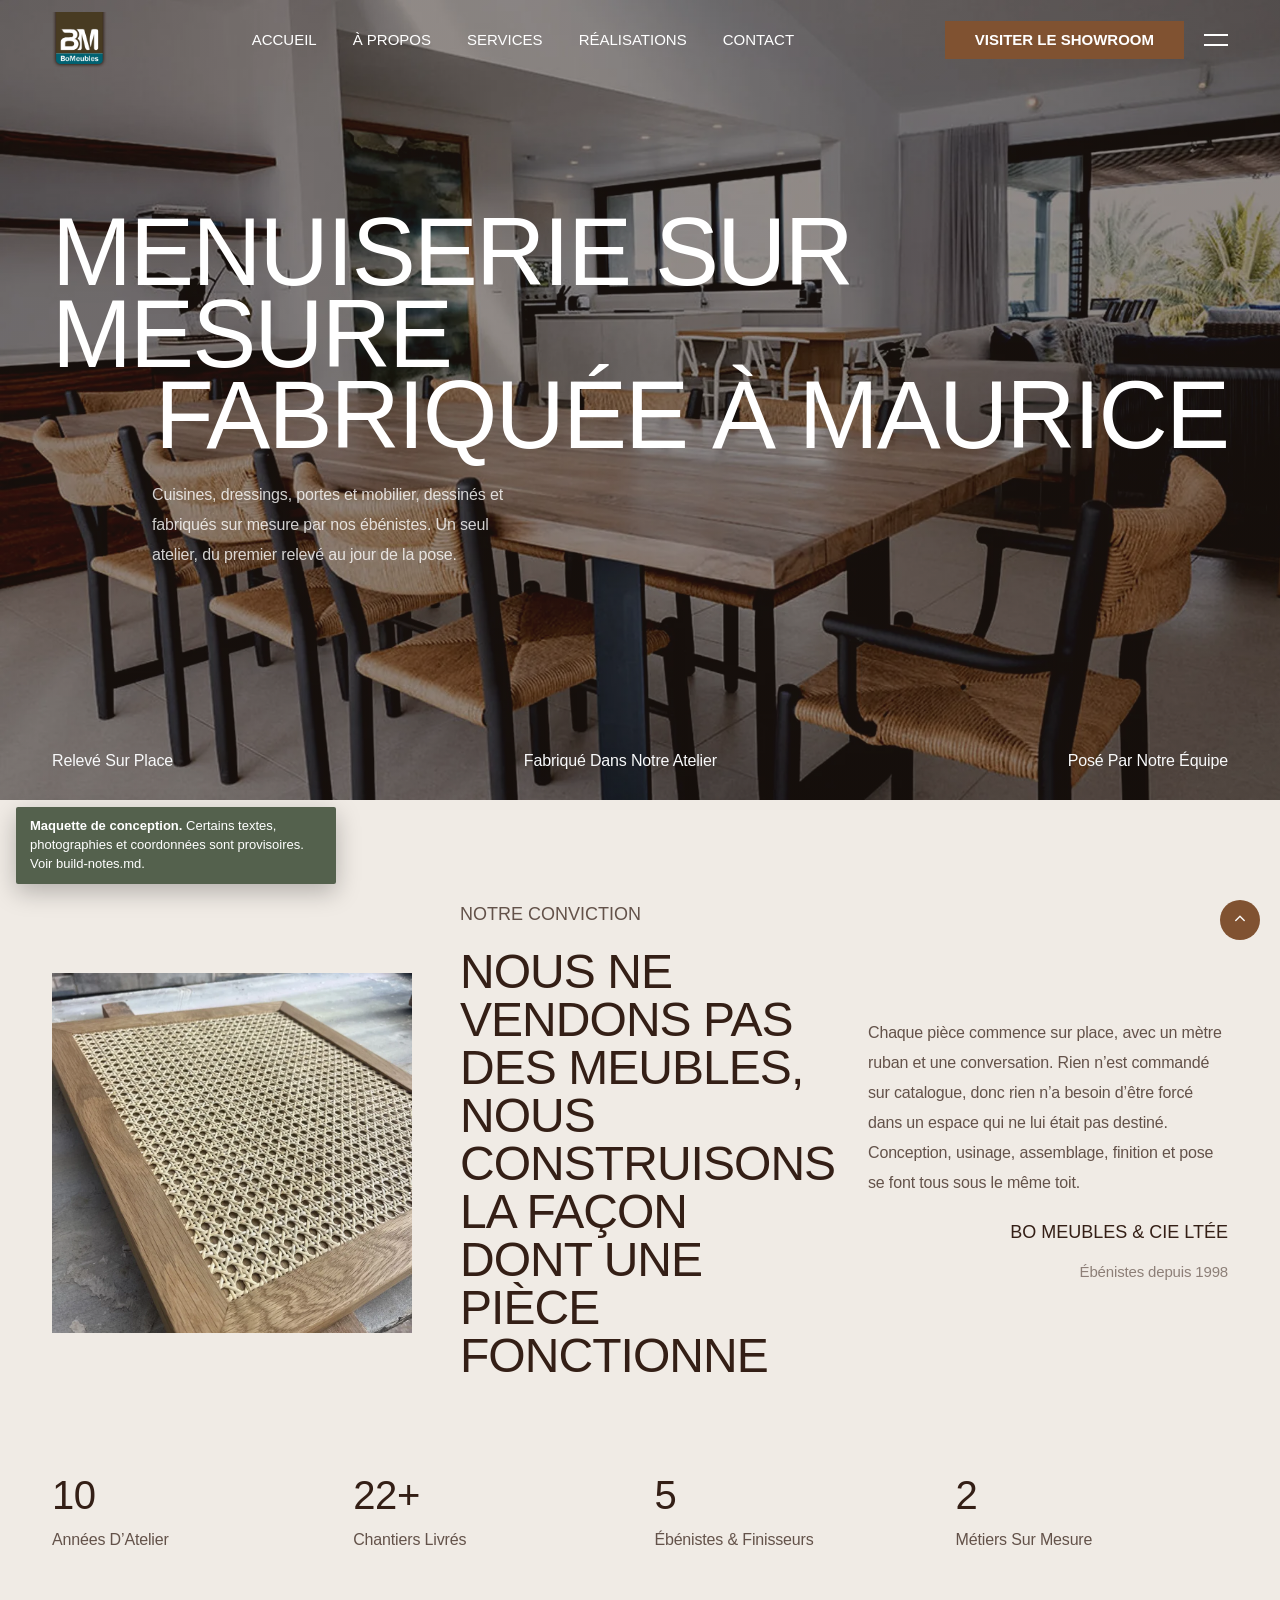
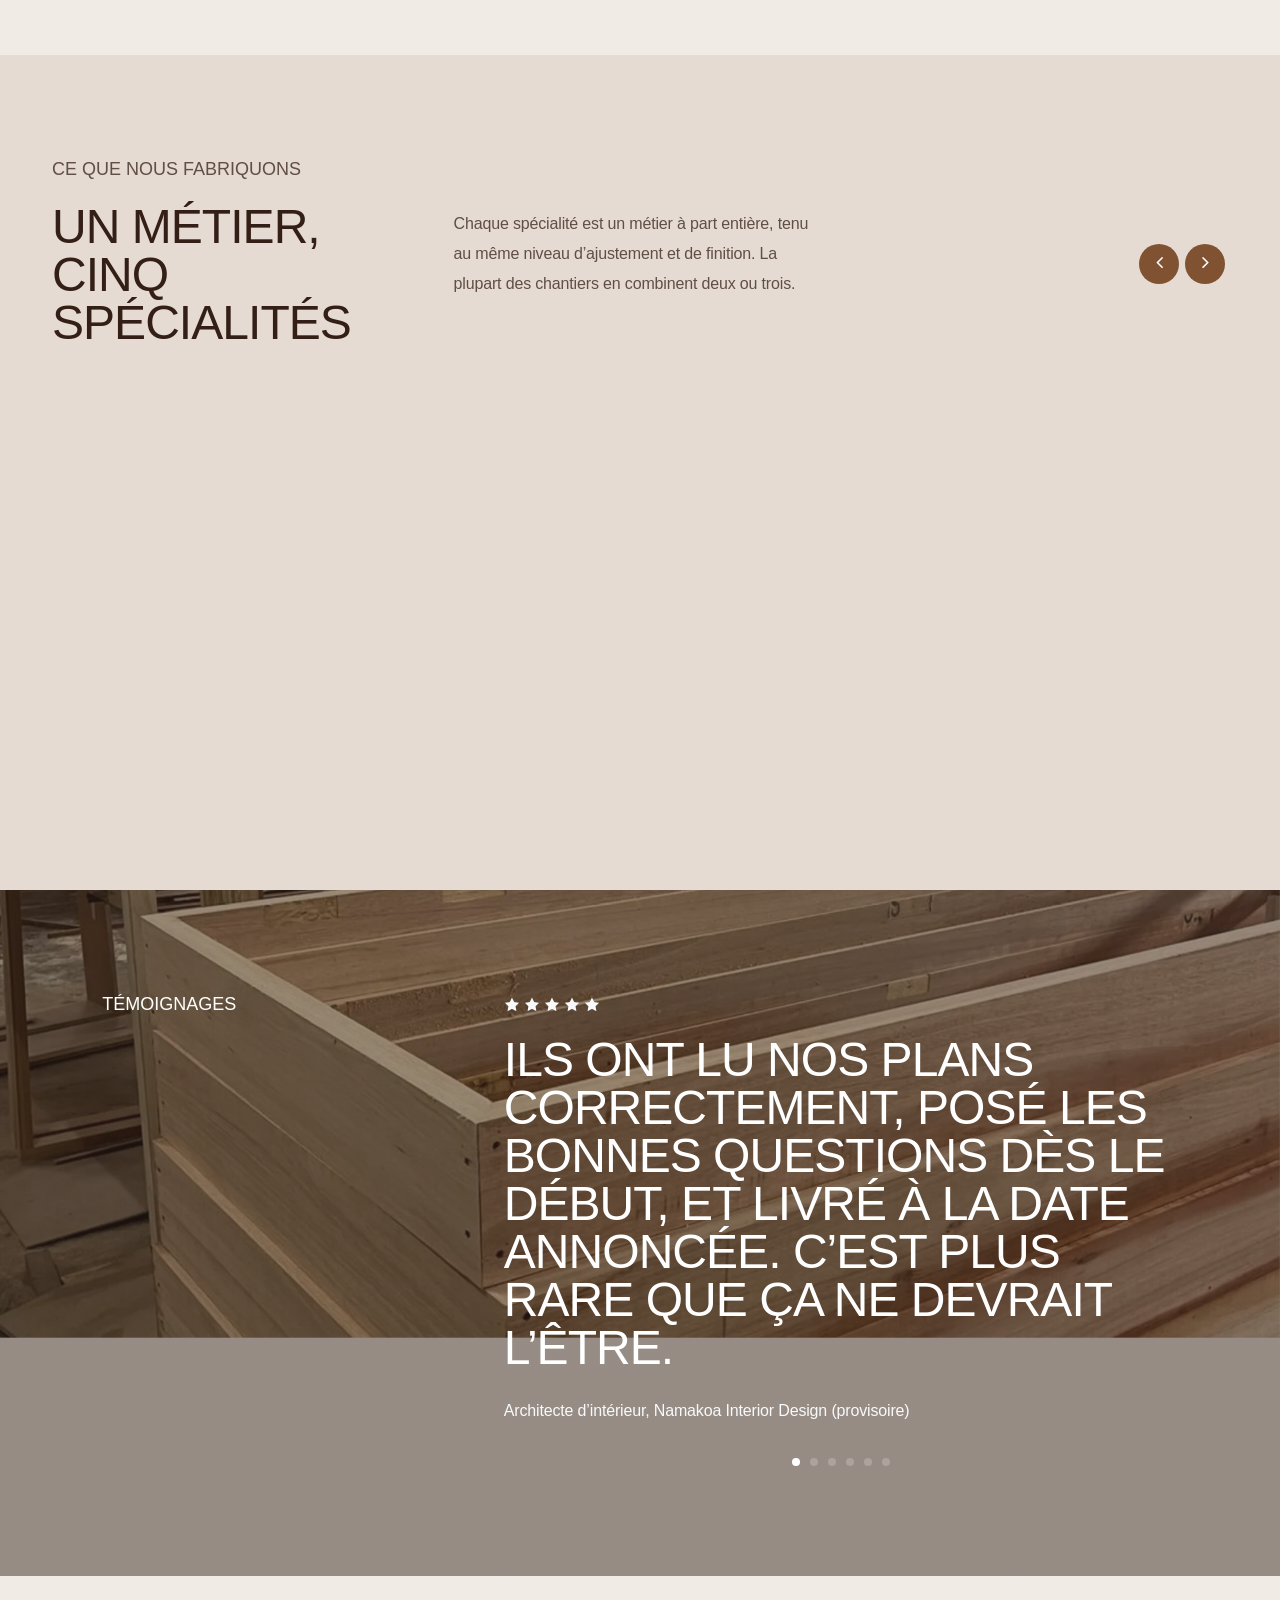
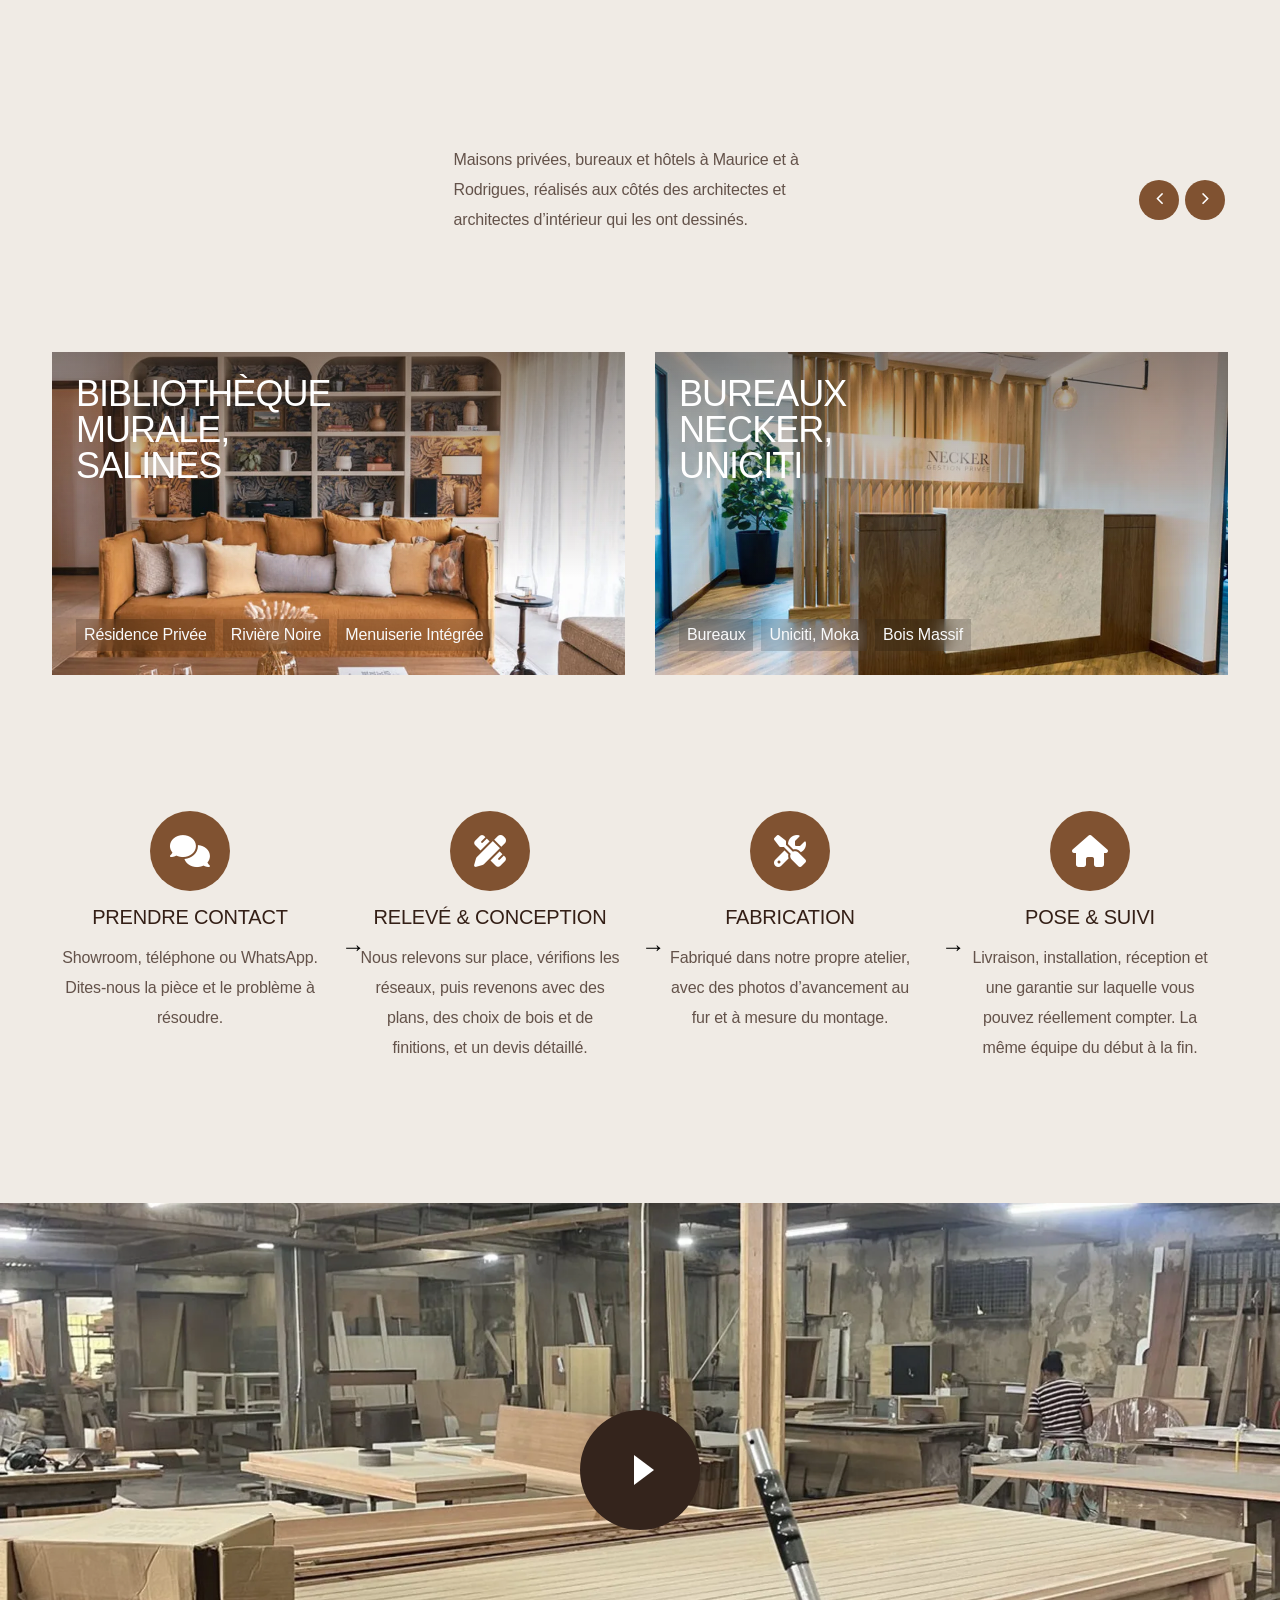
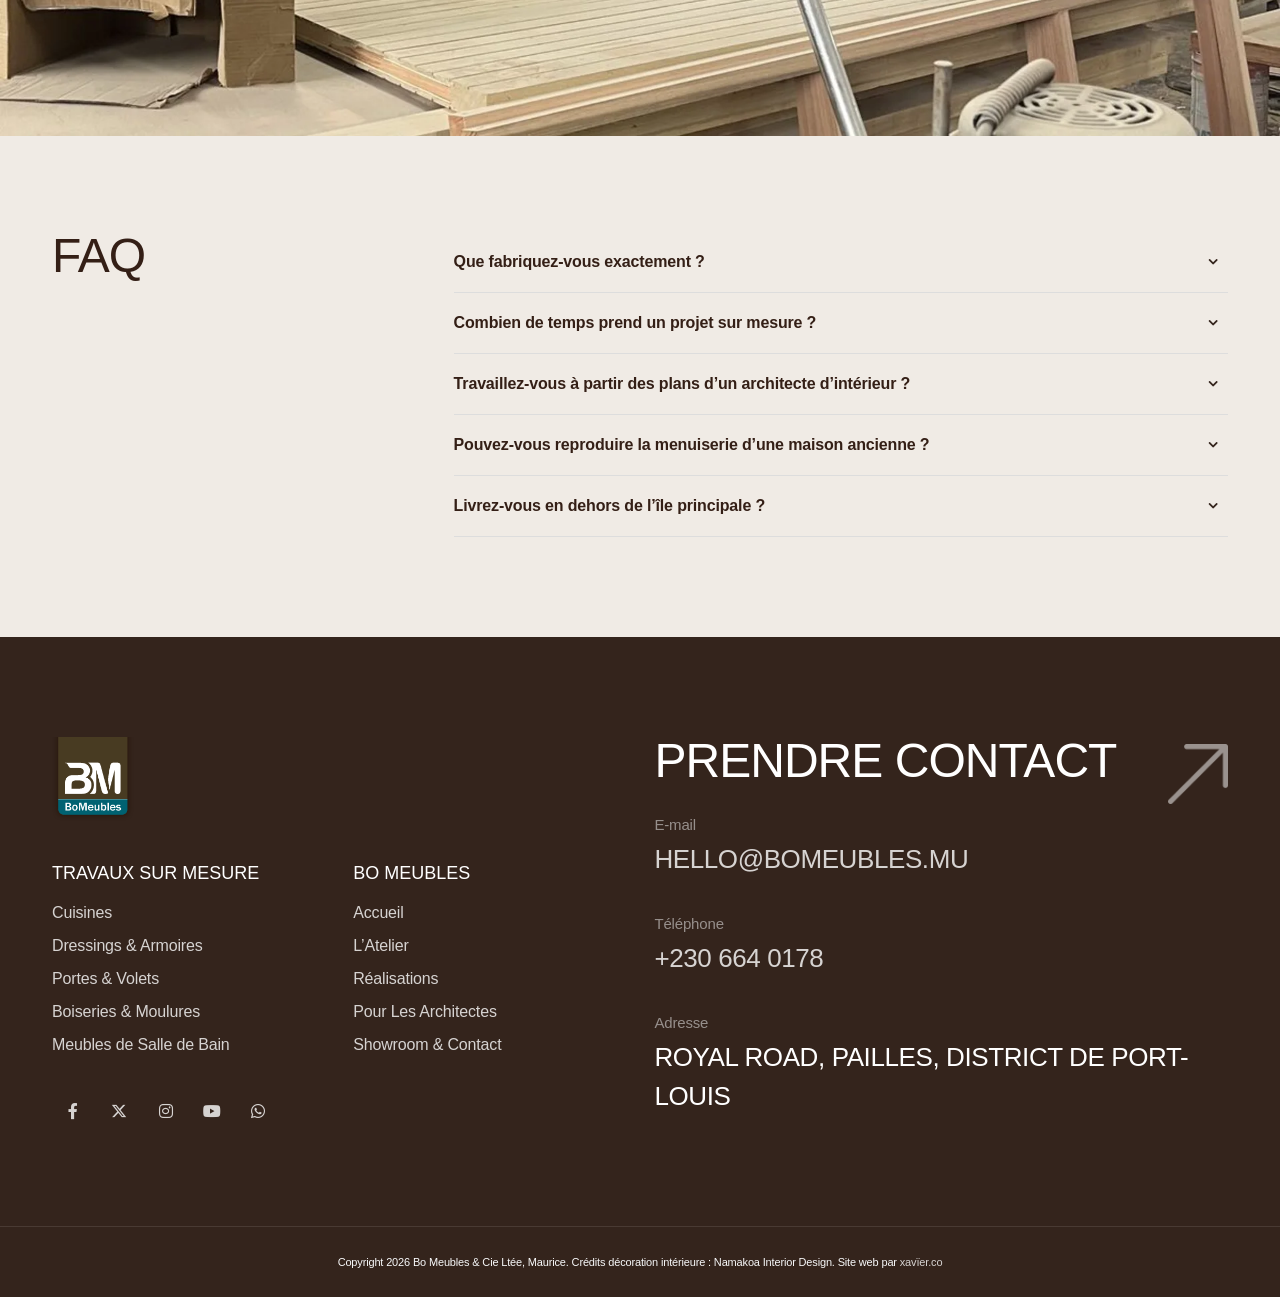
<file: index.html>
<!DOCTYPE html>
<html lang="fr">

<head>
    <title>Bo Meubles | Menuiserie et mobilier sur mesure, Maurice</title>
    <link rel="icon" href="images/favicon-32.png" type="image/png">
    <link rel="apple-touch-icon" href="images/apple-touch-icon.png">
    <meta content="text/html;charset=utf-8" http-equiv="Content-Type">
    <meta content="width=device-width, initial-scale=1.0" name="viewport" >
    <meta content="Mauritian cabinetmakers building bespoke kitchens, dressings, doors and furniture for homes, offices and hotels. Designed, made and fitted in house." name="description" >
    <meta content="bespoke furniture Mauritius, made to measure kitchens, cabinetmaker, joinery, dressings, wardrobes" name="keywords" >
    <meta content="Bo Meubles &amp; Cie Ltee" name="author" >
    <!-- CSS Files
    ================================================== -->
    <link href="css/bootstrap.min.css" rel="stylesheet" type="text/css" id="bootstrap">
    <link href="css/plugins.css" rel="stylesheet" type="text/css" >
    <link href="css/swiper.css" rel="stylesheet" type="text/css" >
    <link href="css/style.css" rel="stylesheet" type="text/css" >
    <link href="css/coloring.css" rel="stylesheet" type="text/css" >
    <!-- color scheme -->
    <link id="colors" href="css/colors/scheme-01.css" rel="stylesheet" type="text/css">
    <link href="css/bo-meubles.css" rel="stylesheet" type="text/css">

</head>

<body>

        <a class="skip-link" href="#main-content">Aller au contenu</a>

        <!-- Mockup banner. Remove this div and the .mock-note rule at build. -->
        <div class="mock-note"><strong>Maquette de conception.</strong> Certains textes, photographies et coordonnées sont provisoires. Voir build-notes.md.</div>

        <!-- header begin -->
        <header class="transparent">
            <div class="container">
                <div class="row">
                    <div class="col-md-12">
                        <div class="de-flex sm-pt10">
                            <div class="de-flex-col">
                                <!-- logo begin -->
                                <div id="logo">
                                    <a href="index.html">
                                        <img class="logo-main" src="images/logo-bm.png" alt="Bo Meubles" >
                                        <img class="logo-scroll" src="images/logo-bm.png" alt="Bo Meubles" >
                                        <img class="logo-mobile" src="images/logo-bm.png" alt="Bo Meubles" >
                                    </a>
                                </div>
                                <!-- logo end -->
                            </div>
                            <div class="de-flex-col header-col-mid">
                                <!-- mainemenu begin -->
                                <ul id="mainmenu">
                                    <li><a class="menu-item" href="index.html">Accueil</a></li>
                                    <li><a class="menu-item" href="about.html">À Propos</a></li>
                                    <li><a class="menu-item" href="services.html">Services</a></li>
                                    <li><a class="menu-item" href="projects.html">Réalisations</a></li>
                                    <li><a class="menu-item" href="contact.html">Contact</a></li>
                                </ul>
                                <!-- mainmenu end -->
                            </div>
                            <div class="de-flex-col">
                                <div class="menu_side_area">
                                    <a href="contact.html" class="btn-main fx-slide"><span>Visiter le Showroom</span></a>
                                    <span id="menu-btn"></span>
                                </div>

                                <div id="btn-extra">
                                    <span></span>
                                    <span></span>
                                </div>
                            </div>
                        </div>
                    </div>
                </div>
            </div>
        </header>
        <!-- header close -->
        
        <!-- content begin -->
        <main id="main-content" tabindex="-1">

            <a href="#" id="back-to-top"></a>
                    
            <!-- page preloader begin -->
            <div id="de-loader"></div>
            <!-- page preloader close -->

            <section id="section-intro" class="section-dark text-light no-top no-bottom position-relative overflow-hidden z-1000">
                <div class="mh-800 relative">
                    <div class="abs">
                        
                    </div>
                    <div class="abs w-80 abs-middle z-2 w-100">
                        <div class="container">
                            <div class="row">
                                <div class="col-lg-12">
                                    <div class="text-start">
                                        <h1 class="fs-sm-10vw mb-0 wow fadeInLeft">Menuiserie Sur Mesure</h1>
                                    </div>
                                    <div class="text-lg-end">
                                        <div class="h1 fs-sm-10vw mb-4 wow fadeInRight" data-wow-delay=".2s">Fabriquée À Maurice</div>
                                    </div>                                    
                                </div>

                                <div class="col-lg-4 offset-lg-1">
                                    <p class="wow fadeInLeft" data-wow-delay=".4s">Cuisines, dressings, portes et mobilier, dessinés et fabriqués sur mesure par nos ébénistes. Un seul atelier, du premier relevé au jour de la pose.</p>
                                </div>
                            </div>
                        </div>
                    </div>

                    <div class="abs w-100 bottom-0 z-2 pb-4 sm-hide">
                        <div class="container">
                            <div class="row">
                                <div class="col-lg-12">
                                    <div class="d-flex justify-content-between">
                                        <div class="wow fadeInRight" data-wow-delay=".8s">
                                            Relevé Sur Place
                                        </div>
                                        <div class="wow fadeInRight" data-wow-delay="1s">
                                            Fabriqué Dans Notre Atelier
                                        </div>
                                        <div class="wow fadeInRight" data-wow-delay="1.2s">
                                            Posé Par Notre Équipe
                                        </div>
                                    </div>
                                </div>
                            </div>
                        </div>
                    </div>

                    <div class="swiper" data-0="transform: scale(1);" data-800="transform: scale(1.5);">
                      <!-- Additional required wrapper -->
                      <div class="swiper-wrapper">
                        <!-- Slides -->
                        <div class="swiper-slide">
                            <div class="swiper-inner" data-bgimage="url(images/slider/1.webp)">
                                <div class="sw-overlay op-5"></div>
                            </div>
                        </div>
                        <!-- Slides -->

                        <!-- Slides -->
                        <div class="swiper-slide">
                            <div class="swiper-inner" data-bgimage="url(images/slider/2.webp)">
                                <div class="sw-overlay op-5"></div>
                            </div>
                        </div>                        
                        <!-- Slides -->

                      </div>

                    </div>
                </div>
            </section>

            <section>
                <div class="container">
                    <div class="row g-4 gx-5 justify-content-end align-items-center">
                        <div class="col-md-4">
                            <div class="relative wow zoomIn overflow-hidden rounded-1">
                                <img src="images/misc/s1.webp" alt="Panneau de cannage tressé serti dans un cadre en chêne massif, sur le sol de l’atelier" class="w-100 rounded-1 wow scaleIn">
                            </div>
                        </div>
                        <div class="col-md-4">
                            <div class="subtitle">Notre Conviction</div>
                            <h2 class="wow fadeInRight" data-wow-delay=".2s">Nous ne vendons pas des meubles, nous construisons la façon dont une pièce fonctionne</h2>
                        </div>
                        <div class="col-md-4">
                            <p class="wow fadeInRight" data-wow-delay=".4s">Chaque pièce commence sur place, avec un mètre ruban et une conversation. Rien n’est commandé sur catalogue, donc rien n’a besoin d’être forcé dans un espace qui ne lui était pas destiné. Conception, usinage, assemblage, finition et pose se font tous sous le même toit.</p>
                            <div class="text-end wow fadeInRight" data-wow-delay=".6s">
                                <h3 class="hs-5">Bo Meubles &amp; Cie Ltée</h3>
                                <div class="fs-15 op-7">Ébénistes depuis 1998</div>
                            </div>
                        </div>
                    </div>

                    <div class="spacer-double"></div>

                    <div class="row g-4">
                        <div class="col-md-3 col-sm-6">
                            <div class="de_count wow fadeInRight" data-wow-delay=".0s">
                                <h3 class="fs-40 mb-0"><span class="timer" data-to="27" data-speed="3000">0</span></h3>
                                Années D’Atelier
                            </div>
                        </div>
                        <div class="col-md-3 col-sm-6">
                            <div class="de_count wow fadeInRight" data-wow-delay=".2s">
                                <h3 class="fs-40 mb-0"><span class="timer" data-to="60" data-speed="3000">0</span>+</h3>
                                Chantiers Livrés
                            </div>
                        </div>
                        <div class="col-md-3 col-sm-6">
                            <div class="de_count wow fadeInRight" data-wow-delay=".4s">
                                <h3 class="fs-40 mb-0"><span class="timer" data-to="14" data-speed="3000">0</span></h3>
                                Ébénistes &amp; Finisseurs
                            </div>
                        </div>
                        <div class="col-md-3 col-sm-6">
                            <div class="de_count wow fadeInRight" data-wow-delay=".6s">
                                <h3 class="fs-40 mb-0"><span class="timer" data-to="5" data-speed="3000">0</span></h3>
                                Métiers Sur Mesure
                            </div>
                        </div>
                    </div>
                </div>
            </section>
            
            <section class="bg-color-op-1">
                <div class="container">
                    <div class="row mb-3 g-4 align-items-center justify-content-between">
                        <div class="col-lg-4 wow fadeIn" data-wow-delay=".2s">
                            <div class="subtitle">Ce Que Nous Fabriquons</div>
                            <h2 class="wow fadeInRight">Un Métier, Cinq Spécialités</h2>
                        </div>

                        <div class="col-lg-4">
                            <p>
                                Chaque spécialité est un métier à part entière, tenu au même niveau d’ajustement et de finition. La plupart des chantiers en combinent deux ou trois.
                            </p>
                        </div>

                        <div class="col-lg-4">
                            <div class="relative">
                                <div class="de-custom-nav d-flex flex-end" data-target="#services-carousel">
                                    <div class="d-prev circle"></div>
                                    <div class="d-next circle"></div>
                                </div>
                            </div>
                        </div>
                    </div>
                </div>

                <div class="container-fluid">
                    <div class="row g-4">
                        <div class="col-lg-12">
                            <div id="services-carousel" class="owl-4-cols-center owl-carousel owl-theme wow fadeIn" data-wow-delay=".2s">
                                <div class="item">
                                    <div class="hover">
                                        <div class="relative overflow-hidden">
                                            <div class="d-block relative text-light">
                                                <div class="abs z-4 p-4 pb-0 bottom-0 mb-0">
                                                    <h2 class="fs-40">Cuisines</h2>
                                                </div>
                                                <div class="relative overflow-hidden rounded-1 wow scaleIn" data-wow-duration="1.5s">
                                                    <img src="images/services/3.webp" alt="Cuisine sur mesure avec meubles bas shaker foncés, étagères en bois et évier de ferme" class="w-100 hover-scale-1-2">
                                                </div>
                                                <div class="gradient-edge-bottom h-70"></div>
                                            </div>
                                        </div>
                                    </div>
                                </div>

                                <div class="item">
                                    <div class="hover">
                                        <div class="relative overflow-hidden">
                                            <div class="d-block relative text-light">
                                                <div class="abs z-4 p-4 pb-0 bottom-0 mb-0">
                                                    <h2 class="fs-40">Dressings &amp; Armoires</h2>
                                                </div>
                                                <div class="relative overflow-hidden rounded-1 wow scaleIn" data-wow-duration="1.5s">
                                                    <img src="images/services/4.webp" alt="Étagères de dressing en chêne en cours de fabrication dans l’atelier Bo Meubles" class="w-100 hover-scale-1-2">
                                                </div>
                                                <div class="gradient-edge-bottom h-70"></div>
                                            </div>
                                        </div>
                                    </div>
                                </div>

                                <div class="item">
                                    <div class="hover">
                                        <div class="relative overflow-hidden">
                                            <div class="d-block relative text-light">
                                                <div class="abs z-4 p-4 pb-0 bottom-0 mb-0">
                                                    <h2 class="fs-40">Portes, Volets &amp; Claustras</h2>
                                                </div>
                                                <div class="relative overflow-hidden rounded-1 wow scaleIn" data-wow-duration="1.5s">
                                                    <img src="images/services/5.webp" alt="Volets à lames en bois empilés dans l’atelier, en attente de finition" class="w-100 hover-scale-1-2">
                                                </div>
                                                <div class="gradient-edge-bottom h-70"></div>
                                            </div>
                                        </div>
                                    </div>
                                </div>

                                <div class="item">
                                    <div class="hover">
                                        <div class="relative overflow-hidden">
                                            <div class="d-block relative text-light">
                                                <div class="abs z-4 p-4 pb-0 bottom-0 mb-0">
                                                    <h2 class="fs-40">Boiseries &amp; Moulures</h2>
                                                </div>
                                                <div class="relative overflow-hidden rounded-1 wow scaleIn" data-wow-duration="1.5s">
                                                    <img src="images/services/6.webp" alt="Chambre avec un mur de tête de lit à lattes de bois toute hauteur" class="w-100 hover-scale-1-2">
                                                </div>
                                                <div class="gradient-edge-bottom h-70"></div>
                                            </div>
                                        </div>
                                    </div>
                                </div>

                                <div class="item">
                                    <div class="hover">
                                        <div class="relative overflow-hidden">
                                            <div class="d-block relative text-light">
                                                <div class="abs z-4 p-4 pb-0 bottom-0 mb-0">
                                                    <h2 class="fs-40">Meubles de Salle de Bain</h2>
                                                </div>
                                                <div class="relative overflow-hidden rounded-1 wow scaleIn" data-wow-duration="1.5s">
                                                    <img src="images/services/1.webp" alt="Meuble vasque de salle de bain en bois avec vasque à poser blanche" class="w-100 hover-scale-1-2">
                                                </div>
                                                <div class="gradient-edge-bottom h-70"></div>
                                            </div>
                                        </div>
                                    </div>
                                </div>

                                <div class="item">
                                    <div class="hover">
                                        <div class="relative overflow-hidden">
                                            <div class="d-block relative text-light">
                                                <div class="abs z-4 p-4 pb-0 bottom-0 mb-0">
                                                    <h2 class="fs-40">Agencements Professionnels</h2>
                                                </div>
                                                <div class="relative overflow-hidden rounded-1 wow scaleIn" data-wow-duration="1.5s">
                                                    <img src="images/services/2.webp" alt="Banque d’accueil en pierre et bois derrière un claustra à lattes" class="w-100 hover-scale-1-2">
                                                </div>
                                                <div class="gradient-edge-bottom h-70"></div>
                                            </div>
                                        </div>
                                    </div>
                                </div>

                            </div>                            
                        </div>
                    </div>
                </div>
            </section>

            <section class="text-light jarallax">
                <img src="images/background/1.webp" alt="Piles de bois débité à l’intérieur de l’atelier Bo Meubles" class="jarallax-img">
                <div class="sw-overlay op-6"></div>
                <div class="container relative z-2">
                    <div class="row g-4 justify-content-center">
                        <div class="col-md-4">
                            <div class="subtitle">
                                Témoignages
                            </div>
                        </div>
                        <div class="col-md-7">
                            <div class="owl-single-dots owl-carousel owl-theme">
                                <div class="item">
                                    <span class="d-stars d-block mb-3">
                                        <i class="icofont-star"></i>
                                        <i class="icofont-star"></i>
                                        <i class="icofont-star"></i>
                                        <i class="icofont-star"></i>
                                        <i class="icofont-star"></i>
                                    </span>
                                    <h2 class="mb-4">Ils ont lu nos plans correctement, posé les bonnes questions dès le début, et livré à la date annoncée. C’est plus rare que ça ne devrait l’être.</h2>
                                    <span>Architecte d’intérieur, Namakoa Interior Design (provisoire)</span>
                                </div>
                                <div class="item">
                                    <span class="d-stars d-block mb-3">
                                        <i class="icofont-star"></i>
                                        <i class="icofont-star"></i>
                                        <i class="icofont-star"></i>
                                        <i class="icofont-star"></i>
                                        <i class="icofont-star"></i>
                                    </span>
                                    <h2 class="mb-4">Notre cuisine a un angle difficile dans un coin. Personne d’autre ne voulait y toucher. Bo Meubles en a fait un parti pris.</h2>
                                    <span>Client privé, Rivière Noire (provisoire)</span>
                                </div>
                                <div class="item">
                                    <span class="d-stars d-block mb-3">
                                        <i class="icofont-star"></i>
                                        <i class="icofont-star"></i>
                                        <i class="icofont-star"></i>
                                        <i class="icofont-star"></i>
                                        <i class="icofont-star"></i>
                                    </span>
                                    <h2 class="mb-4">Ils ont fabriqué le bar à Maurice, l’ont expédié à Rodrigues et l’ont posé eux-mêmes. Tout le chantier tenait en un seul numéro de téléphone.</h2>
                                    <span>Responsable d’exploitation, Tekoma Boutik Hotel (provisoire)</span>
                                </div>
                                <div class="item">
                                    <span class="d-stars d-block mb-3">
                                        <i class="icofont-star"></i>
                                        <i class="icofont-star"></i>
                                        <i class="icofont-star"></i>
                                        <i class="icofont-star"></i>
                                        <i class="icofont-star"></i>
                                    </span>
                                    <h2 class="mb-4">Les plans d’exécution sont revenus cotés et dans les délais, si bien que le planning de chantier n’a jamais glissé à cause de la menuiserie.</h2>
                                    <span>Architecte du projet, Moka (provisoire)</span>
                                </div>
                                <div class="item">
                                    <span class="d-stars d-block mb-3">
                                        <i class="icofont-star"></i>
                                        <i class="icofont-star"></i>
                                        <i class="icofont-star"></i>
                                        <i class="icofont-star"></i>
                                        <i class="icofont-star"></i>
                                    </span>
                                    <h2 class="mb-4">Deux ans après, chaque tiroir se ferme comme au premier jour. C’est exactement ce que nous avons payé.</h2>
                                    <span>Client privé, Mont Choisy (provisoire)</span>
                                </div>
                                <div class="item">
                                    <span class="d-stars d-block mb-3">
                                        <i class="icofont-star"></i>
                                        <i class="icofont-star"></i>
                                        <i class="icofont-star"></i>
                                        <i class="icofont-star"></i>
                                        <i class="icofont-star"></i>
                                    </span>
                                    <h2 class="mb-4">Nous leur avons demandé de reproduire le profil d’une corniche d’une vieille maison coloniale. Ils l’ont usiné et on ne distingue pas le neuf de l’ancien.</h2>
                                    <span>Client privé, Port-Louis (provisoire)</span>
                                </div>
                            </div>
                        </div>
                    </div>
                </div>
            </section>

            <section>
                <div class="container">
                    <div class="row mb-3 g-4 align-items-center justify-content-between">
                        <div class="col-lg-4 wow fadeIn" data-wow-delay=".2s">
                            <div class="subtitle">Réalisations Choisies</div> 
                            <h2 class="mb-2 wow fadeInRight">Les Chantiers Qui Nous Ont Le Plus Demandé</h2>
                        </div>
                        <div class="col-lg-4">
                            <p>
                                Maisons privées, bureaux et hôtels à Maurice et à Rodrigues, réalisés aux côtés des architectes et architectes d’intérieur qui les ont dessinés.
                            </p>
                        </div>
                        <div class="col-lg-4">
                            <div class="relative">
                                <div class="de-custom-nav d-flex flex-end" data-target="#projects-carousel">
                                    <div class="d-prev circle"></div>
                                    <div class="d-next circle"></div>
                                </div>
                            </div>
                        </div>
                        <div class="col-lg-12">
                            <div id="projects-carousel" class="owl-carousel owl-theme owl-2-cols">
                                <div class="item">
                                    <div class="hover">
                                        <div class="relative overflow-hidden">
                                            <a href="projects.html" class="d-block hover relative text-light">
                                                <img src="images/misc/up-right-arrow.webp" class="abs w-80px p-20 z-2 top-0 end-0 p-4 hover-op-1" alt="">
                                                <div class="abs w-50 z-4 p-4 mb-0">
                                                    <h2 class="fs-36">Bibliothèque Murale, Salines</h2>
                                                </div>
                                                <div class="relative overflow-hidden rounded-1 wow scaleIn" data-wow-duration="1.5s">
                                                    <img src="images/projects-wide/1.webp" alt="Bibliothèque murale intégrée en arche avec éclairage incorporé, derrière un canapé rouille" class="w-100 hover-scale-1-2">
                                                </div>
                                                <div class="gradient-edge-top op-5 h-70"></div>
                                                <div class="extra-text abs lh-1 m-4 bottom-0 z-4 d-flex">
                                                    <div class="bg-blur p-2 me-2">Résidence Privée</div>
                                                    <div class="bg-blur p-2 me-2">Rivière Noire</div>
                                                    <div class="bg-blur p-2 me-2">Menuiserie Intégrée</div>
                                                </div>
                                            </a>
                                        </div>
                                    </div>                            
                                </div>

                                <div class="item">
                                    <div class="hover">
                                        <div class="relative overflow-hidden">
                                            <a href="projects.html" class="d-block hover relative text-light">
                                                <img src="images/misc/up-right-arrow.webp" class="abs w-80px p-20 z-2 top-0 end-0 p-4 hover-op-1" alt="">
                                                <div class="abs w-50 z-4 p-4 mb-0">
                                                    <h2 class="fs-36">Bureaux Necker, Uniciti</h2>
                                                </div>
                                                <div class="relative overflow-hidden rounded-1 wow scaleIn" data-wow-duration="1.5s">
                                                    <img src="images/projects-wide/2.webp" alt="Banque d’accueil en pierre et bois derrière un claustra à lattes, aux bureaux Necker" class="w-100 hover-scale-1-2">
                                                </div>
                                                <div class="gradient-edge-top op-5 h-70"></div>
                                                <div class="extra-text abs lh-1 m-4 bottom-0 z-4 d-flex">
                                                    <div class="bg-blur p-2 me-2">Bureaux</div>
                                                    <div class="bg-blur p-2 me-2">Uniciti, Moka</div>
                                                    <div class="bg-blur p-2 me-2">Bois Massif</div>
                                                </div>
                                            </a>
                                        </div>
                                    </div>                            
                                </div>

                                <div class="item">
                                    <div class="hover">
                                        <div class="relative overflow-hidden">
                                            <a href="projects.html" class="d-block hover relative text-light">
                                                <img src="images/misc/up-right-arrow.webp" class="abs w-80px p-20 z-2 top-0 end-0 p-4 hover-op-1" alt="">
                                                <div class="abs w-50 z-4 p-4 mb-0">
                                                    <h2 class="fs-36">Tekoma Boutik Hotel</h2>
                                                </div>
                                                <div class="relative overflow-hidden rounded-1 wow scaleIn" data-wow-duration="1.5s">
                                                    <img src="images/projects-wide/3.webp" alt="Bar d’hôtel avec comptoir en bois foncé et suspensions tressées, au Tekoma" class="w-100 hover-scale-1-2">
                                                </div>
                                                <div class="gradient-edge-top op-5 h-70"></div>
                                                <div class="extra-text abs lh-1 m-4 bottom-0 z-4 d-flex">
                                                    <div class="bg-blur p-2 me-2">Hôtellerie</div>
                                                    <div class="bg-blur p-2 me-2">Rodrigues</div>
                                                    <div class="bg-blur p-2 me-2">Expédié &amp; Posé</div>
                                                </div>
                                            </a>
                                        </div>
                                    </div>                            
                                </div>

                                <div class="item">
                                    <div class="hover">
                                        <div class="relative overflow-hidden">
                                            <a href="projects.html" class="d-block hover relative text-light">
                                                <img src="images/misc/up-right-arrow.webp" class="abs w-80px p-20 z-2 top-0 end-0 p-4 hover-op-1" alt="">
                                                <div class="abs w-50 z-4 p-4 mb-0">
                                                    <h2 class="fs-36">The Water Club, La Balise</h2>
                                                </div>
                                                <div class="relative overflow-hidden rounded-1 wow scaleIn" data-wow-duration="1.5s">
                                                    <img src="images/projects-wide/4.webp" alt="Séjour ouvert avec menuiserie intégrée et bureau encastré en bois" class="w-100 hover-scale-1-2">
                                                </div>
                                                <div class="gradient-edge-top op-5 h-70"></div>
                                                <div class="extra-text abs lh-1 m-4 bottom-0 z-4 d-flex">
                                                    <div class="bg-blur p-2 me-2">Hôtellerie</div>
                                                    <div class="bg-blur p-2 me-2">La Balise Marina</div>
                                                    <div class="bg-blur p-2 me-2">Cuisines Équipées</div>
                                                </div>
                                            </a>
                                        </div>
                                    </div>                            
                                </div>

                                <div class="item">
                                    <div class="hover">
                                        <div class="relative overflow-hidden">
                                            <a href="projects.html" class="d-block hover relative text-light">
                                                <img src="images/misc/up-right-arrow.webp" class="abs w-80px p-20 z-2 top-0 end-0 p-4 hover-op-1" alt="">
                                                <div class="abs w-50 z-4 p-4 mb-0">
                                                    <h2 class="fs-36">Boiseries, Mont Choisy</h2>
                                                </div>
                                                <div class="relative overflow-hidden rounded-1 wow scaleIn" data-wow-duration="1.5s">
                                                    <img src="images/projects-wide/5.webp" alt="Chambre avec tête de lit en lattes de bois à Mont Choisy" class="w-100 hover-scale-1-2">
                                                </div>
                                                <div class="gradient-edge-top op-5 h-70"></div>
                                                <div class="extra-text abs lh-1 m-4 bottom-0 z-4 d-flex">
                                                    <div class="bg-blur p-2 me-2">Résidence Privée</div>
                                                    <div class="bg-blur p-2 me-2">Mont Choisy</div>
                                                    <div class="bg-blur p-2 me-2">Boiseries</div>
                                                </div>
                                            </a>
                                        </div>
                                    </div>                            
                                </div>

                                <div class="item">
                                    <div class="hover">
                                        <div class="relative overflow-hidden">
                                            <a href="projects.html" class="d-block hover relative text-light">
                                                <img src="images/misc/up-right-arrow.webp" class="abs w-80px p-20 z-2 top-0 end-0 p-4 hover-op-1" alt="">
                                                <div class="abs w-50 z-4 p-4 mb-0">
                                                    <h2 class="fs-36">Claustra de Séparation, Moka</h2>
                                                </div>
                                                <div class="relative overflow-hidden rounded-1 wow scaleIn" data-wow-duration="1.5s">
                                                    <img src="images/projects-wide/6.webp" alt="Chambre avec un claustra en lattes de bois séparant le coin nuit du dressing" class="w-100 hover-scale-1-2">
                                                </div>
                                                <div class="gradient-edge-top op-5 h-70"></div>
                                                <div class="extra-text abs lh-1 m-4 bottom-0 z-4 d-flex">
                                                    <div class="bg-blur p-2 me-2">Résidence Privée</div>
                                                    <div class="bg-blur p-2 me-2">Moka</div>
                                                    <div class="bg-blur p-2 me-2">Claustras &amp; Dressing</div>
                                                </div>
                                            </a>
                                        </div>
                                    </div>                            
                                </div>


                            </div>
                        </div>
                    </div>
                </div>
            </section>


            <section class="pt-0">
              <div class="container">
                <div class="row justify-content-center">
                  <div class="col-6 col-md-3 de-step de-step-arrow wow fadeInRight" data-wow-delay=".3s">
                    <div class="de-step-icon">
                      <i class="fas fa-comments fa-2x"></i>
                    </div>
                    <h2 class="hs-4">Prendre Contact</h2>
                    <p>Showroom, téléphone ou WhatsApp. Dites-nous la pièce et le problème à résoudre.</p>
                  </div>
                  <div class="col-6 col-md-3 de-step de-step-arrow wow fadeInRight" data-wow-delay=".6s">
                    <div class="de-step-icon">
                      <i class="fas fa-pencil-ruler fa-2x"></i>
                    </div>
                    <h2 class="hs-4">Relevé &amp; Conception</h2>
                    <p>Nous relevons sur place, vérifions les réseaux, puis revenons avec des plans, des choix de bois et de finitions, et un devis détaillé.</p>
                  </div>
                  <div class="col-6 col-md-3 de-step de-step-arrow wow fadeInRight" data-wow-delay=".9s">
                    <div class="de-step-icon">
                      <i class="fas fa-tools fa-2x"></i>
                    </div>
                    <h2 class="hs-4">Fabrication</h2>
                    <p>Fabriqué dans notre propre atelier, avec des photos d’avancement au fur et à mesure du montage.</p>
                  </div>
                  <div class="col-6 col-md-3 de-step wow fadeInRight" data-wow-delay="1.2s">
                    <div class="de-step-icon">
                      <i class="fas fa-home fa-2x"></i>
                    </div>
                    <h2 class="hs-4">Pose &amp; Suivi</h2>
                    <p>Livraison, installation, réception et une garantie sur laquelle vous pouvez réellement compter. La même équipe du début à la fin.</p>
                  </div>
                </div>
              </div>
            </section>


            <section aria-label="section" class="p-0 relative overflow-hidden">
                <div class="container-fluid">
                    <div class="row">
                        <div class="col-lg-12">
                            <a class="d-block hover popup-youtube" href="https://www.youtube.com/watch?v=C6rf51uHWJg" data-bottom-top="transform: scale(1);" data-top-bottom="transform: scale(1.5);">
                                <div class="relative overflow-hidden">
                                    <div class="absolute start-0 w-100 abs-middle fs-36 text-white text-center z-2">
                                        <div class="player bg-dark border-0 circle wow scaleIn"><span></span></div>
                                    </div> 
                                    <div class="absolute w-100 h-100 top-0 bg-dark hover-op-05"></div>
                                    <img src="images/background/2.webp" alt="La halle principale de l’atelier, avec établis et machines" class="w-100">
                                </div>
                            </a>
                        </div>
                    </div>
                </div>
            </section>

            <section class="pt-0">
                <div class="container">
                    <div class="row">
                        <div class="col-lg-12">
                            <div class="border-top-2-black mb-5 pb-5"></div>
                        </div>
                    </div>

                    <div class="row g-4">
                        <div class="col-lg-4">
                            <h2 class="wow fadeInRight">FAQ</h2>
                        </div>

                        <div class="col-lg-8">
                            <div class="accordion wow fadeInRight" data-wow-delay=".2s">
                                <div class="accordion-section">
                                    <div class="accordion-section-title" data-tab="#accordion-a1">
                                        Que fabriquez-vous exactement ?
                                    </div>
                                    <div class="accordion-section-content" id="accordion-a1">
                                        Cuisines, dressings et armoires sur mesure, portes intérieures, volets et claustras, boiseries murales, plinthes et moulures, et meubles de salle de bain. Nous réalisons également des agencements complets pour bureaux et hôtels.
                                    </div>

                                    <div class="accordion-section-title" data-tab="#accordion-a2">
                                        Combien de temps prend un projet sur mesure ?
                                    </div>
                                    <div class="accordion-section-content" id="accordion-a2">
                                        Une armoire encastrée demande généralement quatre à six semaines à partir des plans validés. Une cuisine complète, huit à douze. Les agencements professionnels sont planifiés selon le chantier. Vous recevez une date dès le devis et nous nous y tenons.
                                    </div>

                                    <div class="accordion-section-title" data-tab="#accordion-a3">
                                        Travaillez-vous à partir des plans d’un architecte d’intérieur ?
                                    </div>
                                    <div class="accordion-section-content" id="accordion-a3">
                                        Oui, et c’est ainsi qu’arrive la majorité de nos chantiers professionnels. Nous établissons les plans d’exécution à partir de l’intention de conception, les soumettons pour validation, et ne fabriquons qu’une fois qu’ils sont approuvés.
                                    </div>

                                    <div class="accordion-section-title" data-tab="#accordion-a4">
                                        Pouvez-vous reproduire la menuiserie d’une maison ancienne ?
                                    </div>
                                    <div class="accordion-section-content" id="accordion-a4">
                                        En général, oui. Apportez-nous une photo et, si possible, une chute de plinthe ou de moulure. Nous usinons au profil : reproduire une corniche ou un ancien modèle de porte relève de la routine.
                                    </div>

                                    <div class="accordion-section-title" data-tab="#accordion-a5">
                                        Livrez-vous en dehors de l’île principale ?
                                    </div>
                                    <div class="accordion-section-content" id="accordion-a5">
                                        Oui. Nous avons fabriqué, emballé, expédié et installé un agencement complet de bar et de rangements à Rodrigues. Le fret et l’installation sont chiffrés avec le reste du chantier.
                                    </div>
                                </div>
                            </div>                        
                        </div>
                    </div>
                </div>
            </section>

            <!-- Blog section removed: Bo Meubles has no blog. See build-notes.md. -->
            
            
        </main>
        <!-- content close -->

        <!-- overlay content begin -->
        <div id="extra-wrap" class="bg-dark text-light">
            <div id="btn-close">
                <span></span>
                <span></span>
            </div>

            <div id="extra-content">
                <img src="images/logo-bm.png" alt="Bo Meubles" class="w-150px">

                <div class="spacer-30-line"></div>

                <h4 class="mb-3">Réalisations Choisies</h4>

                <div class="row g-4">
                    <div class="col-lg-6">
                        <div class="hover">
                            <div class="relative overflow-hidden">
                                <a href="projects.html" class="d-block hover relative text-light">
                                    <img src="images/misc/up-right-arrow.webp" class="abs w-40 p-4 z-2 top-0 end-0 p-4 hover-op-1" alt="">
                                    <div class="relative overflow-hidden rounded-1 wow scaleIn" data-wow-duration="1.5s">
                                        <img src="images/projects-wide/1.webp" alt="Bibliothèque murale intégrée en arche avec éclairage incorporé, derrière un canapé rouille" class="w-100 hover-scale-1-2">
                                    </div>
                                    <div class="gradient-edge-top op-5 h-70"></div>
                                </a>
                            </div>
                        </div>                            
                    </div>

                    <div class="col-lg-6">
                        <div class="hover">
                            <div class="relative overflow-hidden">
                                <a href="projects.html" class="d-block hover relative text-light">
                                    <img src="images/misc/up-right-arrow.webp" class="abs w-40 p-4 z-2 top-0 end-0 p-4 hover-op-1" alt="">
                                    <div class="relative overflow-hidden rounded-1 wow scaleIn" data-wow-duration="1.5s">
                                        <img src="images/projects-wide/2.webp" alt="Banque d’accueil en pierre et bois derrière un claustra à lattes, aux bureaux Necker" class="w-100 hover-scale-1-2">
                                    </div>
                                    <div class="gradient-edge-top op-5 h-70"></div>
                                </a>
                            </div>
                        </div>                            
                    </div>

                    <div class="col-lg-6">
                        <div class="hover">
                            <div class="relative overflow-hidden">
                                <a href="projects.html" class="d-block hover relative text-light">
                                    <img src="images/misc/up-right-arrow.webp" class="abs w-40 p-4 z-2 top-0 end-0 p-4 hover-op-1" alt="">
                                    <div class="relative overflow-hidden rounded-1 wow scaleIn" data-wow-duration="1.5s">
                                        <img src="images/projects-wide/3.webp" alt="Bar d’hôtel avec comptoir en bois foncé et suspensions tressées, au Tekoma" class="w-100 hover-scale-1-2">
                                    </div>
                                    <div class="gradient-edge-top op-5 h-70"></div>
                                </a>
                            </div>
                        </div>                            
                    </div>

                    <div class="col-lg-6">
                        <div class="hover">
                            <div class="relative overflow-hidden">
                                <a href="projects.html" class="d-block hover relative text-light">
                                    <img src="images/misc/up-right-arrow.webp" class="abs w-40 p-4 z-2 top-0 end-0 p-4 hover-op-1" alt="">
                                    <div class="relative overflow-hidden rounded-1 wow scaleIn" data-wow-duration="1.5s">
                                        <img src="images/projects-wide/4.webp" alt="Séjour ouvert avec menuiserie intégrée et bureau encastré en bois" class="w-100 hover-scale-1-2">
                                    </div>
                                    <div class="gradient-edge-top op-5 h-70"></div>
                                </a>
                            </div>
                        </div>                            
                    </div>


                </div>

                <div class="spacer-30-line"></div>

                <h4 class="mb-3">Ce Que Nous Fabriquons</h4>

                <ul class="ul-check">
                    <li><a href="services.html">Cuisines</a></li>
                    <li><a href="services.html">Dressings &amp; Armoires</a></li>
                    <li><a href="services.html">Portes, Volets &amp; Claustras</a></li>
                    <li><a href="services.html">Boiseries &amp; Moulures</a></li>
                    <li><a href="services.html">Meubles de Salle de Bain</a></li>
                    <li><a href="services.html">Agencements Professionnels</a></li>
                </ul>


                <div class="spacer-30-line"></div>

                <h4>Nous Contacter</h4>
                <div><i class="icofont-clock-time me-2 id-color"></i>Du lundi au vendredi 08h00 - 16h30, samedi 08h00 - 12h00</div>
                <div><i class="icofont-location-pin me-2 id-color"></i>Royal Road, Pailles, District de Port-Louis</div>
                <div><i class="icofont-envelope me-2 id-color"></i><a href="mailto:hello@bomeubles.mu">hello@bomeubles.mu</a></div>

                <div class="spacer-30-line"></div>

                <h4>À Propos de Bo Meubles</h4>
                <p>Bo Meubles est un ébéniste mauricien. Nous concevons, fabriquons et posons cuisines, dressings, portes, boiseries et mobilier sur mesure pour maisons privées, bureaux et hôtels. Tout est relevé sur place, fabriqué dans notre propre atelier et installé par ceux qui l’ont construit.</p>

                <div class="social-icons">
                    <a href="#"><i class="fa-brands fa-facebook-f"></i></a>
                    <a href="#"><i class="fa-brands fa-x-twitter"></i></a>
                    <a href="#"><i class="fa-brands fa-instagram"></i></a>
                    <a href="#"><i class="fa-brands fa-youtube"></i></a>
                    <a href="https://wa.me/2306640178" aria-label="WhatsApp"><i class="fa-brands fa-whatsapp"></i></a>
                </div>
            </div>
        </div>
        <!-- overlay content end -->
        
        <!-- footer begin -->
        <footer class="text-light section-dark">
            <div class="container">
                <div class="row g-4 justify-content-between">
                    <div class="col-md-6">
                        <img src="images/logo-bm.png" alt="Bo Meubles" class="w-170px mb-2">
                        <div class="spacer-single"></div>
                        <div class="row g-4">
                            <div class="col-md-6">
                                <div class="widget">
                                    <h2 class="hs-5">Travaux Sur Mesure</h2>
                                    <ul>
                                        <li><a href="services.html">Cuisines</a></li>
                                        <li><a href="services.html">Dressings &amp; Armoires</a></li>
                                        <li><a href="services.html">Portes &amp; Volets</a></li>
                                        <li><a href="services.html">Boiseries &amp; Moulures</a></li>
                                        <li><a href="services.html">Meubles de Salle de Bain</a></li>
                                    </ul>
                                </div>
                            </div>

                            <div class="col-md-6">
                                <div class="widget">
                                    <h2 class="hs-5">Bo Meubles</h2>
                                    <ul>
                                        <li><a href="index.html">Accueil</a></li>
                                        <li><a href="about.html">L’Atelier</a></li>
                                        <li><a href="projects.html">Réalisations</a></li>
                                        <li><a href="contact.html">Pour Les Architectes</a></li>
                                        <li><a href="contact.html">Showroom &amp; Contact</a></li>
                                    </ul>
                                </div>
                            </div>
                        </div>


                        <div class="social-icons mb-sm-30 text-center">
                            <a href="#"><i class="fa-brands fa-facebook-f"></i></a>
                            <a href="#"><i class="fa-brands fa-x-twitter"></i></a>
                            <a href="#"><i class="fa-brands fa-instagram"></i></a>
                            <a href="#"><i class="fa-brands fa-youtube"></i></a>
                            <a href="https://wa.me/2306640178" aria-label="WhatsApp"><i class="fa-brands fa-whatsapp"></i></a>
                        </div>
                    </div>

                    <div class="col-md-6">
                        <div class="d-flex align-items-center justify-content-between">
                            <h2>Prendre Contact</h2>
                            <img src="images/ui/up-right-arrow.webp" class="w-60px op-5" alt="">
                        </div>

                        <div class="widget">
                            <div class="op-5 fs-15">E-mail</div>
                            <h3><a href="mailto:hello@bomeubles.mu">hello@bomeubles.mu</a></h3>

                            <div class="spacer-20"></div>      

                            <div class="op-5 fs-15">Téléphone</div>
                            <h3><a href="tel:+2306640178">+230 664 0178</a></h3>

                            <div class="spacer-20"></div>

                            <div class="op-5 fs-15">Adresse</div>
                            <h3>Royal Road, Pailles, District de Port-Louis</h3>

                            <div class="spacer-20"></div>
                      
                        </div>
                    </div>
                </div>
            </div>
            <div class="subfooter">
                <div class="container">
                    <div class="row">
                        <div class="col-md-12 text-center">
                            Copyright 2026 Bo Meubles &amp; Cie Ltée, Maurice. Crédits décoration intérieure : Namakoa Interior Design. Site web par <a href="https://xavïer.co/?ref=bo-meubles">xavïer.co</a>
                        </div>
                    </div>
                </div>
            </div>
        </footer>
        <!-- footer close -->
    
    <!-- Javascript Files
    ================================================== -->
    <script src="js/vendors.js"></script>
    <script src="js/designesia.js"></script>
    <script src="js/bo-meubles.js"></script>
    <script src="js/swiper.js"></script>
    <script src="js/custom-swiper-1.js"></script>

</body>

</html>
</file>
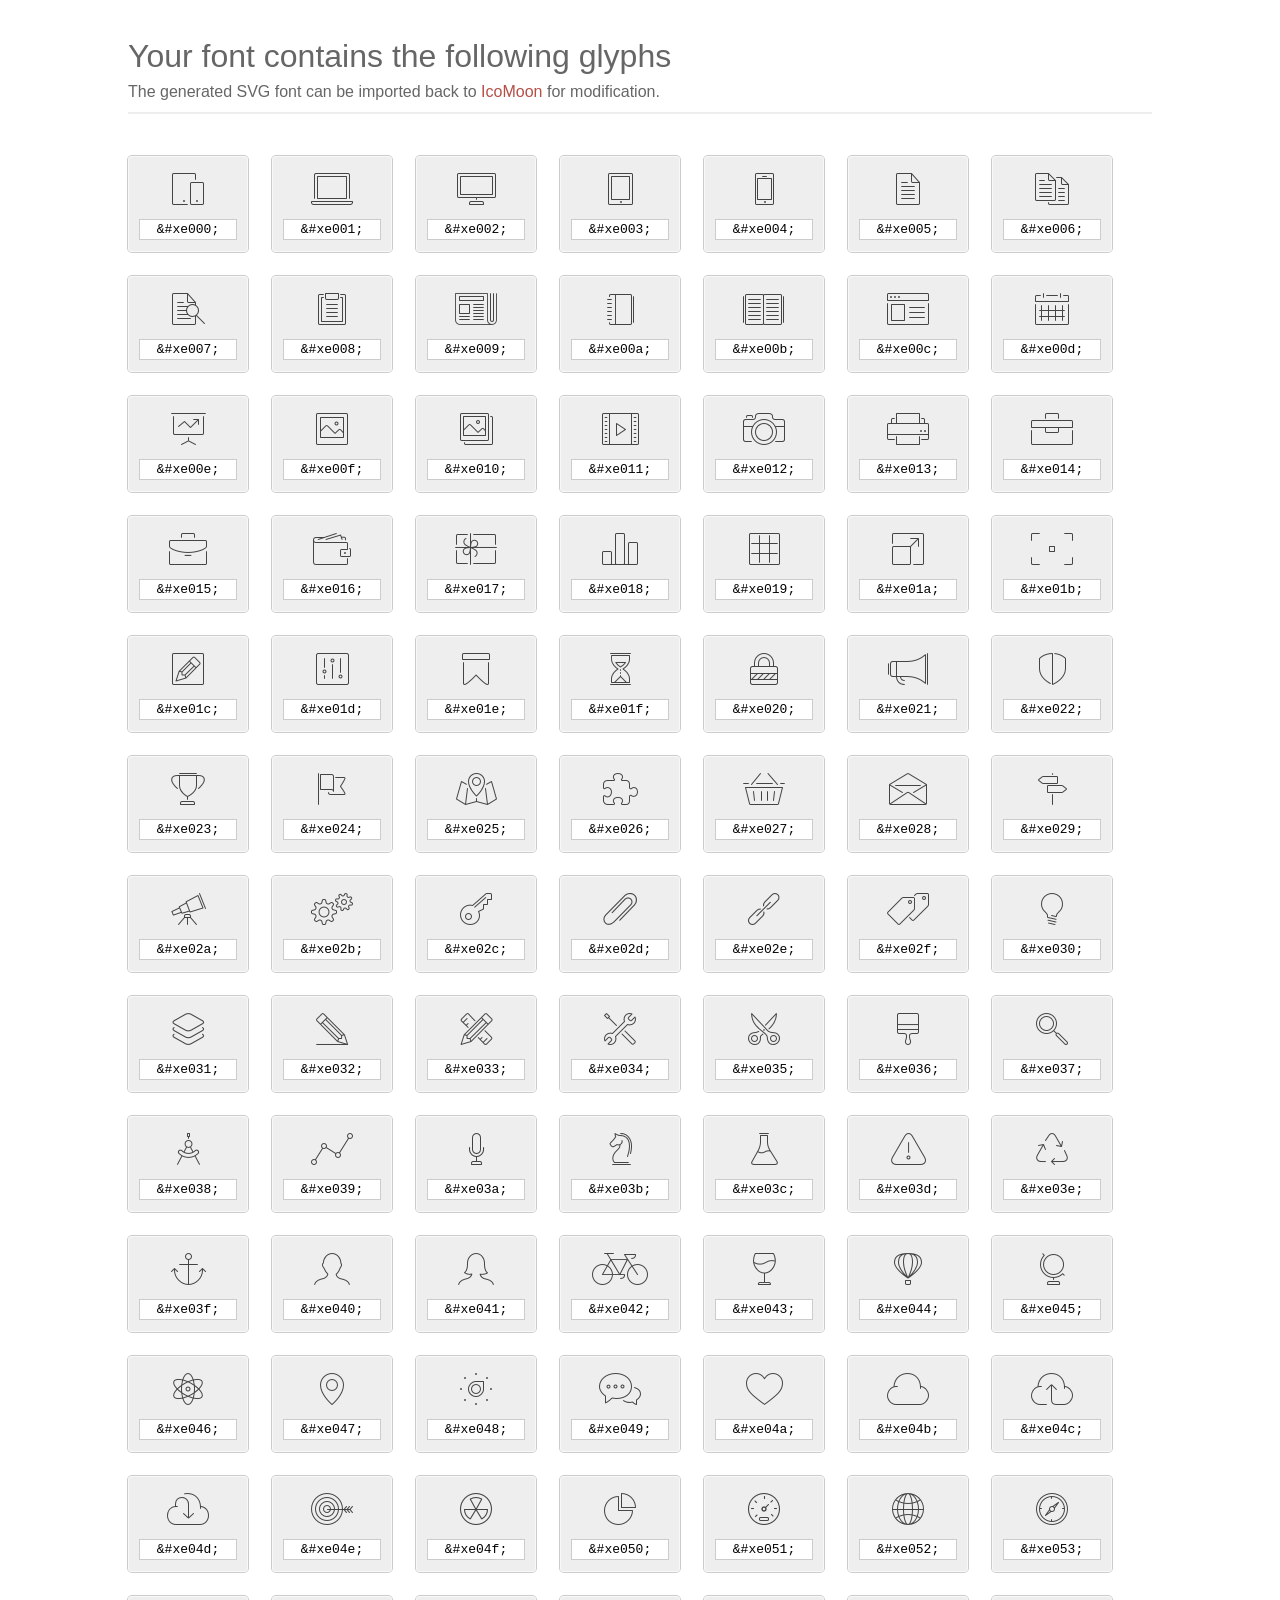
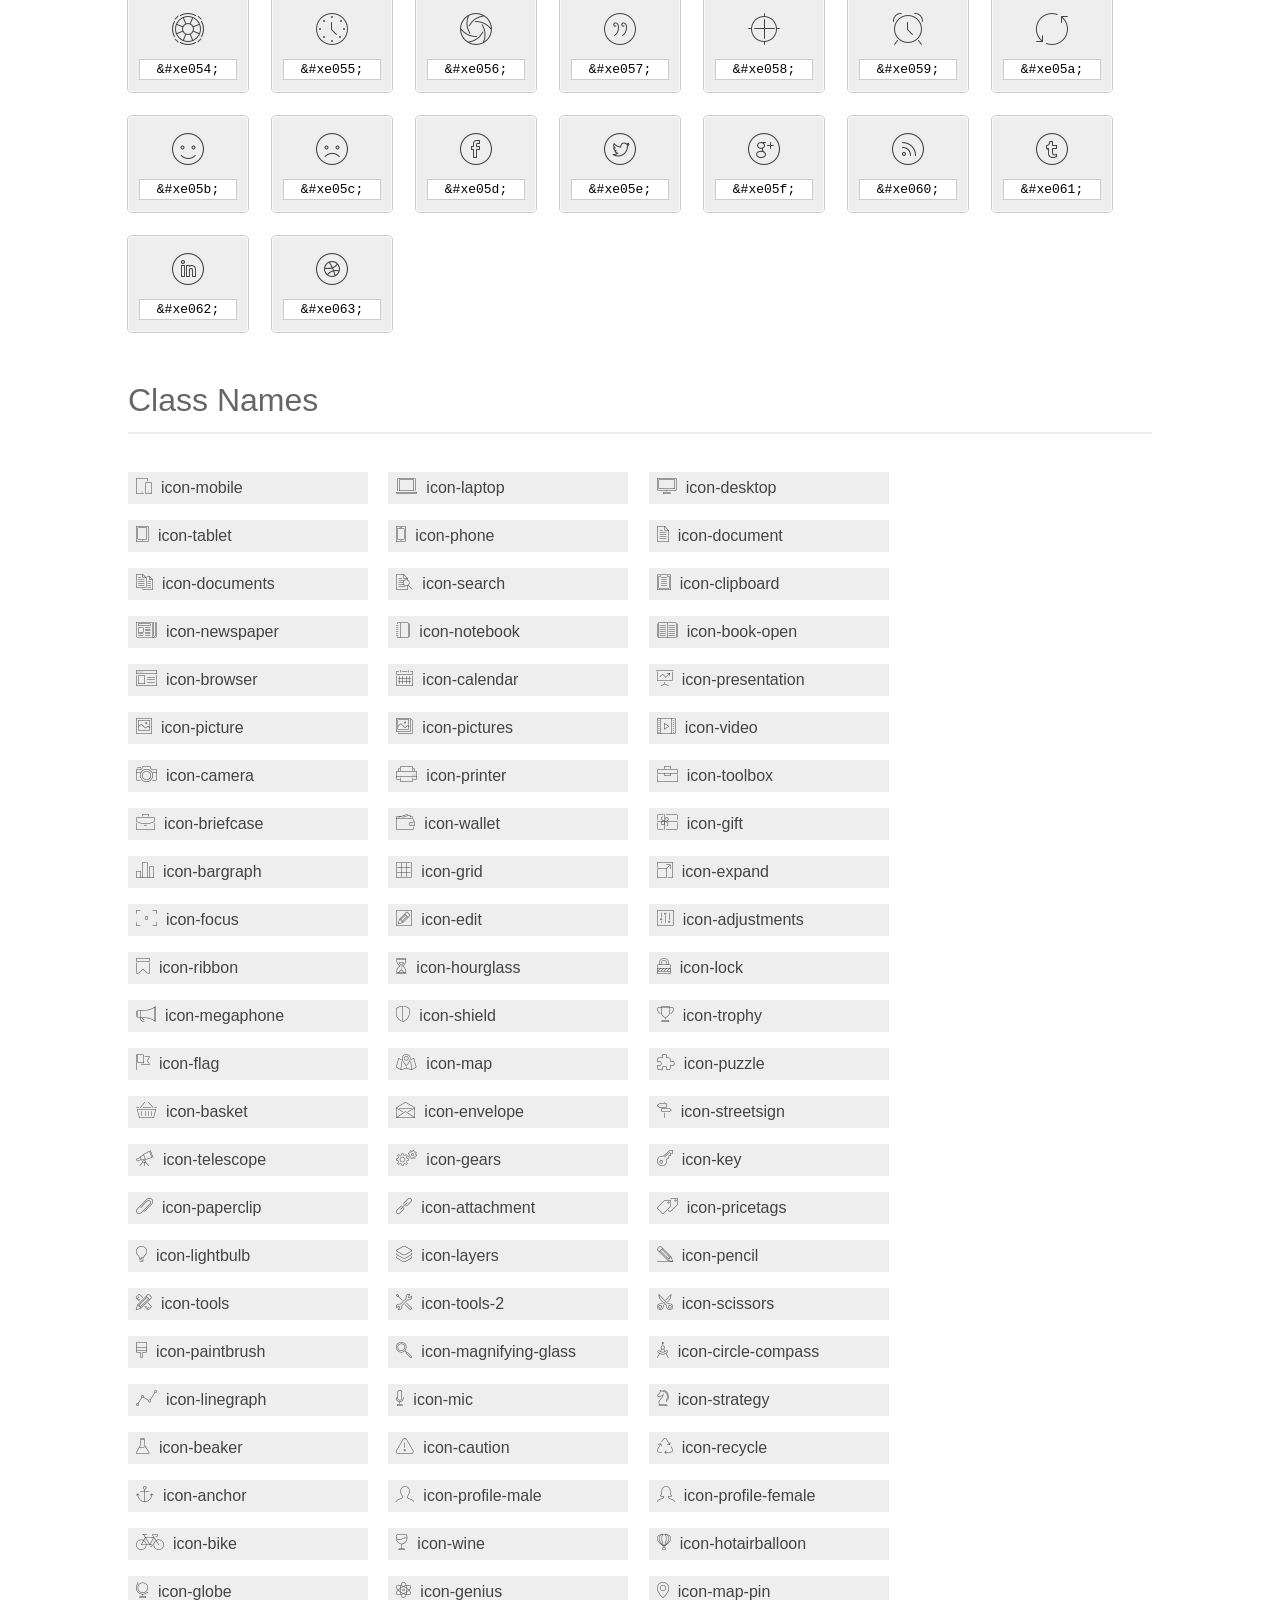
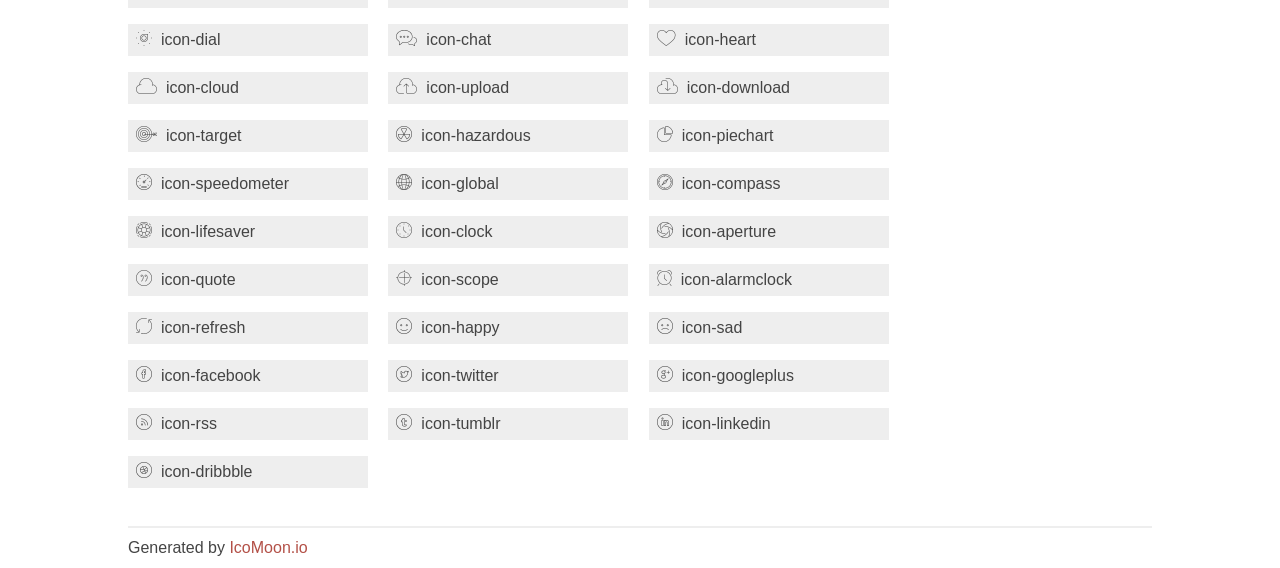
<file: fonts/et-line-font/index.html>
<!doctype html>
<html>
<head>
<title>Your Font/Glyphs</title>
<link rel="stylesheet" href="style.css" >
<!--[if lte IE 7]><script src="lte-ie7.js"></script><![endif]-->
<style>
	section, header, footer {display: block;}
	body {
		font-family: sans-serif;
		color: #444;
		line-height: 1.5;
		font-size: 1em;
	}
	* {
		-moz-box-sizing: border-box;
		-webkit-box-sizing: border-box;
		box-sizing: border-box;
		margin: 0;
		padding: 0;
	}
	.glyph {
		font-size: 16px;
		float: left;
		text-align: center;
		background: #eee;
		padding: .75em;
		margin: .75em 1.5em .75em 0;
		width: 7.5em;
		border-radius: .25em;
		box-shadow: inset 0 0 0 1px #f8f8f8, 0 0 0 1px #CCC;
	}
	.glyph input {
		font-family: consolas, monospace;
		font-size: 13px;
		width: 100%;
		text-align: center;
		border: 0;
		box-shadow: 0 0 0 1px #ccc;
		padding: .125em;
	}
	.w-main {
		width: 80%;
	}
	.centered {
		margin-left: auto;
		margin-right: auto;
	}
	.fs1 {
		font-size: 2em;
	}
	header {
		margin: 2em 0;
		padding-bottom: .5em;
		color: #666;
		box-shadow: 0 2px #eee;
	}
	header h1 {
		font-size: 2em;
		font-weight: normal;
	}
	.clearfix:before, .clearfix:after { content: ""; display: table; }
	.clearfix:after, .clear { clear: both; }
	footer {
		margin-top: 2em;
		padding: .5em 0;
		box-shadow: 0 -2px #eee;
	}
	a, a:visited {
		color: #B35047;
		text-decoration: none;
	}
	a:hover, a:focus {color: #000;}
	.box1 {
		font-size: 16px;
		display: inline-block;
		width: 15em;
		padding: .25em .5em;
		background: #eee;
		margin: .5em 1em .5em 0;
	}
</style>
</head>
<body>
	<div class="w-main centered">
	<section class="mtm clearfix" id="glyphs">
	<header>
		<h1>Your font contains the following glyphs</h1>
		<p>The generated SVG font can be imported back to <a href="http://icomoon.io/app">IcoMoon</a> for modification.</p>
	</header>
	<div class="glyph">
		<div class="fs1" aria-hidden="true" data-icon="&#xe000;"></div>
		<input type="text" readonly="readonly" value="&amp;#xe000;" >
	</div>
	<div class="glyph">
		<div class="fs1" aria-hidden="true" data-icon="&#xe001;"></div>
		<input type="text" readonly="readonly" value="&amp;#xe001;" >
	</div>
	<div class="glyph">
		<div class="fs1" aria-hidden="true" data-icon="&#xe002;"></div>
		<input type="text" readonly="readonly" value="&amp;#xe002;" >
	</div>
	<div class="glyph">
		<div class="fs1" aria-hidden="true" data-icon="&#xe003;"></div>
		<input type="text" readonly="readonly" value="&amp;#xe003;" >
	</div>
	<div class="glyph">
		<div class="fs1" aria-hidden="true" data-icon="&#xe004;"></div>
		<input type="text" readonly="readonly" value="&amp;#xe004;" >
	</div>
	<div class="glyph">
		<div class="fs1" aria-hidden="true" data-icon="&#xe005;"></div>
		<input type="text" readonly="readonly" value="&amp;#xe005;" >
	</div>
	<div class="glyph">
		<div class="fs1" aria-hidden="true" data-icon="&#xe006;"></div>
		<input type="text" readonly="readonly" value="&amp;#xe006;" >
	</div>
	<div class="glyph">
		<div class="fs1" aria-hidden="true" data-icon="&#xe007;"></div>
		<input type="text" readonly="readonly" value="&amp;#xe007;" >
	</div>
	<div class="glyph">
		<div class="fs1" aria-hidden="true" data-icon="&#xe008;"></div>
		<input type="text" readonly="readonly" value="&amp;#xe008;" >
	</div>
	<div class="glyph">
		<div class="fs1" aria-hidden="true" data-icon="&#xe009;"></div>
		<input type="text" readonly="readonly" value="&amp;#xe009;" >
	</div>
	<div class="glyph">
		<div class="fs1" aria-hidden="true" data-icon="&#xe00a;"></div>
		<input type="text" readonly="readonly" value="&amp;#xe00a;" >
	</div>
	<div class="glyph">
		<div class="fs1" aria-hidden="true" data-icon="&#xe00b;"></div>
		<input type="text" readonly="readonly" value="&amp;#xe00b;" >
	</div>
	<div class="glyph">
		<div class="fs1" aria-hidden="true" data-icon="&#xe00c;"></div>
		<input type="text" readonly="readonly" value="&amp;#xe00c;" >
	</div>
	<div class="glyph">
		<div class="fs1" aria-hidden="true" data-icon="&#xe00d;"></div>
		<input type="text" readonly="readonly" value="&amp;#xe00d;" >
	</div>
	<div class="glyph">
		<div class="fs1" aria-hidden="true" data-icon="&#xe00e;"></div>
		<input type="text" readonly="readonly" value="&amp;#xe00e;" >
	</div>
	<div class="glyph">
		<div class="fs1" aria-hidden="true" data-icon="&#xe00f;"></div>
		<input type="text" readonly="readonly" value="&amp;#xe00f;" >
	</div>
	<div class="glyph">
		<div class="fs1" aria-hidden="true" data-icon="&#xe010;"></div>
		<input type="text" readonly="readonly" value="&amp;#xe010;" >
	</div>
	<div class="glyph">
		<div class="fs1" aria-hidden="true" data-icon="&#xe011;"></div>
		<input type="text" readonly="readonly" value="&amp;#xe011;" >
	</div>
	<div class="glyph">
		<div class="fs1" aria-hidden="true" data-icon="&#xe012;"></div>
		<input type="text" readonly="readonly" value="&amp;#xe012;" >
	</div>
	<div class="glyph">
		<div class="fs1" aria-hidden="true" data-icon="&#xe013;"></div>
		<input type="text" readonly="readonly" value="&amp;#xe013;" >
	</div>
	<div class="glyph">
		<div class="fs1" aria-hidden="true" data-icon="&#xe014;"></div>
		<input type="text" readonly="readonly" value="&amp;#xe014;" >
	</div>
	<div class="glyph">
		<div class="fs1" aria-hidden="true" data-icon="&#xe015;"></div>
		<input type="text" readonly="readonly" value="&amp;#xe015;" >
	</div>
	<div class="glyph">
		<div class="fs1" aria-hidden="true" data-icon="&#xe016;"></div>
		<input type="text" readonly="readonly" value="&amp;#xe016;" >
	</div>
	<div class="glyph">
		<div class="fs1" aria-hidden="true" data-icon="&#xe017;"></div>
		<input type="text" readonly="readonly" value="&amp;#xe017;" >
	</div>
	<div class="glyph">
		<div class="fs1" aria-hidden="true" data-icon="&#xe018;"></div>
		<input type="text" readonly="readonly" value="&amp;#xe018;" >
	</div>
	<div class="glyph">
		<div class="fs1" aria-hidden="true" data-icon="&#xe019;"></div>
		<input type="text" readonly="readonly" value="&amp;#xe019;" >
	</div>
	<div class="glyph">
		<div class="fs1" aria-hidden="true" data-icon="&#xe01a;"></div>
		<input type="text" readonly="readonly" value="&amp;#xe01a;" >
	</div>
	<div class="glyph">
		<div class="fs1" aria-hidden="true" data-icon="&#xe01b;"></div>
		<input type="text" readonly="readonly" value="&amp;#xe01b;" >
	</div>
	<div class="glyph">
		<div class="fs1" aria-hidden="true" data-icon="&#xe01c;"></div>
		<input type="text" readonly="readonly" value="&amp;#xe01c;" >
	</div>
	<div class="glyph">
		<div class="fs1" aria-hidden="true" data-icon="&#xe01d;"></div>
		<input type="text" readonly="readonly" value="&amp;#xe01d;" >
	</div>
	<div class="glyph">
		<div class="fs1" aria-hidden="true" data-icon="&#xe01e;"></div>
		<input type="text" readonly="readonly" value="&amp;#xe01e;" >
	</div>
	<div class="glyph">
		<div class="fs1" aria-hidden="true" data-icon="&#xe01f;"></div>
		<input type="text" readonly="readonly" value="&amp;#xe01f;" >
	</div>
	<div class="glyph">
		<div class="fs1" aria-hidden="true" data-icon="&#xe020;"></div>
		<input type="text" readonly="readonly" value="&amp;#xe020;" >
	</div>
	<div class="glyph">
		<div class="fs1" aria-hidden="true" data-icon="&#xe021;"></div>
		<input type="text" readonly="readonly" value="&amp;#xe021;" >
	</div>
	<div class="glyph">
		<div class="fs1" aria-hidden="true" data-icon="&#xe022;"></div>
		<input type="text" readonly="readonly" value="&amp;#xe022;" >
	</div>
	<div class="glyph">
		<div class="fs1" aria-hidden="true" data-icon="&#xe023;"></div>
		<input type="text" readonly="readonly" value="&amp;#xe023;" >
	</div>
	<div class="glyph">
		<div class="fs1" aria-hidden="true" data-icon="&#xe024;"></div>
		<input type="text" readonly="readonly" value="&amp;#xe024;" >
	</div>
	<div class="glyph">
		<div class="fs1" aria-hidden="true" data-icon="&#xe025;"></div>
		<input type="text" readonly="readonly" value="&amp;#xe025;" >
	</div>
	<div class="glyph">
		<div class="fs1" aria-hidden="true" data-icon="&#xe026;"></div>
		<input type="text" readonly="readonly" value="&amp;#xe026;" >
	</div>
	<div class="glyph">
		<div class="fs1" aria-hidden="true" data-icon="&#xe027;"></div>
		<input type="text" readonly="readonly" value="&amp;#xe027;" >
	</div>
	<div class="glyph">
		<div class="fs1" aria-hidden="true" data-icon="&#xe028;"></div>
		<input type="text" readonly="readonly" value="&amp;#xe028;" >
	</div>
	<div class="glyph">
		<div class="fs1" aria-hidden="true" data-icon="&#xe029;"></div>
		<input type="text" readonly="readonly" value="&amp;#xe029;" >
	</div>
	<div class="glyph">
		<div class="fs1" aria-hidden="true" data-icon="&#xe02a;"></div>
		<input type="text" readonly="readonly" value="&amp;#xe02a;" >
	</div>
	<div class="glyph">
		<div class="fs1" aria-hidden="true" data-icon="&#xe02b;"></div>
		<input type="text" readonly="readonly" value="&amp;#xe02b;" >
	</div>
	<div class="glyph">
		<div class="fs1" aria-hidden="true" data-icon="&#xe02c;"></div>
		<input type="text" readonly="readonly" value="&amp;#xe02c;" >
	</div>
	<div class="glyph">
		<div class="fs1" aria-hidden="true" data-icon="&#xe02d;"></div>
		<input type="text" readonly="readonly" value="&amp;#xe02d;" >
	</div>
	<div class="glyph">
		<div class="fs1" aria-hidden="true" data-icon="&#xe02e;"></div>
		<input type="text" readonly="readonly" value="&amp;#xe02e;" >
	</div>
	<div class="glyph">
		<div class="fs1" aria-hidden="true" data-icon="&#xe02f;"></div>
		<input type="text" readonly="readonly" value="&amp;#xe02f;" >
	</div>
	<div class="glyph">
		<div class="fs1" aria-hidden="true" data-icon="&#xe030;"></div>
		<input type="text" readonly="readonly" value="&amp;#xe030;" >
	</div>
	<div class="glyph">
		<div class="fs1" aria-hidden="true" data-icon="&#xe031;"></div>
		<input type="text" readonly="readonly" value="&amp;#xe031;" >
	</div>
	<div class="glyph">
		<div class="fs1" aria-hidden="true" data-icon="&#xe032;"></div>
		<input type="text" readonly="readonly" value="&amp;#xe032;" >
	</div>
	<div class="glyph">
		<div class="fs1" aria-hidden="true" data-icon="&#xe033;"></div>
		<input type="text" readonly="readonly" value="&amp;#xe033;" >
	</div>
	<div class="glyph">
		<div class="fs1" aria-hidden="true" data-icon="&#xe034;"></div>
		<input type="text" readonly="readonly" value="&amp;#xe034;" >
	</div>
	<div class="glyph">
		<div class="fs1" aria-hidden="true" data-icon="&#xe035;"></div>
		<input type="text" readonly="readonly" value="&amp;#xe035;" >
	</div>
	<div class="glyph">
		<div class="fs1" aria-hidden="true" data-icon="&#xe036;"></div>
		<input type="text" readonly="readonly" value="&amp;#xe036;" >
	</div>
	<div class="glyph">
		<div class="fs1" aria-hidden="true" data-icon="&#xe037;"></div>
		<input type="text" readonly="readonly" value="&amp;#xe037;" >
	</div>
	<div class="glyph">
		<div class="fs1" aria-hidden="true" data-icon="&#xe038;"></div>
		<input type="text" readonly="readonly" value="&amp;#xe038;" >
	</div>
	<div class="glyph">
		<div class="fs1" aria-hidden="true" data-icon="&#xe039;"></div>
		<input type="text" readonly="readonly" value="&amp;#xe039;" >
	</div>
	<div class="glyph">
		<div class="fs1" aria-hidden="true" data-icon="&#xe03a;"></div>
		<input type="text" readonly="readonly" value="&amp;#xe03a;" >
	</div>
	<div class="glyph">
		<div class="fs1" aria-hidden="true" data-icon="&#xe03b;"></div>
		<input type="text" readonly="readonly" value="&amp;#xe03b;" >
	</div>
	<div class="glyph">
		<div class="fs1" aria-hidden="true" data-icon="&#xe03c;"></div>
		<input type="text" readonly="readonly" value="&amp;#xe03c;" >
	</div>
	<div class="glyph">
		<div class="fs1" aria-hidden="true" data-icon="&#xe03d;"></div>
		<input type="text" readonly="readonly" value="&amp;#xe03d;" >
	</div>
	<div class="glyph">
		<div class="fs1" aria-hidden="true" data-icon="&#xe03e;"></div>
		<input type="text" readonly="readonly" value="&amp;#xe03e;" >
	</div>
	<div class="glyph">
		<div class="fs1" aria-hidden="true" data-icon="&#xe03f;"></div>
		<input type="text" readonly="readonly" value="&amp;#xe03f;" >
	</div>
	<div class="glyph">
		<div class="fs1" aria-hidden="true" data-icon="&#xe040;"></div>
		<input type="text" readonly="readonly" value="&amp;#xe040;" >
	</div>
	<div class="glyph">
		<div class="fs1" aria-hidden="true" data-icon="&#xe041;"></div>
		<input type="text" readonly="readonly" value="&amp;#xe041;" >
	</div>
	<div class="glyph">
		<div class="fs1" aria-hidden="true" data-icon="&#xe042;"></div>
		<input type="text" readonly="readonly" value="&amp;#xe042;" >
	</div>
	<div class="glyph">
		<div class="fs1" aria-hidden="true" data-icon="&#xe043;"></div>
		<input type="text" readonly="readonly" value="&amp;#xe043;" >
	</div>
	<div class="glyph">
		<div class="fs1" aria-hidden="true" data-icon="&#xe044;"></div>
		<input type="text" readonly="readonly" value="&amp;#xe044;" >
	</div>
	<div class="glyph">
		<div class="fs1" aria-hidden="true" data-icon="&#xe045;"></div>
		<input type="text" readonly="readonly" value="&amp;#xe045;" >
	</div>
	<div class="glyph">
		<div class="fs1" aria-hidden="true" data-icon="&#xe046;"></div>
		<input type="text" readonly="readonly" value="&amp;#xe046;" >
	</div>
	<div class="glyph">
		<div class="fs1" aria-hidden="true" data-icon="&#xe047;"></div>
		<input type="text" readonly="readonly" value="&amp;#xe047;" >
	</div>
	<div class="glyph">
		<div class="fs1" aria-hidden="true" data-icon="&#xe048;"></div>
		<input type="text" readonly="readonly" value="&amp;#xe048;" >
	</div>
	<div class="glyph">
		<div class="fs1" aria-hidden="true" data-icon="&#xe049;"></div>
		<input type="text" readonly="readonly" value="&amp;#xe049;" >
	</div>
	<div class="glyph">
		<div class="fs1" aria-hidden="true" data-icon="&#xe04a;"></div>
		<input type="text" readonly="readonly" value="&amp;#xe04a;" >
	</div>
	<div class="glyph">
		<div class="fs1" aria-hidden="true" data-icon="&#xe04b;"></div>
		<input type="text" readonly="readonly" value="&amp;#xe04b;" >
	</div>
	<div class="glyph">
		<div class="fs1" aria-hidden="true" data-icon="&#xe04c;"></div>
		<input type="text" readonly="readonly" value="&amp;#xe04c;" >
	</div>
	<div class="glyph">
		<div class="fs1" aria-hidden="true" data-icon="&#xe04d;"></div>
		<input type="text" readonly="readonly" value="&amp;#xe04d;" >
	</div>
	<div class="glyph">
		<div class="fs1" aria-hidden="true" data-icon="&#xe04e;"></div>
		<input type="text" readonly="readonly" value="&amp;#xe04e;" >
	</div>
	<div class="glyph">
		<div class="fs1" aria-hidden="true" data-icon="&#xe04f;"></div>
		<input type="text" readonly="readonly" value="&amp;#xe04f;" >
	</div>
	<div class="glyph">
		<div class="fs1" aria-hidden="true" data-icon="&#xe050;"></div>
		<input type="text" readonly="readonly" value="&amp;#xe050;" >
	</div>
	<div class="glyph">
		<div class="fs1" aria-hidden="true" data-icon="&#xe051;"></div>
		<input type="text" readonly="readonly" value="&amp;#xe051;" >
	</div>
	<div class="glyph">
		<div class="fs1" aria-hidden="true" data-icon="&#xe052;"></div>
		<input type="text" readonly="readonly" value="&amp;#xe052;" >
	</div>
	<div class="glyph">
		<div class="fs1" aria-hidden="true" data-icon="&#xe053;"></div>
		<input type="text" readonly="readonly" value="&amp;#xe053;" >
	</div>
	<div class="glyph">
		<div class="fs1" aria-hidden="true" data-icon="&#xe054;"></div>
		<input type="text" readonly="readonly" value="&amp;#xe054;" >
	</div>
	<div class="glyph">
		<div class="fs1" aria-hidden="true" data-icon="&#xe055;"></div>
		<input type="text" readonly="readonly" value="&amp;#xe055;" >
	</div>
	<div class="glyph">
		<div class="fs1" aria-hidden="true" data-icon="&#xe056;"></div>
		<input type="text" readonly="readonly" value="&amp;#xe056;" >
	</div>
	<div class="glyph">
		<div class="fs1" aria-hidden="true" data-icon="&#xe057;"></div>
		<input type="text" readonly="readonly" value="&amp;#xe057;" >
	</div>
	<div class="glyph">
		<div class="fs1" aria-hidden="true" data-icon="&#xe058;"></div>
		<input type="text" readonly="readonly" value="&amp;#xe058;" >
	</div>
	<div class="glyph">
		<div class="fs1" aria-hidden="true" data-icon="&#xe059;"></div>
		<input type="text" readonly="readonly" value="&amp;#xe059;" >
	</div>
	<div class="glyph">
		<div class="fs1" aria-hidden="true" data-icon="&#xe05a;"></div>
		<input type="text" readonly="readonly" value="&amp;#xe05a;" >
	</div>
	<div class="glyph">
		<div class="fs1" aria-hidden="true" data-icon="&#xe05b;"></div>
		<input type="text" readonly="readonly" value="&amp;#xe05b;" >
	</div>
	<div class="glyph">
		<div class="fs1" aria-hidden="true" data-icon="&#xe05c;"></div>
		<input type="text" readonly="readonly" value="&amp;#xe05c;" >
	</div>
	<div class="glyph">
		<div class="fs1" aria-hidden="true" data-icon="&#xe05d;"></div>
		<input type="text" readonly="readonly" value="&amp;#xe05d;" >
	</div>
	<div class="glyph">
		<div class="fs1" aria-hidden="true" data-icon="&#xe05e;"></div>
		<input type="text" readonly="readonly" value="&amp;#xe05e;" >
	</div>
	<div class="glyph">
		<div class="fs1" aria-hidden="true" data-icon="&#xe05f;"></div>
		<input type="text" readonly="readonly" value="&amp;#xe05f;" >
	</div>
	<div class="glyph">
		<div class="fs1" aria-hidden="true" data-icon="&#xe060;"></div>
		<input type="text" readonly="readonly" value="&amp;#xe060;" >
	</div>
	<div class="glyph">
		<div class="fs1" aria-hidden="true" data-icon="&#xe061;"></div>
		<input type="text" readonly="readonly" value="&amp;#xe061;" >
	</div>
	<div class="glyph">
		<div class="fs1" aria-hidden="true" data-icon="&#xe062;"></div>
		<input type="text" readonly="readonly" value="&amp;#xe062;" >
	</div>
	<div class="glyph">
		<div class="fs1" aria-hidden="true" data-icon="&#xe063;"></div>
		<input type="text" readonly="readonly" value="&amp;#xe063;" >
	</div>
	</section>
	<div class="clear"></div>
	<section class="mtm clearfix" id="glyphs">
	<header>
		<h1>Class Names</h1>
	</header>
	<span class="box1">
		<span aria-hidden="true" class="icon-mobile"></span>
		&nbsp;icon-mobile
	</span>
	<span class="box1">
		<span aria-hidden="true" class="icon-laptop"></span>
		&nbsp;icon-laptop
	</span>
	<span class="box1">
		<span aria-hidden="true" class="icon-desktop"></span>
		&nbsp;icon-desktop
	</span>
	<span class="box1">
		<span aria-hidden="true" class="icon-tablet"></span>
		&nbsp;icon-tablet
	</span>
	<span class="box1">
		<span aria-hidden="true" class="icon-phone"></span>
		&nbsp;icon-phone
	</span>
	<span class="box1">
		<span aria-hidden="true" class="icon-document"></span>
		&nbsp;icon-document
	</span>
	<span class="box1">
		<span aria-hidden="true" class="icon-documents"></span>
		&nbsp;icon-documents
	</span>
	<span class="box1">
		<span aria-hidden="true" class="icon-search"></span>
		&nbsp;icon-search
	</span>
	<span class="box1">
		<span aria-hidden="true" class="icon-clipboard"></span>
		&nbsp;icon-clipboard
	</span>
	<span class="box1">
		<span aria-hidden="true" class="icon-newspaper"></span>
		&nbsp;icon-newspaper
	</span>
	<span class="box1">
		<span aria-hidden="true" class="icon-notebook"></span>
		&nbsp;icon-notebook
	</span>
	<span class="box1">
		<span aria-hidden="true" class="icon-book-open"></span>
		&nbsp;icon-book-open
	</span>
	<span class="box1">
		<span aria-hidden="true" class="icon-browser"></span>
		&nbsp;icon-browser
	</span>
	<span class="box1">
		<span aria-hidden="true" class="icon-calendar"></span>
		&nbsp;icon-calendar
	</span>
	<span class="box1">
		<span aria-hidden="true" class="icon-presentation"></span>
		&nbsp;icon-presentation
	</span>
	<span class="box1">
		<span aria-hidden="true" class="icon-picture"></span>
		&nbsp;icon-picture
	</span>
	<span class="box1">
		<span aria-hidden="true" class="icon-pictures"></span>
		&nbsp;icon-pictures
	</span>
	<span class="box1">
		<span aria-hidden="true" class="icon-video"></span>
		&nbsp;icon-video
	</span>
	<span class="box1">
		<span aria-hidden="true" class="icon-camera"></span>
		&nbsp;icon-camera
	</span>
	<span class="box1">
		<span aria-hidden="true" class="icon-printer"></span>
		&nbsp;icon-printer
	</span>
	<span class="box1">
		<span aria-hidden="true" class="icon-toolbox"></span>
		&nbsp;icon-toolbox
	</span>
	<span class="box1">
		<span aria-hidden="true" class="icon-briefcase"></span>
		&nbsp;icon-briefcase
	</span>
	<span class="box1">
		<span aria-hidden="true" class="icon-wallet"></span>
		&nbsp;icon-wallet
	</span>
	<span class="box1">
		<span aria-hidden="true" class="icon-gift"></span>
		&nbsp;icon-gift
	</span>
	<span class="box1">
		<span aria-hidden="true" class="icon-bargraph"></span>
		&nbsp;icon-bargraph
	</span>
	<span class="box1">
		<span aria-hidden="true" class="icon-grid"></span>
		&nbsp;icon-grid
	</span>
	<span class="box1">
		<span aria-hidden="true" class="icon-expand"></span>
		&nbsp;icon-expand
	</span>
	<span class="box1">
		<span aria-hidden="true" class="icon-focus"></span>
		&nbsp;icon-focus
	</span>
	<span class="box1">
		<span aria-hidden="true" class="icon-edit"></span>
		&nbsp;icon-edit
	</span>
	<span class="box1">
		<span aria-hidden="true" class="icon-adjustments"></span>
		&nbsp;icon-adjustments
	</span>
	<span class="box1">
		<span aria-hidden="true" class="icon-ribbon"></span>
		&nbsp;icon-ribbon
	</span>
	<span class="box1">
		<span aria-hidden="true" class="icon-hourglass"></span>
		&nbsp;icon-hourglass
	</span>
	<span class="box1">
		<span aria-hidden="true" class="icon-lock"></span>
		&nbsp;icon-lock
	</span>
	<span class="box1">
		<span aria-hidden="true" class="icon-megaphone"></span>
		&nbsp;icon-megaphone
	</span>
	<span class="box1">
		<span aria-hidden="true" class="icon-shield"></span>
		&nbsp;icon-shield
	</span>
	<span class="box1">
		<span aria-hidden="true" class="icon-trophy"></span>
		&nbsp;icon-trophy
	</span>
	<span class="box1">
		<span aria-hidden="true" class="icon-flag"></span>
		&nbsp;icon-flag
	</span>
	<span class="box1">
		<span aria-hidden="true" class="icon-map"></span>
		&nbsp;icon-map
	</span>
	<span class="box1">
		<span aria-hidden="true" class="icon-puzzle"></span>
		&nbsp;icon-puzzle
	</span>
	<span class="box1">
		<span aria-hidden="true" class="icon-basket"></span>
		&nbsp;icon-basket
	</span>
	<span class="box1">
		<span aria-hidden="true" class="icon-envelope"></span>
		&nbsp;icon-envelope
	</span>
	<span class="box1">
		<span aria-hidden="true" class="icon-streetsign"></span>
		&nbsp;icon-streetsign
	</span>
	<span class="box1">
		<span aria-hidden="true" class="icon-telescope"></span>
		&nbsp;icon-telescope
	</span>
	<span class="box1">
		<span aria-hidden="true" class="icon-gears"></span>
		&nbsp;icon-gears
	</span>
	<span class="box1">
		<span aria-hidden="true" class="icon-key"></span>
		&nbsp;icon-key
	</span>
	<span class="box1">
		<span aria-hidden="true" class="icon-paperclip"></span>
		&nbsp;icon-paperclip
	</span>
	<span class="box1">
		<span aria-hidden="true" class="icon-attachment"></span>
		&nbsp;icon-attachment
	</span>
	<span class="box1">
		<span aria-hidden="true" class="icon-pricetags"></span>
		&nbsp;icon-pricetags
	</span>
	<span class="box1">
		<span aria-hidden="true" class="icon-lightbulb"></span>
		&nbsp;icon-lightbulb
	</span>
	<span class="box1">
		<span aria-hidden="true" class="icon-layers"></span>
		&nbsp;icon-layers
	</span>
	<span class="box1">
		<span aria-hidden="true" class="icon-pencil"></span>
		&nbsp;icon-pencil
	</span>
	<span class="box1">
		<span aria-hidden="true" class="icon-tools"></span>
		&nbsp;icon-tools
	</span>
	<span class="box1">
		<span aria-hidden="true" class="icon-tools-2"></span>
		&nbsp;icon-tools-2
	</span>
	<span class="box1">
		<span aria-hidden="true" class="icon-scissors"></span>
		&nbsp;icon-scissors
	</span>
	<span class="box1">
		<span aria-hidden="true" class="icon-paintbrush"></span>
		&nbsp;icon-paintbrush
	</span>
	<span class="box1">
		<span aria-hidden="true" class="icon-magnifying-glass"></span>
		&nbsp;icon-magnifying-glass
	</span>
	<span class="box1">
		<span aria-hidden="true" class="icon-circle-compass"></span>
		&nbsp;icon-circle-compass
	</span>
	<span class="box1">
		<span aria-hidden="true" class="icon-linegraph"></span>
		&nbsp;icon-linegraph
	</span>
	<span class="box1">
		<span aria-hidden="true" class="icon-mic"></span>
		&nbsp;icon-mic
	</span>
	<span class="box1">
		<span aria-hidden="true" class="icon-strategy"></span>
		&nbsp;icon-strategy
	</span>
	<span class="box1">
		<span aria-hidden="true" class="icon-beaker"></span>
		&nbsp;icon-beaker
	</span>
	<span class="box1">
		<span aria-hidden="true" class="icon-caution"></span>
		&nbsp;icon-caution
	</span>
	<span class="box1">
		<span aria-hidden="true" class="icon-recycle"></span>
		&nbsp;icon-recycle
	</span>
	<span class="box1">
		<span aria-hidden="true" class="icon-anchor"></span>
		&nbsp;icon-anchor
	</span>
	<span class="box1">
		<span aria-hidden="true" class="icon-profile-male"></span>
		&nbsp;icon-profile-male
	</span>
	<span class="box1">
		<span aria-hidden="true" class="icon-profile-female"></span>
		&nbsp;icon-profile-female
	</span>
	<span class="box1">
		<span aria-hidden="true" class="icon-bike"></span>
		&nbsp;icon-bike
	</span>
	<span class="box1">
		<span aria-hidden="true" class="icon-wine"></span>
		&nbsp;icon-wine
	</span>
	<span class="box1">
		<span aria-hidden="true" class="icon-hotairballoon"></span>
		&nbsp;icon-hotairballoon
	</span>
	<span class="box1">
		<span aria-hidden="true" class="icon-globe"></span>
		&nbsp;icon-globe
	</span>
	<span class="box1">
		<span aria-hidden="true" class="icon-genius"></span>
		&nbsp;icon-genius
	</span>
	<span class="box1">
		<span aria-hidden="true" class="icon-map-pin"></span>
		&nbsp;icon-map-pin
	</span>
	<span class="box1">
		<span aria-hidden="true" class="icon-dial"></span>
		&nbsp;icon-dial
	</span>
	<span class="box1">
		<span aria-hidden="true" class="icon-chat"></span>
		&nbsp;icon-chat
	</span>
	<span class="box1">
		<span aria-hidden="true" class="icon-heart"></span>
		&nbsp;icon-heart
	</span>
	<span class="box1">
		<span aria-hidden="true" class="icon-cloud"></span>
		&nbsp;icon-cloud
	</span>
	<span class="box1">
		<span aria-hidden="true" class="icon-upload"></span>
		&nbsp;icon-upload
	</span>
	<span class="box1">
		<span aria-hidden="true" class="icon-download"></span>
		&nbsp;icon-download
	</span>
	<span class="box1">
		<span aria-hidden="true" class="icon-target"></span>
		&nbsp;icon-target
	</span>
	<span class="box1">
		<span aria-hidden="true" class="icon-hazardous"></span>
		&nbsp;icon-hazardous
	</span>
	<span class="box1">
		<span aria-hidden="true" class="icon-piechart"></span>
		&nbsp;icon-piechart
	</span>
	<span class="box1">
		<span aria-hidden="true" class="icon-speedometer"></span>
		&nbsp;icon-speedometer
	</span>
	<span class="box1">
		<span aria-hidden="true" class="icon-global"></span>
		&nbsp;icon-global
	</span>
	<span class="box1">
		<span aria-hidden="true" class="icon-compass"></span>
		&nbsp;icon-compass
	</span>
	<span class="box1">
		<span aria-hidden="true" class="icon-lifesaver"></span>
		&nbsp;icon-lifesaver
	</span>
	<span class="box1">
		<span aria-hidden="true" class="icon-clock"></span>
		&nbsp;icon-clock
	</span>
	<span class="box1">
		<span aria-hidden="true" class="icon-aperture"></span>
		&nbsp;icon-aperture
	</span>
	<span class="box1">
		<span aria-hidden="true" class="icon-quote"></span>
		&nbsp;icon-quote
	</span>
	<span class="box1">
		<span aria-hidden="true" class="icon-scope"></span>
		&nbsp;icon-scope
	</span>
	<span class="box1">
		<span aria-hidden="true" class="icon-alarmclock"></span>
		&nbsp;icon-alarmclock
	</span>
	<span class="box1">
		<span aria-hidden="true" class="icon-refresh"></span>
		&nbsp;icon-refresh
	</span>
	<span class="box1">
		<span aria-hidden="true" class="icon-happy"></span>
		&nbsp;icon-happy
	</span>
	<span class="box1">
		<span aria-hidden="true" class="icon-sad"></span>
		&nbsp;icon-sad
	</span>
	<span class="box1">
		<span aria-hidden="true" class="icon-facebook"></span>
		&nbsp;icon-facebook
	</span>
	<span class="box1">
		<span aria-hidden="true" class="icon-twitter"></span>
		&nbsp;icon-twitter
	</span>
	<span class="box1">
		<span aria-hidden="true" class="icon-googleplus"></span>
		&nbsp;icon-googleplus
	</span>
	<span class="box1">
		<span aria-hidden="true" class="icon-rss"></span>
		&nbsp;icon-rss
	</span>
	<span class="box1">
		<span aria-hidden="true" class="icon-tumblr"></span>
		&nbsp;icon-tumblr
	</span>
	<span class="box1">
		<span aria-hidden="true" class="icon-linkedin"></span>
		&nbsp;icon-linkedin
	</span>
	<span class="box1">
		<span aria-hidden="true" class="icon-dribbble"></span>
		&nbsp;icon-dribbble
	</span>
	</section>
	<footer>
		<p>Generated by <a href="http://icomoon.io">IcoMoon.io</a></p>
	</footer>
	</div>
	<script>
	document.getElementById("glyphs").addEventListener("click", function(e) {
		var target = e.target;
		if (target.tagName === "INPUT") {
			target.select();
		}
	});
	</script>
</body>
</html>
</file>
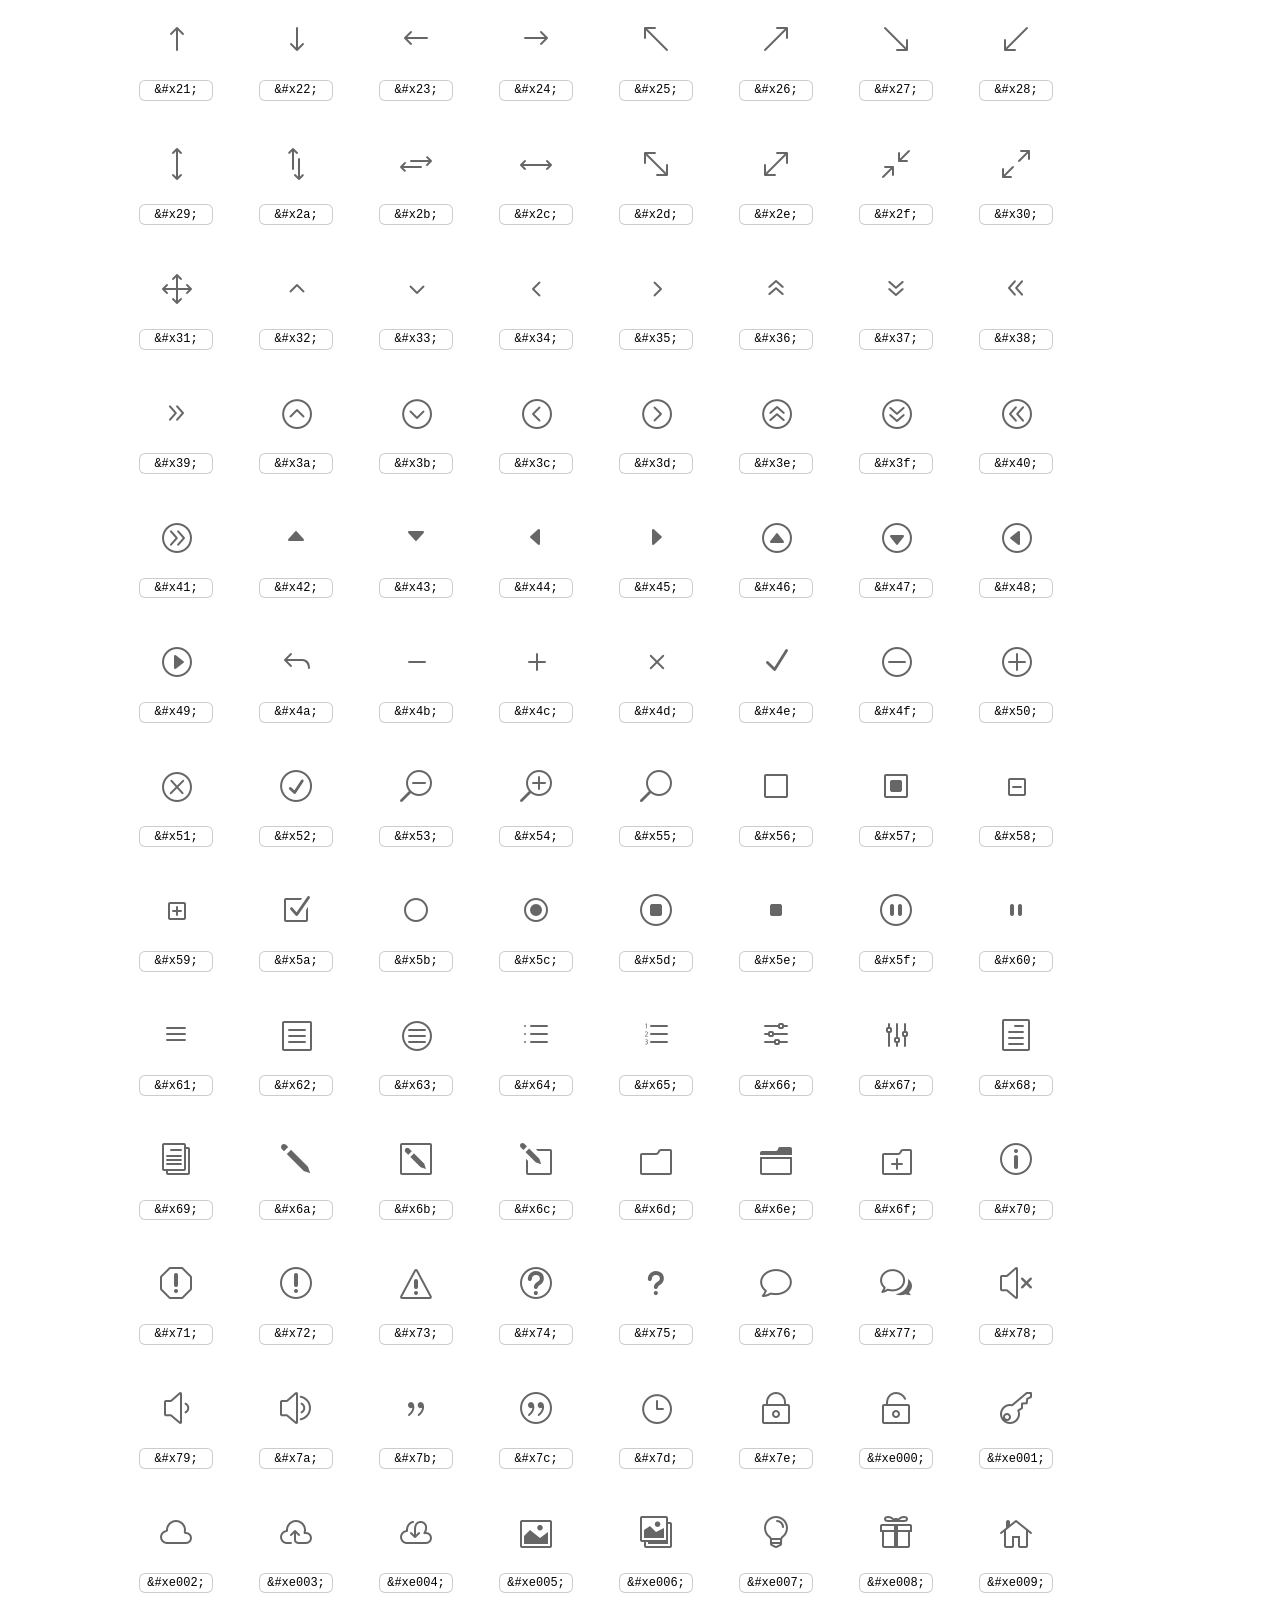
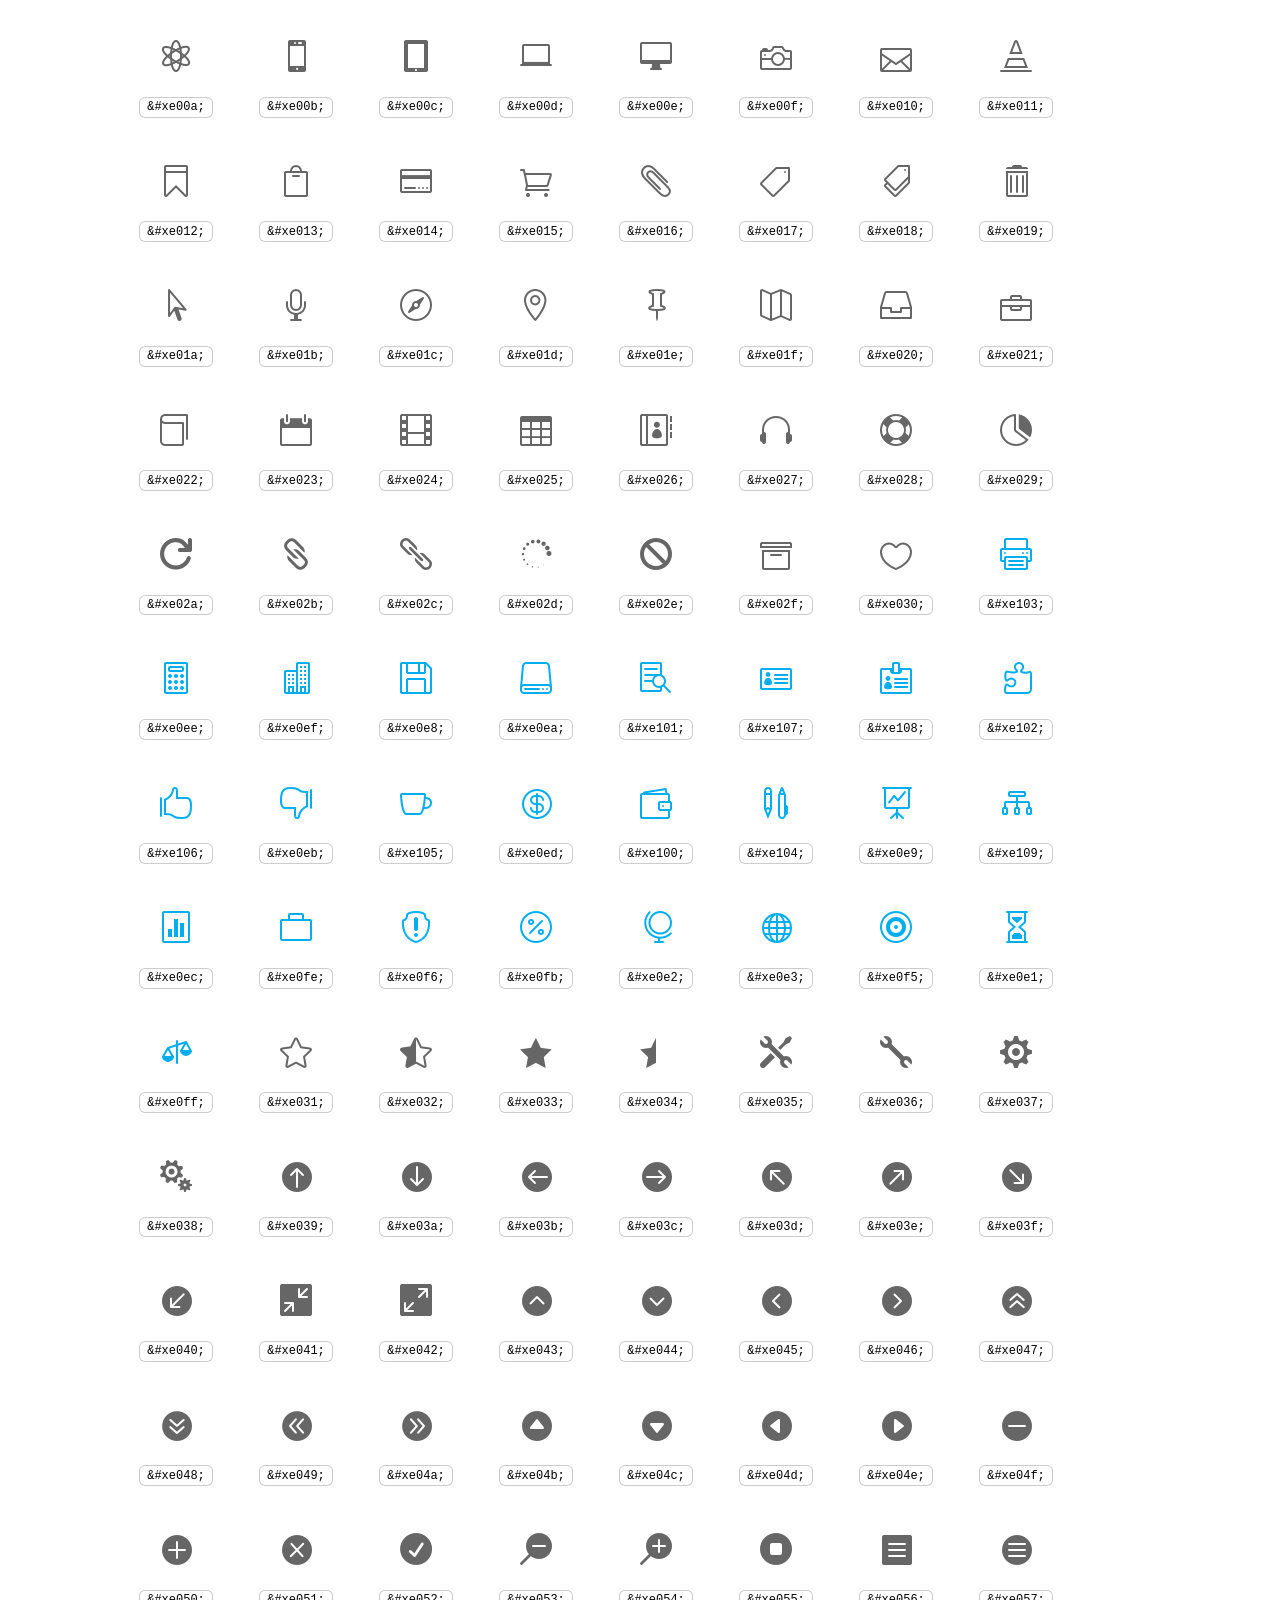
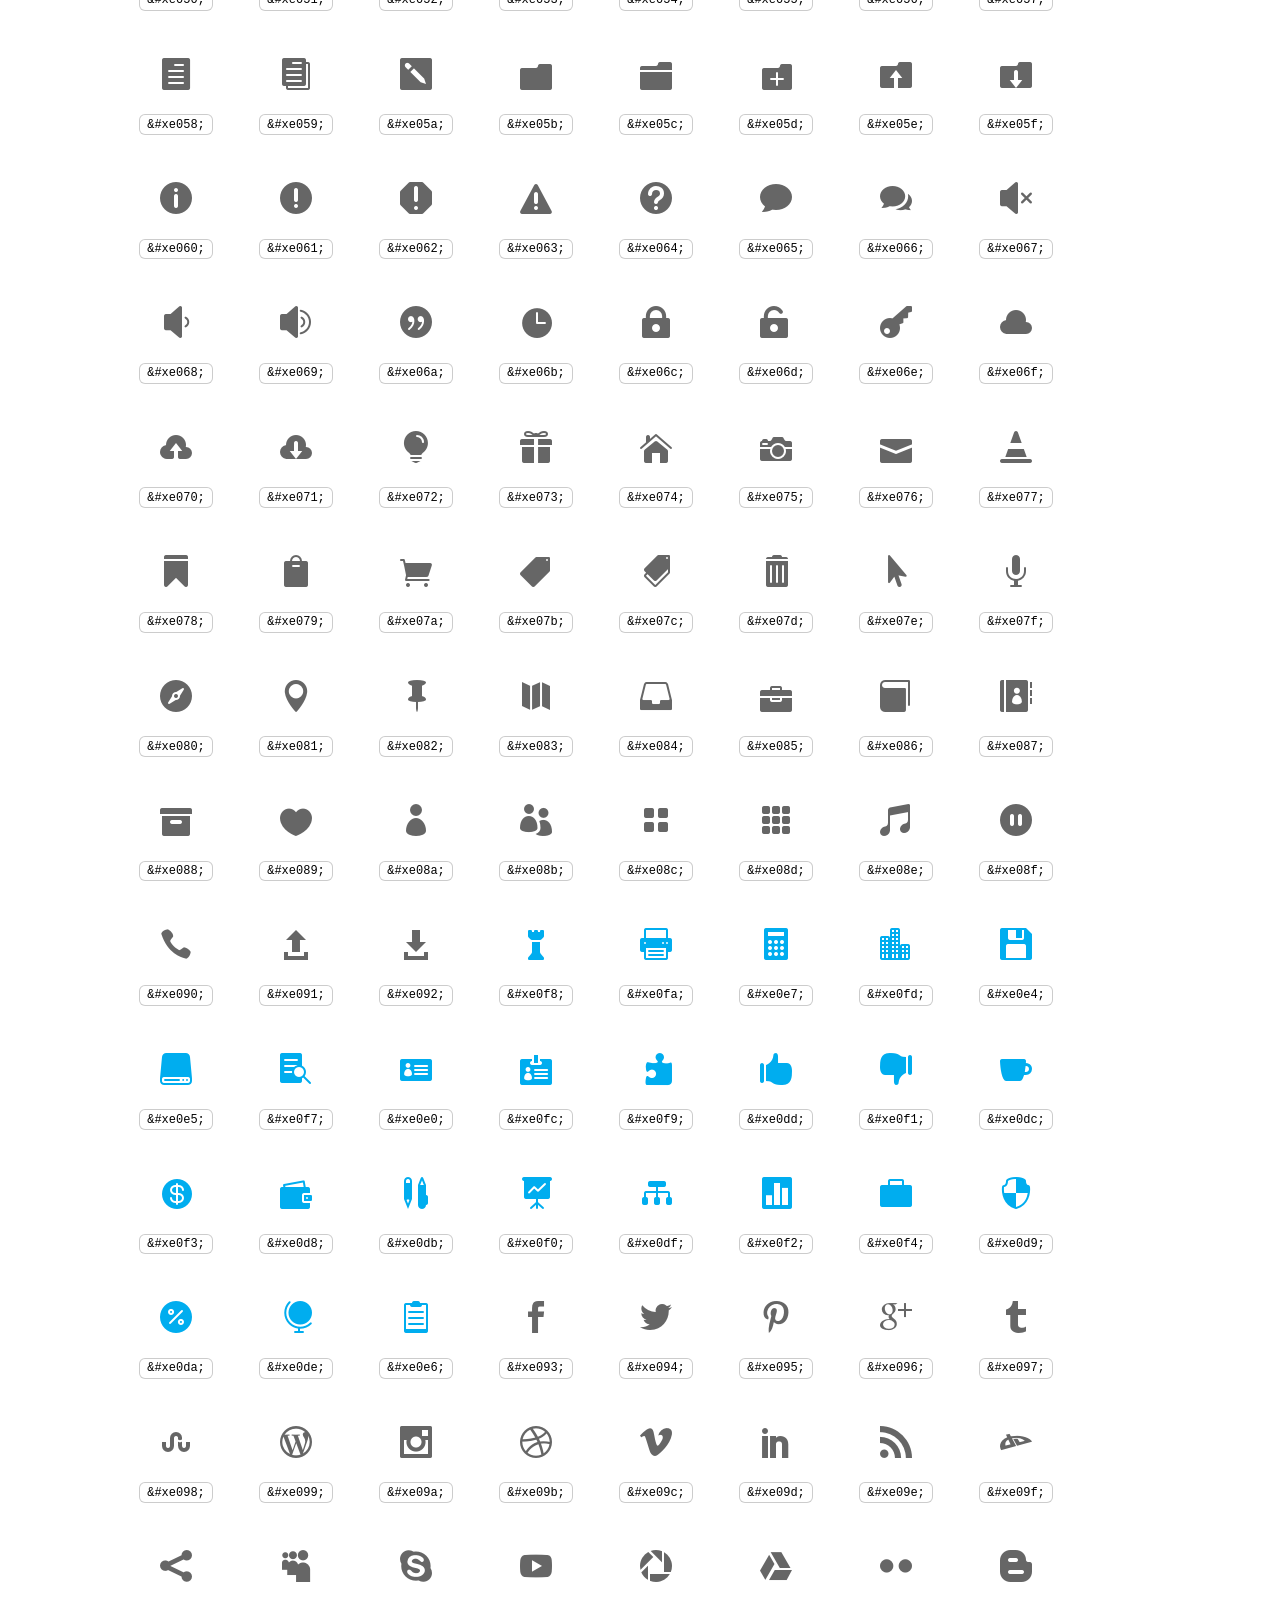
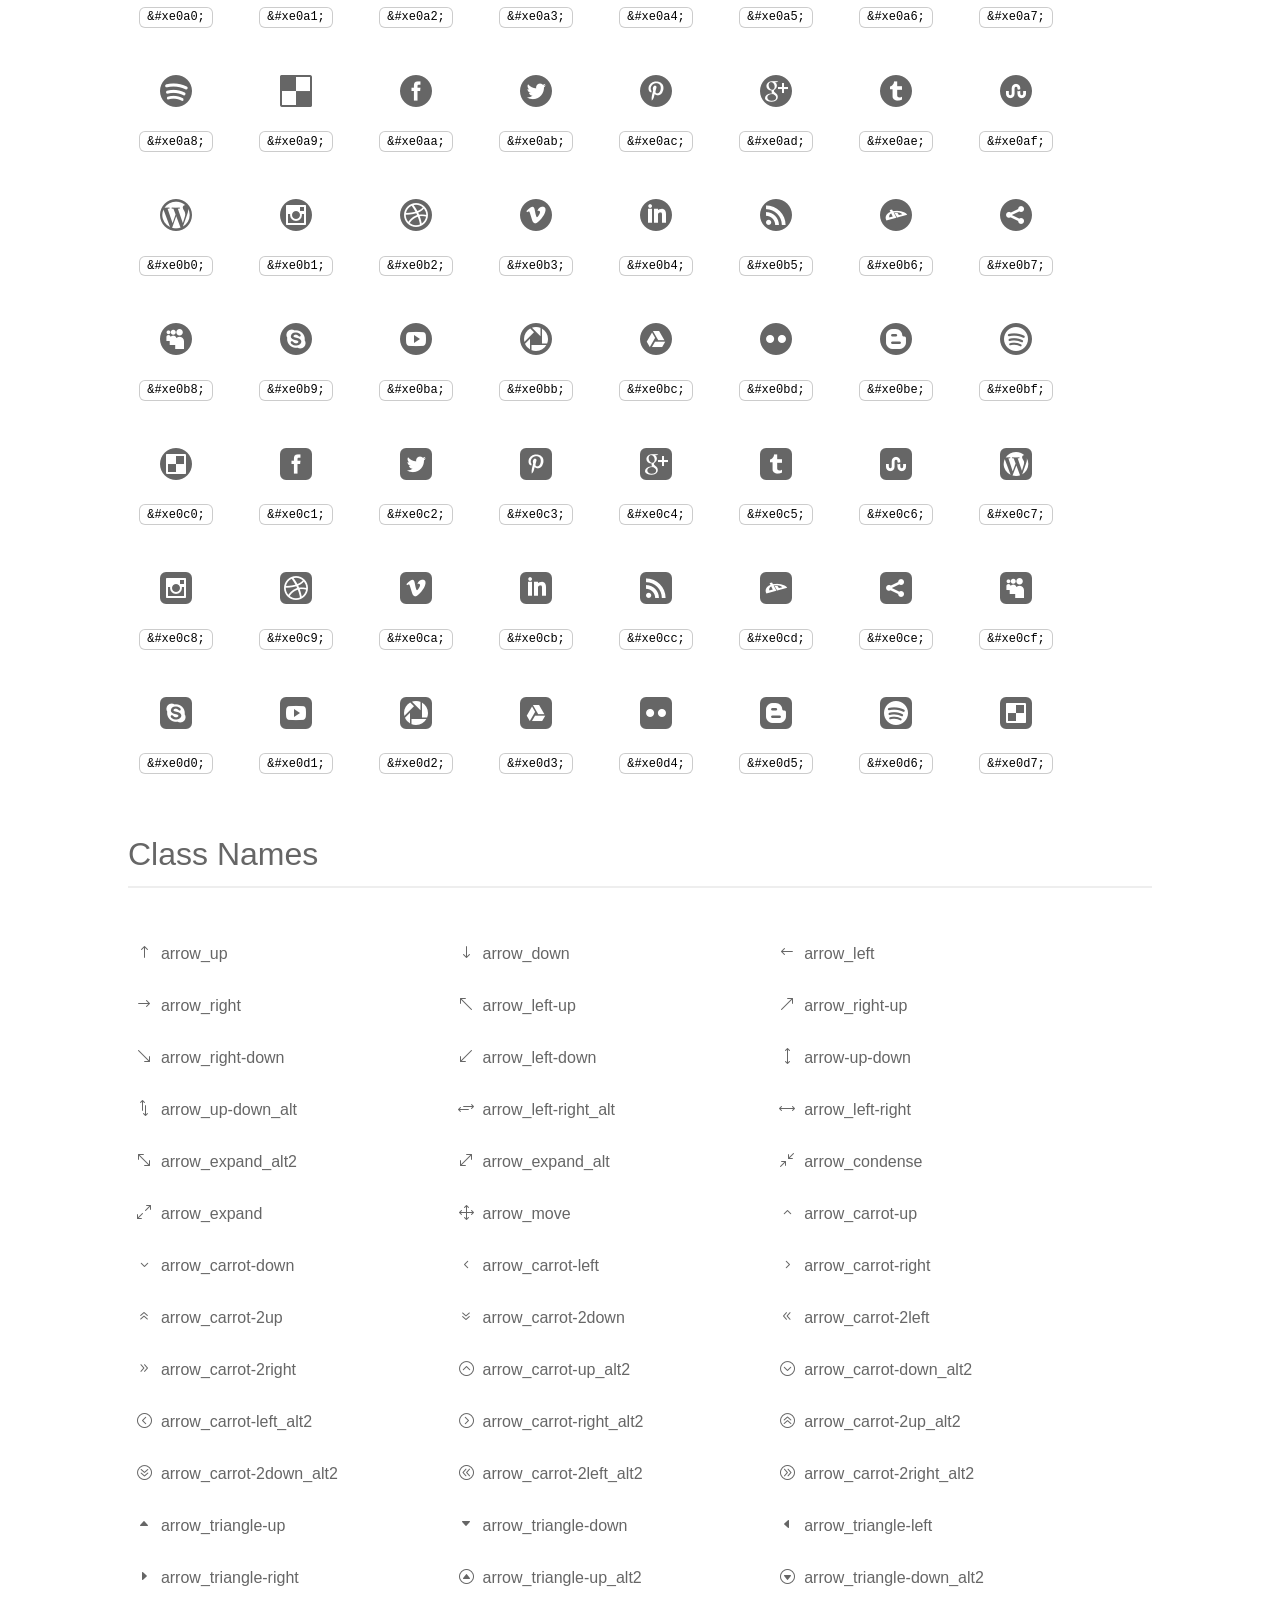
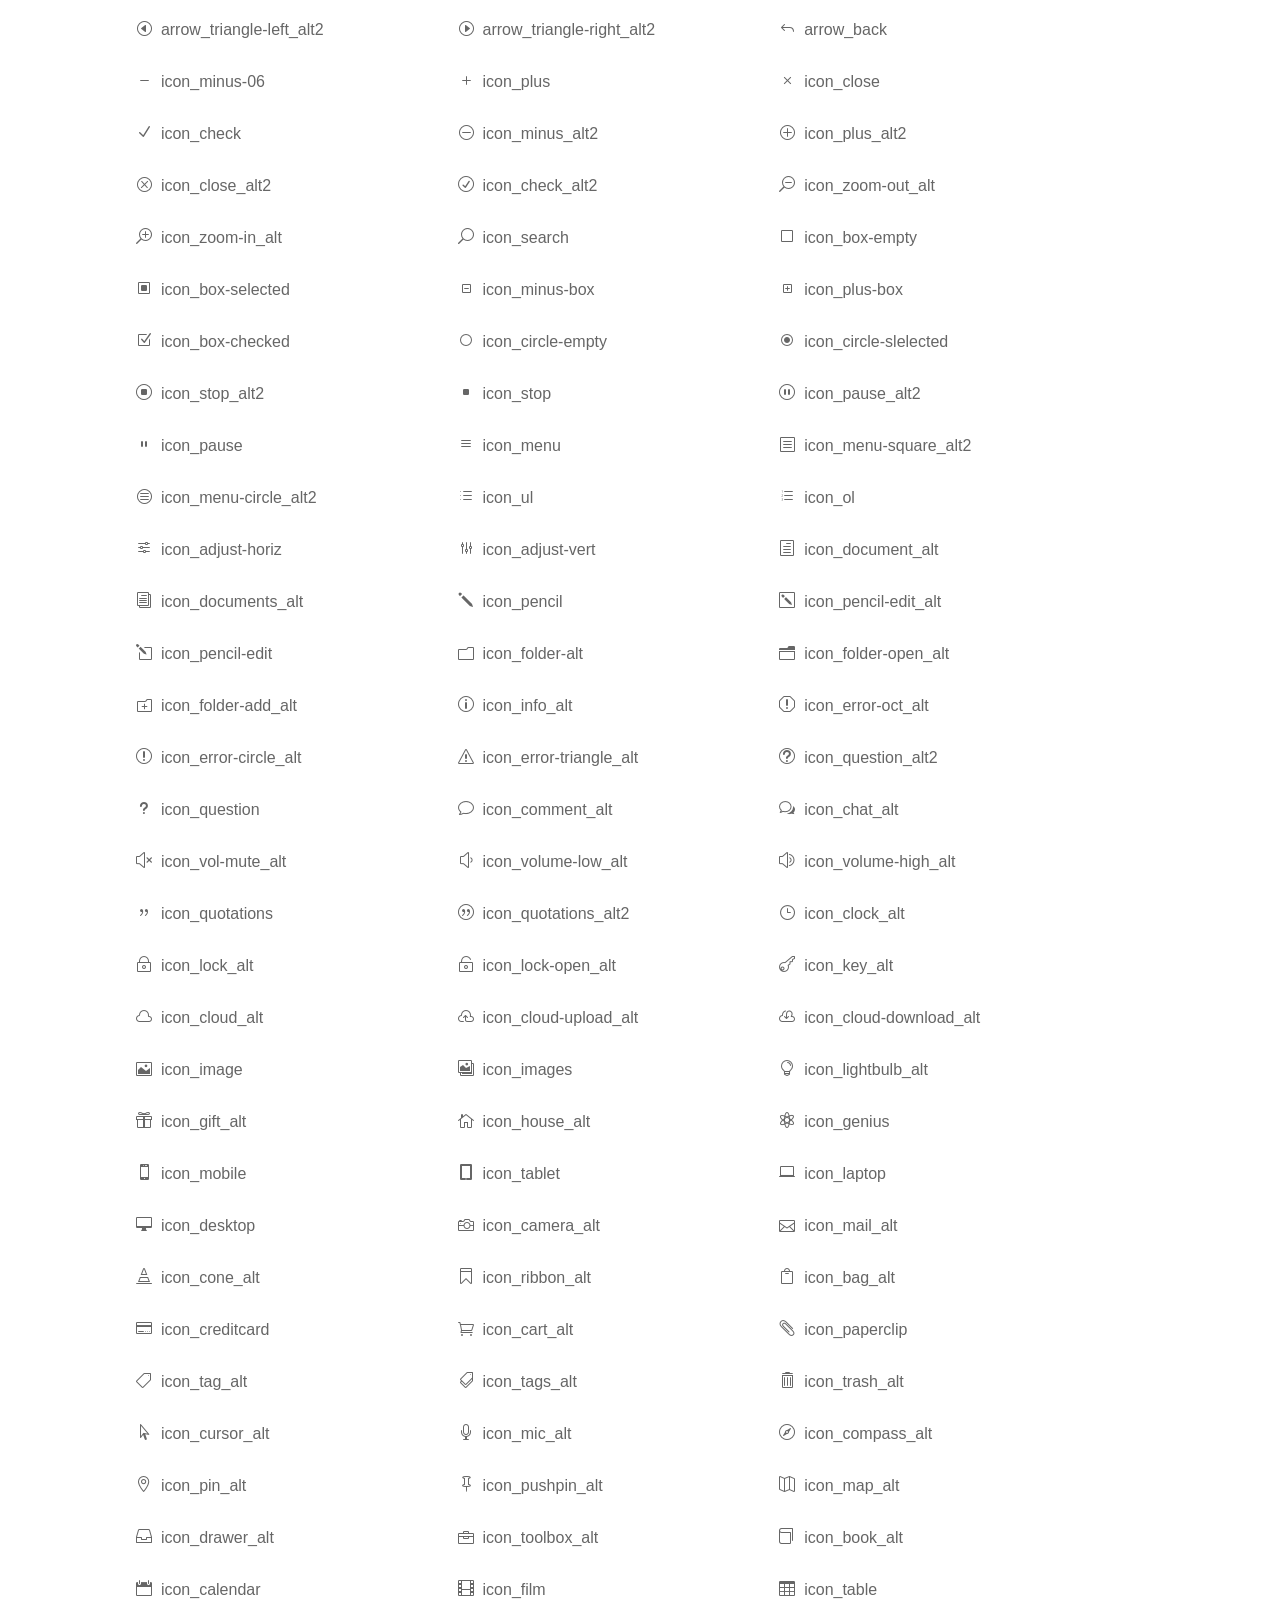
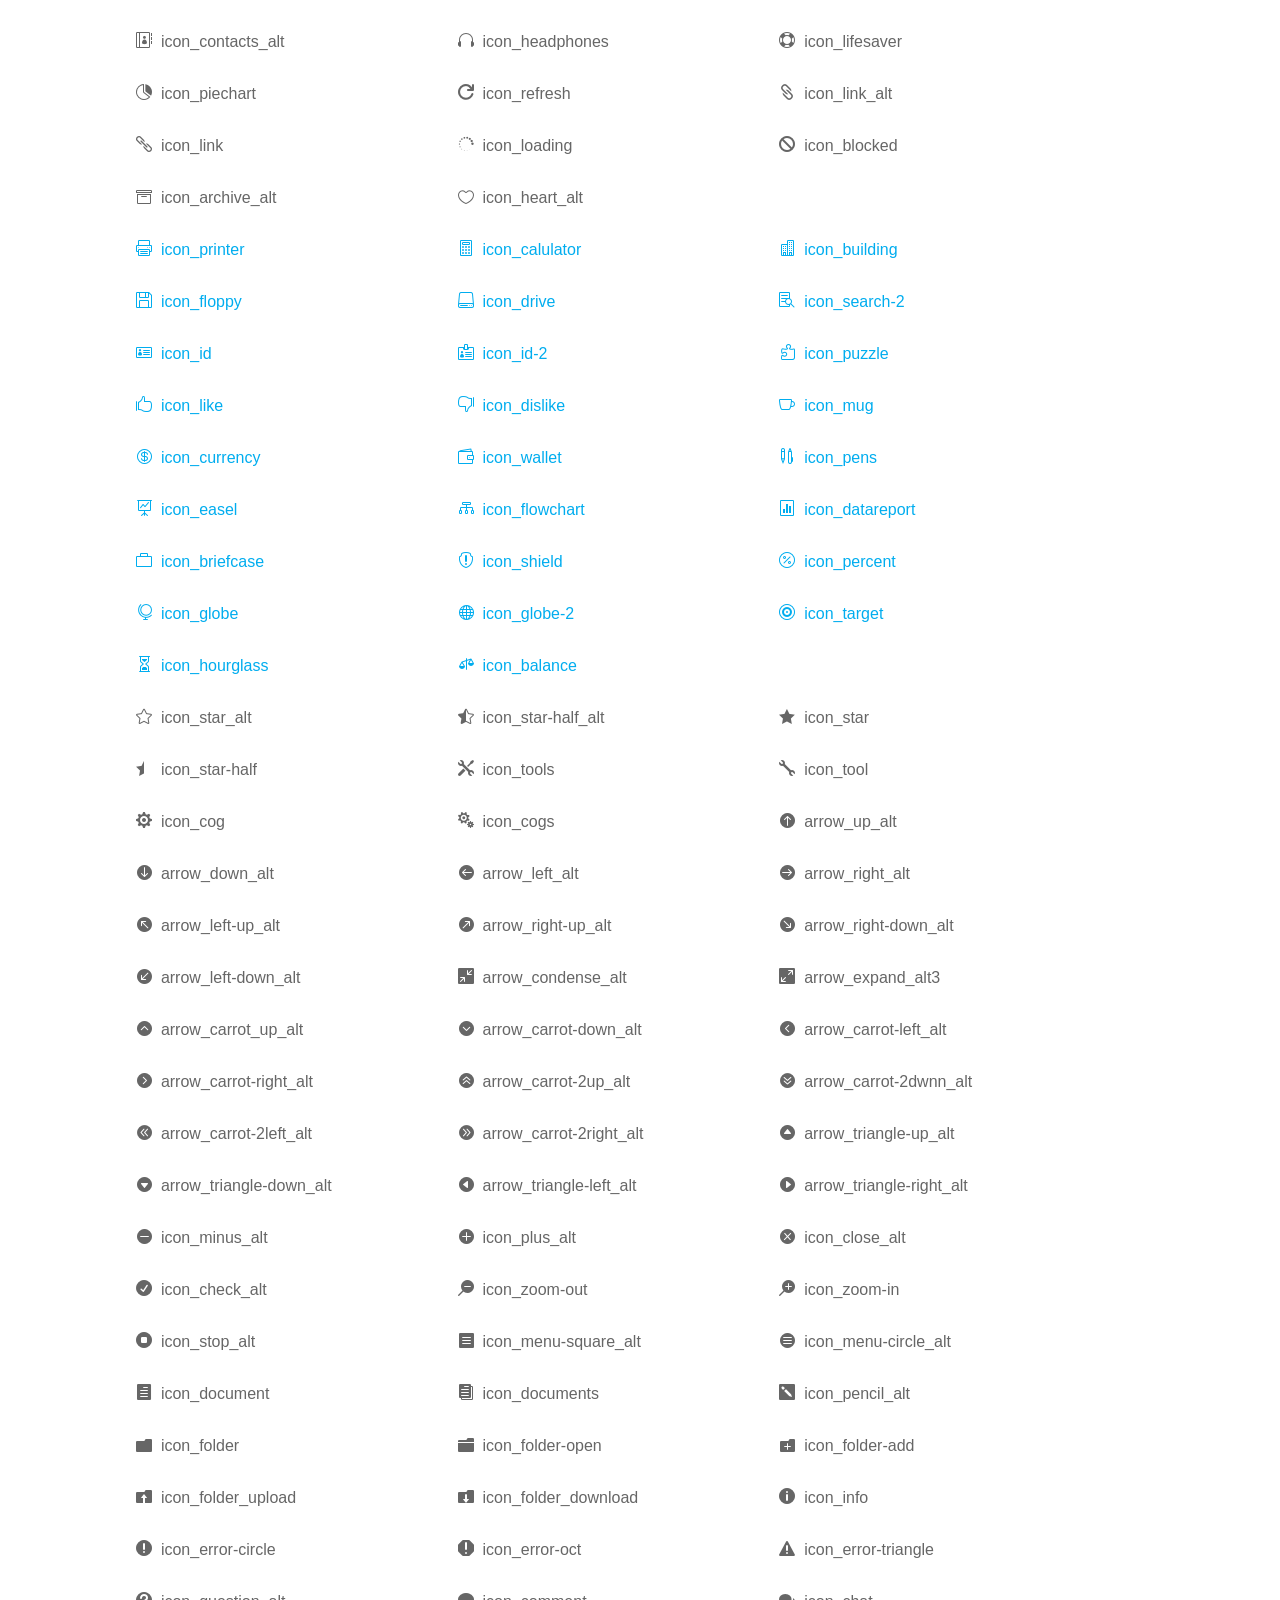
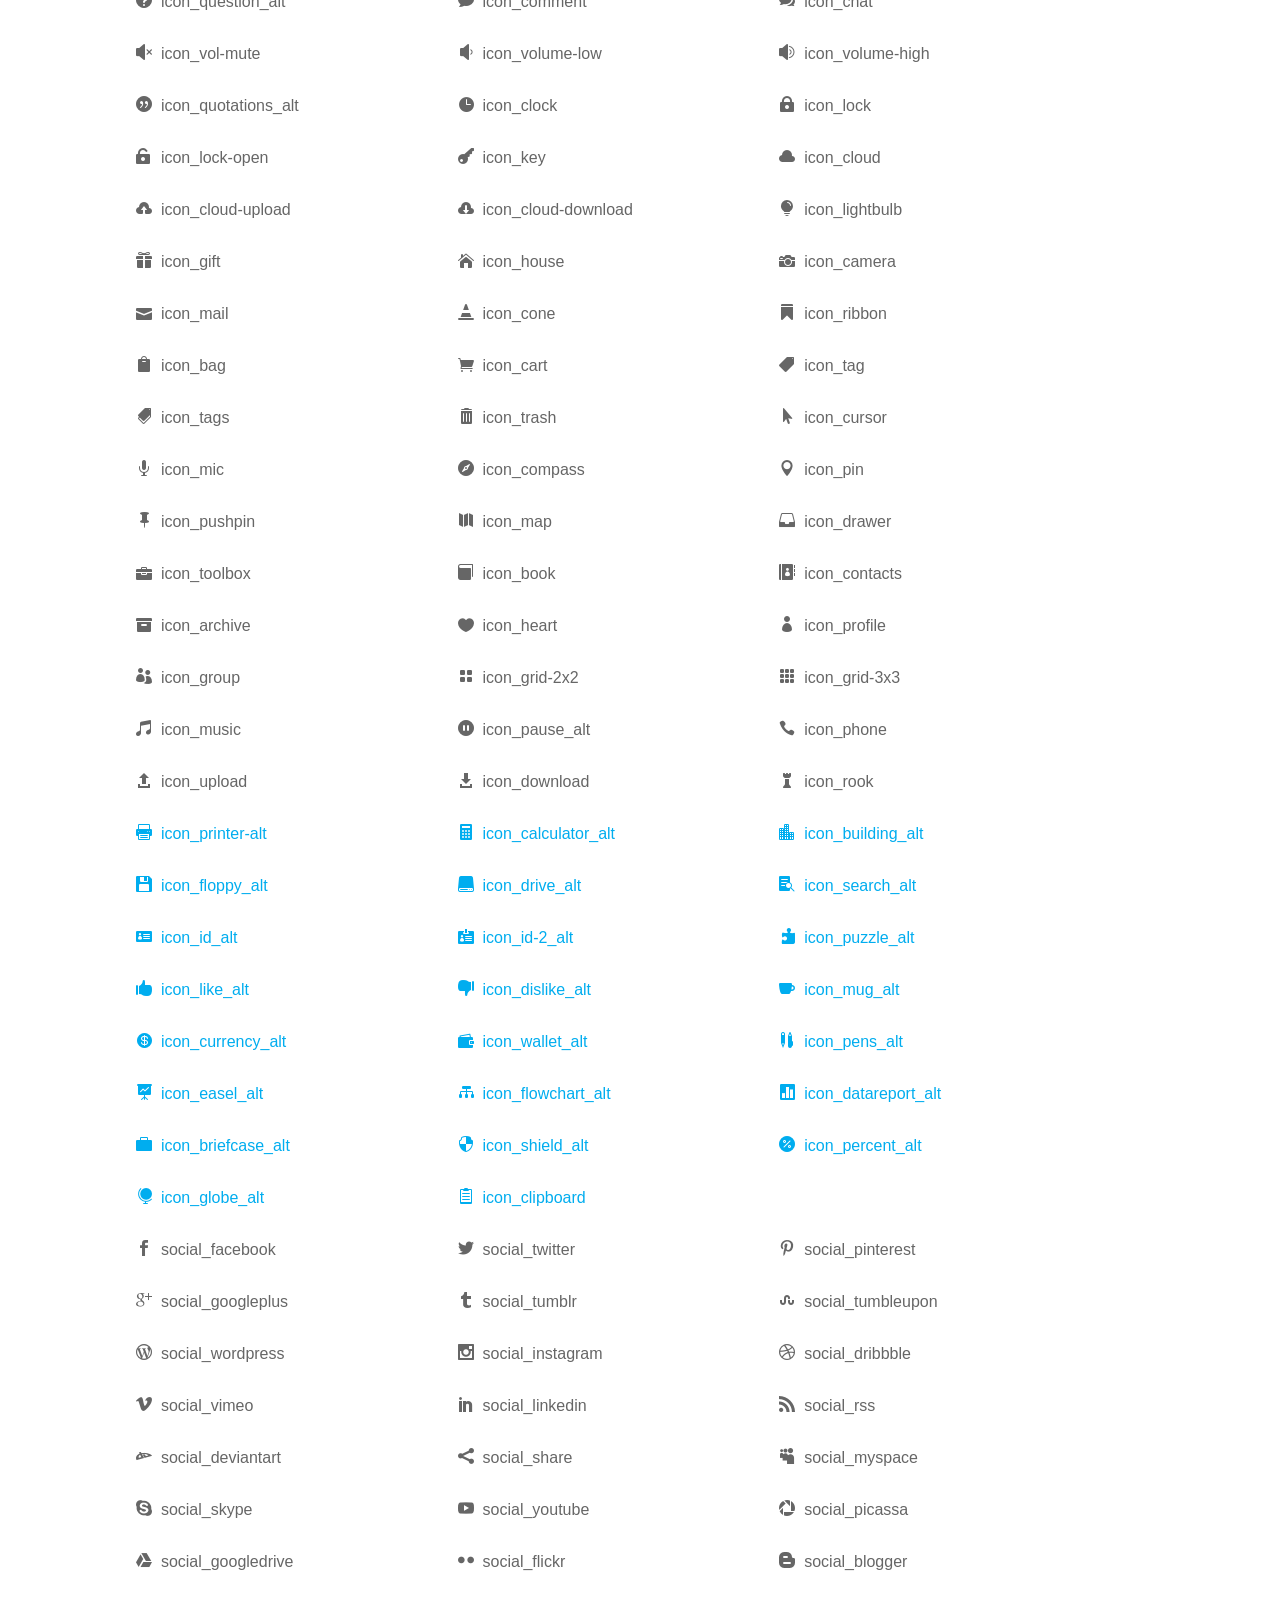
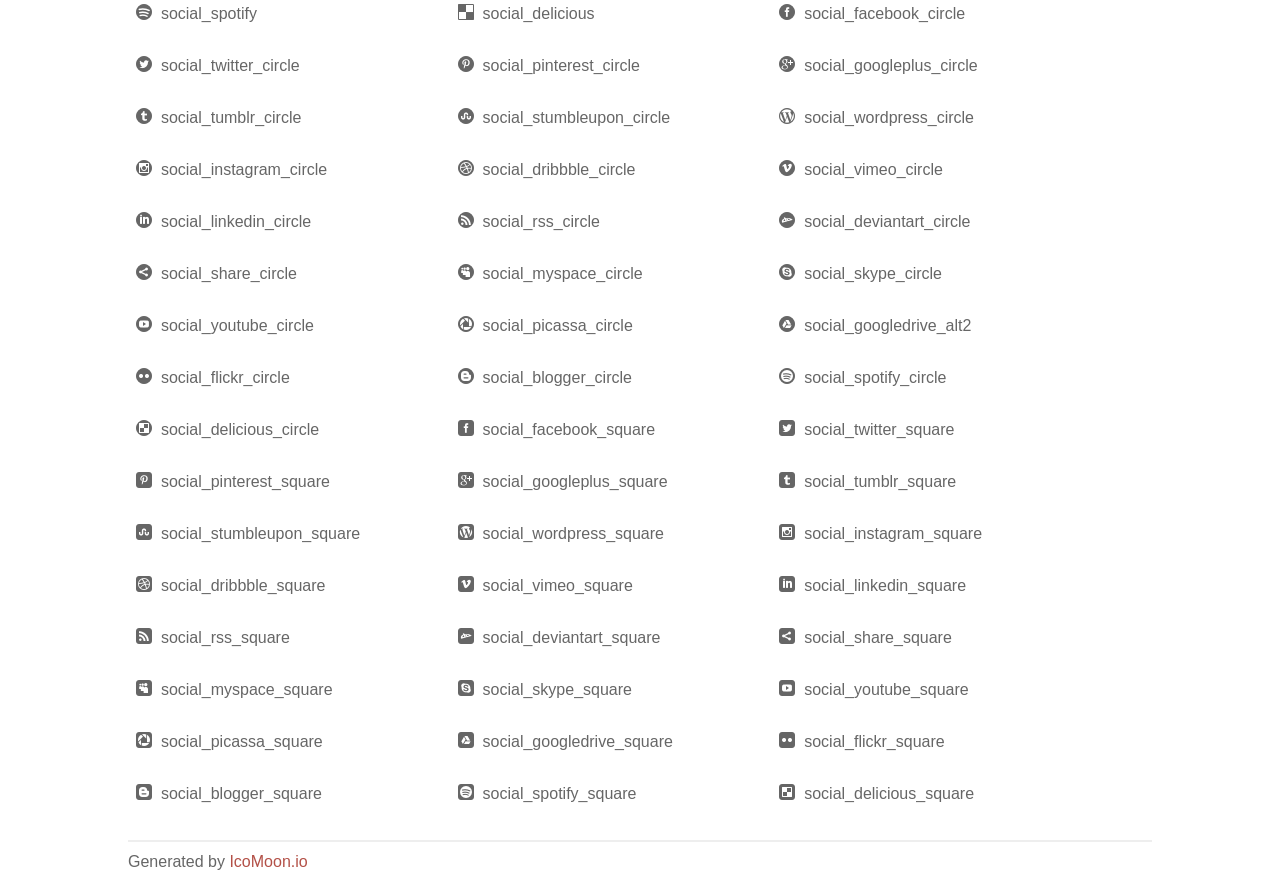
<file: fonts/elegant_font/HTML_CSS/index.html>
<!doctype html>
<html>
<head>
<title>Your Font/Glyphs</title>
<link rel="stylesheet" href="style.css" >
<!--[if lte IE 7]><script src="lte-ie7.js"></script><![endif]-->
<style>
	section, header, footer {display: block;}
	body {
		font-family: sans-serif;
		color: #666;
		line-height: 1.5;
		font-size: 1em;
	}
	* {
		-moz-box-sizing: border-box;
		-webkit-box-sizing: border-box;
		box-sizing: border-box;
		margin: 0;
		padding: 0;
	}
	.glyph {
		float: left;
		text-align: center;
		padding: .75em;
		margin: .4em 1.5em .75em 0;
		width: 6em;
		text-shadow: none;
	}
	
	.glyph input {
		font-family: consolas, monospace;
		font-size: 12px;
		width: 100%;
		text-align: center;
		border: 0;
		box-shadow: 0 0 0 1px #ccc;
		padding: .2em;
                -moz-border-radius: 5px;
                -webkit-border-radius: 5px;
	}
	
	

	.new {
		color:#00adef !important;
	}

	
	.w-main {
		width: 80%;
	}
	.centered {
		margin-left: auto;
		margin-right: auto;
	}
	.fs1 {
		font-size: 2em;
	}
	header {
		margin: 2em 0;
		padding-bottom: .5em;
		color: #666;
		box-shadow: 0 2px #eee;
	}
	header h1 {
		font-size: 2em;
		font-weight: normal;
	}
	.clearfix:before, .clearfix:after { content: ""; display: table; }
	.clearfix:after, .clear { clear: both; }
	footer {
		margin-top: 2em;
		padding: .5em 0;
		box-shadow: 0 -2px #eee;
	}
	a, a:visited {
		color: #B35047;
		text-decoration: none;
	}
	a:hover, a:focus {color: #000;}
	
	.box1 {
		font-size: 16px;
		display: inline-block;
		width: 30%;
		padding: .25em .5em;
		margin: 20px 10px 0 0;
	}
</style>
</head>
<body>
	<div class="w-main centered">
	<section class="mtm clearfix" id="glyphs">
	<div class="glyph">
		<div class="fs1" aria-hidden="true" data-icon="&#x21;"></div>
		<input type="text" readonly value="&amp;#x21;" >
	</div>
	<div class="glyph">
		<div class="fs1" aria-hidden="true" data-icon="&#x22;"></div>
		<input type="text" readonly value="&amp;#x22;" >
	</div>
	<div class="glyph">
		<div class="fs1" aria-hidden="true" data-icon="&#x23;"></div>
		<input type="text" readonly value="&amp;#x23;" >
	</div>
	<div class="glyph">
		<div class="fs1" aria-hidden="true" data-icon="&#x24;"></div>
		<input type="text" readonly value="&amp;#x24;" >
	</div>
	<div class="glyph">
		<div class="fs1" aria-hidden="true" data-icon="&#x25;"></div>
		<input type="text" readonly value="&amp;#x25;" >
	</div>
	<div class="glyph">
		<div class="fs1" aria-hidden="true" data-icon="&#x26;"></div>
		<input type="text" readonly value="&amp;#x26;" >
	</div>
	<div class="glyph">
		<div class="fs1" aria-hidden="true" data-icon="&#x27;"></div>
		<input type="text" readonly value="&amp;#x27;" >
	</div>
	<div class="glyph">
		<div class="fs1" aria-hidden="true" data-icon="&#x28;"></div>
		<input type="text" readonly value="&amp;#x28;" >
	</div>
	<div class="glyph">
		<div class="fs1" aria-hidden="true" data-icon="&#x29;"></div>
		<input type="text" readonly value="&amp;#x29;" >
	</div>
	<div class="glyph">
		<div class="fs1" aria-hidden="true" data-icon="&#x2a;"></div>
		<input type="text" readonly value="&amp;#x2a;" >
	</div>
	<div class="glyph">
		<div class="fs1" aria-hidden="true" data-icon="&#x2b;"></div>
		<input type="text" readonly value="&amp;#x2b;" >
	</div>
	<div class="glyph">
		<div class="fs1" aria-hidden="true" data-icon="&#x2c;"></div>
		<input type="text" readonly value="&amp;#x2c;" >
	</div>
	<div class="glyph">
		<div class="fs1" aria-hidden="true" data-icon="&#x2d;"></div>
		<input type="text" readonly value="&amp;#x2d;" >
	</div>
	<div class="glyph">
		<div class="fs1" aria-hidden="true" data-icon="&#x2e;"></div>
		<input type="text" readonly value="&amp;#x2e;" >
	</div>
	<div class="glyph">
		<div class="fs1" aria-hidden="true" data-icon="&#x2f;"></div>
		<input type="text" readonly value="&amp;#x2f;" >
	</div>
	<div class="glyph">
		<div class="fs1" aria-hidden="true" data-icon="&#x30;"></div>
		<input type="text" readonly value="&amp;#x30;" >
	</div>
	<div class="glyph">
		<div class="fs1" aria-hidden="true" data-icon="&#x31;"></div>
		<input type="text" readonly value="&amp;#x31;" >
	</div>
	<div class="glyph">
		<div class="fs1" aria-hidden="true" data-icon="&#x32;"></div>
		<input type="text" readonly value="&amp;#x32;" >
	</div>
	<div class="glyph">
		<div class="fs1" aria-hidden="true" data-icon="&#x33;"></div>
		<input type="text" readonly value="&amp;#x33;" >
	</div>
	<div class="glyph">
		<div class="fs1" aria-hidden="true" data-icon="&#x34;"></div>
		<input type="text" readonly value="&amp;#x34;" >
	</div>
	<div class="glyph">
		<div class="fs1" aria-hidden="true" data-icon="&#x35;"></div>
		<input type="text" readonly value="&amp;#x35;" >
	</div>
	<div class="glyph">
		<div class="fs1" aria-hidden="true" data-icon="&#x36;"></div>
		<input type="text" readonly value="&amp;#x36;" >
	</div>
	<div class="glyph">
		<div class="fs1" aria-hidden="true" data-icon="&#x37;"></div>
		<input type="text" readonly value="&amp;#x37;" >
	</div>
	<div class="glyph">
		<div class="fs1" aria-hidden="true" data-icon="&#x38;"></div>
		<input type="text" readonly value="&amp;#x38;" >
	</div>
	<div class="glyph">
		<div class="fs1" aria-hidden="true" data-icon="&#x39;"></div>
		<input type="text" readonly value="&amp;#x39;" >
	</div>
	<div class="glyph">
		<div class="fs1" aria-hidden="true" data-icon="&#x3a;"></div>
		<input type="text" readonly value="&amp;#x3a;" >
	</div>
	<div class="glyph">
		<div class="fs1" aria-hidden="true" data-icon="&#x3b;"></div>
		<input type="text" readonly value="&amp;#x3b;" >
	</div>
	<div class="glyph">
		<div class="fs1" aria-hidden="true" data-icon="&#x3c;"></div>
		<input type="text" readonly value="&amp;#x3c;" >
	</div>
	<div class="glyph">
		<div class="fs1" aria-hidden="true" data-icon="&#x3d;"></div>
		<input type="text" readonly value="&amp;#x3d;" >
	</div>
	<div class="glyph">
		<div class="fs1" aria-hidden="true" data-icon="&#x3e;"></div>
		<input type="text" readonly value="&amp;#x3e;" >
	</div>
	<div class="glyph">
		<div class="fs1" aria-hidden="true" data-icon="&#x3f;"></div>
		<input type="text" readonly value="&amp;#x3f;" >
	</div>
	<div class="glyph">
		<div class="fs1" aria-hidden="true" data-icon="&#x40;"></div>
		<input type="text" readonly value="&amp;#x40;" >
	</div>
	<div class="glyph">
		<div class="fs1" aria-hidden="true" data-icon="&#x41;"></div>
		<input type="text" readonly value="&amp;#x41;" >
	</div>
	<div class="glyph">
		<div class="fs1" aria-hidden="true" data-icon="&#x42;"></div>
		<input type="text" readonly value="&amp;#x42;" >
	</div>
	<div class="glyph">
		<div class="fs1" aria-hidden="true" data-icon="&#x43;"></div>
		<input type="text" readonly value="&amp;#x43;" >
	</div>
	<div class="glyph">
		<div class="fs1" aria-hidden="true" data-icon="&#x44;"></div>
		<input type="text" readonly value="&amp;#x44;" >
	</div>
	<div class="glyph">
		<div class="fs1" aria-hidden="true" data-icon="&#x45;"></div>
		<input type="text" readonly value="&amp;#x45;" >
	</div>
	<div class="glyph">
		<div class="fs1" aria-hidden="true" data-icon="&#x46;"></div>
		<input type="text" readonly value="&amp;#x46;" >
	</div>
	<div class="glyph">
		<div class="fs1" aria-hidden="true" data-icon="&#x47;"></div>
		<input type="text" readonly value="&amp;#x47;" >
	</div>
	<div class="glyph">
		<div class="fs1" aria-hidden="true" data-icon="&#x48;"></div>
		<input type="text" readonly value="&amp;#x48;" >
	</div>
	<div class="glyph">
		<div class="fs1" aria-hidden="true" data-icon="&#x49;"></div>
		<input type="text" readonly value="&amp;#x49;" >
	</div>
	<div class="glyph">
		<div class="fs1" aria-hidden="true" data-icon="&#x4a;"></div>
		<input type="text" readonly value="&amp;#x4a;" >
	</div>
	<div class="glyph">
		<div class="fs1" aria-hidden="true" data-icon="&#x4b;"></div>
		<input type="text" readonly value="&amp;#x4b;" >
	</div>
	<div class="glyph">
		<div class="fs1" aria-hidden="true" data-icon="&#x4c;"></div>
		<input type="text" readonly value="&amp;#x4c;" >
	</div>
	<div class="glyph">
		<div class="fs1" aria-hidden="true" data-icon="&#x4d;"></div>
		<input type="text" readonly value="&amp;#x4d;" >
	</div>
	<div class="glyph">
		<div class="fs1" aria-hidden="true" data-icon="&#x4e;"></div>
		<input type="text" readonly value="&amp;#x4e;" >
	</div>
	<div class="glyph">
		<div class="fs1" aria-hidden="true" data-icon="&#x4f;"></div>
		<input type="text" readonly value="&amp;#x4f;" >
	</div>
	<div class="glyph">
		<div class="fs1" aria-hidden="true" data-icon="&#x50;"></div>
		<input type="text" readonly value="&amp;#x50;" >
	</div>
	<div class="glyph">
		<div class="fs1" aria-hidden="true" data-icon="&#x51;"></div>
		<input type="text" readonly value="&amp;#x51;" >
	</div>
	<div class="glyph">
		<div class="fs1" aria-hidden="true" data-icon="&#x52;"></div>
		<input type="text" readonly value="&amp;#x52;" >
	</div>
	<div class="glyph">
		<div class="fs1" aria-hidden="true" data-icon="&#x53;"></div>
		<input type="text" readonly value="&amp;#x53;" >
	</div>
	<div class="glyph">
		<div class="fs1" aria-hidden="true" data-icon="&#x54;"></div>
		<input type="text" readonly value="&amp;#x54;" >
	</div>
	<div class="glyph">
		<div class="fs1" aria-hidden="true" data-icon="&#x55;"></div>
		<input type="text" readonly value="&amp;#x55;" >
	</div>
	<div class="glyph">
		<div class="fs1" aria-hidden="true" data-icon="&#x56;"></div>
		<input type="text" readonly value="&amp;#x56;" >
	</div>
	<div class="glyph">
		<div class="fs1" aria-hidden="true" data-icon="&#x57;"></div>
		<input type="text" readonly value="&amp;#x57;" >
	</div>
	<div class="glyph">
		<div class="fs1" aria-hidden="true" data-icon="&#x58;"></div>
		<input type="text" readonly value="&amp;#x58;" >
	</div>
	<div class="glyph">
		<div class="fs1" aria-hidden="true" data-icon="&#x59;"></div>
		<input type="text" readonly value="&amp;#x59;" >
	</div>
	<div class="glyph">
		<div class="fs1" aria-hidden="true" data-icon="&#x5a;"></div>
		<input type="text" readonly value="&amp;#x5a;" >
	</div>
	<div class="glyph">
		<div class="fs1" aria-hidden="true" data-icon="&#x5b;"></div>
		<input type="text" readonly value="&amp;#x5b;" >
	</div>
	<div class="glyph">
		<div class="fs1" aria-hidden="true" data-icon="&#x5c;"></div>
		<input type="text" readonly value="&amp;#x5c;" >
	</div>
	<div class="glyph">
		<div class="fs1" aria-hidden="true" data-icon="&#x5d;"></div>
		<input type="text" readonly value="&amp;#x5d;" >
	</div>
	<div class="glyph">
		<div class="fs1" aria-hidden="true" data-icon="&#x5e;"></div>
		<input type="text" readonly value="&amp;#x5e;" >
	</div>
	<div class="glyph">
		<div class="fs1" aria-hidden="true" data-icon="&#x5f;"></div>
		<input type="text" readonly value="&amp;#x5f;" >
	</div>
	<div class="glyph">
		<div class="fs1" aria-hidden="true" data-icon="&#x60;"></div>
		<input type="text" readonly value="&amp;#x60;" >
	</div>
	<div class="glyph">
		<div class="fs1" aria-hidden="true" data-icon="&#x61;"></div>
		<input type="text" readonly value="&amp;#x61;" >
	</div>
	<div class="glyph">
		<div class="fs1" aria-hidden="true" data-icon="&#x62;"></div>
		<input type="text" readonly value="&amp;#x62;" >
	</div>
	<div class="glyph">
		<div class="fs1" aria-hidden="true" data-icon="&#x63;"></div>
		<input type="text" readonly value="&amp;#x63;" >
	</div>
	<div class="glyph">
		<div class="fs1" aria-hidden="true" data-icon="&#x64;"></div>
		<input type="text" readonly value="&amp;#x64;" >
	</div>
	<div class="glyph">
		<div class="fs1" aria-hidden="true" data-icon="&#x65;"></div>
		<input type="text" readonly value="&amp;#x65;" >
	</div>
	<div class="glyph">
		<div class="fs1" aria-hidden="true" data-icon="&#x66;"></div>
		<input type="text" readonly value="&amp;#x66;" >
	</div>
	<div class="glyph">
		<div class="fs1" aria-hidden="true" data-icon="&#x67;"></div>
		<input type="text" readonly value="&amp;#x67;" >
	</div>
	<div class="glyph">
		<div class="fs1" aria-hidden="true" data-icon="&#x68;"></div>
		<input type="text" readonly value="&amp;#x68;" >
	</div>
	<div class="glyph">
		<div class="fs1" aria-hidden="true" data-icon="&#x69;"></div>
		<input type="text" readonly value="&amp;#x69;" >
	</div>
	<div class="glyph">
		<div class="fs1" aria-hidden="true" data-icon="&#x6a;"></div>
		<input type="text" readonly value="&amp;#x6a;" >
	</div>
	<div class="glyph">
		<div class="fs1" aria-hidden="true" data-icon="&#x6b;"></div>
		<input type="text" readonly value="&amp;#x6b;" >
	</div>
	<div class="glyph">
		<div class="fs1" aria-hidden="true" data-icon="&#x6c;"></div>
		<input type="text" readonly value="&amp;#x6c;" >
	</div>
	<div class="glyph">
		<div class="fs1" aria-hidden="true" data-icon="&#x6d;"></div>
		<input type="text" readonly value="&amp;#x6d;" >
	</div>
	<div class="glyph">
		<div class="fs1" aria-hidden="true" data-icon="&#x6e;"></div>
		<input type="text" readonly value="&amp;#x6e;" >
	</div>
	<div class="glyph">
		<div class="fs1" aria-hidden="true" data-icon="&#x6f;"></div>
		<input type="text" readonly value="&amp;#x6f;" >
	</div>
	<div class="glyph">
		<div class="fs1" aria-hidden="true" data-icon="&#x70;"></div>
		<input type="text" readonly value="&amp;#x70;" >
	</div>
	<div class="glyph">
		<div class="fs1" aria-hidden="true" data-icon="&#x71;"></div>
		<input type="text" readonly value="&amp;#x71;" >
	</div>
	<div class="glyph">
		<div class="fs1" aria-hidden="true" data-icon="&#x72;"></div>
		<input type="text" readonly value="&amp;#x72;" >
	</div>
	<div class="glyph">
		<div class="fs1" aria-hidden="true" data-icon="&#x73;"></div>
		<input type="text" readonly value="&amp;#x73;" >
	</div>
	<div class="glyph">
		<div class="fs1" aria-hidden="true" data-icon="&#x74;"></div>
		<input type="text" readonly value="&amp;#x74;" >
	</div>
	<div class="glyph">
		<div class="fs1" aria-hidden="true" data-icon="&#x75;"></div>
		<input type="text" readonly value="&amp;#x75;" >
	</div>
	<div class="glyph">
		<div class="fs1" aria-hidden="true" data-icon="&#x76;"></div>
		<input type="text" readonly value="&amp;#x76;" >
	</div>
	<div class="glyph">
		<div class="fs1" aria-hidden="true" data-icon="&#x77;"></div>
		<input type="text" readonly value="&amp;#x77;" >
	</div>
	<div class="glyph">
		<div class="fs1" aria-hidden="true" data-icon="&#x78;"></div>
		<input type="text" readonly value="&amp;#x78;" >
	</div>
	<div class="glyph">
		<div class="fs1" aria-hidden="true" data-icon="&#x79;"></div>
		<input type="text" readonly value="&amp;#x79;" >
	</div>
	<div class="glyph">
		<div class="fs1" aria-hidden="true" data-icon="&#x7a;"></div>
		<input type="text" readonly value="&amp;#x7a;" >
	</div>
	<div class="glyph">
		<div class="fs1" aria-hidden="true" data-icon="&#x7b;"></div>
		<input type="text" readonly value="&amp;#x7b;" >
	</div>
	<div class="glyph">
		<div class="fs1" aria-hidden="true" data-icon="&#x7c;"></div>
		<input type="text" readonly value="&amp;#x7c;" >
	</div>
	<div class="glyph">
		<div class="fs1" aria-hidden="true" data-icon="&#x7d;"></div>
		<input type="text" readonly value="&amp;#x7d;" >
	</div>
	<div class="glyph">
		<div class="fs1" aria-hidden="true" data-icon="&#x7e;"></div>
		<input type="text" readonly value="&amp;#x7e;" >
	</div>
	<div class="glyph">
		<div class="fs1" aria-hidden="true" data-icon="&#xe000;"></div>
		<input type="text" readonly value="&amp;#xe000;" >
	</div>
	<div class="glyph">
		<div class="fs1" aria-hidden="true" data-icon="&#xe001;"></div>
		<input type="text" readonly value="&amp;#xe001;" >
	</div>
	<div class="glyph">
		<div class="fs1" aria-hidden="true" data-icon="&#xe002;"></div>
		<input type="text" readonly value="&amp;#xe002;" >
	</div>
	<div class="glyph">
		<div class="fs1" aria-hidden="true" data-icon="&#xe003;"></div>
		<input type="text" readonly value="&amp;#xe003;" >
	</div>
	<div class="glyph">
		<div class="fs1" aria-hidden="true" data-icon="&#xe004;"></div>
		<input type="text" readonly value="&amp;#xe004;" >
	</div>
	<div class="glyph">
		<div class="fs1" aria-hidden="true" data-icon="&#xe005;"></div>
		<input type="text" readonly value="&amp;#xe005;" >
	</div>
	<div class="glyph">
		<div class="fs1" aria-hidden="true" data-icon="&#xe006;"></div>
		<input type="text" readonly value="&amp;#xe006;" >
	</div>
	<div class="glyph">
		<div class="fs1" aria-hidden="true" data-icon="&#xe007;"></div>
		<input type="text" readonly value="&amp;#xe007;" >
	</div>
	<div class="glyph">
		<div class="fs1" aria-hidden="true" data-icon="&#xe008;"></div>
		<input type="text" readonly value="&amp;#xe008;" >
	</div>
	<div class="glyph">
		<div class="fs1" aria-hidden="true" data-icon="&#xe009;"></div>
		<input type="text" readonly value="&amp;#xe009;" >
	</div>
	<div class="glyph">
		<div class="fs1" aria-hidden="true" data-icon="&#xe00a;"></div>
		<input type="text" readonly value="&amp;#xe00a;" >
	</div>
	<div class="glyph">
		<div class="fs1" aria-hidden="true" data-icon="&#xe00b;"></div>
		<input type="text" readonly value="&amp;#xe00b;" >
	</div>
	<div class="glyph">
		<div class="fs1" aria-hidden="true" data-icon="&#xe00c;"></div>
		<input type="text" readonly value="&amp;#xe00c;" >
	</div>
	<div class="glyph">
		<div class="fs1" aria-hidden="true" data-icon="&#xe00d;"></div>
		<input type="text" readonly value="&amp;#xe00d;" >
	</div>
	<div class="glyph">
		<div class="fs1" aria-hidden="true" data-icon="&#xe00e;"></div>
		<input type="text" readonly value="&amp;#xe00e;" >
	</div>
	<div class="glyph">
		<div class="fs1" aria-hidden="true" data-icon="&#xe00f;"></div>
		<input type="text" readonly value="&amp;#xe00f;" >
	</div>
	<div class="glyph">
		<div class="fs1" aria-hidden="true" data-icon="&#xe010;"></div>
		<input type="text" readonly value="&amp;#xe010;" >
	</div>
	<div class="glyph">
		<div class="fs1" aria-hidden="true" data-icon="&#xe011;"></div>
		<input type="text" readonly value="&amp;#xe011;" >
	</div>
	<div class="glyph">
		<div class="fs1" aria-hidden="true" data-icon="&#xe012;"></div>
		<input type="text" readonly value="&amp;#xe012;" >
	</div>
	<div class="glyph">
		<div class="fs1" aria-hidden="true" data-icon="&#xe013;"></div>
		<input type="text" readonly value="&amp;#xe013;" >
	</div>
	<div class="glyph">
		<div class="fs1" aria-hidden="true" data-icon="&#xe014;"></div>
		<input type="text" readonly value="&amp;#xe014;" >
	</div>
	<div class="glyph">
		<div class="fs1" aria-hidden="true" data-icon="&#xe015;"></div>
		<input type="text" readonly value="&amp;#xe015;" >
	</div>
	<div class="glyph">
		<div class="fs1" aria-hidden="true" data-icon="&#xe016;"></div>
		<input type="text" readonly value="&amp;#xe016;" >
	</div>
	<div class="glyph">
		<div class="fs1" aria-hidden="true" data-icon="&#xe017;"></div>
		<input type="text" readonly value="&amp;#xe017;" >
	</div>
	<div class="glyph">
		<div class="fs1" aria-hidden="true" data-icon="&#xe018;"></div>
		<input type="text" readonly value="&amp;#xe018;" >
	</div>
	<div class="glyph">
		<div class="fs1" aria-hidden="true" data-icon="&#xe019;"></div>
		<input type="text" readonly value="&amp;#xe019;" >
	</div>
	<div class="glyph">
		<div class="fs1" aria-hidden="true" data-icon="&#xe01a;"></div>
		<input type="text" readonly value="&amp;#xe01a;" >
	</div>
	<div class="glyph">
		<div class="fs1" aria-hidden="true" data-icon="&#xe01b;"></div>
		<input type="text" readonly value="&amp;#xe01b;" >
	</div>
	<div class="glyph">
		<div class="fs1" aria-hidden="true" data-icon="&#xe01c;"></div>
		<input type="text" readonly value="&amp;#xe01c;" >
	</div>
	<div class="glyph">
		<div class="fs1" aria-hidden="true" data-icon="&#xe01d;"></div>
		<input type="text" readonly value="&amp;#xe01d;" >
	</div>
	<div class="glyph">
		<div class="fs1" aria-hidden="true" data-icon="&#xe01e;"></div>
		<input type="text" readonly value="&amp;#xe01e;" >
	</div>
	<div class="glyph">
		<div class="fs1" aria-hidden="true" data-icon="&#xe01f;"></div>
		<input type="text" readonly value="&amp;#xe01f;" >
	</div>
	<div class="glyph">
		<div class="fs1" aria-hidden="true" data-icon="&#xe020;"></div>
		<input type="text" readonly value="&amp;#xe020;" >
	</div>
	<div class="glyph">
		<div class="fs1" aria-hidden="true" data-icon="&#xe021;"></div>
		<input type="text" readonly value="&amp;#xe021;" >
	</div>
	<div class="glyph">
		<div class="fs1" aria-hidden="true" data-icon="&#xe022;"></div>
		<input type="text" readonly value="&amp;#xe022;" >
	</div>
	<div class="glyph">
		<div class="fs1" aria-hidden="true" data-icon="&#xe023;"></div>
		<input type="text" readonly value="&amp;#xe023;" >
	</div>
	<div class="glyph">
		<div class="fs1" aria-hidden="true" data-icon="&#xe024;"></div>
		<input type="text" readonly value="&amp;#xe024;" >
	</div>
	<div class="glyph">
		<div class="fs1" aria-hidden="true" data-icon="&#xe025;"></div>
		<input type="text" readonly value="&amp;#xe025;" >
	</div>
	<div class="glyph">
		<div class="fs1" aria-hidden="true" data-icon="&#xe026;"></div>
		<input type="text" readonly value="&amp;#xe026;" >
	</div>
	<div class="glyph">
		<div class="fs1" aria-hidden="true" data-icon="&#xe027;"></div>
		<input type="text" readonly value="&amp;#xe027;" >
	</div>
	<div class="glyph">
		<div class="fs1" aria-hidden="true" data-icon="&#xe028;"></div>
		<input type="text" readonly value="&amp;#xe028;" >
	</div>
	<div class="glyph">
		<div class="fs1" aria-hidden="true" data-icon="&#xe029;"></div>
		<input type="text" readonly value="&amp;#xe029;" >
	</div>
	<div class="glyph">
		<div class="fs1" aria-hidden="true" data-icon="&#xe02a;"></div>
		<input type="text" readonly value="&amp;#xe02a;" >
	</div>
	<div class="glyph">
		<div class="fs1" aria-hidden="true" data-icon="&#xe02b;"></div>
		<input type="text" readonly value="&amp;#xe02b;" >
	</div>
	<div class="glyph">
		<div class="fs1" aria-hidden="true" data-icon="&#xe02c;"></div>
		<input type="text" readonly value="&amp;#xe02c;" >
	</div>
	<div class="glyph">
		<div class="fs1" aria-hidden="true" data-icon="&#xe02d;"></div>
		<input type="text" readonly value="&amp;#xe02d;" >
	</div>
	<div class="glyph">
		<div class="fs1" aria-hidden="true" data-icon="&#xe02e;"></div>
		<input type="text" readonly value="&amp;#xe02e;" >
	</div>
	<div class="glyph">
		<div class="fs1" aria-hidden="true" data-icon="&#xe02f;"></div>
		<input type="text" readonly value="&amp;#xe02f;" >
	</div>
	<div class="glyph">
		<div class="fs1" aria-hidden="true" data-icon="&#xe030;"></div>
		<input type="text" readonly value="&amp;#xe030;" >
	</div>
    
    <div class="new">
    
    <div class="glyph">
		<div class="fs1" aria-hidden="true" data-icon="&#xe103;"></div>
		<input type="text" readonly value="&amp;#xe103;" >
	</div>
	<div class="glyph">
		<div class="fs1" aria-hidden="true" data-icon="&#xe0ee;"></div>
		<input type="text" readonly value="&amp;#xe0ee;" >
	</div>
	<div class="glyph">
		<div class="fs1" aria-hidden="true" data-icon="&#xe0ef;"></div>
		<input type="text" readonly value="&amp;#xe0ef;" >
	</div>
	<div class="glyph">
		<div class="fs1" aria-hidden="true" data-icon="&#xe0e8;"></div>
		<input type="text" readonly value="&amp;#xe0e8;" >
	</div>
	<div class="glyph">
		<div class="fs1" aria-hidden="true" data-icon="&#xe0ea;"></div>
		<input type="text" readonly value="&amp;#xe0ea;" >
	</div>
	<div class="glyph">
		<div class="fs1" aria-hidden="true" data-icon="&#xe101;"></div>
		<input type="text" readonly value="&amp;#xe101;" >
	</div>
	<div class="glyph">
		<div class="fs1" aria-hidden="true" data-icon="&#xe107;"></div>
		<input type="text" readonly value="&amp;#xe107;" >
	</div>
	<div class="glyph">
		<div class="fs1" aria-hidden="true" data-icon="&#xe108;"></div>
		<input type="text" readonly value="&amp;#xe108;" >
	</div>
	<div class="glyph">
		<div class="fs1" aria-hidden="true" data-icon="&#xe102;"></div>
		<input type="text" readonly value="&amp;#xe102;" >
	</div>
	<div class="glyph">
		<div class="fs1" aria-hidden="true" data-icon="&#xe106;"></div>
		<input type="text" readonly value="&amp;#xe106;" >
	</div>
	<div class="glyph">
		<div class="fs1" aria-hidden="true" data-icon="&#xe0eb;"></div>
		<input type="text" readonly value="&amp;#xe0eb;" >
	</div>
	<div class="glyph">
		<div class="fs1" aria-hidden="true" data-icon="&#xe105;"></div>
		<input type="text" readonly value="&amp;#xe105;" >
	</div>
	<div class="glyph">
		<div class="fs1" aria-hidden="true" data-icon="&#xe0ed;"></div>
		<input type="text" readonly value="&amp;#xe0ed;" >
	</div>
	<div class="glyph">
		<div class="fs1" aria-hidden="true" data-icon="&#xe100;"></div>
		<input type="text" readonly value="&amp;#xe100;" >
	</div>
	<div class="glyph">
		<div class="fs1" aria-hidden="true" data-icon="&#xe104;"></div>
		<input type="text" readonly value="&amp;#xe104;" >
	</div>
	<div class="glyph">
		<div class="fs1" aria-hidden="true" data-icon="&#xe0e9;"></div>
		<input type="text" readonly value="&amp;#xe0e9;" >
	</div>
	<div class="glyph">
		<div class="fs1" aria-hidden="true" data-icon="&#xe109;"></div>
		<input type="text" readonly value="&amp;#xe109;" >
	</div>
	<div class="glyph">
		<div class="fs1" aria-hidden="true" data-icon="&#xe0ec;"></div>
		<input type="text" readonly value="&amp;#xe0ec;" >
	</div>
	<div class="glyph">
		<div class="fs1" aria-hidden="true" data-icon="&#xe0fe;"></div>
		<input type="text" readonly value="&amp;#xe0fe;" >
	</div>
	<div class="glyph">
		<div class="fs1" aria-hidden="true" data-icon="&#xe0f6;"></div>
		<input type="text" readonly value="&amp;#xe0f6;" >
	</div>
	<div class="glyph">
		<div class="fs1" aria-hidden="true" data-icon="&#xe0fb;"></div>
		<input type="text" readonly value="&amp;#xe0fb;" >
	</div>
	<div class="glyph">
		<div class="fs1" aria-hidden="true" data-icon="&#xe0e2;"></div>
		<input type="text" readonly value="&amp;#xe0e2;" >
	</div>
	<div class="glyph">
		<div class="fs1" aria-hidden="true" data-icon="&#xe0e3;"></div>
		<input type="text" readonly value="&amp;#xe0e3;" >
	</div>
	<div class="glyph">
		<div class="fs1" aria-hidden="true" data-icon="&#xe0f5;"></div>
		<input type="text" readonly value="&amp;#xe0f5;" >
	</div>
	<div class="glyph">
		<div class="fs1" aria-hidden="true" data-icon="&#xe0e1;"></div>
		<input type="text" readonly value="&amp;#xe0e1;" >
	</div>
	<div class="glyph">
		<div class="fs1" aria-hidden="true" data-icon="&#xe0ff;"></div>
		<input type="text" readonly value="&amp;#xe0ff;" >
	</div>
    
    </div>
    
	<div class="glyph">
		<div class="fs1" aria-hidden="true" data-icon="&#xe031;"></div>
		<input type="text" readonly value="&amp;#xe031;" >
	</div>
	<div class="glyph">
		<div class="fs1" aria-hidden="true" data-icon="&#xe032;"></div>
		<input type="text" readonly value="&amp;#xe032;" >
	</div>
	<div class="glyph">
		<div class="fs1" aria-hidden="true" data-icon="&#xe033;"></div>
		<input type="text" readonly value="&amp;#xe033;" >
	</div>
	<div class="glyph">
		<div class="fs1" aria-hidden="true" data-icon="&#xe034;"></div>
		<input type="text" readonly value="&amp;#xe034;" >
	</div>
	<div class="glyph">
		<div class="fs1" aria-hidden="true" data-icon="&#xe035;"></div>
		<input type="text" readonly value="&amp;#xe035;" >
	</div>
	<div class="glyph">
		<div class="fs1" aria-hidden="true" data-icon="&#xe036;"></div>
		<input type="text" readonly value="&amp;#xe036;" >
	</div>
	<div class="glyph">
		<div class="fs1" aria-hidden="true" data-icon="&#xe037;"></div>
		<input type="text" readonly value="&amp;#xe037;" >
	</div>
	<div class="glyph">
		<div class="fs1" aria-hidden="true" data-icon="&#xe038;"></div>
		<input type="text" readonly value="&amp;#xe038;" >
	</div>
	<div class="glyph">
		<div class="fs1" aria-hidden="true" data-icon="&#xe039;"></div>
		<input type="text" readonly value="&amp;#xe039;" >
	</div>
	<div class="glyph">
		<div class="fs1" aria-hidden="true" data-icon="&#xe03a;"></div>
		<input type="text" readonly value="&amp;#xe03a;" >
	</div>
	<div class="glyph">
		<div class="fs1" aria-hidden="true" data-icon="&#xe03b;"></div>
		<input type="text" readonly value="&amp;#xe03b;" >
	</div>
	<div class="glyph">
		<div class="fs1" aria-hidden="true" data-icon="&#xe03c;"></div>
		<input type="text" readonly value="&amp;#xe03c;" >
	</div>
	<div class="glyph">
		<div class="fs1" aria-hidden="true" data-icon="&#xe03d;"></div>
		<input type="text" readonly value="&amp;#xe03d;" >
	</div>
	<div class="glyph">
		<div class="fs1" aria-hidden="true" data-icon="&#xe03e;"></div>
		<input type="text" readonly value="&amp;#xe03e;" >
	</div>
	<div class="glyph">
		<div class="fs1" aria-hidden="true" data-icon="&#xe03f;"></div>
		<input type="text" readonly value="&amp;#xe03f;" >
	</div>
	<div class="glyph">
		<div class="fs1" aria-hidden="true" data-icon="&#xe040;"></div>
		<input type="text" readonly value="&amp;#xe040;" >
	</div>
	<div class="glyph">
		<div class="fs1" aria-hidden="true" data-icon="&#xe041;"></div>
		<input type="text" readonly value="&amp;#xe041;" >
	</div>
	<div class="glyph">
		<div class="fs1" aria-hidden="true" data-icon="&#xe042;"></div>
		<input type="text" readonly value="&amp;#xe042;" >
	</div>
	<div class="glyph">
		<div class="fs1" aria-hidden="true" data-icon="&#xe043;"></div>
		<input type="text" readonly value="&amp;#xe043;" >
	</div>
	<div class="glyph">
		<div class="fs1" aria-hidden="true" data-icon="&#xe044;"></div>
		<input type="text" readonly value="&amp;#xe044;" >
	</div>
	<div class="glyph">
		<div class="fs1" aria-hidden="true" data-icon="&#xe045;"></div>
		<input type="text" readonly value="&amp;#xe045;" >
	</div>
	<div class="glyph">
		<div class="fs1" aria-hidden="true" data-icon="&#xe046;"></div>
		<input type="text" readonly value="&amp;#xe046;" >
	</div>
	<div class="glyph">
		<div class="fs1" aria-hidden="true" data-icon="&#xe047;"></div>
		<input type="text" readonly value="&amp;#xe047;" >
	</div>
	<div class="glyph">
		<div class="fs1" aria-hidden="true" data-icon="&#xe048;"></div>
		<input type="text" readonly value="&amp;#xe048;" >
	</div>
	<div class="glyph">
		<div class="fs1" aria-hidden="true" data-icon="&#xe049;"></div>
		<input type="text" readonly value="&amp;#xe049;" >
	</div>
	<div class="glyph">
		<div class="fs1" aria-hidden="true" data-icon="&#xe04a;"></div>
		<input type="text" readonly value="&amp;#xe04a;" >
	</div>
	<div class="glyph">
		<div class="fs1" aria-hidden="true" data-icon="&#xe04b;"></div>
		<input type="text" readonly value="&amp;#xe04b;" >
	</div>
	<div class="glyph">
		<div class="fs1" aria-hidden="true" data-icon="&#xe04c;"></div>
		<input type="text" readonly value="&amp;#xe04c;" >
	</div>
	<div class="glyph">
		<div class="fs1" aria-hidden="true" data-icon="&#xe04d;"></div>
		<input type="text" readonly value="&amp;#xe04d;" >
	</div>
	<div class="glyph">
		<div class="fs1" aria-hidden="true" data-icon="&#xe04e;"></div>
		<input type="text" readonly value="&amp;#xe04e;" >
	</div>
	<div class="glyph">
		<div class="fs1" aria-hidden="true" data-icon="&#xe04f;"></div>
		<input type="text" readonly value="&amp;#xe04f;" >
	</div>
	<div class="glyph">
		<div class="fs1" aria-hidden="true" data-icon="&#xe050;"></div>
		<input type="text" readonly value="&amp;#xe050;" >
	</div>
	<div class="glyph">
		<div class="fs1" aria-hidden="true" data-icon="&#xe051;"></div>
		<input type="text" readonly value="&amp;#xe051;" >
	</div>
	<div class="glyph">
		<div class="fs1" aria-hidden="true" data-icon="&#xe052;"></div>
		<input type="text" readonly value="&amp;#xe052;" >
	</div>
	<div class="glyph">
		<div class="fs1" aria-hidden="true" data-icon="&#xe053;"></div>
		<input type="text" readonly value="&amp;#xe053;" >
	</div>
	<div class="glyph">
		<div class="fs1" aria-hidden="true" data-icon="&#xe054;"></div>
		<input type="text" readonly value="&amp;#xe054;" >
	</div>
	<div class="glyph">
		<div class="fs1" aria-hidden="true" data-icon="&#xe055;"></div>
		<input type="text" readonly value="&amp;#xe055;" >
	</div>
	<div class="glyph">
		<div class="fs1" aria-hidden="true" data-icon="&#xe056;"></div>
		<input type="text" readonly value="&amp;#xe056;" >
	</div>
	<div class="glyph">
		<div class="fs1" aria-hidden="true" data-icon="&#xe057;"></div>
		<input type="text" readonly value="&amp;#xe057;" >
	</div>
	<div class="glyph">
		<div class="fs1" aria-hidden="true" data-icon="&#xe058;"></div>
		<input type="text" readonly value="&amp;#xe058;" >
	</div>
	<div class="glyph">
		<div class="fs1" aria-hidden="true" data-icon="&#xe059;"></div>
		<input type="text" readonly value="&amp;#xe059;" >
	</div>
	<div class="glyph">
		<div class="fs1" aria-hidden="true" data-icon="&#xe05a;"></div>
		<input type="text" readonly value="&amp;#xe05a;" >
	</div>
	<div class="glyph">
		<div class="fs1" aria-hidden="true" data-icon="&#xe05b;"></div>
		<input type="text" readonly value="&amp;#xe05b;" >
	</div>
	<div class="glyph">
		<div class="fs1" aria-hidden="true" data-icon="&#xe05c;"></div>
		<input type="text" readonly value="&amp;#xe05c;" >
	</div>
	<div class="glyph">
		<div class="fs1" aria-hidden="true" data-icon="&#xe05d;"></div>
		<input type="text" readonly value="&amp;#xe05d;" >
	</div>
	<div class="glyph">
		<div class="fs1" aria-hidden="true" data-icon="&#xe05e;"></div>
		<input type="text" readonly value="&amp;#xe05e;" >
	</div>
	<div class="glyph">
		<div class="fs1" aria-hidden="true" data-icon="&#xe05f;"></div>
		<input type="text" readonly value="&amp;#xe05f;" >
	</div>
	<div class="glyph">
		<div class="fs1" aria-hidden="true" data-icon="&#xe060;"></div>
		<input type="text" readonly value="&amp;#xe060;" >
	</div>
	<div class="glyph">
		<div class="fs1" aria-hidden="true" data-icon="&#xe061;"></div>
		<input type="text" readonly value="&amp;#xe061;" >
	</div>
	<div class="glyph">
		<div class="fs1" aria-hidden="true" data-icon="&#xe062;"></div>
		<input type="text" readonly value="&amp;#xe062;" >
	</div>
	<div class="glyph">
		<div class="fs1" aria-hidden="true" data-icon="&#xe063;"></div>
		<input type="text" readonly value="&amp;#xe063;" >
	</div>
	<div class="glyph">
		<div class="fs1" aria-hidden="true" data-icon="&#xe064;"></div>
		<input type="text" readonly value="&amp;#xe064;" >
	</div>
	<div class="glyph">
		<div class="fs1" aria-hidden="true" data-icon="&#xe065;"></div>
		<input type="text" readonly value="&amp;#xe065;" >
	</div>
	<div class="glyph">
		<div class="fs1" aria-hidden="true" data-icon="&#xe066;"></div>
		<input type="text" readonly value="&amp;#xe066;" >
	</div>
	<div class="glyph">
		<div class="fs1" aria-hidden="true" data-icon="&#xe067;"></div>
		<input type="text" readonly value="&amp;#xe067;" >
	</div>
	<div class="glyph">
		<div class="fs1" aria-hidden="true" data-icon="&#xe068;"></div>
		<input type="text" readonly value="&amp;#xe068;" >
	</div>
	<div class="glyph">
		<div class="fs1" aria-hidden="true" data-icon="&#xe069;"></div>
		<input type="text" readonly value="&amp;#xe069;" >
	</div>
	<div class="glyph">
		<div class="fs1" aria-hidden="true" data-icon="&#xe06a;"></div>
		<input type="text" readonly value="&amp;#xe06a;" >
	</div>
	<div class="glyph">
		<div class="fs1" aria-hidden="true" data-icon="&#xe06b;"></div>
		<input type="text" readonly value="&amp;#xe06b;" >
	</div>
	<div class="glyph">
		<div class="fs1" aria-hidden="true" data-icon="&#xe06c;"></div>
		<input type="text" readonly value="&amp;#xe06c;" >
	</div>
	<div class="glyph">
		<div class="fs1" aria-hidden="true" data-icon="&#xe06d;"></div>
		<input type="text" readonly value="&amp;#xe06d;" >
	</div>
	<div class="glyph">
		<div class="fs1" aria-hidden="true" data-icon="&#xe06e;"></div>
		<input type="text" readonly value="&amp;#xe06e;" >
	</div>
	<div class="glyph">
		<div class="fs1" aria-hidden="true" data-icon="&#xe06f;"></div>
		<input type="text" readonly value="&amp;#xe06f;" >
	</div>
	<div class="glyph">
		<div class="fs1" aria-hidden="true" data-icon="&#xe070;"></div>
		<input type="text" readonly value="&amp;#xe070;" >
	</div>
	<div class="glyph">
		<div class="fs1" aria-hidden="true" data-icon="&#xe071;"></div>
		<input type="text" readonly value="&amp;#xe071;" >
	</div>
	<div class="glyph">
		<div class="fs1" aria-hidden="true" data-icon="&#xe072;"></div>
		<input type="text" readonly value="&amp;#xe072;" >
	</div>
	<div class="glyph">
		<div class="fs1" aria-hidden="true" data-icon="&#xe073;"></div>
		<input type="text" readonly value="&amp;#xe073;" >
	</div>
	<div class="glyph">
		<div class="fs1" aria-hidden="true" data-icon="&#xe074;"></div>
		<input type="text" readonly value="&amp;#xe074;" >
	</div>
	<div class="glyph">
		<div class="fs1" aria-hidden="true" data-icon="&#xe075;"></div>
		<input type="text" readonly value="&amp;#xe075;" >
	</div>
	<div class="glyph">
		<div class="fs1" aria-hidden="true" data-icon="&#xe076;"></div>
		<input type="text" readonly value="&amp;#xe076;" >
	</div>
	<div class="glyph">
		<div class="fs1" aria-hidden="true" data-icon="&#xe077;"></div>
		<input type="text" readonly value="&amp;#xe077;" >
	</div>
	<div class="glyph">
		<div class="fs1" aria-hidden="true" data-icon="&#xe078;"></div>
		<input type="text" readonly value="&amp;#xe078;" >
	</div>
	<div class="glyph">
		<div class="fs1" aria-hidden="true" data-icon="&#xe079;"></div>
		<input type="text" readonly value="&amp;#xe079;" >
	</div>
	<div class="glyph">
		<div class="fs1" aria-hidden="true" data-icon="&#xe07a;"></div>
		<input type="text" readonly value="&amp;#xe07a;" >
	</div>
	<div class="glyph">
		<div class="fs1" aria-hidden="true" data-icon="&#xe07b;"></div>
		<input type="text" readonly value="&amp;#xe07b;" >
	</div>
	<div class="glyph">
		<div class="fs1" aria-hidden="true" data-icon="&#xe07c;"></div>
		<input type="text" readonly value="&amp;#xe07c;" >
	</div>
	<div class="glyph">
		<div class="fs1" aria-hidden="true" data-icon="&#xe07d;"></div>
		<input type="text" readonly value="&amp;#xe07d;" >
	</div>
	<div class="glyph">
		<div class="fs1" aria-hidden="true" data-icon="&#xe07e;"></div>
		<input type="text" readonly value="&amp;#xe07e;" >
	</div>
	<div class="glyph">
		<div class="fs1" aria-hidden="true" data-icon="&#xe07f;"></div>
		<input type="text" readonly value="&amp;#xe07f;" >
	</div>
	<div class="glyph">
		<div class="fs1" aria-hidden="true" data-icon="&#xe080;"></div>
		<input type="text" readonly value="&amp;#xe080;" >
	</div>
	<div class="glyph">
		<div class="fs1" aria-hidden="true" data-icon="&#xe081;"></div>
		<input type="text" readonly value="&amp;#xe081;" >
	</div>
	<div class="glyph">
		<div class="fs1" aria-hidden="true" data-icon="&#xe082;"></div>
		<input type="text" readonly value="&amp;#xe082;" >
	</div>
	<div class="glyph">
		<div class="fs1" aria-hidden="true" data-icon="&#xe083;"></div>
		<input type="text" readonly value="&amp;#xe083;" >
	</div>
	<div class="glyph">
		<div class="fs1" aria-hidden="true" data-icon="&#xe084;"></div>
		<input type="text" readonly value="&amp;#xe084;" >
	</div>
	<div class="glyph">
		<div class="fs1" aria-hidden="true" data-icon="&#xe085;"></div>
		<input type="text" readonly value="&amp;#xe085;" >
	</div>
	<div class="glyph">
		<div class="fs1" aria-hidden="true" data-icon="&#xe086;"></div>
		<input type="text" readonly value="&amp;#xe086;" >
	</div>
	<div class="glyph">
		<div class="fs1" aria-hidden="true" data-icon="&#xe087;"></div>
		<input type="text" readonly value="&amp;#xe087;" >
	</div>
	<div class="glyph">
		<div class="fs1" aria-hidden="true" data-icon="&#xe088;"></div>
		<input type="text" readonly value="&amp;#xe088;" >
	</div>
	<div class="glyph">
		<div class="fs1" aria-hidden="true" data-icon="&#xe089;"></div>
		<input type="text" readonly value="&amp;#xe089;" >
	</div>
	<div class="glyph">
		<div class="fs1" aria-hidden="true" data-icon="&#xe08a;"></div>
		<input type="text" readonly value="&amp;#xe08a;" >
	</div>
	<div class="glyph">
		<div class="fs1" aria-hidden="true" data-icon="&#xe08b;"></div>
		<input type="text" readonly value="&amp;#xe08b;" >
	</div>
	<div class="glyph">
		<div class="fs1" aria-hidden="true" data-icon="&#xe08c;"></div>
		<input type="text" readonly value="&amp;#xe08c;" >
	</div>
	<div class="glyph">
		<div class="fs1" aria-hidden="true" data-icon="&#xe08d;"></div>
		<input type="text" readonly value="&amp;#xe08d;" >
	</div>
	<div class="glyph">
		<div class="fs1" aria-hidden="true" data-icon="&#xe08e;"></div>
		<input type="text" readonly value="&amp;#xe08e;" >
	</div>
	<div class="glyph">
		<div class="fs1" aria-hidden="true" data-icon="&#xe08f;"></div>
		<input type="text" readonly value="&amp;#xe08f;" >
	</div>
	<div class="glyph">
		<div class="fs1" aria-hidden="true" data-icon="&#xe090;"></div>
		<input type="text" readonly value="&amp;#xe090;" >
	</div>
	<div class="glyph">
		<div class="fs1" aria-hidden="true" data-icon="&#xe091;"></div>
		<input type="text" readonly value="&amp;#xe091;" >
	</div>
	<div class="glyph">
		<div class="fs1" aria-hidden="true" data-icon="&#xe092;"></div>
		<input type="text" readonly value="&amp;#xe092;" >
	</div>
    
    <div class="new">
    
    <div class="glyph">
		<div class="fs1" aria-hidden="true" data-icon="&#xe0f8;"></div>
		<input type="text" readonly value="&amp;#xe0f8;" >
	</div>
	<div class="glyph">
		<div class="fs1" aria-hidden="true" data-icon="&#xe0fa;"></div>
		<input type="text" readonly value="&amp;#xe0fa;" >
	</div>
	<div class="glyph">
		<div class="fs1" aria-hidden="true" data-icon="&#xe0e7;"></div>
		<input type="text" readonly value="&amp;#xe0e7;" >
	</div>
	<div class="glyph">
		<div class="fs1" aria-hidden="true" data-icon="&#xe0fd;"></div>
		<input type="text" readonly value="&amp;#xe0fd;" >
	</div>
	<div class="glyph">
		<div class="fs1" aria-hidden="true" data-icon="&#xe0e4;"></div>
		<input type="text" readonly value="&amp;#xe0e4;" >
	</div>
	<div class="glyph">
		<div class="fs1" aria-hidden="true" data-icon="&#xe0e5;"></div>
		<input type="text" readonly value="&amp;#xe0e5;" >
	</div>
	<div class="glyph">
		<div class="fs1" aria-hidden="true" data-icon="&#xe0f7;"></div>
		<input type="text" readonly value="&amp;#xe0f7;" >
	</div>
	<div class="glyph">
		<div class="fs1" aria-hidden="true" data-icon="&#xe0e0;"></div>
		<input type="text" readonly value="&amp;#xe0e0;" >
	</div>
	<div class="glyph">
		<div class="fs1" aria-hidden="true" data-icon="&#xe0fc;"></div>
		<input type="text" readonly value="&amp;#xe0fc;" >
	</div>
	<div class="glyph">
		<div class="fs1" aria-hidden="true" data-icon="&#xe0f9;"></div>
		<input type="text" readonly value="&amp;#xe0f9;" >
	</div>
	<div class="glyph">
		<div class="fs1" aria-hidden="true" data-icon="&#xe0dd;"></div>
		<input type="text" readonly value="&amp;#xe0dd;" >
	</div>
	<div class="glyph">
		<div class="fs1" aria-hidden="true" data-icon="&#xe0f1;"></div>
		<input type="text" readonly value="&amp;#xe0f1;" >
	</div>
	<div class="glyph">
		<div class="fs1" aria-hidden="true" data-icon="&#xe0dc;"></div>
		<input type="text" readonly value="&amp;#xe0dc;" >
	</div>
	<div class="glyph">
		<div class="fs1" aria-hidden="true" data-icon="&#xe0f3;"></div>
		<input type="text" readonly value="&amp;#xe0f3;" >
	</div>
	<div class="glyph">
		<div class="fs1" aria-hidden="true" data-icon="&#xe0d8;"></div>
		<input type="text" readonly value="&amp;#xe0d8;" >
	</div>
	<div class="glyph">
		<div class="fs1" aria-hidden="true" data-icon="&#xe0db;"></div>
		<input type="text" readonly value="&amp;#xe0db;" >
	</div>
	<div class="glyph">
		<div class="fs1" aria-hidden="true" data-icon="&#xe0f0;"></div>
		<input type="text" readonly value="&amp;#xe0f0;" >
	</div>
	<div class="glyph">
		<div class="fs1" aria-hidden="true" data-icon="&#xe0df;"></div>
		<input type="text" readonly value="&amp;#xe0df;" >
	</div>
	<div class="glyph">
		<div class="fs1" aria-hidden="true" data-icon="&#xe0f2;"></div>
		<input type="text" readonly value="&amp;#xe0f2;" >
	</div>
	<div class="glyph">
		<div class="fs1" aria-hidden="true" data-icon="&#xe0f4;"></div>
		<input type="text" readonly value="&amp;#xe0f4;" >
	</div>
	<div class="glyph">
		<div class="fs1" aria-hidden="true" data-icon="&#xe0d9;"></div>
		<input type="text" readonly value="&amp;#xe0d9;" >
	</div>
	<div class="glyph">
		<div class="fs1" aria-hidden="true" data-icon="&#xe0da;"></div>
		<input type="text" readonly value="&amp;#xe0da;" >
	</div>
	<div class="glyph">
		<div class="fs1" aria-hidden="true" data-icon="&#xe0de;"></div>
		<input type="text" readonly value="&amp;#xe0de;" >
	</div>
	<div class="glyph">
		<div class="fs1" aria-hidden="true" data-icon="&#xe0e6;"></div>
		<input type="text" readonly value="&amp;#xe0e6;" >
	</div>
    
    </div>
    
	<div class="glyph">
		<div class="fs1" aria-hidden="true" data-icon="&#xe093;"></div>
		<input type="text" readonly value="&amp;#xe093;" >
	</div>
	<div class="glyph">
		<div class="fs1" aria-hidden="true" data-icon="&#xe094;"></div>
		<input type="text" readonly value="&amp;#xe094;" >
	</div>
	<div class="glyph">
		<div class="fs1" aria-hidden="true" data-icon="&#xe095;"></div>
		<input type="text" readonly value="&amp;#xe095;" >
	</div>
	<div class="glyph">
		<div class="fs1" aria-hidden="true" data-icon="&#xe096;"></div>
		<input type="text" readonly value="&amp;#xe096;" >
	</div>
	<div class="glyph">
		<div class="fs1" aria-hidden="true" data-icon="&#xe097;"></div>
		<input type="text" readonly value="&amp;#xe097;" >
	</div>
	<div class="glyph">
		<div class="fs1" aria-hidden="true" data-icon="&#xe098;"></div>
		<input type="text" readonly value="&amp;#xe098;" >
	</div>
	<div class="glyph">
		<div class="fs1" aria-hidden="true" data-icon="&#xe099;"></div>
		<input type="text" readonly value="&amp;#xe099;" >
	</div>
	<div class="glyph">
		<div class="fs1" aria-hidden="true" data-icon="&#xe09a;"></div>
		<input type="text" readonly value="&amp;#xe09a;" >
	</div>
	<div class="glyph">
		<div class="fs1" aria-hidden="true" data-icon="&#xe09b;"></div>
		<input type="text" readonly value="&amp;#xe09b;" >
	</div>
	<div class="glyph">
		<div class="fs1" aria-hidden="true" data-icon="&#xe09c;"></div>
		<input type="text" readonly value="&amp;#xe09c;" >
	</div>
	<div class="glyph">
		<div class="fs1" aria-hidden="true" data-icon="&#xe09d;"></div>
		<input type="text" readonly value="&amp;#xe09d;" >
	</div>
	<div class="glyph">
		<div class="fs1" aria-hidden="true" data-icon="&#xe09e;"></div>
		<input type="text" readonly value="&amp;#xe09e;" >
	</div>
	<div class="glyph">
		<div class="fs1" aria-hidden="true" data-icon="&#xe09f;"></div>
		<input type="text" readonly value="&amp;#xe09f;" >
	</div>
	<div class="glyph">
		<div class="fs1" aria-hidden="true" data-icon="&#xe0a0;"></div>
		<input type="text" readonly value="&amp;#xe0a0;" >
	</div>
	<div class="glyph">
		<div class="fs1" aria-hidden="true" data-icon="&#xe0a1;"></div>
		<input type="text" readonly value="&amp;#xe0a1;" >
	</div>
	<div class="glyph">
		<div class="fs1" aria-hidden="true" data-icon="&#xe0a2;"></div>
		<input type="text" readonly value="&amp;#xe0a2;" >
	</div>
	<div class="glyph">
		<div class="fs1" aria-hidden="true" data-icon="&#xe0a3;"></div>
		<input type="text" readonly value="&amp;#xe0a3;" >
	</div>
	<div class="glyph">
		<div class="fs1" aria-hidden="true" data-icon="&#xe0a4;"></div>
		<input type="text" readonly value="&amp;#xe0a4;" >
	</div>
	<div class="glyph">
		<div class="fs1" aria-hidden="true" data-icon="&#xe0a5;"></div>
		<input type="text" readonly value="&amp;#xe0a5;" >
	</div>
	<div class="glyph">
		<div class="fs1" aria-hidden="true" data-icon="&#xe0a6;"></div>
		<input type="text" readonly value="&amp;#xe0a6;" >
	</div>
	<div class="glyph">
		<div class="fs1" aria-hidden="true" data-icon="&#xe0a7;"></div>
		<input type="text" readonly value="&amp;#xe0a7;" >
	</div>
	<div class="glyph">
		<div class="fs1" aria-hidden="true" data-icon="&#xe0a8;"></div>
		<input type="text" readonly value="&amp;#xe0a8;" >
	</div>
	<div class="glyph">
		<div class="fs1" aria-hidden="true" data-icon="&#xe0a9;"></div>
		<input type="text" readonly value="&amp;#xe0a9;" >
	</div>
	<div class="glyph">
		<div class="fs1" aria-hidden="true" data-icon="&#xe0aa;"></div>
		<input type="text" readonly value="&amp;#xe0aa;" >
	</div>
	<div class="glyph">
		<div class="fs1" aria-hidden="true" data-icon="&#xe0ab;"></div>
		<input type="text" readonly value="&amp;#xe0ab;" >
	</div>
	<div class="glyph">
		<div class="fs1" aria-hidden="true" data-icon="&#xe0ac;"></div>
		<input type="text" readonly value="&amp;#xe0ac;" >
	</div>
	<div class="glyph">
		<div class="fs1" aria-hidden="true" data-icon="&#xe0ad;"></div>
		<input type="text" readonly value="&amp;#xe0ad;" >
	</div>
	<div class="glyph">
		<div class="fs1" aria-hidden="true" data-icon="&#xe0ae;"></div>
		<input type="text" readonly value="&amp;#xe0ae;" >
	</div>
	<div class="glyph">
		<div class="fs1" aria-hidden="true" data-icon="&#xe0af;"></div>
		<input type="text" readonly value="&amp;#xe0af;" >
	</div>
	<div class="glyph">
		<div class="fs1" aria-hidden="true" data-icon="&#xe0b0;"></div>
		<input type="text" readonly value="&amp;#xe0b0;" >
	</div>
	<div class="glyph">
		<div class="fs1" aria-hidden="true" data-icon="&#xe0b1;"></div>
		<input type="text" readonly value="&amp;#xe0b1;" >
	</div>
	<div class="glyph">
		<div class="fs1" aria-hidden="true" data-icon="&#xe0b2;"></div>
		<input type="text" readonly value="&amp;#xe0b2;" >
	</div>
	<div class="glyph">
		<div class="fs1" aria-hidden="true" data-icon="&#xe0b3;"></div>
		<input type="text" readonly value="&amp;#xe0b3;" >
	</div>
	<div class="glyph">
		<div class="fs1" aria-hidden="true" data-icon="&#xe0b4;"></div>
		<input type="text" readonly value="&amp;#xe0b4;" >
	</div>
	<div class="glyph">
		<div class="fs1" aria-hidden="true" data-icon="&#xe0b5;"></div>
		<input type="text" readonly value="&amp;#xe0b5;" >
	</div>
	<div class="glyph">
		<div class="fs1" aria-hidden="true" data-icon="&#xe0b6;"></div>
		<input type="text" readonly value="&amp;#xe0b6;" >
	</div>
	<div class="glyph">
		<div class="fs1" aria-hidden="true" data-icon="&#xe0b7;"></div>
		<input type="text" readonly value="&amp;#xe0b7;" >
	</div>
	<div class="glyph">
		<div class="fs1" aria-hidden="true" data-icon="&#xe0b8;"></div>
		<input type="text" readonly value="&amp;#xe0b8;" >
	</div>
	<div class="glyph">
		<div class="fs1" aria-hidden="true" data-icon="&#xe0b9;"></div>
		<input type="text" readonly value="&amp;#xe0b9;" >
	</div>
	<div class="glyph">
		<div class="fs1" aria-hidden="true" data-icon="&#xe0ba;"></div>
		<input type="text" readonly value="&amp;#xe0ba;" >
	</div>
	<div class="glyph">
		<div class="fs1" aria-hidden="true" data-icon="&#xe0bb;"></div>
		<input type="text" readonly value="&amp;#xe0bb;" >
	</div>
	<div class="glyph">
		<div class="fs1" aria-hidden="true" data-icon="&#xe0bc;"></div>
		<input type="text" readonly value="&amp;#xe0bc;" >
	</div>
	<div class="glyph">
		<div class="fs1" aria-hidden="true" data-icon="&#xe0bd;"></div>
		<input type="text" readonly value="&amp;#xe0bd;" >
	</div>
	<div class="glyph">
		<div class="fs1" aria-hidden="true" data-icon="&#xe0be;"></div>
		<input type="text" readonly value="&amp;#xe0be;" >
	</div>
	<div class="glyph">
		<div class="fs1" aria-hidden="true" data-icon="&#xe0bf;"></div>
		<input type="text" readonly value="&amp;#xe0bf;" >
	</div>
	<div class="glyph">
		<div class="fs1" aria-hidden="true" data-icon="&#xe0c0;"></div>
		<input type="text" readonly value="&amp;#xe0c0;" >
	</div>
	<div class="glyph">
		<div class="fs1" aria-hidden="true" data-icon="&#xe0c1;"></div>
		<input type="text" readonly value="&amp;#xe0c1;" >
	</div>
	<div class="glyph">
		<div class="fs1" aria-hidden="true" data-icon="&#xe0c2;"></div>
		<input type="text" readonly value="&amp;#xe0c2;" >
	</div>
	<div class="glyph">
		<div class="fs1" aria-hidden="true" data-icon="&#xe0c3;"></div>
		<input type="text" readonly value="&amp;#xe0c3;" >
	</div>
	<div class="glyph">
		<div class="fs1" aria-hidden="true" data-icon="&#xe0c4;"></div>
		<input type="text" readonly value="&amp;#xe0c4;" >
	</div>
	<div class="glyph">
		<div class="fs1" aria-hidden="true" data-icon="&#xe0c5;"></div>
		<input type="text" readonly value="&amp;#xe0c5;" >
	</div>
	<div class="glyph">
		<div class="fs1" aria-hidden="true" data-icon="&#xe0c6;"></div>
		<input type="text" readonly value="&amp;#xe0c6;" >
	</div>
	<div class="glyph">
		<div class="fs1" aria-hidden="true" data-icon="&#xe0c7;"></div>
		<input type="text" readonly value="&amp;#xe0c7;" >
	</div>
	<div class="glyph">
		<div class="fs1" aria-hidden="true" data-icon="&#xe0c8;"></div>
		<input type="text" readonly value="&amp;#xe0c8;" >
	</div>
	<div class="glyph">
		<div class="fs1" aria-hidden="true" data-icon="&#xe0c9;"></div>
		<input type="text" readonly value="&amp;#xe0c9;" >
	</div>
	<div class="glyph">
		<div class="fs1" aria-hidden="true" data-icon="&#xe0ca;"></div>
		<input type="text" readonly value="&amp;#xe0ca;" >
	</div>
	<div class="glyph">
		<div class="fs1" aria-hidden="true" data-icon="&#xe0cb;"></div>
		<input type="text" readonly value="&amp;#xe0cb;" >
	</div>
	<div class="glyph">
		<div class="fs1" aria-hidden="true" data-icon="&#xe0cc;"></div>
		<input type="text" readonly value="&amp;#xe0cc;" >
	</div>
	<div class="glyph">
		<div class="fs1" aria-hidden="true" data-icon="&#xe0cd;"></div>
		<input type="text" readonly value="&amp;#xe0cd;" >
	</div>
	<div class="glyph">
		<div class="fs1" aria-hidden="true" data-icon="&#xe0ce;"></div>
		<input type="text" readonly value="&amp;#xe0ce;" >
	</div>
	<div class="glyph">
		<div class="fs1" aria-hidden="true" data-icon="&#xe0cf;"></div>
		<input type="text" readonly value="&amp;#xe0cf;" >
	</div>
	<div class="glyph">
		<div class="fs1" aria-hidden="true" data-icon="&#xe0d0;"></div>
		<input type="text" readonly value="&amp;#xe0d0;" >
	</div>
	<div class="glyph">
		<div class="fs1" aria-hidden="true" data-icon="&#xe0d1;"></div>
		<input type="text" readonly value="&amp;#xe0d1;" >
	</div>
	<div class="glyph">
		<div class="fs1" aria-hidden="true" data-icon="&#xe0d2;"></div>
		<input type="text" readonly value="&amp;#xe0d2;" >
	</div>
	<div class="glyph">
		<div class="fs1" aria-hidden="true" data-icon="&#xe0d3;"></div>
		<input type="text" readonly value="&amp;#xe0d3;" >
	</div>    
	<div class="glyph">
		<div class="fs1" aria-hidden="true" data-icon="&#xe0d4;"></div>
		<input type="text" readonly value="&amp;#xe0d4;" >
	</div>
	<div class="glyph">
		<div class="fs1" aria-hidden="true" data-icon="&#xe0d5;"></div>
		<input type="text" readonly value="&amp;#xe0d5;" >
	</div>
	<div class="glyph">
		<div class="fs1" aria-hidden="true" data-icon="&#xe0d6;"></div>
		<input type="text" readonly value="&amp;#xe0d6;" >
	</div>
	<div class="glyph">
		<div class="fs1" aria-hidden="true" data-icon="&#xe0d7;"></div>
		<input type="text" readonly value="&amp;#xe0d7;" >
	</div>    
	</section>
	<div class="clear"></div>
	<section class="mtm clearfix" id="glyphs">
	<header>
		<h1>Class Names</h1>
	</header>
	<span class="box1">
		<span aria-hidden="true" class="arrow_up"></span>
		&nbsp;arrow_up
	</span>
	<span class="box1">
		<span aria-hidden="true" class="arrow_down"></span>
		&nbsp;arrow_down
	</span>
	<span class="box1">
		<span aria-hidden="true" class="arrow_left"></span>
		&nbsp;arrow_left
	</span>
	<span class="box1">
		<span aria-hidden="true" class="arrow_right"></span>
		&nbsp;arrow_right
	</span>
	<span class="box1">
		<span aria-hidden="true" class="arrow_left-up"></span>
		&nbsp;arrow_left-up
	</span>
	<span class="box1">
		<span aria-hidden="true" class="arrow_right-up"></span>
		&nbsp;arrow_right-up
	</span>
	<span class="box1">
		<span aria-hidden="true" class="arrow_right-down"></span>
		&nbsp;arrow_right-down
	</span>
	<span class="box1">
		<span aria-hidden="true" class="arrow_left-down"></span>
		&nbsp;arrow_left-down
	</span>
	<span class="box1">
		<span aria-hidden="true" class="arrow-up-down"></span>
		&nbsp;arrow-up-down
	</span>
	<span class="box1">
		<span aria-hidden="true" class="arrow_up-down_alt"></span>
		&nbsp;arrow_up-down_alt
	</span>
	<span class="box1">
		<span aria-hidden="true" class="arrow_left-right_alt"></span>
		&nbsp;arrow_left-right_alt
	</span>
	<span class="box1">
		<span aria-hidden="true" class="arrow_left-right"></span>
		&nbsp;arrow_left-right
	</span>
	<span class="box1">
		<span aria-hidden="true" class="arrow_expand_alt2"></span>
		&nbsp;arrow_expand_alt2
	</span>
	<span class="box1">
		<span aria-hidden="true" class="arrow_expand_alt"></span>
		&nbsp;arrow_expand_alt
	</span>
	<span class="box1">
		<span aria-hidden="true" class="arrow_condense"></span>
		&nbsp;arrow_condense
	</span>
	<span class="box1">
		<span aria-hidden="true" class="arrow_expand"></span>
		&nbsp;arrow_expand
	</span>
	<span class="box1">
		<span aria-hidden="true" class="arrow_move"></span>
		&nbsp;arrow_move
	</span>
	<span class="box1">
		<span aria-hidden="true" class="arrow_carrot-up"></span>
		&nbsp;arrow_carrot-up
	</span>
	<span class="box1">
		<span aria-hidden="true" class="arrow_carrot-down"></span>
		&nbsp;arrow_carrot-down
	</span>
	<span class="box1">
		<span aria-hidden="true" class="arrow_carrot-left"></span>
		&nbsp;arrow_carrot-left
	</span>
	<span class="box1">
		<span aria-hidden="true" class="arrow_carrot-right"></span>
		&nbsp;arrow_carrot-right
	</span>
	<span class="box1">
		<span aria-hidden="true" class="arrow_carrot-2up"></span>
		&nbsp;arrow_carrot-2up
	</span>
	<span class="box1">
		<span aria-hidden="true" class="arrow_carrot-2down"></span>
		&nbsp;arrow_carrot-2down
	</span>
	<span class="box1">
		<span aria-hidden="true" class="arrow_carrot-2left"></span>
		&nbsp;arrow_carrot-2left
	</span>
	<span class="box1">
		<span aria-hidden="true" class="arrow_carrot-2right"></span>
		&nbsp;arrow_carrot-2right
	</span>
	<span class="box1">
		<span aria-hidden="true" class="arrow_carrot-up_alt2"></span>
		&nbsp;arrow_carrot-up_alt2
	</span>
	<span class="box1">
		<span aria-hidden="true" class="arrow_carrot-down_alt2"></span>
		&nbsp;arrow_carrot-down_alt2
	</span>
	<span class="box1">
		<span aria-hidden="true" class="arrow_carrot-left_alt2"></span>
		&nbsp;arrow_carrot-left_alt2
	</span>
	<span class="box1">
		<span aria-hidden="true" class="arrow_carrot-right_alt2"></span>
		&nbsp;arrow_carrot-right_alt2
	</span>
	<span class="box1">
		<span aria-hidden="true" class="arrow_carrot-2up_alt2"></span>
		&nbsp;arrow_carrot-2up_alt2
	</span>
	<span class="box1">
		<span aria-hidden="true" class="arrow_carrot-2down_alt2"></span>
		&nbsp;arrow_carrot-2down_alt2
	</span>
	<span class="box1">
		<span aria-hidden="true" class="arrow_carrot-2left_alt2"></span>
		&nbsp;arrow_carrot-2left_alt2
	</span>
	<span class="box1">
		<span aria-hidden="true" class="arrow_carrot-2right_alt2"></span>
		&nbsp;arrow_carrot-2right_alt2
	</span>
	<span class="box1">
		<span aria-hidden="true" class="arrow_triangle-up"></span>
		&nbsp;arrow_triangle-up
	</span>
	<span class="box1">
		<span aria-hidden="true" class="arrow_triangle-down"></span>
		&nbsp;arrow_triangle-down
	</span>
	<span class="box1">
		<span aria-hidden="true" class="arrow_triangle-left"></span>
		&nbsp;arrow_triangle-left
	</span>
	<span class="box1">
		<span aria-hidden="true" class="arrow_triangle-right"></span>
		&nbsp;arrow_triangle-right
	</span>
	<span class="box1">
		<span aria-hidden="true" class="arrow_triangle-up_alt2"></span>
		&nbsp;arrow_triangle-up_alt2
	</span>
	<span class="box1">
		<span aria-hidden="true" class="arrow_triangle-down_alt2"></span>
		&nbsp;arrow_triangle-down_alt2
	</span>
	<span class="box1">
		<span aria-hidden="true" class="arrow_triangle-left_alt2"></span>
		&nbsp;arrow_triangle-left_alt2
	</span>
	<span class="box1">
		<span aria-hidden="true" class="arrow_triangle-right_alt2"></span>
		&nbsp;arrow_triangle-right_alt2
	</span>
	<span class="box1">
		<span aria-hidden="true" class="arrow_back"></span>
		&nbsp;arrow_back
	</span>
	<span class="box1">
		<span aria-hidden="true" class="icon_minus-06"></span>
		&nbsp;icon_minus-06
	</span>
	<span class="box1">
		<span aria-hidden="true" class="icon_plus"></span>
		&nbsp;icon_plus
	</span>
	<span class="box1">
		<span aria-hidden="true" class="icon_close"></span>
		&nbsp;icon_close
	</span>
	<span class="box1">
		<span aria-hidden="true" class="icon_check"></span>
		&nbsp;icon_check
	</span>
	<span class="box1">
		<span aria-hidden="true" class="icon_minus_alt2"></span>
		&nbsp;icon_minus_alt2
	</span>
	<span class="box1">
		<span aria-hidden="true" class="icon_plus_alt2"></span>
		&nbsp;icon_plus_alt2
	</span>
	<span class="box1">
		<span aria-hidden="true" class="icon_close_alt2"></span>
		&nbsp;icon_close_alt2
	</span>
	<span class="box1">
		<span aria-hidden="true" class="icon_check_alt2"></span>
		&nbsp;icon_check_alt2
	</span>
	<span class="box1">
		<span aria-hidden="true" class="icon_zoom-out_alt"></span>
		&nbsp;icon_zoom-out_alt
	</span>
	<span class="box1">
		<span aria-hidden="true" class="icon_zoom-in_alt"></span>
		&nbsp;icon_zoom-in_alt
	</span>
	<span class="box1">
		<span aria-hidden="true" class="icon_search"></span>
		&nbsp;icon_search
	</span>
	<span class="box1">
		<span aria-hidden="true" class="icon_box-empty"></span>
		&nbsp;icon_box-empty
	</span>
	<span class="box1">
		<span aria-hidden="true" class="icon_box-selected"></span>
		&nbsp;icon_box-selected
	</span>
	<span class="box1">
		<span aria-hidden="true" class="icon_minus-box"></span>
		&nbsp;icon_minus-box
	</span>
	<span class="box1">
		<span aria-hidden="true" class="icon_plus-box"></span>
		&nbsp;icon_plus-box
	</span>
	<span class="box1">
		<span aria-hidden="true" class="icon_box-checked"></span>
		&nbsp;icon_box-checked
	</span>
	<span class="box1">
		<span aria-hidden="true" class="icon_circle-empty"></span>
		&nbsp;icon_circle-empty
	</span>
	<span class="box1">
		<span aria-hidden="true" class="icon_circle-slelected"></span>
		&nbsp;icon_circle-slelected
	</span>
	<span class="box1">
		<span aria-hidden="true" class="icon_stop_alt2"></span>
		&nbsp;icon_stop_alt2
	</span>
	<span class="box1">
		<span aria-hidden="true" class="icon_stop"></span>
		&nbsp;icon_stop
	</span>
	<span class="box1">
		<span aria-hidden="true" class="icon_pause_alt2"></span>
		&nbsp;icon_pause_alt2
	</span>
	<span class="box1">
		<span aria-hidden="true" class="icon_pause"></span>
		&nbsp;icon_pause
	</span>
	<span class="box1">
		<span aria-hidden="true" class="icon_menu"></span>
		&nbsp;icon_menu
	</span>
	<span class="box1">
		<span aria-hidden="true" class="icon_menu-square_alt2"></span>
		&nbsp;icon_menu-square_alt2
	</span>
	<span class="box1">
		<span aria-hidden="true" class="icon_menu-circle_alt2"></span>
		&nbsp;icon_menu-circle_alt2
	</span>
	<span class="box1">
		<span aria-hidden="true" class="icon_ul"></span>
		&nbsp;icon_ul
	</span>
	<span class="box1">
		<span aria-hidden="true" class="icon_ol"></span>
		&nbsp;icon_ol
	</span>
	<span class="box1">
		<span aria-hidden="true" class="icon_adjust-horiz"></span>
		&nbsp;icon_adjust-horiz
	</span>
	<span class="box1">
		<span aria-hidden="true" class="icon_adjust-vert"></span>
		&nbsp;icon_adjust-vert
	</span>
	<span class="box1">
		<span aria-hidden="true" class="icon_document_alt"></span>
		&nbsp;icon_document_alt
	</span>
	<span class="box1">
		<span aria-hidden="true" class="icon_documents_alt"></span>
		&nbsp;icon_documents_alt
	</span>
	<span class="box1">
		<span aria-hidden="true" class="icon_pencil"></span>
		&nbsp;icon_pencil
	</span>
	<span class="box1">
		<span aria-hidden="true" class="icon_pencil-edit_alt"></span>
		&nbsp;icon_pencil-edit_alt
	</span>
	<span class="box1">
		<span aria-hidden="true" class="icon_pencil-edit"></span>
		&nbsp;icon_pencil-edit
	</span>
	<span class="box1">
		<span aria-hidden="true" class="icon_folder-alt"></span>
		&nbsp;icon_folder-alt
	</span>
	<span class="box1">
		<span aria-hidden="true" class="icon_folder-open_alt"></span>
		&nbsp;icon_folder-open_alt
	</span>
	<span class="box1">
		<span aria-hidden="true" class="icon_folder-add_alt"></span>
		&nbsp;icon_folder-add_alt
	</span>
	<span class="box1">
		<span aria-hidden="true" class="icon_info_alt"></span>
		&nbsp;icon_info_alt
	</span>
	<span class="box1">
		<span aria-hidden="true" class="icon_error-oct_alt"></span>
		&nbsp;icon_error-oct_alt
	</span>
	<span class="box1">
		<span aria-hidden="true" class="icon_error-circle_alt"></span>
		&nbsp;icon_error-circle_alt
	</span>
	<span class="box1">
		<span aria-hidden="true" class="icon_error-triangle_alt"></span>
		&nbsp;icon_error-triangle_alt
	</span>
	<span class="box1">
		<span aria-hidden="true" class="icon_question_alt2"></span>
		&nbsp;icon_question_alt2
	</span>
	<span class="box1">
		<span aria-hidden="true" class="icon_question"></span>
		&nbsp;icon_question
	</span>
	<span class="box1">
		<span aria-hidden="true" class="icon_comment_alt"></span>
		&nbsp;icon_comment_alt
	</span>
	<span class="box1">
		<span aria-hidden="true" class="icon_chat_alt"></span>
		&nbsp;icon_chat_alt
	</span>
	<span class="box1">
		<span aria-hidden="true" class="icon_vol-mute_alt"></span>
		&nbsp;icon_vol-mute_alt
	</span>
	<span class="box1">
		<span aria-hidden="true" class="icon_volume-low_alt"></span>
		&nbsp;icon_volume-low_alt
	</span>
	<span class="box1">
		<span aria-hidden="true" class="icon_volume-high_alt"></span>
		&nbsp;icon_volume-high_alt
	</span>
	<span class="box1">
		<span aria-hidden="true" class="icon_quotations"></span>
		&nbsp;icon_quotations
	</span>
	<span class="box1">
		<span aria-hidden="true" class="icon_quotations_alt2"></span>
		&nbsp;icon_quotations_alt2
	</span>
	<span class="box1">
		<span aria-hidden="true" class="icon_clock_alt"></span>
		&nbsp;icon_clock_alt
	</span>
	<span class="box1">
		<span aria-hidden="true" class="icon_lock_alt"></span>
		&nbsp;icon_lock_alt
	</span>
	<span class="box1">
		<span aria-hidden="true" class="icon_lock-open_alt"></span>
		&nbsp;icon_lock-open_alt
	</span>
	<span class="box1">
		<span aria-hidden="true" class="icon_key_alt"></span>
		&nbsp;icon_key_alt
	</span>
	<span class="box1">
		<span aria-hidden="true" class="icon_cloud_alt"></span>
		&nbsp;icon_cloud_alt
	</span>
	<span class="box1">
		<span aria-hidden="true" class="icon_cloud-upload_alt"></span>
		&nbsp;icon_cloud-upload_alt
	</span>
	<span class="box1">
		<span aria-hidden="true" class="icon_cloud-download_alt"></span>
		&nbsp;icon_cloud-download_alt
	</span>
	<span class="box1">
		<span aria-hidden="true" class="icon_image"></span>
		&nbsp;icon_image
	</span>
	<span class="box1">
		<span aria-hidden="true" class="icon_images"></span>
		&nbsp;icon_images
	</span>
	<span class="box1">
		<span aria-hidden="true" class="icon_lightbulb_alt"></span>
		&nbsp;icon_lightbulb_alt
	</span>
	<span class="box1">
		<span aria-hidden="true" class="icon_gift_alt"></span>
		&nbsp;icon_gift_alt
	</span>
	<span class="box1">
		<span aria-hidden="true" class="icon_house_alt"></span>
		&nbsp;icon_house_alt
	</span>
	<span class="box1">
		<span aria-hidden="true" class="icon_genius"></span>
		&nbsp;icon_genius
	</span>
	<span class="box1">
		<span aria-hidden="true" class="icon_mobile"></span>
		&nbsp;icon_mobile
	</span>
	<span class="box1">
		<span aria-hidden="true" class="icon_tablet"></span>
		&nbsp;icon_tablet
	</span>
	<span class="box1">
		<span aria-hidden="true" class="icon_laptop"></span>
		&nbsp;icon_laptop
	</span>
	<span class="box1">
		<span aria-hidden="true" class="icon_desktop"></span>
		&nbsp;icon_desktop
	</span>
	<span class="box1">
		<span aria-hidden="true" class="icon_camera_alt"></span>
		&nbsp;icon_camera_alt
	</span>
	<span class="box1">
		<span aria-hidden="true" class="icon_mail_alt"></span>
		&nbsp;icon_mail_alt
	</span>
	<span class="box1">
		<span aria-hidden="true" class="icon_cone_alt"></span>
		&nbsp;icon_cone_alt
	</span>
	<span class="box1">
		<span aria-hidden="true" class="icon_ribbon_alt"></span>
		&nbsp;icon_ribbon_alt
	</span>
	<span class="box1">
		<span aria-hidden="true" class="icon_bag_alt"></span>
		&nbsp;icon_bag_alt
	</span>
	<span class="box1">
		<span aria-hidden="true" class="icon_creditcard"></span>
		&nbsp;icon_creditcard
	</span>
	<span class="box1">
		<span aria-hidden="true" class="icon_cart_alt"></span>
		&nbsp;icon_cart_alt
	</span>
	<span class="box1">
		<span aria-hidden="true" class="icon_paperclip"></span>
		&nbsp;icon_paperclip
	</span>
	<span class="box1">
		<span aria-hidden="true" class="icon_tag_alt"></span>
		&nbsp;icon_tag_alt
	</span>
	<span class="box1">
		<span aria-hidden="true" class="icon_tags_alt"></span>
		&nbsp;icon_tags_alt
	</span>
	<span class="box1">
		<span aria-hidden="true" class="icon_trash_alt"></span>
		&nbsp;icon_trash_alt
	</span>
	<span class="box1">
		<span aria-hidden="true" class="icon_cursor_alt"></span>
		&nbsp;icon_cursor_alt
	</span>
	<span class="box1">
		<span aria-hidden="true" class="icon_mic_alt"></span>
		&nbsp;icon_mic_alt
	</span>
	<span class="box1">
		<span aria-hidden="true" class="icon_compass_alt"></span>
		&nbsp;icon_compass_alt
	</span>
	<span class="box1">
		<span aria-hidden="true" class="icon_pin_alt"></span>
		&nbsp;icon_pin_alt
	</span>
	<span class="box1">
		<span aria-hidden="true" class="icon_pushpin_alt"></span>
		&nbsp;icon_pushpin_alt
	</span>
	<span class="box1">
		<span aria-hidden="true" class="icon_map_alt"></span>
		&nbsp;icon_map_alt
	</span>
	<span class="box1">
		<span aria-hidden="true" class="icon_drawer_alt"></span>
		&nbsp;icon_drawer_alt
	</span>
	<span class="box1">
		<span aria-hidden="true" class="icon_toolbox_alt"></span>
		&nbsp;icon_toolbox_alt
	</span>
	<span class="box1">
		<span aria-hidden="true" class="icon_book_alt"></span>
		&nbsp;icon_book_alt
	</span>
	<span class="box1">
		<span aria-hidden="true" class="icon_calendar"></span>
		&nbsp;icon_calendar
	</span>
	<span class="box1">
		<span aria-hidden="true" class="icon_film"></span>
		&nbsp;icon_film
	</span>
	<span class="box1">
		<span aria-hidden="true" class="icon_table"></span>
		&nbsp;icon_table
	</span>
	<span class="box1">
		<span aria-hidden="true" class="icon_contacts_alt"></span>
		&nbsp;icon_contacts_alt
	</span>
	<span class="box1">
		<span aria-hidden="true" class="icon_headphones"></span>
		&nbsp;icon_headphones
	</span>
	<span class="box1">
		<span aria-hidden="true" class="icon_lifesaver"></span>
		&nbsp;icon_lifesaver
	</span>
	<span class="box1">
		<span aria-hidden="true" class="icon_piechart"></span>
		&nbsp;icon_piechart
	</span>
	<span class="box1">
		<span aria-hidden="true" class="icon_refresh"></span>
		&nbsp;icon_refresh
	</span>
	<span class="box1">
		<span aria-hidden="true" class="icon_link_alt"></span>
		&nbsp;icon_link_alt
	</span>
	<span class="box1">
		<span aria-hidden="true" class="icon_link"></span>
		&nbsp;icon_link
	</span>
	<span class="box1">
		<span aria-hidden="true" class="icon_loading"></span>
		&nbsp;icon_loading
	</span>
	<span class="box1">
		<span aria-hidden="true" class="icon_blocked"></span>
		&nbsp;icon_blocked
	</span>
	<span class="box1">
		<span aria-hidden="true" class="icon_archive_alt"></span>
		&nbsp;icon_archive_alt
	</span>
	<span class="box1">
		<span aria-hidden="true" class="icon_heart_alt"></span>
		&nbsp;icon_heart_alt
	</span>
    
    <div class="new">
    
    <span class="box1">
		<span aria-hidden="true" class="icon_printer"></span>
		&nbsp;icon_printer
	</span>
	<span class="box1">
		<span aria-hidden="true" class="icon_calulator"></span>
		&nbsp;icon_calulator
	</span>
	<span class="box1">
		<span aria-hidden="true" class="icon_building"></span>
		&nbsp;icon_building
	</span>
	<span class="box1">
		<span aria-hidden="true" class="icon_floppy"></span>
		&nbsp;icon_floppy
	</span>
	<span class="box1">
		<span aria-hidden="true" class="icon_drive"></span>
		&nbsp;icon_drive
	</span>
	<span class="box1">
		<span aria-hidden="true" class="icon_search-2"></span>
		&nbsp;icon_search-2
	</span>
	<span class="box1">
		<span aria-hidden="true" class="icon_id"></span>
		&nbsp;icon_id
	</span>
	<span class="box1">
		<span aria-hidden="true" class="icon_id-2"></span>
		&nbsp;icon_id-2
	</span>
	<span class="box1">
		<span aria-hidden="true" class="icon_puzzle"></span>
		&nbsp;icon_puzzle
	</span>
	<span class="box1">
		<span aria-hidden="true" class="icon_like"></span>
		&nbsp;icon_like
	</span>
	<span class="box1">
		<span aria-hidden="true" class="icon_dislike"></span>
		&nbsp;icon_dislike
	</span>
	<span class="box1">
		<span aria-hidden="true" class="icon_mug"></span>
		&nbsp;icon_mug
	</span>
	<span class="box1">
		<span aria-hidden="true" class="icon_currency"></span>
		&nbsp;icon_currency
	</span>
	<span class="box1">
		<span aria-hidden="true" class="icon_wallet"></span>
		&nbsp;icon_wallet
	</span>
	<span class="box1">
		<span aria-hidden="true" class="icon_pens"></span>
		&nbsp;icon_pens
	</span>
	<span class="box1">
		<span aria-hidden="true" class="icon_easel"></span>
		&nbsp;icon_easel
	</span>
	<span class="box1">
		<span aria-hidden="true" class="icon_flowchart"></span>
		&nbsp;icon_flowchart
	</span>
	<span class="box1">
		<span aria-hidden="true" class="icon_datareport"></span>
		&nbsp;icon_datareport
	</span>
	<span class="box1">
		<span aria-hidden="true" class="icon_briefcase"></span>
		&nbsp;icon_briefcase
	</span>
	<span class="box1">
		<span aria-hidden="true" class="icon_shield"></span>
		&nbsp;icon_shield
	</span>
	<span class="box1">
		<span aria-hidden="true" class="icon_percent"></span>
		&nbsp;icon_percent
	</span>
	<span class="box1">
		<span aria-hidden="true" class="icon_globe"></span>
		&nbsp;icon_globe
	</span>
	<span class="box1">
		<span aria-hidden="true" class="icon_globe-2"></span>
		&nbsp;icon_globe-2
	</span>
	<span class="box1">
		<span aria-hidden="true" class="icon_target"></span>
		&nbsp;icon_target
	</span>
	<span class="box1">
		<span aria-hidden="true" class="icon_hourglass"></span>
		&nbsp;icon_hourglass
	</span>
	<span class="box1">
		<span aria-hidden="true" class="icon_balance"></span>
		&nbsp;icon_balance
	</span>
    
    </div>
    
	<span class="box1">
		<span aria-hidden="true" class="icon_star_alt"></span>
		&nbsp;icon_star_alt
	</span>
	<span class="box1">
		<span aria-hidden="true" class="icon_star-half_alt"></span>
		&nbsp;icon_star-half_alt
	</span>
	<span class="box1">
		<span aria-hidden="true" class="icon_star"></span>
		&nbsp;icon_star
	</span>
	<span class="box1">
		<span aria-hidden="true" class="icon_star-half"></span>
		&nbsp;icon_star-half
	</span>
	<span class="box1">
		<span aria-hidden="true" class="icon_tools"></span>
		&nbsp;icon_tools
	</span>
	<span class="box1">
		<span aria-hidden="true" class="icon_tool"></span>
		&nbsp;icon_tool
	</span>
	<span class="box1">
		<span aria-hidden="true" class="icon_cog"></span>
		&nbsp;icon_cog
	</span>
	<span class="box1">
		<span aria-hidden="true" class="icon_cogs"></span>
		&nbsp;icon_cogs
	</span>
	<span class="box1">
		<span aria-hidden="true" class="arrow_up_alt"></span>
		&nbsp;arrow_up_alt
	</span>
	<span class="box1">
		<span aria-hidden="true" class="arrow_down_alt"></span>
		&nbsp;arrow_down_alt
	</span>
	<span class="box1">
		<span aria-hidden="true" class="arrow_left_alt"></span>
		&nbsp;arrow_left_alt
	</span>
	<span class="box1">
		<span aria-hidden="true" class="arrow_right_alt"></span>
		&nbsp;arrow_right_alt
	</span>
	<span class="box1">
		<span aria-hidden="true" class="arrow_left-up_alt"></span>
		&nbsp;arrow_left-up_alt
	</span>
	<span class="box1">
		<span aria-hidden="true" class="arrow_right-up_alt"></span>
		&nbsp;arrow_right-up_alt
	</span>
	<span class="box1">
		<span aria-hidden="true" class="arrow_right-down_alt"></span>
		&nbsp;arrow_right-down_alt
	</span>
	<span class="box1">
		<span aria-hidden="true" class="arrow_left-down_alt"></span>
		&nbsp;arrow_left-down_alt
	</span>
	<span class="box1">
		<span aria-hidden="true" class="arrow_condense_alt"></span>
		&nbsp;arrow_condense_alt
	</span>
	<span class="box1">
		<span aria-hidden="true" class="arrow_expand_alt3"></span>
		&nbsp;arrow_expand_alt3
	</span>
	<span class="box1">
		<span aria-hidden="true" class="arrow_carrot_up_alt"></span>
		&nbsp;arrow_carrot_up_alt
	</span>
	<span class="box1">
		<span aria-hidden="true" class="arrow_carrot-down_alt"></span>
		&nbsp;arrow_carrot-down_alt
	</span>
	<span class="box1">
		<span aria-hidden="true" class="arrow_carrot-left_alt"></span>
		&nbsp;arrow_carrot-left_alt
	</span>
	<span class="box1">
		<span aria-hidden="true" class="arrow_carrot-right_alt"></span>
		&nbsp;arrow_carrot-right_alt
	</span>
	<span class="box1">
		<span aria-hidden="true" class="arrow_carrot-2up_alt"></span>
		&nbsp;arrow_carrot-2up_alt
	</span>
	<span class="box1">
		<span aria-hidden="true" class="arrow_carrot-2dwnn_alt"></span>
		&nbsp;arrow_carrot-2dwnn_alt
	</span>
	<span class="box1">
		<span aria-hidden="true" class="arrow_carrot-2left_alt"></span>
		&nbsp;arrow_carrot-2left_alt
	</span>
	<span class="box1">
		<span aria-hidden="true" class="arrow_carrot-2right_alt"></span>
		&nbsp;arrow_carrot-2right_alt
	</span>
	<span class="box1">
		<span aria-hidden="true" class="arrow_triangle-up_alt"></span>
		&nbsp;arrow_triangle-up_alt
	</span>
	<span class="box1">
		<span aria-hidden="true" class="arrow_triangle-down_alt"></span>
		&nbsp;arrow_triangle-down_alt
	</span>
	<span class="box1">
		<span aria-hidden="true" class="arrow_triangle-left_alt"></span>
		&nbsp;arrow_triangle-left_alt
	</span>
	<span class="box1">
		<span aria-hidden="true" class="arrow_triangle-right_alt"></span>
		&nbsp;arrow_triangle-right_alt
	</span>
	<span class="box1">
		<span aria-hidden="true" class="icon_minus_alt"></span>
		&nbsp;icon_minus_alt
	</span>
	<span class="box1">
		<span aria-hidden="true" class="icon_plus_alt"></span>
		&nbsp;icon_plus_alt
	</span>
	<span class="box1">
		<span aria-hidden="true" class="icon_close_alt"></span>
		&nbsp;icon_close_alt
	</span>
	<span class="box1">
		<span aria-hidden="true" class="icon_check_alt"></span>
		&nbsp;icon_check_alt
	</span>
	<span class="box1">
		<span aria-hidden="true" class="icon_zoom-out"></span>
		&nbsp;icon_zoom-out
	</span>
	<span class="box1">
		<span aria-hidden="true" class="icon_zoom-in"></span>
		&nbsp;icon_zoom-in
	</span>
	<span class="box1">
		<span aria-hidden="true" class="icon_stop_alt"></span>
		&nbsp;icon_stop_alt
	</span>
	<span class="box1">
		<span aria-hidden="true" class="icon_menu-square_alt"></span>
		&nbsp;icon_menu-square_alt
	</span>
	<span class="box1">
		<span aria-hidden="true" class="icon_menu-circle_alt"></span>
		&nbsp;icon_menu-circle_alt
	</span>
	<span class="box1">
		<span aria-hidden="true" class="icon_document"></span>
		&nbsp;icon_document
	</span>
	<span class="box1">
		<span aria-hidden="true" class="icon_documents"></span>
		&nbsp;icon_documents
	</span>
	<span class="box1">
		<span aria-hidden="true" class="icon_pencil_alt"></span>
		&nbsp;icon_pencil_alt
	</span>
	<span class="box1">
		<span aria-hidden="true" class="icon_folder"></span>
		&nbsp;icon_folder
	</span>
	<span class="box1">
		<span aria-hidden="true" class="icon_folder-open"></span>
		&nbsp;icon_folder-open
	</span>
	<span class="box1">
		<span aria-hidden="true" class="icon_folder-add"></span>
		&nbsp;icon_folder-add
	</span>
	<span class="box1">
		<span aria-hidden="true" class="icon_folder_upload"></span>
		&nbsp;icon_folder_upload
	</span>
	<span class="box1">
		<span aria-hidden="true" class="icon_folder_download"></span>
		&nbsp;icon_folder_download
	</span>
	<span class="box1">
		<span aria-hidden="true" class="icon_info"></span>
		&nbsp;icon_info
	</span>
	<span class="box1">
		<span aria-hidden="true" class="icon_error-circle"></span>
		&nbsp;icon_error-circle
	</span>
	<span class="box1">
		<span aria-hidden="true" class="icon_error-oct"></span>
		&nbsp;icon_error-oct
	</span>
	<span class="box1">
		<span aria-hidden="true" class="icon_error-triangle"></span>
		&nbsp;icon_error-triangle
	</span>
	<span class="box1">
		<span aria-hidden="true" class="icon_question_alt"></span>
		&nbsp;icon_question_alt
	</span>
	<span class="box1">
		<span aria-hidden="true" class="icon_comment"></span>
		&nbsp;icon_comment
	</span>
	<span class="box1">
		<span aria-hidden="true" class="icon_chat"></span>
		&nbsp;icon_chat
	</span>
	<span class="box1">
		<span aria-hidden="true" class="icon_vol-mute"></span>
		&nbsp;icon_vol-mute
	</span>
	<span class="box1">
		<span aria-hidden="true" class="icon_volume-low"></span>
		&nbsp;icon_volume-low
	</span>
	<span class="box1">
		<span aria-hidden="true" class="icon_volume-high"></span>
		&nbsp;icon_volume-high
	</span>
	<span class="box1">
		<span aria-hidden="true" class="icon_quotations_alt"></span>
		&nbsp;icon_quotations_alt
	</span>
	<span class="box1">
		<span aria-hidden="true" class="icon_clock"></span>
		&nbsp;icon_clock
	</span>
	<span class="box1">
		<span aria-hidden="true" class="icon_lock"></span>
		&nbsp;icon_lock
	</span>
	<span class="box1">
		<span aria-hidden="true" class="icon_lock-open"></span>
		&nbsp;icon_lock-open
	</span>
	<span class="box1">
		<span aria-hidden="true" class="icon_key"></span>
		&nbsp;icon_key
	</span>
	<span class="box1">
		<span aria-hidden="true" class="icon_cloud"></span>
		&nbsp;icon_cloud
	</span>
	<span class="box1">
		<span aria-hidden="true" class="icon_cloud-upload"></span>
		&nbsp;icon_cloud-upload
	</span>
	<span class="box1">
		<span aria-hidden="true" class="icon_cloud-download"></span>
		&nbsp;icon_cloud-download
	</span>
	<span class="box1">
		<span aria-hidden="true" class="icon_lightbulb"></span>
		&nbsp;icon_lightbulb
	</span>
	<span class="box1">
		<span aria-hidden="true" class="icon_gift"></span>
		&nbsp;icon_gift
	</span>
	<span class="box1">
		<span aria-hidden="true" class="icon_house"></span>
		&nbsp;icon_house
	</span>
	<span class="box1">
		<span aria-hidden="true" class="icon_camera"></span>
		&nbsp;icon_camera
	</span>
	<span class="box1">
		<span aria-hidden="true" class="icon_mail"></span>
		&nbsp;icon_mail
	</span>
	<span class="box1">
		<span aria-hidden="true" class="icon_cone"></span>
		&nbsp;icon_cone
	</span>
	<span class="box1">
		<span aria-hidden="true" class="icon_ribbon"></span>
		&nbsp;icon_ribbon
	</span>
	<span class="box1">
		<span aria-hidden="true" class="icon_bag"></span>
		&nbsp;icon_bag
	</span>
	<span class="box1">
		<span aria-hidden="true" class="icon_cart"></span>
		&nbsp;icon_cart
	</span>
	<span class="box1">
		<span aria-hidden="true" class="icon_tag"></span>
		&nbsp;icon_tag
	</span>
	<span class="box1">
		<span aria-hidden="true" class="icon_tags"></span>
		&nbsp;icon_tags
	</span>
	<span class="box1">
		<span aria-hidden="true" class="icon_trash"></span>
		&nbsp;icon_trash
	</span>
	<span class="box1">
		<span aria-hidden="true" class="icon_cursor"></span>
		&nbsp;icon_cursor
	</span>
	<span class="box1">
		<span aria-hidden="true" class="icon_mic"></span>
		&nbsp;icon_mic
	</span>
	<span class="box1">
		<span aria-hidden="true" class="icon_compass"></span>
		&nbsp;icon_compass
	</span>
	<span class="box1">
		<span aria-hidden="true" class="icon_pin"></span>
		&nbsp;icon_pin
	</span>
	<span class="box1">
		<span aria-hidden="true" class="icon_pushpin"></span>
		&nbsp;icon_pushpin
	</span>
	<span class="box1">
		<span aria-hidden="true" class="icon_map"></span>
		&nbsp;icon_map
	</span>
	<span class="box1">
		<span aria-hidden="true" class="icon_drawer"></span>
		&nbsp;icon_drawer
	</span>
	<span class="box1">
		<span aria-hidden="true" class="icon_toolbox"></span>
		&nbsp;icon_toolbox
	</span>
	<span class="box1">
		<span aria-hidden="true" class="icon_book"></span>
		&nbsp;icon_book
	</span>
	<span class="box1">
		<span aria-hidden="true" class="icon_contacts"></span>
		&nbsp;icon_contacts
	</span>
	<span class="box1">
		<span aria-hidden="true" class="icon_archive"></span>
		&nbsp;icon_archive
	</span>
	<span class="box1">
		<span aria-hidden="true" class="icon_heart"></span>
		&nbsp;icon_heart
	</span>
	<span class="box1">
		<span aria-hidden="true" class="icon_profile"></span>
		&nbsp;icon_profile
	</span>
	<span class="box1">
		<span aria-hidden="true" class="icon_group"></span>
		&nbsp;icon_group
	</span>
	<span class="box1">
		<span aria-hidden="true" class="icon_grid-2x2"></span>
		&nbsp;icon_grid-2x2
	</span>
	<span class="box1">
		<span aria-hidden="true" class="icon_grid-3x3"></span>
		&nbsp;icon_grid-3x3
	</span>
	<span class="box1">
		<span aria-hidden="true" class="icon_music"></span>
		&nbsp;icon_music
	</span>
	<span class="box1">
		<span aria-hidden="true" class="icon_pause_alt"></span>
		&nbsp;icon_pause_alt
	</span>
	<span class="box1">
		<span aria-hidden="true" class="icon_phone"></span>
		&nbsp;icon_phone
	</span>
	<span class="box1">
		<span aria-hidden="true" class="icon_upload"></span>
		&nbsp;icon_upload
	</span>
	<span class="box1">
		<span aria-hidden="true" class="icon_download"></span>
		&nbsp;icon_download
	</span>
    <span class="box1">
		<span aria-hidden="true" class="icon_rook"></span>
		&nbsp;icon_rook
	</span>
    
    <div class="new">
    
	<span class="box1">
		<span aria-hidden="true" class="icon_printer-alt"></span>
		&nbsp;icon_printer-alt
	</span>
	<span class="box1">
		<span aria-hidden="true" class="icon_calculator_alt"></span>
		&nbsp;icon_calculator_alt
	</span>
	<span class="box1">
		<span aria-hidden="true" class="icon_building_alt"></span>
		&nbsp;icon_building_alt
	</span>
	<span class="box1">
		<span aria-hidden="true" class="icon_floppy_alt"></span>
		&nbsp;icon_floppy_alt
	</span>
	<span class="box1">
		<span aria-hidden="true" class="icon_drive_alt"></span>
		&nbsp;icon_drive_alt
	</span>
	<span class="box1">
		<span aria-hidden="true" class="icon_search_alt"></span>
		&nbsp;icon_search_alt
	</span>
	<span class="box1">
		<span aria-hidden="true" class="icon_id_alt"></span>
		&nbsp;icon_id_alt
	</span>
	<span class="box1">
		<span aria-hidden="true" class="icon_id-2_alt"></span>
		&nbsp;icon_id-2_alt
	</span>
	<span class="box1">
		<span aria-hidden="true" class="icon_puzzle_alt"></span>
		&nbsp;icon_puzzle_alt
	</span>
	<span class="box1">
		<span aria-hidden="true" class="icon_like_alt"></span>
		&nbsp;icon_like_alt
	</span>
	<span class="box1">
		<span aria-hidden="true" class="icon_dislike_alt"></span>
		&nbsp;icon_dislike_alt
	</span>
	<span class="box1">
		<span aria-hidden="true" class="icon_mug_alt"></span>
		&nbsp;icon_mug_alt
	</span>
	<span class="box1">
		<span aria-hidden="true" class="icon_currency_alt"></span>
		&nbsp;icon_currency_alt
	</span>
	<span class="box1">
		<span aria-hidden="true" class="icon_wallet_alt"></span>
		&nbsp;icon_wallet_alt
	</span>
	<span class="box1">
		<span aria-hidden="true" class="icon_pens_alt"></span>
		&nbsp;icon_pens_alt
	</span>
	<span class="box1">
		<span aria-hidden="true" class="icon_easel_alt"></span>
		&nbsp;icon_easel_alt
	</span>
	<span class="box1">
		<span aria-hidden="true" class="icon_flowchart_alt"></span>
		&nbsp;icon_flowchart_alt
	</span>
	<span class="box1">
		<span aria-hidden="true" class="icon_datareport_alt"></span>
		&nbsp;icon_datareport_alt
	</span>
	<span class="box1">
		<span aria-hidden="true" class="icon_briefcase_alt"></span>
		&nbsp;icon_briefcase_alt
	</span>
	<span class="box1">
		<span aria-hidden="true" class="icon_shield_alt"></span>
		&nbsp;icon_shield_alt
	</span>
	<span class="box1">
		<span aria-hidden="true" class="icon_percent_alt"></span>
		&nbsp;icon_percent_alt
	</span>
	<span class="box1">
		<span aria-hidden="true" class="icon_globe_alt"></span>
		&nbsp;icon_globe_alt
	</span>
	<span class="box1">
		<span aria-hidden="true" class="icon_clipboard"></span>
		&nbsp;icon_clipboard
	</span>
    
    </div>
    
	<span class="box1">
		<span aria-hidden="true" class="social_facebook"></span>
		&nbsp;social_facebook
	</span>
	<span class="box1">
		<span aria-hidden="true" class="social_twitter"></span>
		&nbsp;social_twitter
	</span>
	<span class="box1">
		<span aria-hidden="true" class="social_pinterest"></span>
		&nbsp;social_pinterest
	</span>
	<span class="box1">
		<span aria-hidden="true" class="social_googleplus"></span>
		&nbsp;social_googleplus
	</span>
	<span class="box1">
		<span aria-hidden="true" class="social_tumblr"></span>
		&nbsp;social_tumblr
	</span>
	<span class="box1">
		<span aria-hidden="true" class="social_tumbleupon"></span>
		&nbsp;social_tumbleupon
	</span>
	<span class="box1">
		<span aria-hidden="true" class="social_wordpress"></span>
		&nbsp;social_wordpress
	</span>
	<span class="box1">
		<span aria-hidden="true" class="social_instagram"></span>
		&nbsp;social_instagram
	</span>
	<span class="box1">
		<span aria-hidden="true" class="social_dribbble"></span>
		&nbsp;social_dribbble
	</span>
	<span class="box1">
		<span aria-hidden="true" class="social_vimeo"></span>
		&nbsp;social_vimeo
	</span>
	<span class="box1">
		<span aria-hidden="true" class="social_linkedin"></span>
		&nbsp;social_linkedin
	</span>
	<span class="box1">
		<span aria-hidden="true" class="social_rss"></span>
		&nbsp;social_rss
	</span>
	<span class="box1">
		<span aria-hidden="true" class="social_deviantart"></span>
		&nbsp;social_deviantart
	</span>
	<span class="box1">
		<span aria-hidden="true" class="social_share"></span>
		&nbsp;social_share
	</span>
	<span class="box1">
		<span aria-hidden="true" class="social_myspace"></span>
		&nbsp;social_myspace
	</span>
	<span class="box1">
		<span aria-hidden="true" class="social_skype"></span>
		&nbsp;social_skype
	</span>
	<span class="box1">
		<span aria-hidden="true" class="social_youtube"></span>
		&nbsp;social_youtube
	</span>
	<span class="box1">
		<span aria-hidden="true" class="social_picassa"></span>
		&nbsp;social_picassa
	</span>
	<span class="box1">
		<span aria-hidden="true" class="social_googledrive"></span>
		&nbsp;social_googledrive
	</span>
	<span class="box1">
		<span aria-hidden="true" class="social_flickr"></span>
		&nbsp;social_flickr
	</span>
	<span class="box1">
		<span aria-hidden="true" class="social_blogger"></span>
		&nbsp;social_blogger
	</span>
	<span class="box1">
		<span aria-hidden="true" class="social_spotify"></span>
		&nbsp;social_spotify
	</span>
	<span class="box1">
		<span aria-hidden="true" class="social_delicious"></span>
		&nbsp;social_delicious
	</span>
	<span class="box1">
		<span aria-hidden="true" class="social_facebook_circle"></span>
		&nbsp;social_facebook_circle
	</span>
	<span class="box1">
		<span aria-hidden="true" class="social_twitter_circle"></span>
		&nbsp;social_twitter_circle
	</span>
	<span class="box1">
		<span aria-hidden="true" class="social_pinterest_circle"></span>
		&nbsp;social_pinterest_circle
	</span>
	<span class="box1">
		<span aria-hidden="true" class="social_googleplus_circle"></span>
		&nbsp;social_googleplus_circle
	</span>
	<span class="box1">
		<span aria-hidden="true" class="social_tumblr_circle"></span>
		&nbsp;social_tumblr_circle
	</span>
	<span class="box1">
		<span aria-hidden="true" class="social_stumbleupon_circle"></span>
		&nbsp;social_stumbleupon_circle
	</span>
	<span class="box1">
		<span aria-hidden="true" class="social_wordpress_circle"></span>
		&nbsp;social_wordpress_circle
	</span>
	<span class="box1">
		<span aria-hidden="true" class="social_instagram_circle"></span>
		&nbsp;social_instagram_circle
	</span>
	<span class="box1">
		<span aria-hidden="true" class="social_dribbble_circle"></span>
		&nbsp;social_dribbble_circle
	</span>
	<span class="box1">
		<span aria-hidden="true" class="social_vimeo_circle"></span>
		&nbsp;social_vimeo_circle
	</span>
	<span class="box1">
		<span aria-hidden="true" class="social_linkedin_circle"></span>
		&nbsp;social_linkedin_circle
	</span>
	<span class="box1">
		<span aria-hidden="true" class="social_rss_circle"></span>
		&nbsp;social_rss_circle
	</span>
	<span class="box1">
		<span aria-hidden="true" class="social_deviantart_circle"></span>
		&nbsp;social_deviantart_circle
	</span>
	<span class="box1">
		<span aria-hidden="true" class="social_share_circle"></span>
		&nbsp;social_share_circle
	</span>
	<span class="box1">
		<span aria-hidden="true" class="social_myspace_circle"></span>
		&nbsp;social_myspace_circle
	</span>
	<span class="box1">
		<span aria-hidden="true" class="social_skype_circle"></span>
		&nbsp;social_skype_circle
	</span>
	<span class="box1">
		<span aria-hidden="true" class="social_youtube_circle"></span>
		&nbsp;social_youtube_circle
	</span>
	<span class="box1">
		<span aria-hidden="true" class="social_picassa_circle"></span>
		&nbsp;social_picassa_circle
	</span>
	<span class="box1">
		<span aria-hidden="true" class="social_googledrive_alt2"></span>
		&nbsp;social_googledrive_alt2
	</span>
	<span class="box1">
		<span aria-hidden="true" class="social_flickr_circle"></span>
		&nbsp;social_flickr_circle
	</span>
	<span class="box1">
		<span aria-hidden="true" class="social_blogger_circle"></span>
		&nbsp;social_blogger_circle
	</span>
	<span class="box1">
		<span aria-hidden="true" class="social_spotify_circle"></span>
		&nbsp;social_spotify_circle
	</span>
	<span class="box1">
		<span aria-hidden="true" class="social_delicious_circle"></span>
		&nbsp;social_delicious_circle
	</span>
	<span class="box1">
		<span aria-hidden="true" class="social_facebook_square"></span>
		&nbsp;social_facebook_square
	</span>
	<span class="box1">
		<span aria-hidden="true" class="social_twitter_square"></span>
		&nbsp;social_twitter_square
	</span>
	<span class="box1">
		<span aria-hidden="true" class="social_pinterest_square"></span>
		&nbsp;social_pinterest_square
	</span>
	<span class="box1">
		<span aria-hidden="true" class="social_googleplus_square"></span>
		&nbsp;social_googleplus_square
	</span>
	<span class="box1">
		<span aria-hidden="true" class="social_tumblr_square"></span>
		&nbsp;social_tumblr_square
	</span>
	<span class="box1">
		<span aria-hidden="true" class="social_stumbleupon_square"></span>
		&nbsp;social_stumbleupon_square
	</span>
	<span class="box1">
		<span aria-hidden="true" class="social_wordpress_square"></span>
		&nbsp;social_wordpress_square
	</span>
	<span class="box1">
		<span aria-hidden="true" class="social_instagram_square"></span>
		&nbsp;social_instagram_square
	</span>
	<span class="box1">
		<span aria-hidden="true" class="social_dribbble_square"></span>
		&nbsp;social_dribbble_square
	</span>
	<span class="box1">
		<span aria-hidden="true" class="social_vimeo_square"></span>
		&nbsp;social_vimeo_square
	</span>
	<span class="box1">
		<span aria-hidden="true" class="social_linkedin_square"></span>
		&nbsp;social_linkedin_square
	</span>
	<span class="box1">
		<span aria-hidden="true" class="social_rss_square"></span>
		&nbsp;social_rss_square
	</span>
	<span class="box1">
		<span aria-hidden="true" class="social_deviantart_square"></span>
		&nbsp;social_deviantart_square
	</span>
	<span class="box1">
		<span aria-hidden="true" class="social_share_square"></span>
		&nbsp;social_share_square
	</span>
	<span class="box1">
		<span aria-hidden="true" class="social_myspace_square"></span>
		&nbsp;social_myspace_square
	</span>
	<span class="box1">
		<span aria-hidden="true" class="social_skype_square"></span>
		&nbsp;social_skype_square
	</span>
	<span class="box1">
		<span aria-hidden="true" class="social_youtube_square"></span>
		&nbsp;social_youtube_square
	</span>
	<span class="box1">
		<span aria-hidden="true" class="social_picassa_square"></span>
		&nbsp;social_picassa_square
	</span>
	<span class="box1">
		<span aria-hidden="true" class="social_googledrive_square"></span>
		&nbsp;social_googledrive_square
	</span>
	<span class="box1">
		<span aria-hidden="true" class="social_flickr_square"></span>
		&nbsp;social_flickr_square
	</span>
	<span class="box1">
		<span aria-hidden="true" class="social_blogger_square"></span>
		&nbsp;social_blogger_square
	</span>
	<span class="box1">
		<span aria-hidden="true" class="social_spotify_square"></span>
		&nbsp;social_spotify_square
	</span>
	<span class="box1">
		<span aria-hidden="true" class="social_delicious_square"></span>
		&nbsp;social_delicious_square
	</span>
	</section>
	<footer>
		<p>Generated by <a href="http://icomoon.io">IcoMoon.io</a></p>
	</footer>
	</div>
	<script>
	document.getElementById("glyphs").addEventListener("click", function(e) {
		var target = e.target;
		if (target.tagName === "INPUT") {
			target.select();
		}
	});
	</script>
</body>
</html>
</file>
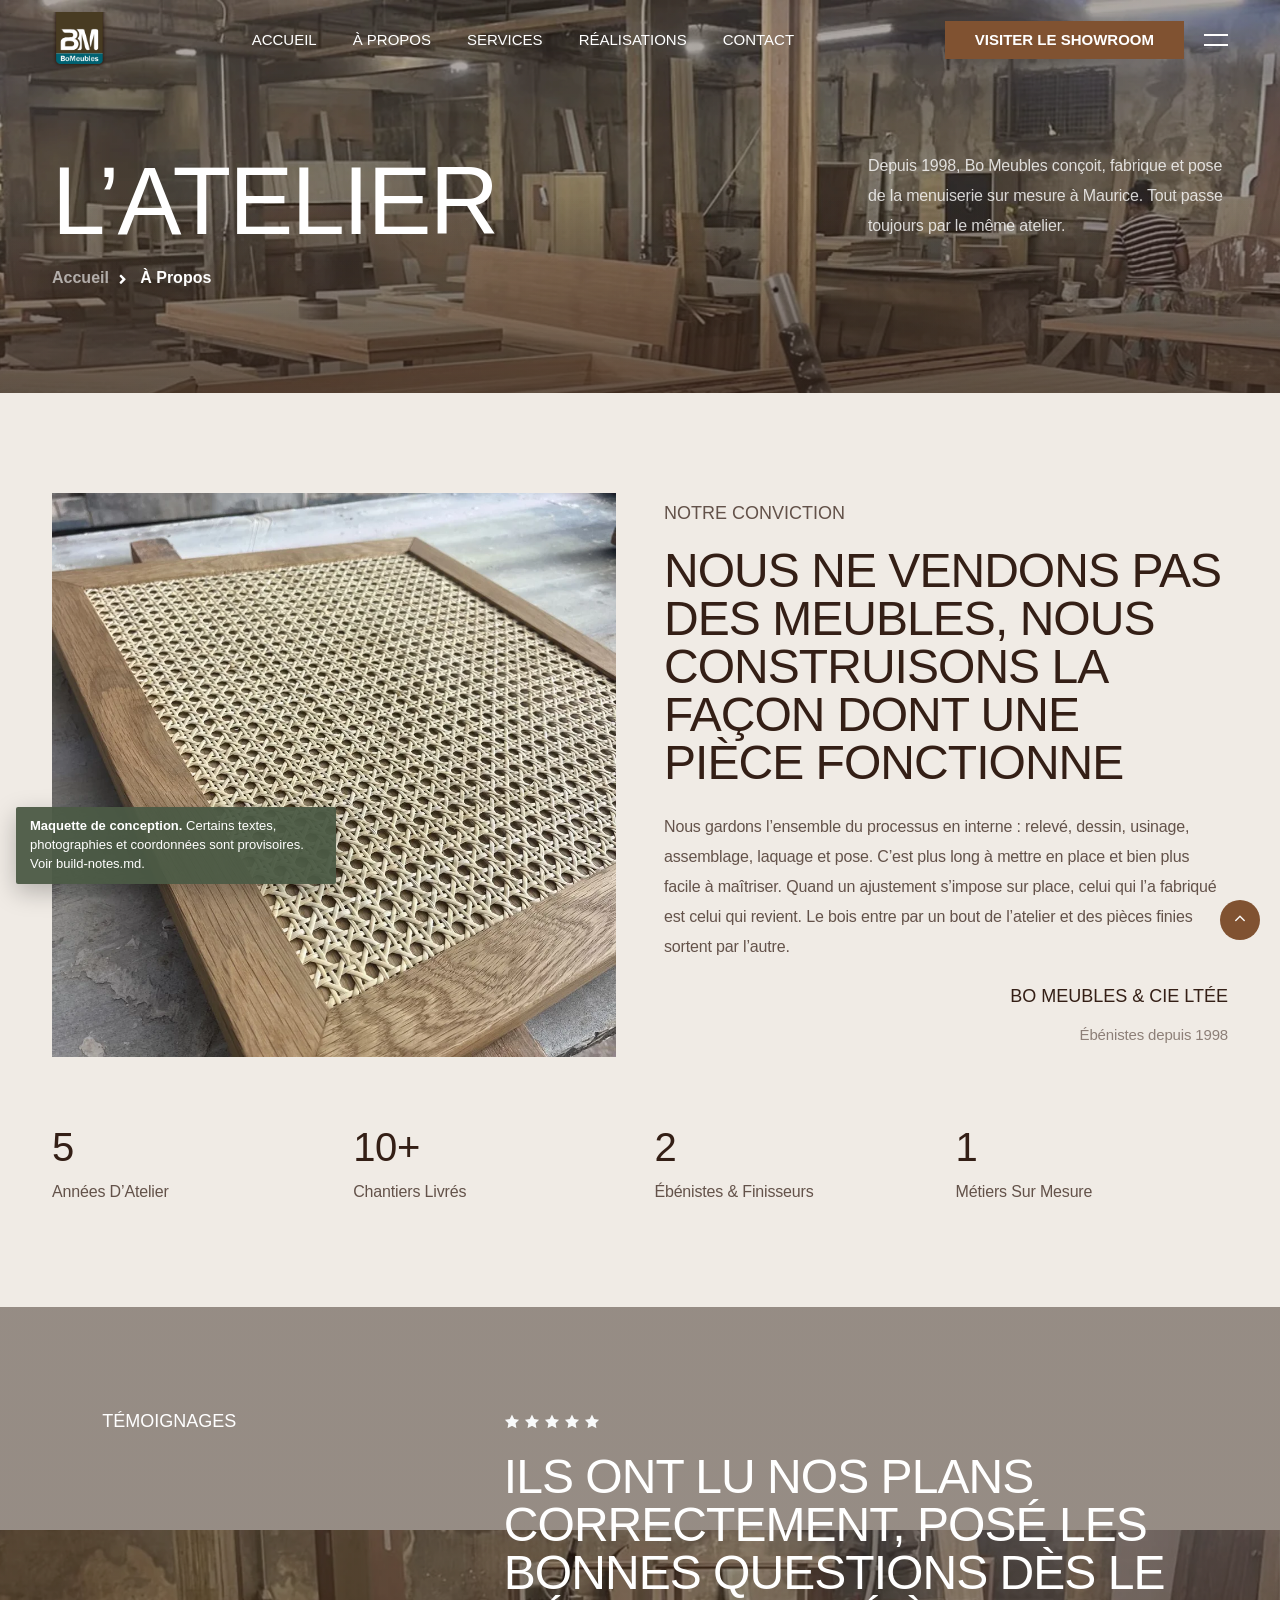
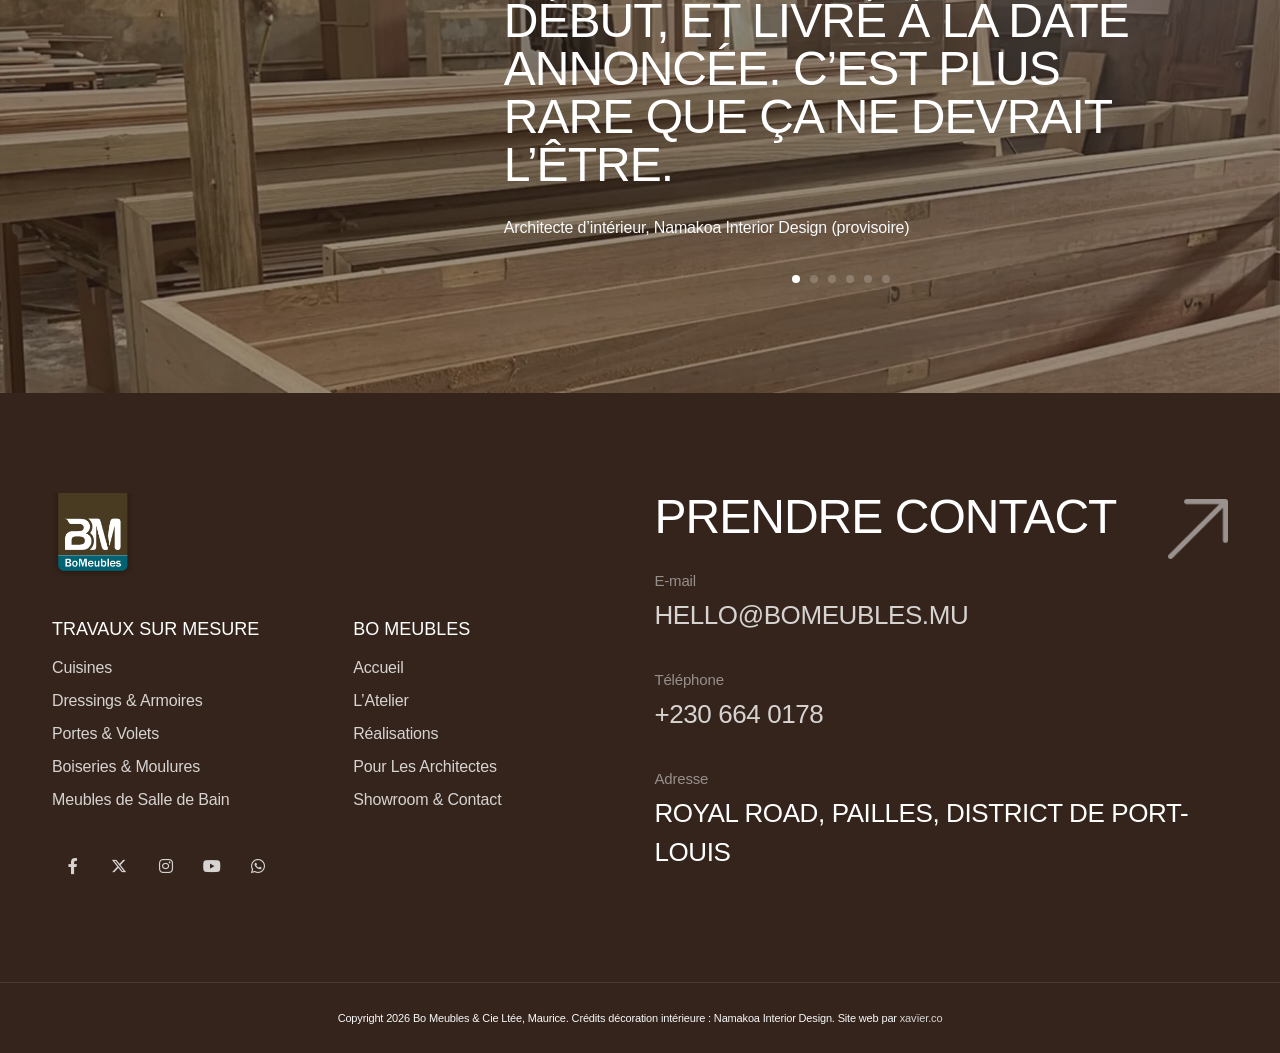
<file: about.html>
<!DOCTYPE html>
<html lang="fr">

<head>
    <title>L’atelier | Bo Meubles, Maurice</title>
    <link rel="icon" href="images/favicon-32.png" type="image/png">
    <link rel="apple-touch-icon" href="images/apple-touch-icon.png">
    <meta content="text/html;charset=utf-8" http-equiv="Content-Type">
    <meta content="width=device-width, initial-scale=1.0" name="viewport" >
    <meta content="Inside the Bo Meubles workshop: cabinetmakers, finishers and fitters building bespoke joinery in Mauritius since 1998." name="description" >
    <meta content="bespoke furniture Mauritius, made to measure kitchens, cabinetmaker, joinery, dressings, wardrobes" name="keywords" >
    <meta content="Bo Meubles &amp; Cie Ltee" name="author" >
    <!-- CSS Files
    ================================================== -->
    <link href="css/bootstrap.min.css" rel="stylesheet" type="text/css" id="bootstrap">
    <link href="css/plugins.css" rel="stylesheet" type="text/css" >
    <link href="css/style.css" rel="stylesheet" type="text/css" >
    <link href="css/coloring.css" rel="stylesheet" type="text/css" >
    <!-- color scheme -->
    <link id="colors" href="css/colors/scheme-01.css" rel="stylesheet" type="text/css" >
    <link href="css/bo-meubles.css" rel="stylesheet" type="text/css">

</head>

<body>

        <a class="skip-link" href="#main-content">Aller au contenu</a>

        <!-- Mockup banner. Remove this div and the .mock-note rule at build. -->
        <div class="mock-note"><strong>Maquette de conception.</strong> Certains textes, photographies et coordonnées sont provisoires. Voir build-notes.md.</div>

        <!-- header begin -->
        <header class="transparent">
            <div class="container">
                <div class="row">
                    <div class="col-md-12">
                        <div class="de-flex sm-pt10">
                            <div class="de-flex-col">
                                <!-- logo begin -->
                                <div id="logo">
                                    <a href="index.html">
                                        <img class="logo-main" src="images/logo-bm.png" alt="Bo Meubles" >
                                        <img class="logo-scroll" src="images/logo-bm.png" alt="Bo Meubles" >
                                        <img class="logo-mobile" src="images/logo-bm.png" alt="Bo Meubles" >
                                    </a>
                                </div>
                                <!-- logo end -->
                            </div>
                            <div class="de-flex-col header-col-mid">
                                <!-- mainemenu begin -->
                                <ul id="mainmenu">
                                    <li><a class="menu-item" href="index.html">Accueil</a></li>
                                    <li><a class="menu-item" href="about.html">À Propos</a></li>
                                    <li><a class="menu-item" href="services.html">Services</a></li>
                                    <li><a class="menu-item" href="projects.html">Réalisations</a></li>
                                    <li><a class="menu-item" href="contact.html">Contact</a></li>
                                </ul>
                                <!-- mainmenu end -->
                            </div>
                            <div class="de-flex-col">
                                <div class="menu_side_area">
                                    <a href="contact.html" class="btn-main fx-slide"><span>Visiter le Showroom</span></a>
                                    <span id="menu-btn"></span>
                                </div>

                                <div id="btn-extra">
                                    <span></span>
                                    <span></span>
                                </div>
                            </div>
                        </div>
                    </div>
                </div>
            </div>
        </header>
        <!-- header close -->
        
        <!-- content begin -->
        <main id="main-content" tabindex="-1">

            <a href="#" id="back-to-top"></a>
                    
            <!-- page preloader begin -->
            <div id="de-loader"></div>
            <!-- page preloader close -->

            <section class="bg-dark text-light relative jarallax">
                <img src="images/background/2.webp" alt="La halle principale de l’atelier, avec établis et machines" class="jarallax-img">
                <div class="container relative z-2">
                    <div class="row gy-4 gx-5 align-items-center">
                        <div class="col-md-8">
                            <div class="spacer-double sm-hide"></div>
                            <h1 class="mb-3 wow fadeInUp" data-wow-delay=".2s">L’Atelier</h1>
                            <ul class="crumb wow fadeInUp">
                                <li><a href="index.html">Accueil</a></li>
                                <li class="active">À Propos</li>
                            </ul>   
                        </div>
                        <div class="col-md-4">
                            <p class="mb-0 wow fadeInRight" data-wow-delay=".2s">
                                Depuis 1998, Bo Meubles conçoit, fabrique et pose de la menuiserie sur mesure à Maurice. Tout passe toujours par le même atelier.
                            </p>
                        </div>
                    </div>
                </div>
                <div class="gradient-edge-bottom h-50 op-6"></div>
                <div class="sw-overlay op-5"></div>
            </section>

            <section>
                <div class="container">
                    <div class="row g-4 gx-5 justify-content-end align-items-center">
                        <div class="col-md-6">
                            <div class="relative wow zoomIn overflow-hidden rounded-1">
                                <img src="images/misc/s1.webp" alt="Panneau de cannage tressé serti dans un cadre en chêne massif, sur le sol de l’atelier" class="w-100 rounded-1 wow scaleIn">
                            </div>
                        </div>
                        <div class="col-md-6">
                            <div class="subtitle">Notre Conviction</div>
                            <h2 class="wow fadeInRight" data-wow-delay=".2s">Nous ne vendons pas des meubles, nous construisons la façon dont une pièce fonctionne</h2>
                            <p class="wow fadeInRight" data-wow-delay=".4s">Nous gardons l’ensemble du processus en interne : relevé, dessin, usinage, assemblage, laquage et pose. C’est plus long à mettre en place et bien plus facile à maîtriser. Quand un ajustement s’impose sur place, celui qui l’a fabriqué est celui qui revient. Le bois entre par un bout de l’atelier et des pièces finies sortent par l’autre.</p>
                            <div class="text-end wow fadeInRight" data-wow-delay=".6s">
                                <h3 class="hs-5">Bo Meubles &amp; Cie Ltée</h3>
                                <div class="fs-15 op-7">Ébénistes depuis 1998</div>
                            </div>
                        </div>
                    </div>

                    <div class="spacer-double"></div>

                    <div class="row g-4">
                        <div class="col-md-3 col-sm-6">
                            <div class="de_count wow fadeInRight" data-wow-delay=".0s">
                                <h3 class="fs-40 mb-0"><span class="timer" data-to="27" data-speed="3000">0</span></h3>
                                Années D’Atelier
                            </div>
                        </div>
                        <div class="col-md-3 col-sm-6">
                            <div class="de_count wow fadeInRight" data-wow-delay=".2s">
                                <h3 class="fs-40 mb-0"><span class="timer" data-to="60" data-speed="3000">0</span>+</h3>
                                Chantiers Livrés
                            </div>
                        </div>
                        <div class="col-md-3 col-sm-6">
                            <div class="de_count wow fadeInRight" data-wow-delay=".4s">
                                <h3 class="fs-40 mb-0"><span class="timer" data-to="14" data-speed="3000">0</span></h3>
                                Ébénistes &amp; Finisseurs
                            </div>
                        </div>
                        <div class="col-md-3 col-sm-6">
                            <div class="de_count wow fadeInRight" data-wow-delay=".6s">
                                <h3 class="fs-40 mb-0"><span class="timer" data-to="5" data-speed="3000">0</span></h3>
                                Métiers Sur Mesure
                            </div>
                        </div>
                    </div>
                </div>
            </section>

            <section class="text-light jarallax">
                <img src="images/background/1.webp" alt="Piles de bois débité à l’intérieur de l’atelier Bo Meubles" class="jarallax-img">
                <div class="sw-overlay op-6"></div>
                <div class="container relative z-2">
                    <div class="row g-4 justify-content-center">
                        <div class="col-md-4">
                            <div class="subtitle">
                                Témoignages
                            </div>
                        </div>
                        <div class="col-md-7">
                            <div class="owl-single-dots owl-carousel owl-theme">
                                <div class="item">
                                    <span class="d-stars d-block mb-3">
                                        <i class="icofont-star"></i>
                                        <i class="icofont-star"></i>
                                        <i class="icofont-star"></i>
                                        <i class="icofont-star"></i>
                                        <i class="icofont-star"></i>
                                    </span>
                                    <h2 class="mb-4 wow fadeInUp">Ils ont lu nos plans correctement, posé les bonnes questions dès le début, et livré à la date annoncée. C’est plus rare que ça ne devrait l’être.</h2>
                                    <span class="wow fadeInUp">Architecte d’intérieur, Namakoa Interior Design (provisoire)</span>
                                </div>
                                <div class="item">
                                    <span class="d-stars d-block mb-3">
                                        <i class="icofont-star"></i>
                                        <i class="icofont-star"></i>
                                        <i class="icofont-star"></i>
                                        <i class="icofont-star"></i>
                                        <i class="icofont-star"></i>
                                    </span>
                                    <h2 class="mb-4 wow fadeInUp">Notre cuisine a un angle difficile dans un coin. Personne d’autre ne voulait y toucher. Bo Meubles en a fait un parti pris.</h2>
                                    <span class="wow fadeInUp">Client privé, Rivière Noire (provisoire)</span>
                                </div>
                                <div class="item">
                                    <span class="d-stars d-block mb-3">
                                        <i class="icofont-star"></i>
                                        <i class="icofont-star"></i>
                                        <i class="icofont-star"></i>
                                        <i class="icofont-star"></i>
                                        <i class="icofont-star"></i>
                                    </span>
                                    <h2 class="mb-4 wow fadeInUp">Ils ont fabriqué le bar à Maurice, l’ont expédié à Rodrigues et l’ont posé eux-mêmes. Tout le chantier tenait en un seul numéro de téléphone.</h2>
                                    <span class="wow fadeInUp">Responsable d’exploitation, Tekoma Boutik Hotel (provisoire)</span>
                                </div>
                                <div class="item">
                                    <span class="d-stars d-block mb-3">
                                        <i class="icofont-star"></i>
                                        <i class="icofont-star"></i>
                                        <i class="icofont-star"></i>
                                        <i class="icofont-star"></i>
                                        <i class="icofont-star"></i>
                                    </span>
                                    <h2 class="mb-4 wow fadeInUp">Les plans d’exécution sont revenus cotés et dans les délais, si bien que le planning de chantier n’a jamais glissé à cause de la menuiserie.</h2>
                                    <span class="wow fadeInUp">Architecte du projet, Moka (provisoire)</span>
                                </div>
                                <div class="item">
                                    <span class="d-stars d-block mb-3">
                                        <i class="icofont-star"></i>
                                        <i class="icofont-star"></i>
                                        <i class="icofont-star"></i>
                                        <i class="icofont-star"></i>
                                        <i class="icofont-star"></i>
                                    </span>
                                    <h2 class="mb-4 wow fadeInUp">Deux ans après, chaque tiroir se ferme comme au premier jour. C’est exactement ce que nous avons payé.</h2>
                                    <span class="wow fadeInUp">Client privé, Mont Choisy (provisoire)</span>
                                </div>
                                <div class="item">
                                    <span class="d-stars d-block mb-3">
                                        <i class="icofont-star"></i>
                                        <i class="icofont-star"></i>
                                        <i class="icofont-star"></i>
                                        <i class="icofont-star"></i>
                                        <i class="icofont-star"></i>
                                    </span>
                                    <h2 class="mb-4 wow fadeInUp">Nous leur avons demandé de reproduire le profil d’une corniche d’une vieille maison coloniale. Ils l’ont usiné et on ne distingue pas le neuf de l’ancien.</h2>
                                    <span class="wow fadeInUp">Client privé, Port-Louis (provisoire)</span>
                                </div>
                            </div>
                        </div>
                    </div>
                </div>
            </section>
            
            <!-- Blog section removed: Bo Meubles has no blog. See build-notes.md. -->
            

            
            
        </main>
        <!-- content close -->

        <!-- overlay content begin -->
        <div id="extra-wrap" class="bg-dark text-light">
            <div id="btn-close">
                <span></span>
                <span></span>
            </div>

            <div id="extra-content">
                <img src="images/logo-bm.png" alt="Bo Meubles" class="w-150px">

                <div class="spacer-30-line"></div>

                <h4 class="mb-3">Réalisations Choisies</h4>

                <div class="row g-4">
                    <div class="col-lg-6">
                        <div class="hover">
                            <div class="relative overflow-hidden">
                                <a href="projects.html" class="d-block hover relative text-light">
                                    <img src="images/misc/up-right-arrow.webp" class="abs w-40 p-4 z-2 top-0 end-0 p-4 hover-op-1" alt="">
                                    <div class="relative overflow-hidden rounded-1 wow scaleIn" data-wow-duration="1.5s">
                                        <img src="images/projects-wide/1.webp" alt="Bibliothèque murale intégrée en arche avec éclairage incorporé, derrière un canapé rouille" class="w-100 hover-scale-1-2">
                                    </div>
                                    <div class="gradient-edge-top op-5 h-70"></div>
                                </a>
                            </div>
                        </div>                            
                    </div>

                    <div class="col-lg-6">
                        <div class="hover">
                            <div class="relative overflow-hidden">
                                <a href="projects.html" class="d-block hover relative text-light">
                                    <img src="images/misc/up-right-arrow.webp" class="abs w-40 p-4 z-2 top-0 end-0 p-4 hover-op-1" alt="">
                                    <div class="relative overflow-hidden rounded-1 wow scaleIn" data-wow-duration="1.5s">
                                        <img src="images/projects-wide/2.webp" alt="Banque d’accueil en pierre et bois derrière un claustra à lattes, aux bureaux Necker" class="w-100 hover-scale-1-2">
                                    </div>
                                    <div class="gradient-edge-top op-5 h-70"></div>
                                </a>
                            </div>
                        </div>                            
                    </div>

                    <div class="col-lg-6">
                        <div class="hover">
                            <div class="relative overflow-hidden">
                                <a href="projects.html" class="d-block hover relative text-light">
                                    <img src="images/misc/up-right-arrow.webp" class="abs w-40 p-4 z-2 top-0 end-0 p-4 hover-op-1" alt="">
                                    <div class="relative overflow-hidden rounded-1 wow scaleIn" data-wow-duration="1.5s">
                                        <img src="images/projects-wide/3.webp" alt="Bar d’hôtel avec comptoir en bois foncé et suspensions tressées, au Tekoma" class="w-100 hover-scale-1-2">
                                    </div>
                                    <div class="gradient-edge-top op-5 h-70"></div>
                                </a>
                            </div>
                        </div>                            
                    </div>

                    <div class="col-lg-6">
                        <div class="hover">
                            <div class="relative overflow-hidden">
                                <a href="projects.html" class="d-block hover relative text-light">
                                    <img src="images/misc/up-right-arrow.webp" class="abs w-40 p-4 z-2 top-0 end-0 p-4 hover-op-1" alt="">
                                    <div class="relative overflow-hidden rounded-1 wow scaleIn" data-wow-duration="1.5s">
                                        <img src="images/projects-wide/4.webp" alt="Séjour ouvert avec menuiserie intégrée et bureau encastré en bois" class="w-100 hover-scale-1-2">
                                    </div>
                                    <div class="gradient-edge-top op-5 h-70"></div>
                                </a>
                            </div>
                        </div>                            
                    </div>


                </div>

                <div class="spacer-30-line"></div>

                <h4 class="mb-3">Ce Que Nous Fabriquons</h4>

                <ul class="ul-check">
                    <li><a href="services.html">Cuisines</a></li>
                    <li><a href="services.html">Dressings &amp; Armoires</a></li>
                    <li><a href="services.html">Portes, Volets &amp; Claustras</a></li>
                    <li><a href="services.html">Boiseries &amp; Moulures</a></li>
                    <li><a href="services.html">Meubles de Salle de Bain</a></li>
                    <li><a href="services.html">Agencements Professionnels</a></li>
                </ul>


                <div class="spacer-30-line"></div>

                <h4>Nous Contacter</h4>
                <div><i class="icofont-clock-time me-2 id-color"></i>Du lundi au vendredi 08h00 - 16h30, samedi 08h00 - 12h00</div>
                <div><i class="icofont-location-pin me-2 id-color"></i>Royal Road, Pailles, District de Port-Louis</div>
                <div><i class="icofont-envelope me-2 id-color"></i><a href="mailto:hello@bomeubles.mu">hello@bomeubles.mu</a></div>

                <div class="spacer-30-line"></div>

                <h4>À Propos de Bo Meubles</h4>
                <p>Bo Meubles est un ébéniste mauricien. Nous concevons, fabriquons et posons cuisines, dressings, portes, boiseries et mobilier sur mesure pour maisons privées, bureaux et hôtels. Tout est relevé sur place, fabriqué dans notre propre atelier et installé par ceux qui l’ont construit.</p>

                <div class="social-icons">
                    <a href="#"><i class="fa-brands fa-facebook-f"></i></a>
                    <a href="#"><i class="fa-brands fa-x-twitter"></i></a>
                    <a href="#"><i class="fa-brands fa-instagram"></i></a>
                    <a href="#"><i class="fa-brands fa-youtube"></i></a>
                    <a href="https://wa.me/2306640178" aria-label="WhatsApp"><i class="fa-brands fa-whatsapp"></i></a>
                </div>
            </div>
        </div>
        <!-- overlay content end -->
        
        <!-- footer begin -->
        <footer class="text-light section-dark">
            <div class="container">
                <div class="row g-4 justify-content-between">
                    <div class="col-md-6">
                        <img src="images/logo-bm.png" alt="Bo Meubles" class="w-170px mb-2">
                        <div class="spacer-single"></div>
                        <div class="row g-4">
                            <div class="col-md-6">
                                <div class="widget">
                                    <h2 class="hs-5">Travaux Sur Mesure</h2>
                                    <ul>
                                        <li><a href="services.html">Cuisines</a></li>
                                        <li><a href="services.html">Dressings &amp; Armoires</a></li>
                                        <li><a href="services.html">Portes &amp; Volets</a></li>
                                        <li><a href="services.html">Boiseries &amp; Moulures</a></li>
                                        <li><a href="services.html">Meubles de Salle de Bain</a></li>
                                    </ul>
                                </div>
                            </div>

                            <div class="col-md-6">
                                <div class="widget">
                                    <h2 class="hs-5">Bo Meubles</h2>
                                    <ul>
                                        <li><a href="index.html">Accueil</a></li>
                                        <li><a href="about.html">L’Atelier</a></li>
                                        <li><a href="projects.html">Réalisations</a></li>
                                        <li><a href="contact.html">Pour Les Architectes</a></li>
                                        <li><a href="contact.html">Showroom &amp; Contact</a></li>
                                    </ul>
                                </div>
                            </div>
                        </div>


                        <div class="social-icons mb-sm-30 text-center">
                            <a href="#"><i class="fa-brands fa-facebook-f"></i></a>
                            <a href="#"><i class="fa-brands fa-x-twitter"></i></a>
                            <a href="#"><i class="fa-brands fa-instagram"></i></a>
                            <a href="#"><i class="fa-brands fa-youtube"></i></a>
                            <a href="https://wa.me/2306640178" aria-label="WhatsApp"><i class="fa-brands fa-whatsapp"></i></a>
                        </div>
                    </div>

                    <div class="col-md-6">
                        <div class="d-flex align-items-center justify-content-between">
                            <h2>Prendre Contact</h2>
                            <img src="images/ui/up-right-arrow.webp" class="w-60px op-5" alt="">
                        </div>

                        <div class="widget">
                            <div class="op-5 fs-15">E-mail</div>
                            <h3><a href="mailto:hello@bomeubles.mu">hello@bomeubles.mu</a></h3>

                            <div class="spacer-20"></div>      

                            <div class="op-5 fs-15">Téléphone</div>
                            <h3><a href="tel:+2306640178">+230 664 0178</a></h3>

                            <div class="spacer-20"></div>

                            <div class="op-5 fs-15">Adresse</div>
                            <h3>Royal Road, Pailles, District de Port-Louis</h3>

                            <div class="spacer-20"></div>
                      
                        </div>
                    </div>
                </div>
            </div>
            <div class="subfooter">
                <div class="container">
                    <div class="row">
                        <div class="col-md-12 text-center">
                            Copyright 2026 Bo Meubles &amp; Cie Ltée, Maurice. Crédits décoration intérieure : Namakoa Interior Design. Site web par <a href="https://xavïer.co/?ref=bo-meubles">xavïer.co</a>
                        </div>
                    </div>
                </div>
            </div>
        </footer>
        <!-- footer close -->
    
    <!-- Javascript Files
    ================================================== -->
    <script src="js/vendors.js"></script>
    <script src="js/designesia.js"></script>
    <script src="js/bo-meubles.js"></script>
    

</body>

</html>
</file>
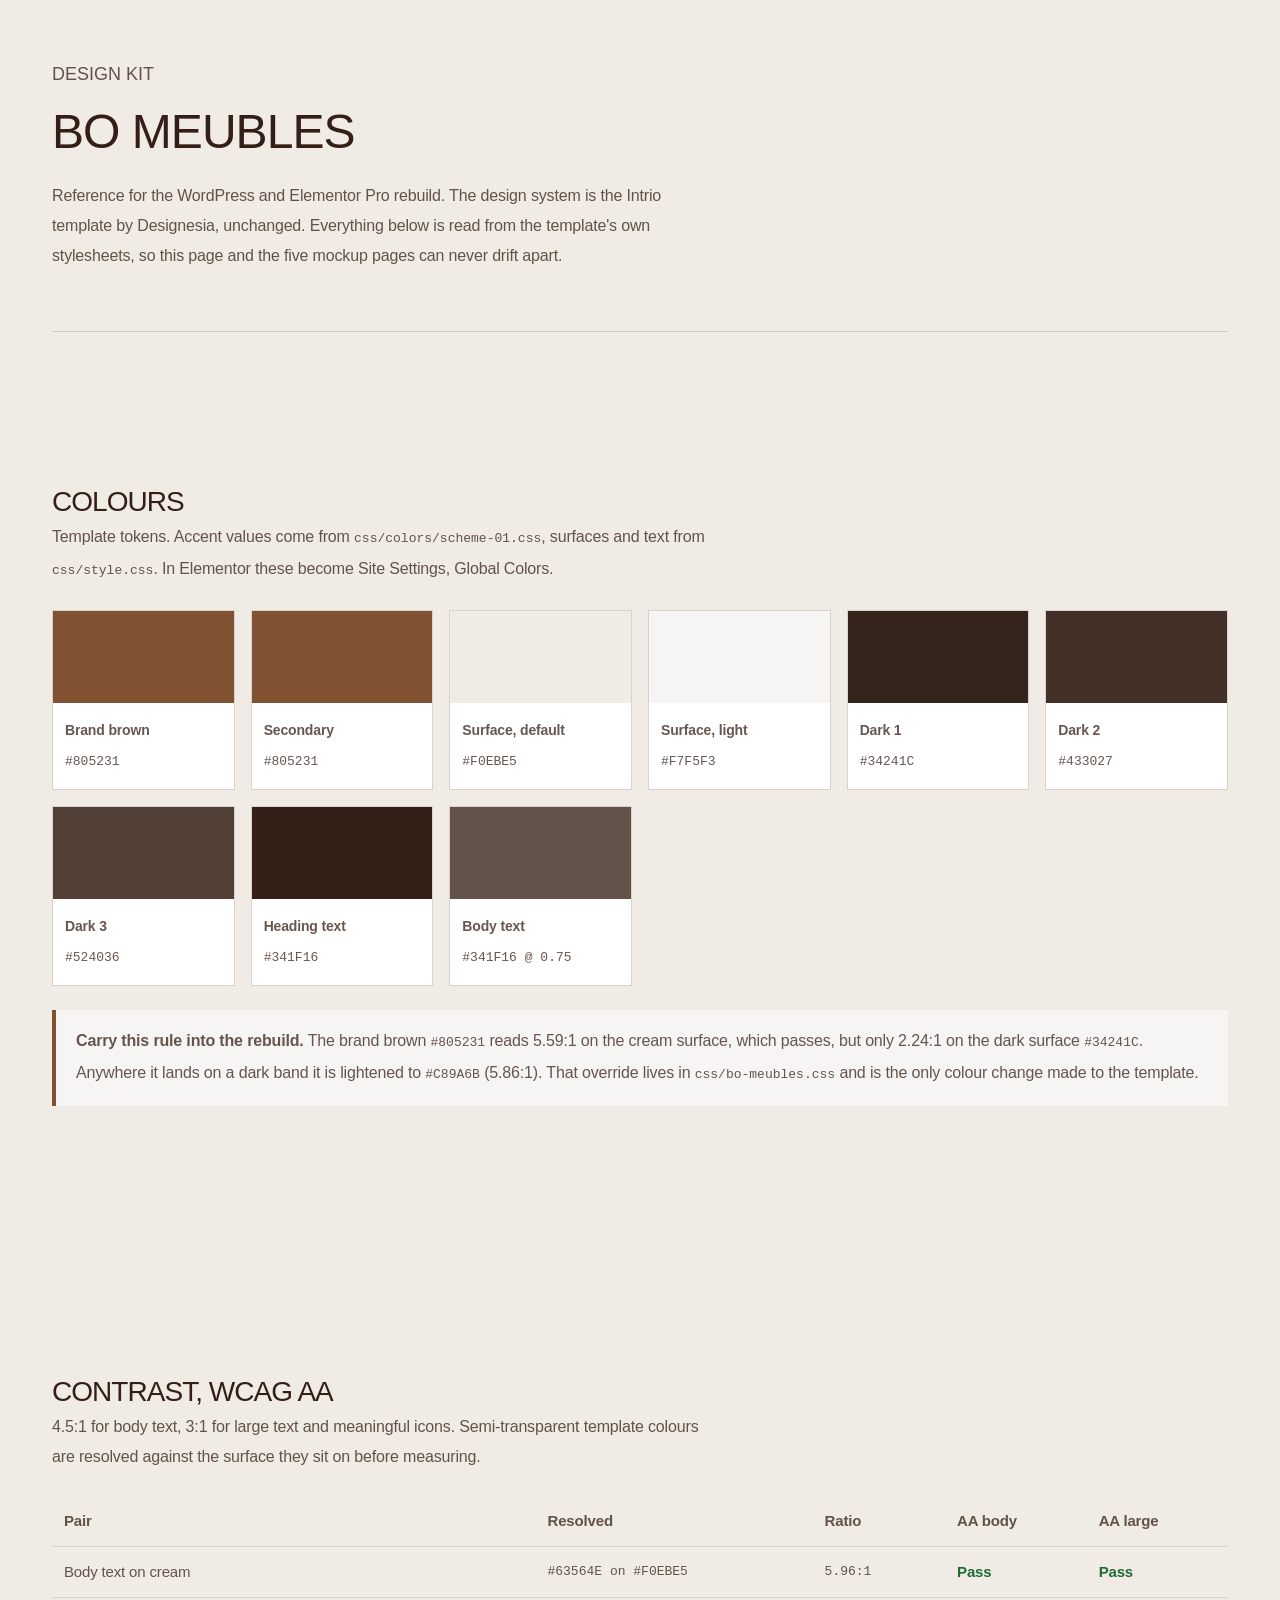
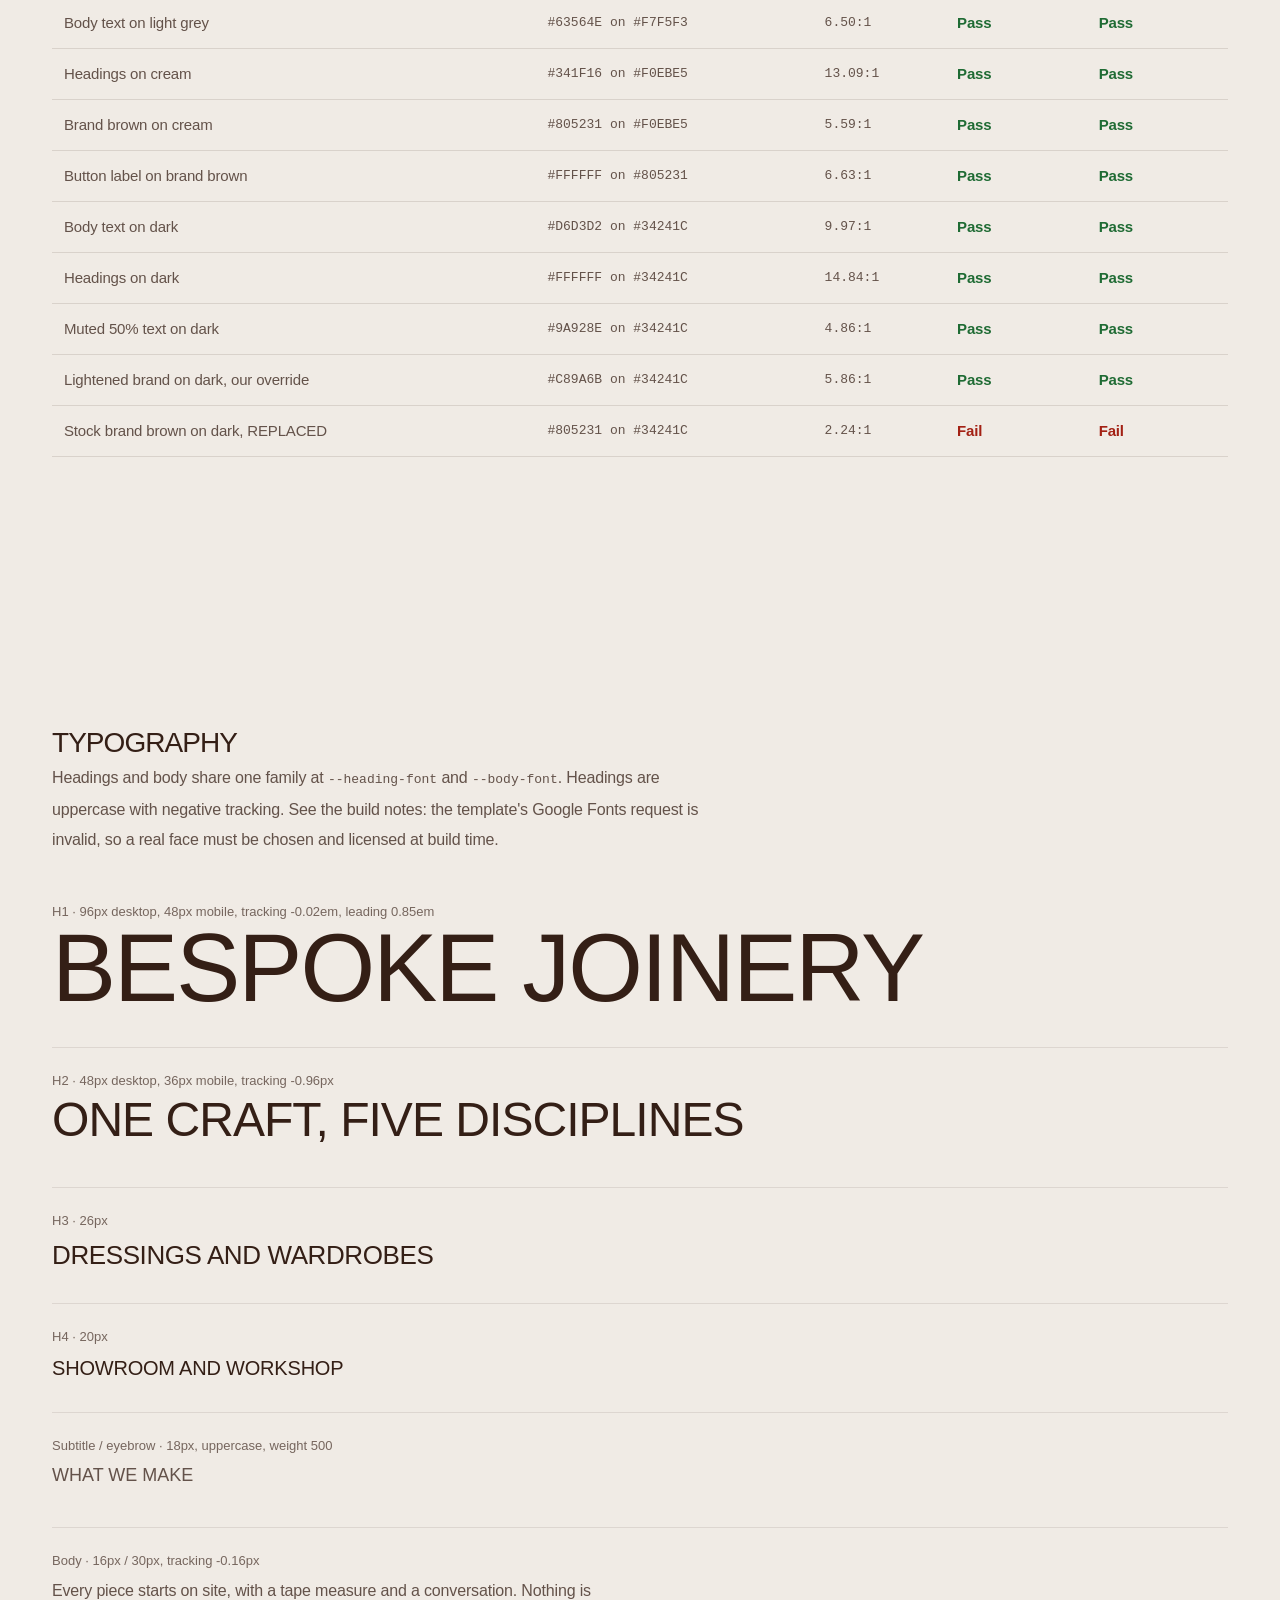
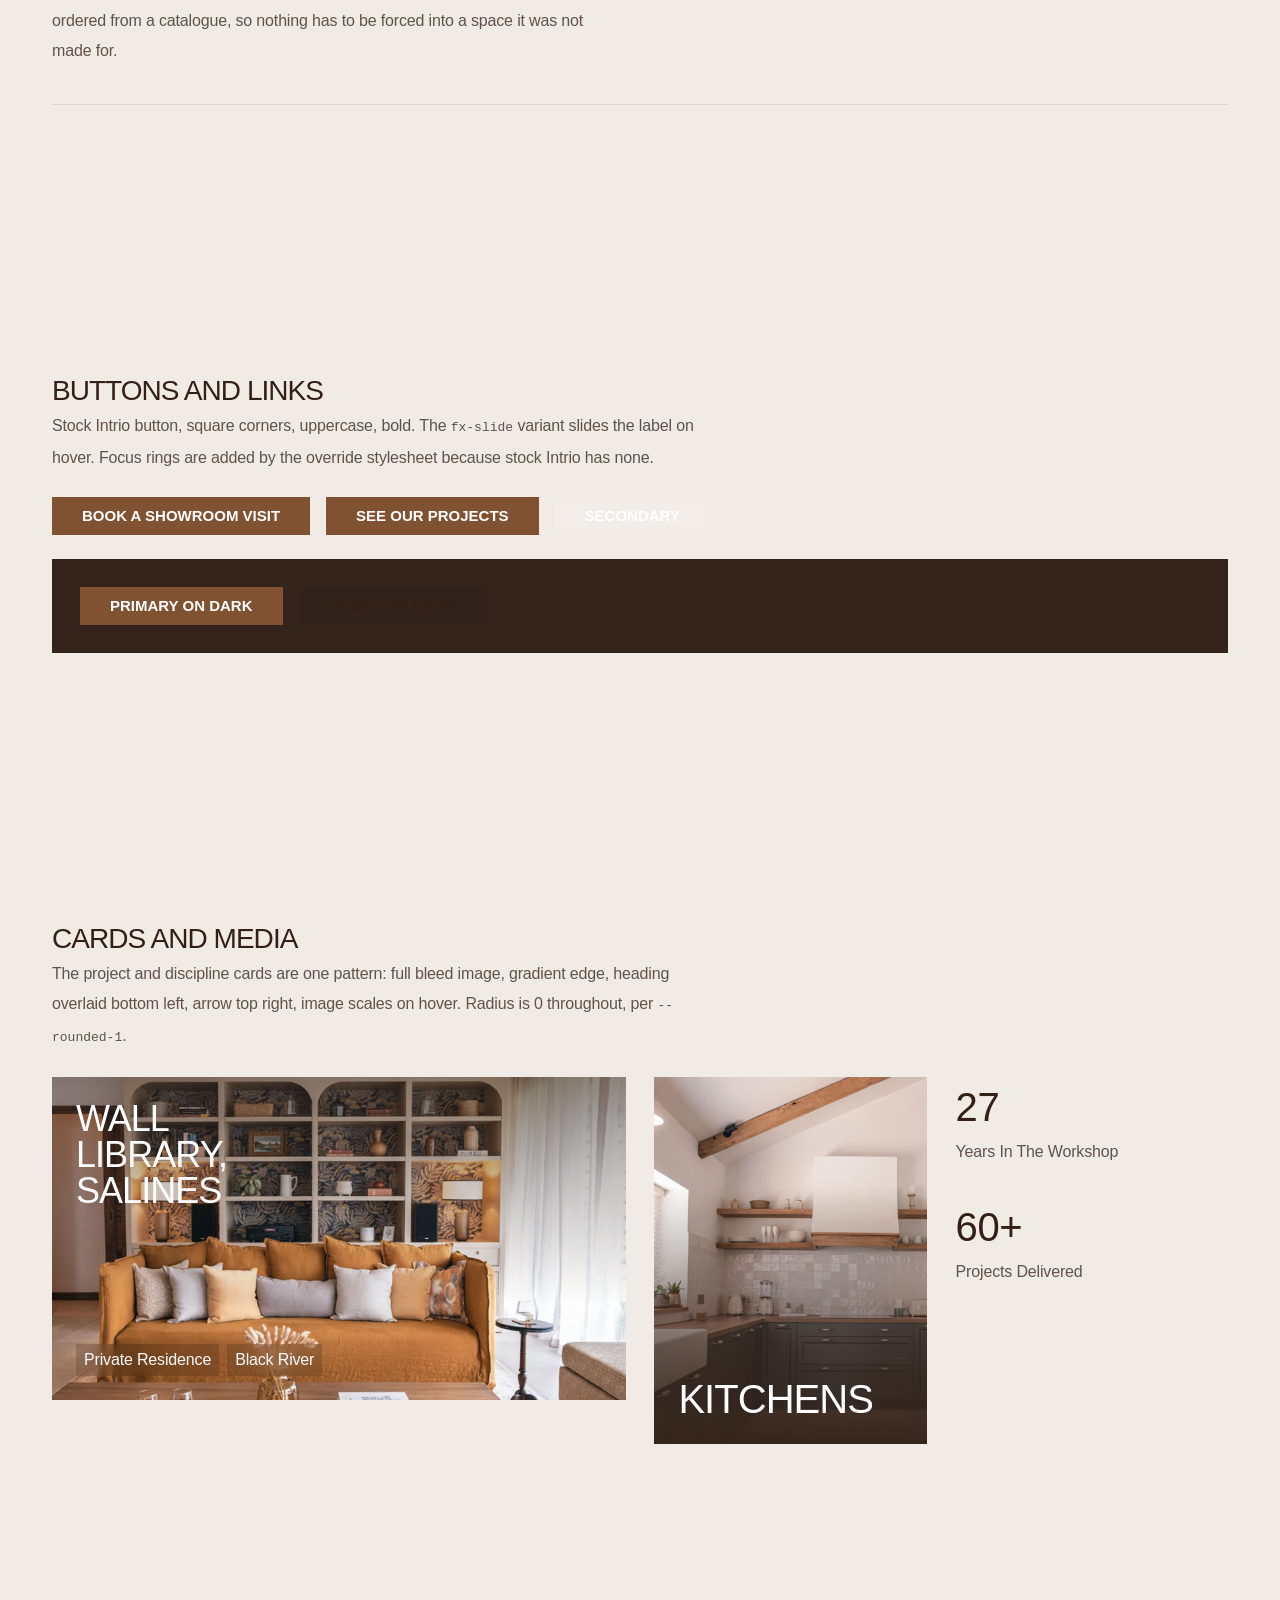
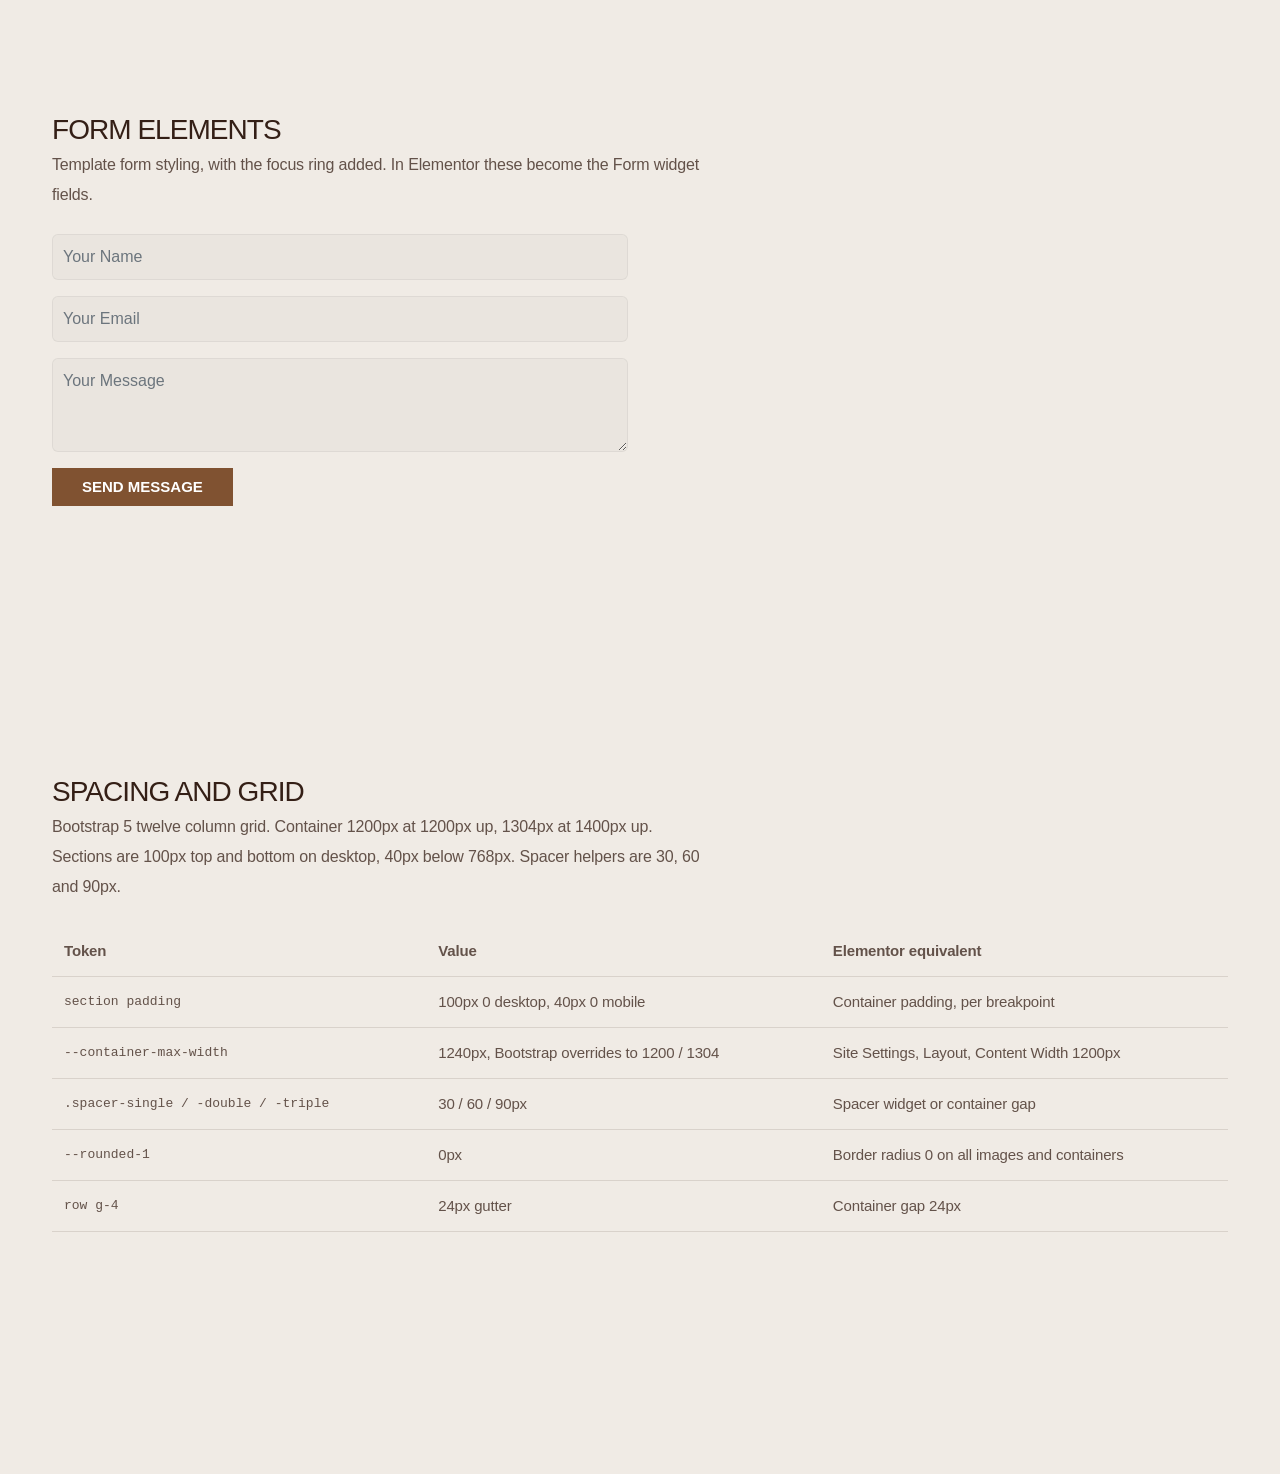
<file: bo-meubles-design-kit.html>
<!DOCTYPE html>
<html lang="en-GB">
<head>
<title>Bo Meubles | Design kit</title>
<meta content="text/html;charset=utf-8" http-equiv="Content-Type">
<meta content="width=device-width, initial-scale=1.0" name="viewport">
<meta content="Design tokens, typography, components and contrast results for the Bo Meubles website." name="description">
<link rel="icon" href="images/favicon-32.png" type="image/png">
<link href="css/bootstrap.min.css" rel="stylesheet" type="text/css" id="bootstrap">
<link href="css/plugins.css" rel="stylesheet" type="text/css">
<link href="css/style.css" rel="stylesheet" type="text/css">
<link href="css/coloring.css" rel="stylesheet" type="text/css">
<link id="colors" href="css/colors/scheme-01.css" rel="stylesheet" type="text/css">
<link href="css/bo-meubles.css" rel="stylesheet" type="text/css">
<style>
body { padding-bottom: 80px; }
.kit-head { padding: 60px 0 36px; border-bottom: 1px solid rgba(52,31,22,.15); margin-bottom: 56px; }
.kit-section { margin-bottom: 72px; }
.kit-section > h2 { font-size: 28px; margin-bottom: 6px; }
.kit-note { color: rgba(52,31,22,.75); margin-bottom: 24px; max-width: 74ch; }
.mono { font-family: ui-monospace, SFMono-Regular, Menlo, monospace; font-size: 13px; text-transform: none; letter-spacing: 0; }
.sw { border: 1px solid rgba(52,31,22,.12); }
.sw .chip { height: 92px; }
.sw .meta { padding: 12px; font-size: 14px; background: #fff; }
.sw .meta strong { display: block; }
table.kit { width: 100%; font-size: 15px; border-collapse: collapse; }
table.kit th, table.kit td { text-align: left; padding: 10px 12px; border-bottom: 1px solid rgba(52,31,22,.12); vertical-align: top; }
.pass { color: #1F6B34; font-weight: 700; }
.fail { color: #A32114; font-weight: 700; }
.spec-line { border-bottom: 1px solid rgba(52,31,22,.1); padding: 18px 0; }
.spec-line .lbl { font-size: 13px; color: rgba(52,31,22,.65); text-transform: none; letter-spacing: 0; }
.warn { border-left: 4px solid #805231; background: #F7F5F3; padding: 16px 20px; }
.on-dark { background: #34241C; color: rgba(255,255,255,.8); padding: 28px; }
.on-dark h3, .on-dark h4 { color: #fff; }
</style>
</head>
<body>
<div class="container">

  <div class="kit-head">
    <div class="subtitle">Design kit</div>
    <h1 class="hs-2">Bo Meubles</h1>
    <p class="kit-note" style="margin-top:12px;">Reference for the WordPress and Elementor Pro rebuild. The design system is the
    Intrio template by Designesia, unchanged. Everything below is read from the template's own stylesheets, so this page and the
    five mockup pages can never drift apart.</p>
  </div>

  <section class="kit-section">
    <h2>Colours</h2>
    <p class="kit-note">Template tokens. Accent values come from <span class="mono">css/colors/scheme-01.css</span>, surfaces and
    text from <span class="mono">css/style.css</span>. In Elementor these become Site Settings, Global Colors.</p>
    <div class="row g-3" id="swatches"></div>
    <div class="warn mt-4">
      <strong>Carry this rule into the rebuild.</strong> The brand brown <span class="mono">#805231</span> reads 5.59:1 on the
      cream surface, which passes, but only 2.24:1 on the dark surface <span class="mono">#34241C</span>. Anywhere it lands on a
      dark band it is lightened to <span class="mono">#C89A6B</span> (5.86:1). That override lives in
      <span class="mono">css/bo-meubles.css</span> and is the only colour change made to the template.
    </div>
  </section>

  <section class="kit-section">
    <h2>Contrast, WCAG AA</h2>
    <p class="kit-note">4.5:1 for body text, 3:1 for large text and meaningful icons. Semi-transparent template colours are
    resolved against the surface they sit on before measuring.</p>
    <table class="kit" id="contrast"><thead><tr><th>Pair</th><th>Resolved</th><th>Ratio</th><th>AA body</th><th>AA large</th></tr></thead><tbody></tbody></table>
  </section>

  <section class="kit-section">
    <h2>Typography</h2>
    <p class="kit-note">Headings and body share one family at <span class="mono">--heading-font</span> and
    <span class="mono">--body-font</span>. Headings are uppercase with negative tracking. See the build notes: the template's
    Google Fonts request is invalid, so a real face must be chosen and licensed at build time.</p>
    <div class="spec-line"><div class="lbl">H1 &middot; 96px desktop, 48px mobile, tracking -0.02em, leading 0.85em</div><div class="h1">Bespoke joinery</div></div>
    <div class="spec-line"><div class="lbl">H2 &middot; 48px desktop, 36px mobile, tracking -0.96px</div><h2>One craft, five disciplines</h2></div>
    <div class="spec-line"><div class="lbl">H3 &middot; 26px</div><h3>Dressings and wardrobes</h3></div>
    <div class="spec-line"><div class="lbl">H4 &middot; 20px</div><h4>Showroom and workshop</h4></div>
    <div class="spec-line"><div class="lbl">Subtitle / eyebrow &middot; 18px, uppercase, weight 500</div><div class="subtitle">What we make</div></div>
    <div class="spec-line"><div class="lbl">Body &middot; 16px / 30px, tracking -0.16px</div><p style="max-width:62ch;">Every piece starts on site, with a tape measure and a conversation. Nothing is ordered from a catalogue, so nothing has to be forced into a space it was not made for.</p></div>
  </section>

  <section class="kit-section">
    <h2>Buttons and links</h2>
    <p class="kit-note">Stock Intrio button, square corners, uppercase, bold. The <span class="mono">fx-slide</span> variant slides
    the label on hover. Focus rings are added by the override stylesheet because stock Intrio has none.</p>
    <div class="d-flex flex-wrap gap-3 align-items-center mb-4">
      <a href="#" class="btn-main">Book a showroom visit</a>
      <a href="#" class="btn-main fx-slide"><span>See our projects</span></a>
      <a href="#" class="btn-main btn-dark-trans">Secondary</a>
    </div>
    <div class="on-dark d-flex flex-wrap gap-3 align-items-center">
      <a href="#" class="btn-main">Primary on dark</a>
      <a href="#" class="btn-main btn-light-trans">Ghost on dark</a>
    </div>
  </section>

  <section class="kit-section">
    <h2>Cards and media</h2>
    <p class="kit-note">The project and discipline cards are one pattern: full bleed image, gradient edge, heading overlaid
    bottom left, arrow top right, image scales on hover. Radius is 0 throughout, per <span class="mono">--rounded-1</span>.</p>
    <div class="row g-4">
      <div class="col-md-6">
        <div class="hover"><div class="relative overflow-hidden">
          <a href="#" class="d-block hover relative text-light">
            <img src="images/misc/up-right-arrow.webp" class="abs w-80px p-20 z-2 top-0 end-0 p-4 hover-op-1" alt="">
            <div class="abs w-50 z-4 p-4 mb-0"><h2 class="fs-36">Wall Library, Salines</h2></div>
            <div class="relative overflow-hidden rounded-1"><img src="images/projects-wide/1.webp" class="w-100 hover-scale-1-2" alt="Arched built-in wall library"></div>
            <div class="gradient-edge-top op-5 h-70"></div>
            <div class="extra-text abs lh-1 m-4 bottom-0 z-4 d-flex">
              <div class="bg-blur p-2 me-2">Private Residence</div>
              <div class="bg-blur p-2 me-2">Black River</div>
            </div>
          </a>
        </div></div>
      </div>
      <div class="col-md-3 col-sm-6">
        <div class="hover"><div class="relative overflow-hidden">
          <a href="#" class="d-block hover relative text-light">
            <div class="abs z-4 p-4 pb-0 bottom-0 mb-0"><h2 class="fs-40">Kitchens</h2></div>
            <div class="relative overflow-hidden rounded-1"><img src="images/services/3.webp" class="w-100 hover-scale-1-2" alt="Bespoke kitchen"></div>
            <div class="gradient-edge-bottom h-70"></div>
          </a>
        </div></div>
      </div>
      <div class="col-md-3 col-sm-6">
        <div class="de_count"><h3 class="fs-40 mb-0">27</h3>Years In The Workshop</div>
        <div class="spacer-single"></div>
        <div class="de_count"><h3 class="fs-40 mb-0">60+</h3>Projects Delivered</div>
      </div>
    </div>
  </section>

  <section class="kit-section">
    <h2>Form elements</h2>
    <p class="kit-note">Template form styling, with the focus ring added. In Elementor these become the Form widget fields.</p>
    <div class="row"><div class="col-md-6">
      <div class="field-set mb-3"><input type="text" class="form-control" placeholder="Your Name"></div>
      <div class="field-set mb-3"><input type="email" class="form-control" placeholder="Your Email"></div>
      <div class="field-set mb-3"><textarea class="form-control" rows="3" placeholder="Your Message"></textarea></div>
      <a href="#" class="btn-main">Send message</a>
    </div></div>
  </section>

  <section class="kit-section">
    <h2>Spacing and grid</h2>
    <p class="kit-note">Bootstrap 5 twelve column grid. Container 1200px at 1200px up, 1304px at 1400px up. Sections are
    100px top and bottom on desktop, 40px below 768px. Spacer helpers are 30, 60 and 90px.</p>
    <table class="kit">
      <tr><th>Token</th><th>Value</th><th>Elementor equivalent</th></tr>
      <tr><td class="mono">section padding</td><td>100px 0 desktop, 40px 0 mobile</td><td>Container padding, per breakpoint</td></tr>
      <tr><td class="mono">--container-max-width</td><td>1240px, Bootstrap overrides to 1200 / 1304</td><td>Site Settings, Layout, Content Width 1200px</td></tr>
      <tr><td class="mono">.spacer-single / -double / -triple</td><td>30 / 60 / 90px</td><td>Spacer widget or container gap</td></tr>
      <tr><td class="mono">--rounded-1</td><td>0px</td><td>Border radius 0 on all images and containers</td></tr>
      <tr><td class="mono">row g-4</td><td>24px gutter</td><td>Container gap 24px</td></tr>
    </table>
  </section>

</div>

<script src="js/vendors.js"></script>
<script>
(function () {
  var css = getComputedStyle(document.documentElement);
  function hex(c) {
    var d = document.createElement('div'); d.style.color = c; document.body.appendChild(d);
    var m = getComputedStyle(d).color.match(/[\d.]+/g); d.remove();
    if (!m) return '#000000';
    var out = '#' + m.slice(0,3).map(function (n) { return (+n).toString(16).padStart(2,'0'); }).join('').toUpperCase();
    return m.length > 3 ? out + ' @ ' + m[3] : out;
  }
  var tokens = [
    ['Brand brown', '--primary-color'],
    ['Secondary', '--secondary-color'],
    ['Surface, default', '--bg-default'],
    ['Surface, light', '--bg-light'],
    ['Dark 1', '--bg-dark-1'],
    ['Dark 2', '--bg-dark-2'],
    ['Dark 3', '--bg-dark-3'],
    ['Heading text', '--heading-font-color'],
    ['Body text', '--body-font-color']
  ];
  document.getElementById('swatches').innerHTML = tokens.map(function (t) {
    var v = css.getPropertyValue(t[1]).trim();
    return '<div class="col-lg-2 col-md-3 col-6"><div class="sw"><div class="chip" style="background:' + v + '"></div>' +
           '<div class="meta"><strong>' + t[0] + '</strong><span class="mono">' + hex(v) + '</span></div></div></div>';
  }).join('');

  function lum(h) {
    var c = [1,3,5].map(function (i) {
      var v = parseInt(h.substr(i,2),16)/255;
      return v <= 0.04045 ? v/12.92 : Math.pow((v+0.055)/1.055, 2.4);
    });
    return 0.2126*c[0] + 0.7152*c[1] + 0.0722*c[2];
  }
  function ratio(a,b) { var l1 = lum(a), l2 = lum(b); return (Math.max(l1,l2)+0.05)/(Math.min(l1,l2)+0.05); }

  var pairs = [
    ['Body text on cream', '#63564E', '#F0EBE5'],
    ['Body text on light grey', '#63564E', '#F7F5F3'],
    ['Headings on cream', '#341F16', '#F0EBE5'],
    ['Brand brown on cream', '#805231', '#F0EBE5'],
    ['Button label on brand brown', '#FFFFFF', '#805231'],
    ['Body text on dark', '#D6D3D2', '#34241C'],
    ['Headings on dark', '#FFFFFF', '#34241C'],
    ['Muted 50% text on dark', '#9A928E', '#34241C'],
    ['Lightened brand on dark, our override', '#C89A6B', '#34241C'],
    ['Stock brand brown on dark, REPLACED', '#805231', '#34241C']
  ];
  document.querySelector('#contrast tbody').innerHTML = pairs.map(function (p) {
    var r = ratio(p[1], p[2]);
    var body = r >= 4.5, large = r >= 3;
    return '<tr><td>' + p[0] + '</td><td class="mono">' + p[1] + ' on ' + p[2] + '</td>' +
           '<td class="mono">' + r.toFixed(2) + ':1</td>' +
           '<td class="' + (body?'pass':'fail') + '">' + (body?'Pass':'Fail') + '</td>' +
           '<td class="' + (large?'pass':'fail') + '">' + (large?'Pass':'Fail') + '</td></tr>';
  }).join('');
})();
</script>
</body>
</html>
</file>
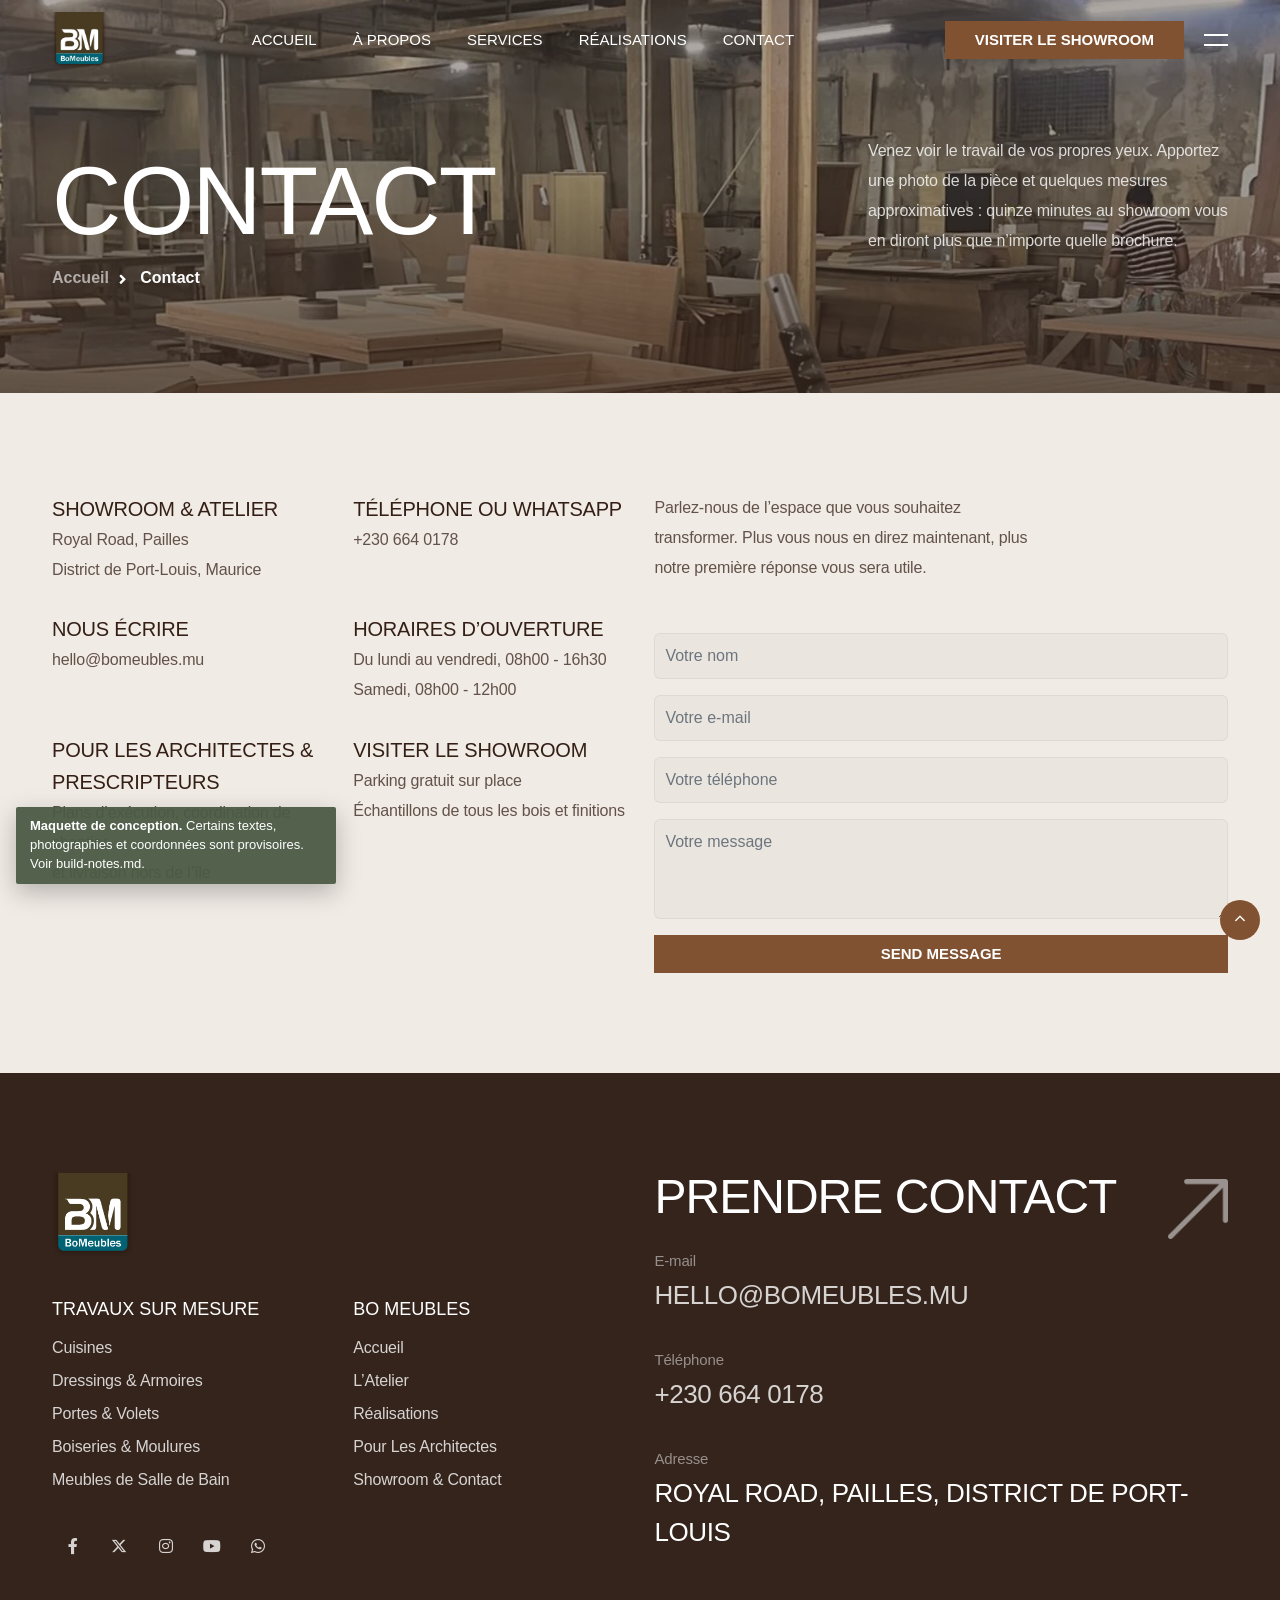
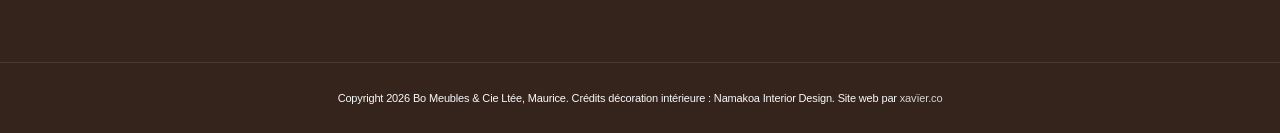
<file: contact.html>
<!DOCTYPE html>
<html lang="fr">

<head>
    <title>Contact et showroom | Bo Meubles, Maurice</title>
    <link rel="icon" href="images/favicon-32.png" type="image/png">
    <link rel="apple-touch-icon" href="images/apple-touch-icon.png">
    <meta content="text/html;charset=utf-8" http-equiv="Content-Type">
    <meta content="width=device-width, initial-scale=1.0" name="viewport" >
    <meta content="Visit the Bo Meubles showroom and workshop, or send us your project. Bespoke furniture and joinery made in Mauritius." name="description" >
    <meta content="bespoke furniture Mauritius, made to measure kitchens, cabinetmaker, joinery, dressings, wardrobes" name="keywords" >
    <meta content="Bo Meubles &amp; Cie Ltee" name="author" >
    <!-- CSS Files
    ================================================== -->
    <link href="css/bootstrap.min.css" rel="stylesheet" type="text/css" id="bootstrap">
    <link href="css/plugins.css" rel="stylesheet" type="text/css" >
    <link href="css/style.css" rel="stylesheet" type="text/css" >
    <link href="css/coloring.css" rel="stylesheet" type="text/css" >
    <!-- color scheme -->
    <link id="colors" href="css/colors/scheme-01.css" rel="stylesheet" type="text/css">
    <link href="css/bo-meubles.css" rel="stylesheet" type="text/css">

</head>

<body>

        <a class="skip-link" href="#main-content">Aller au contenu</a>

        <!-- Mockup banner. Remove this div and the .mock-note rule at build. -->
        <div class="mock-note"><strong>Maquette de conception.</strong> Certains textes, photographies et coordonnées sont provisoires. Voir build-notes.md.</div>

        <!-- header begin -->
        <header class="transparent">
            <div class="container">
                <div class="row">
                    <div class="col-md-12">
                        <div class="de-flex sm-pt10">
                            <div class="de-flex-col">
                                <!-- logo begin -->
                                <div id="logo">
                                    <a href="index.html">
                                        <img class="logo-main" src="images/logo-bm.png" alt="Bo Meubles" >
                                        <img class="logo-scroll" src="images/logo-bm.png" alt="Bo Meubles" >
                                        <img class="logo-mobile" src="images/logo-bm.png" alt="Bo Meubles" >
                                    </a>
                                </div>
                                <!-- logo end -->
                            </div>
                            <div class="de-flex-col header-col-mid">
                                <!-- mainemenu begin -->
                                <ul id="mainmenu">
                                    <li><a class="menu-item" href="index.html">Accueil</a></li>
                                    <li><a class="menu-item" href="about.html">À Propos</a></li>
                                    <li><a class="menu-item" href="services.html">Services</a></li>
                                    <li><a class="menu-item" href="projects.html">Réalisations</a></li>
                                    <li><a class="menu-item" href="contact.html">Contact</a></li>
                                </ul>
                                <!-- mainmenu end -->
                            </div>
                            <div class="de-flex-col">
                                <div class="menu_side_area">
                                    <a href="contact.html" class="btn-main fx-slide"><span>Visiter le Showroom</span></a>
                                    <span id="menu-btn"></span>
                                </div>

                                <div id="btn-extra">
                                    <span></span>
                                    <span></span>
                                </div>
                            </div>
                        </div>
                    </div>
                </div>
            </div>
        </header>
        <!-- header close -->
        
        <!-- content begin -->
        <main id="main-content" tabindex="-1">

            <a href="#" id="back-to-top"></a>
                    
            <!-- page preloader begin -->
            <div id="de-loader"></div>
            <!-- page preloader close -->

            <section class="bg-dark text-light relative jarallax">
                <img src="images/background/2.webp" alt="La halle principale de l’atelier, avec établis et machines" class="jarallax-img">
                <div class="container relative z-2">
                    <div class="row gy-4 gx-5 align-items-center">
                        <div class="col-md-8">
                            <div class="spacer-double sm-hide"></div>
                            <h1 class="mb-3 wow fadeInUp" data-wow-delay=".2s">Contact</h1>
                            <ul class="crumb wow fadeInUp">
                                <li><a href="index.html">Accueil</a></li>
                                <li class="active">Contact</li>
                            </ul>   
                        </div>
                        <div class="col-md-4">
                            <p class="mb-0 wow fadeInRight" data-wow-delay=".2s">
                                Venez voir le travail de vos propres yeux. Apportez une photo de la pièce et quelques mesures approximatives : quinze minutes au showroom vous en diront plus que n’importe quelle brochure.
                            </p>
                        </div>
                    </div>
                </div>
                <div class="gradient-edge-bottom h-50 op-6"></div>
                <div class="sw-overlay op-5"></div>
            </section>

            <section>
                <div class="container">

                  <div class="row g-4">
                    <div class="col-lg-6">
                        <div class="row g-4">

                            <div class="col-md-6 wow fadeInUp" data-wow-delay=".0s">
                                <h4 class="mb-0">Showroom &amp; Atelier</h4>
                                Royal Road, Pailles<br>District de Port-Louis, Maurice<br>                        
                            </div>

                            <div class="col-md-6 wow fadeInUp" data-wow-delay=".2s">
                                <h4 class="mb-0">Téléphone Ou WhatsApp</h4>
                                +230 664 0178<br>                        
                            </div>

                            <div class="col-md-6 wow fadeInUp" data-wow-delay=".4s">
                                <h4 class="mb-0">Nous Écrire</h4>
                                hello@bomeubles.mu<br>                        
                            </div>

                            <div class="col-md-6 wow fadeInUp" data-wow-delay=".6s">
                                <h4 class="mb-0">Horaires D’Ouverture</h4>
                                Du lundi au vendredi, 08h00 - 16h30<br>Samedi, 08h00 - 12h00<br>                        
                            </div>

                            <div class="col-md-6 wow fadeInUp" data-wow-delay=".8s" id="architectes">
                                <h4 class="mb-0">Pour Les Architectes &amp; Prescripteurs</h4>
                                Plans d’exécution, coordination de chantier<br>et livraison hors de l’île<br>                        
                            </div>

                            <div class="col-md-6 wow fadeInUp" data-wow-delay="1s">
                                <h4 class="mb-0">Visiter Le Showroom</h4>
                                Parking gratuit sur place<br>Échantillons de tous les bois et finitions<br>                        
                            </div>

                        </div>


                    </div>

                    <div class="col-lg-6">
                        <p class="col-lg-8 wow fadeInUp">Parlez-nous de l’espace que vous souhaitez transformer. Plus vous nous en direz maintenant, plus notre première réponse vous sera utile.</p>
                        <div class="spacer-single"></div>

                        <div class="relative wow fadeInUp" data-wow-delay=".6s">
                            <form name="contactForm" id="contact_form" method="post" action="contact.php">
                            <div class="row g-4">
                                <div class="col-lg-12">
                                    <div class="field-set mb-3">
                                        <input type="text" name="Name" id="name" class="form-control" placeholder="Votre nom" required>
                                    </div>

                                    <div class="field-set mb-3">
                                        <input type="text" name="Email" id="email" class="form-control" placeholder="Votre e-mail" required>
                                    </div>

                                    <div class="field-set mb-3">
                                        <input type="text" name="phone" id="phone" class="form-control" placeholder="Votre téléphone" required>
                                    </div>

                                    <div class="field-set mb-3">
                                        <textarea name="message" id="message" class="form-control h-100px" placeholder="Votre message" required></textarea>
                                    </div>
                                </div>
                            </div>
                            
                            <div id='submit'>
                                <input type='submit' id='send_message' value='Send Message' class="btn-main w-100">
                            </div>
                        </form>

                        <div id="success_message" class='success'>
                            Votre message a bien été envoyé. Actualisez cette page si vous souhaitez en envoyer un autre.
                        </div>
                        <div id="error_message" class='error'>
                            Désolé, une erreur est survenue lors de l’envoi du formulaire.
                        </div>

                        </div>
                    </div>
                  </div>
                </div>
            </section>
            
        </main>
        <!-- content close -->

        <!-- overlay content begin -->
        <div id="extra-wrap" class="bg-dark text-light">
            <div id="btn-close">
                <span></span>
                <span></span>
            </div>

            <div id="extra-content">
                <img src="images/logo-bm.png" alt="Bo Meubles" class="w-150px">

                <div class="spacer-30-line"></div>

                <h4 class="mb-3">Réalisations Choisies</h4>

                <div class="row g-4">
                    <div class="col-lg-6">
                        <div class="hover">
                            <div class="relative overflow-hidden">
                                <a href="projects.html" class="d-block hover relative text-light">
                                    <img src="images/misc/up-right-arrow.webp" class="abs w-40 p-4 z-2 top-0 end-0 p-4 hover-op-1" alt="">
                                    <div class="relative overflow-hidden rounded-1 wow scaleIn" data-wow-duration="1.5s">
                                        <img src="images/projects-wide/1.webp" alt="Bibliothèque murale intégrée en arche avec éclairage incorporé, derrière un canapé rouille" class="w-100 hover-scale-1-2">
                                    </div>
                                    <div class="gradient-edge-top op-5 h-70"></div>
                                </a>
                            </div>
                        </div>                            
                    </div>

                    <div class="col-lg-6">
                        <div class="hover">
                            <div class="relative overflow-hidden">
                                <a href="projects.html" class="d-block hover relative text-light">
                                    <img src="images/misc/up-right-arrow.webp" class="abs w-40 p-4 z-2 top-0 end-0 p-4 hover-op-1" alt="">
                                    <div class="relative overflow-hidden rounded-1 wow scaleIn" data-wow-duration="1.5s">
                                        <img src="images/projects-wide/2.webp" alt="Banque d’accueil en pierre et bois derrière un claustra à lattes, aux bureaux Necker" class="w-100 hover-scale-1-2">
                                    </div>
                                    <div class="gradient-edge-top op-5 h-70"></div>
                                </a>
                            </div>
                        </div>                            
                    </div>

                    <div class="col-lg-6">
                        <div class="hover">
                            <div class="relative overflow-hidden">
                                <a href="projects.html" class="d-block hover relative text-light">
                                    <img src="images/misc/up-right-arrow.webp" class="abs w-40 p-4 z-2 top-0 end-0 p-4 hover-op-1" alt="">
                                    <div class="relative overflow-hidden rounded-1 wow scaleIn" data-wow-duration="1.5s">
                                        <img src="images/projects-wide/3.webp" alt="Bar d’hôtel avec comptoir en bois foncé et suspensions tressées, au Tekoma" class="w-100 hover-scale-1-2">
                                    </div>
                                    <div class="gradient-edge-top op-5 h-70"></div>
                                </a>
                            </div>
                        </div>                            
                    </div>

                    <div class="col-lg-6">
                        <div class="hover">
                            <div class="relative overflow-hidden">
                                <a href="projects.html" class="d-block hover relative text-light">
                                    <img src="images/misc/up-right-arrow.webp" class="abs w-40 p-4 z-2 top-0 end-0 p-4 hover-op-1" alt="">
                                    <div class="relative overflow-hidden rounded-1 wow scaleIn" data-wow-duration="1.5s">
                                        <img src="images/projects-wide/4.webp" alt="Séjour ouvert avec menuiserie intégrée et bureau encastré en bois" class="w-100 hover-scale-1-2">
                                    </div>
                                    <div class="gradient-edge-top op-5 h-70"></div>
                                </a>
                            </div>
                        </div>                            
                    </div>


                </div>

                <div class="spacer-30-line"></div>

                <h4 class="mb-3">Ce Que Nous Fabriquons</h4>

                <ul class="ul-check">
                    <li><a href="services.html">Cuisines</a></li>
                    <li><a href="services.html">Dressings &amp; Armoires</a></li>
                    <li><a href="services.html">Portes, Volets &amp; Claustras</a></li>
                    <li><a href="services.html">Boiseries &amp; Moulures</a></li>
                    <li><a href="services.html">Meubles de Salle de Bain</a></li>
                    <li><a href="services.html">Agencements Professionnels</a></li>
                </ul>


                <div class="spacer-30-line"></div>

                <h4>Nous Contacter</h4>
                <div><i class="icofont-clock-time me-2 id-color"></i>Du lundi au vendredi 08h00 - 16h30, samedi 08h00 - 12h00</div>
                <div><i class="icofont-location-pin me-2 id-color"></i>Royal Road, Pailles, District de Port-Louis</div>
                <div><i class="icofont-envelope me-2 id-color"></i><a href="mailto:hello@bomeubles.mu">hello@bomeubles.mu</a></div>

                <div class="spacer-30-line"></div>

                <h4>À Propos de Bo Meubles</h4>
                <p>Bo Meubles est un ébéniste mauricien. Nous concevons, fabriquons et posons cuisines, dressings, portes, boiseries et mobilier sur mesure pour maisons privées, bureaux et hôtels. Tout est relevé sur place, fabriqué dans notre propre atelier et installé par ceux qui l’ont construit.</p>

                <div class="social-icons">
                    <a href="#"><i class="fa-brands fa-facebook-f"></i></a>
                    <a href="#"><i class="fa-brands fa-x-twitter"></i></a>
                    <a href="#"><i class="fa-brands fa-instagram"></i></a>
                    <a href="#"><i class="fa-brands fa-youtube"></i></a>
                    <a href="https://wa.me/2306640178" aria-label="WhatsApp"><i class="fa-brands fa-whatsapp"></i></a>
                </div>
            </div>
        </div>
        <!-- overlay content end -->
        
        <!-- footer begin -->
        <footer class="text-light section-dark">
            <div class="container">
                <div class="row g-4 justify-content-between">
                    <div class="col-md-6">
                        <img src="images/logo-bm.png" alt="Bo Meubles" class="w-170px mb-2">
                        <div class="spacer-single"></div>
                        <div class="row g-4">
                            <div class="col-md-6">
                                <div class="widget">
                                    <h2 class="hs-5">Travaux Sur Mesure</h2>
                                    <ul>
                                        <li><a href="services.html">Cuisines</a></li>
                                        <li><a href="services.html">Dressings &amp; Armoires</a></li>
                                        <li><a href="services.html">Portes &amp; Volets</a></li>
                                        <li><a href="services.html">Boiseries &amp; Moulures</a></li>
                                        <li><a href="services.html">Meubles de Salle de Bain</a></li>
                                    </ul>
                                </div>
                            </div>

                            <div class="col-md-6">
                                <div class="widget">
                                    <h2 class="hs-5">Bo Meubles</h2>
                                    <ul>
                                        <li><a href="index.html">Accueil</a></li>
                                        <li><a href="about.html">L’Atelier</a></li>
                                        <li><a href="projects.html">Réalisations</a></li>
                                        <li><a href="contact.html">Pour Les Architectes</a></li>
                                        <li><a href="contact.html">Showroom &amp; Contact</a></li>
                                    </ul>
                                </div>
                            </div>
                        </div>


                        <div class="social-icons mb-sm-30 text-center">
                            <a href="#"><i class="fa-brands fa-facebook-f"></i></a>
                            <a href="#"><i class="fa-brands fa-x-twitter"></i></a>
                            <a href="#"><i class="fa-brands fa-instagram"></i></a>
                            <a href="#"><i class="fa-brands fa-youtube"></i></a>
                            <a href="https://wa.me/2306640178" aria-label="WhatsApp"><i class="fa-brands fa-whatsapp"></i></a>
                        </div>
                    </div>

                    <div class="col-md-6">
                        <div class="d-flex align-items-center justify-content-between">
                            <h2>Prendre Contact</h2>
                            <img src="images/ui/up-right-arrow.webp" class="w-60px op-5" alt="">
                        </div>

                        <div class="widget">
                            <div class="op-5 fs-15">E-mail</div>
                            <h3><a href="mailto:hello@bomeubles.mu">hello@bomeubles.mu</a></h3>

                            <div class="spacer-20"></div>      

                            <div class="op-5 fs-15">Téléphone</div>
                            <h3><a href="tel:+2306640178">+230 664 0178</a></h3>

                            <div class="spacer-20"></div>

                            <div class="op-5 fs-15">Adresse</div>
                            <h3>Royal Road, Pailles, District de Port-Louis</h3>

                            <div class="spacer-20"></div>
                      
                        </div>
                    </div>
                </div>
            </div>
            <div class="subfooter">
                <div class="container">
                    <div class="row">
                        <div class="col-md-12 text-center">
                            Copyright 2026 Bo Meubles &amp; Cie Ltée, Maurice. Crédits décoration intérieure : Namakoa Interior Design. Site web par <a href="https://xavïer.co/?ref=bo-meubles">xavïer.co</a>
                        </div>
                    </div>
                </div>
            </div>
        </footer>
        <!-- footer close -->
    
    <!-- Javascript Files
    ================================================== -->
    <script src="js/vendors.js"></script>
    <script src="js/designesia.js"></script>
    <script src="js/bo-meubles.js"></script>
    <script src="js/validation-contact.js"></script>

</body>

</html>
</file>
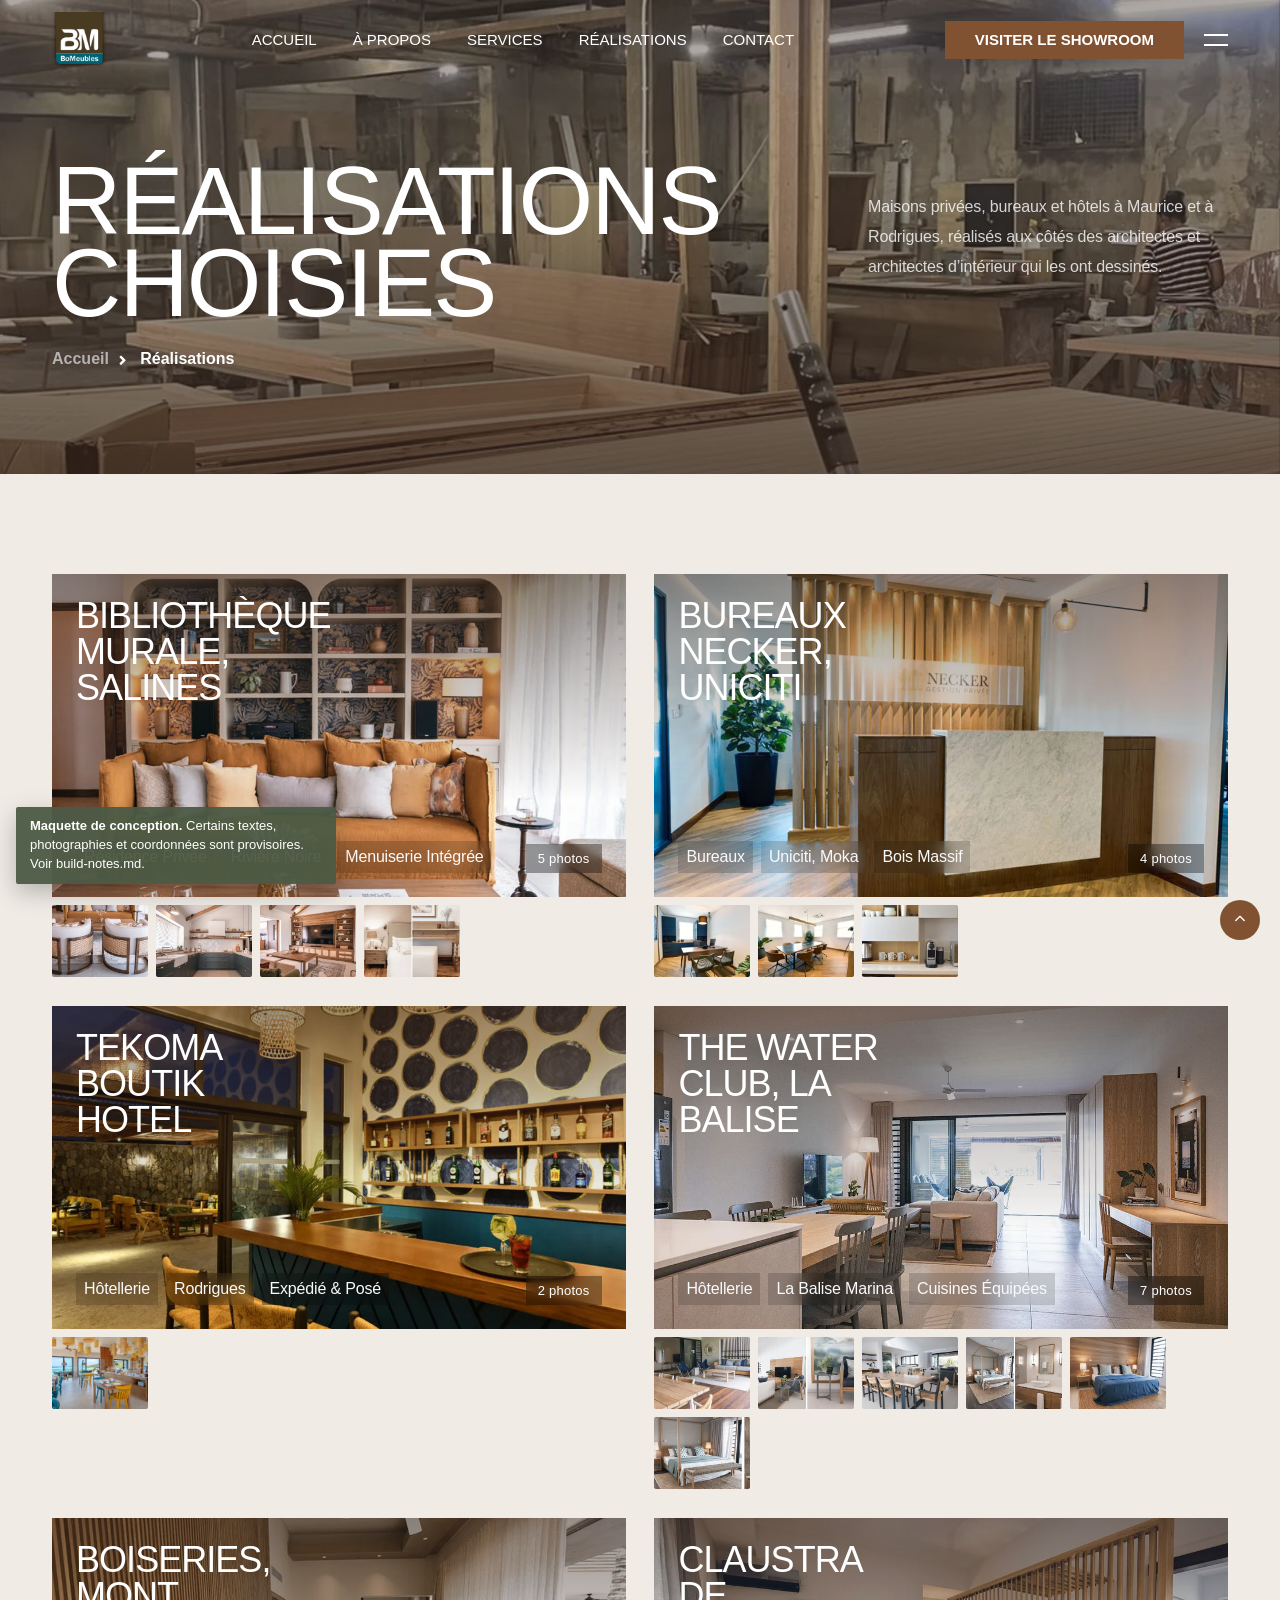
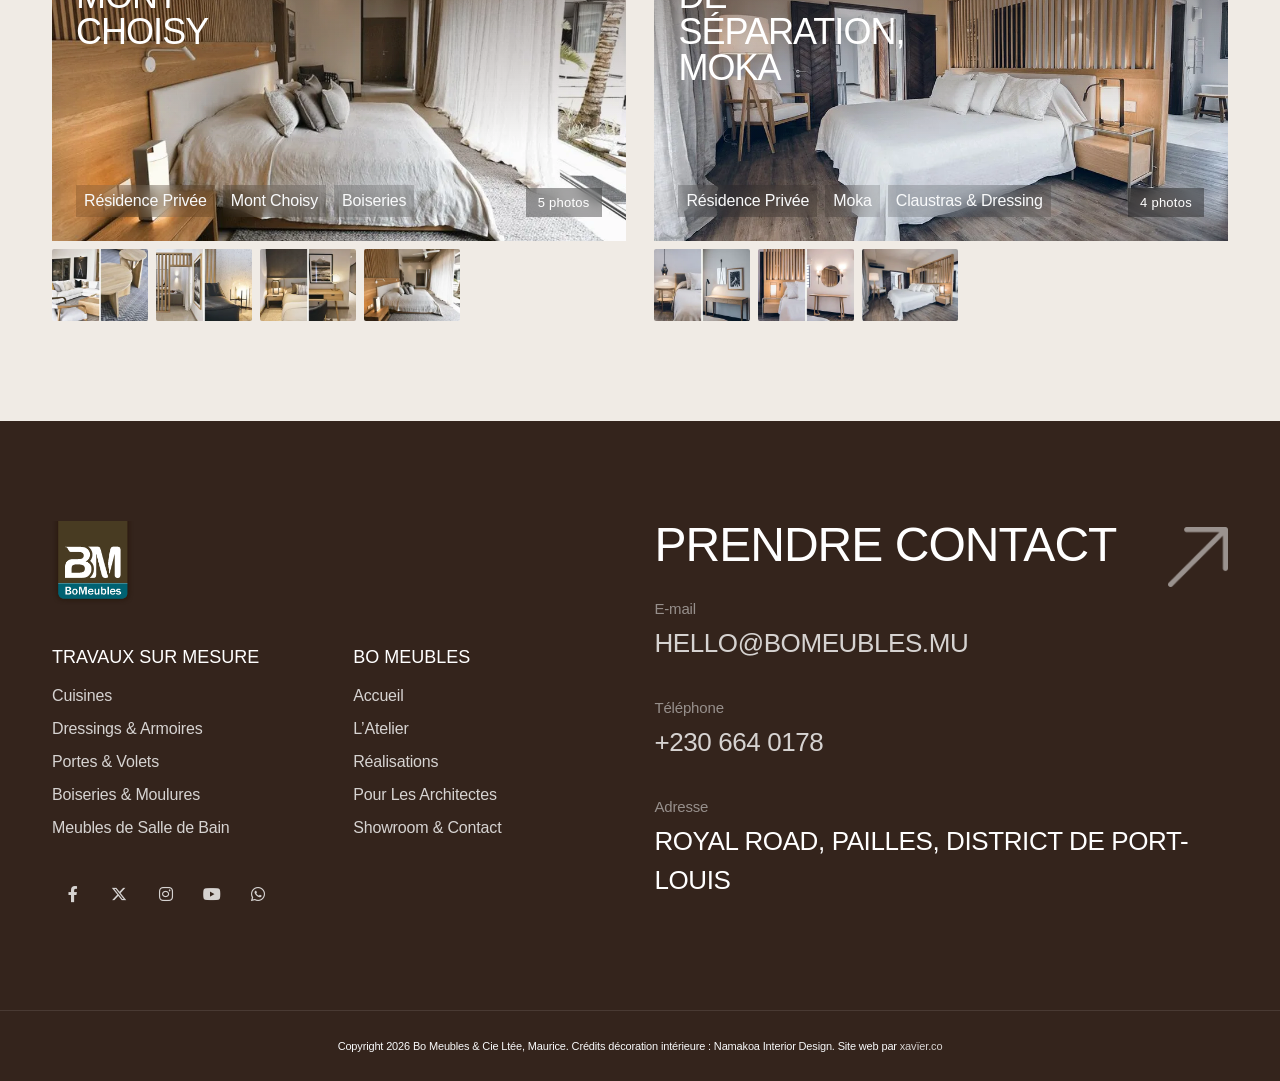
<file: projects.html>
<!DOCTYPE html>
<html lang="fr">

<head>
    <title>Réalisations | Bo Meubles, menuiserie sur mesure, Maurice</title>
    <link rel="icon" href="images/favicon-32.png" type="image/png">
    <link rel="apple-touch-icon" href="images/apple-touch-icon.png">
    <meta content="text/html;charset=utf-8" http-equiv="Content-Type">
    <meta content="width=device-width, initial-scale=1.0" name="viewport" >
    <meta content="Bespoke joinery projects by Bo Meubles: private residences, offices and hotels across Mauritius and Rodrigues." name="description" >
    <meta content="bespoke furniture Mauritius, made to measure kitchens, cabinetmaker, joinery, dressings, wardrobes" name="keywords" >
    <meta content="Bo Meubles &amp; Cie Ltee" name="author" >
    <!-- CSS Files
    ================================================== -->
    <link href="css/bootstrap.min.css" rel="stylesheet" type="text/css" id="bootstrap">
    <link href="css/plugins.css" rel="stylesheet" type="text/css" >
    <link href="css/style.css" rel="stylesheet" type="text/css" >
    <link href="css/coloring.css" rel="stylesheet" type="text/css" >
    <!-- color scheme -->
    <link id="colors" href="css/colors/scheme-01.css" rel="stylesheet" type="text/css">
    <link href="css/bo-meubles.css" rel="stylesheet" type="text/css">

</head>

<body>

        <a class="skip-link" href="#main-content">Aller au contenu</a>

        <!-- Mockup banner. Remove this div and the .mock-note rule at build. -->
        <div class="mock-note"><strong>Maquette de conception.</strong> Certains textes, photographies et coordonnées sont provisoires. Voir build-notes.md.</div>

        <!-- header begin -->
        <header class="transparent">
            <div class="container">
                <div class="row">
                    <div class="col-md-12">
                        <div class="de-flex sm-pt10">
                            <div class="de-flex-col">
                                <!-- logo begin -->
                                <div id="logo">
                                    <a href="index.html">
                                        <img class="logo-main" src="images/logo-bm.png" alt="Bo Meubles" >
                                        <img class="logo-scroll" src="images/logo-bm.png" alt="Bo Meubles" >
                                        <img class="logo-mobile" src="images/logo-bm.png" alt="Bo Meubles" >
                                    </a>
                                </div>
                                <!-- logo end -->
                            </div>
                            <div class="de-flex-col header-col-mid">
                                <!-- mainemenu begin -->
                                <ul id="mainmenu">
                                    <li><a class="menu-item" href="index.html">Accueil</a></li>
                                    <li><a class="menu-item" href="about.html">À Propos</a></li>
                                    <li><a class="menu-item" href="services.html">Services</a></li>
                                    <li><a class="menu-item" href="projects.html">Réalisations</a></li>
                                    <li><a class="menu-item" href="contact.html">Contact</a></li>
                                </ul>
                                <!-- mainmenu end -->
                            </div>
                            <div class="de-flex-col">
                                <div class="menu_side_area">
                                    <a href="contact.html" class="btn-main fx-slide"><span>Visiter le Showroom</span></a>
                                    <span id="menu-btn"></span>
                                </div>

                                <div id="btn-extra">
                                    <span></span>
                                    <span></span>
                                </div>
                            </div>
                        </div>
                    </div>
                </div>
            </div>
        </header>
        <!-- header close -->
        
        <!-- content begin -->
        <main id="main-content" tabindex="-1">

            <a href="#" id="back-to-top"></a>
                    
            <!-- page preloader begin -->
            <div id="de-loader"></div>
            <!-- page preloader close -->

            <section class="bg-dark text-light relative jarallax">
                <img src="images/background/2.webp" alt="La halle principale de l’atelier, avec établis et machines" class="jarallax-img">
                <div class="container relative z-2">
                    <div class="row gy-4 gx-5 align-items-center">
                        <div class="col-md-8">
                            <div class="spacer-double sm-hide"></div>
                            <h1 class="mb-3 wow fadeInUp" data-wow-delay=".2s">Réalisations Choisies</h1>
                            <ul class="crumb wow fadeInUp">
                                <li><a href="index.html">Accueil</a></li>
                                <li class="active">Réalisations</li>
                            </ul>   
                        </div>
                        <div class="col-md-4">
                            <p class="mb-0 wow fadeInRight" data-wow-delay=".2s">
                                Maisons privées, bureaux et hôtels à Maurice et à Rodrigues, réalisés aux côtés des architectes et architectes d’intérieur qui les ont dessinés.
                            </p>
                        </div>
                    </div>
                </div>
                <div class="gradient-edge-bottom h-50 op-6"></div>
                <div class="sw-overlay op-5"></div>
            </section>

            <section>
                <div class="container">
                    <div class="row g-4">
                        <div class="col-lg-6" id="salines">
                            <div class="images-group hover">
                                <div class="relative overflow-hidden">
                                    <a href="images/projects-gallery/salines-1.webp" title="Bibliothèque Murale, Salines — Résidence Privée, Rivière Noire — Bibliothèque murale à niches cintrées, éclairage intégré et fonds tapissés, derrière un canapé ocre" class="d-block hover relative text-light">
                                        <img src="images/misc/up-right-arrow.webp" class="abs w-80px p-20 z-2 top-0 end-0 p-4 hover-op-1" alt="">
                                        <div class="abs w-50 z-4 p-4 mb-0">
                                            <h2 class="fs-36">Bibliothèque Murale, Salines</h2>
                                        </div>
                                        <div class="relative overflow-hidden rounded-1 wow scaleIn" data-wow-duration="1.5s">
                                            <img src="images/projects-wide/1.webp" alt="Bibliothèque murale intégrée en arche avec éclairage incorporé, derrière un canapé rouille" class="w-100 hover-scale-1-2">
                                        </div>
                                        <div class="gradient-edge-top op-5 h-70"></div>
                                        <div class="extra-text abs lh-1 m-4 bottom-0 z-4 d-flex">
                                            <div class="bg-blur p-2 me-2">Résidence Privée</div>
                                            <div class="bg-blur p-2 me-2">Rivière Noire</div>
                                            <div class="bg-blur p-2 me-2">Menuiserie Intégrée</div>
                                        </div>
                                        <div class="gallery-count abs z-4">5 photos</div>
                                    </a>
                                    <div class="gallery-thumbs">
                                        <a href="images/projects-gallery/salines-2.webp" title="Bibliothèque Murale, Salines — Résidence Privée, Rivière Noire — Fauteuils à dossier cannés, vue rapprochée du cannage tressé">
                                            <img src="images/projects-gallery/thumb/salines-2.webp" alt="Fauteuils à dossier cannés, vue rapprochée du cannage tressé" loading="lazy">
                                        </a>
                                        <a href="images/projects-gallery/salines-3.webp" title="Bibliothèque Murale, Salines — Résidence Privée, Rivière Noire — Cuisine en U : meubles bas gris anthracite, plan et étagères ouvertes en bois, évier de ferme">
                                            <img src="images/projects-gallery/thumb/salines-3.webp" alt="Cuisine en U : meubles bas gris anthracite, plan et étagères ouvertes en bois, évier de ferme" loading="lazy">
                                        </a>
                                        <a href="images/projects-gallery/salines-4.webp" title="Bibliothèque Murale, Salines — Résidence Privée, Rivière Noire — Meuble TV mural en bois massif avec rangements fermés, tiroirs et étagères">
                                            <img src="images/projects-gallery/thumb/salines-4.webp" alt="Meuble TV mural en bois massif avec rangements fermés, tiroirs et étagères" loading="lazy">
                                        </a>
                                        <a href="images/projects-gallery/salines-5.webp" title="Bibliothèque Murale, Salines — Résidence Privée, Rivière Noire — Chevet en bois et lampe, et console fine en bois à côté du canapé">
                                            <img src="images/projects-gallery/thumb/salines-5.webp" alt="Chevet en bois et lampe, et console fine en bois à côté du canapé" loading="lazy">
                                        </a>
                                    </div>
                                </div>
                            </div>
                        </div>
                        <div class="col-lg-6" id="necker-offices">
                            <div class="images-group hover">
                                <div class="relative overflow-hidden">
                                    <a href="images/projects-gallery/necker-offices-1.webp" title="Bureaux Necker, Uniciti — Bureaux, Uniciti, Moka — Banque d’accueil en pierre et bois devant un claustra à lattes verticales rétroéclairé" class="d-block hover relative text-light">
                                        <img src="images/misc/up-right-arrow.webp" class="abs w-80px p-20 z-2 top-0 end-0 p-4 hover-op-1" alt="">
                                        <div class="abs w-50 z-4 p-4 mb-0">
                                            <h2 class="fs-36">Bureaux Necker, Uniciti</h2>
                                        </div>
                                        <div class="relative overflow-hidden rounded-1 wow scaleIn" data-wow-duration="1.5s">
                                            <img src="images/projects-wide/2.webp" alt="Banque d’accueil en pierre et bois derrière un claustra à lattes, aux bureaux Necker" class="w-100 hover-scale-1-2">
                                        </div>
                                        <div class="gradient-edge-top op-5 h-70"></div>
                                        <div class="extra-text abs lh-1 m-4 bottom-0 z-4 d-flex">
                                            <div class="bg-blur p-2 me-2">Bureaux</div>
                                            <div class="bg-blur p-2 me-2">Uniciti, Moka</div>
                                            <div class="bg-blur p-2 me-2">Bois Massif</div>
                                        </div>
                                        <div class="gallery-count abs z-4">4 photos</div>
                                    </a>
                                    <div class="gallery-thumbs">
                                        <a href="images/projects-gallery/necker-offices-2.webp" title="Bureaux Necker, Uniciti — Bureaux, Uniciti, Moka — Bureau individuel : rangements et plan de travail bleu nuit sur mesure">
                                            <img src="images/projects-gallery/thumb/necker-offices-2.webp" alt="Bureau individuel : rangements et plan de travail bleu nuit sur mesure" loading="lazy">
                                        </a>
                                        <a href="images/projects-gallery/necker-offices-3.webp" title="Bureaux Necker, Uniciti — Bureaux, Uniciti, Moka — Salle de réunion avec grande table, fauteuils et suspension en bois">
                                            <img src="images/projects-gallery/thumb/necker-offices-3.webp" alt="Salle de réunion avec grande table, fauteuils et suspension en bois" loading="lazy">
                                        </a>
                                        <a href="images/projects-gallery/necker-offices-4.webp" title="Bureaux Necker, Uniciti — Bureaux, Uniciti, Moka — Coin tisanerie : meubles hauts blancs, tablette en bois et plan de service">
                                            <img src="images/projects-gallery/thumb/necker-offices-4.webp" alt="Coin tisanerie : meubles hauts blancs, tablette en bois et plan de service" loading="lazy">
                                        </a>
                                    </div>
                                </div>
                            </div>
                        </div>
                        <div class="col-lg-6" id="tekoma">
                            <div class="images-group hover">
                                <div class="relative overflow-hidden">
                                    <a href="images/projects-gallery/tekoma-1.webp" title="Tekoma Boutik Hotel — Hôtellerie, Rodrigues — Bar : comptoir en bois, façade lambrissée bleu canard et mur de disques tressés" class="d-block hover relative text-light">
                                        <img src="images/misc/up-right-arrow.webp" class="abs w-80px p-20 z-2 top-0 end-0 p-4 hover-op-1" alt="">
                                        <div class="abs w-50 z-4 p-4 mb-0">
                                            <h2 class="fs-36">Tekoma Boutik Hotel</h2>
                                        </div>
                                        <div class="relative overflow-hidden rounded-1 wow scaleIn" data-wow-duration="1.5s">
                                            <img src="images/projects-wide/3.webp" alt="Bar d’hôtel avec comptoir en bois foncé et suspensions tressées, au Tekoma" class="w-100 hover-scale-1-2">
                                        </div>
                                        <div class="gradient-edge-top op-5 h-70"></div>
                                        <div class="extra-text abs lh-1 m-4 bottom-0 z-4 d-flex">
                                            <div class="bg-blur p-2 me-2">Hôtellerie</div>
                                            <div class="bg-blur p-2 me-2">Rodrigues</div>
                                            <div class="bg-blur p-2 me-2">Expédié &amp; Posé</div>
                                        </div>
                                        <div class="gallery-count abs z-4">2 photos</div>
                                    </a>
                                    <div class="gallery-thumbs">
                                        <a href="images/projects-gallery/tekoma-2.webp" title="Tekoma Boutik Hotel — Hôtellerie, Rodrigues — Salle de restaurant avec buffet en bois, chaises colorées et suspensions tressées">
                                            <img src="images/projects-gallery/thumb/tekoma-2.webp" alt="Salle de restaurant avec buffet en bois, chaises colorées et suspensions tressées" loading="lazy">
                                        </a>
                                    </div>
                                </div>
                            </div>
                        </div>
                        <div class="col-lg-6" id="water-club">
                            <div class="images-group hover">
                                <div class="relative overflow-hidden">
                                    <a href="images/projects-gallery/water-club-1.webp" title="The Water Club, La Balise — Hôtellerie, La Balise Marina — Cuisine ouverte sur le séjour, menuiserie intégrée et comptoir avec tabourets" class="d-block hover relative text-light">
                                        <img src="images/misc/up-right-arrow.webp" class="abs w-80px p-20 z-2 top-0 end-0 p-4 hover-op-1" alt="">
                                        <div class="abs w-50 z-4 p-4 mb-0">
                                            <h2 class="fs-36">The Water Club, La Balise</h2>
                                        </div>
                                        <div class="relative overflow-hidden rounded-1 wow scaleIn" data-wow-duration="1.5s">
                                            <img src="images/projects-wide/4.webp" alt="Séjour ouvert avec menuiserie intégrée et bureau encastré en bois" class="w-100 hover-scale-1-2">
                                        </div>
                                        <div class="gradient-edge-top op-5 h-70"></div>
                                        <div class="extra-text abs lh-1 m-4 bottom-0 z-4 d-flex">
                                            <div class="bg-blur p-2 me-2">Hôtellerie</div>
                                            <div class="bg-blur p-2 me-2">La Balise Marina</div>
                                            <div class="bg-blur p-2 me-2">Cuisines Équipées</div>
                                        </div>
                                        <div class="gallery-count abs z-4">7 photos</div>
                                    </a>
                                    <div class="gallery-thumbs">
                                        <a href="images/projects-gallery/water-club-2.webp" title="The Water Club, La Balise — Hôtellerie, La Balise Marina — Terrasse en bois avec table à manger, fauteuils et claustra à lattes">
                                            <img src="images/projects-gallery/thumb/water-club-2.webp" alt="Terrasse en bois avec table à manger, fauteuils et claustra à lattes" loading="lazy">
                                        </a>
                                        <a href="images/projects-gallery/water-club-3.webp" title="The Water Club, La Balise — Hôtellerie, La Balise Marina — Panneau mural TV en bois et, à droite, guéridon et fauteuil du salon">
                                            <img src="images/projects-gallery/thumb/water-club-3.webp" alt="Panneau mural TV en bois et, à droite, guéridon et fauteuil du salon" loading="lazy">
                                        </a>
                                        <a href="images/projects-gallery/water-club-4.webp" title="The Water Club, La Balise — Hôtellerie, La Balise Marina — Coin repas : table en bois massif, chaises cannées et étagères ouvertes">
                                            <img src="images/projects-gallery/thumb/water-club-4.webp" alt="Coin repas : table en bois massif, chaises cannées et étagères ouvertes" loading="lazy">
                                        </a>
                                        <a href="images/projects-gallery/water-club-5.webp" title="The Water Club, La Balise — Hôtellerie, La Balise Marina — Chambre à baldaquin et, à droite, meuble vasque en bois avec vasque à poser">
                                            <img src="images/projects-gallery/thumb/water-club-5.webp" alt="Chambre à baldaquin et, à droite, meuble vasque en bois avec vasque à poser" loading="lazy">
                                        </a>
                                        <a href="images/projects-gallery/water-club-6.webp" title="The Water Club, La Balise — Hôtellerie, La Balise Marina — Chambre : mur de tête de lit lambrissé en bois et chevets assortis">
                                            <img src="images/projects-gallery/thumb/water-club-6.webp" alt="Chambre : mur de tête de lit lambrissé en bois et chevets assortis" loading="lazy">
                                        </a>
                                        <a href="images/projects-gallery/water-club-bedroom.webp" title="The Water Club, La Balise — Hôtellerie, La Balise Marina — Chambre à baldaquin avec tête de lit capitonnée et banc en pied de lit">
                                            <img src="images/projects-gallery/thumb/water-club-bedroom.webp" alt="Chambre à baldaquin avec tête de lit capitonnée et banc en pied de lit" loading="lazy">
                                        </a>
                                    </div>
                                </div>
                            </div>
                        </div>
                        <div class="col-lg-6" id="mont-choisy">
                            <div class="images-group hover">
                                <div class="relative overflow-hidden">
                                    <a href="images/projects-gallery/mont-choisy-1.webp" title="Boiseries, Mont Choisy — Résidence Privée, Mont Choisy — Entrée : buffet en bois et miroir rond devant un claustra à losanges, et détail du claustra" class="d-block hover relative text-light">
                                        <img src="images/misc/up-right-arrow.webp" class="abs w-80px p-20 z-2 top-0 end-0 p-4 hover-op-1" alt="">
                                        <div class="abs w-50 z-4 p-4 mb-0">
                                            <h2 class="fs-36">Boiseries, Mont Choisy</h2>
                                        </div>
                                        <div class="relative overflow-hidden rounded-1 wow scaleIn" data-wow-duration="1.5s">
                                            <img src="images/projects-wide/5.webp" alt="Chambre avec tête de lit en lattes de bois à Mont Choisy" class="w-100 hover-scale-1-2">
                                        </div>
                                        <div class="gradient-edge-top op-5 h-70"></div>
                                        <div class="extra-text abs lh-1 m-4 bottom-0 z-4 d-flex">
                                            <div class="bg-blur p-2 me-2">Résidence Privée</div>
                                            <div class="bg-blur p-2 me-2">Mont Choisy</div>
                                            <div class="bg-blur p-2 me-2">Boiseries</div>
                                        </div>
                                        <div class="gallery-count abs z-4">5 photos</div>
                                    </a>
                                    <div class="gallery-thumbs">
                                        <a href="images/projects-gallery/mont-choisy-2.webp" title="Boiseries, Mont Choisy — Résidence Privée, Mont Choisy — Salon avec fauteuil en bois cintré et, à droite, guéridon rond en bois massif">
                                            <img src="images/projects-gallery/thumb/mont-choisy-2.webp" alt="Salon avec fauteuil en bois cintré et, à droite, guéridon rond en bois massif" loading="lazy">
                                        </a>
                                        <a href="images/projects-gallery/mont-choisy-3.webp" title="Boiseries, Mont Choisy — Résidence Privée, Mont Choisy — Claustra à lattes encadrant un passage et, à droite, coin lecture et appliques">
                                            <img src="images/projects-gallery/thumb/mont-choisy-3.webp" alt="Claustra à lattes encadrant un passage et, à droite, coin lecture et appliques" loading="lazy">
                                        </a>
                                        <a href="images/projects-gallery/mont-choisy-4.webp" title="Boiseries, Mont Choisy — Résidence Privée, Mont Choisy — Chambre avec tête de lit habillée et, à droite, bureau en bois et lampe">
                                            <img src="images/projects-gallery/thumb/mont-choisy-4.webp" alt="Chambre avec tête de lit habillée et, à droite, bureau en bois et lampe" loading="lazy">
                                        </a>
                                        <a href="images/projects-gallery/mont-choisy-5.webp" title="Boiseries, Mont Choisy — Résidence Privée, Mont Choisy — Chambre principale : mur de tête de lit à lattes de bois toute hauteur">
                                            <img src="images/projects-gallery/thumb/mont-choisy-5.webp" alt="Chambre principale : mur de tête de lit à lattes de bois toute hauteur" loading="lazy">
                                        </a>
                                    </div>
                                </div>
                            </div>
                        </div>
                        <div class="col-lg-6" id="moka">
                            <div class="images-group hover">
                                <div class="relative overflow-hidden">
                                    <a href="images/projects-gallery/moka-1.webp" title="Claustra de Séparation, Moka — Résidence Privée, Moka — Salle de bain : meuble vasque en bois et vasque à poser, et tablette murale sur fond sombre" class="d-block hover relative text-light">
                                        <img src="images/misc/up-right-arrow.webp" class="abs w-80px p-20 z-2 top-0 end-0 p-4 hover-op-1" alt="">
                                        <div class="abs w-50 z-4 p-4 mb-0">
                                            <h2 class="fs-36">Claustra de Séparation, Moka</h2>
                                        </div>
                                        <div class="relative overflow-hidden rounded-1 wow scaleIn" data-wow-duration="1.5s">
                                            <img src="images/projects-wide/6.webp" alt="Chambre avec un claustra en lattes de bois séparant le coin nuit du dressing" class="w-100 hover-scale-1-2">
                                        </div>
                                        <div class="gradient-edge-top op-5 h-70"></div>
                                        <div class="extra-text abs lh-1 m-4 bottom-0 z-4 d-flex">
                                            <div class="bg-blur p-2 me-2">Résidence Privée</div>
                                            <div class="bg-blur p-2 me-2">Moka</div>
                                            <div class="bg-blur p-2 me-2">Claustras &amp; Dressing</div>
                                        </div>
                                        <div class="gallery-count abs z-4">4 photos</div>
                                    </a>
                                    <div class="gallery-thumbs">
                                        <a href="images/projects-gallery/moka-2.webp" title="Claustra de Séparation, Moka — Résidence Privée, Moka — Chambre avec chevet et suspension, et console en bois sur mesure">
                                            <img src="images/projects-gallery/thumb/moka-2.webp" alt="Chambre avec chevet et suspension, et console en bois sur mesure" loading="lazy">
                                        </a>
                                        <a href="images/projects-gallery/moka-3.webp" title="Claustra de Séparation, Moka — Résidence Privée, Moka — Tête de lit à lattes de bois avec appliques, et miroir rond au-dessus d’une console">
                                            <img src="images/projects-gallery/thumb/moka-3.webp" alt="Tête de lit à lattes de bois avec appliques, et miroir rond au-dessus d’une console" loading="lazy">
                                        </a>
                                        <a href="images/projects-gallery/moka-4.webp" title="Claustra de Séparation, Moka — Résidence Privée, Moka — Chambre : claustra à lattes séparant le coin nuit du dressing">
                                            <img src="images/projects-gallery/thumb/moka-4.webp" alt="Chambre : claustra à lattes séparant le coin nuit du dressing" loading="lazy">
                                        </a>
                                    </div>
                                </div>
                            </div>
                        </div>
                    </div>
                </div>
            </section>
            
        </main>
        <!-- content close -->

        <!-- overlay content begin -->
        <div id="extra-wrap" class="bg-dark text-light">
            <div id="btn-close">
                <span></span>
                <span></span>
            </div>

            <div id="extra-content">
                <img src="images/logo-bm.png" alt="Bo Meubles" class="w-150px">

                <div class="spacer-30-line"></div>

                <h4 class="mb-3">Réalisations Choisies</h4>

                <div class="row g-4">
                    <div class="col-lg-6">
                        <div class="hover">
                            <div class="relative overflow-hidden">
                                <a href="projects.html" class="d-block hover relative text-light">
                                    <img src="images/misc/up-right-arrow.webp" class="abs w-40 p-4 z-2 top-0 end-0 p-4 hover-op-1" alt="">
                                    <div class="relative overflow-hidden rounded-1 wow scaleIn" data-wow-duration="1.5s">
                                        <img src="images/projects-wide/1.webp" alt="Bibliothèque murale intégrée en arche avec éclairage incorporé, derrière un canapé rouille" class="w-100 hover-scale-1-2">
                                    </div>
                                    <div class="gradient-edge-top op-5 h-70"></div>
                                </a>
                            </div>
                        </div>                            
                    </div>

                    <div class="col-lg-6">
                        <div class="hover">
                            <div class="relative overflow-hidden">
                                <a href="projects.html" class="d-block hover relative text-light">
                                    <img src="images/misc/up-right-arrow.webp" class="abs w-40 p-4 z-2 top-0 end-0 p-4 hover-op-1" alt="">
                                    <div class="relative overflow-hidden rounded-1 wow scaleIn" data-wow-duration="1.5s">
                                        <img src="images/projects-wide/2.webp" alt="Banque d’accueil en pierre et bois derrière un claustra à lattes, aux bureaux Necker" class="w-100 hover-scale-1-2">
                                    </div>
                                    <div class="gradient-edge-top op-5 h-70"></div>
                                </a>
                            </div>
                        </div>                            
                    </div>

                    <div class="col-lg-6">
                        <div class="hover">
                            <div class="relative overflow-hidden">
                                <a href="projects.html" class="d-block hover relative text-light">
                                    <img src="images/misc/up-right-arrow.webp" class="abs w-40 p-4 z-2 top-0 end-0 p-4 hover-op-1" alt="">
                                    <div class="relative overflow-hidden rounded-1 wow scaleIn" data-wow-duration="1.5s">
                                        <img src="images/projects-wide/3.webp" alt="Bar d’hôtel avec comptoir en bois foncé et suspensions tressées, au Tekoma" class="w-100 hover-scale-1-2">
                                    </div>
                                    <div class="gradient-edge-top op-5 h-70"></div>
                                </a>
                            </div>
                        </div>                            
                    </div>

                    <div class="col-lg-6">
                        <div class="hover">
                            <div class="relative overflow-hidden">
                                <a href="projects.html" class="d-block hover relative text-light">
                                    <img src="images/misc/up-right-arrow.webp" class="abs w-40 p-4 z-2 top-0 end-0 p-4 hover-op-1" alt="">
                                    <div class="relative overflow-hidden rounded-1 wow scaleIn" data-wow-duration="1.5s">
                                        <img src="images/projects-wide/4.webp" alt="Séjour ouvert avec menuiserie intégrée et bureau encastré en bois" class="w-100 hover-scale-1-2">
                                    </div>
                                    <div class="gradient-edge-top op-5 h-70"></div>
                                </a>
                            </div>
                        </div>                            
                    </div>


                </div>

                <div class="spacer-30-line"></div>

                <h4 class="mb-3">Ce Que Nous Fabriquons</h4>

                <ul class="ul-check">
                    <li><a href="services.html">Cuisines</a></li>
                    <li><a href="services.html">Dressings &amp; Armoires</a></li>
                    <li><a href="services.html">Portes, Volets &amp; Claustras</a></li>
                    <li><a href="services.html">Boiseries &amp; Moulures</a></li>
                    <li><a href="services.html">Meubles de Salle de Bain</a></li>
                    <li><a href="services.html">Agencements Professionnels</a></li>
                </ul>


                <div class="spacer-30-line"></div>

                <h4>Nous Contacter</h4>
                <div><i class="icofont-clock-time me-2 id-color"></i>Du lundi au vendredi 08h00 - 16h30, samedi 08h00 - 12h00</div>
                <div><i class="icofont-location-pin me-2 id-color"></i>Royal Road, Pailles, District de Port-Louis</div>
                <div><i class="icofont-envelope me-2 id-color"></i><a href="mailto:hello@bomeubles.mu">hello@bomeubles.mu</a></div>

                <div class="spacer-30-line"></div>

                <h4>À Propos de Bo Meubles</h4>
                <p>Bo Meubles est un ébéniste mauricien. Nous concevons, fabriquons et posons cuisines, dressings, portes, boiseries et mobilier sur mesure pour maisons privées, bureaux et hôtels. Tout est relevé sur place, fabriqué dans notre propre atelier et installé par ceux qui l’ont construit.</p>

                <div class="social-icons">
                    <a href="#"><i class="fa-brands fa-facebook-f"></i></a>
                    <a href="#"><i class="fa-brands fa-x-twitter"></i></a>
                    <a href="#"><i class="fa-brands fa-instagram"></i></a>
                    <a href="#"><i class="fa-brands fa-youtube"></i></a>
                    <a href="https://wa.me/2306640178" aria-label="WhatsApp"><i class="fa-brands fa-whatsapp"></i></a>
                </div>
            </div>
        </div>
        <!-- overlay content end -->
        
        <!-- footer begin -->
        <footer class="text-light section-dark">
            <div class="container">
                <div class="row g-4 justify-content-between">
                    <div class="col-md-6">
                        <img src="images/logo-bm.png" alt="Bo Meubles" class="w-170px mb-2">
                        <div class="spacer-single"></div>
                        <div class="row g-4">
                            <div class="col-md-6">
                                <div class="widget">
                                    <h2 class="hs-5">Travaux Sur Mesure</h2>
                                    <ul>
                                        <li><a href="services.html">Cuisines</a></li>
                                        <li><a href="services.html">Dressings &amp; Armoires</a></li>
                                        <li><a href="services.html">Portes &amp; Volets</a></li>
                                        <li><a href="services.html">Boiseries &amp; Moulures</a></li>
                                        <li><a href="services.html">Meubles de Salle de Bain</a></li>
                                    </ul>
                                </div>
                            </div>

                            <div class="col-md-6">
                                <div class="widget">
                                    <h2 class="hs-5">Bo Meubles</h2>
                                    <ul>
                                        <li><a href="index.html">Accueil</a></li>
                                        <li><a href="about.html">L’Atelier</a></li>
                                        <li><a href="projects.html">Réalisations</a></li>
                                        <li><a href="contact.html">Pour Les Architectes</a></li>
                                        <li><a href="contact.html">Showroom &amp; Contact</a></li>
                                    </ul>
                                </div>
                            </div>
                        </div>


                        <div class="social-icons mb-sm-30 text-center">
                            <a href="#"><i class="fa-brands fa-facebook-f"></i></a>
                            <a href="#"><i class="fa-brands fa-x-twitter"></i></a>
                            <a href="#"><i class="fa-brands fa-instagram"></i></a>
                            <a href="#"><i class="fa-brands fa-youtube"></i></a>
                            <a href="https://wa.me/2306640178" aria-label="WhatsApp"><i class="fa-brands fa-whatsapp"></i></a>
                        </div>
                    </div>

                    <div class="col-md-6">
                        <div class="d-flex align-items-center justify-content-between">
                            <h2>Prendre Contact</h2>
                            <img src="images/ui/up-right-arrow.webp" class="w-60px op-5" alt="">
                        </div>

                        <div class="widget">
                            <div class="op-5 fs-15">E-mail</div>
                            <h3><a href="mailto:hello@bomeubles.mu">hello@bomeubles.mu</a></h3>

                            <div class="spacer-20"></div>      

                            <div class="op-5 fs-15">Téléphone</div>
                            <h3><a href="tel:+2306640178">+230 664 0178</a></h3>

                            <div class="spacer-20"></div>

                            <div class="op-5 fs-15">Adresse</div>
                            <h3>Royal Road, Pailles, District de Port-Louis</h3>

                            <div class="spacer-20"></div>
                      
                        </div>
                    </div>
                </div>
            </div>
            <div class="subfooter">
                <div class="container">
                    <div class="row">
                        <div class="col-md-12 text-center">
                            Copyright 2026 Bo Meubles &amp; Cie Ltée, Maurice. Crédits décoration intérieure : Namakoa Interior Design. Site web par <a href="https://xavïer.co/?ref=bo-meubles">xavïer.co</a>
                        </div>
                    </div>
                </div>
            </div>
        </footer>
        <!-- footer close -->
    
    <!-- Javascript Files
    ================================================== -->
    <script src="js/vendors.js"></script>
    <script src="js/designesia.js"></script>
    <script src="js/bo-meubles.js"></script>

</body>

</html>
</file>
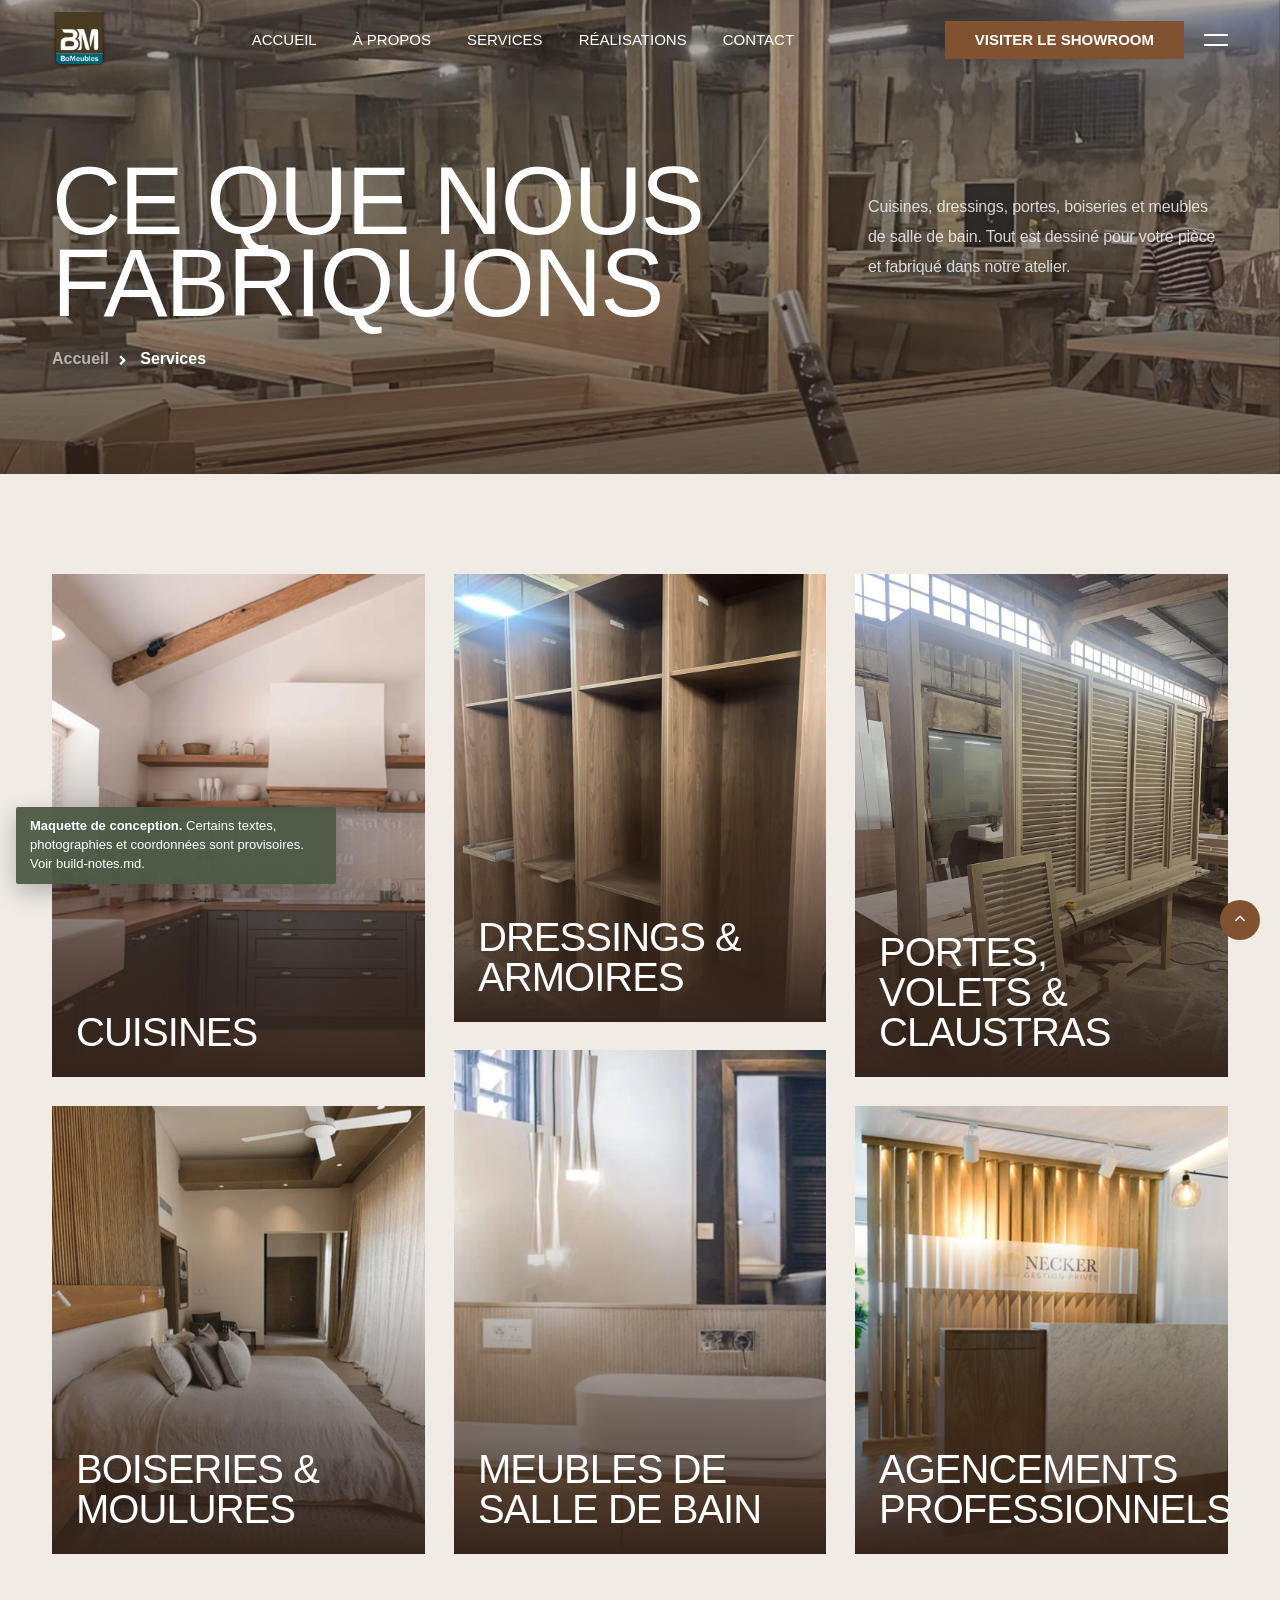
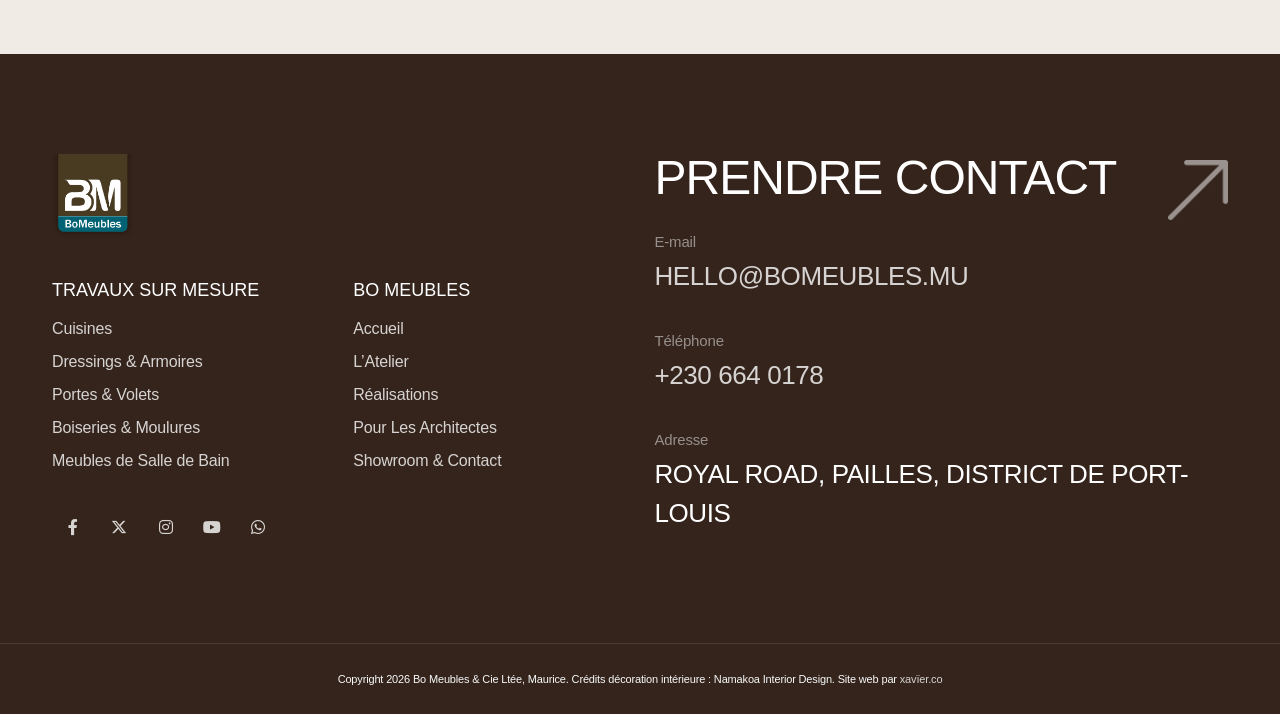
<file: services.html>
<!DOCTYPE html>
<html lang="fr">

<head>
    <title>Services de menuiserie sur mesure | Bo Meubles, Maurice</title>
    <link rel="icon" href="images/favicon-32.png" type="image/png">
    <link rel="apple-touch-icon" href="images/apple-touch-icon.png">
    <meta content="text/html;charset=utf-8" http-equiv="Content-Type">
    <meta content="width=device-width, initial-scale=1.0" name="viewport" >
    <meta content="Bespoke kitchens, dressings, doors, panelling and bathroom furniture, designed and built in our Mauritius workshop and fitted by our own team." name="description" >
    <meta content="bespoke furniture Mauritius, made to measure kitchens, cabinetmaker, joinery, dressings, wardrobes" name="keywords" >
    <meta content="Bo Meubles &amp; Cie Ltee" name="author" >
    <!-- CSS Files
    ================================================== -->
    <link href="css/bootstrap.min.css" rel="stylesheet" type="text/css" id="bootstrap">
    <link href="css/plugins.css" rel="stylesheet" type="text/css" >
    <link href="css/style.css" rel="stylesheet" type="text/css" >
    <link href="css/coloring.css" rel="stylesheet" type="text/css" >
    <!-- color scheme -->
    <link id="colors" href="css/colors/scheme-01.css" rel="stylesheet" type="text/css">
    <link href="css/bo-meubles.css" rel="stylesheet" type="text/css">

</head>

<body>

        <a class="skip-link" href="#main-content">Aller au contenu</a>

        <!-- Mockup banner. Remove this div and the .mock-note rule at build. -->
        <div class="mock-note"><strong>Maquette de conception.</strong> Certains textes, photographies et coordonnées sont provisoires. Voir build-notes.md.</div>

        <!-- header begin -->
        <header class="transparent">
            <div class="container">
                <div class="row">
                    <div class="col-md-12">
                        <div class="de-flex sm-pt10">
                            <div class="de-flex-col">
                                <!-- logo begin -->
                                <div id="logo">
                                    <a href="index.html">
                                        <img class="logo-main" src="images/logo-bm.png" alt="Bo Meubles" >
                                        <img class="logo-scroll" src="images/logo-bm.png" alt="Bo Meubles" >
                                        <img class="logo-mobile" src="images/logo-bm.png" alt="Bo Meubles" >
                                    </a>
                                </div>
                                <!-- logo end -->
                            </div>
                            <div class="de-flex-col header-col-mid">
                                <!-- mainemenu begin -->
                                <ul id="mainmenu">
                                    <li><a class="menu-item" href="index.html">Accueil</a></li>
                                    <li><a class="menu-item" href="about.html">À Propos</a></li>
                                    <li><a class="menu-item" href="services.html">Services</a></li>
                                    <li><a class="menu-item" href="projects.html">Réalisations</a></li>
                                    <li><a class="menu-item" href="contact.html">Contact</a></li>
                                </ul>
                                <!-- mainmenu end -->
                            </div>
                            <div class="de-flex-col">
                                <div class="menu_side_area">
                                    <a href="contact.html" class="btn-main fx-slide"><span>Visiter le Showroom</span></a>
                                    <span id="menu-btn"></span>
                                </div>

                                <div id="btn-extra">
                                    <span></span>
                                    <span></span>
                                </div>
                            </div>
                        </div>
                    </div>
                </div>
            </div>
        </header>
        <!-- header close -->
        
        <!-- content begin -->
        <main id="main-content" tabindex="-1">

            <a href="#" id="back-to-top"></a>
                    
            <!-- page preloader begin -->
            <div id="de-loader"></div>
            <!-- page preloader close -->

            <section class="bg-dark text-light relative jarallax">
                <img src="images/background/2.webp" alt="La halle principale de l’atelier, avec établis et machines" class="jarallax-img">
                <div class="container relative z-2">
                    <div class="row gy-4 gx-5 align-items-center">
                        <div class="col-md-8">
                            <div class="spacer-double sm-hide"></div>
                            <h1 class="mb-3 wow fadeInUp" data-wow-delay=".2s">Ce Que Nous Fabriquons</h1>
                            <ul class="crumb wow fadeInUp">
                                <li><a href="index.html">Accueil</a></li>
                                <li class="active">Services</li>
                            </ul>   
                        </div>
                        <div class="col-md-4">
                            <p class="mb-0 wow fadeInRight" data-wow-delay=".2s">
                                Cuisines, dressings, portes, boiseries et meubles de salle de bain. Tout est dessiné pour votre pièce et fabriqué dans notre atelier.
                            </p>
                        </div>
                    </div>
                </div>
                <div class="gradient-edge-bottom h-50 op-6"></div>
                <div class="sw-overlay op-5"></div>
            </section>

            <section>
                <div class="container">
                    <div id="gallery" class="row g-4">
                        <div class="item col-lg-4 col-sm-6" id="kitchens">
                            <div class="hover">
                                <div class="relative overflow-hidden">
                                    <div class="d-block relative text-light">
                                        <div class="abs z-4 p-4 pb-0 bottom-0 mb-0">
                                            <h2 class="fs-40 wow scale-in-mask" data-wow-delay=".6s">Cuisines</h2>
                                        </div>
                                        <div class="relative overflow-hidden rounded-1 wow scaleIn" data-wow-duration="1.5s">
                                            <img src="images/services/3.webp" alt="Cuisine sur mesure avec meubles bas shaker foncés, étagères en bois et évier de ferme" class="w-100 hover-scale-1-2">
                                        </div>
                                        <div class="gradient-edge-bottom h-70"></div>
                                    </div>
                                </div>
                            </div>
                        </div>

                        <div class="item col-lg-4 col-sm-6" id="dressings">
                            <div class="hover">
                                <div class="relative overflow-hidden">
                                    <div class="d-block relative text-light">
                                        <div class="abs z-4 p-4 pb-0 bottom-0 mb-0">
                                            <h2 class="fs-40 wow scale-in-mask" data-wow-delay=".6s">Dressings &amp; Armoires</h2>
                                        </div>
                                        <div class="relative overflow-hidden rounded-1 wow scaleIn" data-wow-duration="1.5s">
                                            <img src="images/services/4.webp" alt="Étagères de dressing en chêne en cours de fabrication dans l’atelier Bo Meubles" class="w-100 hover-scale-1-2">
                                        </div>
                                        <div class="gradient-edge-bottom h-70"></div>
                                    </div>
                                </div>
                            </div>
                        </div>

                        <div class="item col-lg-4 col-sm-6" id="doors">
                            <div class="hover">
                                <div class="relative overflow-hidden">
                                    <div class="d-block relative text-light">
                                        <div class="abs z-4 p-4 pb-0 bottom-0 mb-0">
                                            <h2 class="fs-40 wow scale-in-mask" data-wow-delay=".6s">Portes, Volets &amp; Claustras</h2>
                                        </div>
                                        <div class="relative overflow-hidden rounded-1 wow scaleIn" data-wow-duration="1.5s">
                                            <img src="images/services/5.webp" alt="Volets à lames en bois empilés dans l’atelier, en attente de finition" class="w-100 hover-scale-1-2">
                                        </div>
                                        <div class="gradient-edge-bottom h-70"></div>
                                    </div>
                                </div>
                            </div>
                        </div>

                        <div class="item col-lg-4 col-sm-6" id="bathroom">
                            <div class="hover">
                                <div class="relative overflow-hidden">
                                    <div class="d-block relative text-light">
                                        <div class="abs z-4 p-4 pb-0 bottom-0 mb-0">
                                            <h2 class="fs-40 wow scale-in-mask" data-wow-delay=".6s">Meubles de Salle de Bain</h2>
                                        </div>
                                        <div class="relative overflow-hidden rounded-1 wow scaleIn" data-wow-duration="1.5s">
                                            <img src="images/services/1.webp" alt="Meuble vasque de salle de bain en bois avec vasque à poser blanche" class="w-100 hover-scale-1-2">
                                        </div>
                                        <div class="gradient-edge-bottom h-70"></div>
                                    </div>
                                </div>
                            </div>
                        </div>

                        <div class="item col-lg-4 col-sm-6" id="panelling">
                            <div class="hover">
                                <div class="relative overflow-hidden">
                                    <div class="d-block relative text-light">
                                        <div class="abs z-4 p-4 pb-0 bottom-0 mb-0">
                                            <h2 class="fs-40 wow scale-in-mask" data-wow-delay=".6s">Boiseries &amp; Moulures</h2>
                                        </div>
                                        <div class="relative overflow-hidden rounded-1 wow scaleIn" data-wow-duration="1.5s">
                                            <img src="images/services/6.webp" alt="Chambre avec un mur de tête de lit à lattes de bois toute hauteur" class="w-100 hover-scale-1-2">
                                        </div>
                                        <div class="gradient-edge-bottom h-70"></div>
                                    </div>
                                </div>
                            </div>
                        </div>

                        <div class="item col-lg-4 col-sm-6" id="commercial">
                            <div class="hover">
                                <div class="relative overflow-hidden">
                                    <div class="d-block relative text-light">
                                        <div class="abs z-4 p-4 pb-0 bottom-0 mb-0">
                                            <h2 class="fs-40 wow scale-in-mask" data-wow-delay=".6s">Agencements Professionnels</h2>
                                        </div>
                                        <div class="relative overflow-hidden rounded-1 wow scaleIn" data-wow-duration="1.5s">
                                            <img src="images/services/2.webp" alt="Banque d’accueil en pierre et bois derrière un claustra à lattes" class="w-100 hover-scale-1-2">
                                        </div>
                                        <div class="gradient-edge-bottom h-70"></div>
                                    </div>
                                </div>
                            </div>
                        </div>
                    </div>
                </div>
            </section>
            
        </main>
        <!-- content close -->

        <!-- overlay content begin -->
        <div id="extra-wrap" class="bg-dark text-light">
            <div id="btn-close">
                <span></span>
                <span></span>
            </div>

            <div id="extra-content">
                <img src="images/logo-bm.png" alt="Bo Meubles" class="w-150px">

                <div class="spacer-30-line"></div>

                <h4 class="mb-3">Réalisations Choisies</h4>

                <div class="row g-4">
                    <div class="col-lg-6">
                        <div class="hover">
                            <div class="relative overflow-hidden">
                                <a href="projects.html" class="d-block hover relative text-light">
                                    <img src="images/misc/up-right-arrow.webp" class="abs w-40 p-4 z-2 top-0 end-0 p-4 hover-op-1" alt="">
                                    <div class="relative overflow-hidden rounded-1 wow scaleIn" data-wow-duration="1.5s">
                                        <img src="images/projects-wide/1.webp" alt="Bibliothèque murale intégrée en arche avec éclairage incorporé, derrière un canapé rouille" class="w-100 hover-scale-1-2">
                                    </div>
                                    <div class="gradient-edge-top op-5 h-70"></div>
                                </a>
                            </div>
                        </div>                            
                    </div>

                    <div class="col-lg-6">
                        <div class="hover">
                            <div class="relative overflow-hidden">
                                <a href="projects.html" class="d-block hover relative text-light">
                                    <img src="images/misc/up-right-arrow.webp" class="abs w-40 p-4 z-2 top-0 end-0 p-4 hover-op-1" alt="">
                                    <div class="relative overflow-hidden rounded-1 wow scaleIn" data-wow-duration="1.5s">
                                        <img src="images/projects-wide/2.webp" alt="Banque d’accueil en pierre et bois derrière un claustra à lattes, aux bureaux Necker" class="w-100 hover-scale-1-2">
                                    </div>
                                    <div class="gradient-edge-top op-5 h-70"></div>
                                </a>
                            </div>
                        </div>                            
                    </div>

                    <div class="col-lg-6">
                        <div class="hover">
                            <div class="relative overflow-hidden">
                                <a href="projects.html" class="d-block hover relative text-light">
                                    <img src="images/misc/up-right-arrow.webp" class="abs w-40 p-4 z-2 top-0 end-0 p-4 hover-op-1" alt="">
                                    <div class="relative overflow-hidden rounded-1 wow scaleIn" data-wow-duration="1.5s">
                                        <img src="images/projects-wide/3.webp" alt="Bar d’hôtel avec comptoir en bois foncé et suspensions tressées, au Tekoma" class="w-100 hover-scale-1-2">
                                    </div>
                                    <div class="gradient-edge-top op-5 h-70"></div>
                                </a>
                            </div>
                        </div>                            
                    </div>

                    <div class="col-lg-6">
                        <div class="hover">
                            <div class="relative overflow-hidden">
                                <a href="projects.html" class="d-block hover relative text-light">
                                    <img src="images/misc/up-right-arrow.webp" class="abs w-40 p-4 z-2 top-0 end-0 p-4 hover-op-1" alt="">
                                    <div class="relative overflow-hidden rounded-1 wow scaleIn" data-wow-duration="1.5s">
                                        <img src="images/projects-wide/4.webp" alt="Séjour ouvert avec menuiserie intégrée et bureau encastré en bois" class="w-100 hover-scale-1-2">
                                    </div>
                                    <div class="gradient-edge-top op-5 h-70"></div>
                                </a>
                            </div>
                        </div>                            
                    </div>


                </div>

                <div class="spacer-30-line"></div>

                <h4 class="mb-3">Ce Que Nous Fabriquons</h4>

                <ul class="ul-check">
                    <li><a href="services.html">Cuisines</a></li>
                    <li><a href="services.html">Dressings &amp; Armoires</a></li>
                    <li><a href="services.html">Portes, Volets &amp; Claustras</a></li>
                    <li><a href="services.html">Boiseries &amp; Moulures</a></li>
                    <li><a href="services.html">Meubles de Salle de Bain</a></li>
                    <li><a href="services.html">Agencements Professionnels</a></li>
                </ul>


                <div class="spacer-30-line"></div>

                <h4>Nous Contacter</h4>
                <div><i class="icofont-clock-time me-2 id-color"></i>Du lundi au vendredi 08h00 - 16h30, samedi 08h00 - 12h00</div>
                <div><i class="icofont-location-pin me-2 id-color"></i>Royal Road, Pailles, District de Port-Louis</div>
                <div><i class="icofont-envelope me-2 id-color"></i><a href="mailto:hello@bomeubles.mu">hello@bomeubles.mu</a></div>

                <div class="spacer-30-line"></div>

                <h4>À Propos de Bo Meubles</h4>
                <p>Bo Meubles est un ébéniste mauricien. Nous concevons, fabriquons et posons cuisines, dressings, portes, boiseries et mobilier sur mesure pour maisons privées, bureaux et hôtels. Tout est relevé sur place, fabriqué dans notre propre atelier et installé par ceux qui l’ont construit.</p>

                <div class="social-icons">
                    <a href="#"><i class="fa-brands fa-facebook-f"></i></a>
                    <a href="#"><i class="fa-brands fa-x-twitter"></i></a>
                    <a href="#"><i class="fa-brands fa-instagram"></i></a>
                    <a href="#"><i class="fa-brands fa-youtube"></i></a>
                    <a href="https://wa.me/2306640178" aria-label="WhatsApp"><i class="fa-brands fa-whatsapp"></i></a>
                </div>
            </div>
        </div>
        <!-- overlay content end -->
        
        <!-- footer begin -->
        <footer class="text-light section-dark">
            <div class="container">
                <div class="row g-4 justify-content-between">
                    <div class="col-md-6">
                        <img src="images/logo-bm.png" alt="Bo Meubles" class="w-170px mb-2">
                        <div class="spacer-single"></div>
                        <div class="row g-4">
                            <div class="col-md-6">
                                <div class="widget">
                                    <h2 class="hs-5">Travaux Sur Mesure</h2>
                                    <ul>
                                        <li><a href="services.html">Cuisines</a></li>
                                        <li><a href="services.html">Dressings &amp; Armoires</a></li>
                                        <li><a href="services.html">Portes &amp; Volets</a></li>
                                        <li><a href="services.html">Boiseries &amp; Moulures</a></li>
                                        <li><a href="services.html">Meubles de Salle de Bain</a></li>
                                    </ul>
                                </div>
                            </div>

                            <div class="col-md-6">
                                <div class="widget">
                                    <h2 class="hs-5">Bo Meubles</h2>
                                    <ul>
                                        <li><a href="index.html">Accueil</a></li>
                                        <li><a href="about.html">L’Atelier</a></li>
                                        <li><a href="projects.html">Réalisations</a></li>
                                        <li><a href="contact.html">Pour Les Architectes</a></li>
                                        <li><a href="contact.html">Showroom &amp; Contact</a></li>
                                    </ul>
                                </div>
                            </div>
                        </div>


                        <div class="social-icons mb-sm-30 text-center">
                            <a href="#"><i class="fa-brands fa-facebook-f"></i></a>
                            <a href="#"><i class="fa-brands fa-x-twitter"></i></a>
                            <a href="#"><i class="fa-brands fa-instagram"></i></a>
                            <a href="#"><i class="fa-brands fa-youtube"></i></a>
                            <a href="https://wa.me/2306640178" aria-label="WhatsApp"><i class="fa-brands fa-whatsapp"></i></a>
                        </div>
                    </div>

                    <div class="col-md-6">
                        <div class="d-flex align-items-center justify-content-between">
                            <h2>Prendre Contact</h2>
                            <img src="images/ui/up-right-arrow.webp" class="w-60px op-5" alt="">
                        </div>

                        <div class="widget">
                            <div class="op-5 fs-15">E-mail</div>
                            <h3><a href="mailto:hello@bomeubles.mu">hello@bomeubles.mu</a></h3>

                            <div class="spacer-20"></div>      

                            <div class="op-5 fs-15">Téléphone</div>
                            <h3><a href="tel:+2306640178">+230 664 0178</a></h3>

                            <div class="spacer-20"></div>

                            <div class="op-5 fs-15">Adresse</div>
                            <h3>Royal Road, Pailles, District de Port-Louis</h3>

                            <div class="spacer-20"></div>
                      
                        </div>
                    </div>
                </div>
            </div>
            <div class="subfooter">
                <div class="container">
                    <div class="row">
                        <div class="col-md-12 text-center">
                            Copyright 2026 Bo Meubles &amp; Cie Ltée, Maurice. Crédits décoration intérieure : Namakoa Interior Design. Site web par <a href="https://xavïer.co/?ref=bo-meubles">xavïer.co</a>
                        </div>
                    </div>
                </div>
            </div>
        </footer>
        <!-- footer close -->
    
    <!-- Javascript Files
    ================================================== -->
    <script src="js/vendors.js"></script>
    <script src="js/designesia.js"></script>
    <script src="js/bo-meubles.js"></script>
    

</body>

</html>
</file>
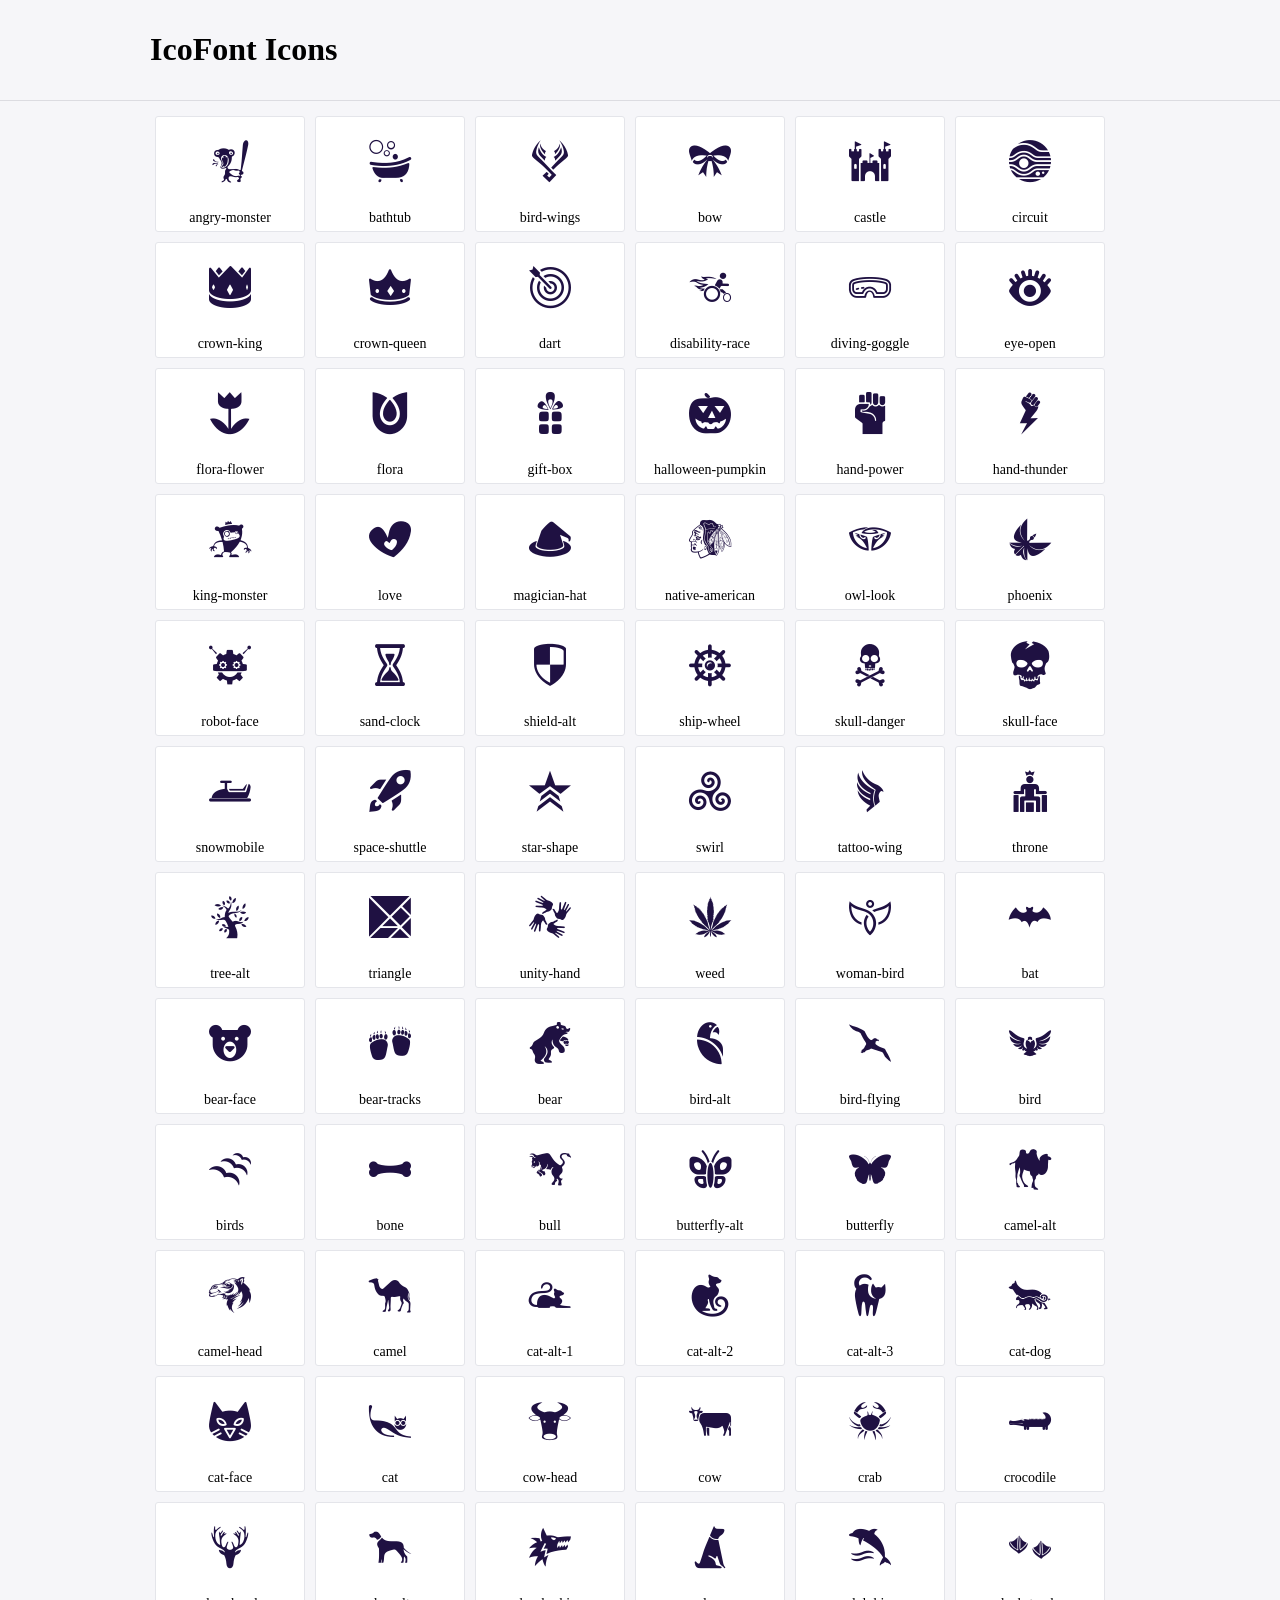
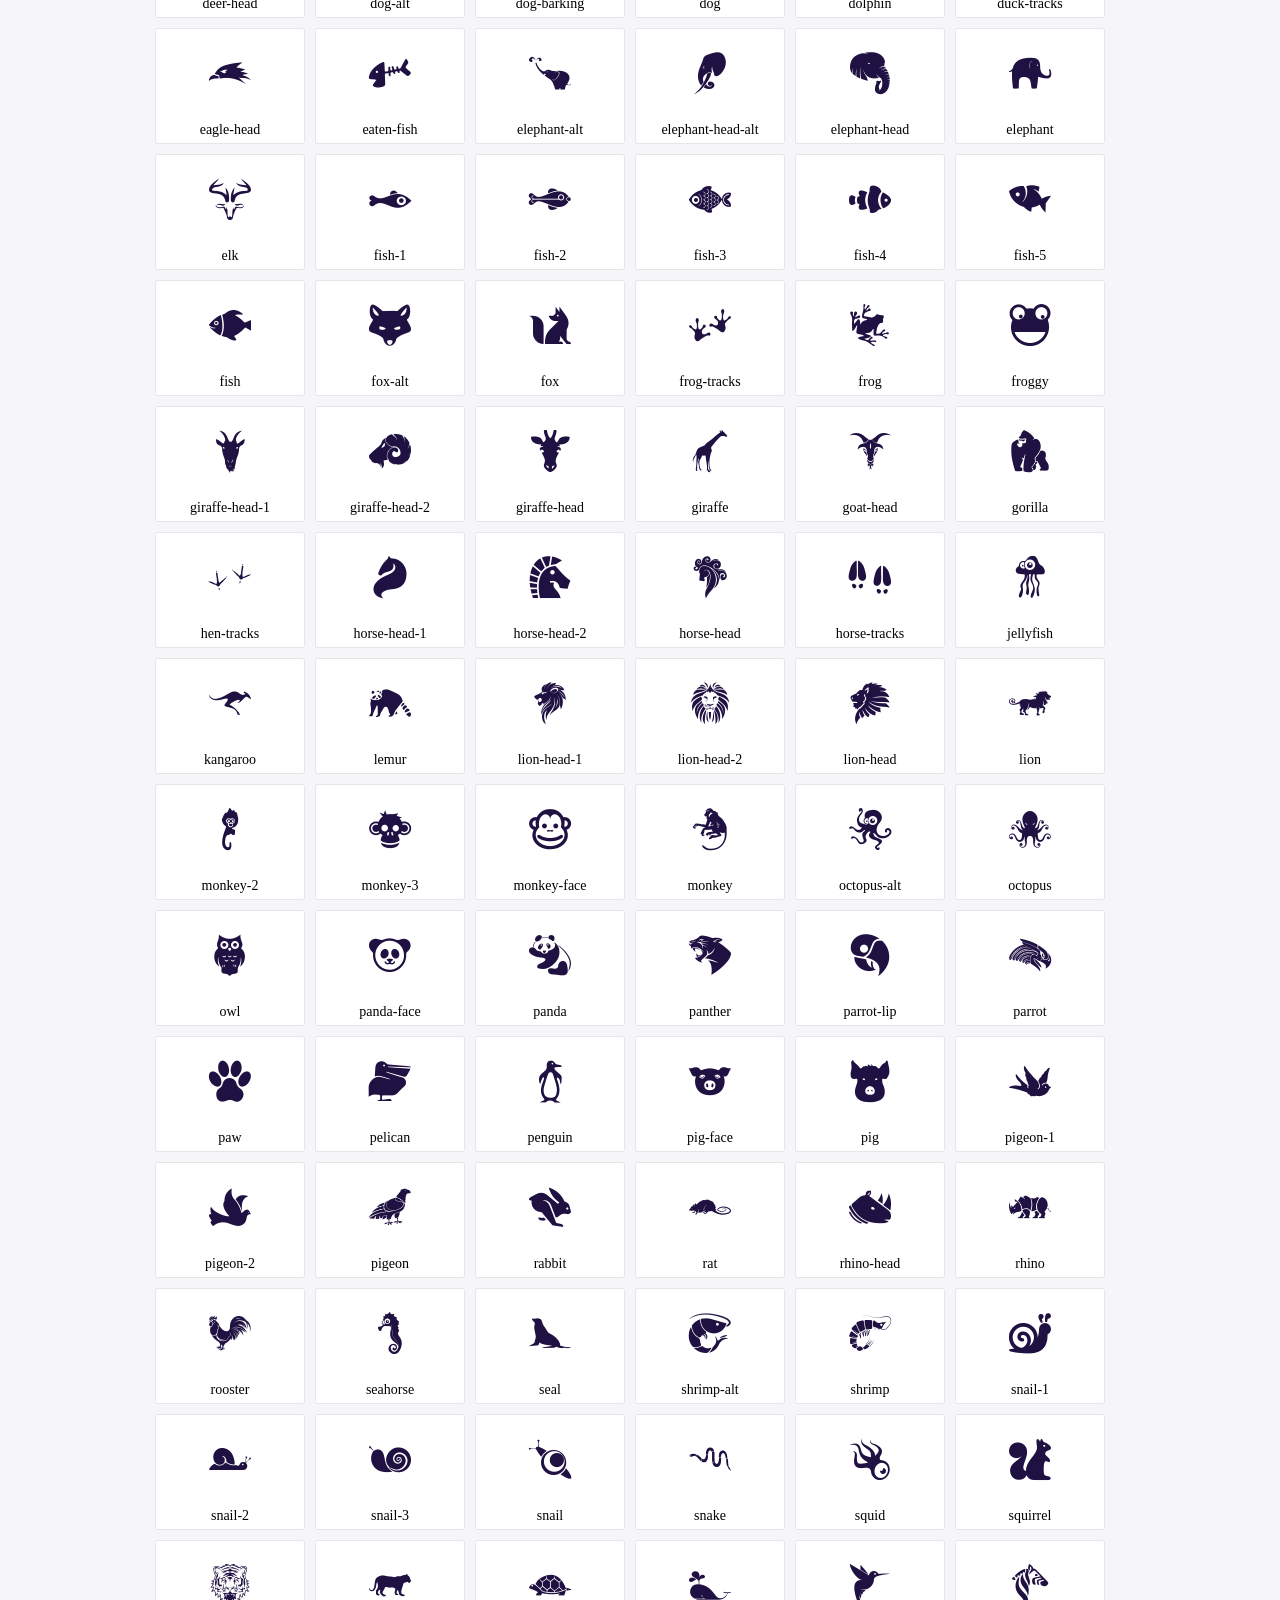
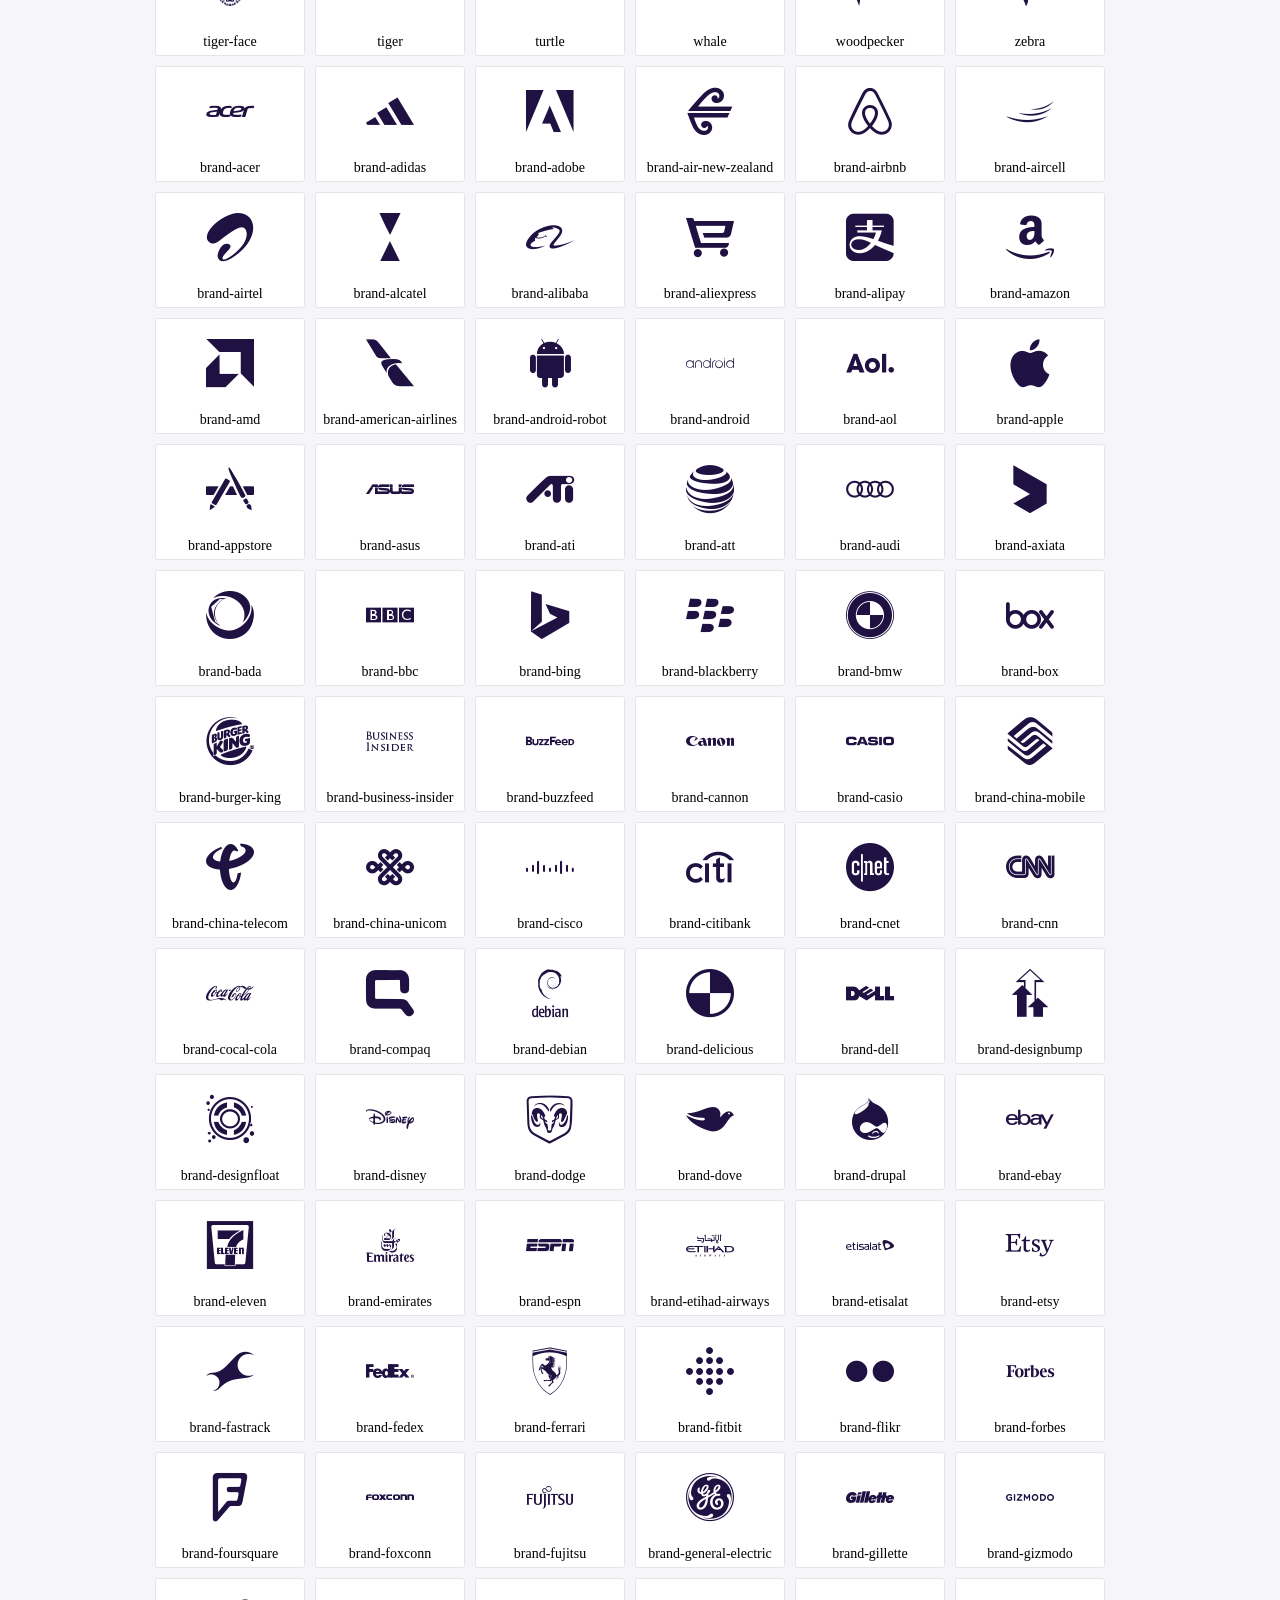
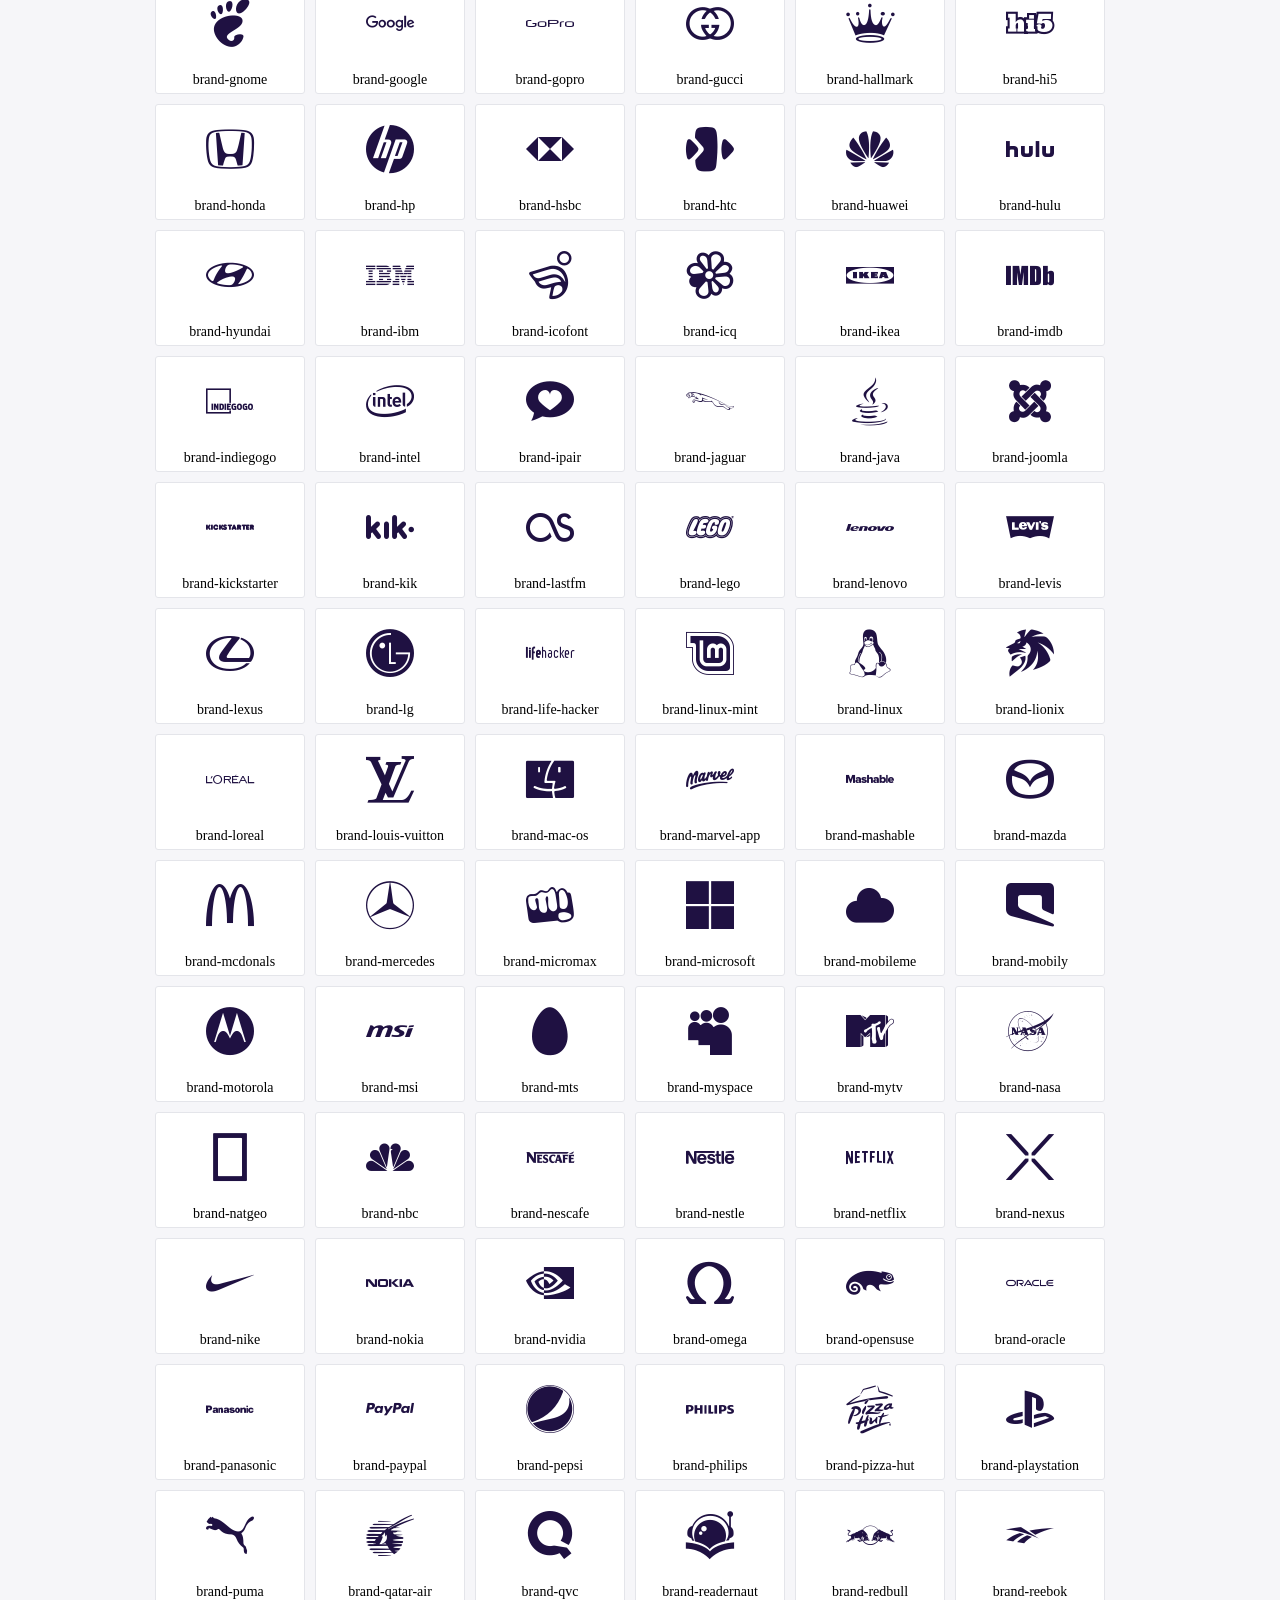
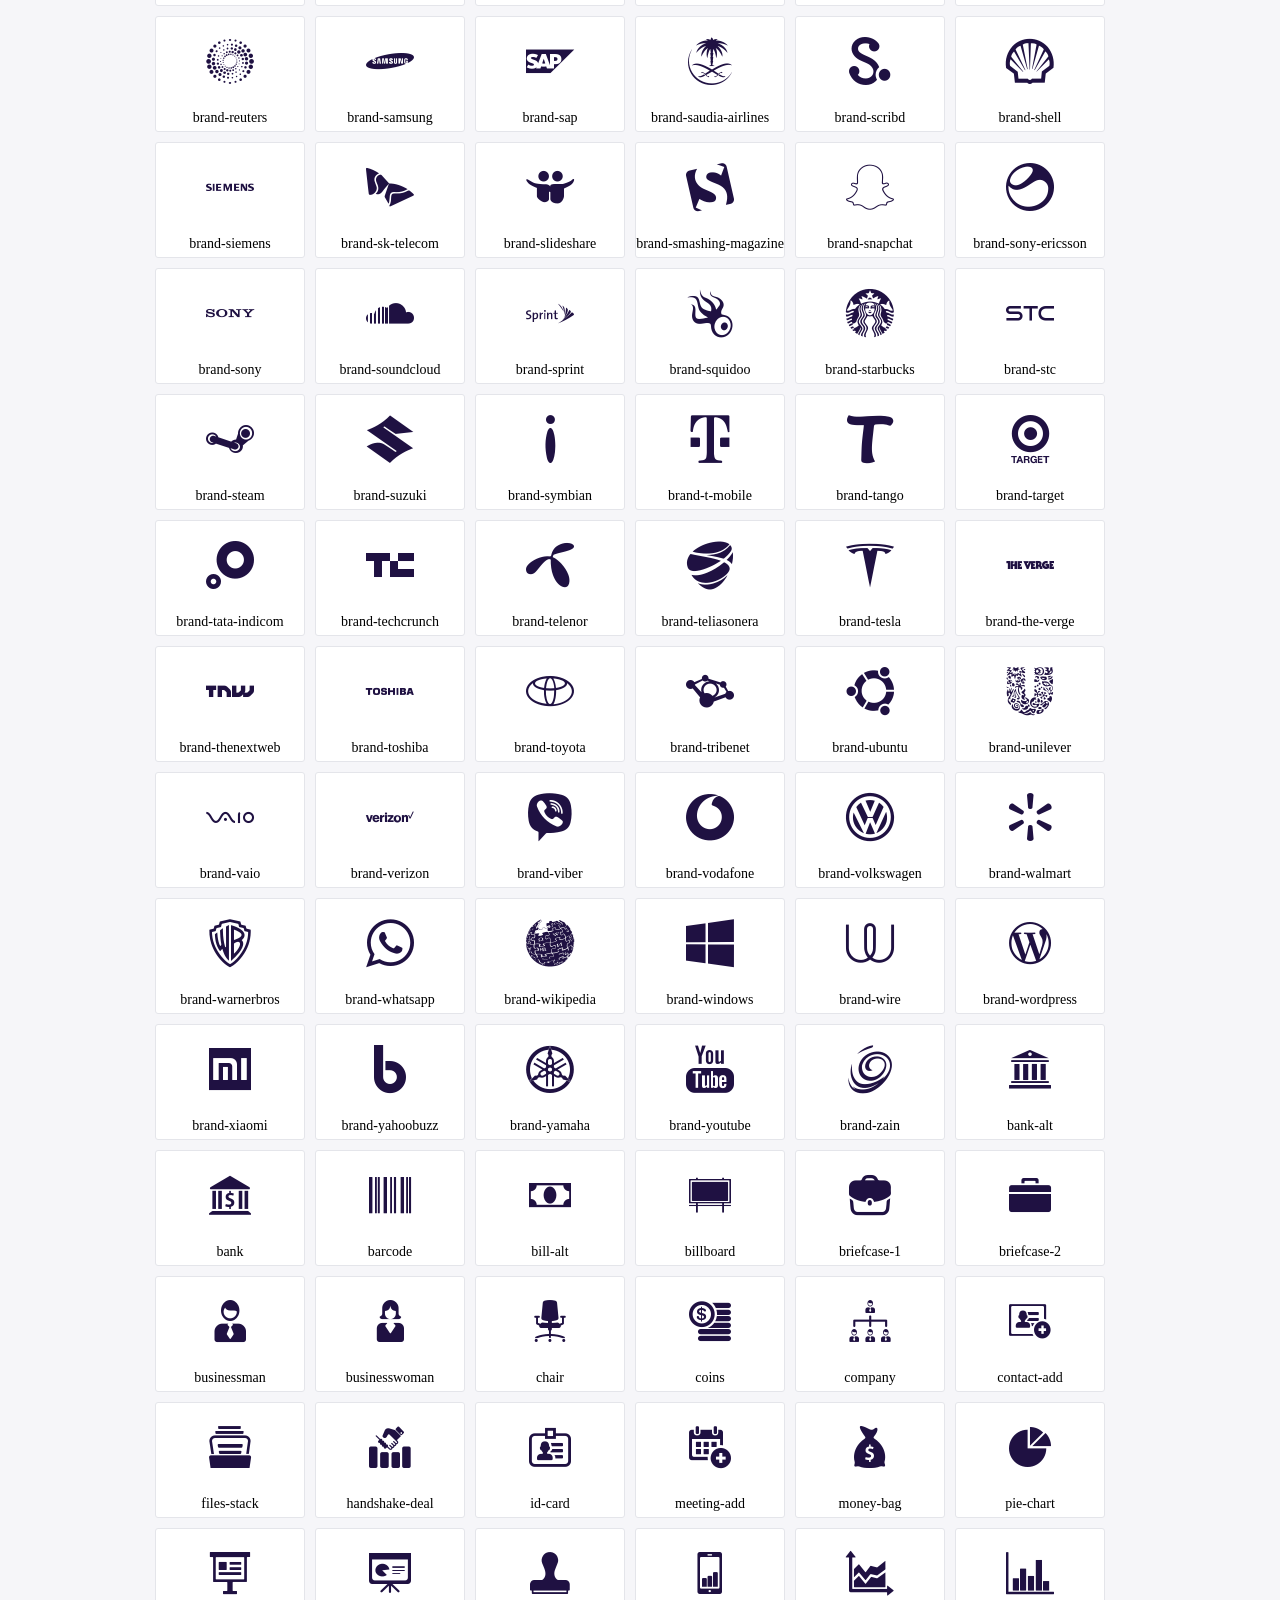
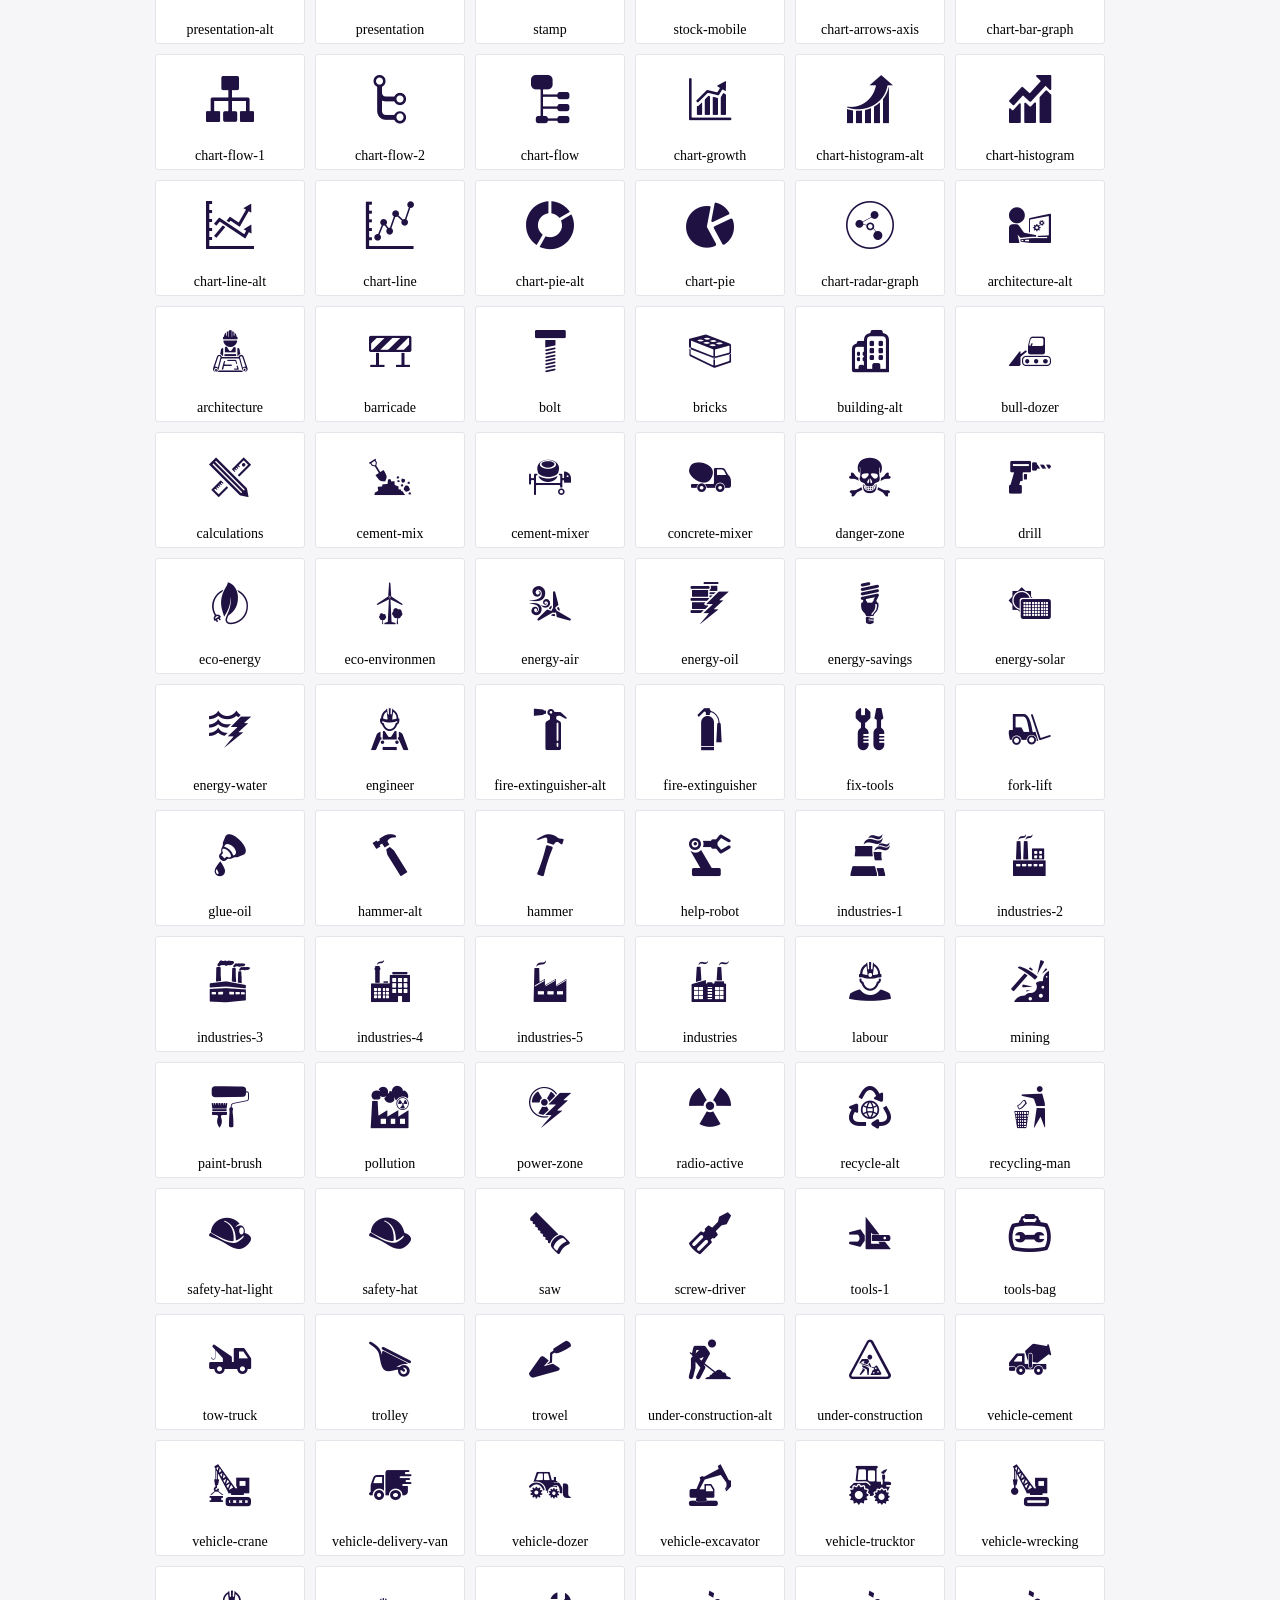
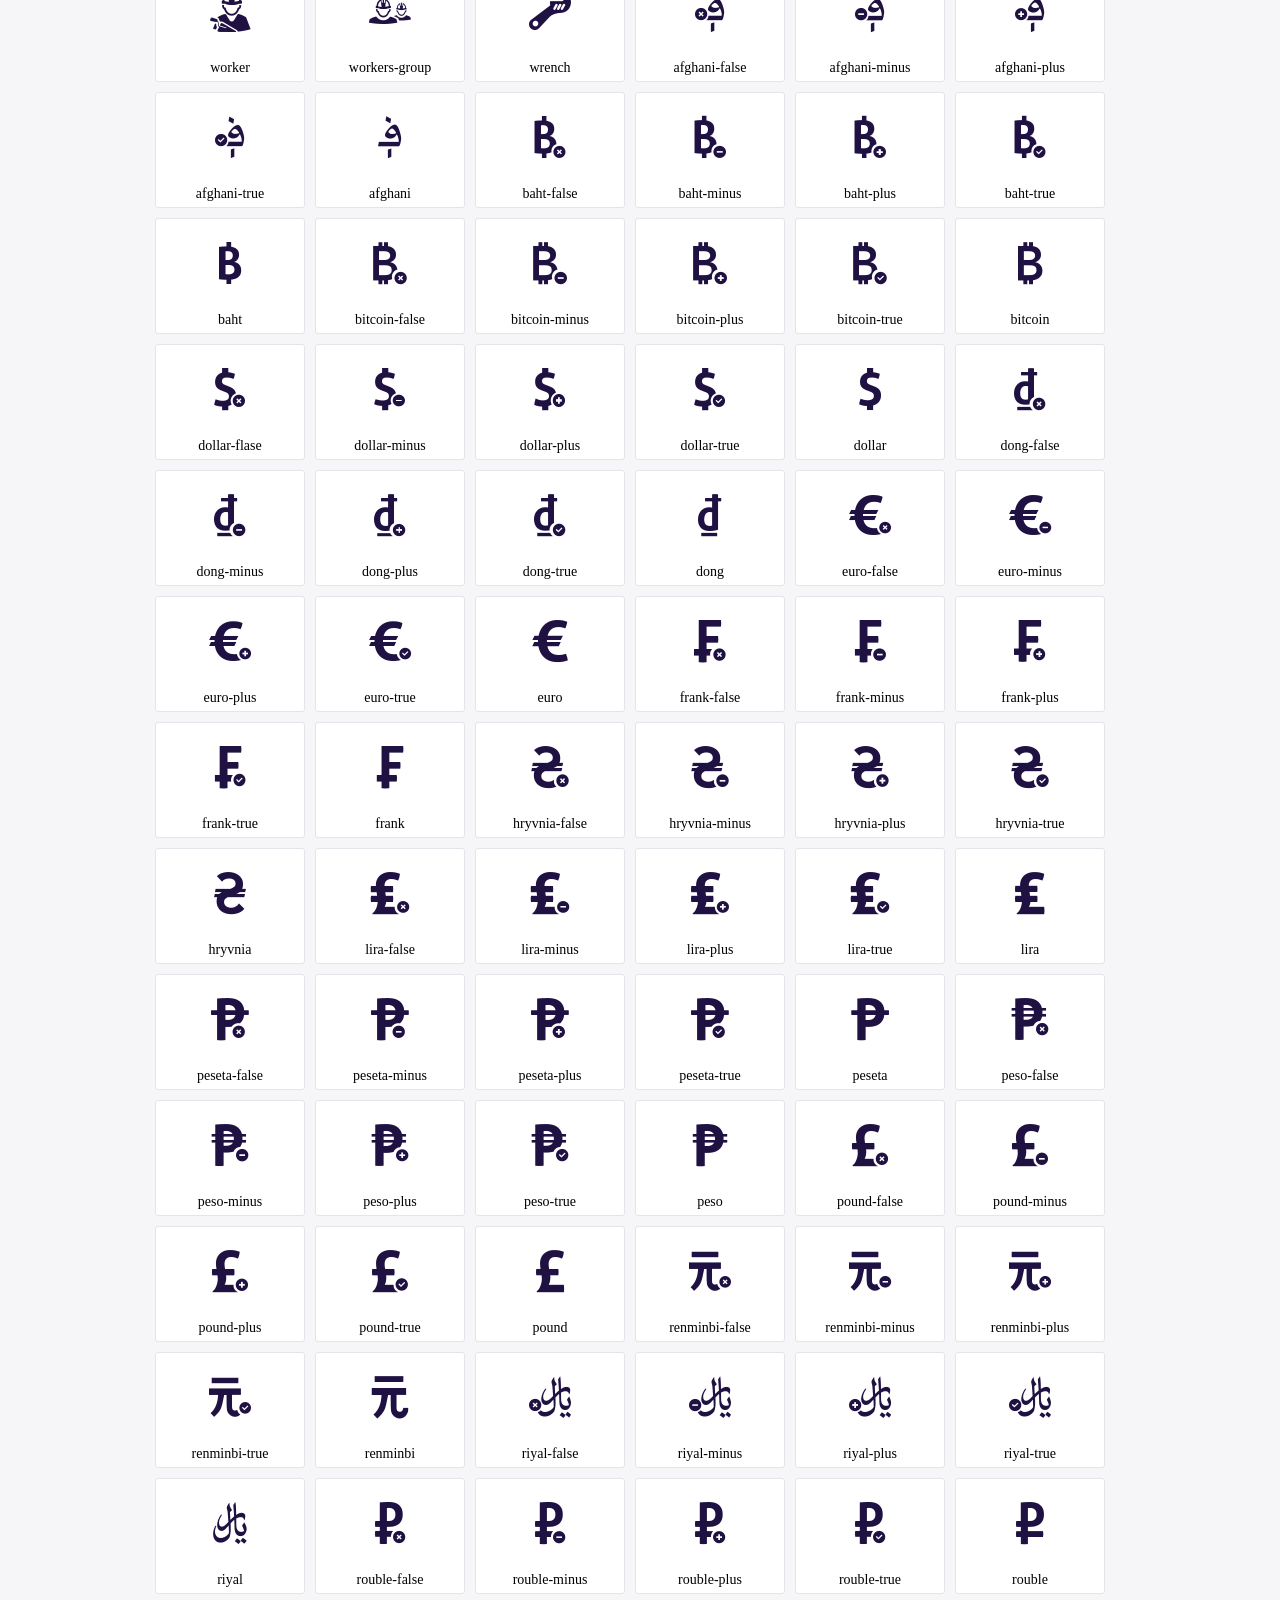
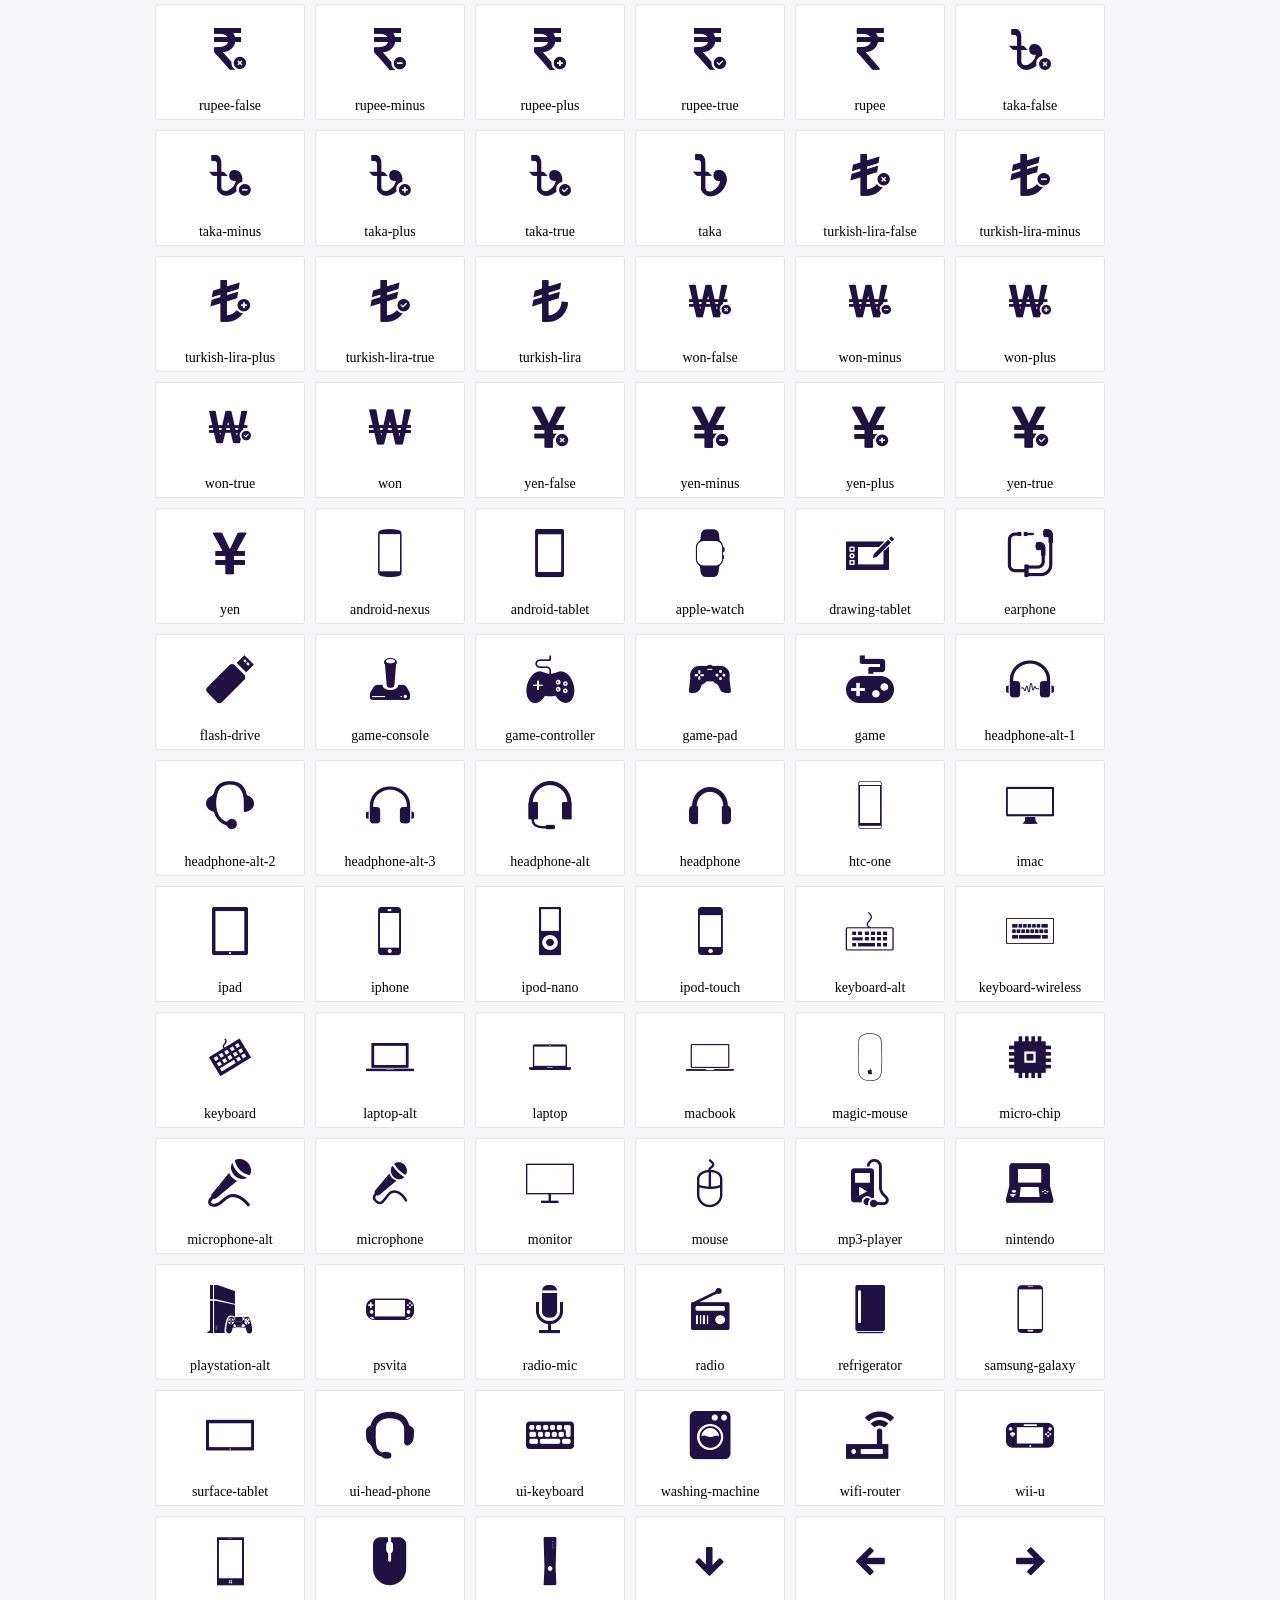
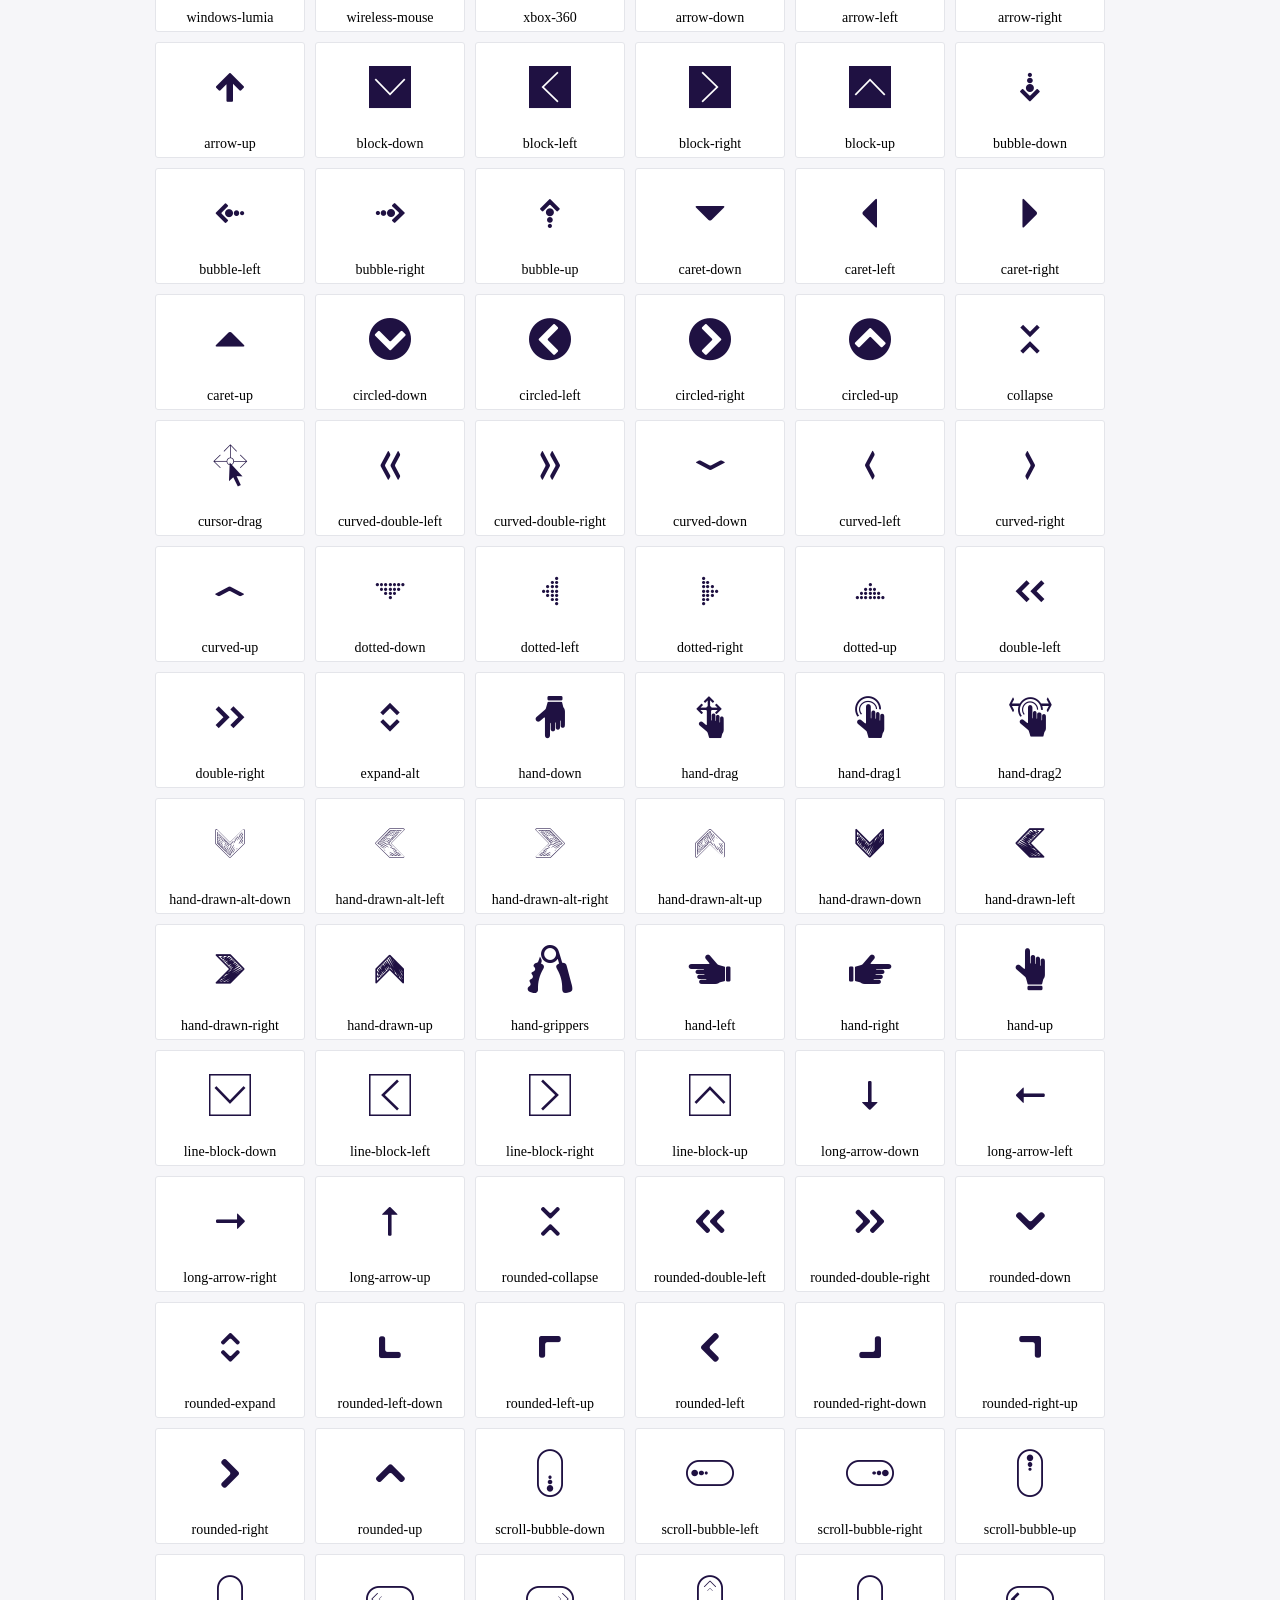
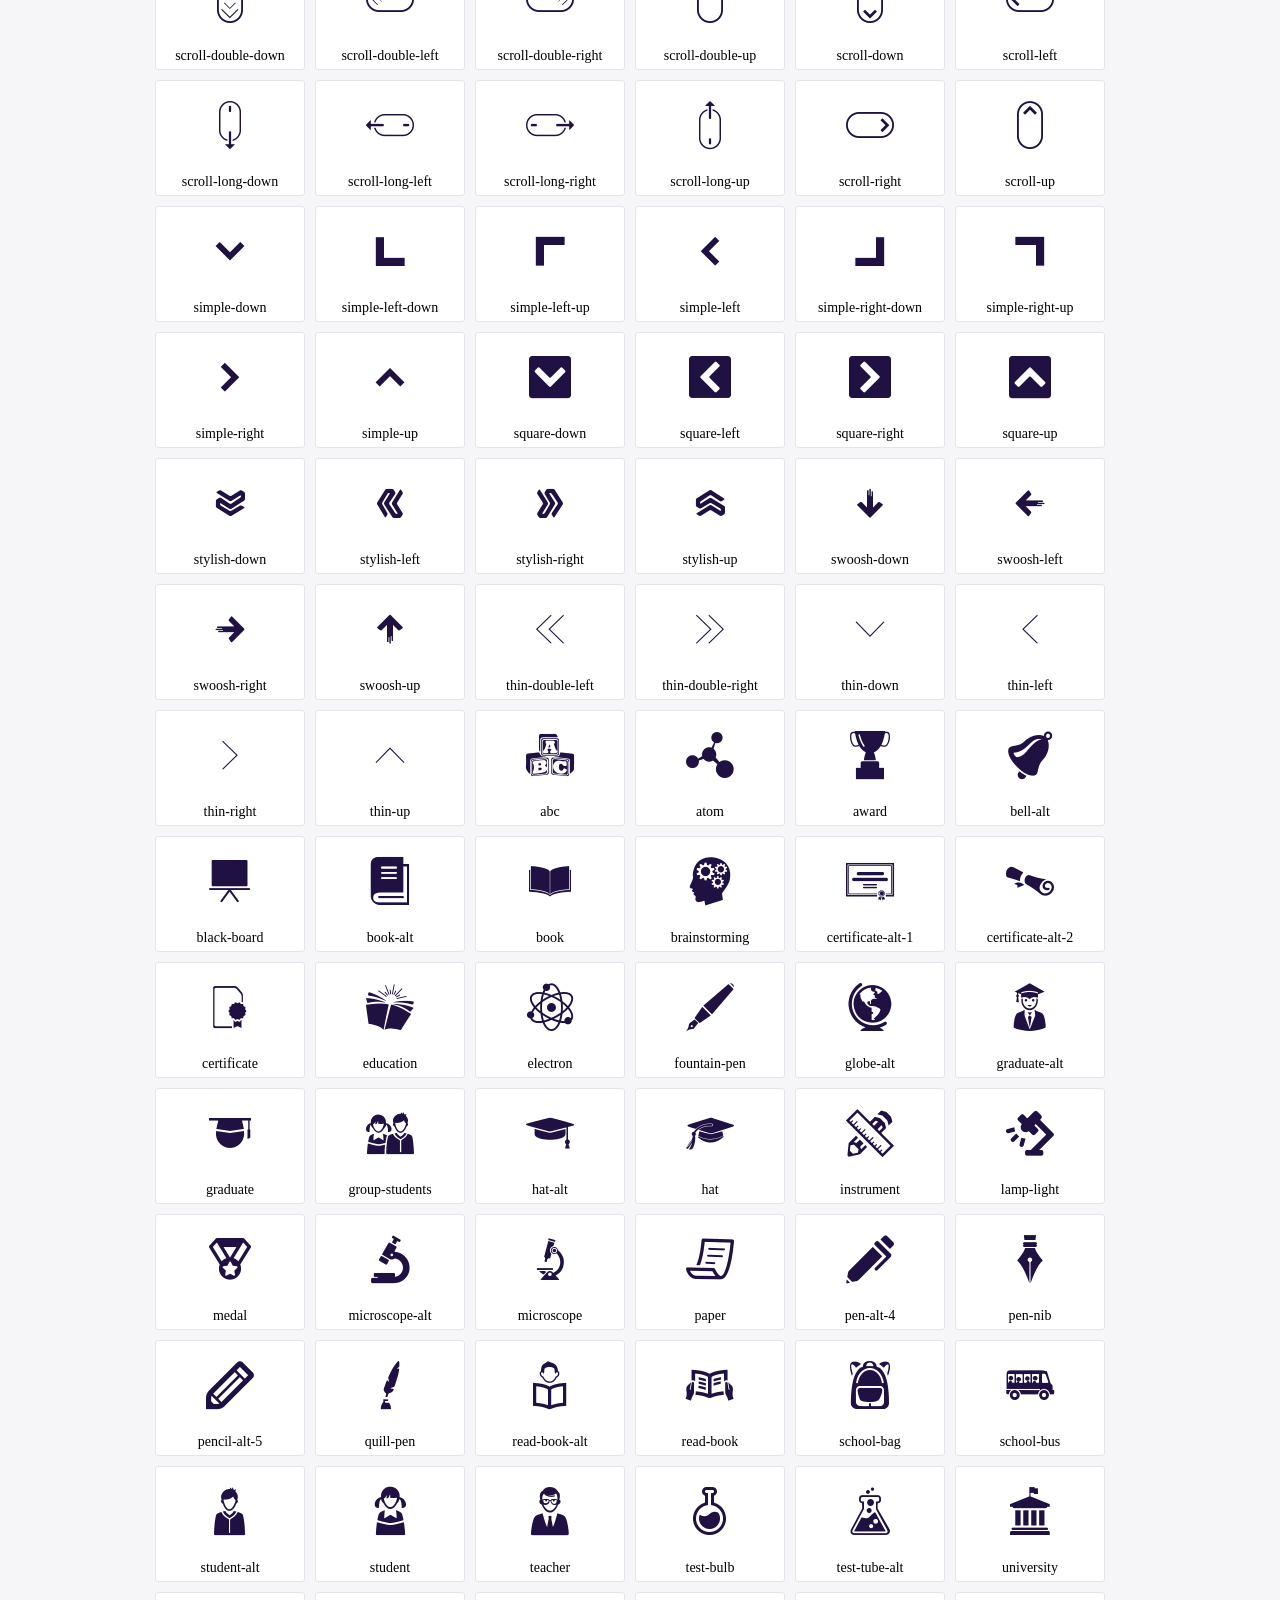
<file: fonts/icofont/demo.html>
<!DOCTYPE html>
	<html>
	<head>
		<meta charset="utf-8">
		<title>Examples | IcoFont</title>
		<link rel="stylesheet" type="text/css" href="./icofont.min.css">
		<style type="text/css">
			body {
				margin: 0;
				padding: 0;
				background: #F6F6F9;
			}
			.header {
				border-bottom: 1px solid #DCDCE1;
				padding: 10px 0;
				margin-bottom: 10px;
			}
			.container {
				width: 980px;
				margin: 0 auto;
			}
			.ico-title {
				font-size: 2em;
			}
			.iconlist {
				margin: 0;
				padding: 0;
				list-style: none;
				text-align: center;
				width: 100%;
				display: flex;
				flex-wrap: wrap;
				flex-direction: row;
			}
			.iconlist li {
				position: relative;
				margin: 5px;
				width: 150px;
				cursor: pointer;
			}
			.iconlist li .icon-holder {
				position: relative;
				text-align: center;
				border-radius: 3px;
				overflow: hidden;
				padding-bottom: 5px;
				background: #ffffff;
				border: 1px solid #E4E5EA;
				transition: all 0.2s linear 0s;
			}
			.iconlist li .icon-holder:hover {
				background: #00C3DA;
				color: #ffffff;
			}
			.iconlist li .icon-holder:hover .icon i {
				color: #ffffff;
			}
			.iconlist li .icon-holder .icon {
				padding: 20px;
				text-align: center;
			}
			.iconlist li .icon-holder .icon i {
				font-size: 3em;
				color: #1F1142;
			}
			.iconlist li .icon-holder span {
				font-size: 14px;
				display: block;
				margin-top: 5px;
				border-radius: 3px;
			}
		</style>
	</head>
	<body>
	<div class="header">
		<div class="container">
			<h1 class="ico-title"> IcoFont Icons </h1>
		</div>
	</div>
	<div class="container">
		<ul class="iconlist">
		
		<li>
			<div class="icon-holder">
				<div class="icon"> 
					<i class="icofont-angry-monster"></i>
				</div> 
				<span> angry-monster </span>
			</div>
		</li>
		
		<li>
			<div class="icon-holder">
				<div class="icon"> 
					<i class="icofont-bathtub"></i>
				</div> 
				<span> bathtub </span>
			</div>
		</li>
		
		<li>
			<div class="icon-holder">
				<div class="icon"> 
					<i class="icofont-bird-wings"></i>
				</div> 
				<span> bird-wings </span>
			</div>
		</li>
		
		<li>
			<div class="icon-holder">
				<div class="icon"> 
					<i class="icofont-bow"></i>
				</div> 
				<span> bow </span>
			</div>
		</li>
		
		<li>
			<div class="icon-holder">
				<div class="icon"> 
					<i class="icofont-castle"></i>
				</div> 
				<span> castle </span>
			</div>
		</li>
		
		<li>
			<div class="icon-holder">
				<div class="icon"> 
					<i class="icofont-circuit"></i>
				</div> 
				<span> circuit </span>
			</div>
		</li>
		
		<li>
			<div class="icon-holder">
				<div class="icon"> 
					<i class="icofont-crown-king"></i>
				</div> 
				<span> crown-king </span>
			</div>
		</li>
		
		<li>
			<div class="icon-holder">
				<div class="icon"> 
					<i class="icofont-crown-queen"></i>
				</div> 
				<span> crown-queen </span>
			</div>
		</li>
		
		<li>
			<div class="icon-holder">
				<div class="icon"> 
					<i class="icofont-dart"></i>
				</div> 
				<span> dart </span>
			</div>
		</li>
		
		<li>
			<div class="icon-holder">
				<div class="icon"> 
					<i class="icofont-disability-race"></i>
				</div> 
				<span> disability-race </span>
			</div>
		</li>
		
		<li>
			<div class="icon-holder">
				<div class="icon"> 
					<i class="icofont-diving-goggle"></i>
				</div> 
				<span> diving-goggle </span>
			</div>
		</li>
		
		<li>
			<div class="icon-holder">
				<div class="icon"> 
					<i class="icofont-eye-open"></i>
				</div> 
				<span> eye-open </span>
			</div>
		</li>
		
		<li>
			<div class="icon-holder">
				<div class="icon"> 
					<i class="icofont-flora-flower"></i>
				</div> 
				<span> flora-flower </span>
			</div>
		</li>
		
		<li>
			<div class="icon-holder">
				<div class="icon"> 
					<i class="icofont-flora"></i>
				</div> 
				<span> flora </span>
			</div>
		</li>
		
		<li>
			<div class="icon-holder">
				<div class="icon"> 
					<i class="icofont-gift-box"></i>
				</div> 
				<span> gift-box </span>
			</div>
		</li>
		
		<li>
			<div class="icon-holder">
				<div class="icon"> 
					<i class="icofont-halloween-pumpkin"></i>
				</div> 
				<span> halloween-pumpkin </span>
			</div>
		</li>
		
		<li>
			<div class="icon-holder">
				<div class="icon"> 
					<i class="icofont-hand-power"></i>
				</div> 
				<span> hand-power </span>
			</div>
		</li>
		
		<li>
			<div class="icon-holder">
				<div class="icon"> 
					<i class="icofont-hand-thunder"></i>
				</div> 
				<span> hand-thunder </span>
			</div>
		</li>
		
		<li>
			<div class="icon-holder">
				<div class="icon"> 
					<i class="icofont-king-monster"></i>
				</div> 
				<span> king-monster </span>
			</div>
		</li>
		
		<li>
			<div class="icon-holder">
				<div class="icon"> 
					<i class="icofont-love"></i>
				</div> 
				<span> love </span>
			</div>
		</li>
		
		<li>
			<div class="icon-holder">
				<div class="icon"> 
					<i class="icofont-magician-hat"></i>
				</div> 
				<span> magician-hat </span>
			</div>
		</li>
		
		<li>
			<div class="icon-holder">
				<div class="icon"> 
					<i class="icofont-native-american"></i>
				</div> 
				<span> native-american </span>
			</div>
		</li>
		
		<li>
			<div class="icon-holder">
				<div class="icon"> 
					<i class="icofont-owl-look"></i>
				</div> 
				<span> owl-look </span>
			</div>
		</li>
		
		<li>
			<div class="icon-holder">
				<div class="icon"> 
					<i class="icofont-phoenix"></i>
				</div> 
				<span> phoenix </span>
			</div>
		</li>
		
		<li>
			<div class="icon-holder">
				<div class="icon"> 
					<i class="icofont-robot-face"></i>
				</div> 
				<span> robot-face </span>
			</div>
		</li>
		
		<li>
			<div class="icon-holder">
				<div class="icon"> 
					<i class="icofont-sand-clock"></i>
				</div> 
				<span> sand-clock </span>
			</div>
		</li>
		
		<li>
			<div class="icon-holder">
				<div class="icon"> 
					<i class="icofont-shield-alt"></i>
				</div> 
				<span> shield-alt </span>
			</div>
		</li>
		
		<li>
			<div class="icon-holder">
				<div class="icon"> 
					<i class="icofont-ship-wheel"></i>
				</div> 
				<span> ship-wheel </span>
			</div>
		</li>
		
		<li>
			<div class="icon-holder">
				<div class="icon"> 
					<i class="icofont-skull-danger"></i>
				</div> 
				<span> skull-danger </span>
			</div>
		</li>
		
		<li>
			<div class="icon-holder">
				<div class="icon"> 
					<i class="icofont-skull-face"></i>
				</div> 
				<span> skull-face </span>
			</div>
		</li>
		
		<li>
			<div class="icon-holder">
				<div class="icon"> 
					<i class="icofont-snowmobile"></i>
				</div> 
				<span> snowmobile </span>
			</div>
		</li>
		
		<li>
			<div class="icon-holder">
				<div class="icon"> 
					<i class="icofont-space-shuttle"></i>
				</div> 
				<span> space-shuttle </span>
			</div>
		</li>
		
		<li>
			<div class="icon-holder">
				<div class="icon"> 
					<i class="icofont-star-shape"></i>
				</div> 
				<span> star-shape </span>
			</div>
		</li>
		
		<li>
			<div class="icon-holder">
				<div class="icon"> 
					<i class="icofont-swirl"></i>
				</div> 
				<span> swirl </span>
			</div>
		</li>
		
		<li>
			<div class="icon-holder">
				<div class="icon"> 
					<i class="icofont-tattoo-wing"></i>
				</div> 
				<span> tattoo-wing </span>
			</div>
		</li>
		
		<li>
			<div class="icon-holder">
				<div class="icon"> 
					<i class="icofont-throne"></i>
				</div> 
				<span> throne </span>
			</div>
		</li>
		
		<li>
			<div class="icon-holder">
				<div class="icon"> 
					<i class="icofont-tree-alt"></i>
				</div> 
				<span> tree-alt </span>
			</div>
		</li>
		
		<li>
			<div class="icon-holder">
				<div class="icon"> 
					<i class="icofont-triangle"></i>
				</div> 
				<span> triangle </span>
			</div>
		</li>
		
		<li>
			<div class="icon-holder">
				<div class="icon"> 
					<i class="icofont-unity-hand"></i>
				</div> 
				<span> unity-hand </span>
			</div>
		</li>
		
		<li>
			<div class="icon-holder">
				<div class="icon"> 
					<i class="icofont-weed"></i>
				</div> 
				<span> weed </span>
			</div>
		</li>
		
		<li>
			<div class="icon-holder">
				<div class="icon"> 
					<i class="icofont-woman-bird"></i>
				</div> 
				<span> woman-bird </span>
			</div>
		</li>
		
		<li>
			<div class="icon-holder">
				<div class="icon"> 
					<i class="icofont-bat"></i>
				</div> 
				<span> bat </span>
			</div>
		</li>
		
		<li>
			<div class="icon-holder">
				<div class="icon"> 
					<i class="icofont-bear-face"></i>
				</div> 
				<span> bear-face </span>
			</div>
		</li>
		
		<li>
			<div class="icon-holder">
				<div class="icon"> 
					<i class="icofont-bear-tracks"></i>
				</div> 
				<span> bear-tracks </span>
			</div>
		</li>
		
		<li>
			<div class="icon-holder">
				<div class="icon"> 
					<i class="icofont-bear"></i>
				</div> 
				<span> bear </span>
			</div>
		</li>
		
		<li>
			<div class="icon-holder">
				<div class="icon"> 
					<i class="icofont-bird-alt"></i>
				</div> 
				<span> bird-alt </span>
			</div>
		</li>
		
		<li>
			<div class="icon-holder">
				<div class="icon"> 
					<i class="icofont-bird-flying"></i>
				</div> 
				<span> bird-flying </span>
			</div>
		</li>
		
		<li>
			<div class="icon-holder">
				<div class="icon"> 
					<i class="icofont-bird"></i>
				</div> 
				<span> bird </span>
			</div>
		</li>
		
		<li>
			<div class="icon-holder">
				<div class="icon"> 
					<i class="icofont-birds"></i>
				</div> 
				<span> birds </span>
			</div>
		</li>
		
		<li>
			<div class="icon-holder">
				<div class="icon"> 
					<i class="icofont-bone"></i>
				</div> 
				<span> bone </span>
			</div>
		</li>
		
		<li>
			<div class="icon-holder">
				<div class="icon"> 
					<i class="icofont-bull"></i>
				</div> 
				<span> bull </span>
			</div>
		</li>
		
		<li>
			<div class="icon-holder">
				<div class="icon"> 
					<i class="icofont-butterfly-alt"></i>
				</div> 
				<span> butterfly-alt </span>
			</div>
		</li>
		
		<li>
			<div class="icon-holder">
				<div class="icon"> 
					<i class="icofont-butterfly"></i>
				</div> 
				<span> butterfly </span>
			</div>
		</li>
		
		<li>
			<div class="icon-holder">
				<div class="icon"> 
					<i class="icofont-camel-alt"></i>
				</div> 
				<span> camel-alt </span>
			</div>
		</li>
		
		<li>
			<div class="icon-holder">
				<div class="icon"> 
					<i class="icofont-camel-head"></i>
				</div> 
				<span> camel-head </span>
			</div>
		</li>
		
		<li>
			<div class="icon-holder">
				<div class="icon"> 
					<i class="icofont-camel"></i>
				</div> 
				<span> camel </span>
			</div>
		</li>
		
		<li>
			<div class="icon-holder">
				<div class="icon"> 
					<i class="icofont-cat-alt-1"></i>
				</div> 
				<span> cat-alt-1 </span>
			</div>
		</li>
		
		<li>
			<div class="icon-holder">
				<div class="icon"> 
					<i class="icofont-cat-alt-2"></i>
				</div> 
				<span> cat-alt-2 </span>
			</div>
		</li>
		
		<li>
			<div class="icon-holder">
				<div class="icon"> 
					<i class="icofont-cat-alt-3"></i>
				</div> 
				<span> cat-alt-3 </span>
			</div>
		</li>
		
		<li>
			<div class="icon-holder">
				<div class="icon"> 
					<i class="icofont-cat-dog"></i>
				</div> 
				<span> cat-dog </span>
			</div>
		</li>
		
		<li>
			<div class="icon-holder">
				<div class="icon"> 
					<i class="icofont-cat-face"></i>
				</div> 
				<span> cat-face </span>
			</div>
		</li>
		
		<li>
			<div class="icon-holder">
				<div class="icon"> 
					<i class="icofont-cat"></i>
				</div> 
				<span> cat </span>
			</div>
		</li>
		
		<li>
			<div class="icon-holder">
				<div class="icon"> 
					<i class="icofont-cow-head"></i>
				</div> 
				<span> cow-head </span>
			</div>
		</li>
		
		<li>
			<div class="icon-holder">
				<div class="icon"> 
					<i class="icofont-cow"></i>
				</div> 
				<span> cow </span>
			</div>
		</li>
		
		<li>
			<div class="icon-holder">
				<div class="icon"> 
					<i class="icofont-crab"></i>
				</div> 
				<span> crab </span>
			</div>
		</li>
		
		<li>
			<div class="icon-holder">
				<div class="icon"> 
					<i class="icofont-crocodile"></i>
				</div> 
				<span> crocodile </span>
			</div>
		</li>
		
		<li>
			<div class="icon-holder">
				<div class="icon"> 
					<i class="icofont-deer-head"></i>
				</div> 
				<span> deer-head </span>
			</div>
		</li>
		
		<li>
			<div class="icon-holder">
				<div class="icon"> 
					<i class="icofont-dog-alt"></i>
				</div> 
				<span> dog-alt </span>
			</div>
		</li>
		
		<li>
			<div class="icon-holder">
				<div class="icon"> 
					<i class="icofont-dog-barking"></i>
				</div> 
				<span> dog-barking </span>
			</div>
		</li>
		
		<li>
			<div class="icon-holder">
				<div class="icon"> 
					<i class="icofont-dog"></i>
				</div> 
				<span> dog </span>
			</div>
		</li>
		
		<li>
			<div class="icon-holder">
				<div class="icon"> 
					<i class="icofont-dolphin"></i>
				</div> 
				<span> dolphin </span>
			</div>
		</li>
		
		<li>
			<div class="icon-holder">
				<div class="icon"> 
					<i class="icofont-duck-tracks"></i>
				</div> 
				<span> duck-tracks </span>
			</div>
		</li>
		
		<li>
			<div class="icon-holder">
				<div class="icon"> 
					<i class="icofont-eagle-head"></i>
				</div> 
				<span> eagle-head </span>
			</div>
		</li>
		
		<li>
			<div class="icon-holder">
				<div class="icon"> 
					<i class="icofont-eaten-fish"></i>
				</div> 
				<span> eaten-fish </span>
			</div>
		</li>
		
		<li>
			<div class="icon-holder">
				<div class="icon"> 
					<i class="icofont-elephant-alt"></i>
				</div> 
				<span> elephant-alt </span>
			</div>
		</li>
		
		<li>
			<div class="icon-holder">
				<div class="icon"> 
					<i class="icofont-elephant-head-alt"></i>
				</div> 
				<span> elephant-head-alt </span>
			</div>
		</li>
		
		<li>
			<div class="icon-holder">
				<div class="icon"> 
					<i class="icofont-elephant-head"></i>
				</div> 
				<span> elephant-head </span>
			</div>
		</li>
		
		<li>
			<div class="icon-holder">
				<div class="icon"> 
					<i class="icofont-elephant"></i>
				</div> 
				<span> elephant </span>
			</div>
		</li>
		
		<li>
			<div class="icon-holder">
				<div class="icon"> 
					<i class="icofont-elk"></i>
				</div> 
				<span> elk </span>
			</div>
		</li>
		
		<li>
			<div class="icon-holder">
				<div class="icon"> 
					<i class="icofont-fish-1"></i>
				</div> 
				<span> fish-1 </span>
			</div>
		</li>
		
		<li>
			<div class="icon-holder">
				<div class="icon"> 
					<i class="icofont-fish-2"></i>
				</div> 
				<span> fish-2 </span>
			</div>
		</li>
		
		<li>
			<div class="icon-holder">
				<div class="icon"> 
					<i class="icofont-fish-3"></i>
				</div> 
				<span> fish-3 </span>
			</div>
		</li>
		
		<li>
			<div class="icon-holder">
				<div class="icon"> 
					<i class="icofont-fish-4"></i>
				</div> 
				<span> fish-4 </span>
			</div>
		</li>
		
		<li>
			<div class="icon-holder">
				<div class="icon"> 
					<i class="icofont-fish-5"></i>
				</div> 
				<span> fish-5 </span>
			</div>
		</li>
		
		<li>
			<div class="icon-holder">
				<div class="icon"> 
					<i class="icofont-fish"></i>
				</div> 
				<span> fish </span>
			</div>
		</li>
		
		<li>
			<div class="icon-holder">
				<div class="icon"> 
					<i class="icofont-fox-alt"></i>
				</div> 
				<span> fox-alt </span>
			</div>
		</li>
		
		<li>
			<div class="icon-holder">
				<div class="icon"> 
					<i class="icofont-fox"></i>
				</div> 
				<span> fox </span>
			</div>
		</li>
		
		<li>
			<div class="icon-holder">
				<div class="icon"> 
					<i class="icofont-frog-tracks"></i>
				</div> 
				<span> frog-tracks </span>
			</div>
		</li>
		
		<li>
			<div class="icon-holder">
				<div class="icon"> 
					<i class="icofont-frog"></i>
				</div> 
				<span> frog </span>
			</div>
		</li>
		
		<li>
			<div class="icon-holder">
				<div class="icon"> 
					<i class="icofont-froggy"></i>
				</div> 
				<span> froggy </span>
			</div>
		</li>
		
		<li>
			<div class="icon-holder">
				<div class="icon"> 
					<i class="icofont-giraffe-head-1"></i>
				</div> 
				<span> giraffe-head-1 </span>
			</div>
		</li>
		
		<li>
			<div class="icon-holder">
				<div class="icon"> 
					<i class="icofont-giraffe-head-2"></i>
				</div> 
				<span> giraffe-head-2 </span>
			</div>
		</li>
		
		<li>
			<div class="icon-holder">
				<div class="icon"> 
					<i class="icofont-giraffe-head"></i>
				</div> 
				<span> giraffe-head </span>
			</div>
		</li>
		
		<li>
			<div class="icon-holder">
				<div class="icon"> 
					<i class="icofont-giraffe"></i>
				</div> 
				<span> giraffe </span>
			</div>
		</li>
		
		<li>
			<div class="icon-holder">
				<div class="icon"> 
					<i class="icofont-goat-head"></i>
				</div> 
				<span> goat-head </span>
			</div>
		</li>
		
		<li>
			<div class="icon-holder">
				<div class="icon"> 
					<i class="icofont-gorilla"></i>
				</div> 
				<span> gorilla </span>
			</div>
		</li>
		
		<li>
			<div class="icon-holder">
				<div class="icon"> 
					<i class="icofont-hen-tracks"></i>
				</div> 
				<span> hen-tracks </span>
			</div>
		</li>
		
		<li>
			<div class="icon-holder">
				<div class="icon"> 
					<i class="icofont-horse-head-1"></i>
				</div> 
				<span> horse-head-1 </span>
			</div>
		</li>
		
		<li>
			<div class="icon-holder">
				<div class="icon"> 
					<i class="icofont-horse-head-2"></i>
				</div> 
				<span> horse-head-2 </span>
			</div>
		</li>
		
		<li>
			<div class="icon-holder">
				<div class="icon"> 
					<i class="icofont-horse-head"></i>
				</div> 
				<span> horse-head </span>
			</div>
		</li>
		
		<li>
			<div class="icon-holder">
				<div class="icon"> 
					<i class="icofont-horse-tracks"></i>
				</div> 
				<span> horse-tracks </span>
			</div>
		</li>
		
		<li>
			<div class="icon-holder">
				<div class="icon"> 
					<i class="icofont-jellyfish"></i>
				</div> 
				<span> jellyfish </span>
			</div>
		</li>
		
		<li>
			<div class="icon-holder">
				<div class="icon"> 
					<i class="icofont-kangaroo"></i>
				</div> 
				<span> kangaroo </span>
			</div>
		</li>
		
		<li>
			<div class="icon-holder">
				<div class="icon"> 
					<i class="icofont-lemur"></i>
				</div> 
				<span> lemur </span>
			</div>
		</li>
		
		<li>
			<div class="icon-holder">
				<div class="icon"> 
					<i class="icofont-lion-head-1"></i>
				</div> 
				<span> lion-head-1 </span>
			</div>
		</li>
		
		<li>
			<div class="icon-holder">
				<div class="icon"> 
					<i class="icofont-lion-head-2"></i>
				</div> 
				<span> lion-head-2 </span>
			</div>
		</li>
		
		<li>
			<div class="icon-holder">
				<div class="icon"> 
					<i class="icofont-lion-head"></i>
				</div> 
				<span> lion-head </span>
			</div>
		</li>
		
		<li>
			<div class="icon-holder">
				<div class="icon"> 
					<i class="icofont-lion"></i>
				</div> 
				<span> lion </span>
			</div>
		</li>
		
		<li>
			<div class="icon-holder">
				<div class="icon"> 
					<i class="icofont-monkey-2"></i>
				</div> 
				<span> monkey-2 </span>
			</div>
		</li>
		
		<li>
			<div class="icon-holder">
				<div class="icon"> 
					<i class="icofont-monkey-3"></i>
				</div> 
				<span> monkey-3 </span>
			</div>
		</li>
		
		<li>
			<div class="icon-holder">
				<div class="icon"> 
					<i class="icofont-monkey-face"></i>
				</div> 
				<span> monkey-face </span>
			</div>
		</li>
		
		<li>
			<div class="icon-holder">
				<div class="icon"> 
					<i class="icofont-monkey"></i>
				</div> 
				<span> monkey </span>
			</div>
		</li>
		
		<li>
			<div class="icon-holder">
				<div class="icon"> 
					<i class="icofont-octopus-alt"></i>
				</div> 
				<span> octopus-alt </span>
			</div>
		</li>
		
		<li>
			<div class="icon-holder">
				<div class="icon"> 
					<i class="icofont-octopus"></i>
				</div> 
				<span> octopus </span>
			</div>
		</li>
		
		<li>
			<div class="icon-holder">
				<div class="icon"> 
					<i class="icofont-owl"></i>
				</div> 
				<span> owl </span>
			</div>
		</li>
		
		<li>
			<div class="icon-holder">
				<div class="icon"> 
					<i class="icofont-panda-face"></i>
				</div> 
				<span> panda-face </span>
			</div>
		</li>
		
		<li>
			<div class="icon-holder">
				<div class="icon"> 
					<i class="icofont-panda"></i>
				</div> 
				<span> panda </span>
			</div>
		</li>
		
		<li>
			<div class="icon-holder">
				<div class="icon"> 
					<i class="icofont-panther"></i>
				</div> 
				<span> panther </span>
			</div>
		</li>
		
		<li>
			<div class="icon-holder">
				<div class="icon"> 
					<i class="icofont-parrot-lip"></i>
				</div> 
				<span> parrot-lip </span>
			</div>
		</li>
		
		<li>
			<div class="icon-holder">
				<div class="icon"> 
					<i class="icofont-parrot"></i>
				</div> 
				<span> parrot </span>
			</div>
		</li>
		
		<li>
			<div class="icon-holder">
				<div class="icon"> 
					<i class="icofont-paw"></i>
				</div> 
				<span> paw </span>
			</div>
		</li>
		
		<li>
			<div class="icon-holder">
				<div class="icon"> 
					<i class="icofont-pelican"></i>
				</div> 
				<span> pelican </span>
			</div>
		</li>
		
		<li>
			<div class="icon-holder">
				<div class="icon"> 
					<i class="icofont-penguin"></i>
				</div> 
				<span> penguin </span>
			</div>
		</li>
		
		<li>
			<div class="icon-holder">
				<div class="icon"> 
					<i class="icofont-pig-face"></i>
				</div> 
				<span> pig-face </span>
			</div>
		</li>
		
		<li>
			<div class="icon-holder">
				<div class="icon"> 
					<i class="icofont-pig"></i>
				</div> 
				<span> pig </span>
			</div>
		</li>
		
		<li>
			<div class="icon-holder">
				<div class="icon"> 
					<i class="icofont-pigeon-1"></i>
				</div> 
				<span> pigeon-1 </span>
			</div>
		</li>
		
		<li>
			<div class="icon-holder">
				<div class="icon"> 
					<i class="icofont-pigeon-2"></i>
				</div> 
				<span> pigeon-2 </span>
			</div>
		</li>
		
		<li>
			<div class="icon-holder">
				<div class="icon"> 
					<i class="icofont-pigeon"></i>
				</div> 
				<span> pigeon </span>
			</div>
		</li>
		
		<li>
			<div class="icon-holder">
				<div class="icon"> 
					<i class="icofont-rabbit"></i>
				</div> 
				<span> rabbit </span>
			</div>
		</li>
		
		<li>
			<div class="icon-holder">
				<div class="icon"> 
					<i class="icofont-rat"></i>
				</div> 
				<span> rat </span>
			</div>
		</li>
		
		<li>
			<div class="icon-holder">
				<div class="icon"> 
					<i class="icofont-rhino-head"></i>
				</div> 
				<span> rhino-head </span>
			</div>
		</li>
		
		<li>
			<div class="icon-holder">
				<div class="icon"> 
					<i class="icofont-rhino"></i>
				</div> 
				<span> rhino </span>
			</div>
		</li>
		
		<li>
			<div class="icon-holder">
				<div class="icon"> 
					<i class="icofont-rooster"></i>
				</div> 
				<span> rooster </span>
			</div>
		</li>
		
		<li>
			<div class="icon-holder">
				<div class="icon"> 
					<i class="icofont-seahorse"></i>
				</div> 
				<span> seahorse </span>
			</div>
		</li>
		
		<li>
			<div class="icon-holder">
				<div class="icon"> 
					<i class="icofont-seal"></i>
				</div> 
				<span> seal </span>
			</div>
		</li>
		
		<li>
			<div class="icon-holder">
				<div class="icon"> 
					<i class="icofont-shrimp-alt"></i>
				</div> 
				<span> shrimp-alt </span>
			</div>
		</li>
		
		<li>
			<div class="icon-holder">
				<div class="icon"> 
					<i class="icofont-shrimp"></i>
				</div> 
				<span> shrimp </span>
			</div>
		</li>
		
		<li>
			<div class="icon-holder">
				<div class="icon"> 
					<i class="icofont-snail-1"></i>
				</div> 
				<span> snail-1 </span>
			</div>
		</li>
		
		<li>
			<div class="icon-holder">
				<div class="icon"> 
					<i class="icofont-snail-2"></i>
				</div> 
				<span> snail-2 </span>
			</div>
		</li>
		
		<li>
			<div class="icon-holder">
				<div class="icon"> 
					<i class="icofont-snail-3"></i>
				</div> 
				<span> snail-3 </span>
			</div>
		</li>
		
		<li>
			<div class="icon-holder">
				<div class="icon"> 
					<i class="icofont-snail"></i>
				</div> 
				<span> snail </span>
			</div>
		</li>
		
		<li>
			<div class="icon-holder">
				<div class="icon"> 
					<i class="icofont-snake"></i>
				</div> 
				<span> snake </span>
			</div>
		</li>
		
		<li>
			<div class="icon-holder">
				<div class="icon"> 
					<i class="icofont-squid"></i>
				</div> 
				<span> squid </span>
			</div>
		</li>
		
		<li>
			<div class="icon-holder">
				<div class="icon"> 
					<i class="icofont-squirrel"></i>
				</div> 
				<span> squirrel </span>
			</div>
		</li>
		
		<li>
			<div class="icon-holder">
				<div class="icon"> 
					<i class="icofont-tiger-face"></i>
				</div> 
				<span> tiger-face </span>
			</div>
		</li>
		
		<li>
			<div class="icon-holder">
				<div class="icon"> 
					<i class="icofont-tiger"></i>
				</div> 
				<span> tiger </span>
			</div>
		</li>
		
		<li>
			<div class="icon-holder">
				<div class="icon"> 
					<i class="icofont-turtle"></i>
				</div> 
				<span> turtle </span>
			</div>
		</li>
		
		<li>
			<div class="icon-holder">
				<div class="icon"> 
					<i class="icofont-whale"></i>
				</div> 
				<span> whale </span>
			</div>
		</li>
		
		<li>
			<div class="icon-holder">
				<div class="icon"> 
					<i class="icofont-woodpecker"></i>
				</div> 
				<span> woodpecker </span>
			</div>
		</li>
		
		<li>
			<div class="icon-holder">
				<div class="icon"> 
					<i class="icofont-zebra"></i>
				</div> 
				<span> zebra </span>
			</div>
		</li>
		
		<li>
			<div class="icon-holder">
				<div class="icon"> 
					<i class="icofont-brand-acer"></i>
				</div> 
				<span> brand-acer </span>
			</div>
		</li>
		
		<li>
			<div class="icon-holder">
				<div class="icon"> 
					<i class="icofont-brand-adidas"></i>
				</div> 
				<span> brand-adidas </span>
			</div>
		</li>
		
		<li>
			<div class="icon-holder">
				<div class="icon"> 
					<i class="icofont-brand-adobe"></i>
				</div> 
				<span> brand-adobe </span>
			</div>
		</li>
		
		<li>
			<div class="icon-holder">
				<div class="icon"> 
					<i class="icofont-brand-air-new-zealand"></i>
				</div> 
				<span> brand-air-new-zealand </span>
			</div>
		</li>
		
		<li>
			<div class="icon-holder">
				<div class="icon"> 
					<i class="icofont-brand-airbnb"></i>
				</div> 
				<span> brand-airbnb </span>
			</div>
		</li>
		
		<li>
			<div class="icon-holder">
				<div class="icon"> 
					<i class="icofont-brand-aircell"></i>
				</div> 
				<span> brand-aircell </span>
			</div>
		</li>
		
		<li>
			<div class="icon-holder">
				<div class="icon"> 
					<i class="icofont-brand-airtel"></i>
				</div> 
				<span> brand-airtel </span>
			</div>
		</li>
		
		<li>
			<div class="icon-holder">
				<div class="icon"> 
					<i class="icofont-brand-alcatel"></i>
				</div> 
				<span> brand-alcatel </span>
			</div>
		</li>
		
		<li>
			<div class="icon-holder">
				<div class="icon"> 
					<i class="icofont-brand-alibaba"></i>
				</div> 
				<span> brand-alibaba </span>
			</div>
		</li>
		
		<li>
			<div class="icon-holder">
				<div class="icon"> 
					<i class="icofont-brand-aliexpress"></i>
				</div> 
				<span> brand-aliexpress </span>
			</div>
		</li>
		
		<li>
			<div class="icon-holder">
				<div class="icon"> 
					<i class="icofont-brand-alipay"></i>
				</div> 
				<span> brand-alipay </span>
			</div>
		</li>
		
		<li>
			<div class="icon-holder">
				<div class="icon"> 
					<i class="icofont-brand-amazon"></i>
				</div> 
				<span> brand-amazon </span>
			</div>
		</li>
		
		<li>
			<div class="icon-holder">
				<div class="icon"> 
					<i class="icofont-brand-amd"></i>
				</div> 
				<span> brand-amd </span>
			</div>
		</li>
		
		<li>
			<div class="icon-holder">
				<div class="icon"> 
					<i class="icofont-brand-american-airlines"></i>
				</div> 
				<span> brand-american-airlines </span>
			</div>
		</li>
		
		<li>
			<div class="icon-holder">
				<div class="icon"> 
					<i class="icofont-brand-android-robot"></i>
				</div> 
				<span> brand-android-robot </span>
			</div>
		</li>
		
		<li>
			<div class="icon-holder">
				<div class="icon"> 
					<i class="icofont-brand-android"></i>
				</div> 
				<span> brand-android </span>
			</div>
		</li>
		
		<li>
			<div class="icon-holder">
				<div class="icon"> 
					<i class="icofont-brand-aol"></i>
				</div> 
				<span> brand-aol </span>
			</div>
		</li>
		
		<li>
			<div class="icon-holder">
				<div class="icon"> 
					<i class="icofont-brand-apple"></i>
				</div> 
				<span> brand-apple </span>
			</div>
		</li>
		
		<li>
			<div class="icon-holder">
				<div class="icon"> 
					<i class="icofont-brand-appstore"></i>
				</div> 
				<span> brand-appstore </span>
			</div>
		</li>
		
		<li>
			<div class="icon-holder">
				<div class="icon"> 
					<i class="icofont-brand-asus"></i>
				</div> 
				<span> brand-asus </span>
			</div>
		</li>
		
		<li>
			<div class="icon-holder">
				<div class="icon"> 
					<i class="icofont-brand-ati"></i>
				</div> 
				<span> brand-ati </span>
			</div>
		</li>
		
		<li>
			<div class="icon-holder">
				<div class="icon"> 
					<i class="icofont-brand-att"></i>
				</div> 
				<span> brand-att </span>
			</div>
		</li>
		
		<li>
			<div class="icon-holder">
				<div class="icon"> 
					<i class="icofont-brand-audi"></i>
				</div> 
				<span> brand-audi </span>
			</div>
		</li>
		
		<li>
			<div class="icon-holder">
				<div class="icon"> 
					<i class="icofont-brand-axiata"></i>
				</div> 
				<span> brand-axiata </span>
			</div>
		</li>
		
		<li>
			<div class="icon-holder">
				<div class="icon"> 
					<i class="icofont-brand-bada"></i>
				</div> 
				<span> brand-bada </span>
			</div>
		</li>
		
		<li>
			<div class="icon-holder">
				<div class="icon"> 
					<i class="icofont-brand-bbc"></i>
				</div> 
				<span> brand-bbc </span>
			</div>
		</li>
		
		<li>
			<div class="icon-holder">
				<div class="icon"> 
					<i class="icofont-brand-bing"></i>
				</div> 
				<span> brand-bing </span>
			</div>
		</li>
		
		<li>
			<div class="icon-holder">
				<div class="icon"> 
					<i class="icofont-brand-blackberry"></i>
				</div> 
				<span> brand-blackberry </span>
			</div>
		</li>
		
		<li>
			<div class="icon-holder">
				<div class="icon"> 
					<i class="icofont-brand-bmw"></i>
				</div> 
				<span> brand-bmw </span>
			</div>
		</li>
		
		<li>
			<div class="icon-holder">
				<div class="icon"> 
					<i class="icofont-brand-box"></i>
				</div> 
				<span> brand-box </span>
			</div>
		</li>
		
		<li>
			<div class="icon-holder">
				<div class="icon"> 
					<i class="icofont-brand-burger-king"></i>
				</div> 
				<span> brand-burger-king </span>
			</div>
		</li>
		
		<li>
			<div class="icon-holder">
				<div class="icon"> 
					<i class="icofont-brand-business-insider"></i>
				</div> 
				<span> brand-business-insider </span>
			</div>
		</li>
		
		<li>
			<div class="icon-holder">
				<div class="icon"> 
					<i class="icofont-brand-buzzfeed"></i>
				</div> 
				<span> brand-buzzfeed </span>
			</div>
		</li>
		
		<li>
			<div class="icon-holder">
				<div class="icon"> 
					<i class="icofont-brand-cannon"></i>
				</div> 
				<span> brand-cannon </span>
			</div>
		</li>
		
		<li>
			<div class="icon-holder">
				<div class="icon"> 
					<i class="icofont-brand-casio"></i>
				</div> 
				<span> brand-casio </span>
			</div>
		</li>
		
		<li>
			<div class="icon-holder">
				<div class="icon"> 
					<i class="icofont-brand-china-mobile"></i>
				</div> 
				<span> brand-china-mobile </span>
			</div>
		</li>
		
		<li>
			<div class="icon-holder">
				<div class="icon"> 
					<i class="icofont-brand-china-telecom"></i>
				</div> 
				<span> brand-china-telecom </span>
			</div>
		</li>
		
		<li>
			<div class="icon-holder">
				<div class="icon"> 
					<i class="icofont-brand-china-unicom"></i>
				</div> 
				<span> brand-china-unicom </span>
			</div>
		</li>
		
		<li>
			<div class="icon-holder">
				<div class="icon"> 
					<i class="icofont-brand-cisco"></i>
				</div> 
				<span> brand-cisco </span>
			</div>
		</li>
		
		<li>
			<div class="icon-holder">
				<div class="icon"> 
					<i class="icofont-brand-citibank"></i>
				</div> 
				<span> brand-citibank </span>
			</div>
		</li>
		
		<li>
			<div class="icon-holder">
				<div class="icon"> 
					<i class="icofont-brand-cnet"></i>
				</div> 
				<span> brand-cnet </span>
			</div>
		</li>
		
		<li>
			<div class="icon-holder">
				<div class="icon"> 
					<i class="icofont-brand-cnn"></i>
				</div> 
				<span> brand-cnn </span>
			</div>
		</li>
		
		<li>
			<div class="icon-holder">
				<div class="icon"> 
					<i class="icofont-brand-cocal-cola"></i>
				</div> 
				<span> brand-cocal-cola </span>
			</div>
		</li>
		
		<li>
			<div class="icon-holder">
				<div class="icon"> 
					<i class="icofont-brand-compaq"></i>
				</div> 
				<span> brand-compaq </span>
			</div>
		</li>
		
		<li>
			<div class="icon-holder">
				<div class="icon"> 
					<i class="icofont-brand-debian"></i>
				</div> 
				<span> brand-debian </span>
			</div>
		</li>
		
		<li>
			<div class="icon-holder">
				<div class="icon"> 
					<i class="icofont-brand-delicious"></i>
				</div> 
				<span> brand-delicious </span>
			</div>
		</li>
		
		<li>
			<div class="icon-holder">
				<div class="icon"> 
					<i class="icofont-brand-dell"></i>
				</div> 
				<span> brand-dell </span>
			</div>
		</li>
		
		<li>
			<div class="icon-holder">
				<div class="icon"> 
					<i class="icofont-brand-designbump"></i>
				</div> 
				<span> brand-designbump </span>
			</div>
		</li>
		
		<li>
			<div class="icon-holder">
				<div class="icon"> 
					<i class="icofont-brand-designfloat"></i>
				</div> 
				<span> brand-designfloat </span>
			</div>
		</li>
		
		<li>
			<div class="icon-holder">
				<div class="icon"> 
					<i class="icofont-brand-disney"></i>
				</div> 
				<span> brand-disney </span>
			</div>
		</li>
		
		<li>
			<div class="icon-holder">
				<div class="icon"> 
					<i class="icofont-brand-dodge"></i>
				</div> 
				<span> brand-dodge </span>
			</div>
		</li>
		
		<li>
			<div class="icon-holder">
				<div class="icon"> 
					<i class="icofont-brand-dove"></i>
				</div> 
				<span> brand-dove </span>
			</div>
		</li>
		
		<li>
			<div class="icon-holder">
				<div class="icon"> 
					<i class="icofont-brand-drupal"></i>
				</div> 
				<span> brand-drupal </span>
			</div>
		</li>
		
		<li>
			<div class="icon-holder">
				<div class="icon"> 
					<i class="icofont-brand-ebay"></i>
				</div> 
				<span> brand-ebay </span>
			</div>
		</li>
		
		<li>
			<div class="icon-holder">
				<div class="icon"> 
					<i class="icofont-brand-eleven"></i>
				</div> 
				<span> brand-eleven </span>
			</div>
		</li>
		
		<li>
			<div class="icon-holder">
				<div class="icon"> 
					<i class="icofont-brand-emirates"></i>
				</div> 
				<span> brand-emirates </span>
			</div>
		</li>
		
		<li>
			<div class="icon-holder">
				<div class="icon"> 
					<i class="icofont-brand-espn"></i>
				</div> 
				<span> brand-espn </span>
			</div>
		</li>
		
		<li>
			<div class="icon-holder">
				<div class="icon"> 
					<i class="icofont-brand-etihad-airways"></i>
				</div> 
				<span> brand-etihad-airways </span>
			</div>
		</li>
		
		<li>
			<div class="icon-holder">
				<div class="icon"> 
					<i class="icofont-brand-etisalat"></i>
				</div> 
				<span> brand-etisalat </span>
			</div>
		</li>
		
		<li>
			<div class="icon-holder">
				<div class="icon"> 
					<i class="icofont-brand-etsy"></i>
				</div> 
				<span> brand-etsy </span>
			</div>
		</li>
		
		<li>
			<div class="icon-holder">
				<div class="icon"> 
					<i class="icofont-brand-fastrack"></i>
				</div> 
				<span> brand-fastrack </span>
			</div>
		</li>
		
		<li>
			<div class="icon-holder">
				<div class="icon"> 
					<i class="icofont-brand-fedex"></i>
				</div> 
				<span> brand-fedex </span>
			</div>
		</li>
		
		<li>
			<div class="icon-holder">
				<div class="icon"> 
					<i class="icofont-brand-ferrari"></i>
				</div> 
				<span> brand-ferrari </span>
			</div>
		</li>
		
		<li>
			<div class="icon-holder">
				<div class="icon"> 
					<i class="icofont-brand-fitbit"></i>
				</div> 
				<span> brand-fitbit </span>
			</div>
		</li>
		
		<li>
			<div class="icon-holder">
				<div class="icon"> 
					<i class="icofont-brand-flikr"></i>
				</div> 
				<span> brand-flikr </span>
			</div>
		</li>
		
		<li>
			<div class="icon-holder">
				<div class="icon"> 
					<i class="icofont-brand-forbes"></i>
				</div> 
				<span> brand-forbes </span>
			</div>
		</li>
		
		<li>
			<div class="icon-holder">
				<div class="icon"> 
					<i class="icofont-brand-foursquare"></i>
				</div> 
				<span> brand-foursquare </span>
			</div>
		</li>
		
		<li>
			<div class="icon-holder">
				<div class="icon"> 
					<i class="icofont-brand-foxconn"></i>
				</div> 
				<span> brand-foxconn </span>
			</div>
		</li>
		
		<li>
			<div class="icon-holder">
				<div class="icon"> 
					<i class="icofont-brand-fujitsu"></i>
				</div> 
				<span> brand-fujitsu </span>
			</div>
		</li>
		
		<li>
			<div class="icon-holder">
				<div class="icon"> 
					<i class="icofont-brand-general-electric"></i>
				</div> 
				<span> brand-general-electric </span>
			</div>
		</li>
		
		<li>
			<div class="icon-holder">
				<div class="icon"> 
					<i class="icofont-brand-gillette"></i>
				</div> 
				<span> brand-gillette </span>
			</div>
		</li>
		
		<li>
			<div class="icon-holder">
				<div class="icon"> 
					<i class="icofont-brand-gizmodo"></i>
				</div> 
				<span> brand-gizmodo </span>
			</div>
		</li>
		
		<li>
			<div class="icon-holder">
				<div class="icon"> 
					<i class="icofont-brand-gnome"></i>
				</div> 
				<span> brand-gnome </span>
			</div>
		</li>
		
		<li>
			<div class="icon-holder">
				<div class="icon"> 
					<i class="icofont-brand-google"></i>
				</div> 
				<span> brand-google </span>
			</div>
		</li>
		
		<li>
			<div class="icon-holder">
				<div class="icon"> 
					<i class="icofont-brand-gopro"></i>
				</div> 
				<span> brand-gopro </span>
			</div>
		</li>
		
		<li>
			<div class="icon-holder">
				<div class="icon"> 
					<i class="icofont-brand-gucci"></i>
				</div> 
				<span> brand-gucci </span>
			</div>
		</li>
		
		<li>
			<div class="icon-holder">
				<div class="icon"> 
					<i class="icofont-brand-hallmark"></i>
				</div> 
				<span> brand-hallmark </span>
			</div>
		</li>
		
		<li>
			<div class="icon-holder">
				<div class="icon"> 
					<i class="icofont-brand-hi5"></i>
				</div> 
				<span> brand-hi5 </span>
			</div>
		</li>
		
		<li>
			<div class="icon-holder">
				<div class="icon"> 
					<i class="icofont-brand-honda"></i>
				</div> 
				<span> brand-honda </span>
			</div>
		</li>
		
		<li>
			<div class="icon-holder">
				<div class="icon"> 
					<i class="icofont-brand-hp"></i>
				</div> 
				<span> brand-hp </span>
			</div>
		</li>
		
		<li>
			<div class="icon-holder">
				<div class="icon"> 
					<i class="icofont-brand-hsbc"></i>
				</div> 
				<span> brand-hsbc </span>
			</div>
		</li>
		
		<li>
			<div class="icon-holder">
				<div class="icon"> 
					<i class="icofont-brand-htc"></i>
				</div> 
				<span> brand-htc </span>
			</div>
		</li>
		
		<li>
			<div class="icon-holder">
				<div class="icon"> 
					<i class="icofont-brand-huawei"></i>
				</div> 
				<span> brand-huawei </span>
			</div>
		</li>
		
		<li>
			<div class="icon-holder">
				<div class="icon"> 
					<i class="icofont-brand-hulu"></i>
				</div> 
				<span> brand-hulu </span>
			</div>
		</li>
		
		<li>
			<div class="icon-holder">
				<div class="icon"> 
					<i class="icofont-brand-hyundai"></i>
				</div> 
				<span> brand-hyundai </span>
			</div>
		</li>
		
		<li>
			<div class="icon-holder">
				<div class="icon"> 
					<i class="icofont-brand-ibm"></i>
				</div> 
				<span> brand-ibm </span>
			</div>
		</li>
		
		<li>
			<div class="icon-holder">
				<div class="icon"> 
					<i class="icofont-brand-icofont"></i>
				</div> 
				<span> brand-icofont </span>
			</div>
		</li>
		
		<li>
			<div class="icon-holder">
				<div class="icon"> 
					<i class="icofont-brand-icq"></i>
				</div> 
				<span> brand-icq </span>
			</div>
		</li>
		
		<li>
			<div class="icon-holder">
				<div class="icon"> 
					<i class="icofont-brand-ikea"></i>
				</div> 
				<span> brand-ikea </span>
			</div>
		</li>
		
		<li>
			<div class="icon-holder">
				<div class="icon"> 
					<i class="icofont-brand-imdb"></i>
				</div> 
				<span> brand-imdb </span>
			</div>
		</li>
		
		<li>
			<div class="icon-holder">
				<div class="icon"> 
					<i class="icofont-brand-indiegogo"></i>
				</div> 
				<span> brand-indiegogo </span>
			</div>
		</li>
		
		<li>
			<div class="icon-holder">
				<div class="icon"> 
					<i class="icofont-brand-intel"></i>
				</div> 
				<span> brand-intel </span>
			</div>
		</li>
		
		<li>
			<div class="icon-holder">
				<div class="icon"> 
					<i class="icofont-brand-ipair"></i>
				</div> 
				<span> brand-ipair </span>
			</div>
		</li>
		
		<li>
			<div class="icon-holder">
				<div class="icon"> 
					<i class="icofont-brand-jaguar"></i>
				</div> 
				<span> brand-jaguar </span>
			</div>
		</li>
		
		<li>
			<div class="icon-holder">
				<div class="icon"> 
					<i class="icofont-brand-java"></i>
				</div> 
				<span> brand-java </span>
			</div>
		</li>
		
		<li>
			<div class="icon-holder">
				<div class="icon"> 
					<i class="icofont-brand-joomla"></i>
				</div> 
				<span> brand-joomla </span>
			</div>
		</li>
		
		<li>
			<div class="icon-holder">
				<div class="icon"> 
					<i class="icofont-brand-kickstarter"></i>
				</div> 
				<span> brand-kickstarter </span>
			</div>
		</li>
		
		<li>
			<div class="icon-holder">
				<div class="icon"> 
					<i class="icofont-brand-kik"></i>
				</div> 
				<span> brand-kik </span>
			</div>
		</li>
		
		<li>
			<div class="icon-holder">
				<div class="icon"> 
					<i class="icofont-brand-lastfm"></i>
				</div> 
				<span> brand-lastfm </span>
			</div>
		</li>
		
		<li>
			<div class="icon-holder">
				<div class="icon"> 
					<i class="icofont-brand-lego"></i>
				</div> 
				<span> brand-lego </span>
			</div>
		</li>
		
		<li>
			<div class="icon-holder">
				<div class="icon"> 
					<i class="icofont-brand-lenovo"></i>
				</div> 
				<span> brand-lenovo </span>
			</div>
		</li>
		
		<li>
			<div class="icon-holder">
				<div class="icon"> 
					<i class="icofont-brand-levis"></i>
				</div> 
				<span> brand-levis </span>
			</div>
		</li>
		
		<li>
			<div class="icon-holder">
				<div class="icon"> 
					<i class="icofont-brand-lexus"></i>
				</div> 
				<span> brand-lexus </span>
			</div>
		</li>
		
		<li>
			<div class="icon-holder">
				<div class="icon"> 
					<i class="icofont-brand-lg"></i>
				</div> 
				<span> brand-lg </span>
			</div>
		</li>
		
		<li>
			<div class="icon-holder">
				<div class="icon"> 
					<i class="icofont-brand-life-hacker"></i>
				</div> 
				<span> brand-life-hacker </span>
			</div>
		</li>
		
		<li>
			<div class="icon-holder">
				<div class="icon"> 
					<i class="icofont-brand-linux-mint"></i>
				</div> 
				<span> brand-linux-mint </span>
			</div>
		</li>
		
		<li>
			<div class="icon-holder">
				<div class="icon"> 
					<i class="icofont-brand-linux"></i>
				</div> 
				<span> brand-linux </span>
			</div>
		</li>
		
		<li>
			<div class="icon-holder">
				<div class="icon"> 
					<i class="icofont-brand-lionix"></i>
				</div> 
				<span> brand-lionix </span>
			</div>
		</li>
		
		<li>
			<div class="icon-holder">
				<div class="icon"> 
					<i class="icofont-brand-loreal"></i>
				</div> 
				<span> brand-loreal </span>
			</div>
		</li>
		
		<li>
			<div class="icon-holder">
				<div class="icon"> 
					<i class="icofont-brand-louis-vuitton"></i>
				</div> 
				<span> brand-louis-vuitton </span>
			</div>
		</li>
		
		<li>
			<div class="icon-holder">
				<div class="icon"> 
					<i class="icofont-brand-mac-os"></i>
				</div> 
				<span> brand-mac-os </span>
			</div>
		</li>
		
		<li>
			<div class="icon-holder">
				<div class="icon"> 
					<i class="icofont-brand-marvel-app"></i>
				</div> 
				<span> brand-marvel-app </span>
			</div>
		</li>
		
		<li>
			<div class="icon-holder">
				<div class="icon"> 
					<i class="icofont-brand-mashable"></i>
				</div> 
				<span> brand-mashable </span>
			</div>
		</li>
		
		<li>
			<div class="icon-holder">
				<div class="icon"> 
					<i class="icofont-brand-mazda"></i>
				</div> 
				<span> brand-mazda </span>
			</div>
		</li>
		
		<li>
			<div class="icon-holder">
				<div class="icon"> 
					<i class="icofont-brand-mcdonals"></i>
				</div> 
				<span> brand-mcdonals </span>
			</div>
		</li>
		
		<li>
			<div class="icon-holder">
				<div class="icon"> 
					<i class="icofont-brand-mercedes"></i>
				</div> 
				<span> brand-mercedes </span>
			</div>
		</li>
		
		<li>
			<div class="icon-holder">
				<div class="icon"> 
					<i class="icofont-brand-micromax"></i>
				</div> 
				<span> brand-micromax </span>
			</div>
		</li>
		
		<li>
			<div class="icon-holder">
				<div class="icon"> 
					<i class="icofont-brand-microsoft"></i>
				</div> 
				<span> brand-microsoft </span>
			</div>
		</li>
		
		<li>
			<div class="icon-holder">
				<div class="icon"> 
					<i class="icofont-brand-mobileme"></i>
				</div> 
				<span> brand-mobileme </span>
			</div>
		</li>
		
		<li>
			<div class="icon-holder">
				<div class="icon"> 
					<i class="icofont-brand-mobily"></i>
				</div> 
				<span> brand-mobily </span>
			</div>
		</li>
		
		<li>
			<div class="icon-holder">
				<div class="icon"> 
					<i class="icofont-brand-motorola"></i>
				</div> 
				<span> brand-motorola </span>
			</div>
		</li>
		
		<li>
			<div class="icon-holder">
				<div class="icon"> 
					<i class="icofont-brand-msi"></i>
				</div> 
				<span> brand-msi </span>
			</div>
		</li>
		
		<li>
			<div class="icon-holder">
				<div class="icon"> 
					<i class="icofont-brand-mts"></i>
				</div> 
				<span> brand-mts </span>
			</div>
		</li>
		
		<li>
			<div class="icon-holder">
				<div class="icon"> 
					<i class="icofont-brand-myspace"></i>
				</div> 
				<span> brand-myspace </span>
			</div>
		</li>
		
		<li>
			<div class="icon-holder">
				<div class="icon"> 
					<i class="icofont-brand-mytv"></i>
				</div> 
				<span> brand-mytv </span>
			</div>
		</li>
		
		<li>
			<div class="icon-holder">
				<div class="icon"> 
					<i class="icofont-brand-nasa"></i>
				</div> 
				<span> brand-nasa </span>
			</div>
		</li>
		
		<li>
			<div class="icon-holder">
				<div class="icon"> 
					<i class="icofont-brand-natgeo"></i>
				</div> 
				<span> brand-natgeo </span>
			</div>
		</li>
		
		<li>
			<div class="icon-holder">
				<div class="icon"> 
					<i class="icofont-brand-nbc"></i>
				</div> 
				<span> brand-nbc </span>
			</div>
		</li>
		
		<li>
			<div class="icon-holder">
				<div class="icon"> 
					<i class="icofont-brand-nescafe"></i>
				</div> 
				<span> brand-nescafe </span>
			</div>
		</li>
		
		<li>
			<div class="icon-holder">
				<div class="icon"> 
					<i class="icofont-brand-nestle"></i>
				</div> 
				<span> brand-nestle </span>
			</div>
		</li>
		
		<li>
			<div class="icon-holder">
				<div class="icon"> 
					<i class="icofont-brand-netflix"></i>
				</div> 
				<span> brand-netflix </span>
			</div>
		</li>
		
		<li>
			<div class="icon-holder">
				<div class="icon"> 
					<i class="icofont-brand-nexus"></i>
				</div> 
				<span> brand-nexus </span>
			</div>
		</li>
		
		<li>
			<div class="icon-holder">
				<div class="icon"> 
					<i class="icofont-brand-nike"></i>
				</div> 
				<span> brand-nike </span>
			</div>
		</li>
		
		<li>
			<div class="icon-holder">
				<div class="icon"> 
					<i class="icofont-brand-nokia"></i>
				</div> 
				<span> brand-nokia </span>
			</div>
		</li>
		
		<li>
			<div class="icon-holder">
				<div class="icon"> 
					<i class="icofont-brand-nvidia"></i>
				</div> 
				<span> brand-nvidia </span>
			</div>
		</li>
		
		<li>
			<div class="icon-holder">
				<div class="icon"> 
					<i class="icofont-brand-omega"></i>
				</div> 
				<span> brand-omega </span>
			</div>
		</li>
		
		<li>
			<div class="icon-holder">
				<div class="icon"> 
					<i class="icofont-brand-opensuse"></i>
				</div> 
				<span> brand-opensuse </span>
			</div>
		</li>
		
		<li>
			<div class="icon-holder">
				<div class="icon"> 
					<i class="icofont-brand-oracle"></i>
				</div> 
				<span> brand-oracle </span>
			</div>
		</li>
		
		<li>
			<div class="icon-holder">
				<div class="icon"> 
					<i class="icofont-brand-panasonic"></i>
				</div> 
				<span> brand-panasonic </span>
			</div>
		</li>
		
		<li>
			<div class="icon-holder">
				<div class="icon"> 
					<i class="icofont-brand-paypal"></i>
				</div> 
				<span> brand-paypal </span>
			</div>
		</li>
		
		<li>
			<div class="icon-holder">
				<div class="icon"> 
					<i class="icofont-brand-pepsi"></i>
				</div> 
				<span> brand-pepsi </span>
			</div>
		</li>
		
		<li>
			<div class="icon-holder">
				<div class="icon"> 
					<i class="icofont-brand-philips"></i>
				</div> 
				<span> brand-philips </span>
			</div>
		</li>
		
		<li>
			<div class="icon-holder">
				<div class="icon"> 
					<i class="icofont-brand-pizza-hut"></i>
				</div> 
				<span> brand-pizza-hut </span>
			</div>
		</li>
		
		<li>
			<div class="icon-holder">
				<div class="icon"> 
					<i class="icofont-brand-playstation"></i>
				</div> 
				<span> brand-playstation </span>
			</div>
		</li>
		
		<li>
			<div class="icon-holder">
				<div class="icon"> 
					<i class="icofont-brand-puma"></i>
				</div> 
				<span> brand-puma </span>
			</div>
		</li>
		
		<li>
			<div class="icon-holder">
				<div class="icon"> 
					<i class="icofont-brand-qatar-air"></i>
				</div> 
				<span> brand-qatar-air </span>
			</div>
		</li>
		
		<li>
			<div class="icon-holder">
				<div class="icon"> 
					<i class="icofont-brand-qvc"></i>
				</div> 
				<span> brand-qvc </span>
			</div>
		</li>
		
		<li>
			<div class="icon-holder">
				<div class="icon"> 
					<i class="icofont-brand-readernaut"></i>
				</div> 
				<span> brand-readernaut </span>
			</div>
		</li>
		
		<li>
			<div class="icon-holder">
				<div class="icon"> 
					<i class="icofont-brand-redbull"></i>
				</div> 
				<span> brand-redbull </span>
			</div>
		</li>
		
		<li>
			<div class="icon-holder">
				<div class="icon"> 
					<i class="icofont-brand-reebok"></i>
				</div> 
				<span> brand-reebok </span>
			</div>
		</li>
		
		<li>
			<div class="icon-holder">
				<div class="icon"> 
					<i class="icofont-brand-reuters"></i>
				</div> 
				<span> brand-reuters </span>
			</div>
		</li>
		
		<li>
			<div class="icon-holder">
				<div class="icon"> 
					<i class="icofont-brand-samsung"></i>
				</div> 
				<span> brand-samsung </span>
			</div>
		</li>
		
		<li>
			<div class="icon-holder">
				<div class="icon"> 
					<i class="icofont-brand-sap"></i>
				</div> 
				<span> brand-sap </span>
			</div>
		</li>
		
		<li>
			<div class="icon-holder">
				<div class="icon"> 
					<i class="icofont-brand-saudia-airlines"></i>
				</div> 
				<span> brand-saudia-airlines </span>
			</div>
		</li>
		
		<li>
			<div class="icon-holder">
				<div class="icon"> 
					<i class="icofont-brand-scribd"></i>
				</div> 
				<span> brand-scribd </span>
			</div>
		</li>
		
		<li>
			<div class="icon-holder">
				<div class="icon"> 
					<i class="icofont-brand-shell"></i>
				</div> 
				<span> brand-shell </span>
			</div>
		</li>
		
		<li>
			<div class="icon-holder">
				<div class="icon"> 
					<i class="icofont-brand-siemens"></i>
				</div> 
				<span> brand-siemens </span>
			</div>
		</li>
		
		<li>
			<div class="icon-holder">
				<div class="icon"> 
					<i class="icofont-brand-sk-telecom"></i>
				</div> 
				<span> brand-sk-telecom </span>
			</div>
		</li>
		
		<li>
			<div class="icon-holder">
				<div class="icon"> 
					<i class="icofont-brand-slideshare"></i>
				</div> 
				<span> brand-slideshare </span>
			</div>
		</li>
		
		<li>
			<div class="icon-holder">
				<div class="icon"> 
					<i class="icofont-brand-smashing-magazine"></i>
				</div> 
				<span> brand-smashing-magazine </span>
			</div>
		</li>
		
		<li>
			<div class="icon-holder">
				<div class="icon"> 
					<i class="icofont-brand-snapchat"></i>
				</div> 
				<span> brand-snapchat </span>
			</div>
		</li>
		
		<li>
			<div class="icon-holder">
				<div class="icon"> 
					<i class="icofont-brand-sony-ericsson"></i>
				</div> 
				<span> brand-sony-ericsson </span>
			</div>
		</li>
		
		<li>
			<div class="icon-holder">
				<div class="icon"> 
					<i class="icofont-brand-sony"></i>
				</div> 
				<span> brand-sony </span>
			</div>
		</li>
		
		<li>
			<div class="icon-holder">
				<div class="icon"> 
					<i class="icofont-brand-soundcloud"></i>
				</div> 
				<span> brand-soundcloud </span>
			</div>
		</li>
		
		<li>
			<div class="icon-holder">
				<div class="icon"> 
					<i class="icofont-brand-sprint"></i>
				</div> 
				<span> brand-sprint </span>
			</div>
		</li>
		
		<li>
			<div class="icon-holder">
				<div class="icon"> 
					<i class="icofont-brand-squidoo"></i>
				</div> 
				<span> brand-squidoo </span>
			</div>
		</li>
		
		<li>
			<div class="icon-holder">
				<div class="icon"> 
					<i class="icofont-brand-starbucks"></i>
				</div> 
				<span> brand-starbucks </span>
			</div>
		</li>
		
		<li>
			<div class="icon-holder">
				<div class="icon"> 
					<i class="icofont-brand-stc"></i>
				</div> 
				<span> brand-stc </span>
			</div>
		</li>
		
		<li>
			<div class="icon-holder">
				<div class="icon"> 
					<i class="icofont-brand-steam"></i>
				</div> 
				<span> brand-steam </span>
			</div>
		</li>
		
		<li>
			<div class="icon-holder">
				<div class="icon"> 
					<i class="icofont-brand-suzuki"></i>
				</div> 
				<span> brand-suzuki </span>
			</div>
		</li>
		
		<li>
			<div class="icon-holder">
				<div class="icon"> 
					<i class="icofont-brand-symbian"></i>
				</div> 
				<span> brand-symbian </span>
			</div>
		</li>
		
		<li>
			<div class="icon-holder">
				<div class="icon"> 
					<i class="icofont-brand-t-mobile"></i>
				</div> 
				<span> brand-t-mobile </span>
			</div>
		</li>
		
		<li>
			<div class="icon-holder">
				<div class="icon"> 
					<i class="icofont-brand-tango"></i>
				</div> 
				<span> brand-tango </span>
			</div>
		</li>
		
		<li>
			<div class="icon-holder">
				<div class="icon"> 
					<i class="icofont-brand-target"></i>
				</div> 
				<span> brand-target </span>
			</div>
		</li>
		
		<li>
			<div class="icon-holder">
				<div class="icon"> 
					<i class="icofont-brand-tata-indicom"></i>
				</div> 
				<span> brand-tata-indicom </span>
			</div>
		</li>
		
		<li>
			<div class="icon-holder">
				<div class="icon"> 
					<i class="icofont-brand-techcrunch"></i>
				</div> 
				<span> brand-techcrunch </span>
			</div>
		</li>
		
		<li>
			<div class="icon-holder">
				<div class="icon"> 
					<i class="icofont-brand-telenor"></i>
				</div> 
				<span> brand-telenor </span>
			</div>
		</li>
		
		<li>
			<div class="icon-holder">
				<div class="icon"> 
					<i class="icofont-brand-teliasonera"></i>
				</div> 
				<span> brand-teliasonera </span>
			</div>
		</li>
		
		<li>
			<div class="icon-holder">
				<div class="icon"> 
					<i class="icofont-brand-tesla"></i>
				</div> 
				<span> brand-tesla </span>
			</div>
		</li>
		
		<li>
			<div class="icon-holder">
				<div class="icon"> 
					<i class="icofont-brand-the-verge"></i>
				</div> 
				<span> brand-the-verge </span>
			</div>
		</li>
		
		<li>
			<div class="icon-holder">
				<div class="icon"> 
					<i class="icofont-brand-thenextweb"></i>
				</div> 
				<span> brand-thenextweb </span>
			</div>
		</li>
		
		<li>
			<div class="icon-holder">
				<div class="icon"> 
					<i class="icofont-brand-toshiba"></i>
				</div> 
				<span> brand-toshiba </span>
			</div>
		</li>
		
		<li>
			<div class="icon-holder">
				<div class="icon"> 
					<i class="icofont-brand-toyota"></i>
				</div> 
				<span> brand-toyota </span>
			</div>
		</li>
		
		<li>
			<div class="icon-holder">
				<div class="icon"> 
					<i class="icofont-brand-tribenet"></i>
				</div> 
				<span> brand-tribenet </span>
			</div>
		</li>
		
		<li>
			<div class="icon-holder">
				<div class="icon"> 
					<i class="icofont-brand-ubuntu"></i>
				</div> 
				<span> brand-ubuntu </span>
			</div>
		</li>
		
		<li>
			<div class="icon-holder">
				<div class="icon"> 
					<i class="icofont-brand-unilever"></i>
				</div> 
				<span> brand-unilever </span>
			</div>
		</li>
		
		<li>
			<div class="icon-holder">
				<div class="icon"> 
					<i class="icofont-brand-vaio"></i>
				</div> 
				<span> brand-vaio </span>
			</div>
		</li>
		
		<li>
			<div class="icon-holder">
				<div class="icon"> 
					<i class="icofont-brand-verizon"></i>
				</div> 
				<span> brand-verizon </span>
			</div>
		</li>
		
		<li>
			<div class="icon-holder">
				<div class="icon"> 
					<i class="icofont-brand-viber"></i>
				</div> 
				<span> brand-viber </span>
			</div>
		</li>
		
		<li>
			<div class="icon-holder">
				<div class="icon"> 
					<i class="icofont-brand-vodafone"></i>
				</div> 
				<span> brand-vodafone </span>
			</div>
		</li>
		
		<li>
			<div class="icon-holder">
				<div class="icon"> 
					<i class="icofont-brand-volkswagen"></i>
				</div> 
				<span> brand-volkswagen </span>
			</div>
		</li>
		
		<li>
			<div class="icon-holder">
				<div class="icon"> 
					<i class="icofont-brand-walmart"></i>
				</div> 
				<span> brand-walmart </span>
			</div>
		</li>
		
		<li>
			<div class="icon-holder">
				<div class="icon"> 
					<i class="icofont-brand-warnerbros"></i>
				</div> 
				<span> brand-warnerbros </span>
			</div>
		</li>
		
		<li>
			<div class="icon-holder">
				<div class="icon"> 
					<i class="icofont-brand-whatsapp"></i>
				</div> 
				<span> brand-whatsapp </span>
			</div>
		</li>
		
		<li>
			<div class="icon-holder">
				<div class="icon"> 
					<i class="icofont-brand-wikipedia"></i>
				</div> 
				<span> brand-wikipedia </span>
			</div>
		</li>
		
		<li>
			<div class="icon-holder">
				<div class="icon"> 
					<i class="icofont-brand-windows"></i>
				</div> 
				<span> brand-windows </span>
			</div>
		</li>
		
		<li>
			<div class="icon-holder">
				<div class="icon"> 
					<i class="icofont-brand-wire"></i>
				</div> 
				<span> brand-wire </span>
			</div>
		</li>
		
		<li>
			<div class="icon-holder">
				<div class="icon"> 
					<i class="icofont-brand-wordpress"></i>
				</div> 
				<span> brand-wordpress </span>
			</div>
		</li>
		
		<li>
			<div class="icon-holder">
				<div class="icon"> 
					<i class="icofont-brand-xiaomi"></i>
				</div> 
				<span> brand-xiaomi </span>
			</div>
		</li>
		
		<li>
			<div class="icon-holder">
				<div class="icon"> 
					<i class="icofont-brand-yahoobuzz"></i>
				</div> 
				<span> brand-yahoobuzz </span>
			</div>
		</li>
		
		<li>
			<div class="icon-holder">
				<div class="icon"> 
					<i class="icofont-brand-yamaha"></i>
				</div> 
				<span> brand-yamaha </span>
			</div>
		</li>
		
		<li>
			<div class="icon-holder">
				<div class="icon"> 
					<i class="icofont-brand-youtube"></i>
				</div> 
				<span> brand-youtube </span>
			</div>
		</li>
		
		<li>
			<div class="icon-holder">
				<div class="icon"> 
					<i class="icofont-brand-zain"></i>
				</div> 
				<span> brand-zain </span>
			</div>
		</li>
		
		<li>
			<div class="icon-holder">
				<div class="icon"> 
					<i class="icofont-bank-alt"></i>
				</div> 
				<span> bank-alt </span>
			</div>
		</li>
		
		<li>
			<div class="icon-holder">
				<div class="icon"> 
					<i class="icofont-bank"></i>
				</div> 
				<span> bank </span>
			</div>
		</li>
		
		<li>
			<div class="icon-holder">
				<div class="icon"> 
					<i class="icofont-barcode"></i>
				</div> 
				<span> barcode </span>
			</div>
		</li>
		
		<li>
			<div class="icon-holder">
				<div class="icon"> 
					<i class="icofont-bill-alt"></i>
				</div> 
				<span> bill-alt </span>
			</div>
		</li>
		
		<li>
			<div class="icon-holder">
				<div class="icon"> 
					<i class="icofont-billboard"></i>
				</div> 
				<span> billboard </span>
			</div>
		</li>
		
		<li>
			<div class="icon-holder">
				<div class="icon"> 
					<i class="icofont-briefcase-1"></i>
				</div> 
				<span> briefcase-1 </span>
			</div>
		</li>
		
		<li>
			<div class="icon-holder">
				<div class="icon"> 
					<i class="icofont-briefcase-2"></i>
				</div> 
				<span> briefcase-2 </span>
			</div>
		</li>
		
		<li>
			<div class="icon-holder">
				<div class="icon"> 
					<i class="icofont-businessman"></i>
				</div> 
				<span> businessman </span>
			</div>
		</li>
		
		<li>
			<div class="icon-holder">
				<div class="icon"> 
					<i class="icofont-businesswoman"></i>
				</div> 
				<span> businesswoman </span>
			</div>
		</li>
		
		<li>
			<div class="icon-holder">
				<div class="icon"> 
					<i class="icofont-chair"></i>
				</div> 
				<span> chair </span>
			</div>
		</li>
		
		<li>
			<div class="icon-holder">
				<div class="icon"> 
					<i class="icofont-coins"></i>
				</div> 
				<span> coins </span>
			</div>
		</li>
		
		<li>
			<div class="icon-holder">
				<div class="icon"> 
					<i class="icofont-company"></i>
				</div> 
				<span> company </span>
			</div>
		</li>
		
		<li>
			<div class="icon-holder">
				<div class="icon"> 
					<i class="icofont-contact-add"></i>
				</div> 
				<span> contact-add </span>
			</div>
		</li>
		
		<li>
			<div class="icon-holder">
				<div class="icon"> 
					<i class="icofont-files-stack"></i>
				</div> 
				<span> files-stack </span>
			</div>
		</li>
		
		<li>
			<div class="icon-holder">
				<div class="icon"> 
					<i class="icofont-handshake-deal"></i>
				</div> 
				<span> handshake-deal </span>
			</div>
		</li>
		
		<li>
			<div class="icon-holder">
				<div class="icon"> 
					<i class="icofont-id-card"></i>
				</div> 
				<span> id-card </span>
			</div>
		</li>
		
		<li>
			<div class="icon-holder">
				<div class="icon"> 
					<i class="icofont-meeting-add"></i>
				</div> 
				<span> meeting-add </span>
			</div>
		</li>
		
		<li>
			<div class="icon-holder">
				<div class="icon"> 
					<i class="icofont-money-bag"></i>
				</div> 
				<span> money-bag </span>
			</div>
		</li>
		
		<li>
			<div class="icon-holder">
				<div class="icon"> 
					<i class="icofont-pie-chart"></i>
				</div> 
				<span> pie-chart </span>
			</div>
		</li>
		
		<li>
			<div class="icon-holder">
				<div class="icon"> 
					<i class="icofont-presentation-alt"></i>
				</div> 
				<span> presentation-alt </span>
			</div>
		</li>
		
		<li>
			<div class="icon-holder">
				<div class="icon"> 
					<i class="icofont-presentation"></i>
				</div> 
				<span> presentation </span>
			</div>
		</li>
		
		<li>
			<div class="icon-holder">
				<div class="icon"> 
					<i class="icofont-stamp"></i>
				</div> 
				<span> stamp </span>
			</div>
		</li>
		
		<li>
			<div class="icon-holder">
				<div class="icon"> 
					<i class="icofont-stock-mobile"></i>
				</div> 
				<span> stock-mobile </span>
			</div>
		</li>
		
		<li>
			<div class="icon-holder">
				<div class="icon"> 
					<i class="icofont-chart-arrows-axis"></i>
				</div> 
				<span> chart-arrows-axis </span>
			</div>
		</li>
		
		<li>
			<div class="icon-holder">
				<div class="icon"> 
					<i class="icofont-chart-bar-graph"></i>
				</div> 
				<span> chart-bar-graph </span>
			</div>
		</li>
		
		<li>
			<div class="icon-holder">
				<div class="icon"> 
					<i class="icofont-chart-flow-1"></i>
				</div> 
				<span> chart-flow-1 </span>
			</div>
		</li>
		
		<li>
			<div class="icon-holder">
				<div class="icon"> 
					<i class="icofont-chart-flow-2"></i>
				</div> 
				<span> chart-flow-2 </span>
			</div>
		</li>
		
		<li>
			<div class="icon-holder">
				<div class="icon"> 
					<i class="icofont-chart-flow"></i>
				</div> 
				<span> chart-flow </span>
			</div>
		</li>
		
		<li>
			<div class="icon-holder">
				<div class="icon"> 
					<i class="icofont-chart-growth"></i>
				</div> 
				<span> chart-growth </span>
			</div>
		</li>
		
		<li>
			<div class="icon-holder">
				<div class="icon"> 
					<i class="icofont-chart-histogram-alt"></i>
				</div> 
				<span> chart-histogram-alt </span>
			</div>
		</li>
		
		<li>
			<div class="icon-holder">
				<div class="icon"> 
					<i class="icofont-chart-histogram"></i>
				</div> 
				<span> chart-histogram </span>
			</div>
		</li>
		
		<li>
			<div class="icon-holder">
				<div class="icon"> 
					<i class="icofont-chart-line-alt"></i>
				</div> 
				<span> chart-line-alt </span>
			</div>
		</li>
		
		<li>
			<div class="icon-holder">
				<div class="icon"> 
					<i class="icofont-chart-line"></i>
				</div> 
				<span> chart-line </span>
			</div>
		</li>
		
		<li>
			<div class="icon-holder">
				<div class="icon"> 
					<i class="icofont-chart-pie-alt"></i>
				</div> 
				<span> chart-pie-alt </span>
			</div>
		</li>
		
		<li>
			<div class="icon-holder">
				<div class="icon"> 
					<i class="icofont-chart-pie"></i>
				</div> 
				<span> chart-pie </span>
			</div>
		</li>
		
		<li>
			<div class="icon-holder">
				<div class="icon"> 
					<i class="icofont-chart-radar-graph"></i>
				</div> 
				<span> chart-radar-graph </span>
			</div>
		</li>
		
		<li>
			<div class="icon-holder">
				<div class="icon"> 
					<i class="icofont-architecture-alt"></i>
				</div> 
				<span> architecture-alt </span>
			</div>
		</li>
		
		<li>
			<div class="icon-holder">
				<div class="icon"> 
					<i class="icofont-architecture"></i>
				</div> 
				<span> architecture </span>
			</div>
		</li>
		
		<li>
			<div class="icon-holder">
				<div class="icon"> 
					<i class="icofont-barricade"></i>
				</div> 
				<span> barricade </span>
			</div>
		</li>
		
		<li>
			<div class="icon-holder">
				<div class="icon"> 
					<i class="icofont-bolt"></i>
				</div> 
				<span> bolt </span>
			</div>
		</li>
		
		<li>
			<div class="icon-holder">
				<div class="icon"> 
					<i class="icofont-bricks"></i>
				</div> 
				<span> bricks </span>
			</div>
		</li>
		
		<li>
			<div class="icon-holder">
				<div class="icon"> 
					<i class="icofont-building-alt"></i>
				</div> 
				<span> building-alt </span>
			</div>
		</li>
		
		<li>
			<div class="icon-holder">
				<div class="icon"> 
					<i class="icofont-bull-dozer"></i>
				</div> 
				<span> bull-dozer </span>
			</div>
		</li>
		
		<li>
			<div class="icon-holder">
				<div class="icon"> 
					<i class="icofont-calculations"></i>
				</div> 
				<span> calculations </span>
			</div>
		</li>
		
		<li>
			<div class="icon-holder">
				<div class="icon"> 
					<i class="icofont-cement-mix"></i>
				</div> 
				<span> cement-mix </span>
			</div>
		</li>
		
		<li>
			<div class="icon-holder">
				<div class="icon"> 
					<i class="icofont-cement-mixer"></i>
				</div> 
				<span> cement-mixer </span>
			</div>
		</li>
		
		<li>
			<div class="icon-holder">
				<div class="icon"> 
					<i class="icofont-concrete-mixer"></i>
				</div> 
				<span> concrete-mixer </span>
			</div>
		</li>
		
		<li>
			<div class="icon-holder">
				<div class="icon"> 
					<i class="icofont-danger-zone"></i>
				</div> 
				<span> danger-zone </span>
			</div>
		</li>
		
		<li>
			<div class="icon-holder">
				<div class="icon"> 
					<i class="icofont-drill"></i>
				</div> 
				<span> drill </span>
			</div>
		</li>
		
		<li>
			<div class="icon-holder">
				<div class="icon"> 
					<i class="icofont-eco-energy"></i>
				</div> 
				<span> eco-energy </span>
			</div>
		</li>
		
		<li>
			<div class="icon-holder">
				<div class="icon"> 
					<i class="icofont-eco-environmen"></i>
				</div> 
				<span> eco-environmen </span>
			</div>
		</li>
		
		<li>
			<div class="icon-holder">
				<div class="icon"> 
					<i class="icofont-energy-air"></i>
				</div> 
				<span> energy-air </span>
			</div>
		</li>
		
		<li>
			<div class="icon-holder">
				<div class="icon"> 
					<i class="icofont-energy-oil"></i>
				</div> 
				<span> energy-oil </span>
			</div>
		</li>
		
		<li>
			<div class="icon-holder">
				<div class="icon"> 
					<i class="icofont-energy-savings"></i>
				</div> 
				<span> energy-savings </span>
			</div>
		</li>
		
		<li>
			<div class="icon-holder">
				<div class="icon"> 
					<i class="icofont-energy-solar"></i>
				</div> 
				<span> energy-solar </span>
			</div>
		</li>
		
		<li>
			<div class="icon-holder">
				<div class="icon"> 
					<i class="icofont-energy-water"></i>
				</div> 
				<span> energy-water </span>
			</div>
		</li>
		
		<li>
			<div class="icon-holder">
				<div class="icon"> 
					<i class="icofont-engineer"></i>
				</div> 
				<span> engineer </span>
			</div>
		</li>
		
		<li>
			<div class="icon-holder">
				<div class="icon"> 
					<i class="icofont-fire-extinguisher-alt"></i>
				</div> 
				<span> fire-extinguisher-alt </span>
			</div>
		</li>
		
		<li>
			<div class="icon-holder">
				<div class="icon"> 
					<i class="icofont-fire-extinguisher"></i>
				</div> 
				<span> fire-extinguisher </span>
			</div>
		</li>
		
		<li>
			<div class="icon-holder">
				<div class="icon"> 
					<i class="icofont-fix-tools"></i>
				</div> 
				<span> fix-tools </span>
			</div>
		</li>
		
		<li>
			<div class="icon-holder">
				<div class="icon"> 
					<i class="icofont-fork-lift"></i>
				</div> 
				<span> fork-lift </span>
			</div>
		</li>
		
		<li>
			<div class="icon-holder">
				<div class="icon"> 
					<i class="icofont-glue-oil"></i>
				</div> 
				<span> glue-oil </span>
			</div>
		</li>
		
		<li>
			<div class="icon-holder">
				<div class="icon"> 
					<i class="icofont-hammer-alt"></i>
				</div> 
				<span> hammer-alt </span>
			</div>
		</li>
		
		<li>
			<div class="icon-holder">
				<div class="icon"> 
					<i class="icofont-hammer"></i>
				</div> 
				<span> hammer </span>
			</div>
		</li>
		
		<li>
			<div class="icon-holder">
				<div class="icon"> 
					<i class="icofont-help-robot"></i>
				</div> 
				<span> help-robot </span>
			</div>
		</li>
		
		<li>
			<div class="icon-holder">
				<div class="icon"> 
					<i class="icofont-industries-1"></i>
				</div> 
				<span> industries-1 </span>
			</div>
		</li>
		
		<li>
			<div class="icon-holder">
				<div class="icon"> 
					<i class="icofont-industries-2"></i>
				</div> 
				<span> industries-2 </span>
			</div>
		</li>
		
		<li>
			<div class="icon-holder">
				<div class="icon"> 
					<i class="icofont-industries-3"></i>
				</div> 
				<span> industries-3 </span>
			</div>
		</li>
		
		<li>
			<div class="icon-holder">
				<div class="icon"> 
					<i class="icofont-industries-4"></i>
				</div> 
				<span> industries-4 </span>
			</div>
		</li>
		
		<li>
			<div class="icon-holder">
				<div class="icon"> 
					<i class="icofont-industries-5"></i>
				</div> 
				<span> industries-5 </span>
			</div>
		</li>
		
		<li>
			<div class="icon-holder">
				<div class="icon"> 
					<i class="icofont-industries"></i>
				</div> 
				<span> industries </span>
			</div>
		</li>
		
		<li>
			<div class="icon-holder">
				<div class="icon"> 
					<i class="icofont-labour"></i>
				</div> 
				<span> labour </span>
			</div>
		</li>
		
		<li>
			<div class="icon-holder">
				<div class="icon"> 
					<i class="icofont-mining"></i>
				</div> 
				<span> mining </span>
			</div>
		</li>
		
		<li>
			<div class="icon-holder">
				<div class="icon"> 
					<i class="icofont-paint-brush"></i>
				</div> 
				<span> paint-brush </span>
			</div>
		</li>
		
		<li>
			<div class="icon-holder">
				<div class="icon"> 
					<i class="icofont-pollution"></i>
				</div> 
				<span> pollution </span>
			</div>
		</li>
		
		<li>
			<div class="icon-holder">
				<div class="icon"> 
					<i class="icofont-power-zone"></i>
				</div> 
				<span> power-zone </span>
			</div>
		</li>
		
		<li>
			<div class="icon-holder">
				<div class="icon"> 
					<i class="icofont-radio-active"></i>
				</div> 
				<span> radio-active </span>
			</div>
		</li>
		
		<li>
			<div class="icon-holder">
				<div class="icon"> 
					<i class="icofont-recycle-alt"></i>
				</div> 
				<span> recycle-alt </span>
			</div>
		</li>
		
		<li>
			<div class="icon-holder">
				<div class="icon"> 
					<i class="icofont-recycling-man"></i>
				</div> 
				<span> recycling-man </span>
			</div>
		</li>
		
		<li>
			<div class="icon-holder">
				<div class="icon"> 
					<i class="icofont-safety-hat-light"></i>
				</div> 
				<span> safety-hat-light </span>
			</div>
		</li>
		
		<li>
			<div class="icon-holder">
				<div class="icon"> 
					<i class="icofont-safety-hat"></i>
				</div> 
				<span> safety-hat </span>
			</div>
		</li>
		
		<li>
			<div class="icon-holder">
				<div class="icon"> 
					<i class="icofont-saw"></i>
				</div> 
				<span> saw </span>
			</div>
		</li>
		
		<li>
			<div class="icon-holder">
				<div class="icon"> 
					<i class="icofont-screw-driver"></i>
				</div> 
				<span> screw-driver </span>
			</div>
		</li>
		
		<li>
			<div class="icon-holder">
				<div class="icon"> 
					<i class="icofont-tools-1"></i>
				</div> 
				<span> tools-1 </span>
			</div>
		</li>
		
		<li>
			<div class="icon-holder">
				<div class="icon"> 
					<i class="icofont-tools-bag"></i>
				</div> 
				<span> tools-bag </span>
			</div>
		</li>
		
		<li>
			<div class="icon-holder">
				<div class="icon"> 
					<i class="icofont-tow-truck"></i>
				</div> 
				<span> tow-truck </span>
			</div>
		</li>
		
		<li>
			<div class="icon-holder">
				<div class="icon"> 
					<i class="icofont-trolley"></i>
				</div> 
				<span> trolley </span>
			</div>
		</li>
		
		<li>
			<div class="icon-holder">
				<div class="icon"> 
					<i class="icofont-trowel"></i>
				</div> 
				<span> trowel </span>
			</div>
		</li>
		
		<li>
			<div class="icon-holder">
				<div class="icon"> 
					<i class="icofont-under-construction-alt"></i>
				</div> 
				<span> under-construction-alt </span>
			</div>
		</li>
		
		<li>
			<div class="icon-holder">
				<div class="icon"> 
					<i class="icofont-under-construction"></i>
				</div> 
				<span> under-construction </span>
			</div>
		</li>
		
		<li>
			<div class="icon-holder">
				<div class="icon"> 
					<i class="icofont-vehicle-cement"></i>
				</div> 
				<span> vehicle-cement </span>
			</div>
		</li>
		
		<li>
			<div class="icon-holder">
				<div class="icon"> 
					<i class="icofont-vehicle-crane"></i>
				</div> 
				<span> vehicle-crane </span>
			</div>
		</li>
		
		<li>
			<div class="icon-holder">
				<div class="icon"> 
					<i class="icofont-vehicle-delivery-van"></i>
				</div> 
				<span> vehicle-delivery-van </span>
			</div>
		</li>
		
		<li>
			<div class="icon-holder">
				<div class="icon"> 
					<i class="icofont-vehicle-dozer"></i>
				</div> 
				<span> vehicle-dozer </span>
			</div>
		</li>
		
		<li>
			<div class="icon-holder">
				<div class="icon"> 
					<i class="icofont-vehicle-excavator"></i>
				</div> 
				<span> vehicle-excavator </span>
			</div>
		</li>
		
		<li>
			<div class="icon-holder">
				<div class="icon"> 
					<i class="icofont-vehicle-trucktor"></i>
				</div> 
				<span> vehicle-trucktor </span>
			</div>
		</li>
		
		<li>
			<div class="icon-holder">
				<div class="icon"> 
					<i class="icofont-vehicle-wrecking"></i>
				</div> 
				<span> vehicle-wrecking </span>
			</div>
		</li>
		
		<li>
			<div class="icon-holder">
				<div class="icon"> 
					<i class="icofont-worker"></i>
				</div> 
				<span> worker </span>
			</div>
		</li>
		
		<li>
			<div class="icon-holder">
				<div class="icon"> 
					<i class="icofont-workers-group"></i>
				</div> 
				<span> workers-group </span>
			</div>
		</li>
		
		<li>
			<div class="icon-holder">
				<div class="icon"> 
					<i class="icofont-wrench"></i>
				</div> 
				<span> wrench </span>
			</div>
		</li>
		
		<li>
			<div class="icon-holder">
				<div class="icon"> 
					<i class="icofont-afghani-false"></i>
				</div> 
				<span> afghani-false </span>
			</div>
		</li>
		
		<li>
			<div class="icon-holder">
				<div class="icon"> 
					<i class="icofont-afghani-minus"></i>
				</div> 
				<span> afghani-minus </span>
			</div>
		</li>
		
		<li>
			<div class="icon-holder">
				<div class="icon"> 
					<i class="icofont-afghani-plus"></i>
				</div> 
				<span> afghani-plus </span>
			</div>
		</li>
		
		<li>
			<div class="icon-holder">
				<div class="icon"> 
					<i class="icofont-afghani-true"></i>
				</div> 
				<span> afghani-true </span>
			</div>
		</li>
		
		<li>
			<div class="icon-holder">
				<div class="icon"> 
					<i class="icofont-afghani"></i>
				</div> 
				<span> afghani </span>
			</div>
		</li>
		
		<li>
			<div class="icon-holder">
				<div class="icon"> 
					<i class="icofont-baht-false"></i>
				</div> 
				<span> baht-false </span>
			</div>
		</li>
		
		<li>
			<div class="icon-holder">
				<div class="icon"> 
					<i class="icofont-baht-minus"></i>
				</div> 
				<span> baht-minus </span>
			</div>
		</li>
		
		<li>
			<div class="icon-holder">
				<div class="icon"> 
					<i class="icofont-baht-plus"></i>
				</div> 
				<span> baht-plus </span>
			</div>
		</li>
		
		<li>
			<div class="icon-holder">
				<div class="icon"> 
					<i class="icofont-baht-true"></i>
				</div> 
				<span> baht-true </span>
			</div>
		</li>
		
		<li>
			<div class="icon-holder">
				<div class="icon"> 
					<i class="icofont-baht"></i>
				</div> 
				<span> baht </span>
			</div>
		</li>
		
		<li>
			<div class="icon-holder">
				<div class="icon"> 
					<i class="icofont-bitcoin-false"></i>
				</div> 
				<span> bitcoin-false </span>
			</div>
		</li>
		
		<li>
			<div class="icon-holder">
				<div class="icon"> 
					<i class="icofont-bitcoin-minus"></i>
				</div> 
				<span> bitcoin-minus </span>
			</div>
		</li>
		
		<li>
			<div class="icon-holder">
				<div class="icon"> 
					<i class="icofont-bitcoin-plus"></i>
				</div> 
				<span> bitcoin-plus </span>
			</div>
		</li>
		
		<li>
			<div class="icon-holder">
				<div class="icon"> 
					<i class="icofont-bitcoin-true"></i>
				</div> 
				<span> bitcoin-true </span>
			</div>
		</li>
		
		<li>
			<div class="icon-holder">
				<div class="icon"> 
					<i class="icofont-bitcoin"></i>
				</div> 
				<span> bitcoin </span>
			</div>
		</li>
		
		<li>
			<div class="icon-holder">
				<div class="icon"> 
					<i class="icofont-dollar-flase"></i>
				</div> 
				<span> dollar-flase </span>
			</div>
		</li>
		
		<li>
			<div class="icon-holder">
				<div class="icon"> 
					<i class="icofont-dollar-minus"></i>
				</div> 
				<span> dollar-minus </span>
			</div>
		</li>
		
		<li>
			<div class="icon-holder">
				<div class="icon"> 
					<i class="icofont-dollar-plus"></i>
				</div> 
				<span> dollar-plus </span>
			</div>
		</li>
		
		<li>
			<div class="icon-holder">
				<div class="icon"> 
					<i class="icofont-dollar-true"></i>
				</div> 
				<span> dollar-true </span>
			</div>
		</li>
		
		<li>
			<div class="icon-holder">
				<div class="icon"> 
					<i class="icofont-dollar"></i>
				</div> 
				<span> dollar </span>
			</div>
		</li>
		
		<li>
			<div class="icon-holder">
				<div class="icon"> 
					<i class="icofont-dong-false"></i>
				</div> 
				<span> dong-false </span>
			</div>
		</li>
		
		<li>
			<div class="icon-holder">
				<div class="icon"> 
					<i class="icofont-dong-minus"></i>
				</div> 
				<span> dong-minus </span>
			</div>
		</li>
		
		<li>
			<div class="icon-holder">
				<div class="icon"> 
					<i class="icofont-dong-plus"></i>
				</div> 
				<span> dong-plus </span>
			</div>
		</li>
		
		<li>
			<div class="icon-holder">
				<div class="icon"> 
					<i class="icofont-dong-true"></i>
				</div> 
				<span> dong-true </span>
			</div>
		</li>
		
		<li>
			<div class="icon-holder">
				<div class="icon"> 
					<i class="icofont-dong"></i>
				</div> 
				<span> dong </span>
			</div>
		</li>
		
		<li>
			<div class="icon-holder">
				<div class="icon"> 
					<i class="icofont-euro-false"></i>
				</div> 
				<span> euro-false </span>
			</div>
		</li>
		
		<li>
			<div class="icon-holder">
				<div class="icon"> 
					<i class="icofont-euro-minus"></i>
				</div> 
				<span> euro-minus </span>
			</div>
		</li>
		
		<li>
			<div class="icon-holder">
				<div class="icon"> 
					<i class="icofont-euro-plus"></i>
				</div> 
				<span> euro-plus </span>
			</div>
		</li>
		
		<li>
			<div class="icon-holder">
				<div class="icon"> 
					<i class="icofont-euro-true"></i>
				</div> 
				<span> euro-true </span>
			</div>
		</li>
		
		<li>
			<div class="icon-holder">
				<div class="icon"> 
					<i class="icofont-euro"></i>
				</div> 
				<span> euro </span>
			</div>
		</li>
		
		<li>
			<div class="icon-holder">
				<div class="icon"> 
					<i class="icofont-frank-false"></i>
				</div> 
				<span> frank-false </span>
			</div>
		</li>
		
		<li>
			<div class="icon-holder">
				<div class="icon"> 
					<i class="icofont-frank-minus"></i>
				</div> 
				<span> frank-minus </span>
			</div>
		</li>
		
		<li>
			<div class="icon-holder">
				<div class="icon"> 
					<i class="icofont-frank-plus"></i>
				</div> 
				<span> frank-plus </span>
			</div>
		</li>
		
		<li>
			<div class="icon-holder">
				<div class="icon"> 
					<i class="icofont-frank-true"></i>
				</div> 
				<span> frank-true </span>
			</div>
		</li>
		
		<li>
			<div class="icon-holder">
				<div class="icon"> 
					<i class="icofont-frank"></i>
				</div> 
				<span> frank </span>
			</div>
		</li>
		
		<li>
			<div class="icon-holder">
				<div class="icon"> 
					<i class="icofont-hryvnia-false"></i>
				</div> 
				<span> hryvnia-false </span>
			</div>
		</li>
		
		<li>
			<div class="icon-holder">
				<div class="icon"> 
					<i class="icofont-hryvnia-minus"></i>
				</div> 
				<span> hryvnia-minus </span>
			</div>
		</li>
		
		<li>
			<div class="icon-holder">
				<div class="icon"> 
					<i class="icofont-hryvnia-plus"></i>
				</div> 
				<span> hryvnia-plus </span>
			</div>
		</li>
		
		<li>
			<div class="icon-holder">
				<div class="icon"> 
					<i class="icofont-hryvnia-true"></i>
				</div> 
				<span> hryvnia-true </span>
			</div>
		</li>
		
		<li>
			<div class="icon-holder">
				<div class="icon"> 
					<i class="icofont-hryvnia"></i>
				</div> 
				<span> hryvnia </span>
			</div>
		</li>
		
		<li>
			<div class="icon-holder">
				<div class="icon"> 
					<i class="icofont-lira-false"></i>
				</div> 
				<span> lira-false </span>
			</div>
		</li>
		
		<li>
			<div class="icon-holder">
				<div class="icon"> 
					<i class="icofont-lira-minus"></i>
				</div> 
				<span> lira-minus </span>
			</div>
		</li>
		
		<li>
			<div class="icon-holder">
				<div class="icon"> 
					<i class="icofont-lira-plus"></i>
				</div> 
				<span> lira-plus </span>
			</div>
		</li>
		
		<li>
			<div class="icon-holder">
				<div class="icon"> 
					<i class="icofont-lira-true"></i>
				</div> 
				<span> lira-true </span>
			</div>
		</li>
		
		<li>
			<div class="icon-holder">
				<div class="icon"> 
					<i class="icofont-lira"></i>
				</div> 
				<span> lira </span>
			</div>
		</li>
		
		<li>
			<div class="icon-holder">
				<div class="icon"> 
					<i class="icofont-peseta-false"></i>
				</div> 
				<span> peseta-false </span>
			</div>
		</li>
		
		<li>
			<div class="icon-holder">
				<div class="icon"> 
					<i class="icofont-peseta-minus"></i>
				</div> 
				<span> peseta-minus </span>
			</div>
		</li>
		
		<li>
			<div class="icon-holder">
				<div class="icon"> 
					<i class="icofont-peseta-plus"></i>
				</div> 
				<span> peseta-plus </span>
			</div>
		</li>
		
		<li>
			<div class="icon-holder">
				<div class="icon"> 
					<i class="icofont-peseta-true"></i>
				</div> 
				<span> peseta-true </span>
			</div>
		</li>
		
		<li>
			<div class="icon-holder">
				<div class="icon"> 
					<i class="icofont-peseta"></i>
				</div> 
				<span> peseta </span>
			</div>
		</li>
		
		<li>
			<div class="icon-holder">
				<div class="icon"> 
					<i class="icofont-peso-false"></i>
				</div> 
				<span> peso-false </span>
			</div>
		</li>
		
		<li>
			<div class="icon-holder">
				<div class="icon"> 
					<i class="icofont-peso-minus"></i>
				</div> 
				<span> peso-minus </span>
			</div>
		</li>
		
		<li>
			<div class="icon-holder">
				<div class="icon"> 
					<i class="icofont-peso-plus"></i>
				</div> 
				<span> peso-plus </span>
			</div>
		</li>
		
		<li>
			<div class="icon-holder">
				<div class="icon"> 
					<i class="icofont-peso-true"></i>
				</div> 
				<span> peso-true </span>
			</div>
		</li>
		
		<li>
			<div class="icon-holder">
				<div class="icon"> 
					<i class="icofont-peso"></i>
				</div> 
				<span> peso </span>
			</div>
		</li>
		
		<li>
			<div class="icon-holder">
				<div class="icon"> 
					<i class="icofont-pound-false"></i>
				</div> 
				<span> pound-false </span>
			</div>
		</li>
		
		<li>
			<div class="icon-holder">
				<div class="icon"> 
					<i class="icofont-pound-minus"></i>
				</div> 
				<span> pound-minus </span>
			</div>
		</li>
		
		<li>
			<div class="icon-holder">
				<div class="icon"> 
					<i class="icofont-pound-plus"></i>
				</div> 
				<span> pound-plus </span>
			</div>
		</li>
		
		<li>
			<div class="icon-holder">
				<div class="icon"> 
					<i class="icofont-pound-true"></i>
				</div> 
				<span> pound-true </span>
			</div>
		</li>
		
		<li>
			<div class="icon-holder">
				<div class="icon"> 
					<i class="icofont-pound"></i>
				</div> 
				<span> pound </span>
			</div>
		</li>
		
		<li>
			<div class="icon-holder">
				<div class="icon"> 
					<i class="icofont-renminbi-false"></i>
				</div> 
				<span> renminbi-false </span>
			</div>
		</li>
		
		<li>
			<div class="icon-holder">
				<div class="icon"> 
					<i class="icofont-renminbi-minus"></i>
				</div> 
				<span> renminbi-minus </span>
			</div>
		</li>
		
		<li>
			<div class="icon-holder">
				<div class="icon"> 
					<i class="icofont-renminbi-plus"></i>
				</div> 
				<span> renminbi-plus </span>
			</div>
		</li>
		
		<li>
			<div class="icon-holder">
				<div class="icon"> 
					<i class="icofont-renminbi-true"></i>
				</div> 
				<span> renminbi-true </span>
			</div>
		</li>
		
		<li>
			<div class="icon-holder">
				<div class="icon"> 
					<i class="icofont-renminbi"></i>
				</div> 
				<span> renminbi </span>
			</div>
		</li>
		
		<li>
			<div class="icon-holder">
				<div class="icon"> 
					<i class="icofont-riyal-false"></i>
				</div> 
				<span> riyal-false </span>
			</div>
		</li>
		
		<li>
			<div class="icon-holder">
				<div class="icon"> 
					<i class="icofont-riyal-minus"></i>
				</div> 
				<span> riyal-minus </span>
			</div>
		</li>
		
		<li>
			<div class="icon-holder">
				<div class="icon"> 
					<i class="icofont-riyal-plus"></i>
				</div> 
				<span> riyal-plus </span>
			</div>
		</li>
		
		<li>
			<div class="icon-holder">
				<div class="icon"> 
					<i class="icofont-riyal-true"></i>
				</div> 
				<span> riyal-true </span>
			</div>
		</li>
		
		<li>
			<div class="icon-holder">
				<div class="icon"> 
					<i class="icofont-riyal"></i>
				</div> 
				<span> riyal </span>
			</div>
		</li>
		
		<li>
			<div class="icon-holder">
				<div class="icon"> 
					<i class="icofont-rouble-false"></i>
				</div> 
				<span> rouble-false </span>
			</div>
		</li>
		
		<li>
			<div class="icon-holder">
				<div class="icon"> 
					<i class="icofont-rouble-minus"></i>
				</div> 
				<span> rouble-minus </span>
			</div>
		</li>
		
		<li>
			<div class="icon-holder">
				<div class="icon"> 
					<i class="icofont-rouble-plus"></i>
				</div> 
				<span> rouble-plus </span>
			</div>
		</li>
		
		<li>
			<div class="icon-holder">
				<div class="icon"> 
					<i class="icofont-rouble-true"></i>
				</div> 
				<span> rouble-true </span>
			</div>
		</li>
		
		<li>
			<div class="icon-holder">
				<div class="icon"> 
					<i class="icofont-rouble"></i>
				</div> 
				<span> rouble </span>
			</div>
		</li>
		
		<li>
			<div class="icon-holder">
				<div class="icon"> 
					<i class="icofont-rupee-false"></i>
				</div> 
				<span> rupee-false </span>
			</div>
		</li>
		
		<li>
			<div class="icon-holder">
				<div class="icon"> 
					<i class="icofont-rupee-minus"></i>
				</div> 
				<span> rupee-minus </span>
			</div>
		</li>
		
		<li>
			<div class="icon-holder">
				<div class="icon"> 
					<i class="icofont-rupee-plus"></i>
				</div> 
				<span> rupee-plus </span>
			</div>
		</li>
		
		<li>
			<div class="icon-holder">
				<div class="icon"> 
					<i class="icofont-rupee-true"></i>
				</div> 
				<span> rupee-true </span>
			</div>
		</li>
		
		<li>
			<div class="icon-holder">
				<div class="icon"> 
					<i class="icofont-rupee"></i>
				</div> 
				<span> rupee </span>
			</div>
		</li>
		
		<li>
			<div class="icon-holder">
				<div class="icon"> 
					<i class="icofont-taka-false"></i>
				</div> 
				<span> taka-false </span>
			</div>
		</li>
		
		<li>
			<div class="icon-holder">
				<div class="icon"> 
					<i class="icofont-taka-minus"></i>
				</div> 
				<span> taka-minus </span>
			</div>
		</li>
		
		<li>
			<div class="icon-holder">
				<div class="icon"> 
					<i class="icofont-taka-plus"></i>
				</div> 
				<span> taka-plus </span>
			</div>
		</li>
		
		<li>
			<div class="icon-holder">
				<div class="icon"> 
					<i class="icofont-taka-true"></i>
				</div> 
				<span> taka-true </span>
			</div>
		</li>
		
		<li>
			<div class="icon-holder">
				<div class="icon"> 
					<i class="icofont-taka"></i>
				</div> 
				<span> taka </span>
			</div>
		</li>
		
		<li>
			<div class="icon-holder">
				<div class="icon"> 
					<i class="icofont-turkish-lira-false"></i>
				</div> 
				<span> turkish-lira-false </span>
			</div>
		</li>
		
		<li>
			<div class="icon-holder">
				<div class="icon"> 
					<i class="icofont-turkish-lira-minus"></i>
				</div> 
				<span> turkish-lira-minus </span>
			</div>
		</li>
		
		<li>
			<div class="icon-holder">
				<div class="icon"> 
					<i class="icofont-turkish-lira-plus"></i>
				</div> 
				<span> turkish-lira-plus </span>
			</div>
		</li>
		
		<li>
			<div class="icon-holder">
				<div class="icon"> 
					<i class="icofont-turkish-lira-true"></i>
				</div> 
				<span> turkish-lira-true </span>
			</div>
		</li>
		
		<li>
			<div class="icon-holder">
				<div class="icon"> 
					<i class="icofont-turkish-lira"></i>
				</div> 
				<span> turkish-lira </span>
			</div>
		</li>
		
		<li>
			<div class="icon-holder">
				<div class="icon"> 
					<i class="icofont-won-false"></i>
				</div> 
				<span> won-false </span>
			</div>
		</li>
		
		<li>
			<div class="icon-holder">
				<div class="icon"> 
					<i class="icofont-won-minus"></i>
				</div> 
				<span> won-minus </span>
			</div>
		</li>
		
		<li>
			<div class="icon-holder">
				<div class="icon"> 
					<i class="icofont-won-plus"></i>
				</div> 
				<span> won-plus </span>
			</div>
		</li>
		
		<li>
			<div class="icon-holder">
				<div class="icon"> 
					<i class="icofont-won-true"></i>
				</div> 
				<span> won-true </span>
			</div>
		</li>
		
		<li>
			<div class="icon-holder">
				<div class="icon"> 
					<i class="icofont-won"></i>
				</div> 
				<span> won </span>
			</div>
		</li>
		
		<li>
			<div class="icon-holder">
				<div class="icon"> 
					<i class="icofont-yen-false"></i>
				</div> 
				<span> yen-false </span>
			</div>
		</li>
		
		<li>
			<div class="icon-holder">
				<div class="icon"> 
					<i class="icofont-yen-minus"></i>
				</div> 
				<span> yen-minus </span>
			</div>
		</li>
		
		<li>
			<div class="icon-holder">
				<div class="icon"> 
					<i class="icofont-yen-plus"></i>
				</div> 
				<span> yen-plus </span>
			</div>
		</li>
		
		<li>
			<div class="icon-holder">
				<div class="icon"> 
					<i class="icofont-yen-true"></i>
				</div> 
				<span> yen-true </span>
			</div>
		</li>
		
		<li>
			<div class="icon-holder">
				<div class="icon"> 
					<i class="icofont-yen"></i>
				</div> 
				<span> yen </span>
			</div>
		</li>
		
		<li>
			<div class="icon-holder">
				<div class="icon"> 
					<i class="icofont-android-nexus"></i>
				</div> 
				<span> android-nexus </span>
			</div>
		</li>
		
		<li>
			<div class="icon-holder">
				<div class="icon"> 
					<i class="icofont-android-tablet"></i>
				</div> 
				<span> android-tablet </span>
			</div>
		</li>
		
		<li>
			<div class="icon-holder">
				<div class="icon"> 
					<i class="icofont-apple-watch"></i>
				</div> 
				<span> apple-watch </span>
			</div>
		</li>
		
		<li>
			<div class="icon-holder">
				<div class="icon"> 
					<i class="icofont-drawing-tablet"></i>
				</div> 
				<span> drawing-tablet </span>
			</div>
		</li>
		
		<li>
			<div class="icon-holder">
				<div class="icon"> 
					<i class="icofont-earphone"></i>
				</div> 
				<span> earphone </span>
			</div>
		</li>
		
		<li>
			<div class="icon-holder">
				<div class="icon"> 
					<i class="icofont-flash-drive"></i>
				</div> 
				<span> flash-drive </span>
			</div>
		</li>
		
		<li>
			<div class="icon-holder">
				<div class="icon"> 
					<i class="icofont-game-console"></i>
				</div> 
				<span> game-console </span>
			</div>
		</li>
		
		<li>
			<div class="icon-holder">
				<div class="icon"> 
					<i class="icofont-game-controller"></i>
				</div> 
				<span> game-controller </span>
			</div>
		</li>
		
		<li>
			<div class="icon-holder">
				<div class="icon"> 
					<i class="icofont-game-pad"></i>
				</div> 
				<span> game-pad </span>
			</div>
		</li>
		
		<li>
			<div class="icon-holder">
				<div class="icon"> 
					<i class="icofont-game"></i>
				</div> 
				<span> game </span>
			</div>
		</li>
		
		<li>
			<div class="icon-holder">
				<div class="icon"> 
					<i class="icofont-headphone-alt-1"></i>
				</div> 
				<span> headphone-alt-1 </span>
			</div>
		</li>
		
		<li>
			<div class="icon-holder">
				<div class="icon"> 
					<i class="icofont-headphone-alt-2"></i>
				</div> 
				<span> headphone-alt-2 </span>
			</div>
		</li>
		
		<li>
			<div class="icon-holder">
				<div class="icon"> 
					<i class="icofont-headphone-alt-3"></i>
				</div> 
				<span> headphone-alt-3 </span>
			</div>
		</li>
		
		<li>
			<div class="icon-holder">
				<div class="icon"> 
					<i class="icofont-headphone-alt"></i>
				</div> 
				<span> headphone-alt </span>
			</div>
		</li>
		
		<li>
			<div class="icon-holder">
				<div class="icon"> 
					<i class="icofont-headphone"></i>
				</div> 
				<span> headphone </span>
			</div>
		</li>
		
		<li>
			<div class="icon-holder">
				<div class="icon"> 
					<i class="icofont-htc-one"></i>
				</div> 
				<span> htc-one </span>
			</div>
		</li>
		
		<li>
			<div class="icon-holder">
				<div class="icon"> 
					<i class="icofont-imac"></i>
				</div> 
				<span> imac </span>
			</div>
		</li>
		
		<li>
			<div class="icon-holder">
				<div class="icon"> 
					<i class="icofont-ipad"></i>
				</div> 
				<span> ipad </span>
			</div>
		</li>
		
		<li>
			<div class="icon-holder">
				<div class="icon"> 
					<i class="icofont-iphone"></i>
				</div> 
				<span> iphone </span>
			</div>
		</li>
		
		<li>
			<div class="icon-holder">
				<div class="icon"> 
					<i class="icofont-ipod-nano"></i>
				</div> 
				<span> ipod-nano </span>
			</div>
		</li>
		
		<li>
			<div class="icon-holder">
				<div class="icon"> 
					<i class="icofont-ipod-touch"></i>
				</div> 
				<span> ipod-touch </span>
			</div>
		</li>
		
		<li>
			<div class="icon-holder">
				<div class="icon"> 
					<i class="icofont-keyboard-alt"></i>
				</div> 
				<span> keyboard-alt </span>
			</div>
		</li>
		
		<li>
			<div class="icon-holder">
				<div class="icon"> 
					<i class="icofont-keyboard-wireless"></i>
				</div> 
				<span> keyboard-wireless </span>
			</div>
		</li>
		
		<li>
			<div class="icon-holder">
				<div class="icon"> 
					<i class="icofont-keyboard"></i>
				</div> 
				<span> keyboard </span>
			</div>
		</li>
		
		<li>
			<div class="icon-holder">
				<div class="icon"> 
					<i class="icofont-laptop-alt"></i>
				</div> 
				<span> laptop-alt </span>
			</div>
		</li>
		
		<li>
			<div class="icon-holder">
				<div class="icon"> 
					<i class="icofont-laptop"></i>
				</div> 
				<span> laptop </span>
			</div>
		</li>
		
		<li>
			<div class="icon-holder">
				<div class="icon"> 
					<i class="icofont-macbook"></i>
				</div> 
				<span> macbook </span>
			</div>
		</li>
		
		<li>
			<div class="icon-holder">
				<div class="icon"> 
					<i class="icofont-magic-mouse"></i>
				</div> 
				<span> magic-mouse </span>
			</div>
		</li>
		
		<li>
			<div class="icon-holder">
				<div class="icon"> 
					<i class="icofont-micro-chip"></i>
				</div> 
				<span> micro-chip </span>
			</div>
		</li>
		
		<li>
			<div class="icon-holder">
				<div class="icon"> 
					<i class="icofont-microphone-alt"></i>
				</div> 
				<span> microphone-alt </span>
			</div>
		</li>
		
		<li>
			<div class="icon-holder">
				<div class="icon"> 
					<i class="icofont-microphone"></i>
				</div> 
				<span> microphone </span>
			</div>
		</li>
		
		<li>
			<div class="icon-holder">
				<div class="icon"> 
					<i class="icofont-monitor"></i>
				</div> 
				<span> monitor </span>
			</div>
		</li>
		
		<li>
			<div class="icon-holder">
				<div class="icon"> 
					<i class="icofont-mouse"></i>
				</div> 
				<span> mouse </span>
			</div>
		</li>
		
		<li>
			<div class="icon-holder">
				<div class="icon"> 
					<i class="icofont-mp3-player"></i>
				</div> 
				<span> mp3-player </span>
			</div>
		</li>
		
		<li>
			<div class="icon-holder">
				<div class="icon"> 
					<i class="icofont-nintendo"></i>
				</div> 
				<span> nintendo </span>
			</div>
		</li>
		
		<li>
			<div class="icon-holder">
				<div class="icon"> 
					<i class="icofont-playstation-alt"></i>
				</div> 
				<span> playstation-alt </span>
			</div>
		</li>
		
		<li>
			<div class="icon-holder">
				<div class="icon"> 
					<i class="icofont-psvita"></i>
				</div> 
				<span> psvita </span>
			</div>
		</li>
		
		<li>
			<div class="icon-holder">
				<div class="icon"> 
					<i class="icofont-radio-mic"></i>
				</div> 
				<span> radio-mic </span>
			</div>
		</li>
		
		<li>
			<div class="icon-holder">
				<div class="icon"> 
					<i class="icofont-radio"></i>
				</div> 
				<span> radio </span>
			</div>
		</li>
		
		<li>
			<div class="icon-holder">
				<div class="icon"> 
					<i class="icofont-refrigerator"></i>
				</div> 
				<span> refrigerator </span>
			</div>
		</li>
		
		<li>
			<div class="icon-holder">
				<div class="icon"> 
					<i class="icofont-samsung-galaxy"></i>
				</div> 
				<span> samsung-galaxy </span>
			</div>
		</li>
		
		<li>
			<div class="icon-holder">
				<div class="icon"> 
					<i class="icofont-surface-tablet"></i>
				</div> 
				<span> surface-tablet </span>
			</div>
		</li>
		
		<li>
			<div class="icon-holder">
				<div class="icon"> 
					<i class="icofont-ui-head-phone"></i>
				</div> 
				<span> ui-head-phone </span>
			</div>
		</li>
		
		<li>
			<div class="icon-holder">
				<div class="icon"> 
					<i class="icofont-ui-keyboard"></i>
				</div> 
				<span> ui-keyboard </span>
			</div>
		</li>
		
		<li>
			<div class="icon-holder">
				<div class="icon"> 
					<i class="icofont-washing-machine"></i>
				</div> 
				<span> washing-machine </span>
			</div>
		</li>
		
		<li>
			<div class="icon-holder">
				<div class="icon"> 
					<i class="icofont-wifi-router"></i>
				</div> 
				<span> wifi-router </span>
			</div>
		</li>
		
		<li>
			<div class="icon-holder">
				<div class="icon"> 
					<i class="icofont-wii-u"></i>
				</div> 
				<span> wii-u </span>
			</div>
		</li>
		
		<li>
			<div class="icon-holder">
				<div class="icon"> 
					<i class="icofont-windows-lumia"></i>
				</div> 
				<span> windows-lumia </span>
			</div>
		</li>
		
		<li>
			<div class="icon-holder">
				<div class="icon"> 
					<i class="icofont-wireless-mouse"></i>
				</div> 
				<span> wireless-mouse </span>
			</div>
		</li>
		
		<li>
			<div class="icon-holder">
				<div class="icon"> 
					<i class="icofont-xbox-360"></i>
				</div> 
				<span> xbox-360 </span>
			</div>
		</li>
		
		<li>
			<div class="icon-holder">
				<div class="icon"> 
					<i class="icofont-arrow-down"></i>
				</div> 
				<span> arrow-down </span>
			</div>
		</li>
		
		<li>
			<div class="icon-holder">
				<div class="icon"> 
					<i class="icofont-arrow-left"></i>
				</div> 
				<span> arrow-left </span>
			</div>
		</li>
		
		<li>
			<div class="icon-holder">
				<div class="icon"> 
					<i class="icofont-arrow-right"></i>
				</div> 
				<span> arrow-right </span>
			</div>
		</li>
		
		<li>
			<div class="icon-holder">
				<div class="icon"> 
					<i class="icofont-arrow-up"></i>
				</div> 
				<span> arrow-up </span>
			</div>
		</li>
		
		<li>
			<div class="icon-holder">
				<div class="icon"> 
					<i class="icofont-block-down"></i>
				</div> 
				<span> block-down </span>
			</div>
		</li>
		
		<li>
			<div class="icon-holder">
				<div class="icon"> 
					<i class="icofont-block-left"></i>
				</div> 
				<span> block-left </span>
			</div>
		</li>
		
		<li>
			<div class="icon-holder">
				<div class="icon"> 
					<i class="icofont-block-right"></i>
				</div> 
				<span> block-right </span>
			</div>
		</li>
		
		<li>
			<div class="icon-holder">
				<div class="icon"> 
					<i class="icofont-block-up"></i>
				</div> 
				<span> block-up </span>
			</div>
		</li>
		
		<li>
			<div class="icon-holder">
				<div class="icon"> 
					<i class="icofont-bubble-down"></i>
				</div> 
				<span> bubble-down </span>
			</div>
		</li>
		
		<li>
			<div class="icon-holder">
				<div class="icon"> 
					<i class="icofont-bubble-left"></i>
				</div> 
				<span> bubble-left </span>
			</div>
		</li>
		
		<li>
			<div class="icon-holder">
				<div class="icon"> 
					<i class="icofont-bubble-right"></i>
				</div> 
				<span> bubble-right </span>
			</div>
		</li>
		
		<li>
			<div class="icon-holder">
				<div class="icon"> 
					<i class="icofont-bubble-up"></i>
				</div> 
				<span> bubble-up </span>
			</div>
		</li>
		
		<li>
			<div class="icon-holder">
				<div class="icon"> 
					<i class="icofont-caret-down"></i>
				</div> 
				<span> caret-down </span>
			</div>
		</li>
		
		<li>
			<div class="icon-holder">
				<div class="icon"> 
					<i class="icofont-caret-left"></i>
				</div> 
				<span> caret-left </span>
			</div>
		</li>
		
		<li>
			<div class="icon-holder">
				<div class="icon"> 
					<i class="icofont-caret-right"></i>
				</div> 
				<span> caret-right </span>
			</div>
		</li>
		
		<li>
			<div class="icon-holder">
				<div class="icon"> 
					<i class="icofont-caret-up"></i>
				</div> 
				<span> caret-up </span>
			</div>
		</li>
		
		<li>
			<div class="icon-holder">
				<div class="icon"> 
					<i class="icofont-circled-down"></i>
				</div> 
				<span> circled-down </span>
			</div>
		</li>
		
		<li>
			<div class="icon-holder">
				<div class="icon"> 
					<i class="icofont-circled-left"></i>
				</div> 
				<span> circled-left </span>
			</div>
		</li>
		
		<li>
			<div class="icon-holder">
				<div class="icon"> 
					<i class="icofont-circled-right"></i>
				</div> 
				<span> circled-right </span>
			</div>
		</li>
		
		<li>
			<div class="icon-holder">
				<div class="icon"> 
					<i class="icofont-circled-up"></i>
				</div> 
				<span> circled-up </span>
			</div>
		</li>
		
		<li>
			<div class="icon-holder">
				<div class="icon"> 
					<i class="icofont-collapse"></i>
				</div> 
				<span> collapse </span>
			</div>
		</li>
		
		<li>
			<div class="icon-holder">
				<div class="icon"> 
					<i class="icofont-cursor-drag"></i>
				</div> 
				<span> cursor-drag </span>
			</div>
		</li>
		
		<li>
			<div class="icon-holder">
				<div class="icon"> 
					<i class="icofont-curved-double-left"></i>
				</div> 
				<span> curved-double-left </span>
			</div>
		</li>
		
		<li>
			<div class="icon-holder">
				<div class="icon"> 
					<i class="icofont-curved-double-right"></i>
				</div> 
				<span> curved-double-right </span>
			</div>
		</li>
		
		<li>
			<div class="icon-holder">
				<div class="icon"> 
					<i class="icofont-curved-down"></i>
				</div> 
				<span> curved-down </span>
			</div>
		</li>
		
		<li>
			<div class="icon-holder">
				<div class="icon"> 
					<i class="icofont-curved-left"></i>
				</div> 
				<span> curved-left </span>
			</div>
		</li>
		
		<li>
			<div class="icon-holder">
				<div class="icon"> 
					<i class="icofont-curved-right"></i>
				</div> 
				<span> curved-right </span>
			</div>
		</li>
		
		<li>
			<div class="icon-holder">
				<div class="icon"> 
					<i class="icofont-curved-up"></i>
				</div> 
				<span> curved-up </span>
			</div>
		</li>
		
		<li>
			<div class="icon-holder">
				<div class="icon"> 
					<i class="icofont-dotted-down"></i>
				</div> 
				<span> dotted-down </span>
			</div>
		</li>
		
		<li>
			<div class="icon-holder">
				<div class="icon"> 
					<i class="icofont-dotted-left"></i>
				</div> 
				<span> dotted-left </span>
			</div>
		</li>
		
		<li>
			<div class="icon-holder">
				<div class="icon"> 
					<i class="icofont-dotted-right"></i>
				</div> 
				<span> dotted-right </span>
			</div>
		</li>
		
		<li>
			<div class="icon-holder">
				<div class="icon"> 
					<i class="icofont-dotted-up"></i>
				</div> 
				<span> dotted-up </span>
			</div>
		</li>
		
		<li>
			<div class="icon-holder">
				<div class="icon"> 
					<i class="icofont-double-left"></i>
				</div> 
				<span> double-left </span>
			</div>
		</li>
		
		<li>
			<div class="icon-holder">
				<div class="icon"> 
					<i class="icofont-double-right"></i>
				</div> 
				<span> double-right </span>
			</div>
		</li>
		
		<li>
			<div class="icon-holder">
				<div class="icon"> 
					<i class="icofont-expand-alt"></i>
				</div> 
				<span> expand-alt </span>
			</div>
		</li>
		
		<li>
			<div class="icon-holder">
				<div class="icon"> 
					<i class="icofont-hand-down"></i>
				</div> 
				<span> hand-down </span>
			</div>
		</li>
		
		<li>
			<div class="icon-holder">
				<div class="icon"> 
					<i class="icofont-hand-drag"></i>
				</div> 
				<span> hand-drag </span>
			</div>
		</li>
		
		<li>
			<div class="icon-holder">
				<div class="icon"> 
					<i class="icofont-hand-drag1"></i>
				</div> 
				<span> hand-drag1 </span>
			</div>
		</li>
		
		<li>
			<div class="icon-holder">
				<div class="icon"> 
					<i class="icofont-hand-drag2"></i>
				</div> 
				<span> hand-drag2 </span>
			</div>
		</li>
		
		<li>
			<div class="icon-holder">
				<div class="icon"> 
					<i class="icofont-hand-drawn-alt-down"></i>
				</div> 
				<span> hand-drawn-alt-down </span>
			</div>
		</li>
		
		<li>
			<div class="icon-holder">
				<div class="icon"> 
					<i class="icofont-hand-drawn-alt-left"></i>
				</div> 
				<span> hand-drawn-alt-left </span>
			</div>
		</li>
		
		<li>
			<div class="icon-holder">
				<div class="icon"> 
					<i class="icofont-hand-drawn-alt-right"></i>
				</div> 
				<span> hand-drawn-alt-right </span>
			</div>
		</li>
		
		<li>
			<div class="icon-holder">
				<div class="icon"> 
					<i class="icofont-hand-drawn-alt-up"></i>
				</div> 
				<span> hand-drawn-alt-up </span>
			</div>
		</li>
		
		<li>
			<div class="icon-holder">
				<div class="icon"> 
					<i class="icofont-hand-drawn-down"></i>
				</div> 
				<span> hand-drawn-down </span>
			</div>
		</li>
		
		<li>
			<div class="icon-holder">
				<div class="icon"> 
					<i class="icofont-hand-drawn-left"></i>
				</div> 
				<span> hand-drawn-left </span>
			</div>
		</li>
		
		<li>
			<div class="icon-holder">
				<div class="icon"> 
					<i class="icofont-hand-drawn-right"></i>
				</div> 
				<span> hand-drawn-right </span>
			</div>
		</li>
		
		<li>
			<div class="icon-holder">
				<div class="icon"> 
					<i class="icofont-hand-drawn-up"></i>
				</div> 
				<span> hand-drawn-up </span>
			</div>
		</li>
		
		<li>
			<div class="icon-holder">
				<div class="icon"> 
					<i class="icofont-hand-grippers"></i>
				</div> 
				<span> hand-grippers </span>
			</div>
		</li>
		
		<li>
			<div class="icon-holder">
				<div class="icon"> 
					<i class="icofont-hand-left"></i>
				</div> 
				<span> hand-left </span>
			</div>
		</li>
		
		<li>
			<div class="icon-holder">
				<div class="icon"> 
					<i class="icofont-hand-right"></i>
				</div> 
				<span> hand-right </span>
			</div>
		</li>
		
		<li>
			<div class="icon-holder">
				<div class="icon"> 
					<i class="icofont-hand-up"></i>
				</div> 
				<span> hand-up </span>
			</div>
		</li>
		
		<li>
			<div class="icon-holder">
				<div class="icon"> 
					<i class="icofont-line-block-down"></i>
				</div> 
				<span> line-block-down </span>
			</div>
		</li>
		
		<li>
			<div class="icon-holder">
				<div class="icon"> 
					<i class="icofont-line-block-left"></i>
				</div> 
				<span> line-block-left </span>
			</div>
		</li>
		
		<li>
			<div class="icon-holder">
				<div class="icon"> 
					<i class="icofont-line-block-right"></i>
				</div> 
				<span> line-block-right </span>
			</div>
		</li>
		
		<li>
			<div class="icon-holder">
				<div class="icon"> 
					<i class="icofont-line-block-up"></i>
				</div> 
				<span> line-block-up </span>
			</div>
		</li>
		
		<li>
			<div class="icon-holder">
				<div class="icon"> 
					<i class="icofont-long-arrow-down"></i>
				</div> 
				<span> long-arrow-down </span>
			</div>
		</li>
		
		<li>
			<div class="icon-holder">
				<div class="icon"> 
					<i class="icofont-long-arrow-left"></i>
				</div> 
				<span> long-arrow-left </span>
			</div>
		</li>
		
		<li>
			<div class="icon-holder">
				<div class="icon"> 
					<i class="icofont-long-arrow-right"></i>
				</div> 
				<span> long-arrow-right </span>
			</div>
		</li>
		
		<li>
			<div class="icon-holder">
				<div class="icon"> 
					<i class="icofont-long-arrow-up"></i>
				</div> 
				<span> long-arrow-up </span>
			</div>
		</li>
		
		<li>
			<div class="icon-holder">
				<div class="icon"> 
					<i class="icofont-rounded-collapse"></i>
				</div> 
				<span> rounded-collapse </span>
			</div>
		</li>
		
		<li>
			<div class="icon-holder">
				<div class="icon"> 
					<i class="icofont-rounded-double-left"></i>
				</div> 
				<span> rounded-double-left </span>
			</div>
		</li>
		
		<li>
			<div class="icon-holder">
				<div class="icon"> 
					<i class="icofont-rounded-double-right"></i>
				</div> 
				<span> rounded-double-right </span>
			</div>
		</li>
		
		<li>
			<div class="icon-holder">
				<div class="icon"> 
					<i class="icofont-rounded-down"></i>
				</div> 
				<span> rounded-down </span>
			</div>
		</li>
		
		<li>
			<div class="icon-holder">
				<div class="icon"> 
					<i class="icofont-rounded-expand"></i>
				</div> 
				<span> rounded-expand </span>
			</div>
		</li>
		
		<li>
			<div class="icon-holder">
				<div class="icon"> 
					<i class="icofont-rounded-left-down"></i>
				</div> 
				<span> rounded-left-down </span>
			</div>
		</li>
		
		<li>
			<div class="icon-holder">
				<div class="icon"> 
					<i class="icofont-rounded-left-up"></i>
				</div> 
				<span> rounded-left-up </span>
			</div>
		</li>
		
		<li>
			<div class="icon-holder">
				<div class="icon"> 
					<i class="icofont-rounded-left"></i>
				</div> 
				<span> rounded-left </span>
			</div>
		</li>
		
		<li>
			<div class="icon-holder">
				<div class="icon"> 
					<i class="icofont-rounded-right-down"></i>
				</div> 
				<span> rounded-right-down </span>
			</div>
		</li>
		
		<li>
			<div class="icon-holder">
				<div class="icon"> 
					<i class="icofont-rounded-right-up"></i>
				</div> 
				<span> rounded-right-up </span>
			</div>
		</li>
		
		<li>
			<div class="icon-holder">
				<div class="icon"> 
					<i class="icofont-rounded-right"></i>
				</div> 
				<span> rounded-right </span>
			</div>
		</li>
		
		<li>
			<div class="icon-holder">
				<div class="icon"> 
					<i class="icofont-rounded-up"></i>
				</div> 
				<span> rounded-up </span>
			</div>
		</li>
		
		<li>
			<div class="icon-holder">
				<div class="icon"> 
					<i class="icofont-scroll-bubble-down"></i>
				</div> 
				<span> scroll-bubble-down </span>
			</div>
		</li>
		
		<li>
			<div class="icon-holder">
				<div class="icon"> 
					<i class="icofont-scroll-bubble-left"></i>
				</div> 
				<span> scroll-bubble-left </span>
			</div>
		</li>
		
		<li>
			<div class="icon-holder">
				<div class="icon"> 
					<i class="icofont-scroll-bubble-right"></i>
				</div> 
				<span> scroll-bubble-right </span>
			</div>
		</li>
		
		<li>
			<div class="icon-holder">
				<div class="icon"> 
					<i class="icofont-scroll-bubble-up"></i>
				</div> 
				<span> scroll-bubble-up </span>
			</div>
		</li>
		
		<li>
			<div class="icon-holder">
				<div class="icon"> 
					<i class="icofont-scroll-double-down"></i>
				</div> 
				<span> scroll-double-down </span>
			</div>
		</li>
		
		<li>
			<div class="icon-holder">
				<div class="icon"> 
					<i class="icofont-scroll-double-left"></i>
				</div> 
				<span> scroll-double-left </span>
			</div>
		</li>
		
		<li>
			<div class="icon-holder">
				<div class="icon"> 
					<i class="icofont-scroll-double-right"></i>
				</div> 
				<span> scroll-double-right </span>
			</div>
		</li>
		
		<li>
			<div class="icon-holder">
				<div class="icon"> 
					<i class="icofont-scroll-double-up"></i>
				</div> 
				<span> scroll-double-up </span>
			</div>
		</li>
		
		<li>
			<div class="icon-holder">
				<div class="icon"> 
					<i class="icofont-scroll-down"></i>
				</div> 
				<span> scroll-down </span>
			</div>
		</li>
		
		<li>
			<div class="icon-holder">
				<div class="icon"> 
					<i class="icofont-scroll-left"></i>
				</div> 
				<span> scroll-left </span>
			</div>
		</li>
		
		<li>
			<div class="icon-holder">
				<div class="icon"> 
					<i class="icofont-scroll-long-down"></i>
				</div> 
				<span> scroll-long-down </span>
			</div>
		</li>
		
		<li>
			<div class="icon-holder">
				<div class="icon"> 
					<i class="icofont-scroll-long-left"></i>
				</div> 
				<span> scroll-long-left </span>
			</div>
		</li>
		
		<li>
			<div class="icon-holder">
				<div class="icon"> 
					<i class="icofont-scroll-long-right"></i>
				</div> 
				<span> scroll-long-right </span>
			</div>
		</li>
		
		<li>
			<div class="icon-holder">
				<div class="icon"> 
					<i class="icofont-scroll-long-up"></i>
				</div> 
				<span> scroll-long-up </span>
			</div>
		</li>
		
		<li>
			<div class="icon-holder">
				<div class="icon"> 
					<i class="icofont-scroll-right"></i>
				</div> 
				<span> scroll-right </span>
			</div>
		</li>
		
		<li>
			<div class="icon-holder">
				<div class="icon"> 
					<i class="icofont-scroll-up"></i>
				</div> 
				<span> scroll-up </span>
			</div>
		</li>
		
		<li>
			<div class="icon-holder">
				<div class="icon"> 
					<i class="icofont-simple-down"></i>
				</div> 
				<span> simple-down </span>
			</div>
		</li>
		
		<li>
			<div class="icon-holder">
				<div class="icon"> 
					<i class="icofont-simple-left-down"></i>
				</div> 
				<span> simple-left-down </span>
			</div>
		</li>
		
		<li>
			<div class="icon-holder">
				<div class="icon"> 
					<i class="icofont-simple-left-up"></i>
				</div> 
				<span> simple-left-up </span>
			</div>
		</li>
		
		<li>
			<div class="icon-holder">
				<div class="icon"> 
					<i class="icofont-simple-left"></i>
				</div> 
				<span> simple-left </span>
			</div>
		</li>
		
		<li>
			<div class="icon-holder">
				<div class="icon"> 
					<i class="icofont-simple-right-down"></i>
				</div> 
				<span> simple-right-down </span>
			</div>
		</li>
		
		<li>
			<div class="icon-holder">
				<div class="icon"> 
					<i class="icofont-simple-right-up"></i>
				</div> 
				<span> simple-right-up </span>
			</div>
		</li>
		
		<li>
			<div class="icon-holder">
				<div class="icon"> 
					<i class="icofont-simple-right"></i>
				</div> 
				<span> simple-right </span>
			</div>
		</li>
		
		<li>
			<div class="icon-holder">
				<div class="icon"> 
					<i class="icofont-simple-up"></i>
				</div> 
				<span> simple-up </span>
			</div>
		</li>
		
		<li>
			<div class="icon-holder">
				<div class="icon"> 
					<i class="icofont-square-down"></i>
				</div> 
				<span> square-down </span>
			</div>
		</li>
		
		<li>
			<div class="icon-holder">
				<div class="icon"> 
					<i class="icofont-square-left"></i>
				</div> 
				<span> square-left </span>
			</div>
		</li>
		
		<li>
			<div class="icon-holder">
				<div class="icon"> 
					<i class="icofont-square-right"></i>
				</div> 
				<span> square-right </span>
			</div>
		</li>
		
		<li>
			<div class="icon-holder">
				<div class="icon"> 
					<i class="icofont-square-up"></i>
				</div> 
				<span> square-up </span>
			</div>
		</li>
		
		<li>
			<div class="icon-holder">
				<div class="icon"> 
					<i class="icofont-stylish-down"></i>
				</div> 
				<span> stylish-down </span>
			</div>
		</li>
		
		<li>
			<div class="icon-holder">
				<div class="icon"> 
					<i class="icofont-stylish-left"></i>
				</div> 
				<span> stylish-left </span>
			</div>
		</li>
		
		<li>
			<div class="icon-holder">
				<div class="icon"> 
					<i class="icofont-stylish-right"></i>
				</div> 
				<span> stylish-right </span>
			</div>
		</li>
		
		<li>
			<div class="icon-holder">
				<div class="icon"> 
					<i class="icofont-stylish-up"></i>
				</div> 
				<span> stylish-up </span>
			</div>
		</li>
		
		<li>
			<div class="icon-holder">
				<div class="icon"> 
					<i class="icofont-swoosh-down"></i>
				</div> 
				<span> swoosh-down </span>
			</div>
		</li>
		
		<li>
			<div class="icon-holder">
				<div class="icon"> 
					<i class="icofont-swoosh-left"></i>
				</div> 
				<span> swoosh-left </span>
			</div>
		</li>
		
		<li>
			<div class="icon-holder">
				<div class="icon"> 
					<i class="icofont-swoosh-right"></i>
				</div> 
				<span> swoosh-right </span>
			</div>
		</li>
		
		<li>
			<div class="icon-holder">
				<div class="icon"> 
					<i class="icofont-swoosh-up"></i>
				</div> 
				<span> swoosh-up </span>
			</div>
		</li>
		
		<li>
			<div class="icon-holder">
				<div class="icon"> 
					<i class="icofont-thin-double-left"></i>
				</div> 
				<span> thin-double-left </span>
			</div>
		</li>
		
		<li>
			<div class="icon-holder">
				<div class="icon"> 
					<i class="icofont-thin-double-right"></i>
				</div> 
				<span> thin-double-right </span>
			</div>
		</li>
		
		<li>
			<div class="icon-holder">
				<div class="icon"> 
					<i class="icofont-thin-down"></i>
				</div> 
				<span> thin-down </span>
			</div>
		</li>
		
		<li>
			<div class="icon-holder">
				<div class="icon"> 
					<i class="icofont-thin-left"></i>
				</div> 
				<span> thin-left </span>
			</div>
		</li>
		
		<li>
			<div class="icon-holder">
				<div class="icon"> 
					<i class="icofont-thin-right"></i>
				</div> 
				<span> thin-right </span>
			</div>
		</li>
		
		<li>
			<div class="icon-holder">
				<div class="icon"> 
					<i class="icofont-thin-up"></i>
				</div> 
				<span> thin-up </span>
			</div>
		</li>
		
		<li>
			<div class="icon-holder">
				<div class="icon"> 
					<i class="icofont-abc"></i>
				</div> 
				<span> abc </span>
			</div>
		</li>
		
		<li>
			<div class="icon-holder">
				<div class="icon"> 
					<i class="icofont-atom"></i>
				</div> 
				<span> atom </span>
			</div>
		</li>
		
		<li>
			<div class="icon-holder">
				<div class="icon"> 
					<i class="icofont-award"></i>
				</div> 
				<span> award </span>
			</div>
		</li>
		
		<li>
			<div class="icon-holder">
				<div class="icon"> 
					<i class="icofont-bell-alt"></i>
				</div> 
				<span> bell-alt </span>
			</div>
		</li>
		
		<li>
			<div class="icon-holder">
				<div class="icon"> 
					<i class="icofont-black-board"></i>
				</div> 
				<span> black-board </span>
			</div>
		</li>
		
		<li>
			<div class="icon-holder">
				<div class="icon"> 
					<i class="icofont-book-alt"></i>
				</div> 
				<span> book-alt </span>
			</div>
		</li>
		
		<li>
			<div class="icon-holder">
				<div class="icon"> 
					<i class="icofont-book"></i>
				</div> 
				<span> book </span>
			</div>
		</li>
		
		<li>
			<div class="icon-holder">
				<div class="icon"> 
					<i class="icofont-brainstorming"></i>
				</div> 
				<span> brainstorming </span>
			</div>
		</li>
		
		<li>
			<div class="icon-holder">
				<div class="icon"> 
					<i class="icofont-certificate-alt-1"></i>
				</div> 
				<span> certificate-alt-1 </span>
			</div>
		</li>
		
		<li>
			<div class="icon-holder">
				<div class="icon"> 
					<i class="icofont-certificate-alt-2"></i>
				</div> 
				<span> certificate-alt-2 </span>
			</div>
		</li>
		
		<li>
			<div class="icon-holder">
				<div class="icon"> 
					<i class="icofont-certificate"></i>
				</div> 
				<span> certificate </span>
			</div>
		</li>
		
		<li>
			<div class="icon-holder">
				<div class="icon"> 
					<i class="icofont-education"></i>
				</div> 
				<span> education </span>
			</div>
		</li>
		
		<li>
			<div class="icon-holder">
				<div class="icon"> 
					<i class="icofont-electron"></i>
				</div> 
				<span> electron </span>
			</div>
		</li>
		
		<li>
			<div class="icon-holder">
				<div class="icon"> 
					<i class="icofont-fountain-pen"></i>
				</div> 
				<span> fountain-pen </span>
			</div>
		</li>
		
		<li>
			<div class="icon-holder">
				<div class="icon"> 
					<i class="icofont-globe-alt"></i>
				</div> 
				<span> globe-alt </span>
			</div>
		</li>
		
		<li>
			<div class="icon-holder">
				<div class="icon"> 
					<i class="icofont-graduate-alt"></i>
				</div> 
				<span> graduate-alt </span>
			</div>
		</li>
		
		<li>
			<div class="icon-holder">
				<div class="icon"> 
					<i class="icofont-graduate"></i>
				</div> 
				<span> graduate </span>
			</div>
		</li>
		
		<li>
			<div class="icon-holder">
				<div class="icon"> 
					<i class="icofont-group-students"></i>
				</div> 
				<span> group-students </span>
			</div>
		</li>
		
		<li>
			<div class="icon-holder">
				<div class="icon"> 
					<i class="icofont-hat-alt"></i>
				</div> 
				<span> hat-alt </span>
			</div>
		</li>
		
		<li>
			<div class="icon-holder">
				<div class="icon"> 
					<i class="icofont-hat"></i>
				</div> 
				<span> hat </span>
			</div>
		</li>
		
		<li>
			<div class="icon-holder">
				<div class="icon"> 
					<i class="icofont-instrument"></i>
				</div> 
				<span> instrument </span>
			</div>
		</li>
		
		<li>
			<div class="icon-holder">
				<div class="icon"> 
					<i class="icofont-lamp-light"></i>
				</div> 
				<span> lamp-light </span>
			</div>
		</li>
		
		<li>
			<div class="icon-holder">
				<div class="icon"> 
					<i class="icofont-medal"></i>
				</div> 
				<span> medal </span>
			</div>
		</li>
		
		<li>
			<div class="icon-holder">
				<div class="icon"> 
					<i class="icofont-microscope-alt"></i>
				</div> 
				<span> microscope-alt </span>
			</div>
		</li>
		
		<li>
			<div class="icon-holder">
				<div class="icon"> 
					<i class="icofont-microscope"></i>
				</div> 
				<span> microscope </span>
			</div>
		</li>
		
		<li>
			<div class="icon-holder">
				<div class="icon"> 
					<i class="icofont-paper"></i>
				</div> 
				<span> paper </span>
			</div>
		</li>
		
		<li>
			<div class="icon-holder">
				<div class="icon"> 
					<i class="icofont-pen-alt-4"></i>
				</div> 
				<span> pen-alt-4 </span>
			</div>
		</li>
		
		<li>
			<div class="icon-holder">
				<div class="icon"> 
					<i class="icofont-pen-nib"></i>
				</div> 
				<span> pen-nib </span>
			</div>
		</li>
		
		<li>
			<div class="icon-holder">
				<div class="icon"> 
					<i class="icofont-pencil-alt-5"></i>
				</div> 
				<span> pencil-alt-5 </span>
			</div>
		</li>
		
		<li>
			<div class="icon-holder">
				<div class="icon"> 
					<i class="icofont-quill-pen"></i>
				</div> 
				<span> quill-pen </span>
			</div>
		</li>
		
		<li>
			<div class="icon-holder">
				<div class="icon"> 
					<i class="icofont-read-book-alt"></i>
				</div> 
				<span> read-book-alt </span>
			</div>
		</li>
		
		<li>
			<div class="icon-holder">
				<div class="icon"> 
					<i class="icofont-read-book"></i>
				</div> 
				<span> read-book </span>
			</div>
		</li>
		
		<li>
			<div class="icon-holder">
				<div class="icon"> 
					<i class="icofont-school-bag"></i>
				</div> 
				<span> school-bag </span>
			</div>
		</li>
		
		<li>
			<div class="icon-holder">
				<div class="icon"> 
					<i class="icofont-school-bus"></i>
				</div> 
				<span> school-bus </span>
			</div>
		</li>
		
		<li>
			<div class="icon-holder">
				<div class="icon"> 
					<i class="icofont-student-alt"></i>
				</div> 
				<span> student-alt </span>
			</div>
		</li>
		
		<li>
			<div class="icon-holder">
				<div class="icon"> 
					<i class="icofont-student"></i>
				</div> 
				<span> student </span>
			</div>
		</li>
		
		<li>
			<div class="icon-holder">
				<div class="icon"> 
					<i class="icofont-teacher"></i>
				</div> 
				<span> teacher </span>
			</div>
		</li>
		
		<li>
			<div class="icon-holder">
				<div class="icon"> 
					<i class="icofont-test-bulb"></i>
				</div> 
				<span> test-bulb </span>
			</div>
		</li>
		
		<li>
			<div class="icon-holder">
				<div class="icon"> 
					<i class="icofont-test-tube-alt"></i>
				</div> 
				<span> test-tube-alt </span>
			</div>
		</li>
		
		<li>
			<div class="icon-holder">
				<div class="icon"> 
					<i class="icofont-university"></i>
				</div> 
				<span> university </span>
			</div>
		</li>
		
		<li>
			<div class="icon-holder">
				<div class="icon"> 
					<i class="icofont-angry"></i>
				</div> 
				<span> angry </span>
			</div>
		</li>
		
		<li>
			<div class="icon-holder">
				<div class="icon"> 
					<i class="icofont-astonished"></i>
				</div> 
				<span> astonished </span>
			</div>
		</li>
		
		<li>
			<div class="icon-holder">
				<div class="icon"> 
					<i class="icofont-confounded"></i>
				</div> 
				<span> confounded </span>
			</div>
		</li>
		
		<li>
			<div class="icon-holder">
				<div class="icon"> 
					<i class="icofont-confused"></i>
				</div> 
				<span> confused </span>
			</div>
		</li>
		
		<li>
			<div class="icon-holder">
				<div class="icon"> 
					<i class="icofont-crying"></i>
				</div> 
				<span> crying </span>
			</div>
		</li>
		
		<li>
			<div class="icon-holder">
				<div class="icon"> 
					<i class="icofont-dizzy"></i>
				</div> 
				<span> dizzy </span>
			</div>
		</li>
		
		<li>
			<div class="icon-holder">
				<div class="icon"> 
					<i class="icofont-expressionless"></i>
				</div> 
				<span> expressionless </span>
			</div>
		</li>
		
		<li>
			<div class="icon-holder">
				<div class="icon"> 
					<i class="icofont-heart-eyes"></i>
				</div> 
				<span> heart-eyes </span>
			</div>
		</li>
		
		<li>
			<div class="icon-holder">
				<div class="icon"> 
					<i class="icofont-laughing"></i>
				</div> 
				<span> laughing </span>
			</div>
		</li>
		
		<li>
			<div class="icon-holder">
				<div class="icon"> 
					<i class="icofont-nerd-smile"></i>
				</div> 
				<span> nerd-smile </span>
			</div>
		</li>
		
		<li>
			<div class="icon-holder">
				<div class="icon"> 
					<i class="icofont-open-mouth"></i>
				</div> 
				<span> open-mouth </span>
			</div>
		</li>
		
		<li>
			<div class="icon-holder">
				<div class="icon"> 
					<i class="icofont-rage"></i>
				</div> 
				<span> rage </span>
			</div>
		</li>
		
		<li>
			<div class="icon-holder">
				<div class="icon"> 
					<i class="icofont-rolling-eyes"></i>
				</div> 
				<span> rolling-eyes </span>
			</div>
		</li>
		
		<li>
			<div class="icon-holder">
				<div class="icon"> 
					<i class="icofont-sad"></i>
				</div> 
				<span> sad </span>
			</div>
		</li>
		
		<li>
			<div class="icon-holder">
				<div class="icon"> 
					<i class="icofont-simple-smile"></i>
				</div> 
				<span> simple-smile </span>
			</div>
		</li>
		
		<li>
			<div class="icon-holder">
				<div class="icon"> 
					<i class="icofont-slightly-smile"></i>
				</div> 
				<span> slightly-smile </span>
			</div>
		</li>
		
		<li>
			<div class="icon-holder">
				<div class="icon"> 
					<i class="icofont-smirk"></i>
				</div> 
				<span> smirk </span>
			</div>
		</li>
		
		<li>
			<div class="icon-holder">
				<div class="icon"> 
					<i class="icofont-stuck-out-tongue"></i>
				</div> 
				<span> stuck-out-tongue </span>
			</div>
		</li>
		
		<li>
			<div class="icon-holder">
				<div class="icon"> 
					<i class="icofont-wink-smile"></i>
				</div> 
				<span> wink-smile </span>
			</div>
		</li>
		
		<li>
			<div class="icon-holder">
				<div class="icon"> 
					<i class="icofont-worried"></i>
				</div> 
				<span> worried </span>
			</div>
		</li>
		
		<li>
			<div class="icon-holder">
				<div class="icon"> 
					<i class="icofont-file-alt"></i>
				</div> 
				<span> file-alt </span>
			</div>
		</li>
		
		<li>
			<div class="icon-holder">
				<div class="icon"> 
					<i class="icofont-file-audio"></i>
				</div> 
				<span> file-audio </span>
			</div>
		</li>
		
		<li>
			<div class="icon-holder">
				<div class="icon"> 
					<i class="icofont-file-avi-mp4"></i>
				</div> 
				<span> file-avi-mp4 </span>
			</div>
		</li>
		
		<li>
			<div class="icon-holder">
				<div class="icon"> 
					<i class="icofont-file-bmp"></i>
				</div> 
				<span> file-bmp </span>
			</div>
		</li>
		
		<li>
			<div class="icon-holder">
				<div class="icon"> 
					<i class="icofont-file-code"></i>
				</div> 
				<span> file-code </span>
			</div>
		</li>
		
		<li>
			<div class="icon-holder">
				<div class="icon"> 
					<i class="icofont-file-css"></i>
				</div> 
				<span> file-css </span>
			</div>
		</li>
		
		<li>
			<div class="icon-holder">
				<div class="icon"> 
					<i class="icofont-file-document"></i>
				</div> 
				<span> file-document </span>
			</div>
		</li>
		
		<li>
			<div class="icon-holder">
				<div class="icon"> 
					<i class="icofont-file-eps"></i>
				</div> 
				<span> file-eps </span>
			</div>
		</li>
		
		<li>
			<div class="icon-holder">
				<div class="icon"> 
					<i class="icofont-file-excel"></i>
				</div> 
				<span> file-excel </span>
			</div>
		</li>
		
		<li>
			<div class="icon-holder">
				<div class="icon"> 
					<i class="icofont-file-exe"></i>
				</div> 
				<span> file-exe </span>
			</div>
		</li>
		
		<li>
			<div class="icon-holder">
				<div class="icon"> 
					<i class="icofont-file-file"></i>
				</div> 
				<span> file-file </span>
			</div>
		</li>
		
		<li>
			<div class="icon-holder">
				<div class="icon"> 
					<i class="icofont-file-flv"></i>
				</div> 
				<span> file-flv </span>
			</div>
		</li>
		
		<li>
			<div class="icon-holder">
				<div class="icon"> 
					<i class="icofont-file-gif"></i>
				</div> 
				<span> file-gif </span>
			</div>
		</li>
		
		<li>
			<div class="icon-holder">
				<div class="icon"> 
					<i class="icofont-file-html5"></i>
				</div> 
				<span> file-html5 </span>
			</div>
		</li>
		
		<li>
			<div class="icon-holder">
				<div class="icon"> 
					<i class="icofont-file-image"></i>
				</div> 
				<span> file-image </span>
			</div>
		</li>
		
		<li>
			<div class="icon-holder">
				<div class="icon"> 
					<i class="icofont-file-iso"></i>
				</div> 
				<span> file-iso </span>
			</div>
		</li>
		
		<li>
			<div class="icon-holder">
				<div class="icon"> 
					<i class="icofont-file-java"></i>
				</div> 
				<span> file-java </span>
			</div>
		</li>
		
		<li>
			<div class="icon-holder">
				<div class="icon"> 
					<i class="icofont-file-javascript"></i>
				</div> 
				<span> file-javascript </span>
			</div>
		</li>
		
		<li>
			<div class="icon-holder">
				<div class="icon"> 
					<i class="icofont-file-jpg"></i>
				</div> 
				<span> file-jpg </span>
			</div>
		</li>
		
		<li>
			<div class="icon-holder">
				<div class="icon"> 
					<i class="icofont-file-midi"></i>
				</div> 
				<span> file-midi </span>
			</div>
		</li>
		
		<li>
			<div class="icon-holder">
				<div class="icon"> 
					<i class="icofont-file-mov"></i>
				</div> 
				<span> file-mov </span>
			</div>
		</li>
		
		<li>
			<div class="icon-holder">
				<div class="icon"> 
					<i class="icofont-file-mp3"></i>
				</div> 
				<span> file-mp3 </span>
			</div>
		</li>
		
		<li>
			<div class="icon-holder">
				<div class="icon"> 
					<i class="icofont-file-pdf"></i>
				</div> 
				<span> file-pdf </span>
			</div>
		</li>
		
		<li>
			<div class="icon-holder">
				<div class="icon"> 
					<i class="icofont-file-php"></i>
				</div> 
				<span> file-php </span>
			</div>
		</li>
		
		<li>
			<div class="icon-holder">
				<div class="icon"> 
					<i class="icofont-file-png"></i>
				</div> 
				<span> file-png </span>
			</div>
		</li>
		
		<li>
			<div class="icon-holder">
				<div class="icon"> 
					<i class="icofont-file-powerpoint"></i>
				</div> 
				<span> file-powerpoint </span>
			</div>
		</li>
		
		<li>
			<div class="icon-holder">
				<div class="icon"> 
					<i class="icofont-file-presentation"></i>
				</div> 
				<span> file-presentation </span>
			</div>
		</li>
		
		<li>
			<div class="icon-holder">
				<div class="icon"> 
					<i class="icofont-file-psb"></i>
				</div> 
				<span> file-psb </span>
			</div>
		</li>
		
		<li>
			<div class="icon-holder">
				<div class="icon"> 
					<i class="icofont-file-psd"></i>
				</div> 
				<span> file-psd </span>
			</div>
		</li>
		
		<li>
			<div class="icon-holder">
				<div class="icon"> 
					<i class="icofont-file-python"></i>
				</div> 
				<span> file-python </span>
			</div>
		</li>
		
		<li>
			<div class="icon-holder">
				<div class="icon"> 
					<i class="icofont-file-ruby"></i>
				</div> 
				<span> file-ruby </span>
			</div>
		</li>
		
		<li>
			<div class="icon-holder">
				<div class="icon"> 
					<i class="icofont-file-spreadsheet"></i>
				</div> 
				<span> file-spreadsheet </span>
			</div>
		</li>
		
		<li>
			<div class="icon-holder">
				<div class="icon"> 
					<i class="icofont-file-sql"></i>
				</div> 
				<span> file-sql </span>
			</div>
		</li>
		
		<li>
			<div class="icon-holder">
				<div class="icon"> 
					<i class="icofont-file-svg"></i>
				</div> 
				<span> file-svg </span>
			</div>
		</li>
		
		<li>
			<div class="icon-holder">
				<div class="icon"> 
					<i class="icofont-file-text"></i>
				</div> 
				<span> file-text </span>
			</div>
		</li>
		
		<li>
			<div class="icon-holder">
				<div class="icon"> 
					<i class="icofont-file-tiff"></i>
				</div> 
				<span> file-tiff </span>
			</div>
		</li>
		
		<li>
			<div class="icon-holder">
				<div class="icon"> 
					<i class="icofont-file-video"></i>
				</div> 
				<span> file-video </span>
			</div>
		</li>
		
		<li>
			<div class="icon-holder">
				<div class="icon"> 
					<i class="icofont-file-wave"></i>
				</div> 
				<span> file-wave </span>
			</div>
		</li>
		
		<li>
			<div class="icon-holder">
				<div class="icon"> 
					<i class="icofont-file-wmv"></i>
				</div> 
				<span> file-wmv </span>
			</div>
		</li>
		
		<li>
			<div class="icon-holder">
				<div class="icon"> 
					<i class="icofont-file-word"></i>
				</div> 
				<span> file-word </span>
			</div>
		</li>
		
		<li>
			<div class="icon-holder">
				<div class="icon"> 
					<i class="icofont-file-zip"></i>
				</div> 
				<span> file-zip </span>
			</div>
		</li>
		
		<li>
			<div class="icon-holder">
				<div class="icon"> 
					<i class="icofont-cycling-alt"></i>
				</div> 
				<span> cycling-alt </span>
			</div>
		</li>
		
		<li>
			<div class="icon-holder">
				<div class="icon"> 
					<i class="icofont-cycling"></i>
				</div> 
				<span> cycling </span>
			</div>
		</li>
		
		<li>
			<div class="icon-holder">
				<div class="icon"> 
					<i class="icofont-dumbbell"></i>
				</div> 
				<span> dumbbell </span>
			</div>
		</li>
		
		<li>
			<div class="icon-holder">
				<div class="icon"> 
					<i class="icofont-dumbbells"></i>
				</div> 
				<span> dumbbells </span>
			</div>
		</li>
		
		<li>
			<div class="icon-holder">
				<div class="icon"> 
					<i class="icofont-gym-alt-1"></i>
				</div> 
				<span> gym-alt-1 </span>
			</div>
		</li>
		
		<li>
			<div class="icon-holder">
				<div class="icon"> 
					<i class="icofont-gym-alt-2"></i>
				</div> 
				<span> gym-alt-2 </span>
			</div>
		</li>
		
		<li>
			<div class="icon-holder">
				<div class="icon"> 
					<i class="icofont-gym-alt-3"></i>
				</div> 
				<span> gym-alt-3 </span>
			</div>
		</li>
		
		<li>
			<div class="icon-holder">
				<div class="icon"> 
					<i class="icofont-gym"></i>
				</div> 
				<span> gym </span>
			</div>
		</li>
		
		<li>
			<div class="icon-holder">
				<div class="icon"> 
					<i class="icofont-muscle-weight"></i>
				</div> 
				<span> muscle-weight </span>
			</div>
		</li>
		
		<li>
			<div class="icon-holder">
				<div class="icon"> 
					<i class="icofont-muscle"></i>
				</div> 
				<span> muscle </span>
			</div>
		</li>
		
		<li>
			<div class="icon-holder">
				<div class="icon"> 
					<i class="icofont-apple"></i>
				</div> 
				<span> apple </span>
			</div>
		</li>
		
		<li>
			<div class="icon-holder">
				<div class="icon"> 
					<i class="icofont-arabian-coffee"></i>
				</div> 
				<span> arabian-coffee </span>
			</div>
		</li>
		
		<li>
			<div class="icon-holder">
				<div class="icon"> 
					<i class="icofont-artichoke"></i>
				</div> 
				<span> artichoke </span>
			</div>
		</li>
		
		<li>
			<div class="icon-holder">
				<div class="icon"> 
					<i class="icofont-asparagus"></i>
				</div> 
				<span> asparagus </span>
			</div>
		</li>
		
		<li>
			<div class="icon-holder">
				<div class="icon"> 
					<i class="icofont-avocado"></i>
				</div> 
				<span> avocado </span>
			</div>
		</li>
		
		<li>
			<div class="icon-holder">
				<div class="icon"> 
					<i class="icofont-baby-food"></i>
				</div> 
				<span> baby-food </span>
			</div>
		</li>
		
		<li>
			<div class="icon-holder">
				<div class="icon"> 
					<i class="icofont-banana"></i>
				</div> 
				<span> banana </span>
			</div>
		</li>
		
		<li>
			<div class="icon-holder">
				<div class="icon"> 
					<i class="icofont-bbq"></i>
				</div> 
				<span> bbq </span>
			</div>
		</li>
		
		<li>
			<div class="icon-holder">
				<div class="icon"> 
					<i class="icofont-beans"></i>
				</div> 
				<span> beans </span>
			</div>
		</li>
		
		<li>
			<div class="icon-holder">
				<div class="icon"> 
					<i class="icofont-beer"></i>
				</div> 
				<span> beer </span>
			</div>
		</li>
		
		<li>
			<div class="icon-holder">
				<div class="icon"> 
					<i class="icofont-bell-pepper-capsicum"></i>
				</div> 
				<span> bell-pepper-capsicum </span>
			</div>
		</li>
		
		<li>
			<div class="icon-holder">
				<div class="icon"> 
					<i class="icofont-birthday-cake"></i>
				</div> 
				<span> birthday-cake </span>
			</div>
		</li>
		
		<li>
			<div class="icon-holder">
				<div class="icon"> 
					<i class="icofont-bread"></i>
				</div> 
				<span> bread </span>
			</div>
		</li>
		
		<li>
			<div class="icon-holder">
				<div class="icon"> 
					<i class="icofont-broccoli"></i>
				</div> 
				<span> broccoli </span>
			</div>
		</li>
		
		<li>
			<div class="icon-holder">
				<div class="icon"> 
					<i class="icofont-burger"></i>
				</div> 
				<span> burger </span>
			</div>
		</li>
		
		<li>
			<div class="icon-holder">
				<div class="icon"> 
					<i class="icofont-cabbage"></i>
				</div> 
				<span> cabbage </span>
			</div>
		</li>
		
		<li>
			<div class="icon-holder">
				<div class="icon"> 
					<i class="icofont-carrot"></i>
				</div> 
				<span> carrot </span>
			</div>
		</li>
		
		<li>
			<div class="icon-holder">
				<div class="icon"> 
					<i class="icofont-cauli-flower"></i>
				</div> 
				<span> cauli-flower </span>
			</div>
		</li>
		
		<li>
			<div class="icon-holder">
				<div class="icon"> 
					<i class="icofont-cheese"></i>
				</div> 
				<span> cheese </span>
			</div>
		</li>
		
		<li>
			<div class="icon-holder">
				<div class="icon"> 
					<i class="icofont-chef"></i>
				</div> 
				<span> chef </span>
			</div>
		</li>
		
		<li>
			<div class="icon-holder">
				<div class="icon"> 
					<i class="icofont-cherry"></i>
				</div> 
				<span> cherry </span>
			</div>
		</li>
		
		<li>
			<div class="icon-holder">
				<div class="icon"> 
					<i class="icofont-chicken-fry"></i>
				</div> 
				<span> chicken-fry </span>
			</div>
		</li>
		
		<li>
			<div class="icon-holder">
				<div class="icon"> 
					<i class="icofont-chicken"></i>
				</div> 
				<span> chicken </span>
			</div>
		</li>
		
		<li>
			<div class="icon-holder">
				<div class="icon"> 
					<i class="icofont-cocktail"></i>
				</div> 
				<span> cocktail </span>
			</div>
		</li>
		
		<li>
			<div class="icon-holder">
				<div class="icon"> 
					<i class="icofont-coconut-water"></i>
				</div> 
				<span> coconut-water </span>
			</div>
		</li>
		
		<li>
			<div class="icon-holder">
				<div class="icon"> 
					<i class="icofont-coconut"></i>
				</div> 
				<span> coconut </span>
			</div>
		</li>
		
		<li>
			<div class="icon-holder">
				<div class="icon"> 
					<i class="icofont-coffee-alt"></i>
				</div> 
				<span> coffee-alt </span>
			</div>
		</li>
		
		<li>
			<div class="icon-holder">
				<div class="icon"> 
					<i class="icofont-coffee-cup"></i>
				</div> 
				<span> coffee-cup </span>
			</div>
		</li>
		
		<li>
			<div class="icon-holder">
				<div class="icon"> 
					<i class="icofont-coffee-mug"></i>
				</div> 
				<span> coffee-mug </span>
			</div>
		</li>
		
		<li>
			<div class="icon-holder">
				<div class="icon"> 
					<i class="icofont-coffee-pot"></i>
				</div> 
				<span> coffee-pot </span>
			</div>
		</li>
		
		<li>
			<div class="icon-holder">
				<div class="icon"> 
					<i class="icofont-cola"></i>
				</div> 
				<span> cola </span>
			</div>
		</li>
		
		<li>
			<div class="icon-holder">
				<div class="icon"> 
					<i class="icofont-corn"></i>
				</div> 
				<span> corn </span>
			</div>
		</li>
		
		<li>
			<div class="icon-holder">
				<div class="icon"> 
					<i class="icofont-croissant"></i>
				</div> 
				<span> croissant </span>
			</div>
		</li>
		
		<li>
			<div class="icon-holder">
				<div class="icon"> 
					<i class="icofont-crop-plant"></i>
				</div> 
				<span> crop-plant </span>
			</div>
		</li>
		
		<li>
			<div class="icon-holder">
				<div class="icon"> 
					<i class="icofont-cucumber"></i>
				</div> 
				<span> cucumber </span>
			</div>
		</li>
		
		<li>
			<div class="icon-holder">
				<div class="icon"> 
					<i class="icofont-culinary"></i>
				</div> 
				<span> culinary </span>
			</div>
		</li>
		
		<li>
			<div class="icon-holder">
				<div class="icon"> 
					<i class="icofont-cup-cake"></i>
				</div> 
				<span> cup-cake </span>
			</div>
		</li>
		
		<li>
			<div class="icon-holder">
				<div class="icon"> 
					<i class="icofont-dining-table"></i>
				</div> 
				<span> dining-table </span>
			</div>
		</li>
		
		<li>
			<div class="icon-holder">
				<div class="icon"> 
					<i class="icofont-donut"></i>
				</div> 
				<span> donut </span>
			</div>
		</li>
		
		<li>
			<div class="icon-holder">
				<div class="icon"> 
					<i class="icofont-egg-plant"></i>
				</div> 
				<span> egg-plant </span>
			</div>
		</li>
		
		<li>
			<div class="icon-holder">
				<div class="icon"> 
					<i class="icofont-egg-poached"></i>
				</div> 
				<span> egg-poached </span>
			</div>
		</li>
		
		<li>
			<div class="icon-holder">
				<div class="icon"> 
					<i class="icofont-farmer-alt"></i>
				</div> 
				<span> farmer-alt </span>
			</div>
		</li>
		
		<li>
			<div class="icon-holder">
				<div class="icon"> 
					<i class="icofont-farmer"></i>
				</div> 
				<span> farmer </span>
			</div>
		</li>
		
		<li>
			<div class="icon-holder">
				<div class="icon"> 
					<i class="icofont-fast-food"></i>
				</div> 
				<span> fast-food </span>
			</div>
		</li>
		
		<li>
			<div class="icon-holder">
				<div class="icon"> 
					<i class="icofont-food-basket"></i>
				</div> 
				<span> food-basket </span>
			</div>
		</li>
		
		<li>
			<div class="icon-holder">
				<div class="icon"> 
					<i class="icofont-food-cart"></i>
				</div> 
				<span> food-cart </span>
			</div>
		</li>
		
		<li>
			<div class="icon-holder">
				<div class="icon"> 
					<i class="icofont-fork-and-knife"></i>
				</div> 
				<span> fork-and-knife </span>
			</div>
		</li>
		
		<li>
			<div class="icon-holder">
				<div class="icon"> 
					<i class="icofont-french-fries"></i>
				</div> 
				<span> french-fries </span>
			</div>
		</li>
		
		<li>
			<div class="icon-holder">
				<div class="icon"> 
					<i class="icofont-fruits"></i>
				</div> 
				<span> fruits </span>
			</div>
		</li>
		
		<li>
			<div class="icon-holder">
				<div class="icon"> 
					<i class="icofont-grapes"></i>
				</div> 
				<span> grapes </span>
			</div>
		</li>
		
		<li>
			<div class="icon-holder">
				<div class="icon"> 
					<i class="icofont-honey"></i>
				</div> 
				<span> honey </span>
			</div>
		</li>
		
		<li>
			<div class="icon-holder">
				<div class="icon"> 
					<i class="icofont-hot-dog"></i>
				</div> 
				<span> hot-dog </span>
			</div>
		</li>
		
		<li>
			<div class="icon-holder">
				<div class="icon"> 
					<i class="icofont-ice-cream-alt"></i>
				</div> 
				<span> ice-cream-alt </span>
			</div>
		</li>
		
		<li>
			<div class="icon-holder">
				<div class="icon"> 
					<i class="icofont-ice-cream"></i>
				</div> 
				<span> ice-cream </span>
			</div>
		</li>
		
		<li>
			<div class="icon-holder">
				<div class="icon"> 
					<i class="icofont-juice"></i>
				</div> 
				<span> juice </span>
			</div>
		</li>
		
		<li>
			<div class="icon-holder">
				<div class="icon"> 
					<i class="icofont-ketchup"></i>
				</div> 
				<span> ketchup </span>
			</div>
		</li>
		
		<li>
			<div class="icon-holder">
				<div class="icon"> 
					<i class="icofont-kiwi"></i>
				</div> 
				<span> kiwi </span>
			</div>
		</li>
		
		<li>
			<div class="icon-holder">
				<div class="icon"> 
					<i class="icofont-layered-cake"></i>
				</div> 
				<span> layered-cake </span>
			</div>
		</li>
		
		<li>
			<div class="icon-holder">
				<div class="icon"> 
					<i class="icofont-lemon-alt"></i>
				</div> 
				<span> lemon-alt </span>
			</div>
		</li>
		
		<li>
			<div class="icon-holder">
				<div class="icon"> 
					<i class="icofont-lemon"></i>
				</div> 
				<span> lemon </span>
			</div>
		</li>
		
		<li>
			<div class="icon-holder">
				<div class="icon"> 
					<i class="icofont-lobster"></i>
				</div> 
				<span> lobster </span>
			</div>
		</li>
		
		<li>
			<div class="icon-holder">
				<div class="icon"> 
					<i class="icofont-mango"></i>
				</div> 
				<span> mango </span>
			</div>
		</li>
		
		<li>
			<div class="icon-holder">
				<div class="icon"> 
					<i class="icofont-milk"></i>
				</div> 
				<span> milk </span>
			</div>
		</li>
		
		<li>
			<div class="icon-holder">
				<div class="icon"> 
					<i class="icofont-mushroom"></i>
				</div> 
				<span> mushroom </span>
			</div>
		</li>
		
		<li>
			<div class="icon-holder">
				<div class="icon"> 
					<i class="icofont-noodles"></i>
				</div> 
				<span> noodles </span>
			</div>
		</li>
		
		<li>
			<div class="icon-holder">
				<div class="icon"> 
					<i class="icofont-onion"></i>
				</div> 
				<span> onion </span>
			</div>
		</li>
		
		<li>
			<div class="icon-holder">
				<div class="icon"> 
					<i class="icofont-orange"></i>
				</div> 
				<span> orange </span>
			</div>
		</li>
		
		<li>
			<div class="icon-holder">
				<div class="icon"> 
					<i class="icofont-pear"></i>
				</div> 
				<span> pear </span>
			</div>
		</li>
		
		<li>
			<div class="icon-holder">
				<div class="icon"> 
					<i class="icofont-peas"></i>
				</div> 
				<span> peas </span>
			</div>
		</li>
		
		<li>
			<div class="icon-holder">
				<div class="icon"> 
					<i class="icofont-pepper"></i>
				</div> 
				<span> pepper </span>
			</div>
		</li>
		
		<li>
			<div class="icon-holder">
				<div class="icon"> 
					<i class="icofont-pie-alt"></i>
				</div> 
				<span> pie-alt </span>
			</div>
		</li>
		
		<li>
			<div class="icon-holder">
				<div class="icon"> 
					<i class="icofont-pie"></i>
				</div> 
				<span> pie </span>
			</div>
		</li>
		
		<li>
			<div class="icon-holder">
				<div class="icon"> 
					<i class="icofont-pineapple"></i>
				</div> 
				<span> pineapple </span>
			</div>
		</li>
		
		<li>
			<div class="icon-holder">
				<div class="icon"> 
					<i class="icofont-pizza-slice"></i>
				</div> 
				<span> pizza-slice </span>
			</div>
		</li>
		
		<li>
			<div class="icon-holder">
				<div class="icon"> 
					<i class="icofont-pizza"></i>
				</div> 
				<span> pizza </span>
			</div>
		</li>
		
		<li>
			<div class="icon-holder">
				<div class="icon"> 
					<i class="icofont-plant"></i>
				</div> 
				<span> plant </span>
			</div>
		</li>
		
		<li>
			<div class="icon-holder">
				<div class="icon"> 
					<i class="icofont-popcorn"></i>
				</div> 
				<span> popcorn </span>
			</div>
		</li>
		
		<li>
			<div class="icon-holder">
				<div class="icon"> 
					<i class="icofont-potato"></i>
				</div> 
				<span> potato </span>
			</div>
		</li>
		
		<li>
			<div class="icon-holder">
				<div class="icon"> 
					<i class="icofont-pumpkin"></i>
				</div> 
				<span> pumpkin </span>
			</div>
		</li>
		
		<li>
			<div class="icon-holder">
				<div class="icon"> 
					<i class="icofont-raddish"></i>
				</div> 
				<span> raddish </span>
			</div>
		</li>
		
		<li>
			<div class="icon-holder">
				<div class="icon"> 
					<i class="icofont-restaurant-menu"></i>
				</div> 
				<span> restaurant-menu </span>
			</div>
		</li>
		
		<li>
			<div class="icon-holder">
				<div class="icon"> 
					<i class="icofont-restaurant"></i>
				</div> 
				<span> restaurant </span>
			</div>
		</li>
		
		<li>
			<div class="icon-holder">
				<div class="icon"> 
					<i class="icofont-salt-and-pepper"></i>
				</div> 
				<span> salt-and-pepper </span>
			</div>
		</li>
		
		<li>
			<div class="icon-holder">
				<div class="icon"> 
					<i class="icofont-sandwich"></i>
				</div> 
				<span> sandwich </span>
			</div>
		</li>
		
		<li>
			<div class="icon-holder">
				<div class="icon"> 
					<i class="icofont-sausage"></i>
				</div> 
				<span> sausage </span>
			</div>
		</li>
		
		<li>
			<div class="icon-holder">
				<div class="icon"> 
					<i class="icofont-soft-drinks"></i>
				</div> 
				<span> soft-drinks </span>
			</div>
		</li>
		
		<li>
			<div class="icon-holder">
				<div class="icon"> 
					<i class="icofont-soup-bowl"></i>
				</div> 
				<span> soup-bowl </span>
			</div>
		</li>
		
		<li>
			<div class="icon-holder">
				<div class="icon"> 
					<i class="icofont-spoon-and-fork"></i>
				</div> 
				<span> spoon-and-fork </span>
			</div>
		</li>
		
		<li>
			<div class="icon-holder">
				<div class="icon"> 
					<i class="icofont-steak"></i>
				</div> 
				<span> steak </span>
			</div>
		</li>
		
		<li>
			<div class="icon-holder">
				<div class="icon"> 
					<i class="icofont-strawberry"></i>
				</div> 
				<span> strawberry </span>
			</div>
		</li>
		
		<li>
			<div class="icon-holder">
				<div class="icon"> 
					<i class="icofont-sub-sandwich"></i>
				</div> 
				<span> sub-sandwich </span>
			</div>
		</li>
		
		<li>
			<div class="icon-holder">
				<div class="icon"> 
					<i class="icofont-sushi"></i>
				</div> 
				<span> sushi </span>
			</div>
		</li>
		
		<li>
			<div class="icon-holder">
				<div class="icon"> 
					<i class="icofont-taco"></i>
				</div> 
				<span> taco </span>
			</div>
		</li>
		
		<li>
			<div class="icon-holder">
				<div class="icon"> 
					<i class="icofont-tea-pot"></i>
				</div> 
				<span> tea-pot </span>
			</div>
		</li>
		
		<li>
			<div class="icon-holder">
				<div class="icon"> 
					<i class="icofont-tea"></i>
				</div> 
				<span> tea </span>
			</div>
		</li>
		
		<li>
			<div class="icon-holder">
				<div class="icon"> 
					<i class="icofont-tomato"></i>
				</div> 
				<span> tomato </span>
			</div>
		</li>
		
		<li>
			<div class="icon-holder">
				<div class="icon"> 
					<i class="icofont-watermelon"></i>
				</div> 
				<span> watermelon </span>
			</div>
		</li>
		
		<li>
			<div class="icon-holder">
				<div class="icon"> 
					<i class="icofont-wheat"></i>
				</div> 
				<span> wheat </span>
			</div>
		</li>
		
		<li>
			<div class="icon-holder">
				<div class="icon"> 
					<i class="icofont-baby-backpack"></i>
				</div> 
				<span> baby-backpack </span>
			</div>
		</li>
		
		<li>
			<div class="icon-holder">
				<div class="icon"> 
					<i class="icofont-baby-cloth"></i>
				</div> 
				<span> baby-cloth </span>
			</div>
		</li>
		
		<li>
			<div class="icon-holder">
				<div class="icon"> 
					<i class="icofont-baby-milk-bottle"></i>
				</div> 
				<span> baby-milk-bottle </span>
			</div>
		</li>
		
		<li>
			<div class="icon-holder">
				<div class="icon"> 
					<i class="icofont-baby-trolley"></i>
				</div> 
				<span> baby-trolley </span>
			</div>
		</li>
		
		<li>
			<div class="icon-holder">
				<div class="icon"> 
					<i class="icofont-baby"></i>
				</div> 
				<span> baby </span>
			</div>
		</li>
		
		<li>
			<div class="icon-holder">
				<div class="icon"> 
					<i class="icofont-candy"></i>
				</div> 
				<span> candy </span>
			</div>
		</li>
		
		<li>
			<div class="icon-holder">
				<div class="icon"> 
					<i class="icofont-holding-hands"></i>
				</div> 
				<span> holding-hands </span>
			</div>
		</li>
		
		<li>
			<div class="icon-holder">
				<div class="icon"> 
					<i class="icofont-infant-nipple"></i>
				</div> 
				<span> infant-nipple </span>
			</div>
		</li>
		
		<li>
			<div class="icon-holder">
				<div class="icon"> 
					<i class="icofont-kids-scooter"></i>
				</div> 
				<span> kids-scooter </span>
			</div>
		</li>
		
		<li>
			<div class="icon-holder">
				<div class="icon"> 
					<i class="icofont-safety-pin"></i>
				</div> 
				<span> safety-pin </span>
			</div>
		</li>
		
		<li>
			<div class="icon-holder">
				<div class="icon"> 
					<i class="icofont-teddy-bear"></i>
				</div> 
				<span> teddy-bear </span>
			</div>
		</li>
		
		<li>
			<div class="icon-holder">
				<div class="icon"> 
					<i class="icofont-toy-ball"></i>
				</div> 
				<span> toy-ball </span>
			</div>
		</li>
		
		<li>
			<div class="icon-holder">
				<div class="icon"> 
					<i class="icofont-toy-cat"></i>
				</div> 
				<span> toy-cat </span>
			</div>
		</li>
		
		<li>
			<div class="icon-holder">
				<div class="icon"> 
					<i class="icofont-toy-duck"></i>
				</div> 
				<span> toy-duck </span>
			</div>
		</li>
		
		<li>
			<div class="icon-holder">
				<div class="icon"> 
					<i class="icofont-toy-elephant"></i>
				</div> 
				<span> toy-elephant </span>
			</div>
		</li>
		
		<li>
			<div class="icon-holder">
				<div class="icon"> 
					<i class="icofont-toy-hand"></i>
				</div> 
				<span> toy-hand </span>
			</div>
		</li>
		
		<li>
			<div class="icon-holder">
				<div class="icon"> 
					<i class="icofont-toy-horse"></i>
				</div> 
				<span> toy-horse </span>
			</div>
		</li>
		
		<li>
			<div class="icon-holder">
				<div class="icon"> 
					<i class="icofont-toy-lattu"></i>
				</div> 
				<span> toy-lattu </span>
			</div>
		</li>
		
		<li>
			<div class="icon-holder">
				<div class="icon"> 
					<i class="icofont-toy-train"></i>
				</div> 
				<span> toy-train </span>
			</div>
		</li>
		
		<li>
			<div class="icon-holder">
				<div class="icon"> 
					<i class="icofont-burglar"></i>
				</div> 
				<span> burglar </span>
			</div>
		</li>
		
		<li>
			<div class="icon-holder">
				<div class="icon"> 
					<i class="icofont-cannon-firing"></i>
				</div> 
				<span> cannon-firing </span>
			</div>
		</li>
		
		<li>
			<div class="icon-holder">
				<div class="icon"> 
					<i class="icofont-cc-camera"></i>
				</div> 
				<span> cc-camera </span>
			</div>
		</li>
		
		<li>
			<div class="icon-holder">
				<div class="icon"> 
					<i class="icofont-cop-badge"></i>
				</div> 
				<span> cop-badge </span>
			</div>
		</li>
		
		<li>
			<div class="icon-holder">
				<div class="icon"> 
					<i class="icofont-cop"></i>
				</div> 
				<span> cop </span>
			</div>
		</li>
		
		<li>
			<div class="icon-holder">
				<div class="icon"> 
					<i class="icofont-court-hammer"></i>
				</div> 
				<span> court-hammer </span>
			</div>
		</li>
		
		<li>
			<div class="icon-holder">
				<div class="icon"> 
					<i class="icofont-court"></i>
				</div> 
				<span> court </span>
			</div>
		</li>
		
		<li>
			<div class="icon-holder">
				<div class="icon"> 
					<i class="icofont-finger-print"></i>
				</div> 
				<span> finger-print </span>
			</div>
		</li>
		
		<li>
			<div class="icon-holder">
				<div class="icon"> 
					<i class="icofont-gavel"></i>
				</div> 
				<span> gavel </span>
			</div>
		</li>
		
		<li>
			<div class="icon-holder">
				<div class="icon"> 
					<i class="icofont-handcuff-alt"></i>
				</div> 
				<span> handcuff-alt </span>
			</div>
		</li>
		
		<li>
			<div class="icon-holder">
				<div class="icon"> 
					<i class="icofont-handcuff"></i>
				</div> 
				<span> handcuff </span>
			</div>
		</li>
		
		<li>
			<div class="icon-holder">
				<div class="icon"> 
					<i class="icofont-investigation"></i>
				</div> 
				<span> investigation </span>
			</div>
		</li>
		
		<li>
			<div class="icon-holder">
				<div class="icon"> 
					<i class="icofont-investigator"></i>
				</div> 
				<span> investigator </span>
			</div>
		</li>
		
		<li>
			<div class="icon-holder">
				<div class="icon"> 
					<i class="icofont-jail"></i>
				</div> 
				<span> jail </span>
			</div>
		</li>
		
		<li>
			<div class="icon-holder">
				<div class="icon"> 
					<i class="icofont-judge"></i>
				</div> 
				<span> judge </span>
			</div>
		</li>
		
		<li>
			<div class="icon-holder">
				<div class="icon"> 
					<i class="icofont-law-alt-1"></i>
				</div> 
				<span> law-alt-1 </span>
			</div>
		</li>
		
		<li>
			<div class="icon-holder">
				<div class="icon"> 
					<i class="icofont-law-alt-2"></i>
				</div> 
				<span> law-alt-2 </span>
			</div>
		</li>
		
		<li>
			<div class="icon-holder">
				<div class="icon"> 
					<i class="icofont-law-alt-3"></i>
				</div> 
				<span> law-alt-3 </span>
			</div>
		</li>
		
		<li>
			<div class="icon-holder">
				<div class="icon"> 
					<i class="icofont-law-book"></i>
				</div> 
				<span> law-book </span>
			</div>
		</li>
		
		<li>
			<div class="icon-holder">
				<div class="icon"> 
					<i class="icofont-law-document"></i>
				</div> 
				<span> law-document </span>
			</div>
		</li>
		
		<li>
			<div class="icon-holder">
				<div class="icon"> 
					<i class="icofont-law-order"></i>
				</div> 
				<span> law-order </span>
			</div>
		</li>
		
		<li>
			<div class="icon-holder">
				<div class="icon"> 
					<i class="icofont-law-protect"></i>
				</div> 
				<span> law-protect </span>
			</div>
		</li>
		
		<li>
			<div class="icon-holder">
				<div class="icon"> 
					<i class="icofont-law-scales"></i>
				</div> 
				<span> law-scales </span>
			</div>
		</li>
		
		<li>
			<div class="icon-holder">
				<div class="icon"> 
					<i class="icofont-law"></i>
				</div> 
				<span> law </span>
			</div>
		</li>
		
		<li>
			<div class="icon-holder">
				<div class="icon"> 
					<i class="icofont-lawyer-alt-1"></i>
				</div> 
				<span> lawyer-alt-1 </span>
			</div>
		</li>
		
		<li>
			<div class="icon-holder">
				<div class="icon"> 
					<i class="icofont-lawyer-alt-2"></i>
				</div> 
				<span> lawyer-alt-2 </span>
			</div>
		</li>
		
		<li>
			<div class="icon-holder">
				<div class="icon"> 
					<i class="icofont-lawyer"></i>
				</div> 
				<span> lawyer </span>
			</div>
		</li>
		
		<li>
			<div class="icon-holder">
				<div class="icon"> 
					<i class="icofont-legal"></i>
				</div> 
				<span> legal </span>
			</div>
		</li>
		
		<li>
			<div class="icon-holder">
				<div class="icon"> 
					<i class="icofont-pistol"></i>
				</div> 
				<span> pistol </span>
			</div>
		</li>
		
		<li>
			<div class="icon-holder">
				<div class="icon"> 
					<i class="icofont-police-badge"></i>
				</div> 
				<span> police-badge </span>
			</div>
		</li>
		
		<li>
			<div class="icon-holder">
				<div class="icon"> 
					<i class="icofont-police-cap"></i>
				</div> 
				<span> police-cap </span>
			</div>
		</li>
		
		<li>
			<div class="icon-holder">
				<div class="icon"> 
					<i class="icofont-police-car-alt-1"></i>
				</div> 
				<span> police-car-alt-1 </span>
			</div>
		</li>
		
		<li>
			<div class="icon-holder">
				<div class="icon"> 
					<i class="icofont-police-car-alt-2"></i>
				</div> 
				<span> police-car-alt-2 </span>
			</div>
		</li>
		
		<li>
			<div class="icon-holder">
				<div class="icon"> 
					<i class="icofont-police-car"></i>
				</div> 
				<span> police-car </span>
			</div>
		</li>
		
		<li>
			<div class="icon-holder">
				<div class="icon"> 
					<i class="icofont-police-hat"></i>
				</div> 
				<span> police-hat </span>
			</div>
		</li>
		
		<li>
			<div class="icon-holder">
				<div class="icon"> 
					<i class="icofont-police-van"></i>
				</div> 
				<span> police-van </span>
			</div>
		</li>
		
		<li>
			<div class="icon-holder">
				<div class="icon"> 
					<i class="icofont-police"></i>
				</div> 
				<span> police </span>
			</div>
		</li>
		
		<li>
			<div class="icon-holder">
				<div class="icon"> 
					<i class="icofont-thief-alt"></i>
				</div> 
				<span> thief-alt </span>
			</div>
		</li>
		
		<li>
			<div class="icon-holder">
				<div class="icon"> 
					<i class="icofont-thief"></i>
				</div> 
				<span> thief </span>
			</div>
		</li>
		
		<li>
			<div class="icon-holder">
				<div class="icon"> 
					<i class="icofont-abacus-alt"></i>
				</div> 
				<span> abacus-alt </span>
			</div>
		</li>
		
		<li>
			<div class="icon-holder">
				<div class="icon"> 
					<i class="icofont-abacus"></i>
				</div> 
				<span> abacus </span>
			</div>
		</li>
		
		<li>
			<div class="icon-holder">
				<div class="icon"> 
					<i class="icofont-angle-180"></i>
				</div> 
				<span> angle-180 </span>
			</div>
		</li>
		
		<li>
			<div class="icon-holder">
				<div class="icon"> 
					<i class="icofont-angle-45"></i>
				</div> 
				<span> angle-45 </span>
			</div>
		</li>
		
		<li>
			<div class="icon-holder">
				<div class="icon"> 
					<i class="icofont-angle-90"></i>
				</div> 
				<span> angle-90 </span>
			</div>
		</li>
		
		<li>
			<div class="icon-holder">
				<div class="icon"> 
					<i class="icofont-angle"></i>
				</div> 
				<span> angle </span>
			</div>
		</li>
		
		<li>
			<div class="icon-holder">
				<div class="icon"> 
					<i class="icofont-calculator-alt-1"></i>
				</div> 
				<span> calculator-alt-1 </span>
			</div>
		</li>
		
		<li>
			<div class="icon-holder">
				<div class="icon"> 
					<i class="icofont-calculator-alt-2"></i>
				</div> 
				<span> calculator-alt-2 </span>
			</div>
		</li>
		
		<li>
			<div class="icon-holder">
				<div class="icon"> 
					<i class="icofont-calculator"></i>
				</div> 
				<span> calculator </span>
			</div>
		</li>
		
		<li>
			<div class="icon-holder">
				<div class="icon"> 
					<i class="icofont-circle-ruler-alt"></i>
				</div> 
				<span> circle-ruler-alt </span>
			</div>
		</li>
		
		<li>
			<div class="icon-holder">
				<div class="icon"> 
					<i class="icofont-circle-ruler"></i>
				</div> 
				<span> circle-ruler </span>
			</div>
		</li>
		
		<li>
			<div class="icon-holder">
				<div class="icon"> 
					<i class="icofont-compass-alt-1"></i>
				</div> 
				<span> compass-alt-1 </span>
			</div>
		</li>
		
		<li>
			<div class="icon-holder">
				<div class="icon"> 
					<i class="icofont-compass-alt-2"></i>
				</div> 
				<span> compass-alt-2 </span>
			</div>
		</li>
		
		<li>
			<div class="icon-holder">
				<div class="icon"> 
					<i class="icofont-compass-alt-3"></i>
				</div> 
				<span> compass-alt-3 </span>
			</div>
		</li>
		
		<li>
			<div class="icon-holder">
				<div class="icon"> 
					<i class="icofont-compass-alt-4"></i>
				</div> 
				<span> compass-alt-4 </span>
			</div>
		</li>
		
		<li>
			<div class="icon-holder">
				<div class="icon"> 
					<i class="icofont-golden-ratio"></i>
				</div> 
				<span> golden-ratio </span>
			</div>
		</li>
		
		<li>
			<div class="icon-holder">
				<div class="icon"> 
					<i class="icofont-marker-alt-1"></i>
				</div> 
				<span> marker-alt-1 </span>
			</div>
		</li>
		
		<li>
			<div class="icon-holder">
				<div class="icon"> 
					<i class="icofont-marker-alt-2"></i>
				</div> 
				<span> marker-alt-2 </span>
			</div>
		</li>
		
		<li>
			<div class="icon-holder">
				<div class="icon"> 
					<i class="icofont-marker-alt-3"></i>
				</div> 
				<span> marker-alt-3 </span>
			</div>
		</li>
		
		<li>
			<div class="icon-holder">
				<div class="icon"> 
					<i class="icofont-marker"></i>
				</div> 
				<span> marker </span>
			</div>
		</li>
		
		<li>
			<div class="icon-holder">
				<div class="icon"> 
					<i class="icofont-math"></i>
				</div> 
				<span> math </span>
			</div>
		</li>
		
		<li>
			<div class="icon-holder">
				<div class="icon"> 
					<i class="icofont-mathematical-alt-1"></i>
				</div> 
				<span> mathematical-alt-1 </span>
			</div>
		</li>
		
		<li>
			<div class="icon-holder">
				<div class="icon"> 
					<i class="icofont-mathematical-alt-2"></i>
				</div> 
				<span> mathematical-alt-2 </span>
			</div>
		</li>
		
		<li>
			<div class="icon-holder">
				<div class="icon"> 
					<i class="icofont-mathematical"></i>
				</div> 
				<span> mathematical </span>
			</div>
		</li>
		
		<li>
			<div class="icon-holder">
				<div class="icon"> 
					<i class="icofont-pen-alt-1"></i>
				</div> 
				<span> pen-alt-1 </span>
			</div>
		</li>
		
		<li>
			<div class="icon-holder">
				<div class="icon"> 
					<i class="icofont-pen-alt-2"></i>
				</div> 
				<span> pen-alt-2 </span>
			</div>
		</li>
		
		<li>
			<div class="icon-holder">
				<div class="icon"> 
					<i class="icofont-pen-alt-3"></i>
				</div> 
				<span> pen-alt-3 </span>
			</div>
		</li>
		
		<li>
			<div class="icon-holder">
				<div class="icon"> 
					<i class="icofont-pen-holder-alt-1"></i>
				</div> 
				<span> pen-holder-alt-1 </span>
			</div>
		</li>
		
		<li>
			<div class="icon-holder">
				<div class="icon"> 
					<i class="icofont-pen-holder"></i>
				</div> 
				<span> pen-holder </span>
			</div>
		</li>
		
		<li>
			<div class="icon-holder">
				<div class="icon"> 
					<i class="icofont-pen"></i>
				</div> 
				<span> pen </span>
			</div>
		</li>
		
		<li>
			<div class="icon-holder">
				<div class="icon"> 
					<i class="icofont-pencil-alt-1"></i>
				</div> 
				<span> pencil-alt-1 </span>
			</div>
		</li>
		
		<li>
			<div class="icon-holder">
				<div class="icon"> 
					<i class="icofont-pencil-alt-2"></i>
				</div> 
				<span> pencil-alt-2 </span>
			</div>
		</li>
		
		<li>
			<div class="icon-holder">
				<div class="icon"> 
					<i class="icofont-pencil-alt-3"></i>
				</div> 
				<span> pencil-alt-3 </span>
			</div>
		</li>
		
		<li>
			<div class="icon-holder">
				<div class="icon"> 
					<i class="icofont-pencil-alt-4"></i>
				</div> 
				<span> pencil-alt-4 </span>
			</div>
		</li>
		
		<li>
			<div class="icon-holder">
				<div class="icon"> 
					<i class="icofont-pencil"></i>
				</div> 
				<span> pencil </span>
			</div>
		</li>
		
		<li>
			<div class="icon-holder">
				<div class="icon"> 
					<i class="icofont-ruler-alt-1"></i>
				</div> 
				<span> ruler-alt-1 </span>
			</div>
		</li>
		
		<li>
			<div class="icon-holder">
				<div class="icon"> 
					<i class="icofont-ruler-alt-2"></i>
				</div> 
				<span> ruler-alt-2 </span>
			</div>
		</li>
		
		<li>
			<div class="icon-holder">
				<div class="icon"> 
					<i class="icofont-ruler-compass-alt"></i>
				</div> 
				<span> ruler-compass-alt </span>
			</div>
		</li>
		
		<li>
			<div class="icon-holder">
				<div class="icon"> 
					<i class="icofont-ruler-compass"></i>
				</div> 
				<span> ruler-compass </span>
			</div>
		</li>
		
		<li>
			<div class="icon-holder">
				<div class="icon"> 
					<i class="icofont-ruler-pencil-alt-1"></i>
				</div> 
				<span> ruler-pencil-alt-1 </span>
			</div>
		</li>
		
		<li>
			<div class="icon-holder">
				<div class="icon"> 
					<i class="icofont-ruler-pencil-alt-2"></i>
				</div> 
				<span> ruler-pencil-alt-2 </span>
			</div>
		</li>
		
		<li>
			<div class="icon-holder">
				<div class="icon"> 
					<i class="icofont-ruler-pencil"></i>
				</div> 
				<span> ruler-pencil </span>
			</div>
		</li>
		
		<li>
			<div class="icon-holder">
				<div class="icon"> 
					<i class="icofont-ruler"></i>
				</div> 
				<span> ruler </span>
			</div>
		</li>
		
		<li>
			<div class="icon-holder">
				<div class="icon"> 
					<i class="icofont-rulers-alt"></i>
				</div> 
				<span> rulers-alt </span>
			</div>
		</li>
		
		<li>
			<div class="icon-holder">
				<div class="icon"> 
					<i class="icofont-rulers"></i>
				</div> 
				<span> rulers </span>
			</div>
		</li>
		
		<li>
			<div class="icon-holder">
				<div class="icon"> 
					<i class="icofont-square-root"></i>
				</div> 
				<span> square-root </span>
			</div>
		</li>
		
		<li>
			<div class="icon-holder">
				<div class="icon"> 
					<i class="icofont-ui-calculator"></i>
				</div> 
				<span> ui-calculator </span>
			</div>
		</li>
		
		<li>
			<div class="icon-holder">
				<div class="icon"> 
					<i class="icofont-aids"></i>
				</div> 
				<span> aids </span>
			</div>
		</li>
		
		<li>
			<div class="icon-holder">
				<div class="icon"> 
					<i class="icofont-ambulance-crescent"></i>
				</div> 
				<span> ambulance-crescent </span>
			</div>
		</li>
		
		<li>
			<div class="icon-holder">
				<div class="icon"> 
					<i class="icofont-ambulance-cross"></i>
				</div> 
				<span> ambulance-cross </span>
			</div>
		</li>
		
		<li>
			<div class="icon-holder">
				<div class="icon"> 
					<i class="icofont-ambulance"></i>
				</div> 
				<span> ambulance </span>
			</div>
		</li>
		
		<li>
			<div class="icon-holder">
				<div class="icon"> 
					<i class="icofont-autism"></i>
				</div> 
				<span> autism </span>
			</div>
		</li>
		
		<li>
			<div class="icon-holder">
				<div class="icon"> 
					<i class="icofont-bandage"></i>
				</div> 
				<span> bandage </span>
			</div>
		</li>
		
		<li>
			<div class="icon-holder">
				<div class="icon"> 
					<i class="icofont-blind"></i>
				</div> 
				<span> blind </span>
			</div>
		</li>
		
		<li>
			<div class="icon-holder">
				<div class="icon"> 
					<i class="icofont-blood-drop"></i>
				</div> 
				<span> blood-drop </span>
			</div>
		</li>
		
		<li>
			<div class="icon-holder">
				<div class="icon"> 
					<i class="icofont-blood-test"></i>
				</div> 
				<span> blood-test </span>
			</div>
		</li>
		
		<li>
			<div class="icon-holder">
				<div class="icon"> 
					<i class="icofont-blood"></i>
				</div> 
				<span> blood </span>
			</div>
		</li>
		
		<li>
			<div class="icon-holder">
				<div class="icon"> 
					<i class="icofont-brain-alt"></i>
				</div> 
				<span> brain-alt </span>
			</div>
		</li>
		
		<li>
			<div class="icon-holder">
				<div class="icon"> 
					<i class="icofont-brain"></i>
				</div> 
				<span> brain </span>
			</div>
		</li>
		
		<li>
			<div class="icon-holder">
				<div class="icon"> 
					<i class="icofont-capsule"></i>
				</div> 
				<span> capsule </span>
			</div>
		</li>
		
		<li>
			<div class="icon-holder">
				<div class="icon"> 
					<i class="icofont-crutch"></i>
				</div> 
				<span> crutch </span>
			</div>
		</li>
		
		<li>
			<div class="icon-holder">
				<div class="icon"> 
					<i class="icofont-disabled"></i>
				</div> 
				<span> disabled </span>
			</div>
		</li>
		
		<li>
			<div class="icon-holder">
				<div class="icon"> 
					<i class="icofont-dna-alt-1"></i>
				</div> 
				<span> dna-alt-1 </span>
			</div>
		</li>
		
		<li>
			<div class="icon-holder">
				<div class="icon"> 
					<i class="icofont-dna-alt-2"></i>
				</div> 
				<span> dna-alt-2 </span>
			</div>
		</li>
		
		<li>
			<div class="icon-holder">
				<div class="icon"> 
					<i class="icofont-dna"></i>
				</div> 
				<span> dna </span>
			</div>
		</li>
		
		<li>
			<div class="icon-holder">
				<div class="icon"> 
					<i class="icofont-doctor-alt"></i>
				</div> 
				<span> doctor-alt </span>
			</div>
		</li>
		
		<li>
			<div class="icon-holder">
				<div class="icon"> 
					<i class="icofont-doctor"></i>
				</div> 
				<span> doctor </span>
			</div>
		</li>
		
		<li>
			<div class="icon-holder">
				<div class="icon"> 
					<i class="icofont-drug-pack"></i>
				</div> 
				<span> drug-pack </span>
			</div>
		</li>
		
		<li>
			<div class="icon-holder">
				<div class="icon"> 
					<i class="icofont-drug"></i>
				</div> 
				<span> drug </span>
			</div>
		</li>
		
		<li>
			<div class="icon-holder">
				<div class="icon"> 
					<i class="icofont-first-aid-alt"></i>
				</div> 
				<span> first-aid-alt </span>
			</div>
		</li>
		
		<li>
			<div class="icon-holder">
				<div class="icon"> 
					<i class="icofont-first-aid"></i>
				</div> 
				<span> first-aid </span>
			</div>
		</li>
		
		<li>
			<div class="icon-holder">
				<div class="icon"> 
					<i class="icofont-heart-beat-alt"></i>
				</div> 
				<span> heart-beat-alt </span>
			</div>
		</li>
		
		<li>
			<div class="icon-holder">
				<div class="icon"> 
					<i class="icofont-heart-beat"></i>
				</div> 
				<span> heart-beat </span>
			</div>
		</li>
		
		<li>
			<div class="icon-holder">
				<div class="icon"> 
					<i class="icofont-heartbeat"></i>
				</div> 
				<span> heartbeat </span>
			</div>
		</li>
		
		<li>
			<div class="icon-holder">
				<div class="icon"> 
					<i class="icofont-herbal"></i>
				</div> 
				<span> herbal </span>
			</div>
		</li>
		
		<li>
			<div class="icon-holder">
				<div class="icon"> 
					<i class="icofont-hospital"></i>
				</div> 
				<span> hospital </span>
			</div>
		</li>
		
		<li>
			<div class="icon-holder">
				<div class="icon"> 
					<i class="icofont-icu"></i>
				</div> 
				<span> icu </span>
			</div>
		</li>
		
		<li>
			<div class="icon-holder">
				<div class="icon"> 
					<i class="icofont-injection-syringe"></i>
				</div> 
				<span> injection-syringe </span>
			</div>
		</li>
		
		<li>
			<div class="icon-holder">
				<div class="icon"> 
					<i class="icofont-laboratory"></i>
				</div> 
				<span> laboratory </span>
			</div>
		</li>
		
		<li>
			<div class="icon-holder">
				<div class="icon"> 
					<i class="icofont-medical-sign-alt"></i>
				</div> 
				<span> medical-sign-alt </span>
			</div>
		</li>
		
		<li>
			<div class="icon-holder">
				<div class="icon"> 
					<i class="icofont-medical-sign"></i>
				</div> 
				<span> medical-sign </span>
			</div>
		</li>
		
		<li>
			<div class="icon-holder">
				<div class="icon"> 
					<i class="icofont-nurse-alt"></i>
				</div> 
				<span> nurse-alt </span>
			</div>
		</li>
		
		<li>
			<div class="icon-holder">
				<div class="icon"> 
					<i class="icofont-nurse"></i>
				</div> 
				<span> nurse </span>
			</div>
		</li>
		
		<li>
			<div class="icon-holder">
				<div class="icon"> 
					<i class="icofont-nursing-home"></i>
				</div> 
				<span> nursing-home </span>
			</div>
		</li>
		
		<li>
			<div class="icon-holder">
				<div class="icon"> 
					<i class="icofont-operation-theater"></i>
				</div> 
				<span> operation-theater </span>
			</div>
		</li>
		
		<li>
			<div class="icon-holder">
				<div class="icon"> 
					<i class="icofont-paralysis-disability"></i>
				</div> 
				<span> paralysis-disability </span>
			</div>
		</li>
		
		<li>
			<div class="icon-holder">
				<div class="icon"> 
					<i class="icofont-patient-bed"></i>
				</div> 
				<span> patient-bed </span>
			</div>
		</li>
		
		<li>
			<div class="icon-holder">
				<div class="icon"> 
					<i class="icofont-patient-file"></i>
				</div> 
				<span> patient-file </span>
			</div>
		</li>
		
		<li>
			<div class="icon-holder">
				<div class="icon"> 
					<i class="icofont-pills"></i>
				</div> 
				<span> pills </span>
			</div>
		</li>
		
		<li>
			<div class="icon-holder">
				<div class="icon"> 
					<i class="icofont-prescription"></i>
				</div> 
				<span> prescription </span>
			</div>
		</li>
		
		<li>
			<div class="icon-holder">
				<div class="icon"> 
					<i class="icofont-pulse"></i>
				</div> 
				<span> pulse </span>
			</div>
		</li>
		
		<li>
			<div class="icon-holder">
				<div class="icon"> 
					<i class="icofont-stethoscope-alt"></i>
				</div> 
				<span> stethoscope-alt </span>
			</div>
		</li>
		
		<li>
			<div class="icon-holder">
				<div class="icon"> 
					<i class="icofont-stethoscope"></i>
				</div> 
				<span> stethoscope </span>
			</div>
		</li>
		
		<li>
			<div class="icon-holder">
				<div class="icon"> 
					<i class="icofont-stretcher"></i>
				</div> 
				<span> stretcher </span>
			</div>
		</li>
		
		<li>
			<div class="icon-holder">
				<div class="icon"> 
					<i class="icofont-surgeon-alt"></i>
				</div> 
				<span> surgeon-alt </span>
			</div>
		</li>
		
		<li>
			<div class="icon-holder">
				<div class="icon"> 
					<i class="icofont-surgeon"></i>
				</div> 
				<span> surgeon </span>
			</div>
		</li>
		
		<li>
			<div class="icon-holder">
				<div class="icon"> 
					<i class="icofont-tablets"></i>
				</div> 
				<span> tablets </span>
			</div>
		</li>
		
		<li>
			<div class="icon-holder">
				<div class="icon"> 
					<i class="icofont-test-bottle"></i>
				</div> 
				<span> test-bottle </span>
			</div>
		</li>
		
		<li>
			<div class="icon-holder">
				<div class="icon"> 
					<i class="icofont-test-tube"></i>
				</div> 
				<span> test-tube </span>
			</div>
		</li>
		
		<li>
			<div class="icon-holder">
				<div class="icon"> 
					<i class="icofont-thermometer-alt"></i>
				</div> 
				<span> thermometer-alt </span>
			</div>
		</li>
		
		<li>
			<div class="icon-holder">
				<div class="icon"> 
					<i class="icofont-thermometer"></i>
				</div> 
				<span> thermometer </span>
			</div>
		</li>
		
		<li>
			<div class="icon-holder">
				<div class="icon"> 
					<i class="icofont-tooth"></i>
				</div> 
				<span> tooth </span>
			</div>
		</li>
		
		<li>
			<div class="icon-holder">
				<div class="icon"> 
					<i class="icofont-xray"></i>
				</div> 
				<span> xray </span>
			</div>
		</li>
		
		<li>
			<div class="icon-holder">
				<div class="icon"> 
					<i class="icofont-ui-add"></i>
				</div> 
				<span> ui-add </span>
			</div>
		</li>
		
		<li>
			<div class="icon-holder">
				<div class="icon"> 
					<i class="icofont-ui-alarm"></i>
				</div> 
				<span> ui-alarm </span>
			</div>
		</li>
		
		<li>
			<div class="icon-holder">
				<div class="icon"> 
					<i class="icofont-ui-battery"></i>
				</div> 
				<span> ui-battery </span>
			</div>
		</li>
		
		<li>
			<div class="icon-holder">
				<div class="icon"> 
					<i class="icofont-ui-block"></i>
				</div> 
				<span> ui-block </span>
			</div>
		</li>
		
		<li>
			<div class="icon-holder">
				<div class="icon"> 
					<i class="icofont-ui-bluetooth"></i>
				</div> 
				<span> ui-bluetooth </span>
			</div>
		</li>
		
		<li>
			<div class="icon-holder">
				<div class="icon"> 
					<i class="icofont-ui-brightness"></i>
				</div> 
				<span> ui-brightness </span>
			</div>
		</li>
		
		<li>
			<div class="icon-holder">
				<div class="icon"> 
					<i class="icofont-ui-browser"></i>
				</div> 
				<span> ui-browser </span>
			</div>
		</li>
		
		<li>
			<div class="icon-holder">
				<div class="icon"> 
					<i class="icofont-ui-calendar"></i>
				</div> 
				<span> ui-calendar </span>
			</div>
		</li>
		
		<li>
			<div class="icon-holder">
				<div class="icon"> 
					<i class="icofont-ui-call"></i>
				</div> 
				<span> ui-call </span>
			</div>
		</li>
		
		<li>
			<div class="icon-holder">
				<div class="icon"> 
					<i class="icofont-ui-camera"></i>
				</div> 
				<span> ui-camera </span>
			</div>
		</li>
		
		<li>
			<div class="icon-holder">
				<div class="icon"> 
					<i class="icofont-ui-cart"></i>
				</div> 
				<span> ui-cart </span>
			</div>
		</li>
		
		<li>
			<div class="icon-holder">
				<div class="icon"> 
					<i class="icofont-ui-cell-phone"></i>
				</div> 
				<span> ui-cell-phone </span>
			</div>
		</li>
		
		<li>
			<div class="icon-holder">
				<div class="icon"> 
					<i class="icofont-ui-chat"></i>
				</div> 
				<span> ui-chat </span>
			</div>
		</li>
		
		<li>
			<div class="icon-holder">
				<div class="icon"> 
					<i class="icofont-ui-check"></i>
				</div> 
				<span> ui-check </span>
			</div>
		</li>
		
		<li>
			<div class="icon-holder">
				<div class="icon"> 
					<i class="icofont-ui-clip-board"></i>
				</div> 
				<span> ui-clip-board </span>
			</div>
		</li>
		
		<li>
			<div class="icon-holder">
				<div class="icon"> 
					<i class="icofont-ui-clip"></i>
				</div> 
				<span> ui-clip </span>
			</div>
		</li>
		
		<li>
			<div class="icon-holder">
				<div class="icon"> 
					<i class="icofont-ui-clock"></i>
				</div> 
				<span> ui-clock </span>
			</div>
		</li>
		
		<li>
			<div class="icon-holder">
				<div class="icon"> 
					<i class="icofont-ui-close"></i>
				</div> 
				<span> ui-close </span>
			</div>
		</li>
		
		<li>
			<div class="icon-holder">
				<div class="icon"> 
					<i class="icofont-ui-contact-list"></i>
				</div> 
				<span> ui-contact-list </span>
			</div>
		</li>
		
		<li>
			<div class="icon-holder">
				<div class="icon"> 
					<i class="icofont-ui-copy"></i>
				</div> 
				<span> ui-copy </span>
			</div>
		</li>
		
		<li>
			<div class="icon-holder">
				<div class="icon"> 
					<i class="icofont-ui-cut"></i>
				</div> 
				<span> ui-cut </span>
			</div>
		</li>
		
		<li>
			<div class="icon-holder">
				<div class="icon"> 
					<i class="icofont-ui-delete"></i>
				</div> 
				<span> ui-delete </span>
			</div>
		</li>
		
		<li>
			<div class="icon-holder">
				<div class="icon"> 
					<i class="icofont-ui-dial-phone"></i>
				</div> 
				<span> ui-dial-phone </span>
			</div>
		</li>
		
		<li>
			<div class="icon-holder">
				<div class="icon"> 
					<i class="icofont-ui-edit"></i>
				</div> 
				<span> ui-edit </span>
			</div>
		</li>
		
		<li>
			<div class="icon-holder">
				<div class="icon"> 
					<i class="icofont-ui-email"></i>
				</div> 
				<span> ui-email </span>
			</div>
		</li>
		
		<li>
			<div class="icon-holder">
				<div class="icon"> 
					<i class="icofont-ui-file"></i>
				</div> 
				<span> ui-file </span>
			</div>
		</li>
		
		<li>
			<div class="icon-holder">
				<div class="icon"> 
					<i class="icofont-ui-fire-wall"></i>
				</div> 
				<span> ui-fire-wall </span>
			</div>
		</li>
		
		<li>
			<div class="icon-holder">
				<div class="icon"> 
					<i class="icofont-ui-flash-light"></i>
				</div> 
				<span> ui-flash-light </span>
			</div>
		</li>
		
		<li>
			<div class="icon-holder">
				<div class="icon"> 
					<i class="icofont-ui-flight"></i>
				</div> 
				<span> ui-flight </span>
			</div>
		</li>
		
		<li>
			<div class="icon-holder">
				<div class="icon"> 
					<i class="icofont-ui-folder"></i>
				</div> 
				<span> ui-folder </span>
			</div>
		</li>
		
		<li>
			<div class="icon-holder">
				<div class="icon"> 
					<i class="icofont-ui-game"></i>
				</div> 
				<span> ui-game </span>
			</div>
		</li>
		
		<li>
			<div class="icon-holder">
				<div class="icon"> 
					<i class="icofont-ui-handicapped"></i>
				</div> 
				<span> ui-handicapped </span>
			</div>
		</li>
		
		<li>
			<div class="icon-holder">
				<div class="icon"> 
					<i class="icofont-ui-home"></i>
				</div> 
				<span> ui-home </span>
			</div>
		</li>
		
		<li>
			<div class="icon-holder">
				<div class="icon"> 
					<i class="icofont-ui-image"></i>
				</div> 
				<span> ui-image </span>
			</div>
		</li>
		
		<li>
			<div class="icon-holder">
				<div class="icon"> 
					<i class="icofont-ui-laoding"></i>
				</div> 
				<span> ui-laoding </span>
			</div>
		</li>
		
		<li>
			<div class="icon-holder">
				<div class="icon"> 
					<i class="icofont-ui-lock"></i>
				</div> 
				<span> ui-lock </span>
			</div>
		</li>
		
		<li>
			<div class="icon-holder">
				<div class="icon"> 
					<i class="icofont-ui-love-add"></i>
				</div> 
				<span> ui-love-add </span>
			</div>
		</li>
		
		<li>
			<div class="icon-holder">
				<div class="icon"> 
					<i class="icofont-ui-love-broken"></i>
				</div> 
				<span> ui-love-broken </span>
			</div>
		</li>
		
		<li>
			<div class="icon-holder">
				<div class="icon"> 
					<i class="icofont-ui-love-remove"></i>
				</div> 
				<span> ui-love-remove </span>
			</div>
		</li>
		
		<li>
			<div class="icon-holder">
				<div class="icon"> 
					<i class="icofont-ui-love"></i>
				</div> 
				<span> ui-love </span>
			</div>
		</li>
		
		<li>
			<div class="icon-holder">
				<div class="icon"> 
					<i class="icofont-ui-map"></i>
				</div> 
				<span> ui-map </span>
			</div>
		</li>
		
		<li>
			<div class="icon-holder">
				<div class="icon"> 
					<i class="icofont-ui-message"></i>
				</div> 
				<span> ui-message </span>
			</div>
		</li>
		
		<li>
			<div class="icon-holder">
				<div class="icon"> 
					<i class="icofont-ui-messaging"></i>
				</div> 
				<span> ui-messaging </span>
			</div>
		</li>
		
		<li>
			<div class="icon-holder">
				<div class="icon"> 
					<i class="icofont-ui-movie"></i>
				</div> 
				<span> ui-movie </span>
			</div>
		</li>
		
		<li>
			<div class="icon-holder">
				<div class="icon"> 
					<i class="icofont-ui-music-player"></i>
				</div> 
				<span> ui-music-player </span>
			</div>
		</li>
		
		<li>
			<div class="icon-holder">
				<div class="icon"> 
					<i class="icofont-ui-music"></i>
				</div> 
				<span> ui-music </span>
			</div>
		</li>
		
		<li>
			<div class="icon-holder">
				<div class="icon"> 
					<i class="icofont-ui-mute"></i>
				</div> 
				<span> ui-mute </span>
			</div>
		</li>
		
		<li>
			<div class="icon-holder">
				<div class="icon"> 
					<i class="icofont-ui-network"></i>
				</div> 
				<span> ui-network </span>
			</div>
		</li>
		
		<li>
			<div class="icon-holder">
				<div class="icon"> 
					<i class="icofont-ui-next"></i>
				</div> 
				<span> ui-next </span>
			</div>
		</li>
		
		<li>
			<div class="icon-holder">
				<div class="icon"> 
					<i class="icofont-ui-note"></i>
				</div> 
				<span> ui-note </span>
			</div>
		</li>
		
		<li>
			<div class="icon-holder">
				<div class="icon"> 
					<i class="icofont-ui-office"></i>
				</div> 
				<span> ui-office </span>
			</div>
		</li>
		
		<li>
			<div class="icon-holder">
				<div class="icon"> 
					<i class="icofont-ui-password"></i>
				</div> 
				<span> ui-password </span>
			</div>
		</li>
		
		<li>
			<div class="icon-holder">
				<div class="icon"> 
					<i class="icofont-ui-pause"></i>
				</div> 
				<span> ui-pause </span>
			</div>
		</li>
		
		<li>
			<div class="icon-holder">
				<div class="icon"> 
					<i class="icofont-ui-play-stop"></i>
				</div> 
				<span> ui-play-stop </span>
			</div>
		</li>
		
		<li>
			<div class="icon-holder">
				<div class="icon"> 
					<i class="icofont-ui-play"></i>
				</div> 
				<span> ui-play </span>
			</div>
		</li>
		
		<li>
			<div class="icon-holder">
				<div class="icon"> 
					<i class="icofont-ui-pointer"></i>
				</div> 
				<span> ui-pointer </span>
			</div>
		</li>
		
		<li>
			<div class="icon-holder">
				<div class="icon"> 
					<i class="icofont-ui-power"></i>
				</div> 
				<span> ui-power </span>
			</div>
		</li>
		
		<li>
			<div class="icon-holder">
				<div class="icon"> 
					<i class="icofont-ui-press"></i>
				</div> 
				<span> ui-press </span>
			</div>
		</li>
		
		<li>
			<div class="icon-holder">
				<div class="icon"> 
					<i class="icofont-ui-previous"></i>
				</div> 
				<span> ui-previous </span>
			</div>
		</li>
		
		<li>
			<div class="icon-holder">
				<div class="icon"> 
					<i class="icofont-ui-rate-add"></i>
				</div> 
				<span> ui-rate-add </span>
			</div>
		</li>
		
		<li>
			<div class="icon-holder">
				<div class="icon"> 
					<i class="icofont-ui-rate-blank"></i>
				</div> 
				<span> ui-rate-blank </span>
			</div>
		</li>
		
		<li>
			<div class="icon-holder">
				<div class="icon"> 
					<i class="icofont-ui-rate-remove"></i>
				</div> 
				<span> ui-rate-remove </span>
			</div>
		</li>
		
		<li>
			<div class="icon-holder">
				<div class="icon"> 
					<i class="icofont-ui-rating"></i>
				</div> 
				<span> ui-rating </span>
			</div>
		</li>
		
		<li>
			<div class="icon-holder">
				<div class="icon"> 
					<i class="icofont-ui-record"></i>
				</div> 
				<span> ui-record </span>
			</div>
		</li>
		
		<li>
			<div class="icon-holder">
				<div class="icon"> 
					<i class="icofont-ui-remove"></i>
				</div> 
				<span> ui-remove </span>
			</div>
		</li>
		
		<li>
			<div class="icon-holder">
				<div class="icon"> 
					<i class="icofont-ui-reply"></i>
				</div> 
				<span> ui-reply </span>
			</div>
		</li>
		
		<li>
			<div class="icon-holder">
				<div class="icon"> 
					<i class="icofont-ui-rotation"></i>
				</div> 
				<span> ui-rotation </span>
			</div>
		</li>
		
		<li>
			<div class="icon-holder">
				<div class="icon"> 
					<i class="icofont-ui-rss"></i>
				</div> 
				<span> ui-rss </span>
			</div>
		</li>
		
		<li>
			<div class="icon-holder">
				<div class="icon"> 
					<i class="icofont-ui-search"></i>
				</div> 
				<span> ui-search </span>
			</div>
		</li>
		
		<li>
			<div class="icon-holder">
				<div class="icon"> 
					<i class="icofont-ui-settings"></i>
				</div> 
				<span> ui-settings </span>
			</div>
		</li>
		
		<li>
			<div class="icon-holder">
				<div class="icon"> 
					<i class="icofont-ui-social-link"></i>
				</div> 
				<span> ui-social-link </span>
			</div>
		</li>
		
		<li>
			<div class="icon-holder">
				<div class="icon"> 
					<i class="icofont-ui-tag"></i>
				</div> 
				<span> ui-tag </span>
			</div>
		</li>
		
		<li>
			<div class="icon-holder">
				<div class="icon"> 
					<i class="icofont-ui-text-chat"></i>
				</div> 
				<span> ui-text-chat </span>
			</div>
		</li>
		
		<li>
			<div class="icon-holder">
				<div class="icon"> 
					<i class="icofont-ui-text-loading"></i>
				</div> 
				<span> ui-text-loading </span>
			</div>
		</li>
		
		<li>
			<div class="icon-holder">
				<div class="icon"> 
					<i class="icofont-ui-theme"></i>
				</div> 
				<span> ui-theme </span>
			</div>
		</li>
		
		<li>
			<div class="icon-holder">
				<div class="icon"> 
					<i class="icofont-ui-timer"></i>
				</div> 
				<span> ui-timer </span>
			</div>
		</li>
		
		<li>
			<div class="icon-holder">
				<div class="icon"> 
					<i class="icofont-ui-touch-phone"></i>
				</div> 
				<span> ui-touch-phone </span>
			</div>
		</li>
		
		<li>
			<div class="icon-holder">
				<div class="icon"> 
					<i class="icofont-ui-travel"></i>
				</div> 
				<span> ui-travel </span>
			</div>
		</li>
		
		<li>
			<div class="icon-holder">
				<div class="icon"> 
					<i class="icofont-ui-unlock"></i>
				</div> 
				<span> ui-unlock </span>
			</div>
		</li>
		
		<li>
			<div class="icon-holder">
				<div class="icon"> 
					<i class="icofont-ui-user-group"></i>
				</div> 
				<span> ui-user-group </span>
			</div>
		</li>
		
		<li>
			<div class="icon-holder">
				<div class="icon"> 
					<i class="icofont-ui-user"></i>
				</div> 
				<span> ui-user </span>
			</div>
		</li>
		
		<li>
			<div class="icon-holder">
				<div class="icon"> 
					<i class="icofont-ui-v-card"></i>
				</div> 
				<span> ui-v-card </span>
			</div>
		</li>
		
		<li>
			<div class="icon-holder">
				<div class="icon"> 
					<i class="icofont-ui-video-chat"></i>
				</div> 
				<span> ui-video-chat </span>
			</div>
		</li>
		
		<li>
			<div class="icon-holder">
				<div class="icon"> 
					<i class="icofont-ui-video-message"></i>
				</div> 
				<span> ui-video-message </span>
			</div>
		</li>
		
		<li>
			<div class="icon-holder">
				<div class="icon"> 
					<i class="icofont-ui-video-play"></i>
				</div> 
				<span> ui-video-play </span>
			</div>
		</li>
		
		<li>
			<div class="icon-holder">
				<div class="icon"> 
					<i class="icofont-ui-video"></i>
				</div> 
				<span> ui-video </span>
			</div>
		</li>
		
		<li>
			<div class="icon-holder">
				<div class="icon"> 
					<i class="icofont-ui-volume"></i>
				</div> 
				<span> ui-volume </span>
			</div>
		</li>
		
		<li>
			<div class="icon-holder">
				<div class="icon"> 
					<i class="icofont-ui-weather"></i>
				</div> 
				<span> ui-weather </span>
			</div>
		</li>
		
		<li>
			<div class="icon-holder">
				<div class="icon"> 
					<i class="icofont-ui-wifi"></i>
				</div> 
				<span> ui-wifi </span>
			</div>
		</li>
		
		<li>
			<div class="icon-holder">
				<div class="icon"> 
					<i class="icofont-ui-zoom-in"></i>
				</div> 
				<span> ui-zoom-in </span>
			</div>
		</li>
		
		<li>
			<div class="icon-holder">
				<div class="icon"> 
					<i class="icofont-ui-zoom-out"></i>
				</div> 
				<span> ui-zoom-out </span>
			</div>
		</li>
		
		<li>
			<div class="icon-holder">
				<div class="icon"> 
					<i class="icofont-cassette-player"></i>
				</div> 
				<span> cassette-player </span>
			</div>
		</li>
		
		<li>
			<div class="icon-holder">
				<div class="icon"> 
					<i class="icofont-cassette"></i>
				</div> 
				<span> cassette </span>
			</div>
		</li>
		
		<li>
			<div class="icon-holder">
				<div class="icon"> 
					<i class="icofont-forward"></i>
				</div> 
				<span> forward </span>
			</div>
		</li>
		
		<li>
			<div class="icon-holder">
				<div class="icon"> 
					<i class="icofont-guiter"></i>
				</div> 
				<span> guiter </span>
			</div>
		</li>
		
		<li>
			<div class="icon-holder">
				<div class="icon"> 
					<i class="icofont-movie"></i>
				</div> 
				<span> movie </span>
			</div>
		</li>
		
		<li>
			<div class="icon-holder">
				<div class="icon"> 
					<i class="icofont-multimedia"></i>
				</div> 
				<span> multimedia </span>
			</div>
		</li>
		
		<li>
			<div class="icon-holder">
				<div class="icon"> 
					<i class="icofont-music-alt"></i>
				</div> 
				<span> music-alt </span>
			</div>
		</li>
		
		<li>
			<div class="icon-holder">
				<div class="icon"> 
					<i class="icofont-music-disk"></i>
				</div> 
				<span> music-disk </span>
			</div>
		</li>
		
		<li>
			<div class="icon-holder">
				<div class="icon"> 
					<i class="icofont-music-note"></i>
				</div> 
				<span> music-note </span>
			</div>
		</li>
		
		<li>
			<div class="icon-holder">
				<div class="icon"> 
					<i class="icofont-music-notes"></i>
				</div> 
				<span> music-notes </span>
			</div>
		</li>
		
		<li>
			<div class="icon-holder">
				<div class="icon"> 
					<i class="icofont-music"></i>
				</div> 
				<span> music </span>
			</div>
		</li>
		
		<li>
			<div class="icon-holder">
				<div class="icon"> 
					<i class="icofont-mute-volume"></i>
				</div> 
				<span> mute-volume </span>
			</div>
		</li>
		
		<li>
			<div class="icon-holder">
				<div class="icon"> 
					<i class="icofont-pause"></i>
				</div> 
				<span> pause </span>
			</div>
		</li>
		
		<li>
			<div class="icon-holder">
				<div class="icon"> 
					<i class="icofont-play-alt-1"></i>
				</div> 
				<span> play-alt-1 </span>
			</div>
		</li>
		
		<li>
			<div class="icon-holder">
				<div class="icon"> 
					<i class="icofont-play-alt-2"></i>
				</div> 
				<span> play-alt-2 </span>
			</div>
		</li>
		
		<li>
			<div class="icon-holder">
				<div class="icon"> 
					<i class="icofont-play-alt-3"></i>
				</div> 
				<span> play-alt-3 </span>
			</div>
		</li>
		
		<li>
			<div class="icon-holder">
				<div class="icon"> 
					<i class="icofont-play-pause"></i>
				</div> 
				<span> play-pause </span>
			</div>
		</li>
		
		<li>
			<div class="icon-holder">
				<div class="icon"> 
					<i class="icofont-play"></i>
				</div> 
				<span> play </span>
			</div>
		</li>
		
		<li>
			<div class="icon-holder">
				<div class="icon"> 
					<i class="icofont-record"></i>
				</div> 
				<span> record </span>
			</div>
		</li>
		
		<li>
			<div class="icon-holder">
				<div class="icon"> 
					<i class="icofont-retro-music-disk"></i>
				</div> 
				<span> retro-music-disk </span>
			</div>
		</li>
		
		<li>
			<div class="icon-holder">
				<div class="icon"> 
					<i class="icofont-rewind"></i>
				</div> 
				<span> rewind </span>
			</div>
		</li>
		
		<li>
			<div class="icon-holder">
				<div class="icon"> 
					<i class="icofont-song-notes"></i>
				</div> 
				<span> song-notes </span>
			</div>
		</li>
		
		<li>
			<div class="icon-holder">
				<div class="icon"> 
					<i class="icofont-sound-wave-alt"></i>
				</div> 
				<span> sound-wave-alt </span>
			</div>
		</li>
		
		<li>
			<div class="icon-holder">
				<div class="icon"> 
					<i class="icofont-sound-wave"></i>
				</div> 
				<span> sound-wave </span>
			</div>
		</li>
		
		<li>
			<div class="icon-holder">
				<div class="icon"> 
					<i class="icofont-stop"></i>
				</div> 
				<span> stop </span>
			</div>
		</li>
		
		<li>
			<div class="icon-holder">
				<div class="icon"> 
					<i class="icofont-video-alt"></i>
				</div> 
				<span> video-alt </span>
			</div>
		</li>
		
		<li>
			<div class="icon-holder">
				<div class="icon"> 
					<i class="icofont-video-cam"></i>
				</div> 
				<span> video-cam </span>
			</div>
		</li>
		
		<li>
			<div class="icon-holder">
				<div class="icon"> 
					<i class="icofont-video-clapper"></i>
				</div> 
				<span> video-clapper </span>
			</div>
		</li>
		
		<li>
			<div class="icon-holder">
				<div class="icon"> 
					<i class="icofont-video"></i>
				</div> 
				<span> video </span>
			</div>
		</li>
		
		<li>
			<div class="icon-holder">
				<div class="icon"> 
					<i class="icofont-volume-bar"></i>
				</div> 
				<span> volume-bar </span>
			</div>
		</li>
		
		<li>
			<div class="icon-holder">
				<div class="icon"> 
					<i class="icofont-volume-down"></i>
				</div> 
				<span> volume-down </span>
			</div>
		</li>
		
		<li>
			<div class="icon-holder">
				<div class="icon"> 
					<i class="icofont-volume-mute"></i>
				</div> 
				<span> volume-mute </span>
			</div>
		</li>
		
		<li>
			<div class="icon-holder">
				<div class="icon"> 
					<i class="icofont-volume-off"></i>
				</div> 
				<span> volume-off </span>
			</div>
		</li>
		
		<li>
			<div class="icon-holder">
				<div class="icon"> 
					<i class="icofont-volume-up"></i>
				</div> 
				<span> volume-up </span>
			</div>
		</li>
		
		<li>
			<div class="icon-holder">
				<div class="icon"> 
					<i class="icofont-youtube-play"></i>
				</div> 
				<span> youtube-play </span>
			</div>
		</li>
		
		<li>
			<div class="icon-holder">
				<div class="icon"> 
					<i class="icofont-2checkout-alt"></i>
				</div> 
				<span> 2checkout-alt </span>
			</div>
		</li>
		
		<li>
			<div class="icon-holder">
				<div class="icon"> 
					<i class="icofont-2checkout"></i>
				</div> 
				<span> 2checkout </span>
			</div>
		</li>
		
		<li>
			<div class="icon-holder">
				<div class="icon"> 
					<i class="icofont-amazon-alt"></i>
				</div> 
				<span> amazon-alt </span>
			</div>
		</li>
		
		<li>
			<div class="icon-holder">
				<div class="icon"> 
					<i class="icofont-amazon"></i>
				</div> 
				<span> amazon </span>
			</div>
		</li>
		
		<li>
			<div class="icon-holder">
				<div class="icon"> 
					<i class="icofont-american-express-alt"></i>
				</div> 
				<span> american-express-alt </span>
			</div>
		</li>
		
		<li>
			<div class="icon-holder">
				<div class="icon"> 
					<i class="icofont-american-express"></i>
				</div> 
				<span> american-express </span>
			</div>
		</li>
		
		<li>
			<div class="icon-holder">
				<div class="icon"> 
					<i class="icofont-apple-pay-alt"></i>
				</div> 
				<span> apple-pay-alt </span>
			</div>
		</li>
		
		<li>
			<div class="icon-holder">
				<div class="icon"> 
					<i class="icofont-apple-pay"></i>
				</div> 
				<span> apple-pay </span>
			</div>
		</li>
		
		<li>
			<div class="icon-holder">
				<div class="icon"> 
					<i class="icofont-bank-transfer-alt"></i>
				</div> 
				<span> bank-transfer-alt </span>
			</div>
		</li>
		
		<li>
			<div class="icon-holder">
				<div class="icon"> 
					<i class="icofont-bank-transfer"></i>
				</div> 
				<span> bank-transfer </span>
			</div>
		</li>
		
		<li>
			<div class="icon-holder">
				<div class="icon"> 
					<i class="icofont-braintree-alt"></i>
				</div> 
				<span> braintree-alt </span>
			</div>
		</li>
		
		<li>
			<div class="icon-holder">
				<div class="icon"> 
					<i class="icofont-braintree"></i>
				</div> 
				<span> braintree </span>
			</div>
		</li>
		
		<li>
			<div class="icon-holder">
				<div class="icon"> 
					<i class="icofont-cash-on-delivery-alt"></i>
				</div> 
				<span> cash-on-delivery-alt </span>
			</div>
		</li>
		
		<li>
			<div class="icon-holder">
				<div class="icon"> 
					<i class="icofont-cash-on-delivery"></i>
				</div> 
				<span> cash-on-delivery </span>
			</div>
		</li>
		
		<li>
			<div class="icon-holder">
				<div class="icon"> 
					<i class="icofont-diners-club-alt-1"></i>
				</div> 
				<span> diners-club-alt-1 </span>
			</div>
		</li>
		
		<li>
			<div class="icon-holder">
				<div class="icon"> 
					<i class="icofont-diners-club-alt-2"></i>
				</div> 
				<span> diners-club-alt-2 </span>
			</div>
		</li>
		
		<li>
			<div class="icon-holder">
				<div class="icon"> 
					<i class="icofont-diners-club-alt-3"></i>
				</div> 
				<span> diners-club-alt-3 </span>
			</div>
		</li>
		
		<li>
			<div class="icon-holder">
				<div class="icon"> 
					<i class="icofont-diners-club"></i>
				</div> 
				<span> diners-club </span>
			</div>
		</li>
		
		<li>
			<div class="icon-holder">
				<div class="icon"> 
					<i class="icofont-discover-alt"></i>
				</div> 
				<span> discover-alt </span>
			</div>
		</li>
		
		<li>
			<div class="icon-holder">
				<div class="icon"> 
					<i class="icofont-discover"></i>
				</div> 
				<span> discover </span>
			</div>
		</li>
		
		<li>
			<div class="icon-holder">
				<div class="icon"> 
					<i class="icofont-eway-alt"></i>
				</div> 
				<span> eway-alt </span>
			</div>
		</li>
		
		<li>
			<div class="icon-holder">
				<div class="icon"> 
					<i class="icofont-eway"></i>
				</div> 
				<span> eway </span>
			</div>
		</li>
		
		<li>
			<div class="icon-holder">
				<div class="icon"> 
					<i class="icofont-google-wallet-alt-1"></i>
				</div> 
				<span> google-wallet-alt-1 </span>
			</div>
		</li>
		
		<li>
			<div class="icon-holder">
				<div class="icon"> 
					<i class="icofont-google-wallet-alt-2"></i>
				</div> 
				<span> google-wallet-alt-2 </span>
			</div>
		</li>
		
		<li>
			<div class="icon-holder">
				<div class="icon"> 
					<i class="icofont-google-wallet-alt-3"></i>
				</div> 
				<span> google-wallet-alt-3 </span>
			</div>
		</li>
		
		<li>
			<div class="icon-holder">
				<div class="icon"> 
					<i class="icofont-google-wallet"></i>
				</div> 
				<span> google-wallet </span>
			</div>
		</li>
		
		<li>
			<div class="icon-holder">
				<div class="icon"> 
					<i class="icofont-jcb-alt"></i>
				</div> 
				<span> jcb-alt </span>
			</div>
		</li>
		
		<li>
			<div class="icon-holder">
				<div class="icon"> 
					<i class="icofont-jcb"></i>
				</div> 
				<span> jcb </span>
			</div>
		</li>
		
		<li>
			<div class="icon-holder">
				<div class="icon"> 
					<i class="icofont-maestro-alt"></i>
				</div> 
				<span> maestro-alt </span>
			</div>
		</li>
		
		<li>
			<div class="icon-holder">
				<div class="icon"> 
					<i class="icofont-maestro"></i>
				</div> 
				<span> maestro </span>
			</div>
		</li>
		
		<li>
			<div class="icon-holder">
				<div class="icon"> 
					<i class="icofont-mastercard-alt"></i>
				</div> 
				<span> mastercard-alt </span>
			</div>
		</li>
		
		<li>
			<div class="icon-holder">
				<div class="icon"> 
					<i class="icofont-mastercard"></i>
				</div> 
				<span> mastercard </span>
			</div>
		</li>
		
		<li>
			<div class="icon-holder">
				<div class="icon"> 
					<i class="icofont-payoneer-alt"></i>
				</div> 
				<span> payoneer-alt </span>
			</div>
		</li>
		
		<li>
			<div class="icon-holder">
				<div class="icon"> 
					<i class="icofont-payoneer"></i>
				</div> 
				<span> payoneer </span>
			</div>
		</li>
		
		<li>
			<div class="icon-holder">
				<div class="icon"> 
					<i class="icofont-paypal-alt"></i>
				</div> 
				<span> paypal-alt </span>
			</div>
		</li>
		
		<li>
			<div class="icon-holder">
				<div class="icon"> 
					<i class="icofont-paypal"></i>
				</div> 
				<span> paypal </span>
			</div>
		</li>
		
		<li>
			<div class="icon-holder">
				<div class="icon"> 
					<i class="icofont-sage-alt"></i>
				</div> 
				<span> sage-alt </span>
			</div>
		</li>
		
		<li>
			<div class="icon-holder">
				<div class="icon"> 
					<i class="icofont-sage"></i>
				</div> 
				<span> sage </span>
			</div>
		</li>
		
		<li>
			<div class="icon-holder">
				<div class="icon"> 
					<i class="icofont-skrill-alt"></i>
				</div> 
				<span> skrill-alt </span>
			</div>
		</li>
		
		<li>
			<div class="icon-holder">
				<div class="icon"> 
					<i class="icofont-skrill"></i>
				</div> 
				<span> skrill </span>
			</div>
		</li>
		
		<li>
			<div class="icon-holder">
				<div class="icon"> 
					<i class="icofont-stripe-alt"></i>
				</div> 
				<span> stripe-alt </span>
			</div>
		</li>
		
		<li>
			<div class="icon-holder">
				<div class="icon"> 
					<i class="icofont-stripe"></i>
				</div> 
				<span> stripe </span>
			</div>
		</li>
		
		<li>
			<div class="icon-holder">
				<div class="icon"> 
					<i class="icofont-visa-alt"></i>
				</div> 
				<span> visa-alt </span>
			</div>
		</li>
		
		<li>
			<div class="icon-holder">
				<div class="icon"> 
					<i class="icofont-visa-electron"></i>
				</div> 
				<span> visa-electron </span>
			</div>
		</li>
		
		<li>
			<div class="icon-holder">
				<div class="icon"> 
					<i class="icofont-visa"></i>
				</div> 
				<span> visa </span>
			</div>
		</li>
		
		<li>
			<div class="icon-holder">
				<div class="icon"> 
					<i class="icofont-western-union-alt"></i>
				</div> 
				<span> western-union-alt </span>
			</div>
		</li>
		
		<li>
			<div class="icon-holder">
				<div class="icon"> 
					<i class="icofont-western-union"></i>
				</div> 
				<span> western-union </span>
			</div>
		</li>
		
		<li>
			<div class="icon-holder">
				<div class="icon"> 
					<i class="icofont-boy"></i>
				</div> 
				<span> boy </span>
			</div>
		</li>
		
		<li>
			<div class="icon-holder">
				<div class="icon"> 
					<i class="icofont-business-man-alt-1"></i>
				</div> 
				<span> business-man-alt-1 </span>
			</div>
		</li>
		
		<li>
			<div class="icon-holder">
				<div class="icon"> 
					<i class="icofont-business-man-alt-2"></i>
				</div> 
				<span> business-man-alt-2 </span>
			</div>
		</li>
		
		<li>
			<div class="icon-holder">
				<div class="icon"> 
					<i class="icofont-business-man-alt-3"></i>
				</div> 
				<span> business-man-alt-3 </span>
			</div>
		</li>
		
		<li>
			<div class="icon-holder">
				<div class="icon"> 
					<i class="icofont-business-man"></i>
				</div> 
				<span> business-man </span>
			</div>
		</li>
		
		<li>
			<div class="icon-holder">
				<div class="icon"> 
					<i class="icofont-female"></i>
				</div> 
				<span> female </span>
			</div>
		</li>
		
		<li>
			<div class="icon-holder">
				<div class="icon"> 
					<i class="icofont-funky-man"></i>
				</div> 
				<span> funky-man </span>
			</div>
		</li>
		
		<li>
			<div class="icon-holder">
				<div class="icon"> 
					<i class="icofont-girl-alt"></i>
				</div> 
				<span> girl-alt </span>
			</div>
		</li>
		
		<li>
			<div class="icon-holder">
				<div class="icon"> 
					<i class="icofont-girl"></i>
				</div> 
				<span> girl </span>
			</div>
		</li>
		
		<li>
			<div class="icon-holder">
				<div class="icon"> 
					<i class="icofont-group"></i>
				</div> 
				<span> group </span>
			</div>
		</li>
		
		<li>
			<div class="icon-holder">
				<div class="icon"> 
					<i class="icofont-hotel-boy-alt"></i>
				</div> 
				<span> hotel-boy-alt </span>
			</div>
		</li>
		
		<li>
			<div class="icon-holder">
				<div class="icon"> 
					<i class="icofont-hotel-boy"></i>
				</div> 
				<span> hotel-boy </span>
			</div>
		</li>
		
		<li>
			<div class="icon-holder">
				<div class="icon"> 
					<i class="icofont-kid"></i>
				</div> 
				<span> kid </span>
			</div>
		</li>
		
		<li>
			<div class="icon-holder">
				<div class="icon"> 
					<i class="icofont-man-in-glasses"></i>
				</div> 
				<span> man-in-glasses </span>
			</div>
		</li>
		
		<li>
			<div class="icon-holder">
				<div class="icon"> 
					<i class="icofont-people"></i>
				</div> 
				<span> people </span>
			</div>
		</li>
		
		<li>
			<div class="icon-holder">
				<div class="icon"> 
					<i class="icofont-support"></i>
				</div> 
				<span> support </span>
			</div>
		</li>
		
		<li>
			<div class="icon-holder">
				<div class="icon"> 
					<i class="icofont-user-alt-1"></i>
				</div> 
				<span> user-alt-1 </span>
			</div>
		</li>
		
		<li>
			<div class="icon-holder">
				<div class="icon"> 
					<i class="icofont-user-alt-2"></i>
				</div> 
				<span> user-alt-2 </span>
			</div>
		</li>
		
		<li>
			<div class="icon-holder">
				<div class="icon"> 
					<i class="icofont-user-alt-3"></i>
				</div> 
				<span> user-alt-3 </span>
			</div>
		</li>
		
		<li>
			<div class="icon-holder">
				<div class="icon"> 
					<i class="icofont-user-alt-4"></i>
				</div> 
				<span> user-alt-4 </span>
			</div>
		</li>
		
		<li>
			<div class="icon-holder">
				<div class="icon"> 
					<i class="icofont-user-alt-5"></i>
				</div> 
				<span> user-alt-5 </span>
			</div>
		</li>
		
		<li>
			<div class="icon-holder">
				<div class="icon"> 
					<i class="icofont-user-alt-6"></i>
				</div> 
				<span> user-alt-6 </span>
			</div>
		</li>
		
		<li>
			<div class="icon-holder">
				<div class="icon"> 
					<i class="icofont-user-alt-7"></i>
				</div> 
				<span> user-alt-7 </span>
			</div>
		</li>
		
		<li>
			<div class="icon-holder">
				<div class="icon"> 
					<i class="icofont-user-female"></i>
				</div> 
				<span> user-female </span>
			</div>
		</li>
		
		<li>
			<div class="icon-holder">
				<div class="icon"> 
					<i class="icofont-user-male"></i>
				</div> 
				<span> user-male </span>
			</div>
		</li>
		
		<li>
			<div class="icon-holder">
				<div class="icon"> 
					<i class="icofont-user-suited"></i>
				</div> 
				<span> user-suited </span>
			</div>
		</li>
		
		<li>
			<div class="icon-holder">
				<div class="icon"> 
					<i class="icofont-user"></i>
				</div> 
				<span> user </span>
			</div>
		</li>
		
		<li>
			<div class="icon-holder">
				<div class="icon"> 
					<i class="icofont-users-alt-1"></i>
				</div> 
				<span> users-alt-1 </span>
			</div>
		</li>
		
		<li>
			<div class="icon-holder">
				<div class="icon"> 
					<i class="icofont-users-alt-2"></i>
				</div> 
				<span> users-alt-2 </span>
			</div>
		</li>
		
		<li>
			<div class="icon-holder">
				<div class="icon"> 
					<i class="icofont-users-alt-3"></i>
				</div> 
				<span> users-alt-3 </span>
			</div>
		</li>
		
		<li>
			<div class="icon-holder">
				<div class="icon"> 
					<i class="icofont-users-alt-4"></i>
				</div> 
				<span> users-alt-4 </span>
			</div>
		</li>
		
		<li>
			<div class="icon-holder">
				<div class="icon"> 
					<i class="icofont-users-alt-5"></i>
				</div> 
				<span> users-alt-5 </span>
			</div>
		</li>
		
		<li>
			<div class="icon-holder">
				<div class="icon"> 
					<i class="icofont-users-alt-6"></i>
				</div> 
				<span> users-alt-6 </span>
			</div>
		</li>
		
		<li>
			<div class="icon-holder">
				<div class="icon"> 
					<i class="icofont-users-social"></i>
				</div> 
				<span> users-social </span>
			</div>
		</li>
		
		<li>
			<div class="icon-holder">
				<div class="icon"> 
					<i class="icofont-users"></i>
				</div> 
				<span> users </span>
			</div>
		</li>
		
		<li>
			<div class="icon-holder">
				<div class="icon"> 
					<i class="icofont-waiter-alt"></i>
				</div> 
				<span> waiter-alt </span>
			</div>
		</li>
		
		<li>
			<div class="icon-holder">
				<div class="icon"> 
					<i class="icofont-waiter"></i>
				</div> 
				<span> waiter </span>
			</div>
		</li>
		
		<li>
			<div class="icon-holder">
				<div class="icon"> 
					<i class="icofont-woman-in-glasses"></i>
				</div> 
				<span> woman-in-glasses </span>
			</div>
		</li>
		
		<li>
			<div class="icon-holder">
				<div class="icon"> 
					<i class="icofont-search-1"></i>
				</div> 
				<span> search-1 </span>
			</div>
		</li>
		
		<li>
			<div class="icon-holder">
				<div class="icon"> 
					<i class="icofont-search-2"></i>
				</div> 
				<span> search-2 </span>
			</div>
		</li>
		
		<li>
			<div class="icon-holder">
				<div class="icon"> 
					<i class="icofont-search-document"></i>
				</div> 
				<span> search-document </span>
			</div>
		</li>
		
		<li>
			<div class="icon-holder">
				<div class="icon"> 
					<i class="icofont-search-folder"></i>
				</div> 
				<span> search-folder </span>
			</div>
		</li>
		
		<li>
			<div class="icon-holder">
				<div class="icon"> 
					<i class="icofont-search-job"></i>
				</div> 
				<span> search-job </span>
			</div>
		</li>
		
		<li>
			<div class="icon-holder">
				<div class="icon"> 
					<i class="icofont-search-map"></i>
				</div> 
				<span> search-map </span>
			</div>
		</li>
		
		<li>
			<div class="icon-holder">
				<div class="icon"> 
					<i class="icofont-search-property"></i>
				</div> 
				<span> search-property </span>
			</div>
		</li>
		
		<li>
			<div class="icon-holder">
				<div class="icon"> 
					<i class="icofont-search-restaurant"></i>
				</div> 
				<span> search-restaurant </span>
			</div>
		</li>
		
		<li>
			<div class="icon-holder">
				<div class="icon"> 
					<i class="icofont-search-stock"></i>
				</div> 
				<span> search-stock </span>
			</div>
		</li>
		
		<li>
			<div class="icon-holder">
				<div class="icon"> 
					<i class="icofont-search-user"></i>
				</div> 
				<span> search-user </span>
			</div>
		</li>
		
		<li>
			<div class="icon-holder">
				<div class="icon"> 
					<i class="icofont-search"></i>
				</div> 
				<span> search </span>
			</div>
		</li>
		
		<li>
			<div class="icon-holder">
				<div class="icon"> 
					<i class="icofont-500px"></i>
				</div> 
				<span> 500px </span>
			</div>
		</li>
		
		<li>
			<div class="icon-holder">
				<div class="icon"> 
					<i class="icofont-aim"></i>
				</div> 
				<span> aim </span>
			</div>
		</li>
		
		<li>
			<div class="icon-holder">
				<div class="icon"> 
					<i class="icofont-badoo"></i>
				</div> 
				<span> badoo </span>
			</div>
		</li>
		
		<li>
			<div class="icon-holder">
				<div class="icon"> 
					<i class="icofont-baidu-tieba"></i>
				</div> 
				<span> baidu-tieba </span>
			</div>
		</li>
		
		<li>
			<div class="icon-holder">
				<div class="icon"> 
					<i class="icofont-bbm-messenger"></i>
				</div> 
				<span> bbm-messenger </span>
			</div>
		</li>
		
		<li>
			<div class="icon-holder">
				<div class="icon"> 
					<i class="icofont-bebo"></i>
				</div> 
				<span> bebo </span>
			</div>
		</li>
		
		<li>
			<div class="icon-holder">
				<div class="icon"> 
					<i class="icofont-behance"></i>
				</div> 
				<span> behance </span>
			</div>
		</li>
		
		<li>
			<div class="icon-holder">
				<div class="icon"> 
					<i class="icofont-blogger"></i>
				</div> 
				<span> blogger </span>
			</div>
		</li>
		
		<li>
			<div class="icon-holder">
				<div class="icon"> 
					<i class="icofont-bootstrap"></i>
				</div> 
				<span> bootstrap </span>
			</div>
		</li>
		
		<li>
			<div class="icon-holder">
				<div class="icon"> 
					<i class="icofont-brightkite"></i>
				</div> 
				<span> brightkite </span>
			</div>
		</li>
		
		<li>
			<div class="icon-holder">
				<div class="icon"> 
					<i class="icofont-cloudapp"></i>
				</div> 
				<span> cloudapp </span>
			</div>
		</li>
		
		<li>
			<div class="icon-holder">
				<div class="icon"> 
					<i class="icofont-concrete5"></i>
				</div> 
				<span> concrete5 </span>
			</div>
		</li>
		
		<li>
			<div class="icon-holder">
				<div class="icon"> 
					<i class="icofont-delicious"></i>
				</div> 
				<span> delicious </span>
			</div>
		</li>
		
		<li>
			<div class="icon-holder">
				<div class="icon"> 
					<i class="icofont-designbump"></i>
				</div> 
				<span> designbump </span>
			</div>
		</li>
		
		<li>
			<div class="icon-holder">
				<div class="icon"> 
					<i class="icofont-designfloat"></i>
				</div> 
				<span> designfloat </span>
			</div>
		</li>
		
		<li>
			<div class="icon-holder">
				<div class="icon"> 
					<i class="icofont-deviantart"></i>
				</div> 
				<span> deviantart </span>
			</div>
		</li>
		
		<li>
			<div class="icon-holder">
				<div class="icon"> 
					<i class="icofont-digg"></i>
				</div> 
				<span> digg </span>
			</div>
		</li>
		
		<li>
			<div class="icon-holder">
				<div class="icon"> 
					<i class="icofont-dotcms"></i>
				</div> 
				<span> dotcms </span>
			</div>
		</li>
		
		<li>
			<div class="icon-holder">
				<div class="icon"> 
					<i class="icofont-dribbble"></i>
				</div> 
				<span> dribbble </span>
			</div>
		</li>
		
		<li>
			<div class="icon-holder">
				<div class="icon"> 
					<i class="icofont-dribble"></i>
				</div> 
				<span> dribble </span>
			</div>
		</li>
		
		<li>
			<div class="icon-holder">
				<div class="icon"> 
					<i class="icofont-dropbox"></i>
				</div> 
				<span> dropbox </span>
			</div>
		</li>
		
		<li>
			<div class="icon-holder">
				<div class="icon"> 
					<i class="icofont-ebuddy"></i>
				</div> 
				<span> ebuddy </span>
			</div>
		</li>
		
		<li>
			<div class="icon-holder">
				<div class="icon"> 
					<i class="icofont-ello"></i>
				</div> 
				<span> ello </span>
			</div>
		</li>
		
		<li>
			<div class="icon-holder">
				<div class="icon"> 
					<i class="icofont-ember"></i>
				</div> 
				<span> ember </span>
			</div>
		</li>
		
		<li>
			<div class="icon-holder">
				<div class="icon"> 
					<i class="icofont-envato"></i>
				</div> 
				<span> envato </span>
			</div>
		</li>
		
		<li>
			<div class="icon-holder">
				<div class="icon"> 
					<i class="icofont-evernote"></i>
				</div> 
				<span> evernote </span>
			</div>
		</li>
		
		<li>
			<div class="icon-holder">
				<div class="icon"> 
					<i class="icofont-facebook-messenger"></i>
				</div> 
				<span> facebook-messenger </span>
			</div>
		</li>
		
		<li>
			<div class="icon-holder">
				<div class="icon"> 
					<i class="icofont-facebook"></i>
				</div> 
				<span> facebook </span>
			</div>
		</li>
		
		<li>
			<div class="icon-holder">
				<div class="icon"> 
					<i class="icofont-feedburner"></i>
				</div> 
				<span> feedburner </span>
			</div>
		</li>
		
		<li>
			<div class="icon-holder">
				<div class="icon"> 
					<i class="icofont-flikr"></i>
				</div> 
				<span> flikr </span>
			</div>
		</li>
		
		<li>
			<div class="icon-holder">
				<div class="icon"> 
					<i class="icofont-folkd"></i>
				</div> 
				<span> folkd </span>
			</div>
		</li>
		
		<li>
			<div class="icon-holder">
				<div class="icon"> 
					<i class="icofont-foursquare"></i>
				</div> 
				<span> foursquare </span>
			</div>
		</li>
		
		<li>
			<div class="icon-holder">
				<div class="icon"> 
					<i class="icofont-friendfeed"></i>
				</div> 
				<span> friendfeed </span>
			</div>
		</li>
		
		<li>
			<div class="icon-holder">
				<div class="icon"> 
					<i class="icofont-ghost"></i>
				</div> 
				<span> ghost </span>
			</div>
		</li>
		
		<li>
			<div class="icon-holder">
				<div class="icon"> 
					<i class="icofont-github"></i>
				</div> 
				<span> github </span>
			</div>
		</li>
		
		<li>
			<div class="icon-holder">
				<div class="icon"> 
					<i class="icofont-gnome"></i>
				</div> 
				<span> gnome </span>
			</div>
		</li>
		
		<li>
			<div class="icon-holder">
				<div class="icon"> 
					<i class="icofont-google-buzz"></i>
				</div> 
				<span> google-buzz </span>
			</div>
		</li>
		
		<li>
			<div class="icon-holder">
				<div class="icon"> 
					<i class="icofont-google-hangouts"></i>
				</div> 
				<span> google-hangouts </span>
			</div>
		</li>
		
		<li>
			<div class="icon-holder">
				<div class="icon"> 
					<i class="icofont-google-map"></i>
				</div> 
				<span> google-map </span>
			</div>
		</li>
		
		<li>
			<div class="icon-holder">
				<div class="icon"> 
					<i class="icofont-google-plus"></i>
				</div> 
				<span> google-plus </span>
			</div>
		</li>
		
		<li>
			<div class="icon-holder">
				<div class="icon"> 
					<i class="icofont-google-talk"></i>
				</div> 
				<span> google-talk </span>
			</div>
		</li>
		
		<li>
			<div class="icon-holder">
				<div class="icon"> 
					<i class="icofont-hype-machine"></i>
				</div> 
				<span> hype-machine </span>
			</div>
		</li>
		
		<li>
			<div class="icon-holder">
				<div class="icon"> 
					<i class="icofont-instagram"></i>
				</div> 
				<span> instagram </span>
			</div>
		</li>
		
		<li>
			<div class="icon-holder">
				<div class="icon"> 
					<i class="icofont-kakaotalk"></i>
				</div> 
				<span> kakaotalk </span>
			</div>
		</li>
		
		<li>
			<div class="icon-holder">
				<div class="icon"> 
					<i class="icofont-kickstarter"></i>
				</div> 
				<span> kickstarter </span>
			</div>
		</li>
		
		<li>
			<div class="icon-holder">
				<div class="icon"> 
					<i class="icofont-kik"></i>
				</div> 
				<span> kik </span>
			</div>
		</li>
		
		<li>
			<div class="icon-holder">
				<div class="icon"> 
					<i class="icofont-kiwibox"></i>
				</div> 
				<span> kiwibox </span>
			</div>
		</li>
		
		<li>
			<div class="icon-holder">
				<div class="icon"> 
					<i class="icofont-line-messenger"></i>
				</div> 
				<span> line-messenger </span>
			</div>
		</li>
		
		<li>
			<div class="icon-holder">
				<div class="icon"> 
					<i class="icofont-line"></i>
				</div> 
				<span> line </span>
			</div>
		</li>
		
		<li>
			<div class="icon-holder">
				<div class="icon"> 
					<i class="icofont-linkedin"></i>
				</div> 
				<span> linkedin </span>
			</div>
		</li>
		
		<li>
			<div class="icon-holder">
				<div class="icon"> 
					<i class="icofont-linux-mint"></i>
				</div> 
				<span> linux-mint </span>
			</div>
		</li>
		
		<li>
			<div class="icon-holder">
				<div class="icon"> 
					<i class="icofont-live-messenger"></i>
				</div> 
				<span> live-messenger </span>
			</div>
		</li>
		
		<li>
			<div class="icon-holder">
				<div class="icon"> 
					<i class="icofont-livejournal"></i>
				</div> 
				<span> livejournal </span>
			</div>
		</li>
		
		<li>
			<div class="icon-holder">
				<div class="icon"> 
					<i class="icofont-magento"></i>
				</div> 
				<span> magento </span>
			</div>
		</li>
		
		<li>
			<div class="icon-holder">
				<div class="icon"> 
					<i class="icofont-meetme"></i>
				</div> 
				<span> meetme </span>
			</div>
		</li>
		
		<li>
			<div class="icon-holder">
				<div class="icon"> 
					<i class="icofont-meetup"></i>
				</div> 
				<span> meetup </span>
			</div>
		</li>
		
		<li>
			<div class="icon-holder">
				<div class="icon"> 
					<i class="icofont-mixx"></i>
				</div> 
				<span> mixx </span>
			</div>
		</li>
		
		<li>
			<div class="icon-holder">
				<div class="icon"> 
					<i class="icofont-newsvine"></i>
				</div> 
				<span> newsvine </span>
			</div>
		</li>
		
		<li>
			<div class="icon-holder">
				<div class="icon"> 
					<i class="icofont-nimbuss"></i>
				</div> 
				<span> nimbuss </span>
			</div>
		</li>
		
		<li>
			<div class="icon-holder">
				<div class="icon"> 
					<i class="icofont-odnoklassniki"></i>
				</div> 
				<span> odnoklassniki </span>
			</div>
		</li>
		
		<li>
			<div class="icon-holder">
				<div class="icon"> 
					<i class="icofont-opencart"></i>
				</div> 
				<span> opencart </span>
			</div>
		</li>
		
		<li>
			<div class="icon-holder">
				<div class="icon"> 
					<i class="icofont-oscommerce"></i>
				</div> 
				<span> oscommerce </span>
			</div>
		</li>
		
		<li>
			<div class="icon-holder">
				<div class="icon"> 
					<i class="icofont-pandora"></i>
				</div> 
				<span> pandora </span>
			</div>
		</li>
		
		<li>
			<div class="icon-holder">
				<div class="icon"> 
					<i class="icofont-photobucket"></i>
				</div> 
				<span> photobucket </span>
			</div>
		</li>
		
		<li>
			<div class="icon-holder">
				<div class="icon"> 
					<i class="icofont-picasa"></i>
				</div> 
				<span> picasa </span>
			</div>
		</li>
		
		<li>
			<div class="icon-holder">
				<div class="icon"> 
					<i class="icofont-pinterest"></i>
				</div> 
				<span> pinterest </span>
			</div>
		</li>
		
		<li>
			<div class="icon-holder">
				<div class="icon"> 
					<i class="icofont-prestashop"></i>
				</div> 
				<span> prestashop </span>
			</div>
		</li>
		
		<li>
			<div class="icon-holder">
				<div class="icon"> 
					<i class="icofont-qik"></i>
				</div> 
				<span> qik </span>
			</div>
		</li>
		
		<li>
			<div class="icon-holder">
				<div class="icon"> 
					<i class="icofont-qq"></i>
				</div> 
				<span> qq </span>
			</div>
		</li>
		
		<li>
			<div class="icon-holder">
				<div class="icon"> 
					<i class="icofont-readernaut"></i>
				</div> 
				<span> readernaut </span>
			</div>
		</li>
		
		<li>
			<div class="icon-holder">
				<div class="icon"> 
					<i class="icofont-reddit"></i>
				</div> 
				<span> reddit </span>
			</div>
		</li>
		
		<li>
			<div class="icon-holder">
				<div class="icon"> 
					<i class="icofont-renren"></i>
				</div> 
				<span> renren </span>
			</div>
		</li>
		
		<li>
			<div class="icon-holder">
				<div class="icon"> 
					<i class="icofont-rss"></i>
				</div> 
				<span> rss </span>
			</div>
		</li>
		
		<li>
			<div class="icon-holder">
				<div class="icon"> 
					<i class="icofont-shopify"></i>
				</div> 
				<span> shopify </span>
			</div>
		</li>
		
		<li>
			<div class="icon-holder">
				<div class="icon"> 
					<i class="icofont-silverstripe"></i>
				</div> 
				<span> silverstripe </span>
			</div>
		</li>
		
		<li>
			<div class="icon-holder">
				<div class="icon"> 
					<i class="icofont-skype"></i>
				</div> 
				<span> skype </span>
			</div>
		</li>
		
		<li>
			<div class="icon-holder">
				<div class="icon"> 
					<i class="icofont-slack"></i>
				</div> 
				<span> slack </span>
			</div>
		</li>
		
		<li>
			<div class="icon-holder">
				<div class="icon"> 
					<i class="icofont-slashdot"></i>
				</div> 
				<span> slashdot </span>
			</div>
		</li>
		
		<li>
			<div class="icon-holder">
				<div class="icon"> 
					<i class="icofont-slidshare"></i>
				</div> 
				<span> slidshare </span>
			</div>
		</li>
		
		<li>
			<div class="icon-holder">
				<div class="icon"> 
					<i class="icofont-smugmug"></i>
				</div> 
				<span> smugmug </span>
			</div>
		</li>
		
		<li>
			<div class="icon-holder">
				<div class="icon"> 
					<i class="icofont-snapchat"></i>
				</div> 
				<span> snapchat </span>
			</div>
		</li>
		
		<li>
			<div class="icon-holder">
				<div class="icon"> 
					<i class="icofont-soundcloud"></i>
				</div> 
				<span> soundcloud </span>
			</div>
		</li>
		
		<li>
			<div class="icon-holder">
				<div class="icon"> 
					<i class="icofont-spotify"></i>
				</div> 
				<span> spotify </span>
			</div>
		</li>
		
		<li>
			<div class="icon-holder">
				<div class="icon"> 
					<i class="icofont-stack-exchange"></i>
				</div> 
				<span> stack-exchange </span>
			</div>
		</li>
		
		<li>
			<div class="icon-holder">
				<div class="icon"> 
					<i class="icofont-stack-overflow"></i>
				</div> 
				<span> stack-overflow </span>
			</div>
		</li>
		
		<li>
			<div class="icon-holder">
				<div class="icon"> 
					<i class="icofont-steam"></i>
				</div> 
				<span> steam </span>
			</div>
		</li>
		
		<li>
			<div class="icon-holder">
				<div class="icon"> 
					<i class="icofont-stumbleupon"></i>
				</div> 
				<span> stumbleupon </span>
			</div>
		</li>
		
		<li>
			<div class="icon-holder">
				<div class="icon"> 
					<i class="icofont-tagged"></i>
				</div> 
				<span> tagged </span>
			</div>
		</li>
		
		<li>
			<div class="icon-holder">
				<div class="icon"> 
					<i class="icofont-technorati"></i>
				</div> 
				<span> technorati </span>
			</div>
		</li>
		
		<li>
			<div class="icon-holder">
				<div class="icon"> 
					<i class="icofont-telegram"></i>
				</div> 
				<span> telegram </span>
			</div>
		</li>
		
		<li>
			<div class="icon-holder">
				<div class="icon"> 
					<i class="icofont-tinder"></i>
				</div> 
				<span> tinder </span>
			</div>
		</li>
		
		<li>
			<div class="icon-holder">
				<div class="icon"> 
					<i class="icofont-trello"></i>
				</div> 
				<span> trello </span>
			</div>
		</li>
		
		<li>
			<div class="icon-holder">
				<div class="icon"> 
					<i class="icofont-tumblr"></i>
				</div> 
				<span> tumblr </span>
			</div>
		</li>
		
		<li>
			<div class="icon-holder">
				<div class="icon"> 
					<i class="icofont-twitch"></i>
				</div> 
				<span> twitch </span>
			</div>
		</li>
		
		<li>
			<div class="icon-holder">
				<div class="icon"> 
					<i class="icofont-twitter"></i>
				</div> 
				<span> twitter </span>
			</div>
		</li>
		
		<li>
			<div class="icon-holder">
				<div class="icon"> 
					<i class="icofont-typo3"></i>
				</div> 
				<span> typo3 </span>
			</div>
		</li>
		
		<li>
			<div class="icon-holder">
				<div class="icon"> 
					<i class="icofont-ubercart"></i>
				</div> 
				<span> ubercart </span>
			</div>
		</li>
		
		<li>
			<div class="icon-holder">
				<div class="icon"> 
					<i class="icofont-viber"></i>
				</div> 
				<span> viber </span>
			</div>
		</li>
		
		<li>
			<div class="icon-holder">
				<div class="icon"> 
					<i class="icofont-viddler"></i>
				</div> 
				<span> viddler </span>
			</div>
		</li>
		
		<li>
			<div class="icon-holder">
				<div class="icon"> 
					<i class="icofont-vimeo"></i>
				</div> 
				<span> vimeo </span>
			</div>
		</li>
		
		<li>
			<div class="icon-holder">
				<div class="icon"> 
					<i class="icofont-vine"></i>
				</div> 
				<span> vine </span>
			</div>
		</li>
		
		<li>
			<div class="icon-holder">
				<div class="icon"> 
					<i class="icofont-virb"></i>
				</div> 
				<span> virb </span>
			</div>
		</li>
		
		<li>
			<div class="icon-holder">
				<div class="icon"> 
					<i class="icofont-virtuemart"></i>
				</div> 
				<span> virtuemart </span>
			</div>
		</li>
		
		<li>
			<div class="icon-holder">
				<div class="icon"> 
					<i class="icofont-vk"></i>
				</div> 
				<span> vk </span>
			</div>
		</li>
		
		<li>
			<div class="icon-holder">
				<div class="icon"> 
					<i class="icofont-wechat"></i>
				</div> 
				<span> wechat </span>
			</div>
		</li>
		
		<li>
			<div class="icon-holder">
				<div class="icon"> 
					<i class="icofont-weibo"></i>
				</div> 
				<span> weibo </span>
			</div>
		</li>
		
		<li>
			<div class="icon-holder">
				<div class="icon"> 
					<i class="icofont-whatsapp"></i>
				</div> 
				<span> whatsapp </span>
			</div>
		</li>
		
		<li>
			<div class="icon-holder">
				<div class="icon"> 
					<i class="icofont-xing"></i>
				</div> 
				<span> xing </span>
			</div>
		</li>
		
		<li>
			<div class="icon-holder">
				<div class="icon"> 
					<i class="icofont-yahoo"></i>
				</div> 
				<span> yahoo </span>
			</div>
		</li>
		
		<li>
			<div class="icon-holder">
				<div class="icon"> 
					<i class="icofont-yelp"></i>
				</div> 
				<span> yelp </span>
			</div>
		</li>
		
		<li>
			<div class="icon-holder">
				<div class="icon"> 
					<i class="icofont-youku"></i>
				</div> 
				<span> youku </span>
			</div>
		</li>
		
		<li>
			<div class="icon-holder">
				<div class="icon"> 
					<i class="icofont-youtube"></i>
				</div> 
				<span> youtube </span>
			</div>
		</li>
		
		<li>
			<div class="icon-holder">
				<div class="icon"> 
					<i class="icofont-zencart"></i>
				</div> 
				<span> zencart </span>
			</div>
		</li>
		
		<li>
			<div class="icon-holder">
				<div class="icon"> 
					<i class="icofont-badminton-birdie"></i>
				</div> 
				<span> badminton-birdie </span>
			</div>
		</li>
		
		<li>
			<div class="icon-holder">
				<div class="icon"> 
					<i class="icofont-baseball"></i>
				</div> 
				<span> baseball </span>
			</div>
		</li>
		
		<li>
			<div class="icon-holder">
				<div class="icon"> 
					<i class="icofont-baseballer"></i>
				</div> 
				<span> baseballer </span>
			</div>
		</li>
		
		<li>
			<div class="icon-holder">
				<div class="icon"> 
					<i class="icofont-basketball-hoop"></i>
				</div> 
				<span> basketball-hoop </span>
			</div>
		</li>
		
		<li>
			<div class="icon-holder">
				<div class="icon"> 
					<i class="icofont-basketball"></i>
				</div> 
				<span> basketball </span>
			</div>
		</li>
		
		<li>
			<div class="icon-holder">
				<div class="icon"> 
					<i class="icofont-billiard-ball"></i>
				</div> 
				<span> billiard-ball </span>
			</div>
		</li>
		
		<li>
			<div class="icon-holder">
				<div class="icon"> 
					<i class="icofont-boot-alt-1"></i>
				</div> 
				<span> boot-alt-1 </span>
			</div>
		</li>
		
		<li>
			<div class="icon-holder">
				<div class="icon"> 
					<i class="icofont-boot-alt-2"></i>
				</div> 
				<span> boot-alt-2 </span>
			</div>
		</li>
		
		<li>
			<div class="icon-holder">
				<div class="icon"> 
					<i class="icofont-boot"></i>
				</div> 
				<span> boot </span>
			</div>
		</li>
		
		<li>
			<div class="icon-holder">
				<div class="icon"> 
					<i class="icofont-bowling-alt"></i>
				</div> 
				<span> bowling-alt </span>
			</div>
		</li>
		
		<li>
			<div class="icon-holder">
				<div class="icon"> 
					<i class="icofont-bowling"></i>
				</div> 
				<span> bowling </span>
			</div>
		</li>
		
		<li>
			<div class="icon-holder">
				<div class="icon"> 
					<i class="icofont-canoe"></i>
				</div> 
				<span> canoe </span>
			</div>
		</li>
		
		<li>
			<div class="icon-holder">
				<div class="icon"> 
					<i class="icofont-cheer-leader"></i>
				</div> 
				<span> cheer-leader </span>
			</div>
		</li>
		
		<li>
			<div class="icon-holder">
				<div class="icon"> 
					<i class="icofont-climbing"></i>
				</div> 
				<span> climbing </span>
			</div>
		</li>
		
		<li>
			<div class="icon-holder">
				<div class="icon"> 
					<i class="icofont-corner"></i>
				</div> 
				<span> corner </span>
			</div>
		</li>
		
		<li>
			<div class="icon-holder">
				<div class="icon"> 
					<i class="icofont-field-alt"></i>
				</div> 
				<span> field-alt </span>
			</div>
		</li>
		
		<li>
			<div class="icon-holder">
				<div class="icon"> 
					<i class="icofont-field"></i>
				</div> 
				<span> field </span>
			</div>
		</li>
		
		<li>
			<div class="icon-holder">
				<div class="icon"> 
					<i class="icofont-football-alt"></i>
				</div> 
				<span> football-alt </span>
			</div>
		</li>
		
		<li>
			<div class="icon-holder">
				<div class="icon"> 
					<i class="icofont-football-american"></i>
				</div> 
				<span> football-american </span>
			</div>
		</li>
		
		<li>
			<div class="icon-holder">
				<div class="icon"> 
					<i class="icofont-football"></i>
				</div> 
				<span> football </span>
			</div>
		</li>
		
		<li>
			<div class="icon-holder">
				<div class="icon"> 
					<i class="icofont-foul"></i>
				</div> 
				<span> foul </span>
			</div>
		</li>
		
		<li>
			<div class="icon-holder">
				<div class="icon"> 
					<i class="icofont-goal-keeper"></i>
				</div> 
				<span> goal-keeper </span>
			</div>
		</li>
		
		<li>
			<div class="icon-holder">
				<div class="icon"> 
					<i class="icofont-goal"></i>
				</div> 
				<span> goal </span>
			</div>
		</li>
		
		<li>
			<div class="icon-holder">
				<div class="icon"> 
					<i class="icofont-golf-alt"></i>
				</div> 
				<span> golf-alt </span>
			</div>
		</li>
		
		<li>
			<div class="icon-holder">
				<div class="icon"> 
					<i class="icofont-golf-bag"></i>
				</div> 
				<span> golf-bag </span>
			</div>
		</li>
		
		<li>
			<div class="icon-holder">
				<div class="icon"> 
					<i class="icofont-golf-cart"></i>
				</div> 
				<span> golf-cart </span>
			</div>
		</li>
		
		<li>
			<div class="icon-holder">
				<div class="icon"> 
					<i class="icofont-golf-field"></i>
				</div> 
				<span> golf-field </span>
			</div>
		</li>
		
		<li>
			<div class="icon-holder">
				<div class="icon"> 
					<i class="icofont-golf"></i>
				</div> 
				<span> golf </span>
			</div>
		</li>
		
		<li>
			<div class="icon-holder">
				<div class="icon"> 
					<i class="icofont-golfer"></i>
				</div> 
				<span> golfer </span>
			</div>
		</li>
		
		<li>
			<div class="icon-holder">
				<div class="icon"> 
					<i class="icofont-helmet"></i>
				</div> 
				<span> helmet </span>
			</div>
		</li>
		
		<li>
			<div class="icon-holder">
				<div class="icon"> 
					<i class="icofont-hockey-alt"></i>
				</div> 
				<span> hockey-alt </span>
			</div>
		</li>
		
		<li>
			<div class="icon-holder">
				<div class="icon"> 
					<i class="icofont-hockey"></i>
				</div> 
				<span> hockey </span>
			</div>
		</li>
		
		<li>
			<div class="icon-holder">
				<div class="icon"> 
					<i class="icofont-ice-skate"></i>
				</div> 
				<span> ice-skate </span>
			</div>
		</li>
		
		<li>
			<div class="icon-holder">
				<div class="icon"> 
					<i class="icofont-jersey-alt"></i>
				</div> 
				<span> jersey-alt </span>
			</div>
		</li>
		
		<li>
			<div class="icon-holder">
				<div class="icon"> 
					<i class="icofont-jersey"></i>
				</div> 
				<span> jersey </span>
			</div>
		</li>
		
		<li>
			<div class="icon-holder">
				<div class="icon"> 
					<i class="icofont-jumping"></i>
				</div> 
				<span> jumping </span>
			</div>
		</li>
		
		<li>
			<div class="icon-holder">
				<div class="icon"> 
					<i class="icofont-kick"></i>
				</div> 
				<span> kick </span>
			</div>
		</li>
		
		<li>
			<div class="icon-holder">
				<div class="icon"> 
					<i class="icofont-leg"></i>
				</div> 
				<span> leg </span>
			</div>
		</li>
		
		<li>
			<div class="icon-holder">
				<div class="icon"> 
					<i class="icofont-match-review"></i>
				</div> 
				<span> match-review </span>
			</div>
		</li>
		
		<li>
			<div class="icon-holder">
				<div class="icon"> 
					<i class="icofont-medal-sport"></i>
				</div> 
				<span> medal-sport </span>
			</div>
		</li>
		
		<li>
			<div class="icon-holder">
				<div class="icon"> 
					<i class="icofont-offside"></i>
				</div> 
				<span> offside </span>
			</div>
		</li>
		
		<li>
			<div class="icon-holder">
				<div class="icon"> 
					<i class="icofont-olympic-logo"></i>
				</div> 
				<span> olympic-logo </span>
			</div>
		</li>
		
		<li>
			<div class="icon-holder">
				<div class="icon"> 
					<i class="icofont-olympic"></i>
				</div> 
				<span> olympic </span>
			</div>
		</li>
		
		<li>
			<div class="icon-holder">
				<div class="icon"> 
					<i class="icofont-padding"></i>
				</div> 
				<span> padding </span>
			</div>
		</li>
		
		<li>
			<div class="icon-holder">
				<div class="icon"> 
					<i class="icofont-penalty-card"></i>
				</div> 
				<span> penalty-card </span>
			</div>
		</li>
		
		<li>
			<div class="icon-holder">
				<div class="icon"> 
					<i class="icofont-racer"></i>
				</div> 
				<span> racer </span>
			</div>
		</li>
		
		<li>
			<div class="icon-holder">
				<div class="icon"> 
					<i class="icofont-racing-car"></i>
				</div> 
				<span> racing-car </span>
			</div>
		</li>
		
		<li>
			<div class="icon-holder">
				<div class="icon"> 
					<i class="icofont-racing-flag-alt"></i>
				</div> 
				<span> racing-flag-alt </span>
			</div>
		</li>
		
		<li>
			<div class="icon-holder">
				<div class="icon"> 
					<i class="icofont-racing-flag"></i>
				</div> 
				<span> racing-flag </span>
			</div>
		</li>
		
		<li>
			<div class="icon-holder">
				<div class="icon"> 
					<i class="icofont-racings-wheel"></i>
				</div> 
				<span> racings-wheel </span>
			</div>
		</li>
		
		<li>
			<div class="icon-holder">
				<div class="icon"> 
					<i class="icofont-referee"></i>
				</div> 
				<span> referee </span>
			</div>
		</li>
		
		<li>
			<div class="icon-holder">
				<div class="icon"> 
					<i class="icofont-refree-jersey"></i>
				</div> 
				<span> refree-jersey </span>
			</div>
		</li>
		
		<li>
			<div class="icon-holder">
				<div class="icon"> 
					<i class="icofont-result-sport"></i>
				</div> 
				<span> result-sport </span>
			</div>
		</li>
		
		<li>
			<div class="icon-holder">
				<div class="icon"> 
					<i class="icofont-rugby-ball"></i>
				</div> 
				<span> rugby-ball </span>
			</div>
		</li>
		
		<li>
			<div class="icon-holder">
				<div class="icon"> 
					<i class="icofont-rugby-player"></i>
				</div> 
				<span> rugby-player </span>
			</div>
		</li>
		
		<li>
			<div class="icon-holder">
				<div class="icon"> 
					<i class="icofont-rugby"></i>
				</div> 
				<span> rugby </span>
			</div>
		</li>
		
		<li>
			<div class="icon-holder">
				<div class="icon"> 
					<i class="icofont-runner-alt-1"></i>
				</div> 
				<span> runner-alt-1 </span>
			</div>
		</li>
		
		<li>
			<div class="icon-holder">
				<div class="icon"> 
					<i class="icofont-runner-alt-2"></i>
				</div> 
				<span> runner-alt-2 </span>
			</div>
		</li>
		
		<li>
			<div class="icon-holder">
				<div class="icon"> 
					<i class="icofont-runner"></i>
				</div> 
				<span> runner </span>
			</div>
		</li>
		
		<li>
			<div class="icon-holder">
				<div class="icon"> 
					<i class="icofont-score-board"></i>
				</div> 
				<span> score-board </span>
			</div>
		</li>
		
		<li>
			<div class="icon-holder">
				<div class="icon"> 
					<i class="icofont-skiing-man"></i>
				</div> 
				<span> skiing-man </span>
			</div>
		</li>
		
		<li>
			<div class="icon-holder">
				<div class="icon"> 
					<i class="icofont-skydiving-goggles"></i>
				</div> 
				<span> skydiving-goggles </span>
			</div>
		</li>
		
		<li>
			<div class="icon-holder">
				<div class="icon"> 
					<i class="icofont-snow-mobile"></i>
				</div> 
				<span> snow-mobile </span>
			</div>
		</li>
		
		<li>
			<div class="icon-holder">
				<div class="icon"> 
					<i class="icofont-steering"></i>
				</div> 
				<span> steering </span>
			</div>
		</li>
		
		<li>
			<div class="icon-holder">
				<div class="icon"> 
					<i class="icofont-stopwatch"></i>
				</div> 
				<span> stopwatch </span>
			</div>
		</li>
		
		<li>
			<div class="icon-holder">
				<div class="icon"> 
					<i class="icofont-substitute"></i>
				</div> 
				<span> substitute </span>
			</div>
		</li>
		
		<li>
			<div class="icon-holder">
				<div class="icon"> 
					<i class="icofont-swimmer"></i>
				</div> 
				<span> swimmer </span>
			</div>
		</li>
		
		<li>
			<div class="icon-holder">
				<div class="icon"> 
					<i class="icofont-table-tennis"></i>
				</div> 
				<span> table-tennis </span>
			</div>
		</li>
		
		<li>
			<div class="icon-holder">
				<div class="icon"> 
					<i class="icofont-team-alt"></i>
				</div> 
				<span> team-alt </span>
			</div>
		</li>
		
		<li>
			<div class="icon-holder">
				<div class="icon"> 
					<i class="icofont-team"></i>
				</div> 
				<span> team </span>
			</div>
		</li>
		
		<li>
			<div class="icon-holder">
				<div class="icon"> 
					<i class="icofont-tennis-player"></i>
				</div> 
				<span> tennis-player </span>
			</div>
		</li>
		
		<li>
			<div class="icon-holder">
				<div class="icon"> 
					<i class="icofont-tennis"></i>
				</div> 
				<span> tennis </span>
			</div>
		</li>
		
		<li>
			<div class="icon-holder">
				<div class="icon"> 
					<i class="icofont-tracking"></i>
				</div> 
				<span> tracking </span>
			</div>
		</li>
		
		<li>
			<div class="icon-holder">
				<div class="icon"> 
					<i class="icofont-trophy-alt"></i>
				</div> 
				<span> trophy-alt </span>
			</div>
		</li>
		
		<li>
			<div class="icon-holder">
				<div class="icon"> 
					<i class="icofont-trophy"></i>
				</div> 
				<span> trophy </span>
			</div>
		</li>
		
		<li>
			<div class="icon-holder">
				<div class="icon"> 
					<i class="icofont-volleyball-alt"></i>
				</div> 
				<span> volleyball-alt </span>
			</div>
		</li>
		
		<li>
			<div class="icon-holder">
				<div class="icon"> 
					<i class="icofont-volleyball-fire"></i>
				</div> 
				<span> volleyball-fire </span>
			</div>
		</li>
		
		<li>
			<div class="icon-holder">
				<div class="icon"> 
					<i class="icofont-volleyball"></i>
				</div> 
				<span> volleyball </span>
			</div>
		</li>
		
		<li>
			<div class="icon-holder">
				<div class="icon"> 
					<i class="icofont-water-bottle"></i>
				</div> 
				<span> water-bottle </span>
			</div>
		</li>
		
		<li>
			<div class="icon-holder">
				<div class="icon"> 
					<i class="icofont-whistle-alt"></i>
				</div> 
				<span> whistle-alt </span>
			</div>
		</li>
		
		<li>
			<div class="icon-holder">
				<div class="icon"> 
					<i class="icofont-whistle"></i>
				</div> 
				<span> whistle </span>
			</div>
		</li>
		
		<li>
			<div class="icon-holder">
				<div class="icon"> 
					<i class="icofont-win-trophy"></i>
				</div> 
				<span> win-trophy </span>
			</div>
		</li>
		
		<li>
			<div class="icon-holder">
				<div class="icon"> 
					<i class="icofont-align-center"></i>
				</div> 
				<span> align-center </span>
			</div>
		</li>
		
		<li>
			<div class="icon-holder">
				<div class="icon"> 
					<i class="icofont-align-left"></i>
				</div> 
				<span> align-left </span>
			</div>
		</li>
		
		<li>
			<div class="icon-holder">
				<div class="icon"> 
					<i class="icofont-align-right"></i>
				</div> 
				<span> align-right </span>
			</div>
		</li>
		
		<li>
			<div class="icon-holder">
				<div class="icon"> 
					<i class="icofont-all-caps"></i>
				</div> 
				<span> all-caps </span>
			</div>
		</li>
		
		<li>
			<div class="icon-holder">
				<div class="icon"> 
					<i class="icofont-bold"></i>
				</div> 
				<span> bold </span>
			</div>
		</li>
		
		<li>
			<div class="icon-holder">
				<div class="icon"> 
					<i class="icofont-brush"></i>
				</div> 
				<span> brush </span>
			</div>
		</li>
		
		<li>
			<div class="icon-holder">
				<div class="icon"> 
					<i class="icofont-clip-board"></i>
				</div> 
				<span> clip-board </span>
			</div>
		</li>
		
		<li>
			<div class="icon-holder">
				<div class="icon"> 
					<i class="icofont-code-alt"></i>
				</div> 
				<span> code-alt </span>
			</div>
		</li>
		
		<li>
			<div class="icon-holder">
				<div class="icon"> 
					<i class="icofont-color-bucket"></i>
				</div> 
				<span> color-bucket </span>
			</div>
		</li>
		
		<li>
			<div class="icon-holder">
				<div class="icon"> 
					<i class="icofont-color-picker"></i>
				</div> 
				<span> color-picker </span>
			</div>
		</li>
		
		<li>
			<div class="icon-holder">
				<div class="icon"> 
					<i class="icofont-copy-invert"></i>
				</div> 
				<span> copy-invert </span>
			</div>
		</li>
		
		<li>
			<div class="icon-holder">
				<div class="icon"> 
					<i class="icofont-copy"></i>
				</div> 
				<span> copy </span>
			</div>
		</li>
		
		<li>
			<div class="icon-holder">
				<div class="icon"> 
					<i class="icofont-cut"></i>
				</div> 
				<span> cut </span>
			</div>
		</li>
		
		<li>
			<div class="icon-holder">
				<div class="icon"> 
					<i class="icofont-delete-alt"></i>
				</div> 
				<span> delete-alt </span>
			</div>
		</li>
		
		<li>
			<div class="icon-holder">
				<div class="icon"> 
					<i class="icofont-edit-alt"></i>
				</div> 
				<span> edit-alt </span>
			</div>
		</li>
		
		<li>
			<div class="icon-holder">
				<div class="icon"> 
					<i class="icofont-eraser-alt"></i>
				</div> 
				<span> eraser-alt </span>
			</div>
		</li>
		
		<li>
			<div class="icon-holder">
				<div class="icon"> 
					<i class="icofont-font"></i>
				</div> 
				<span> font </span>
			</div>
		</li>
		
		<li>
			<div class="icon-holder">
				<div class="icon"> 
					<i class="icofont-heading"></i>
				</div> 
				<span> heading </span>
			</div>
		</li>
		
		<li>
			<div class="icon-holder">
				<div class="icon"> 
					<i class="icofont-indent"></i>
				</div> 
				<span> indent </span>
			</div>
		</li>
		
		<li>
			<div class="icon-holder">
				<div class="icon"> 
					<i class="icofont-italic-alt"></i>
				</div> 
				<span> italic-alt </span>
			</div>
		</li>
		
		<li>
			<div class="icon-holder">
				<div class="icon"> 
					<i class="icofont-italic"></i>
				</div> 
				<span> italic </span>
			</div>
		</li>
		
		<li>
			<div class="icon-holder">
				<div class="icon"> 
					<i class="icofont-justify-all"></i>
				</div> 
				<span> justify-all </span>
			</div>
		</li>
		
		<li>
			<div class="icon-holder">
				<div class="icon"> 
					<i class="icofont-justify-center"></i>
				</div> 
				<span> justify-center </span>
			</div>
		</li>
		
		<li>
			<div class="icon-holder">
				<div class="icon"> 
					<i class="icofont-justify-left"></i>
				</div> 
				<span> justify-left </span>
			</div>
		</li>
		
		<li>
			<div class="icon-holder">
				<div class="icon"> 
					<i class="icofont-justify-right"></i>
				</div> 
				<span> justify-right </span>
			</div>
		</li>
		
		<li>
			<div class="icon-holder">
				<div class="icon"> 
					<i class="icofont-link-broken"></i>
				</div> 
				<span> link-broken </span>
			</div>
		</li>
		
		<li>
			<div class="icon-holder">
				<div class="icon"> 
					<i class="icofont-outdent"></i>
				</div> 
				<span> outdent </span>
			</div>
		</li>
		
		<li>
			<div class="icon-holder">
				<div class="icon"> 
					<i class="icofont-paper-clip"></i>
				</div> 
				<span> paper-clip </span>
			</div>
		</li>
		
		<li>
			<div class="icon-holder">
				<div class="icon"> 
					<i class="icofont-paragraph"></i>
				</div> 
				<span> paragraph </span>
			</div>
		</li>
		
		<li>
			<div class="icon-holder">
				<div class="icon"> 
					<i class="icofont-pin"></i>
				</div> 
				<span> pin </span>
			</div>
		</li>
		
		<li>
			<div class="icon-holder">
				<div class="icon"> 
					<i class="icofont-printer"></i>
				</div> 
				<span> printer </span>
			</div>
		</li>
		
		<li>
			<div class="icon-holder">
				<div class="icon"> 
					<i class="icofont-redo"></i>
				</div> 
				<span> redo </span>
			</div>
		</li>
		
		<li>
			<div class="icon-holder">
				<div class="icon"> 
					<i class="icofont-rotation"></i>
				</div> 
				<span> rotation </span>
			</div>
		</li>
		
		<li>
			<div class="icon-holder">
				<div class="icon"> 
					<i class="icofont-save"></i>
				</div> 
				<span> save </span>
			</div>
		</li>
		
		<li>
			<div class="icon-holder">
				<div class="icon"> 
					<i class="icofont-small-cap"></i>
				</div> 
				<span> small-cap </span>
			</div>
		</li>
		
		<li>
			<div class="icon-holder">
				<div class="icon"> 
					<i class="icofont-strike-through"></i>
				</div> 
				<span> strike-through </span>
			</div>
		</li>
		
		<li>
			<div class="icon-holder">
				<div class="icon"> 
					<i class="icofont-sub-listing"></i>
				</div> 
				<span> sub-listing </span>
			</div>
		</li>
		
		<li>
			<div class="icon-holder">
				<div class="icon"> 
					<i class="icofont-subscript"></i>
				</div> 
				<span> subscript </span>
			</div>
		</li>
		
		<li>
			<div class="icon-holder">
				<div class="icon"> 
					<i class="icofont-superscript"></i>
				</div> 
				<span> superscript </span>
			</div>
		</li>
		
		<li>
			<div class="icon-holder">
				<div class="icon"> 
					<i class="icofont-table"></i>
				</div> 
				<span> table </span>
			</div>
		</li>
		
		<li>
			<div class="icon-holder">
				<div class="icon"> 
					<i class="icofont-text-height"></i>
				</div> 
				<span> text-height </span>
			</div>
		</li>
		
		<li>
			<div class="icon-holder">
				<div class="icon"> 
					<i class="icofont-text-width"></i>
				</div> 
				<span> text-width </span>
			</div>
		</li>
		
		<li>
			<div class="icon-holder">
				<div class="icon"> 
					<i class="icofont-trash"></i>
				</div> 
				<span> trash </span>
			</div>
		</li>
		
		<li>
			<div class="icon-holder">
				<div class="icon"> 
					<i class="icofont-underline"></i>
				</div> 
				<span> underline </span>
			</div>
		</li>
		
		<li>
			<div class="icon-holder">
				<div class="icon"> 
					<i class="icofont-undo"></i>
				</div> 
				<span> undo </span>
			</div>
		</li>
		
		<li>
			<div class="icon-holder">
				<div class="icon"> 
					<i class="icofont-air-balloon"></i>
				</div> 
				<span> air-balloon </span>
			</div>
		</li>
		
		<li>
			<div class="icon-holder">
				<div class="icon"> 
					<i class="icofont-airplane-alt"></i>
				</div> 
				<span> airplane-alt </span>
			</div>
		</li>
		
		<li>
			<div class="icon-holder">
				<div class="icon"> 
					<i class="icofont-airplane"></i>
				</div> 
				<span> airplane </span>
			</div>
		</li>
		
		<li>
			<div class="icon-holder">
				<div class="icon"> 
					<i class="icofont-articulated-truck"></i>
				</div> 
				<span> articulated-truck </span>
			</div>
		</li>
		
		<li>
			<div class="icon-holder">
				<div class="icon"> 
					<i class="icofont-auto-mobile"></i>
				</div> 
				<span> auto-mobile </span>
			</div>
		</li>
		
		<li>
			<div class="icon-holder">
				<div class="icon"> 
					<i class="icofont-auto-rickshaw"></i>
				</div> 
				<span> auto-rickshaw </span>
			</div>
		</li>
		
		<li>
			<div class="icon-holder">
				<div class="icon"> 
					<i class="icofont-bicycle-alt-1"></i>
				</div> 
				<span> bicycle-alt-1 </span>
			</div>
		</li>
		
		<li>
			<div class="icon-holder">
				<div class="icon"> 
					<i class="icofont-bicycle-alt-2"></i>
				</div> 
				<span> bicycle-alt-2 </span>
			</div>
		</li>
		
		<li>
			<div class="icon-holder">
				<div class="icon"> 
					<i class="icofont-bicycle"></i>
				</div> 
				<span> bicycle </span>
			</div>
		</li>
		
		<li>
			<div class="icon-holder">
				<div class="icon"> 
					<i class="icofont-bus-alt-1"></i>
				</div> 
				<span> bus-alt-1 </span>
			</div>
		</li>
		
		<li>
			<div class="icon-holder">
				<div class="icon"> 
					<i class="icofont-bus-alt-2"></i>
				</div> 
				<span> bus-alt-2 </span>
			</div>
		</li>
		
		<li>
			<div class="icon-holder">
				<div class="icon"> 
					<i class="icofont-bus-alt-3"></i>
				</div> 
				<span> bus-alt-3 </span>
			</div>
		</li>
		
		<li>
			<div class="icon-holder">
				<div class="icon"> 
					<i class="icofont-bus"></i>
				</div> 
				<span> bus </span>
			</div>
		</li>
		
		<li>
			<div class="icon-holder">
				<div class="icon"> 
					<i class="icofont-cab"></i>
				</div> 
				<span> cab </span>
			</div>
		</li>
		
		<li>
			<div class="icon-holder">
				<div class="icon"> 
					<i class="icofont-cable-car"></i>
				</div> 
				<span> cable-car </span>
			</div>
		</li>
		
		<li>
			<div class="icon-holder">
				<div class="icon"> 
					<i class="icofont-car-alt-1"></i>
				</div> 
				<span> car-alt-1 </span>
			</div>
		</li>
		
		<li>
			<div class="icon-holder">
				<div class="icon"> 
					<i class="icofont-car-alt-2"></i>
				</div> 
				<span> car-alt-2 </span>
			</div>
		</li>
		
		<li>
			<div class="icon-holder">
				<div class="icon"> 
					<i class="icofont-car-alt-3"></i>
				</div> 
				<span> car-alt-3 </span>
			</div>
		</li>
		
		<li>
			<div class="icon-holder">
				<div class="icon"> 
					<i class="icofont-car-alt-4"></i>
				</div> 
				<span> car-alt-4 </span>
			</div>
		</li>
		
		<li>
			<div class="icon-holder">
				<div class="icon"> 
					<i class="icofont-car"></i>
				</div> 
				<span> car </span>
			</div>
		</li>
		
		<li>
			<div class="icon-holder">
				<div class="icon"> 
					<i class="icofont-delivery-time"></i>
				</div> 
				<span> delivery-time </span>
			</div>
		</li>
		
		<li>
			<div class="icon-holder">
				<div class="icon"> 
					<i class="icofont-fast-delivery"></i>
				</div> 
				<span> fast-delivery </span>
			</div>
		</li>
		
		<li>
			<div class="icon-holder">
				<div class="icon"> 
					<i class="icofont-fire-truck-alt"></i>
				</div> 
				<span> fire-truck-alt </span>
			</div>
		</li>
		
		<li>
			<div class="icon-holder">
				<div class="icon"> 
					<i class="icofont-fire-truck"></i>
				</div> 
				<span> fire-truck </span>
			</div>
		</li>
		
		<li>
			<div class="icon-holder">
				<div class="icon"> 
					<i class="icofont-free-delivery"></i>
				</div> 
				<span> free-delivery </span>
			</div>
		</li>
		
		<li>
			<div class="icon-holder">
				<div class="icon"> 
					<i class="icofont-helicopter"></i>
				</div> 
				<span> helicopter </span>
			</div>
		</li>
		
		<li>
			<div class="icon-holder">
				<div class="icon"> 
					<i class="icofont-motor-bike-alt"></i>
				</div> 
				<span> motor-bike-alt </span>
			</div>
		</li>
		
		<li>
			<div class="icon-holder">
				<div class="icon"> 
					<i class="icofont-motor-bike"></i>
				</div> 
				<span> motor-bike </span>
			</div>
		</li>
		
		<li>
			<div class="icon-holder">
				<div class="icon"> 
					<i class="icofont-motor-biker"></i>
				</div> 
				<span> motor-biker </span>
			</div>
		</li>
		
		<li>
			<div class="icon-holder">
				<div class="icon"> 
					<i class="icofont-oil-truck"></i>
				</div> 
				<span> oil-truck </span>
			</div>
		</li>
		
		<li>
			<div class="icon-holder">
				<div class="icon"> 
					<i class="icofont-rickshaw"></i>
				</div> 
				<span> rickshaw </span>
			</div>
		</li>
		
		<li>
			<div class="icon-holder">
				<div class="icon"> 
					<i class="icofont-rocket-alt-1"></i>
				</div> 
				<span> rocket-alt-1 </span>
			</div>
		</li>
		
		<li>
			<div class="icon-holder">
				<div class="icon"> 
					<i class="icofont-rocket-alt-2"></i>
				</div> 
				<span> rocket-alt-2 </span>
			</div>
		</li>
		
		<li>
			<div class="icon-holder">
				<div class="icon"> 
					<i class="icofont-rocket"></i>
				</div> 
				<span> rocket </span>
			</div>
		</li>
		
		<li>
			<div class="icon-holder">
				<div class="icon"> 
					<i class="icofont-sail-boat-alt-1"></i>
				</div> 
				<span> sail-boat-alt-1 </span>
			</div>
		</li>
		
		<li>
			<div class="icon-holder">
				<div class="icon"> 
					<i class="icofont-sail-boat-alt-2"></i>
				</div> 
				<span> sail-boat-alt-2 </span>
			</div>
		</li>
		
		<li>
			<div class="icon-holder">
				<div class="icon"> 
					<i class="icofont-sail-boat"></i>
				</div> 
				<span> sail-boat </span>
			</div>
		</li>
		
		<li>
			<div class="icon-holder">
				<div class="icon"> 
					<i class="icofont-scooter"></i>
				</div> 
				<span> scooter </span>
			</div>
		</li>
		
		<li>
			<div class="icon-holder">
				<div class="icon"> 
					<i class="icofont-sea-plane"></i>
				</div> 
				<span> sea-plane </span>
			</div>
		</li>
		
		<li>
			<div class="icon-holder">
				<div class="icon"> 
					<i class="icofont-ship-alt"></i>
				</div> 
				<span> ship-alt </span>
			</div>
		</li>
		
		<li>
			<div class="icon-holder">
				<div class="icon"> 
					<i class="icofont-ship"></i>
				</div> 
				<span> ship </span>
			</div>
		</li>
		
		<li>
			<div class="icon-holder">
				<div class="icon"> 
					<i class="icofont-speed-boat"></i>
				</div> 
				<span> speed-boat </span>
			</div>
		</li>
		
		<li>
			<div class="icon-holder">
				<div class="icon"> 
					<i class="icofont-taxi"></i>
				</div> 
				<span> taxi </span>
			</div>
		</li>
		
		<li>
			<div class="icon-holder">
				<div class="icon"> 
					<i class="icofont-tractor"></i>
				</div> 
				<span> tractor </span>
			</div>
		</li>
		
		<li>
			<div class="icon-holder">
				<div class="icon"> 
					<i class="icofont-train-line"></i>
				</div> 
				<span> train-line </span>
			</div>
		</li>
		
		<li>
			<div class="icon-holder">
				<div class="icon"> 
					<i class="icofont-train-steam"></i>
				</div> 
				<span> train-steam </span>
			</div>
		</li>
		
		<li>
			<div class="icon-holder">
				<div class="icon"> 
					<i class="icofont-tram"></i>
				</div> 
				<span> tram </span>
			</div>
		</li>
		
		<li>
			<div class="icon-holder">
				<div class="icon"> 
					<i class="icofont-truck-alt"></i>
				</div> 
				<span> truck-alt </span>
			</div>
		</li>
		
		<li>
			<div class="icon-holder">
				<div class="icon"> 
					<i class="icofont-truck-loaded"></i>
				</div> 
				<span> truck-loaded </span>
			</div>
		</li>
		
		<li>
			<div class="icon-holder">
				<div class="icon"> 
					<i class="icofont-truck"></i>
				</div> 
				<span> truck </span>
			</div>
		</li>
		
		<li>
			<div class="icon-holder">
				<div class="icon"> 
					<i class="icofont-van-alt"></i>
				</div> 
				<span> van-alt </span>
			</div>
		</li>
		
		<li>
			<div class="icon-holder">
				<div class="icon"> 
					<i class="icofont-van"></i>
				</div> 
				<span> van </span>
			</div>
		</li>
		
		<li>
			<div class="icon-holder">
				<div class="icon"> 
					<i class="icofont-yacht"></i>
				</div> 
				<span> yacht </span>
			</div>
		</li>
		
		<li>
			<div class="icon-holder">
				<div class="icon"> 
					<i class="icofont-5-star-hotel"></i>
				</div> 
				<span> 5-star-hotel </span>
			</div>
		</li>
		
		<li>
			<div class="icon-holder">
				<div class="icon"> 
					<i class="icofont-air-ticket"></i>
				</div> 
				<span> air-ticket </span>
			</div>
		</li>
		
		<li>
			<div class="icon-holder">
				<div class="icon"> 
					<i class="icofont-beach-bed"></i>
				</div> 
				<span> beach-bed </span>
			</div>
		</li>
		
		<li>
			<div class="icon-holder">
				<div class="icon"> 
					<i class="icofont-beach"></i>
				</div> 
				<span> beach </span>
			</div>
		</li>
		
		<li>
			<div class="icon-holder">
				<div class="icon"> 
					<i class="icofont-camping-vest"></i>
				</div> 
				<span> camping-vest </span>
			</div>
		</li>
		
		<li>
			<div class="icon-holder">
				<div class="icon"> 
					<i class="icofont-direction-sign"></i>
				</div> 
				<span> direction-sign </span>
			</div>
		</li>
		
		<li>
			<div class="icon-holder">
				<div class="icon"> 
					<i class="icofont-hill-side"></i>
				</div> 
				<span> hill-side </span>
			</div>
		</li>
		
		<li>
			<div class="icon-holder">
				<div class="icon"> 
					<i class="icofont-hill"></i>
				</div> 
				<span> hill </span>
			</div>
		</li>
		
		<li>
			<div class="icon-holder">
				<div class="icon"> 
					<i class="icofont-hotel"></i>
				</div> 
				<span> hotel </span>
			</div>
		</li>
		
		<li>
			<div class="icon-holder">
				<div class="icon"> 
					<i class="icofont-island-alt"></i>
				</div> 
				<span> island-alt </span>
			</div>
		</li>
		
		<li>
			<div class="icon-holder">
				<div class="icon"> 
					<i class="icofont-island"></i>
				</div> 
				<span> island </span>
			</div>
		</li>
		
		<li>
			<div class="icon-holder">
				<div class="icon"> 
					<i class="icofont-sandals-female"></i>
				</div> 
				<span> sandals-female </span>
			</div>
		</li>
		
		<li>
			<div class="icon-holder">
				<div class="icon"> 
					<i class="icofont-sandals-male"></i>
				</div> 
				<span> sandals-male </span>
			</div>
		</li>
		
		<li>
			<div class="icon-holder">
				<div class="icon"> 
					<i class="icofont-travelling"></i>
				</div> 
				<span> travelling </span>
			</div>
		</li>
		
		<li>
			<div class="icon-holder">
				<div class="icon"> 
					<i class="icofont-breakdown"></i>
				</div> 
				<span> breakdown </span>
			</div>
		</li>
		
		<li>
			<div class="icon-holder">
				<div class="icon"> 
					<i class="icofont-celsius"></i>
				</div> 
				<span> celsius </span>
			</div>
		</li>
		
		<li>
			<div class="icon-holder">
				<div class="icon"> 
					<i class="icofont-clouds"></i>
				</div> 
				<span> clouds </span>
			</div>
		</li>
		
		<li>
			<div class="icon-holder">
				<div class="icon"> 
					<i class="icofont-cloudy"></i>
				</div> 
				<span> cloudy </span>
			</div>
		</li>
		
		<li>
			<div class="icon-holder">
				<div class="icon"> 
					<i class="icofont-dust"></i>
				</div> 
				<span> dust </span>
			</div>
		</li>
		
		<li>
			<div class="icon-holder">
				<div class="icon"> 
					<i class="icofont-eclipse"></i>
				</div> 
				<span> eclipse </span>
			</div>
		</li>
		
		<li>
			<div class="icon-holder">
				<div class="icon"> 
					<i class="icofont-fahrenheit"></i>
				</div> 
				<span> fahrenheit </span>
			</div>
		</li>
		
		<li>
			<div class="icon-holder">
				<div class="icon"> 
					<i class="icofont-forest-fire"></i>
				</div> 
				<span> forest-fire </span>
			</div>
		</li>
		
		<li>
			<div class="icon-holder">
				<div class="icon"> 
					<i class="icofont-full-night"></i>
				</div> 
				<span> full-night </span>
			</div>
		</li>
		
		<li>
			<div class="icon-holder">
				<div class="icon"> 
					<i class="icofont-full-sunny"></i>
				</div> 
				<span> full-sunny </span>
			</div>
		</li>
		
		<li>
			<div class="icon-holder">
				<div class="icon"> 
					<i class="icofont-hail-night"></i>
				</div> 
				<span> hail-night </span>
			</div>
		</li>
		
		<li>
			<div class="icon-holder">
				<div class="icon"> 
					<i class="icofont-hail-rainy-night"></i>
				</div> 
				<span> hail-rainy-night </span>
			</div>
		</li>
		
		<li>
			<div class="icon-holder">
				<div class="icon"> 
					<i class="icofont-hail-rainy-sunny"></i>
				</div> 
				<span> hail-rainy-sunny </span>
			</div>
		</li>
		
		<li>
			<div class="icon-holder">
				<div class="icon"> 
					<i class="icofont-hail-rainy"></i>
				</div> 
				<span> hail-rainy </span>
			</div>
		</li>
		
		<li>
			<div class="icon-holder">
				<div class="icon"> 
					<i class="icofont-hail-sunny"></i>
				</div> 
				<span> hail-sunny </span>
			</div>
		</li>
		
		<li>
			<div class="icon-holder">
				<div class="icon"> 
					<i class="icofont-hail-thunder-night"></i>
				</div> 
				<span> hail-thunder-night </span>
			</div>
		</li>
		
		<li>
			<div class="icon-holder">
				<div class="icon"> 
					<i class="icofont-hail-thunder-sunny"></i>
				</div> 
				<span> hail-thunder-sunny </span>
			</div>
		</li>
		
		<li>
			<div class="icon-holder">
				<div class="icon"> 
					<i class="icofont-hail-thunder"></i>
				</div> 
				<span> hail-thunder </span>
			</div>
		</li>
		
		<li>
			<div class="icon-holder">
				<div class="icon"> 
					<i class="icofont-hail"></i>
				</div> 
				<span> hail </span>
			</div>
		</li>
		
		<li>
			<div class="icon-holder">
				<div class="icon"> 
					<i class="icofont-hill-night"></i>
				</div> 
				<span> hill-night </span>
			</div>
		</li>
		
		<li>
			<div class="icon-holder">
				<div class="icon"> 
					<i class="icofont-hill-sunny"></i>
				</div> 
				<span> hill-sunny </span>
			</div>
		</li>
		
		<li>
			<div class="icon-holder">
				<div class="icon"> 
					<i class="icofont-hurricane"></i>
				</div> 
				<span> hurricane </span>
			</div>
		</li>
		
		<li>
			<div class="icon-holder">
				<div class="icon"> 
					<i class="icofont-meteor"></i>
				</div> 
				<span> meteor </span>
			</div>
		</li>
		
		<li>
			<div class="icon-holder">
				<div class="icon"> 
					<i class="icofont-night"></i>
				</div> 
				<span> night </span>
			</div>
		</li>
		
		<li>
			<div class="icon-holder">
				<div class="icon"> 
					<i class="icofont-rainy-night"></i>
				</div> 
				<span> rainy-night </span>
			</div>
		</li>
		
		<li>
			<div class="icon-holder">
				<div class="icon"> 
					<i class="icofont-rainy-sunny"></i>
				</div> 
				<span> rainy-sunny </span>
			</div>
		</li>
		
		<li>
			<div class="icon-holder">
				<div class="icon"> 
					<i class="icofont-rainy-thunder"></i>
				</div> 
				<span> rainy-thunder </span>
			</div>
		</li>
		
		<li>
			<div class="icon-holder">
				<div class="icon"> 
					<i class="icofont-rainy"></i>
				</div> 
				<span> rainy </span>
			</div>
		</li>
		
		<li>
			<div class="icon-holder">
				<div class="icon"> 
					<i class="icofont-snow-alt"></i>
				</div> 
				<span> snow-alt </span>
			</div>
		</li>
		
		<li>
			<div class="icon-holder">
				<div class="icon"> 
					<i class="icofont-snow-flake"></i>
				</div> 
				<span> snow-flake </span>
			</div>
		</li>
		
		<li>
			<div class="icon-holder">
				<div class="icon"> 
					<i class="icofont-snow-temp"></i>
				</div> 
				<span> snow-temp </span>
			</div>
		</li>
		
		<li>
			<div class="icon-holder">
				<div class="icon"> 
					<i class="icofont-snow"></i>
				</div> 
				<span> snow </span>
			</div>
		</li>
		
		<li>
			<div class="icon-holder">
				<div class="icon"> 
					<i class="icofont-snowy-hail"></i>
				</div> 
				<span> snowy-hail </span>
			</div>
		</li>
		
		<li>
			<div class="icon-holder">
				<div class="icon"> 
					<i class="icofont-snowy-night-hail"></i>
				</div> 
				<span> snowy-night-hail </span>
			</div>
		</li>
		
		<li>
			<div class="icon-holder">
				<div class="icon"> 
					<i class="icofont-snowy-night-rainy"></i>
				</div> 
				<span> snowy-night-rainy </span>
			</div>
		</li>
		
		<li>
			<div class="icon-holder">
				<div class="icon"> 
					<i class="icofont-snowy-night"></i>
				</div> 
				<span> snowy-night </span>
			</div>
		</li>
		
		<li>
			<div class="icon-holder">
				<div class="icon"> 
					<i class="icofont-snowy-rainy"></i>
				</div> 
				<span> snowy-rainy </span>
			</div>
		</li>
		
		<li>
			<div class="icon-holder">
				<div class="icon"> 
					<i class="icofont-snowy-sunny-hail"></i>
				</div> 
				<span> snowy-sunny-hail </span>
			</div>
		</li>
		
		<li>
			<div class="icon-holder">
				<div class="icon"> 
					<i class="icofont-snowy-sunny-rainy"></i>
				</div> 
				<span> snowy-sunny-rainy </span>
			</div>
		</li>
		
		<li>
			<div class="icon-holder">
				<div class="icon"> 
					<i class="icofont-snowy-sunny"></i>
				</div> 
				<span> snowy-sunny </span>
			</div>
		</li>
		
		<li>
			<div class="icon-holder">
				<div class="icon"> 
					<i class="icofont-snowy-thunder-night"></i>
				</div> 
				<span> snowy-thunder-night </span>
			</div>
		</li>
		
		<li>
			<div class="icon-holder">
				<div class="icon"> 
					<i class="icofont-snowy-thunder-sunny"></i>
				</div> 
				<span> snowy-thunder-sunny </span>
			</div>
		</li>
		
		<li>
			<div class="icon-holder">
				<div class="icon"> 
					<i class="icofont-snowy-thunder"></i>
				</div> 
				<span> snowy-thunder </span>
			</div>
		</li>
		
		<li>
			<div class="icon-holder">
				<div class="icon"> 
					<i class="icofont-snowy-windy-night"></i>
				</div> 
				<span> snowy-windy-night </span>
			</div>
		</li>
		
		<li>
			<div class="icon-holder">
				<div class="icon"> 
					<i class="icofont-snowy-windy-sunny"></i>
				</div> 
				<span> snowy-windy-sunny </span>
			</div>
		</li>
		
		<li>
			<div class="icon-holder">
				<div class="icon"> 
					<i class="icofont-snowy-windy"></i>
				</div> 
				<span> snowy-windy </span>
			</div>
		</li>
		
		<li>
			<div class="icon-holder">
				<div class="icon"> 
					<i class="icofont-snowy"></i>
				</div> 
				<span> snowy </span>
			</div>
		</li>
		
		<li>
			<div class="icon-holder">
				<div class="icon"> 
					<i class="icofont-sun-alt"></i>
				</div> 
				<span> sun-alt </span>
			</div>
		</li>
		
		<li>
			<div class="icon-holder">
				<div class="icon"> 
					<i class="icofont-sun-rise"></i>
				</div> 
				<span> sun-rise </span>
			</div>
		</li>
		
		<li>
			<div class="icon-holder">
				<div class="icon"> 
					<i class="icofont-sun-set"></i>
				</div> 
				<span> sun-set </span>
			</div>
		</li>
		
		<li>
			<div class="icon-holder">
				<div class="icon"> 
					<i class="icofont-sun"></i>
				</div> 
				<span> sun </span>
			</div>
		</li>
		
		<li>
			<div class="icon-holder">
				<div class="icon"> 
					<i class="icofont-sunny-day-temp"></i>
				</div> 
				<span> sunny-day-temp </span>
			</div>
		</li>
		
		<li>
			<div class="icon-holder">
				<div class="icon"> 
					<i class="icofont-sunny"></i>
				</div> 
				<span> sunny </span>
			</div>
		</li>
		
		<li>
			<div class="icon-holder">
				<div class="icon"> 
					<i class="icofont-thunder-light"></i>
				</div> 
				<span> thunder-light </span>
			</div>
		</li>
		
		<li>
			<div class="icon-holder">
				<div class="icon"> 
					<i class="icofont-tornado"></i>
				</div> 
				<span> tornado </span>
			</div>
		</li>
		
		<li>
			<div class="icon-holder">
				<div class="icon"> 
					<i class="icofont-umbrella-alt"></i>
				</div> 
				<span> umbrella-alt </span>
			</div>
		</li>
		
		<li>
			<div class="icon-holder">
				<div class="icon"> 
					<i class="icofont-umbrella"></i>
				</div> 
				<span> umbrella </span>
			</div>
		</li>
		
		<li>
			<div class="icon-holder">
				<div class="icon"> 
					<i class="icofont-volcano"></i>
				</div> 
				<span> volcano </span>
			</div>
		</li>
		
		<li>
			<div class="icon-holder">
				<div class="icon"> 
					<i class="icofont-wave"></i>
				</div> 
				<span> wave </span>
			</div>
		</li>
		
		<li>
			<div class="icon-holder">
				<div class="icon"> 
					<i class="icofont-wind-scale-0"></i>
				</div> 
				<span> wind-scale-0 </span>
			</div>
		</li>
		
		<li>
			<div class="icon-holder">
				<div class="icon"> 
					<i class="icofont-wind-scale-1"></i>
				</div> 
				<span> wind-scale-1 </span>
			</div>
		</li>
		
		<li>
			<div class="icon-holder">
				<div class="icon"> 
					<i class="icofont-wind-scale-10"></i>
				</div> 
				<span> wind-scale-10 </span>
			</div>
		</li>
		
		<li>
			<div class="icon-holder">
				<div class="icon"> 
					<i class="icofont-wind-scale-11"></i>
				</div> 
				<span> wind-scale-11 </span>
			</div>
		</li>
		
		<li>
			<div class="icon-holder">
				<div class="icon"> 
					<i class="icofont-wind-scale-12"></i>
				</div> 
				<span> wind-scale-12 </span>
			</div>
		</li>
		
		<li>
			<div class="icon-holder">
				<div class="icon"> 
					<i class="icofont-wind-scale-2"></i>
				</div> 
				<span> wind-scale-2 </span>
			</div>
		</li>
		
		<li>
			<div class="icon-holder">
				<div class="icon"> 
					<i class="icofont-wind-scale-3"></i>
				</div> 
				<span> wind-scale-3 </span>
			</div>
		</li>
		
		<li>
			<div class="icon-holder">
				<div class="icon"> 
					<i class="icofont-wind-scale-4"></i>
				</div> 
				<span> wind-scale-4 </span>
			</div>
		</li>
		
		<li>
			<div class="icon-holder">
				<div class="icon"> 
					<i class="icofont-wind-scale-5"></i>
				</div> 
				<span> wind-scale-5 </span>
			</div>
		</li>
		
		<li>
			<div class="icon-holder">
				<div class="icon"> 
					<i class="icofont-wind-scale-6"></i>
				</div> 
				<span> wind-scale-6 </span>
			</div>
		</li>
		
		<li>
			<div class="icon-holder">
				<div class="icon"> 
					<i class="icofont-wind-scale-7"></i>
				</div> 
				<span> wind-scale-7 </span>
			</div>
		</li>
		
		<li>
			<div class="icon-holder">
				<div class="icon"> 
					<i class="icofont-wind-scale-8"></i>
				</div> 
				<span> wind-scale-8 </span>
			</div>
		</li>
		
		<li>
			<div class="icon-holder">
				<div class="icon"> 
					<i class="icofont-wind-scale-9"></i>
				</div> 
				<span> wind-scale-9 </span>
			</div>
		</li>
		
		<li>
			<div class="icon-holder">
				<div class="icon"> 
					<i class="icofont-wind-waves"></i>
				</div> 
				<span> wind-waves </span>
			</div>
		</li>
		
		<li>
			<div class="icon-holder">
				<div class="icon"> 
					<i class="icofont-wind"></i>
				</div> 
				<span> wind </span>
			</div>
		</li>
		
		<li>
			<div class="icon-holder">
				<div class="icon"> 
					<i class="icofont-windy-hail"></i>
				</div> 
				<span> windy-hail </span>
			</div>
		</li>
		
		<li>
			<div class="icon-holder">
				<div class="icon"> 
					<i class="icofont-windy-night"></i>
				</div> 
				<span> windy-night </span>
			</div>
		</li>
		
		<li>
			<div class="icon-holder">
				<div class="icon"> 
					<i class="icofont-windy-raining"></i>
				</div> 
				<span> windy-raining </span>
			</div>
		</li>
		
		<li>
			<div class="icon-holder">
				<div class="icon"> 
					<i class="icofont-windy-sunny"></i>
				</div> 
				<span> windy-sunny </span>
			</div>
		</li>
		
		<li>
			<div class="icon-holder">
				<div class="icon"> 
					<i class="icofont-windy-thunder-raining"></i>
				</div> 
				<span> windy-thunder-raining </span>
			</div>
		</li>
		
		<li>
			<div class="icon-holder">
				<div class="icon"> 
					<i class="icofont-windy-thunder"></i>
				</div> 
				<span> windy-thunder </span>
			</div>
		</li>
		
		<li>
			<div class="icon-holder">
				<div class="icon"> 
					<i class="icofont-windy"></i>
				</div> 
				<span> windy </span>
			</div>
		</li>
		
		<li>
			<div class="icon-holder">
				<div class="icon"> 
					<i class="icofont-addons"></i>
				</div> 
				<span> addons </span>
			</div>
		</li>
		
		<li>
			<div class="icon-holder">
				<div class="icon"> 
					<i class="icofont-address-book"></i>
				</div> 
				<span> address-book </span>
			</div>
		</li>
		
		<li>
			<div class="icon-holder">
				<div class="icon"> 
					<i class="icofont-adjust"></i>
				</div> 
				<span> adjust </span>
			</div>
		</li>
		
		<li>
			<div class="icon-holder">
				<div class="icon"> 
					<i class="icofont-alarm"></i>
				</div> 
				<span> alarm </span>
			</div>
		</li>
		
		<li>
			<div class="icon-holder">
				<div class="icon"> 
					<i class="icofont-anchor"></i>
				</div> 
				<span> anchor </span>
			</div>
		</li>
		
		<li>
			<div class="icon-holder">
				<div class="icon"> 
					<i class="icofont-archive"></i>
				</div> 
				<span> archive </span>
			</div>
		</li>
		
		<li>
			<div class="icon-holder">
				<div class="icon"> 
					<i class="icofont-at"></i>
				</div> 
				<span> at </span>
			</div>
		</li>
		
		<li>
			<div class="icon-holder">
				<div class="icon"> 
					<i class="icofont-attachment"></i>
				</div> 
				<span> attachment </span>
			</div>
		</li>
		
		<li>
			<div class="icon-holder">
				<div class="icon"> 
					<i class="icofont-audio"></i>
				</div> 
				<span> audio </span>
			</div>
		</li>
		
		<li>
			<div class="icon-holder">
				<div class="icon"> 
					<i class="icofont-automation"></i>
				</div> 
				<span> automation </span>
			</div>
		</li>
		
		<li>
			<div class="icon-holder">
				<div class="icon"> 
					<i class="icofont-badge"></i>
				</div> 
				<span> badge </span>
			</div>
		</li>
		
		<li>
			<div class="icon-holder">
				<div class="icon"> 
					<i class="icofont-bag-alt"></i>
				</div> 
				<span> bag-alt </span>
			</div>
		</li>
		
		<li>
			<div class="icon-holder">
				<div class="icon"> 
					<i class="icofont-bag"></i>
				</div> 
				<span> bag </span>
			</div>
		</li>
		
		<li>
			<div class="icon-holder">
				<div class="icon"> 
					<i class="icofont-ban"></i>
				</div> 
				<span> ban </span>
			</div>
		</li>
		
		<li>
			<div class="icon-holder">
				<div class="icon"> 
					<i class="icofont-bar-code"></i>
				</div> 
				<span> bar-code </span>
			</div>
		</li>
		
		<li>
			<div class="icon-holder">
				<div class="icon"> 
					<i class="icofont-bars"></i>
				</div> 
				<span> bars </span>
			</div>
		</li>
		
		<li>
			<div class="icon-holder">
				<div class="icon"> 
					<i class="icofont-basket"></i>
				</div> 
				<span> basket </span>
			</div>
		</li>
		
		<li>
			<div class="icon-holder">
				<div class="icon"> 
					<i class="icofont-battery-empty"></i>
				</div> 
				<span> battery-empty </span>
			</div>
		</li>
		
		<li>
			<div class="icon-holder">
				<div class="icon"> 
					<i class="icofont-battery-full"></i>
				</div> 
				<span> battery-full </span>
			</div>
		</li>
		
		<li>
			<div class="icon-holder">
				<div class="icon"> 
					<i class="icofont-battery-half"></i>
				</div> 
				<span> battery-half </span>
			</div>
		</li>
		
		<li>
			<div class="icon-holder">
				<div class="icon"> 
					<i class="icofont-battery-low"></i>
				</div> 
				<span> battery-low </span>
			</div>
		</li>
		
		<li>
			<div class="icon-holder">
				<div class="icon"> 
					<i class="icofont-beaker"></i>
				</div> 
				<span> beaker </span>
			</div>
		</li>
		
		<li>
			<div class="icon-holder">
				<div class="icon"> 
					<i class="icofont-beard"></i>
				</div> 
				<span> beard </span>
			</div>
		</li>
		
		<li>
			<div class="icon-holder">
				<div class="icon"> 
					<i class="icofont-bed"></i>
				</div> 
				<span> bed </span>
			</div>
		</li>
		
		<li>
			<div class="icon-holder">
				<div class="icon"> 
					<i class="icofont-bell"></i>
				</div> 
				<span> bell </span>
			</div>
		</li>
		
		<li>
			<div class="icon-holder">
				<div class="icon"> 
					<i class="icofont-beverage"></i>
				</div> 
				<span> beverage </span>
			</div>
		</li>
		
		<li>
			<div class="icon-holder">
				<div class="icon"> 
					<i class="icofont-bill"></i>
				</div> 
				<span> bill </span>
			</div>
		</li>
		
		<li>
			<div class="icon-holder">
				<div class="icon"> 
					<i class="icofont-bin"></i>
				</div> 
				<span> bin </span>
			</div>
		</li>
		
		<li>
			<div class="icon-holder">
				<div class="icon"> 
					<i class="icofont-binary"></i>
				</div> 
				<span> binary </span>
			</div>
		</li>
		
		<li>
			<div class="icon-holder">
				<div class="icon"> 
					<i class="icofont-binoculars"></i>
				</div> 
				<span> binoculars </span>
			</div>
		</li>
		
		<li>
			<div class="icon-holder">
				<div class="icon"> 
					<i class="icofont-bluetooth"></i>
				</div> 
				<span> bluetooth </span>
			</div>
		</li>
		
		<li>
			<div class="icon-holder">
				<div class="icon"> 
					<i class="icofont-bomb"></i>
				</div> 
				<span> bomb </span>
			</div>
		</li>
		
		<li>
			<div class="icon-holder">
				<div class="icon"> 
					<i class="icofont-book-mark"></i>
				</div> 
				<span> book-mark </span>
			</div>
		</li>
		
		<li>
			<div class="icon-holder">
				<div class="icon"> 
					<i class="icofont-box"></i>
				</div> 
				<span> box </span>
			</div>
		</li>
		
		<li>
			<div class="icon-holder">
				<div class="icon"> 
					<i class="icofont-briefcase"></i>
				</div> 
				<span> briefcase </span>
			</div>
		</li>
		
		<li>
			<div class="icon-holder">
				<div class="icon"> 
					<i class="icofont-broken"></i>
				</div> 
				<span> broken </span>
			</div>
		</li>
		
		<li>
			<div class="icon-holder">
				<div class="icon"> 
					<i class="icofont-bucket"></i>
				</div> 
				<span> bucket </span>
			</div>
		</li>
		
		<li>
			<div class="icon-holder">
				<div class="icon"> 
					<i class="icofont-bucket1"></i>
				</div> 
				<span> bucket1 </span>
			</div>
		</li>
		
		<li>
			<div class="icon-holder">
				<div class="icon"> 
					<i class="icofont-bucket2"></i>
				</div> 
				<span> bucket2 </span>
			</div>
		</li>
		
		<li>
			<div class="icon-holder">
				<div class="icon"> 
					<i class="icofont-bug"></i>
				</div> 
				<span> bug </span>
			</div>
		</li>
		
		<li>
			<div class="icon-holder">
				<div class="icon"> 
					<i class="icofont-building"></i>
				</div> 
				<span> building </span>
			</div>
		</li>
		
		<li>
			<div class="icon-holder">
				<div class="icon"> 
					<i class="icofont-bulb-alt"></i>
				</div> 
				<span> bulb-alt </span>
			</div>
		</li>
		
		<li>
			<div class="icon-holder">
				<div class="icon"> 
					<i class="icofont-bullet"></i>
				</div> 
				<span> bullet </span>
			</div>
		</li>
		
		<li>
			<div class="icon-holder">
				<div class="icon"> 
					<i class="icofont-bullhorn"></i>
				</div> 
				<span> bullhorn </span>
			</div>
		</li>
		
		<li>
			<div class="icon-holder">
				<div class="icon"> 
					<i class="icofont-bullseye"></i>
				</div> 
				<span> bullseye </span>
			</div>
		</li>
		
		<li>
			<div class="icon-holder">
				<div class="icon"> 
					<i class="icofont-calendar"></i>
				</div> 
				<span> calendar </span>
			</div>
		</li>
		
		<li>
			<div class="icon-holder">
				<div class="icon"> 
					<i class="icofont-camera-alt"></i>
				</div> 
				<span> camera-alt </span>
			</div>
		</li>
		
		<li>
			<div class="icon-holder">
				<div class="icon"> 
					<i class="icofont-camera"></i>
				</div> 
				<span> camera </span>
			</div>
		</li>
		
		<li>
			<div class="icon-holder">
				<div class="icon"> 
					<i class="icofont-card"></i>
				</div> 
				<span> card </span>
			</div>
		</li>
		
		<li>
			<div class="icon-holder">
				<div class="icon"> 
					<i class="icofont-cart-alt"></i>
				</div> 
				<span> cart-alt </span>
			</div>
		</li>
		
		<li>
			<div class="icon-holder">
				<div class="icon"> 
					<i class="icofont-cart"></i>
				</div> 
				<span> cart </span>
			</div>
		</li>
		
		<li>
			<div class="icon-holder">
				<div class="icon"> 
					<i class="icofont-cc"></i>
				</div> 
				<span> cc </span>
			</div>
		</li>
		
		<li>
			<div class="icon-holder">
				<div class="icon"> 
					<i class="icofont-charging"></i>
				</div> 
				<span> charging </span>
			</div>
		</li>
		
		<li>
			<div class="icon-holder">
				<div class="icon"> 
					<i class="icofont-chat"></i>
				</div> 
				<span> chat </span>
			</div>
		</li>
		
		<li>
			<div class="icon-holder">
				<div class="icon"> 
					<i class="icofont-check-alt"></i>
				</div> 
				<span> check-alt </span>
			</div>
		</li>
		
		<li>
			<div class="icon-holder">
				<div class="icon"> 
					<i class="icofont-check-circled"></i>
				</div> 
				<span> check-circled </span>
			</div>
		</li>
		
		<li>
			<div class="icon-holder">
				<div class="icon"> 
					<i class="icofont-check"></i>
				</div> 
				<span> check </span>
			</div>
		</li>
		
		<li>
			<div class="icon-holder">
				<div class="icon"> 
					<i class="icofont-checked"></i>
				</div> 
				<span> checked </span>
			</div>
		</li>
		
		<li>
			<div class="icon-holder">
				<div class="icon"> 
					<i class="icofont-children-care"></i>
				</div> 
				<span> children-care </span>
			</div>
		</li>
		
		<li>
			<div class="icon-holder">
				<div class="icon"> 
					<i class="icofont-clip"></i>
				</div> 
				<span> clip </span>
			</div>
		</li>
		
		<li>
			<div class="icon-holder">
				<div class="icon"> 
					<i class="icofont-clock-time"></i>
				</div> 
				<span> clock-time </span>
			</div>
		</li>
		
		<li>
			<div class="icon-holder">
				<div class="icon"> 
					<i class="icofont-close-circled"></i>
				</div> 
				<span> close-circled </span>
			</div>
		</li>
		
		<li>
			<div class="icon-holder">
				<div class="icon"> 
					<i class="icofont-close-line-circled"></i>
				</div> 
				<span> close-line-circled </span>
			</div>
		</li>
		
		<li>
			<div class="icon-holder">
				<div class="icon"> 
					<i class="icofont-close-line-squared-alt"></i>
				</div> 
				<span> close-line-squared-alt </span>
			</div>
		</li>
		
		<li>
			<div class="icon-holder">
				<div class="icon"> 
					<i class="icofont-close-line-squared"></i>
				</div> 
				<span> close-line-squared </span>
			</div>
		</li>
		
		<li>
			<div class="icon-holder">
				<div class="icon"> 
					<i class="icofont-close-line"></i>
				</div> 
				<span> close-line </span>
			</div>
		</li>
		
		<li>
			<div class="icon-holder">
				<div class="icon"> 
					<i class="icofont-close-squared-alt"></i>
				</div> 
				<span> close-squared-alt </span>
			</div>
		</li>
		
		<li>
			<div class="icon-holder">
				<div class="icon"> 
					<i class="icofont-close-squared"></i>
				</div> 
				<span> close-squared </span>
			</div>
		</li>
		
		<li>
			<div class="icon-holder">
				<div class="icon"> 
					<i class="icofont-close"></i>
				</div> 
				<span> close </span>
			</div>
		</li>
		
		<li>
			<div class="icon-holder">
				<div class="icon"> 
					<i class="icofont-cloud-download"></i>
				</div> 
				<span> cloud-download </span>
			</div>
		</li>
		
		<li>
			<div class="icon-holder">
				<div class="icon"> 
					<i class="icofont-cloud-refresh"></i>
				</div> 
				<span> cloud-refresh </span>
			</div>
		</li>
		
		<li>
			<div class="icon-holder">
				<div class="icon"> 
					<i class="icofont-cloud-upload"></i>
				</div> 
				<span> cloud-upload </span>
			</div>
		</li>
		
		<li>
			<div class="icon-holder">
				<div class="icon"> 
					<i class="icofont-cloud"></i>
				</div> 
				<span> cloud </span>
			</div>
		</li>
		
		<li>
			<div class="icon-holder">
				<div class="icon"> 
					<i class="icofont-code-not-allowed"></i>
				</div> 
				<span> code-not-allowed </span>
			</div>
		</li>
		
		<li>
			<div class="icon-holder">
				<div class="icon"> 
					<i class="icofont-code"></i>
				</div> 
				<span> code </span>
			</div>
		</li>
		
		<li>
			<div class="icon-holder">
				<div class="icon"> 
					<i class="icofont-comment"></i>
				</div> 
				<span> comment </span>
			</div>
		</li>
		
		<li>
			<div class="icon-holder">
				<div class="icon"> 
					<i class="icofont-compass-alt"></i>
				</div> 
				<span> compass-alt </span>
			</div>
		</li>
		
		<li>
			<div class="icon-holder">
				<div class="icon"> 
					<i class="icofont-compass"></i>
				</div> 
				<span> compass </span>
			</div>
		</li>
		
		<li>
			<div class="icon-holder">
				<div class="icon"> 
					<i class="icofont-computer"></i>
				</div> 
				<span> computer </span>
			</div>
		</li>
		
		<li>
			<div class="icon-holder">
				<div class="icon"> 
					<i class="icofont-connection"></i>
				</div> 
				<span> connection </span>
			</div>
		</li>
		
		<li>
			<div class="icon-holder">
				<div class="icon"> 
					<i class="icofont-console"></i>
				</div> 
				<span> console </span>
			</div>
		</li>
		
		<li>
			<div class="icon-holder">
				<div class="icon"> 
					<i class="icofont-contacts"></i>
				</div> 
				<span> contacts </span>
			</div>
		</li>
		
		<li>
			<div class="icon-holder">
				<div class="icon"> 
					<i class="icofont-contrast"></i>
				</div> 
				<span> contrast </span>
			</div>
		</li>
		
		<li>
			<div class="icon-holder">
				<div class="icon"> 
					<i class="icofont-copyright"></i>
				</div> 
				<span> copyright </span>
			</div>
		</li>
		
		<li>
			<div class="icon-holder">
				<div class="icon"> 
					<i class="icofont-credit-card"></i>
				</div> 
				<span> credit-card </span>
			</div>
		</li>
		
		<li>
			<div class="icon-holder">
				<div class="icon"> 
					<i class="icofont-crop"></i>
				</div> 
				<span> crop </span>
			</div>
		</li>
		
		<li>
			<div class="icon-holder">
				<div class="icon"> 
					<i class="icofont-crown"></i>
				</div> 
				<span> crown </span>
			</div>
		</li>
		
		<li>
			<div class="icon-holder">
				<div class="icon"> 
					<i class="icofont-cube"></i>
				</div> 
				<span> cube </span>
			</div>
		</li>
		
		<li>
			<div class="icon-holder">
				<div class="icon"> 
					<i class="icofont-cubes"></i>
				</div> 
				<span> cubes </span>
			</div>
		</li>
		
		<li>
			<div class="icon-holder">
				<div class="icon"> 
					<i class="icofont-dashboard-web"></i>
				</div> 
				<span> dashboard-web </span>
			</div>
		</li>
		
		<li>
			<div class="icon-holder">
				<div class="icon"> 
					<i class="icofont-dashboard"></i>
				</div> 
				<span> dashboard </span>
			</div>
		</li>
		
		<li>
			<div class="icon-holder">
				<div class="icon"> 
					<i class="icofont-data"></i>
				</div> 
				<span> data </span>
			</div>
		</li>
		
		<li>
			<div class="icon-holder">
				<div class="icon"> 
					<i class="icofont-database-add"></i>
				</div> 
				<span> database-add </span>
			</div>
		</li>
		
		<li>
			<div class="icon-holder">
				<div class="icon"> 
					<i class="icofont-database-locked"></i>
				</div> 
				<span> database-locked </span>
			</div>
		</li>
		
		<li>
			<div class="icon-holder">
				<div class="icon"> 
					<i class="icofont-database-remove"></i>
				</div> 
				<span> database-remove </span>
			</div>
		</li>
		
		<li>
			<div class="icon-holder">
				<div class="icon"> 
					<i class="icofont-database"></i>
				</div> 
				<span> database </span>
			</div>
		</li>
		
		<li>
			<div class="icon-holder">
				<div class="icon"> 
					<i class="icofont-delete"></i>
				</div> 
				<span> delete </span>
			</div>
		</li>
		
		<li>
			<div class="icon-holder">
				<div class="icon"> 
					<i class="icofont-diamond"></i>
				</div> 
				<span> diamond </span>
			</div>
		</li>
		
		<li>
			<div class="icon-holder">
				<div class="icon"> 
					<i class="icofont-dice-multiple"></i>
				</div> 
				<span> dice-multiple </span>
			</div>
		</li>
		
		<li>
			<div class="icon-holder">
				<div class="icon"> 
					<i class="icofont-dice"></i>
				</div> 
				<span> dice </span>
			</div>
		</li>
		
		<li>
			<div class="icon-holder">
				<div class="icon"> 
					<i class="icofont-disc"></i>
				</div> 
				<span> disc </span>
			</div>
		</li>
		
		<li>
			<div class="icon-holder">
				<div class="icon"> 
					<i class="icofont-diskette"></i>
				</div> 
				<span> diskette </span>
			</div>
		</li>
		
		<li>
			<div class="icon-holder">
				<div class="icon"> 
					<i class="icofont-document-folder"></i>
				</div> 
				<span> document-folder </span>
			</div>
		</li>
		
		<li>
			<div class="icon-holder">
				<div class="icon"> 
					<i class="icofont-download-alt"></i>
				</div> 
				<span> download-alt </span>
			</div>
		</li>
		
		<li>
			<div class="icon-holder">
				<div class="icon"> 
					<i class="icofont-download"></i>
				</div> 
				<span> download </span>
			</div>
		</li>
		
		<li>
			<div class="icon-holder">
				<div class="icon"> 
					<i class="icofont-downloaded"></i>
				</div> 
				<span> downloaded </span>
			</div>
		</li>
		
		<li>
			<div class="icon-holder">
				<div class="icon"> 
					<i class="icofont-drag"></i>
				</div> 
				<span> drag </span>
			</div>
		</li>
		
		<li>
			<div class="icon-holder">
				<div class="icon"> 
					<i class="icofont-drag1"></i>
				</div> 
				<span> drag1 </span>
			</div>
		</li>
		
		<li>
			<div class="icon-holder">
				<div class="icon"> 
					<i class="icofont-drag2"></i>
				</div> 
				<span> drag2 </span>
			</div>
		</li>
		
		<li>
			<div class="icon-holder">
				<div class="icon"> 
					<i class="icofont-drag3"></i>
				</div> 
				<span> drag3 </span>
			</div>
		</li>
		
		<li>
			<div class="icon-holder">
				<div class="icon"> 
					<i class="icofont-earth"></i>
				</div> 
				<span> earth </span>
			</div>
		</li>
		
		<li>
			<div class="icon-holder">
				<div class="icon"> 
					<i class="icofont-ebook"></i>
				</div> 
				<span> ebook </span>
			</div>
		</li>
		
		<li>
			<div class="icon-holder">
				<div class="icon"> 
					<i class="icofont-edit"></i>
				</div> 
				<span> edit </span>
			</div>
		</li>
		
		<li>
			<div class="icon-holder">
				<div class="icon"> 
					<i class="icofont-eject"></i>
				</div> 
				<span> eject </span>
			</div>
		</li>
		
		<li>
			<div class="icon-holder">
				<div class="icon"> 
					<i class="icofont-email"></i>
				</div> 
				<span> email </span>
			</div>
		</li>
		
		<li>
			<div class="icon-holder">
				<div class="icon"> 
					<i class="icofont-envelope-open"></i>
				</div> 
				<span> envelope-open </span>
			</div>
		</li>
		
		<li>
			<div class="icon-holder">
				<div class="icon"> 
					<i class="icofont-envelope"></i>
				</div> 
				<span> envelope </span>
			</div>
		</li>
		
		<li>
			<div class="icon-holder">
				<div class="icon"> 
					<i class="icofont-eraser"></i>
				</div> 
				<span> eraser </span>
			</div>
		</li>
		
		<li>
			<div class="icon-holder">
				<div class="icon"> 
					<i class="icofont-error"></i>
				</div> 
				<span> error </span>
			</div>
		</li>
		
		<li>
			<div class="icon-holder">
				<div class="icon"> 
					<i class="icofont-excavator"></i>
				</div> 
				<span> excavator </span>
			</div>
		</li>
		
		<li>
			<div class="icon-holder">
				<div class="icon"> 
					<i class="icofont-exchange"></i>
				</div> 
				<span> exchange </span>
			</div>
		</li>
		
		<li>
			<div class="icon-holder">
				<div class="icon"> 
					<i class="icofont-exclamation-circle"></i>
				</div> 
				<span> exclamation-circle </span>
			</div>
		</li>
		
		<li>
			<div class="icon-holder">
				<div class="icon"> 
					<i class="icofont-exclamation-square"></i>
				</div> 
				<span> exclamation-square </span>
			</div>
		</li>
		
		<li>
			<div class="icon-holder">
				<div class="icon"> 
					<i class="icofont-exclamation-tringle"></i>
				</div> 
				<span> exclamation-tringle </span>
			</div>
		</li>
		
		<li>
			<div class="icon-holder">
				<div class="icon"> 
					<i class="icofont-exclamation"></i>
				</div> 
				<span> exclamation </span>
			</div>
		</li>
		
		<li>
			<div class="icon-holder">
				<div class="icon"> 
					<i class="icofont-exit"></i>
				</div> 
				<span> exit </span>
			</div>
		</li>
		
		<li>
			<div class="icon-holder">
				<div class="icon"> 
					<i class="icofont-expand"></i>
				</div> 
				<span> expand </span>
			</div>
		</li>
		
		<li>
			<div class="icon-holder">
				<div class="icon"> 
					<i class="icofont-external-link"></i>
				</div> 
				<span> external-link </span>
			</div>
		</li>
		
		<li>
			<div class="icon-holder">
				<div class="icon"> 
					<i class="icofont-external"></i>
				</div> 
				<span> external </span>
			</div>
		</li>
		
		<li>
			<div class="icon-holder">
				<div class="icon"> 
					<i class="icofont-eye-alt"></i>
				</div> 
				<span> eye-alt </span>
			</div>
		</li>
		
		<li>
			<div class="icon-holder">
				<div class="icon"> 
					<i class="icofont-eye-blocked"></i>
				</div> 
				<span> eye-blocked </span>
			</div>
		</li>
		
		<li>
			<div class="icon-holder">
				<div class="icon"> 
					<i class="icofont-eye-dropper"></i>
				</div> 
				<span> eye-dropper </span>
			</div>
		</li>
		
		<li>
			<div class="icon-holder">
				<div class="icon"> 
					<i class="icofont-eye"></i>
				</div> 
				<span> eye </span>
			</div>
		</li>
		
		<li>
			<div class="icon-holder">
				<div class="icon"> 
					<i class="icofont-favourite"></i>
				</div> 
				<span> favourite </span>
			</div>
		</li>
		
		<li>
			<div class="icon-holder">
				<div class="icon"> 
					<i class="icofont-fax"></i>
				</div> 
				<span> fax </span>
			</div>
		</li>
		
		<li>
			<div class="icon-holder">
				<div class="icon"> 
					<i class="icofont-file-fill"></i>
				</div> 
				<span> file-fill </span>
			</div>
		</li>
		
		<li>
			<div class="icon-holder">
				<div class="icon"> 
					<i class="icofont-film"></i>
				</div> 
				<span> film </span>
			</div>
		</li>
		
		<li>
			<div class="icon-holder">
				<div class="icon"> 
					<i class="icofont-filter"></i>
				</div> 
				<span> filter </span>
			</div>
		</li>
		
		<li>
			<div class="icon-holder">
				<div class="icon"> 
					<i class="icofont-fire-alt"></i>
				</div> 
				<span> fire-alt </span>
			</div>
		</li>
		
		<li>
			<div class="icon-holder">
				<div class="icon"> 
					<i class="icofont-fire-burn"></i>
				</div> 
				<span> fire-burn </span>
			</div>
		</li>
		
		<li>
			<div class="icon-holder">
				<div class="icon"> 
					<i class="icofont-fire"></i>
				</div> 
				<span> fire </span>
			</div>
		</li>
		
		<li>
			<div class="icon-holder">
				<div class="icon"> 
					<i class="icofont-flag-alt-1"></i>
				</div> 
				<span> flag-alt-1 </span>
			</div>
		</li>
		
		<li>
			<div class="icon-holder">
				<div class="icon"> 
					<i class="icofont-flag-alt-2"></i>
				</div> 
				<span> flag-alt-2 </span>
			</div>
		</li>
		
		<li>
			<div class="icon-holder">
				<div class="icon"> 
					<i class="icofont-flag"></i>
				</div> 
				<span> flag </span>
			</div>
		</li>
		
		<li>
			<div class="icon-holder">
				<div class="icon"> 
					<i class="icofont-flame-torch"></i>
				</div> 
				<span> flame-torch </span>
			</div>
		</li>
		
		<li>
			<div class="icon-holder">
				<div class="icon"> 
					<i class="icofont-flash-light"></i>
				</div> 
				<span> flash-light </span>
			</div>
		</li>
		
		<li>
			<div class="icon-holder">
				<div class="icon"> 
					<i class="icofont-flash"></i>
				</div> 
				<span> flash </span>
			</div>
		</li>
		
		<li>
			<div class="icon-holder">
				<div class="icon"> 
					<i class="icofont-flask"></i>
				</div> 
				<span> flask </span>
			</div>
		</li>
		
		<li>
			<div class="icon-holder">
				<div class="icon"> 
					<i class="icofont-focus"></i>
				</div> 
				<span> focus </span>
			</div>
		</li>
		
		<li>
			<div class="icon-holder">
				<div class="icon"> 
					<i class="icofont-folder-open"></i>
				</div> 
				<span> folder-open </span>
			</div>
		</li>
		
		<li>
			<div class="icon-holder">
				<div class="icon"> 
					<i class="icofont-folder"></i>
				</div> 
				<span> folder </span>
			</div>
		</li>
		
		<li>
			<div class="icon-holder">
				<div class="icon"> 
					<i class="icofont-foot-print"></i>
				</div> 
				<span> foot-print </span>
			</div>
		</li>
		
		<li>
			<div class="icon-holder">
				<div class="icon"> 
					<i class="icofont-garbage"></i>
				</div> 
				<span> garbage </span>
			</div>
		</li>
		
		<li>
			<div class="icon-holder">
				<div class="icon"> 
					<i class="icofont-gear-alt"></i>
				</div> 
				<span> gear-alt </span>
			</div>
		</li>
		
		<li>
			<div class="icon-holder">
				<div class="icon"> 
					<i class="icofont-gear"></i>
				</div> 
				<span> gear </span>
			</div>
		</li>
		
		<li>
			<div class="icon-holder">
				<div class="icon"> 
					<i class="icofont-gears"></i>
				</div> 
				<span> gears </span>
			</div>
		</li>
		
		<li>
			<div class="icon-holder">
				<div class="icon"> 
					<i class="icofont-gift"></i>
				</div> 
				<span> gift </span>
			</div>
		</li>
		
		<li>
			<div class="icon-holder">
				<div class="icon"> 
					<i class="icofont-glass"></i>
				</div> 
				<span> glass </span>
			</div>
		</li>
		
		<li>
			<div class="icon-holder">
				<div class="icon"> 
					<i class="icofont-globe"></i>
				</div> 
				<span> globe </span>
			</div>
		</li>
		
		<li>
			<div class="icon-holder">
				<div class="icon"> 
					<i class="icofont-graffiti"></i>
				</div> 
				<span> graffiti </span>
			</div>
		</li>
		
		<li>
			<div class="icon-holder">
				<div class="icon"> 
					<i class="icofont-grocery"></i>
				</div> 
				<span> grocery </span>
			</div>
		</li>
		
		<li>
			<div class="icon-holder">
				<div class="icon"> 
					<i class="icofont-hand"></i>
				</div> 
				<span> hand </span>
			</div>
		</li>
		
		<li>
			<div class="icon-holder">
				<div class="icon"> 
					<i class="icofont-hanger"></i>
				</div> 
				<span> hanger </span>
			</div>
		</li>
		
		<li>
			<div class="icon-holder">
				<div class="icon"> 
					<i class="icofont-hard-disk"></i>
				</div> 
				<span> hard-disk </span>
			</div>
		</li>
		
		<li>
			<div class="icon-holder">
				<div class="icon"> 
					<i class="icofont-heart-alt"></i>
				</div> 
				<span> heart-alt </span>
			</div>
		</li>
		
		<li>
			<div class="icon-holder">
				<div class="icon"> 
					<i class="icofont-heart"></i>
				</div> 
				<span> heart </span>
			</div>
		</li>
		
		<li>
			<div class="icon-holder">
				<div class="icon"> 
					<i class="icofont-history"></i>
				</div> 
				<span> history </span>
			</div>
		</li>
		
		<li>
			<div class="icon-holder">
				<div class="icon"> 
					<i class="icofont-home"></i>
				</div> 
				<span> home </span>
			</div>
		</li>
		
		<li>
			<div class="icon-holder">
				<div class="icon"> 
					<i class="icofont-horn"></i>
				</div> 
				<span> horn </span>
			</div>
		</li>
		
		<li>
			<div class="icon-holder">
				<div class="icon"> 
					<i class="icofont-hour-glass"></i>
				</div> 
				<span> hour-glass </span>
			</div>
		</li>
		
		<li>
			<div class="icon-holder">
				<div class="icon"> 
					<i class="icofont-id"></i>
				</div> 
				<span> id </span>
			</div>
		</li>
		
		<li>
			<div class="icon-holder">
				<div class="icon"> 
					<i class="icofont-image"></i>
				</div> 
				<span> image </span>
			</div>
		</li>
		
		<li>
			<div class="icon-holder">
				<div class="icon"> 
					<i class="icofont-inbox"></i>
				</div> 
				<span> inbox </span>
			</div>
		</li>
		
		<li>
			<div class="icon-holder">
				<div class="icon"> 
					<i class="icofont-infinite"></i>
				</div> 
				<span> infinite </span>
			</div>
		</li>
		
		<li>
			<div class="icon-holder">
				<div class="icon"> 
					<i class="icofont-info-circle"></i>
				</div> 
				<span> info-circle </span>
			</div>
		</li>
		
		<li>
			<div class="icon-holder">
				<div class="icon"> 
					<i class="icofont-info-square"></i>
				</div> 
				<span> info-square </span>
			</div>
		</li>
		
		<li>
			<div class="icon-holder">
				<div class="icon"> 
					<i class="icofont-info"></i>
				</div> 
				<span> info </span>
			</div>
		</li>
		
		<li>
			<div class="icon-holder">
				<div class="icon"> 
					<i class="icofont-institution"></i>
				</div> 
				<span> institution </span>
			</div>
		</li>
		
		<li>
			<div class="icon-holder">
				<div class="icon"> 
					<i class="icofont-interface"></i>
				</div> 
				<span> interface </span>
			</div>
		</li>
		
		<li>
			<div class="icon-holder">
				<div class="icon"> 
					<i class="icofont-invisible"></i>
				</div> 
				<span> invisible </span>
			</div>
		</li>
		
		<li>
			<div class="icon-holder">
				<div class="icon"> 
					<i class="icofont-jacket"></i>
				</div> 
				<span> jacket </span>
			</div>
		</li>
		
		<li>
			<div class="icon-holder">
				<div class="icon"> 
					<i class="icofont-jar"></i>
				</div> 
				<span> jar </span>
			</div>
		</li>
		
		<li>
			<div class="icon-holder">
				<div class="icon"> 
					<i class="icofont-jewlery"></i>
				</div> 
				<span> jewlery </span>
			</div>
		</li>
		
		<li>
			<div class="icon-holder">
				<div class="icon"> 
					<i class="icofont-karate"></i>
				</div> 
				<span> karate </span>
			</div>
		</li>
		
		<li>
			<div class="icon-holder">
				<div class="icon"> 
					<i class="icofont-key-hole"></i>
				</div> 
				<span> key-hole </span>
			</div>
		</li>
		
		<li>
			<div class="icon-holder">
				<div class="icon"> 
					<i class="icofont-key"></i>
				</div> 
				<span> key </span>
			</div>
		</li>
		
		<li>
			<div class="icon-holder">
				<div class="icon"> 
					<i class="icofont-label"></i>
				</div> 
				<span> label </span>
			</div>
		</li>
		
		<li>
			<div class="icon-holder">
				<div class="icon"> 
					<i class="icofont-lamp"></i>
				</div> 
				<span> lamp </span>
			</div>
		</li>
		
		<li>
			<div class="icon-holder">
				<div class="icon"> 
					<i class="icofont-layers"></i>
				</div> 
				<span> layers </span>
			</div>
		</li>
		
		<li>
			<div class="icon-holder">
				<div class="icon"> 
					<i class="icofont-layout"></i>
				</div> 
				<span> layout </span>
			</div>
		</li>
		
		<li>
			<div class="icon-holder">
				<div class="icon"> 
					<i class="icofont-leaf"></i>
				</div> 
				<span> leaf </span>
			</div>
		</li>
		
		<li>
			<div class="icon-holder">
				<div class="icon"> 
					<i class="icofont-leaflet"></i>
				</div> 
				<span> leaflet </span>
			</div>
		</li>
		
		<li>
			<div class="icon-holder">
				<div class="icon"> 
					<i class="icofont-learn"></i>
				</div> 
				<span> learn </span>
			</div>
		</li>
		
		<li>
			<div class="icon-holder">
				<div class="icon"> 
					<i class="icofont-lego"></i>
				</div> 
				<span> lego </span>
			</div>
		</li>
		
		<li>
			<div class="icon-holder">
				<div class="icon"> 
					<i class="icofont-lens"></i>
				</div> 
				<span> lens </span>
			</div>
		</li>
		
		<li>
			<div class="icon-holder">
				<div class="icon"> 
					<i class="icofont-letter"></i>
				</div> 
				<span> letter </span>
			</div>
		</li>
		
		<li>
			<div class="icon-holder">
				<div class="icon"> 
					<i class="icofont-letterbox"></i>
				</div> 
				<span> letterbox </span>
			</div>
		</li>
		
		<li>
			<div class="icon-holder">
				<div class="icon"> 
					<i class="icofont-library"></i>
				</div> 
				<span> library </span>
			</div>
		</li>
		
		<li>
			<div class="icon-holder">
				<div class="icon"> 
					<i class="icofont-license"></i>
				</div> 
				<span> license </span>
			</div>
		</li>
		
		<li>
			<div class="icon-holder">
				<div class="icon"> 
					<i class="icofont-life-bouy"></i>
				</div> 
				<span> life-bouy </span>
			</div>
		</li>
		
		<li>
			<div class="icon-holder">
				<div class="icon"> 
					<i class="icofont-life-buoy"></i>
				</div> 
				<span> life-buoy </span>
			</div>
		</li>
		
		<li>
			<div class="icon-holder">
				<div class="icon"> 
					<i class="icofont-life-jacket"></i>
				</div> 
				<span> life-jacket </span>
			</div>
		</li>
		
		<li>
			<div class="icon-holder">
				<div class="icon"> 
					<i class="icofont-life-ring"></i>
				</div> 
				<span> life-ring </span>
			</div>
		</li>
		
		<li>
			<div class="icon-holder">
				<div class="icon"> 
					<i class="icofont-light-bulb"></i>
				</div> 
				<span> light-bulb </span>
			</div>
		</li>
		
		<li>
			<div class="icon-holder">
				<div class="icon"> 
					<i class="icofont-lighter"></i>
				</div> 
				<span> lighter </span>
			</div>
		</li>
		
		<li>
			<div class="icon-holder">
				<div class="icon"> 
					<i class="icofont-lightning-ray"></i>
				</div> 
				<span> lightning-ray </span>
			</div>
		</li>
		
		<li>
			<div class="icon-holder">
				<div class="icon"> 
					<i class="icofont-like"></i>
				</div> 
				<span> like </span>
			</div>
		</li>
		
		<li>
			<div class="icon-holder">
				<div class="icon"> 
					<i class="icofont-line-height"></i>
				</div> 
				<span> line-height </span>
			</div>
		</li>
		
		<li>
			<div class="icon-holder">
				<div class="icon"> 
					<i class="icofont-link-alt"></i>
				</div> 
				<span> link-alt </span>
			</div>
		</li>
		
		<li>
			<div class="icon-holder">
				<div class="icon"> 
					<i class="icofont-link"></i>
				</div> 
				<span> link </span>
			</div>
		</li>
		
		<li>
			<div class="icon-holder">
				<div class="icon"> 
					<i class="icofont-list"></i>
				</div> 
				<span> list </span>
			</div>
		</li>
		
		<li>
			<div class="icon-holder">
				<div class="icon"> 
					<i class="icofont-listening"></i>
				</div> 
				<span> listening </span>
			</div>
		</li>
		
		<li>
			<div class="icon-holder">
				<div class="icon"> 
					<i class="icofont-listine-dots"></i>
				</div> 
				<span> listine-dots </span>
			</div>
		</li>
		
		<li>
			<div class="icon-holder">
				<div class="icon"> 
					<i class="icofont-listing-box"></i>
				</div> 
				<span> listing-box </span>
			</div>
		</li>
		
		<li>
			<div class="icon-holder">
				<div class="icon"> 
					<i class="icofont-listing-number"></i>
				</div> 
				<span> listing-number </span>
			</div>
		</li>
		
		<li>
			<div class="icon-holder">
				<div class="icon"> 
					<i class="icofont-live-support"></i>
				</div> 
				<span> live-support </span>
			</div>
		</li>
		
		<li>
			<div class="icon-holder">
				<div class="icon"> 
					<i class="icofont-location-arrow"></i>
				</div> 
				<span> location-arrow </span>
			</div>
		</li>
		
		<li>
			<div class="icon-holder">
				<div class="icon"> 
					<i class="icofont-location-pin"></i>
				</div> 
				<span> location-pin </span>
			</div>
		</li>
		
		<li>
			<div class="icon-holder">
				<div class="icon"> 
					<i class="icofont-lock"></i>
				</div> 
				<span> lock </span>
			</div>
		</li>
		
		<li>
			<div class="icon-holder">
				<div class="icon"> 
					<i class="icofont-login"></i>
				</div> 
				<span> login </span>
			</div>
		</li>
		
		<li>
			<div class="icon-holder">
				<div class="icon"> 
					<i class="icofont-logout"></i>
				</div> 
				<span> logout </span>
			</div>
		</li>
		
		<li>
			<div class="icon-holder">
				<div class="icon"> 
					<i class="icofont-lollipop"></i>
				</div> 
				<span> lollipop </span>
			</div>
		</li>
		
		<li>
			<div class="icon-holder">
				<div class="icon"> 
					<i class="icofont-long-drive"></i>
				</div> 
				<span> long-drive </span>
			</div>
		</li>
		
		<li>
			<div class="icon-holder">
				<div class="icon"> 
					<i class="icofont-look"></i>
				</div> 
				<span> look </span>
			</div>
		</li>
		
		<li>
			<div class="icon-holder">
				<div class="icon"> 
					<i class="icofont-loop"></i>
				</div> 
				<span> loop </span>
			</div>
		</li>
		
		<li>
			<div class="icon-holder">
				<div class="icon"> 
					<i class="icofont-luggage"></i>
				</div> 
				<span> luggage </span>
			</div>
		</li>
		
		<li>
			<div class="icon-holder">
				<div class="icon"> 
					<i class="icofont-lunch"></i>
				</div> 
				<span> lunch </span>
			</div>
		</li>
		
		<li>
			<div class="icon-holder">
				<div class="icon"> 
					<i class="icofont-lungs"></i>
				</div> 
				<span> lungs </span>
			</div>
		</li>
		
		<li>
			<div class="icon-holder">
				<div class="icon"> 
					<i class="icofont-magic-alt"></i>
				</div> 
				<span> magic-alt </span>
			</div>
		</li>
		
		<li>
			<div class="icon-holder">
				<div class="icon"> 
					<i class="icofont-magic"></i>
				</div> 
				<span> magic </span>
			</div>
		</li>
		
		<li>
			<div class="icon-holder">
				<div class="icon"> 
					<i class="icofont-magnet"></i>
				</div> 
				<span> magnet </span>
			</div>
		</li>
		
		<li>
			<div class="icon-holder">
				<div class="icon"> 
					<i class="icofont-mail-box"></i>
				</div> 
				<span> mail-box </span>
			</div>
		</li>
		
		<li>
			<div class="icon-holder">
				<div class="icon"> 
					<i class="icofont-mail"></i>
				</div> 
				<span> mail </span>
			</div>
		</li>
		
		<li>
			<div class="icon-holder">
				<div class="icon"> 
					<i class="icofont-male"></i>
				</div> 
				<span> male </span>
			</div>
		</li>
		
		<li>
			<div class="icon-holder">
				<div class="icon"> 
					<i class="icofont-map-pins"></i>
				</div> 
				<span> map-pins </span>
			</div>
		</li>
		
		<li>
			<div class="icon-holder">
				<div class="icon"> 
					<i class="icofont-map"></i>
				</div> 
				<span> map </span>
			</div>
		</li>
		
		<li>
			<div class="icon-holder">
				<div class="icon"> 
					<i class="icofont-maximize"></i>
				</div> 
				<span> maximize </span>
			</div>
		</li>
		
		<li>
			<div class="icon-holder">
				<div class="icon"> 
					<i class="icofont-measure"></i>
				</div> 
				<span> measure </span>
			</div>
		</li>
		
		<li>
			<div class="icon-holder">
				<div class="icon"> 
					<i class="icofont-medicine"></i>
				</div> 
				<span> medicine </span>
			</div>
		</li>
		
		<li>
			<div class="icon-holder">
				<div class="icon"> 
					<i class="icofont-mega-phone"></i>
				</div> 
				<span> mega-phone </span>
			</div>
		</li>
		
		<li>
			<div class="icon-holder">
				<div class="icon"> 
					<i class="icofont-megaphone-alt"></i>
				</div> 
				<span> megaphone-alt </span>
			</div>
		</li>
		
		<li>
			<div class="icon-holder">
				<div class="icon"> 
					<i class="icofont-megaphone"></i>
				</div> 
				<span> megaphone </span>
			</div>
		</li>
		
		<li>
			<div class="icon-holder">
				<div class="icon"> 
					<i class="icofont-memorial"></i>
				</div> 
				<span> memorial </span>
			</div>
		</li>
		
		<li>
			<div class="icon-holder">
				<div class="icon"> 
					<i class="icofont-memory-card"></i>
				</div> 
				<span> memory-card </span>
			</div>
		</li>
		
		<li>
			<div class="icon-holder">
				<div class="icon"> 
					<i class="icofont-mic-mute"></i>
				</div> 
				<span> mic-mute </span>
			</div>
		</li>
		
		<li>
			<div class="icon-holder">
				<div class="icon"> 
					<i class="icofont-mic"></i>
				</div> 
				<span> mic </span>
			</div>
		</li>
		
		<li>
			<div class="icon-holder">
				<div class="icon"> 
					<i class="icofont-military"></i>
				</div> 
				<span> military </span>
			</div>
		</li>
		
		<li>
			<div class="icon-holder">
				<div class="icon"> 
					<i class="icofont-mill"></i>
				</div> 
				<span> mill </span>
			</div>
		</li>
		
		<li>
			<div class="icon-holder">
				<div class="icon"> 
					<i class="icofont-minus-circle"></i>
				</div> 
				<span> minus-circle </span>
			</div>
		</li>
		
		<li>
			<div class="icon-holder">
				<div class="icon"> 
					<i class="icofont-minus-square"></i>
				</div> 
				<span> minus-square </span>
			</div>
		</li>
		
		<li>
			<div class="icon-holder">
				<div class="icon"> 
					<i class="icofont-minus"></i>
				</div> 
				<span> minus </span>
			</div>
		</li>
		
		<li>
			<div class="icon-holder">
				<div class="icon"> 
					<i class="icofont-mobile-phone"></i>
				</div> 
				<span> mobile-phone </span>
			</div>
		</li>
		
		<li>
			<div class="icon-holder">
				<div class="icon"> 
					<i class="icofont-molecule"></i>
				</div> 
				<span> molecule </span>
			</div>
		</li>
		
		<li>
			<div class="icon-holder">
				<div class="icon"> 
					<i class="icofont-money"></i>
				</div> 
				<span> money </span>
			</div>
		</li>
		
		<li>
			<div class="icon-holder">
				<div class="icon"> 
					<i class="icofont-moon"></i>
				</div> 
				<span> moon </span>
			</div>
		</li>
		
		<li>
			<div class="icon-holder">
				<div class="icon"> 
					<i class="icofont-mop"></i>
				</div> 
				<span> mop </span>
			</div>
		</li>
		
		<li>
			<div class="icon-holder">
				<div class="icon"> 
					<i class="icofont-muffin"></i>
				</div> 
				<span> muffin </span>
			</div>
		</li>
		
		<li>
			<div class="icon-holder">
				<div class="icon"> 
					<i class="icofont-mustache"></i>
				</div> 
				<span> mustache </span>
			</div>
		</li>
		
		<li>
			<div class="icon-holder">
				<div class="icon"> 
					<i class="icofont-navigation-menu"></i>
				</div> 
				<span> navigation-menu </span>
			</div>
		</li>
		
		<li>
			<div class="icon-holder">
				<div class="icon"> 
					<i class="icofont-navigation"></i>
				</div> 
				<span> navigation </span>
			</div>
		</li>
		
		<li>
			<div class="icon-holder">
				<div class="icon"> 
					<i class="icofont-network-tower"></i>
				</div> 
				<span> network-tower </span>
			</div>
		</li>
		
		<li>
			<div class="icon-holder">
				<div class="icon"> 
					<i class="icofont-network"></i>
				</div> 
				<span> network </span>
			</div>
		</li>
		
		<li>
			<div class="icon-holder">
				<div class="icon"> 
					<i class="icofont-news"></i>
				</div> 
				<span> news </span>
			</div>
		</li>
		
		<li>
			<div class="icon-holder">
				<div class="icon"> 
					<i class="icofont-newspaper"></i>
				</div> 
				<span> newspaper </span>
			</div>
		</li>
		
		<li>
			<div class="icon-holder">
				<div class="icon"> 
					<i class="icofont-no-smoking"></i>
				</div> 
				<span> no-smoking </span>
			</div>
		</li>
		
		<li>
			<div class="icon-holder">
				<div class="icon"> 
					<i class="icofont-not-allowed"></i>
				</div> 
				<span> not-allowed </span>
			</div>
		</li>
		
		<li>
			<div class="icon-holder">
				<div class="icon"> 
					<i class="icofont-notebook"></i>
				</div> 
				<span> notebook </span>
			</div>
		</li>
		
		<li>
			<div class="icon-holder">
				<div class="icon"> 
					<i class="icofont-notepad"></i>
				</div> 
				<span> notepad </span>
			</div>
		</li>
		
		<li>
			<div class="icon-holder">
				<div class="icon"> 
					<i class="icofont-notification"></i>
				</div> 
				<span> notification </span>
			</div>
		</li>
		
		<li>
			<div class="icon-holder">
				<div class="icon"> 
					<i class="icofont-numbered"></i>
				</div> 
				<span> numbered </span>
			</div>
		</li>
		
		<li>
			<div class="icon-holder">
				<div class="icon"> 
					<i class="icofont-opposite"></i>
				</div> 
				<span> opposite </span>
			</div>
		</li>
		
		<li>
			<div class="icon-holder">
				<div class="icon"> 
					<i class="icofont-optic"></i>
				</div> 
				<span> optic </span>
			</div>
		</li>
		
		<li>
			<div class="icon-holder">
				<div class="icon"> 
					<i class="icofont-options"></i>
				</div> 
				<span> options </span>
			</div>
		</li>
		
		<li>
			<div class="icon-holder">
				<div class="icon"> 
					<i class="icofont-package"></i>
				</div> 
				<span> package </span>
			</div>
		</li>
		
		<li>
			<div class="icon-holder">
				<div class="icon"> 
					<i class="icofont-page"></i>
				</div> 
				<span> page </span>
			</div>
		</li>
		
		<li>
			<div class="icon-holder">
				<div class="icon"> 
					<i class="icofont-paint"></i>
				</div> 
				<span> paint </span>
			</div>
		</li>
		
		<li>
			<div class="icon-holder">
				<div class="icon"> 
					<i class="icofont-paper-plane"></i>
				</div> 
				<span> paper-plane </span>
			</div>
		</li>
		
		<li>
			<div class="icon-holder">
				<div class="icon"> 
					<i class="icofont-paperclip"></i>
				</div> 
				<span> paperclip </span>
			</div>
		</li>
		
		<li>
			<div class="icon-holder">
				<div class="icon"> 
					<i class="icofont-papers"></i>
				</div> 
				<span> papers </span>
			</div>
		</li>
		
		<li>
			<div class="icon-holder">
				<div class="icon"> 
					<i class="icofont-pay"></i>
				</div> 
				<span> pay </span>
			</div>
		</li>
		
		<li>
			<div class="icon-holder">
				<div class="icon"> 
					<i class="icofont-penguin-linux"></i>
				</div> 
				<span> penguin-linux </span>
			</div>
		</li>
		
		<li>
			<div class="icon-holder">
				<div class="icon"> 
					<i class="icofont-pestle"></i>
				</div> 
				<span> pestle </span>
			</div>
		</li>
		
		<li>
			<div class="icon-holder">
				<div class="icon"> 
					<i class="icofont-phone-circle"></i>
				</div> 
				<span> phone-circle </span>
			</div>
		</li>
		
		<li>
			<div class="icon-holder">
				<div class="icon"> 
					<i class="icofont-phone"></i>
				</div> 
				<span> phone </span>
			</div>
		</li>
		
		<li>
			<div class="icon-holder">
				<div class="icon"> 
					<i class="icofont-picture"></i>
				</div> 
				<span> picture </span>
			</div>
		</li>
		
		<li>
			<div class="icon-holder">
				<div class="icon"> 
					<i class="icofont-pine"></i>
				</div> 
				<span> pine </span>
			</div>
		</li>
		
		<li>
			<div class="icon-holder">
				<div class="icon"> 
					<i class="icofont-pixels"></i>
				</div> 
				<span> pixels </span>
			</div>
		</li>
		
		<li>
			<div class="icon-holder">
				<div class="icon"> 
					<i class="icofont-plugin"></i>
				</div> 
				<span> plugin </span>
			</div>
		</li>
		
		<li>
			<div class="icon-holder">
				<div class="icon"> 
					<i class="icofont-plus-circle"></i>
				</div> 
				<span> plus-circle </span>
			</div>
		</li>
		
		<li>
			<div class="icon-holder">
				<div class="icon"> 
					<i class="icofont-plus-square"></i>
				</div> 
				<span> plus-square </span>
			</div>
		</li>
		
		<li>
			<div class="icon-holder">
				<div class="icon"> 
					<i class="icofont-plus"></i>
				</div> 
				<span> plus </span>
			</div>
		</li>
		
		<li>
			<div class="icon-holder">
				<div class="icon"> 
					<i class="icofont-polygonal"></i>
				</div> 
				<span> polygonal </span>
			</div>
		</li>
		
		<li>
			<div class="icon-holder">
				<div class="icon"> 
					<i class="icofont-power"></i>
				</div> 
				<span> power </span>
			</div>
		</li>
		
		<li>
			<div class="icon-holder">
				<div class="icon"> 
					<i class="icofont-price"></i>
				</div> 
				<span> price </span>
			</div>
		</li>
		
		<li>
			<div class="icon-holder">
				<div class="icon"> 
					<i class="icofont-print"></i>
				</div> 
				<span> print </span>
			</div>
		</li>
		
		<li>
			<div class="icon-holder">
				<div class="icon"> 
					<i class="icofont-puzzle"></i>
				</div> 
				<span> puzzle </span>
			</div>
		</li>
		
		<li>
			<div class="icon-holder">
				<div class="icon"> 
					<i class="icofont-qr-code"></i>
				</div> 
				<span> qr-code </span>
			</div>
		</li>
		
		<li>
			<div class="icon-holder">
				<div class="icon"> 
					<i class="icofont-queen"></i>
				</div> 
				<span> queen </span>
			</div>
		</li>
		
		<li>
			<div class="icon-holder">
				<div class="icon"> 
					<i class="icofont-question-circle"></i>
				</div> 
				<span> question-circle </span>
			</div>
		</li>
		
		<li>
			<div class="icon-holder">
				<div class="icon"> 
					<i class="icofont-question-square"></i>
				</div> 
				<span> question-square </span>
			</div>
		</li>
		
		<li>
			<div class="icon-holder">
				<div class="icon"> 
					<i class="icofont-question"></i>
				</div> 
				<span> question </span>
			</div>
		</li>
		
		<li>
			<div class="icon-holder">
				<div class="icon"> 
					<i class="icofont-quote-left"></i>
				</div> 
				<span> quote-left </span>
			</div>
		</li>
		
		<li>
			<div class="icon-holder">
				<div class="icon"> 
					<i class="icofont-quote-right"></i>
				</div> 
				<span> quote-right </span>
			</div>
		</li>
		
		<li>
			<div class="icon-holder">
				<div class="icon"> 
					<i class="icofont-random"></i>
				</div> 
				<span> random </span>
			</div>
		</li>
		
		<li>
			<div class="icon-holder">
				<div class="icon"> 
					<i class="icofont-recycle"></i>
				</div> 
				<span> recycle </span>
			</div>
		</li>
		
		<li>
			<div class="icon-holder">
				<div class="icon"> 
					<i class="icofont-refresh"></i>
				</div> 
				<span> refresh </span>
			</div>
		</li>
		
		<li>
			<div class="icon-holder">
				<div class="icon"> 
					<i class="icofont-repair"></i>
				</div> 
				<span> repair </span>
			</div>
		</li>
		
		<li>
			<div class="icon-holder">
				<div class="icon"> 
					<i class="icofont-reply-all"></i>
				</div> 
				<span> reply-all </span>
			</div>
		</li>
		
		<li>
			<div class="icon-holder">
				<div class="icon"> 
					<i class="icofont-reply"></i>
				</div> 
				<span> reply </span>
			</div>
		</li>
		
		<li>
			<div class="icon-holder">
				<div class="icon"> 
					<i class="icofont-resize"></i>
				</div> 
				<span> resize </span>
			</div>
		</li>
		
		<li>
			<div class="icon-holder">
				<div class="icon"> 
					<i class="icofont-responsive"></i>
				</div> 
				<span> responsive </span>
			</div>
		</li>
		
		<li>
			<div class="icon-holder">
				<div class="icon"> 
					<i class="icofont-retweet"></i>
				</div> 
				<span> retweet </span>
			</div>
		</li>
		
		<li>
			<div class="icon-holder">
				<div class="icon"> 
					<i class="icofont-road"></i>
				</div> 
				<span> road </span>
			</div>
		</li>
		
		<li>
			<div class="icon-holder">
				<div class="icon"> 
					<i class="icofont-robot"></i>
				</div> 
				<span> robot </span>
			</div>
		</li>
		
		<li>
			<div class="icon-holder">
				<div class="icon"> 
					<i class="icofont-royal"></i>
				</div> 
				<span> royal </span>
			</div>
		</li>
		
		<li>
			<div class="icon-holder">
				<div class="icon"> 
					<i class="icofont-rss-feed"></i>
				</div> 
				<span> rss-feed </span>
			</div>
		</li>
		
		<li>
			<div class="icon-holder">
				<div class="icon"> 
					<i class="icofont-safety"></i>
				</div> 
				<span> safety </span>
			</div>
		</li>
		
		<li>
			<div class="icon-holder">
				<div class="icon"> 
					<i class="icofont-sale-discount"></i>
				</div> 
				<span> sale-discount </span>
			</div>
		</li>
		
		<li>
			<div class="icon-holder">
				<div class="icon"> 
					<i class="icofont-satellite"></i>
				</div> 
				<span> satellite </span>
			</div>
		</li>
		
		<li>
			<div class="icon-holder">
				<div class="icon"> 
					<i class="icofont-send-mail"></i>
				</div> 
				<span> send-mail </span>
			</div>
		</li>
		
		<li>
			<div class="icon-holder">
				<div class="icon"> 
					<i class="icofont-server"></i>
				</div> 
				<span> server </span>
			</div>
		</li>
		
		<li>
			<div class="icon-holder">
				<div class="icon"> 
					<i class="icofont-settings-alt"></i>
				</div> 
				<span> settings-alt </span>
			</div>
		</li>
		
		<li>
			<div class="icon-holder">
				<div class="icon"> 
					<i class="icofont-settings"></i>
				</div> 
				<span> settings </span>
			</div>
		</li>
		
		<li>
			<div class="icon-holder">
				<div class="icon"> 
					<i class="icofont-share-alt"></i>
				</div> 
				<span> share-alt </span>
			</div>
		</li>
		
		<li>
			<div class="icon-holder">
				<div class="icon"> 
					<i class="icofont-share-boxed"></i>
				</div> 
				<span> share-boxed </span>
			</div>
		</li>
		
		<li>
			<div class="icon-holder">
				<div class="icon"> 
					<i class="icofont-share"></i>
				</div> 
				<span> share </span>
			</div>
		</li>
		
		<li>
			<div class="icon-holder">
				<div class="icon"> 
					<i class="icofont-shield"></i>
				</div> 
				<span> shield </span>
			</div>
		</li>
		
		<li>
			<div class="icon-holder">
				<div class="icon"> 
					<i class="icofont-shopping-cart"></i>
				</div> 
				<span> shopping-cart </span>
			</div>
		</li>
		
		<li>
			<div class="icon-holder">
				<div class="icon"> 
					<i class="icofont-sign-in"></i>
				</div> 
				<span> sign-in </span>
			</div>
		</li>
		
		<li>
			<div class="icon-holder">
				<div class="icon"> 
					<i class="icofont-sign-out"></i>
				</div> 
				<span> sign-out </span>
			</div>
		</li>
		
		<li>
			<div class="icon-holder">
				<div class="icon"> 
					<i class="icofont-signal"></i>
				</div> 
				<span> signal </span>
			</div>
		</li>
		
		<li>
			<div class="icon-holder">
				<div class="icon"> 
					<i class="icofont-site-map"></i>
				</div> 
				<span> site-map </span>
			</div>
		</li>
		
		<li>
			<div class="icon-holder">
				<div class="icon"> 
					<i class="icofont-smart-phone"></i>
				</div> 
				<span> smart-phone </span>
			</div>
		</li>
		
		<li>
			<div class="icon-holder">
				<div class="icon"> 
					<i class="icofont-soccer"></i>
				</div> 
				<span> soccer </span>
			</div>
		</li>
		
		<li>
			<div class="icon-holder">
				<div class="icon"> 
					<i class="icofont-sort-alt"></i>
				</div> 
				<span> sort-alt </span>
			</div>
		</li>
		
		<li>
			<div class="icon-holder">
				<div class="icon"> 
					<i class="icofont-sort"></i>
				</div> 
				<span> sort </span>
			</div>
		</li>
		
		<li>
			<div class="icon-holder">
				<div class="icon"> 
					<i class="icofont-space"></i>
				</div> 
				<span> space </span>
			</div>
		</li>
		
		<li>
			<div class="icon-holder">
				<div class="icon"> 
					<i class="icofont-spanner"></i>
				</div> 
				<span> spanner </span>
			</div>
		</li>
		
		<li>
			<div class="icon-holder">
				<div class="icon"> 
					<i class="icofont-speech-comments"></i>
				</div> 
				<span> speech-comments </span>
			</div>
		</li>
		
		<li>
			<div class="icon-holder">
				<div class="icon"> 
					<i class="icofont-speed-meter"></i>
				</div> 
				<span> speed-meter </span>
			</div>
		</li>
		
		<li>
			<div class="icon-holder">
				<div class="icon"> 
					<i class="icofont-spinner-alt-1"></i>
				</div> 
				<span> spinner-alt-1 </span>
			</div>
		</li>
		
		<li>
			<div class="icon-holder">
				<div class="icon"> 
					<i class="icofont-spinner-alt-2"></i>
				</div> 
				<span> spinner-alt-2 </span>
			</div>
		</li>
		
		<li>
			<div class="icon-holder">
				<div class="icon"> 
					<i class="icofont-spinner-alt-3"></i>
				</div> 
				<span> spinner-alt-3 </span>
			</div>
		</li>
		
		<li>
			<div class="icon-holder">
				<div class="icon"> 
					<i class="icofont-spinner-alt-4"></i>
				</div> 
				<span> spinner-alt-4 </span>
			</div>
		</li>
		
		<li>
			<div class="icon-holder">
				<div class="icon"> 
					<i class="icofont-spinner-alt-5"></i>
				</div> 
				<span> spinner-alt-5 </span>
			</div>
		</li>
		
		<li>
			<div class="icon-holder">
				<div class="icon"> 
					<i class="icofont-spinner-alt-6"></i>
				</div> 
				<span> spinner-alt-6 </span>
			</div>
		</li>
		
		<li>
			<div class="icon-holder">
				<div class="icon"> 
					<i class="icofont-spinner"></i>
				</div> 
				<span> spinner </span>
			</div>
		</li>
		
		<li>
			<div class="icon-holder">
				<div class="icon"> 
					<i class="icofont-spreadsheet"></i>
				</div> 
				<span> spreadsheet </span>
			</div>
		</li>
		
		<li>
			<div class="icon-holder">
				<div class="icon"> 
					<i class="icofont-square"></i>
				</div> 
				<span> square </span>
			</div>
		</li>
		
		<li>
			<div class="icon-holder">
				<div class="icon"> 
					<i class="icofont-ssl-security"></i>
				</div> 
				<span> ssl-security </span>
			</div>
		</li>
		
		<li>
			<div class="icon-holder">
				<div class="icon"> 
					<i class="icofont-star-alt-1"></i>
				</div> 
				<span> star-alt-1 </span>
			</div>
		</li>
		
		<li>
			<div class="icon-holder">
				<div class="icon"> 
					<i class="icofont-star-alt-2"></i>
				</div> 
				<span> star-alt-2 </span>
			</div>
		</li>
		
		<li>
			<div class="icon-holder">
				<div class="icon"> 
					<i class="icofont-star"></i>
				</div> 
				<span> star </span>
			</div>
		</li>
		
		<li>
			<div class="icon-holder">
				<div class="icon"> 
					<i class="icofont-street-view"></i>
				</div> 
				<span> street-view </span>
			</div>
		</li>
		
		<li>
			<div class="icon-holder">
				<div class="icon"> 
					<i class="icofont-support-faq"></i>
				</div> 
				<span> support-faq </span>
			</div>
		</li>
		
		<li>
			<div class="icon-holder">
				<div class="icon"> 
					<i class="icofont-tack-pin"></i>
				</div> 
				<span> tack-pin </span>
			</div>
		</li>
		
		<li>
			<div class="icon-holder">
				<div class="icon"> 
					<i class="icofont-tag"></i>
				</div> 
				<span> tag </span>
			</div>
		</li>
		
		<li>
			<div class="icon-holder">
				<div class="icon"> 
					<i class="icofont-tags"></i>
				</div> 
				<span> tags </span>
			</div>
		</li>
		
		<li>
			<div class="icon-holder">
				<div class="icon"> 
					<i class="icofont-tasks-alt"></i>
				</div> 
				<span> tasks-alt </span>
			</div>
		</li>
		
		<li>
			<div class="icon-holder">
				<div class="icon"> 
					<i class="icofont-tasks"></i>
				</div> 
				<span> tasks </span>
			</div>
		</li>
		
		<li>
			<div class="icon-holder">
				<div class="icon"> 
					<i class="icofont-telephone"></i>
				</div> 
				<span> telephone </span>
			</div>
		</li>
		
		<li>
			<div class="icon-holder">
				<div class="icon"> 
					<i class="icofont-telescope"></i>
				</div> 
				<span> telescope </span>
			</div>
		</li>
		
		<li>
			<div class="icon-holder">
				<div class="icon"> 
					<i class="icofont-terminal"></i>
				</div> 
				<span> terminal </span>
			</div>
		</li>
		
		<li>
			<div class="icon-holder">
				<div class="icon"> 
					<i class="icofont-thumbs-down"></i>
				</div> 
				<span> thumbs-down </span>
			</div>
		</li>
		
		<li>
			<div class="icon-holder">
				<div class="icon"> 
					<i class="icofont-thumbs-up"></i>
				</div> 
				<span> thumbs-up </span>
			</div>
		</li>
		
		<li>
			<div class="icon-holder">
				<div class="icon"> 
					<i class="icofont-tick-boxed"></i>
				</div> 
				<span> tick-boxed </span>
			</div>
		</li>
		
		<li>
			<div class="icon-holder">
				<div class="icon"> 
					<i class="icofont-tick-mark"></i>
				</div> 
				<span> tick-mark </span>
			</div>
		</li>
		
		<li>
			<div class="icon-holder">
				<div class="icon"> 
					<i class="icofont-ticket"></i>
				</div> 
				<span> ticket </span>
			</div>
		</li>
		
		<li>
			<div class="icon-holder">
				<div class="icon"> 
					<i class="icofont-tie"></i>
				</div> 
				<span> tie </span>
			</div>
		</li>
		
		<li>
			<div class="icon-holder">
				<div class="icon"> 
					<i class="icofont-toggle-off"></i>
				</div> 
				<span> toggle-off </span>
			</div>
		</li>
		
		<li>
			<div class="icon-holder">
				<div class="icon"> 
					<i class="icofont-toggle-on"></i>
				</div> 
				<span> toggle-on </span>
			</div>
		</li>
		
		<li>
			<div class="icon-holder">
				<div class="icon"> 
					<i class="icofont-tools-alt-2"></i>
				</div> 
				<span> tools-alt-2 </span>
			</div>
		</li>
		
		<li>
			<div class="icon-holder">
				<div class="icon"> 
					<i class="icofont-tools"></i>
				</div> 
				<span> tools </span>
			</div>
		</li>
		
		<li>
			<div class="icon-holder">
				<div class="icon"> 
					<i class="icofont-touch"></i>
				</div> 
				<span> touch </span>
			</div>
		</li>
		
		<li>
			<div class="icon-holder">
				<div class="icon"> 
					<i class="icofont-traffic-light"></i>
				</div> 
				<span> traffic-light </span>
			</div>
		</li>
		
		<li>
			<div class="icon-holder">
				<div class="icon"> 
					<i class="icofont-transparent"></i>
				</div> 
				<span> transparent </span>
			</div>
		</li>
		
		<li>
			<div class="icon-holder">
				<div class="icon"> 
					<i class="icofont-tree"></i>
				</div> 
				<span> tree </span>
			</div>
		</li>
		
		<li>
			<div class="icon-holder">
				<div class="icon"> 
					<i class="icofont-unique-idea"></i>
				</div> 
				<span> unique-idea </span>
			</div>
		</li>
		
		<li>
			<div class="icon-holder">
				<div class="icon"> 
					<i class="icofont-unlock"></i>
				</div> 
				<span> unlock </span>
			</div>
		</li>
		
		<li>
			<div class="icon-holder">
				<div class="icon"> 
					<i class="icofont-unlocked"></i>
				</div> 
				<span> unlocked </span>
			</div>
		</li>
		
		<li>
			<div class="icon-holder">
				<div class="icon"> 
					<i class="icofont-upload-alt"></i>
				</div> 
				<span> upload-alt </span>
			</div>
		</li>
		
		<li>
			<div class="icon-holder">
				<div class="icon"> 
					<i class="icofont-upload"></i>
				</div> 
				<span> upload </span>
			</div>
		</li>
		
		<li>
			<div class="icon-holder">
				<div class="icon"> 
					<i class="icofont-usb-drive"></i>
				</div> 
				<span> usb-drive </span>
			</div>
		</li>
		
		<li>
			<div class="icon-holder">
				<div class="icon"> 
					<i class="icofont-usb"></i>
				</div> 
				<span> usb </span>
			</div>
		</li>
		
		<li>
			<div class="icon-holder">
				<div class="icon"> 
					<i class="icofont-vector-path"></i>
				</div> 
				<span> vector-path </span>
			</div>
		</li>
		
		<li>
			<div class="icon-holder">
				<div class="icon"> 
					<i class="icofont-verification-check"></i>
				</div> 
				<span> verification-check </span>
			</div>
		</li>
		
		<li>
			<div class="icon-holder">
				<div class="icon"> 
					<i class="icofont-clock-time"></i>
				</div> 
				<span> wall-clock </span>
			</div>
		</li>
		
		<li>
			<div class="icon-holder">
				<div class="icon"> 
					<i class="icofont-wall"></i>
				</div> 
				<span> wall </span>
			</div>
		</li>
		
		<li>
			<div class="icon-holder">
				<div class="icon"> 
					<i class="icofont-wallet"></i>
				</div> 
				<span> wallet </span>
			</div>
		</li>
		
		<li>
			<div class="icon-holder">
				<div class="icon"> 
					<i class="icofont-warning-alt"></i>
				</div> 
				<span> warning-alt </span>
			</div>
		</li>
		
		<li>
			<div class="icon-holder">
				<div class="icon"> 
					<i class="icofont-warning"></i>
				</div> 
				<span> warning </span>
			</div>
		</li>
		
		<li>
			<div class="icon-holder">
				<div class="icon"> 
					<i class="icofont-water-drop"></i>
				</div> 
				<span> water-drop </span>
			</div>
		</li>
		
		<li>
			<div class="icon-holder">
				<div class="icon"> 
					<i class="icofont-web"></i>
				</div> 
				<span> web </span>
			</div>
		</li>
		
		<li>
			<div class="icon-holder">
				<div class="icon"> 
					<i class="icofont-wheelchair"></i>
				</div> 
				<span> wheelchair </span>
			</div>
		</li>
		
		<li>
			<div class="icon-holder">
				<div class="icon"> 
					<i class="icofont-wifi-alt"></i>
				</div> 
				<span> wifi-alt </span>
			</div>
		</li>
		
		<li>
			<div class="icon-holder">
				<div class="icon"> 
					<i class="icofont-wifi"></i>
				</div> 
				<span> wifi </span>
			</div>
		</li>
		
		<li>
			<div class="icon-holder">
				<div class="icon"> 
					<i class="icofont-world"></i>
				</div> 
				<span> world </span>
			</div>
		</li>
		
		<li>
			<div class="icon-holder">
				<div class="icon"> 
					<i class="icofont-zigzag"></i>
				</div> 
				<span> zigzag </span>
			</div>
		</li>
		
		<li>
			<div class="icon-holder">
				<div class="icon"> 
					<i class="icofont-zipped"></i>
				</div> 
				<span> zipped </span>
			</div>
		</li>
		
		</ul>
	</div>	
	</body>
	</html>
</file>
<file: css/plugins.css>
@charset "UTF-8";
/*!
 * animate.css -http://daneden.me/animate
 * Version - 3.5.1
 * Licensed under the MIT license - http://opensource.org/licenses/MIT
 *
 * Copyright (c) 2016 Daniel Eden
 */
 .animated{-webkit-animation-duration:.8s;animation-duration:.8s;-webkit-animation-fill-mode:both;animation-fill-mode:both}.animated.infinite{-webkit-animation-iteration-count:infinite;animation-iteration-count:infinite}.animated.hinge{-webkit-animation-duration:2s;animation-duration:2s}.animated.flipOutX,.animated.flipOutY,.animated.bounceIn,.animated.bounceOut{-webkit-animation-duration:.75s;animation-duration:.75s}@-webkit-keyframes bounce{from,20%,53%,80%,to{-webkit-animation-timing-function:cubic-bezier(.215,.61,.355,1);animation-timing-function:cubic-bezier(.215,.61,.355,1);-webkit-transform:translate3d(0,0,0);transform:translate3d(0,0,0)}40%,43%{-webkit-animation-timing-function:cubic-bezier(.755,.05,.855,.06);animation-timing-function:cubic-bezier(.755,.05,.855,.06);-webkit-transform:translate3d(0,-30px,0);transform:translate3d(0,-30px,0)}70%{-webkit-animation-timing-function:cubic-bezier(.755,.05,.855,.06);animation-timing-function:cubic-bezier(.755,.05,.855,.06);-webkit-transform:translate3d(0,-15px,0);transform:translate3d(0,-15px,0)}90%{-webkit-transform:translate3d(0,-4px,0);transform:translate3d(0,-4px,0)}}@keyframes bounce{from,20%,53%,80%,to{-webkit-animation-timing-function:cubic-bezier(.215,.61,.355,1);animation-timing-function:cubic-bezier(.215,.61,.355,1);-webkit-transform:translate3d(0,0,0);transform:translate3d(0,0,0)}40%,43%{-webkit-animation-timing-function:cubic-bezier(.755,.05,.855,.06);animation-timing-function:cubic-bezier(.755,.05,.855,.06);-webkit-transform:translate3d(0,-30px,0);transform:translate3d(0,-30px,0)}70%{-webkit-animation-timing-function:cubic-bezier(.755,.05,.855,.06);animation-timing-function:cubic-bezier(.755,.05,.855,.06);-webkit-transform:translate3d(0,-15px,0);transform:translate3d(0,-15px,0)}90%{-webkit-transform:translate3d(0,-4px,0);transform:translate3d(0,-4px,0)}}.bounce{-webkit-animation-name:bounce;animation-name:bounce;-webkit-transform-origin:center bottom;transform-origin:center bottom}@-webkit-keyframes flash{from,50%,to{opacity:1}25%,75%{opacity:0}}@keyframes flash{from,50%,to{opacity:1}25%,75%{opacity:0}}.flash{-webkit-animation-name:flash;animation-name:flash}@-webkit-keyframes pulse{from{-webkit-transform:scale3d(1,1,1);transform:scale3d(1,1,1)}50%{-webkit-transform:scale3d(1.05,1.05,1.05);transform:scale3d(1.05,1.05,1.05)}to{-webkit-transform:scale3d(1,1,1);transform:scale3d(1,1,1)}}@keyframes pulse{from{-webkit-transform:scale3d(1,1,1);transform:scale3d(1,1,1)}50%{-webkit-transform:scale3d(1.05,1.05,1.05);transform:scale3d(1.05,1.05,1.05)}to{-webkit-transform:scale3d(1,1,1);transform:scale3d(1,1,1)}}.pulse{-webkit-animation-name:pulse;animation-name:pulse}@-webkit-keyframes rubberBand{from{-webkit-transform:scale3d(1,1,1);transform:scale3d(1,1,1)}30%{-webkit-transform:scale3d(1.25,.75,1);transform:scale3d(1.25,.75,1)}40%{-webkit-transform:scale3d(.75,1.25,1);transform:scale3d(.75,1.25,1)}50%{-webkit-transform:scale3d(1.15,.85,1);transform:scale3d(1.15,.85,1)}65%{-webkit-transform:scale3d(.95,1.05,1);transform:scale3d(.95,1.05,1)}75%{-webkit-transform:scale3d(1.05,.95,1);transform:scale3d(1.05,.95,1)}to{-webkit-transform:scale3d(1,1,1);transform:scale3d(1,1,1)}}@keyframes rubberBand{from{-webkit-transform:scale3d(1,1,1);transform:scale3d(1,1,1)}30%{-webkit-transform:scale3d(1.25,.75,1);transform:scale3d(1.25,.75,1)}40%{-webkit-transform:scale3d(.75,1.25,1);transform:scale3d(.75,1.25,1)}50%{-webkit-transform:scale3d(1.15,.85,1);transform:scale3d(1.15,.85,1)}65%{-webkit-transform:scale3d(.95,1.05,1);transform:scale3d(.95,1.05,1)}75%{-webkit-transform:scale3d(1.05,.95,1);transform:scale3d(1.05,.95,1)}to{-webkit-transform:scale3d(1,1,1);transform:scale3d(1,1,1)}}.rubberBand{-webkit-animation-name:rubberBand;animation-name:rubberBand}@-webkit-keyframes shake{from,to{-webkit-transform:translate3d(0,0,0);transform:translate3d(0,0,0)}10%,30%,50%,70%,90%{-webkit-transform:translate3d(-10px,0,0);transform:translate3d(-10px,0,0)}20%,40%,60%,80%{-webkit-transform:translate3d(10px,0,0);transform:translate3d(10px,0,0)}}@keyframes shake{from,to{-webkit-transform:translate3d(0,0,0);transform:translate3d(0,0,0)}10%,30%,50%,70%,90%{-webkit-transform:translate3d(-10px,0,0);transform:translate3d(-10px,0,0)}20%,40%,60%,80%{-webkit-transform:translate3d(10px,0,0);transform:translate3d(10px,0,0)}}.shake{-webkit-animation-name:shake;animation-name:shake}@-webkit-keyframes headShake{0%{-webkit-transform:translateX(0);transform:translateX(0)}6.5%{-webkit-transform:translateX(-6px) rotateY(-9deg);transform:translateX(-6px) rotateY(-9deg)}18.5%{-webkit-transform:translateX(5px) rotateY(7deg);transform:translateX(5px) rotateY(7deg)}31.5%{-webkit-transform:translateX(-3px) rotateY(-5deg);transform:translateX(-3px) rotateY(-5deg)}43.5%{-webkit-transform:translateX(2px) rotateY(3deg);transform:translateX(2px) rotateY(3deg)}50%{-webkit-transform:translateX(0);transform:translateX(0)}}@keyframes headShake{0%{-webkit-transform:translateX(0);transform:translateX(0)}6.5%{-webkit-transform:translateX(-6px) rotateY(-9deg);transform:translateX(-6px) rotateY(-9deg)}18.5%{-webkit-transform:translateX(5px) rotateY(7deg);transform:translateX(5px) rotateY(7deg)}31.5%{-webkit-transform:translateX(-3px) rotateY(-5deg);transform:translateX(-3px) rotateY(-5deg)}43.5%{-webkit-transform:translateX(2px) rotateY(3deg);transform:translateX(2px) rotateY(3deg)}50%{-webkit-transform:translateX(0);transform:translateX(0)}}.headShake{-webkit-animation-timing-function:ease-in-out;animation-timing-function:ease-in-out;-webkit-animation-name:headShake;animation-name:headShake}@-webkit-keyframes swing{20%{-webkit-transform:rotate3d(0,0,1,15deg);transform:rotate3d(0,0,1,15deg)}40%{-webkit-transform:rotate3d(0,0,1,-10deg);transform:rotate3d(0,0,1,-10deg)}60%{-webkit-transform:rotate3d(0,0,1,5deg);transform:rotate3d(0,0,1,5deg)}80%{-webkit-transform:rotate3d(0,0,1,-5deg);transform:rotate3d(0,0,1,-5deg)}to{-webkit-transform:rotate3d(0,0,1,0deg);transform:rotate3d(0,0,1,0deg)}}@keyframes swing{20%{-webkit-transform:rotate3d(0,0,1,15deg);transform:rotate3d(0,0,1,15deg)}40%{-webkit-transform:rotate3d(0,0,1,-10deg);transform:rotate3d(0,0,1,-10deg)}60%{-webkit-transform:rotate3d(0,0,1,5deg);transform:rotate3d(0,0,1,5deg)}80%{-webkit-transform:rotate3d(0,0,1,-5deg);transform:rotate3d(0,0,1,-5deg)}to{-webkit-transform:rotate3d(0,0,1,0deg);transform:rotate3d(0,0,1,0deg)}}.swing{-webkit-transform-origin:top center;transform-origin:top center;-webkit-animation-name:swing;animation-name:swing}@-webkit-keyframes tada{from{-webkit-transform:scale3d(1,1,1);transform:scale3d(1,1,1)}10%,20%{-webkit-transform:scale3d(.9,.9,.9) rotate3d(0,0,1,-3deg);transform:scale3d(.9,.9,.9) rotate3d(0,0,1,-3deg)}30%,50%,70%,90%{-webkit-transform:scale3d(1.1,1.1,1.1) rotate3d(0,0,1,3deg);transform:scale3d(1.1,1.1,1.1) rotate3d(0,0,1,3deg)}40%,60%,80%{-webkit-transform:scale3d(1.1,1.1,1.1) rotate3d(0,0,1,-3deg);transform:scale3d(1.1,1.1,1.1) rotate3d(0,0,1,-3deg)}to{-webkit-transform:scale3d(1,1,1);transform:scale3d(1,1,1)}}@keyframes tada{from{-webkit-transform:scale3d(1,1,1);transform:scale3d(1,1,1)}10%,20%{-webkit-transform:scale3d(.9,.9,.9) rotate3d(0,0,1,-3deg);transform:scale3d(.9,.9,.9) rotate3d(0,0,1,-3deg)}30%,50%,70%,90%{-webkit-transform:scale3d(1.1,1.1,1.1) rotate3d(0,0,1,3deg);transform:scale3d(1.1,1.1,1.1) rotate3d(0,0,1,3deg)}40%,60%,80%{-webkit-transform:scale3d(1.1,1.1,1.1) rotate3d(0,0,1,-3deg);transform:scale3d(1.1,1.1,1.1) rotate3d(0,0,1,-3deg)}to{-webkit-transform:scale3d(1,1,1);transform:scale3d(1,1,1)}}.tada{-webkit-animation-name:tada;animation-name:tada}@-webkit-keyframes wobble{from{-webkit-transform:none;transform:none}15%{-webkit-transform:translate3d(-25%,0,0) rotate3d(0,0,1,-5deg);transform:translate3d(-25%,0,0) rotate3d(0,0,1,-5deg)}30%{-webkit-transform:translate3d(20%,0,0) rotate3d(0,0,1,3deg);transform:translate3d(20%,0,0) rotate3d(0,0,1,3deg)}45%{-webkit-transform:translate3d(-15%,0,0) rotate3d(0,0,1,-3deg);transform:translate3d(-15%,0,0) rotate3d(0,0,1,-3deg)}60%{-webkit-transform:translate3d(10%,0,0) rotate3d(0,0,1,2deg);transform:translate3d(10%,0,0) rotate3d(0,0,1,2deg)}75%{-webkit-transform:translate3d(-5%,0,0) rotate3d(0,0,1,-1deg);transform:translate3d(-5%,0,0) rotate3d(0,0,1,-1deg)}to{-webkit-transform:none;transform:none}}@keyframes wobble{from{-webkit-transform:none;transform:none}15%{-webkit-transform:translate3d(-25%,0,0) rotate3d(0,0,1,-5deg);transform:translate3d(-25%,0,0) rotate3d(0,0,1,-5deg)}30%{-webkit-transform:translate3d(20%,0,0) rotate3d(0,0,1,3deg);transform:translate3d(20%,0,0) rotate3d(0,0,1,3deg)}45%{-webkit-transform:translate3d(-15%,0,0) rotate3d(0,0,1,-3deg);transform:translate3d(-15%,0,0) rotate3d(0,0,1,-3deg)}60%{-webkit-transform:translate3d(10%,0,0) rotate3d(0,0,1,2deg);transform:translate3d(10%,0,0) rotate3d(0,0,1,2deg)}75%{-webkit-transform:translate3d(-5%,0,0) rotate3d(0,0,1,-1deg);transform:translate3d(-5%,0,0) rotate3d(0,0,1,-1deg)}to{-webkit-transform:none;transform:none}}.wobble{-webkit-animation-name:wobble;animation-name:wobble}@-webkit-keyframes jello{from,11.1%,to{-webkit-transform:none;transform:none}22.2%{-webkit-transform:skewX(-12.5deg) skewY(-12.5deg);transform:skewX(-12.5deg) skewY(-12.5deg)}33.3%{-webkit-transform:skewX(6.25deg) skewY(6.25deg);transform:skewX(6.25deg) skewY(6.25deg)}44.4%{-webkit-transform:skewX(-3.125deg) skewY(-3.125deg);transform:skewX(-3.125deg) skewY(-3.125deg)}55.5%{-webkit-transform:skewX(1.5625deg) skewY(1.5625deg);transform:skewX(1.5625deg) skewY(1.5625deg)}66.6%{-webkit-transform:skewX(-0.78125deg) skewY(-0.78125deg);transform:skewX(-0.78125deg) skewY(-0.78125deg)}77.7%{-webkit-transform:skewX(0.390625deg) skewY(0.390625deg);transform:skewX(0.390625deg) skewY(0.390625deg)}88.8%{-webkit-transform:skewX(-0.1953125deg) skewY(-0.1953125deg);transform:skewX(-0.1953125deg) skewY(-0.1953125deg)}}@keyframes jello{from,11.1%,to{-webkit-transform:none;transform:none}22.2%{-webkit-transform:skewX(-12.5deg) skewY(-12.5deg);transform:skewX(-12.5deg) skewY(-12.5deg)}33.3%{-webkit-transform:skewX(6.25deg) skewY(6.25deg);transform:skewX(6.25deg) skewY(6.25deg)}44.4%{-webkit-transform:skewX(-3.125deg) skewY(-3.125deg);transform:skewX(-3.125deg) skewY(-3.125deg)}55.5%{-webkit-transform:skewX(1.5625deg) skewY(1.5625deg);transform:skewX(1.5625deg) skewY(1.5625deg)}66.6%{-webkit-transform:skewX(-0.78125deg) skewY(-0.78125deg);transform:skewX(-0.78125deg) skewY(-0.78125deg)}77.7%{-webkit-transform:skewX(0.390625deg) skewY(0.390625deg);transform:skewX(0.390625deg) skewY(0.390625deg)}88.8%{-webkit-transform:skewX(-0.1953125deg) skewY(-0.1953125deg);transform:skewX(-0.1953125deg) skewY(-0.1953125deg)}}.jello{-webkit-animation-name:jello;animation-name:jello;-webkit-transform-origin:center;transform-origin:center}@-webkit-keyframes bounceIn{from,20%,40%,60%,80%,to{-webkit-animation-timing-function:cubic-bezier(.215,.61,.355,1);animation-timing-function:cubic-bezier(.215,.61,.355,1)}0%{opacity:0;-webkit-transform:scale3d(.3,.3,.3);transform:scale3d(.3,.3,.3)}20%{-webkit-transform:scale3d(1.1,1.1,1.1);transform:scale3d(1.1,1.1,1.1)}40%{-webkit-transform:scale3d(.9,.9,.9);transform:scale3d(.9,.9,.9)}60%{opacity:1;-webkit-transform:scale3d(1.03,1.03,1.03);transform:scale3d(1.03,1.03,1.03)}80%{-webkit-transform:scale3d(.97,.97,.97);transform:scale3d(.97,.97,.97)}to{opacity:1;-webkit-transform:scale3d(1,1,1);transform:scale3d(1,1,1)}}@keyframes bounceIn{from,20%,40%,60%,80%,to{-webkit-animation-timing-function:cubic-bezier(.215,.61,.355,1);animation-timing-function:cubic-bezier(.215,.61,.355,1)}0%{opacity:0;-webkit-transform:scale3d(.3,.3,.3);transform:scale3d(.3,.3,.3)}20%{-webkit-transform:scale3d(1.1,1.1,1.1);transform:scale3d(1.1,1.1,1.1)}40%{-webkit-transform:scale3d(.9,.9,.9);transform:scale3d(.9,.9,.9)}60%{opacity:1;-webkit-transform:scale3d(1.03,1.03,1.03);transform:scale3d(1.03,1.03,1.03)}80%{-webkit-transform:scale3d(.97,.97,.97);transform:scale3d(.97,.97,.97)}to{opacity:1;-webkit-transform:scale3d(1,1,1);transform:scale3d(1,1,1)}}.bounceIn{-webkit-animation-name:bounceIn;animation-name:bounceIn}@-webkit-keyframes bounceInDown{from,60%,75%,90%,to{-webkit-animation-timing-function:cubic-bezier(.215,.61,.355,1);animation-timing-function:cubic-bezier(.215,.61,.355,1)}0%{opacity:0;-webkit-transform:translate3d(0,-3000px,0);transform:translate3d(0,-3000px,0)}60%{opacity:1;-webkit-transform:translate3d(0,25px,0);transform:translate3d(0,25px,0)}75%{-webkit-transform:translate3d(0,-10px,0);transform:translate3d(0,-10px,0)}90%{-webkit-transform:translate3d(0,5px,0);transform:translate3d(0,5px,0)}to{-webkit-transform:none;transform:none}}@keyframes bounceInDown{from,60%,75%,90%,to{-webkit-animation-timing-function:cubic-bezier(.215,.61,.355,1);animation-timing-function:cubic-bezier(.215,.61,.355,1)}0%{opacity:0;-webkit-transform:translate3d(0,-3000px,0);transform:translate3d(0,-3000px,0)}60%{opacity:1;-webkit-transform:translate3d(0,25px,0);transform:translate3d(0,25px,0)}75%{-webkit-transform:translate3d(0,-10px,0);transform:translate3d(0,-10px,0)}90%{-webkit-transform:translate3d(0,5px,0);transform:translate3d(0,5px,0)}to{-webkit-transform:none;transform:none}}.bounceInDown{-webkit-animation-name:bounceInDown;animation-name:bounceInDown}@-webkit-keyframes bounceInLeft{from,60%,75%,90%,to{-webkit-animation-timing-function:cubic-bezier(.215,.61,.355,1);animation-timing-function:cubic-bezier(.215,.61,.355,1)}0%{opacity:0;-webkit-transform:translate3d(-3000px,0,0);transform:translate3d(-3000px,0,0)}60%{opacity:1;-webkit-transform:translate3d(25px,0,0);transform:translate3d(25px,0,0)}75%{-webkit-transform:translate3d(-10px,0,0);transform:translate3d(-10px,0,0)}90%{-webkit-transform:translate3d(5px,0,0);transform:translate3d(5px,0,0)}to{-webkit-transform:none;transform:none}}@keyframes bounceInLeft{from,60%,75%,90%,to{-webkit-animation-timing-function:cubic-bezier(.215,.61,.355,1);animation-timing-function:cubic-bezier(.215,.61,.355,1)}0%{opacity:0;-webkit-transform:translate3d(-3000px,0,0);transform:translate3d(-3000px,0,0)}60%{opacity:1;-webkit-transform:translate3d(25px,0,0);transform:translate3d(25px,0,0)}75%{-webkit-transform:translate3d(-10px,0,0);transform:translate3d(-10px,0,0)}90%{-webkit-transform:translate3d(5px,0,0);transform:translate3d(5px,0,0)}to{-webkit-transform:none;transform:none}}.bounceInLeft{-webkit-animation-name:bounceInLeft;animation-name:bounceInLeft}@-webkit-keyframes bounceInRight{from,60%,75%,90%,to{-webkit-animation-timing-function:cubic-bezier(.215,.61,.355,1);animation-timing-function:cubic-bezier(.215,.61,.355,1)}from{opacity:0;-webkit-transform:translate3d(3000px,0,0);transform:translate3d(3000px,0,0)}60%{opacity:1;-webkit-transform:translate3d(-25px,0,0);transform:translate3d(-25px,0,0)}75%{-webkit-transform:translate3d(10px,0,0);transform:translate3d(10px,0,0)}90%{-webkit-transform:translate3d(-5px,0,0);transform:translate3d(-5px,0,0)}to{-webkit-transform:none;transform:none}}@keyframes bounceInRight{from,60%,75%,90%,to{-webkit-animation-timing-function:cubic-bezier(.215,.61,.355,1);animation-timing-function:cubic-bezier(.215,.61,.355,1)}from{opacity:0;-webkit-transform:translate3d(3000px,0,0);transform:translate3d(3000px,0,0)}60%{opacity:1;-webkit-transform:translate3d(-25px,0,0);transform:translate3d(-25px,0,0)}75%{-webkit-transform:translate3d(10px,0,0);transform:translate3d(10px,0,0)}90%{-webkit-transform:translate3d(-5px,0,0);transform:translate3d(-5px,0,0)}to{-webkit-transform:none;transform:none}}.bounceInRight{-webkit-animation-name:bounceInRight;animation-name:bounceInRight}@-webkit-keyframes bounceInUp{from,60%,75%,90%,to{-webkit-animation-timing-function:cubic-bezier(.215,.61,.355,1);animation-timing-function:cubic-bezier(.215,.61,.355,1)}from{opacity:0;-webkit-transform:translate3d(0,3000px,0);transform:translate3d(0,3000px,0)}60%{opacity:1;-webkit-transform:translate3d(0,-20px,0);transform:translate3d(0,-20px,0)}75%{-webkit-transform:translate3d(0,10px,0);transform:translate3d(0,10px,0)}90%{-webkit-transform:translate3d(0,-5px,0);transform:translate3d(0,-5px,0)}to{-webkit-transform:translate3d(0,0,0);transform:translate3d(0,0,0)}}@keyframes bounceInUp{from,60%,75%,90%,to{-webkit-animation-timing-function:cubic-bezier(.215,.61,.355,1);animation-timing-function:cubic-bezier(.215,.61,.355,1)}from{opacity:0;-webkit-transform:translate3d(0,3000px,0);transform:translate3d(0,3000px,0)}60%{opacity:1;-webkit-transform:translate3d(0,-20px,0);transform:translate3d(0,-20px,0)}75%{-webkit-transform:translate3d(0,10px,0);transform:translate3d(0,10px,0)}90%{-webkit-transform:translate3d(0,-5px,0);transform:translate3d(0,-5px,0)}to{-webkit-transform:translate3d(0,0,0);transform:translate3d(0,0,0)}}.bounceInUp{-webkit-animation-name:bounceInUp;animation-name:bounceInUp}@-webkit-keyframes bounceOut{20%{-webkit-transform:scale3d(.9,.9,.9);transform:scale3d(.9,.9,.9)}50%,55%{opacity:1;-webkit-transform:scale3d(1.1,1.1,1.1);transform:scale3d(1.1,1.1,1.1)}to{opacity:0;-webkit-transform:scale3d(.3,.3,.3);transform:scale3d(.3,.3,.3)}}@keyframes bounceOut{20%{-webkit-transform:scale3d(.9,.9,.9);transform:scale3d(.9,.9,.9)}50%,55%{opacity:1;-webkit-transform:scale3d(1.1,1.1,1.1);transform:scale3d(1.1,1.1,1.1)}to{opacity:0;-webkit-transform:scale3d(.3,.3,.3);transform:scale3d(.3,.3,.3)}}.bounceOut{-webkit-animation-name:bounceOut;animation-name:bounceOut}@-webkit-keyframes bounceOutDown{20%{-webkit-transform:translate3d(0,10px,0);transform:translate3d(0,10px,0)}40%,45%{opacity:1;-webkit-transform:translate3d(0,-20px,0);transform:translate3d(0,-20px,0)}to{opacity:0;-webkit-transform:translate3d(0,2000px,0);transform:translate3d(0,2000px,0)}}@keyframes bounceOutDown{20%{-webkit-transform:translate3d(0,10px,0);transform:translate3d(0,10px,0)}40%,45%{opacity:1;-webkit-transform:translate3d(0,-20px,0);transform:translate3d(0,-20px,0)}to{opacity:0;-webkit-transform:translate3d(0,2000px,0);transform:translate3d(0,2000px,0)}}.bounceOutDown{-webkit-animation-name:bounceOutDown;animation-name:bounceOutDown}@-webkit-keyframes bounceOutLeft{20%{opacity:1;-webkit-transform:translate3d(20px,0,0);transform:translate3d(20px,0,0)}to{opacity:0;-webkit-transform:translate3d(-2000px,0,0);transform:translate3d(-2000px,0,0)}}@keyframes bounceOutLeft{20%{opacity:1;-webkit-transform:translate3d(20px,0,0);transform:translate3d(20px,0,0)}to{opacity:0;-webkit-transform:translate3d(-2000px,0,0);transform:translate3d(-2000px,0,0)}}.bounceOutLeft{-webkit-animation-name:bounceOutLeft;animation-name:bounceOutLeft}@-webkit-keyframes bounceOutRight{20%{opacity:1;-webkit-transform:translate3d(-20px,0,0);transform:translate3d(-20px,0,0)}to{opacity:0;-webkit-transform:translate3d(2000px,0,0);transform:translate3d(2000px,0,0)}}@keyframes bounceOutRight{20%{opacity:1;-webkit-transform:translate3d(-20px,0,0);transform:translate3d(-20px,0,0)}to{opacity:0;-webkit-transform:translate3d(2000px,0,0);transform:translate3d(2000px,0,0)}}.bounceOutRight{-webkit-animation-name:bounceOutRight;animation-name:bounceOutRight}@-webkit-keyframes bounceOutUp{20%{-webkit-transform:translate3d(0,-10px,0);transform:translate3d(0,-10px,0)}40%,45%{opacity:1;-webkit-transform:translate3d(0,20px,0);transform:translate3d(0,20px,0)}to{opacity:0;-webkit-transform:translate3d(0,-2000px,0);transform:translate3d(0,-2000px,0)}}@keyframes bounceOutUp{20%{-webkit-transform:translate3d(0,-10px,0);transform:translate3d(0,-10px,0)}40%,45%{opacity:1;-webkit-transform:translate3d(0,20px,0);transform:translate3d(0,20px,0)}to{opacity:0;-webkit-transform:translate3d(0,-2000px,0);transform:translate3d(0,-2000px,0)}}.bounceOutUp{-webkit-animation-name:bounceOutUp;animation-name:bounceOutUp}@-webkit-keyframes fadeIn{from{opacity:0}to{opacity:1}}@keyframes fadeIn{from{opacity:0}to{opacity:1}}.fadeIn{-webkit-animation-name:fadeIn;animation-name:fadeIn}@-webkit-keyframes fadeInDown{from{opacity:0;-webkit-transform:translate3d(0,-30%,0);transform:translate3d(0,-30%,0)}to{opacity:1;-webkit-transform:none;transform:none}}@keyframes fadeInDown{from{opacity:0;-webkit-transform:translate3d(0,-30%,0);transform:translate3d(0,-30%,0)}to{opacity:1;-webkit-transform:none;transform:none}}.fadeInDown{-webkit-animation-name:fadeInDown;animation-name:fadeInDown}@-webkit-keyframes fadeInDownBig{from{opacity:0;-webkit-transform:translate3d(0,-2000px,0);transform:translate3d(0,-2000px,0)}to{opacity:1;-webkit-transform:none;transform:none}}@keyframes fadeInDownBig{from{opacity:0;-webkit-transform:translate3d(0,-2000px,0);transform:translate3d(0,-2000px,0)}to{opacity:1;-webkit-transform:none;transform:none}}.fadeInDownBig{-webkit-animation-name:fadeInDownBig;animation-name:fadeInDownBig}@-webkit-keyframes fadeInLeft{from{opacity:0;-webkit-transform:translate3d(-10%,0,0);transform:translate3d(-10%,0,0)}to{opacity:1;-webkit-transform:none;transform:none}}@keyframes fadeInLeft{from{opacity:0;-webkit-transform:translate3d(-10%,0,0);transform:translate3d(-10%,0,0)}to{opacity:1;-webkit-transform:none;transform:none}}.fadeInLeft{-webkit-animation-name:fadeInLeft;animation-name:fadeInLeft}@-webkit-keyframes fadeInLeftBig{from{opacity:0;-webkit-transform:translate3d(-2000px,0,0);transform:translate3d(-2000px,0,0)}to{opacity:1;-webkit-transform:none;transform:none}}@keyframes fadeInLeftBig{from{opacity:0;-webkit-transform:translate3d(-2000px,0,0);transform:translate3d(-2000px,0,0)}to{opacity:1;-webkit-transform:none;transform:none}}.fadeInLeftBig{-webkit-animation-name:fadeInLeftBig;animation-name:fadeInLeftBig}@-webkit-keyframes fadeInRight{from{opacity:0;-webkit-transform:translate3d(10%,0,0);transform:translate3d(10%,0,0)}to{opacity:1;-webkit-transform:none;transform:none}}@keyframes fadeInRight{from{opacity:0;-webkit-transform:translate3d(10%,0,0);transform:translate3d(10%,0,0)}to{opacity:1;-webkit-transform:none;transform:none}}.fadeInRight{-webkit-animation-name:fadeInRight;animation-name:fadeInRight}@-webkit-keyframes fadeInRightBig{from{opacity:0;-webkit-transform:translate3d(2000px,0,0);transform:translate3d(2000px,0,0)}to{opacity:1;-webkit-transform:none;transform:none}}@keyframes fadeInRightBig{from{opacity:0;-webkit-transform:translate3d(2000px,0,0);transform:translate3d(2000px,0,0)}to{opacity:1;-webkit-transform:none;transform:none}}.fadeInRightBig{-webkit-animation-name:fadeInRightBig;animation-name:fadeInRightBig}@-webkit-keyframes fadeInUp{from{opacity:0;-webkit-transform:translate3d(0,30%,0);transform:translate3d(0,30%,0)}to{opacity:1;-webkit-transform:none;transform:none}}@keyframes fadeInUp{from{opacity:0;-webkit-transform:translate3d(0,30%,0);transform:translate3d(0,30%,0)}to{opacity:1;-webkit-transform:none;transform:none}}.fadeInUp{-webkit-animation-name:fadeInUp;animation-name:fadeInUp}@-webkit-keyframes fadeInUpBig{from{opacity:0;-webkit-transform:translate3d(0,2000px,0);transform:translate3d(0,2000px,0)}to{opacity:1;-webkit-transform:none;transform:none}}@keyframes fadeInUpBig{from{opacity:0;-webkit-transform:translate3d(0,2000px,0);transform:translate3d(0,2000px,0)}to{opacity:1;-webkit-transform:none;transform:none}}.fadeInUpBig{-webkit-animation-name:fadeInUpBig;animation-name:fadeInUpBig}@-webkit-keyframes fadeOut{from{opacity:1}to{opacity:0}}@keyframes fadeOut{from{opacity:1}to{opacity:0}}.fadeOut{-webkit-animation-name:fadeOut;animation-name:fadeOut}@-webkit-keyframes fadeOutDown{from{opacity:1}to{opacity:0;-webkit-transform:translate3d(0,30%,0);transform:translate3d(0,30%,0)}}@keyframes fadeOutDown{from{opacity:1}to{opacity:0;-webkit-transform:translate3d(0,30%,0);transform:translate3d(0,30%,0)}}.fadeOutDown{-webkit-animation-name:fadeOutDown;animation-name:fadeOutDown}@-webkit-keyframes fadeOutDownBig{from{opacity:1}to{opacity:0;-webkit-transform:translate3d(0,2000px,0);transform:translate3d(0,2000px,0)}}@keyframes fadeOutDownBig{from{opacity:1}to{opacity:0;-webkit-transform:translate3d(0,2000px,0);transform:translate3d(0,2000px,0)}}.fadeOutDownBig{-webkit-animation-name:fadeOutDownBig;animation-name:fadeOutDownBig}@-webkit-keyframes fadeOutLeft{from{opacity:1}to{opacity:0;-webkit-transform:translate3d(-10%,0,0);transform:translate3d(-10%,0,0)}}@keyframes fadeOutLeft{from{opacity:1}to{opacity:0;-webkit-transform:translate3d(-10%,0,0);transform:translate3d(-10%,0,0)}}.fadeOutLeft{-webkit-animation-name:fadeOutLeft;animation-name:fadeOutLeft}@-webkit-keyframes fadeOutLeftBig{from{opacity:1}to{opacity:0;-webkit-transform:translate3d(-2000px,0,0);transform:translate3d(-2000px,0,0)}}@keyframes fadeOutLeftBig{from{opacity:1}to{opacity:0;-webkit-transform:translate3d(-2000px,0,0);transform:translate3d(-2000px,0,0)}}.fadeOutLeftBig{-webkit-animation-name:fadeOutLeftBig;animation-name:fadeOutLeftBig}@-webkit-keyframes fadeOutRight{from{opacity:1}to{opacity:0;-webkit-transform:translate3d(10%,0,0);transform:translate3d(10%,0,0)}}@keyframes fadeOutRight{from{opacity:1}to{opacity:0;-webkit-transform:translate3d(10%,0,0);transform:translate3d(10%,0,0)}}.fadeOutRight{-webkit-animation-name:fadeOutRight;animation-name:fadeOutRight}@-webkit-keyframes fadeOutRightBig{from{opacity:1}to{opacity:0;-webkit-transform:translate3d(2000px,0,0);transform:translate3d(2000px,0,0)}}@keyframes fadeOutRightBig{from{opacity:1}to{opacity:0;-webkit-transform:translate3d(2000px,0,0);transform:translate3d(2000px,0,0)}}.fadeOutRightBig{-webkit-animation-name:fadeOutRightBig;animation-name:fadeOutRightBig}@-webkit-keyframes fadeOutUp{from{opacity:1}to{opacity:0;-webkit-transform:translate3d(0,-30%,0);transform:translate3d(0,-30%,0)}}@keyframes fadeOutUp{from{opacity:1}to{opacity:0;-webkit-transform:translate3d(0,-30%,0);transform:translate3d(0,-30%,0)}}.fadeOutUp{-webkit-animation-name:fadeOutUp;animation-name:fadeOutUp}@-webkit-keyframes fadeOutUpBig{from{opacity:1}to{opacity:0;-webkit-transform:translate3d(0,-2000px,0);transform:translate3d(0,-2000px,0)}}@keyframes fadeOutUpBig{from{opacity:1}to{opacity:0;-webkit-transform:translate3d(0,-2000px,0);transform:translate3d(0,-2000px,0)}}.fadeOutUpBig{-webkit-animation-name:fadeOutUpBig;animation-name:fadeOutUpBig}@-webkit-keyframes flip{from{-webkit-transform:perspective(400px) rotate3d(0,1,0,-360deg);transform:perspective(400px) rotate3d(0,1,0,-360deg);-webkit-animation-timing-function:ease-out;animation-timing-function:ease-out}40%{-webkit-transform:perspective(400px) translate3d(0,0,150px) rotate3d(0,1,0,-190deg);transform:perspective(400px) translate3d(0,0,150px) rotate3d(0,1,0,-190deg);-webkit-animation-timing-function:ease-out;animation-timing-function:ease-out}50%{-webkit-transform:perspective(400px) translate3d(0,0,150px) rotate3d(0,1,0,-170deg);transform:perspective(400px) translate3d(0,0,150px) rotate3d(0,1,0,-170deg);-webkit-animation-timing-function:ease-in;animation-timing-function:ease-in}80%{-webkit-transform:perspective(400px) scale3d(.95,.95,.95);transform:perspective(400px) scale3d(.95,.95,.95);-webkit-animation-timing-function:ease-in;animation-timing-function:ease-in}to{-webkit-transform:perspective(400px);transform:perspective(400px);-webkit-animation-timing-function:ease-in;animation-timing-function:ease-in}}@keyframes flip{from{-webkit-transform:perspective(400px) rotate3d(0,1,0,-360deg);transform:perspective(400px) rotate3d(0,1,0,-360deg);-webkit-animation-timing-function:ease-out;animation-timing-function:ease-out}40%{-webkit-transform:perspective(400px) translate3d(0,0,150px) rotate3d(0,1,0,-190deg);transform:perspective(400px) translate3d(0,0,150px) rotate3d(0,1,0,-190deg);-webkit-animation-timing-function:ease-out;animation-timing-function:ease-out}50%{-webkit-transform:perspective(400px) translate3d(0,0,150px) rotate3d(0,1,0,-170deg);transform:perspective(400px) translate3d(0,0,150px) rotate3d(0,1,0,-170deg);-webkit-animation-timing-function:ease-in;animation-timing-function:ease-in}80%{-webkit-transform:perspective(400px) scale3d(.95,.95,.95);transform:perspective(400px) scale3d(.95,.95,.95);-webkit-animation-timing-function:ease-in;animation-timing-function:ease-in}to{-webkit-transform:perspective(400px);transform:perspective(400px);-webkit-animation-timing-function:ease-in;animation-timing-function:ease-in}}.animated.flip{-webkit-backface-visibility:visible;backface-visibility:visible;-webkit-animation-name:flip;animation-name:flip}@-webkit-keyframes flipInX{from{-webkit-transform:perspective(400px) rotate3d(1,0,0,90deg);transform:perspective(400px) rotate3d(1,0,0,90deg);-webkit-animation-timing-function:ease-in;animation-timing-function:ease-in;opacity:0}40%{-webkit-transform:perspective(400px) rotate3d(1,0,0,-20deg);transform:perspective(400px) rotate3d(1,0,0,-20deg);-webkit-animation-timing-function:ease-in;animation-timing-function:ease-in}60%{-webkit-transform:perspective(400px) rotate3d(1,0,0,10deg);transform:perspective(400px) rotate3d(1,0,0,10deg);opacity:1}80%{-webkit-transform:perspective(400px) rotate3d(1,0,0,-5deg);transform:perspective(400px) rotate3d(1,0,0,-5deg)}to{-webkit-transform:perspective(400px);transform:perspective(400px)}}@keyframes flipInX{from{-webkit-transform:perspective(400px) rotate3d(1,0,0,90deg);transform:perspective(400px) rotate3d(1,0,0,90deg);-webkit-animation-timing-function:ease-in;animation-timing-function:ease-in;opacity:0}40%{-webkit-transform:perspective(400px) rotate3d(1,0,0,-20deg);transform:perspective(400px) rotate3d(1,0,0,-20deg);-webkit-animation-timing-function:ease-in;animation-timing-function:ease-in}60%{-webkit-transform:perspective(400px) rotate3d(1,0,0,10deg);transform:perspective(400px) rotate3d(1,0,0,10deg);opacity:1}80%{-webkit-transform:perspective(400px) rotate3d(1,0,0,-5deg);transform:perspective(400px) rotate3d(1,0,0,-5deg)}to{-webkit-transform:perspective(400px);transform:perspective(400px)}}.flipInX{-webkit-backface-visibility:visible!important;backface-visibility:visible!important;-webkit-animation-name:flipInX;animation-name:flipInX}@-webkit-keyframes flipInY{from{-webkit-transform:perspective(400px) rotate3d(0,1,0,90deg);transform:perspective(400px) rotate3d(0,1,0,90deg);-webkit-animation-timing-function:ease-in;animation-timing-function:ease-in;opacity:0}40%{-webkit-transform:perspective(400px) rotate3d(0,1,0,-20deg);transform:perspective(400px) rotate3d(0,1,0,-20deg);-webkit-animation-timing-function:ease-in;animation-timing-function:ease-in}60%{-webkit-transform:perspective(400px) rotate3d(0,1,0,10deg);transform:perspective(400px) rotate3d(0,1,0,10deg);opacity:1}80%{-webkit-transform:perspective(400px) rotate3d(0,1,0,-5deg);transform:perspective(400px) rotate3d(0,1,0,-5deg)}to{-webkit-transform:perspective(400px);transform:perspective(400px)}}@keyframes flipInY{from{-webkit-transform:perspective(400px) rotate3d(0,1,0,90deg);transform:perspective(400px) rotate3d(0,1,0,90deg);-webkit-animation-timing-function:ease-in;animation-timing-function:ease-in;opacity:0}40%{-webkit-transform:perspective(400px) rotate3d(0,1,0,-20deg);transform:perspective(400px) rotate3d(0,1,0,-20deg);-webkit-animation-timing-function:ease-in;animation-timing-function:ease-in}60%{-webkit-transform:perspective(400px) rotate3d(0,1,0,10deg);transform:perspective(400px) rotate3d(0,1,0,10deg);opacity:1}80%{-webkit-transform:perspective(400px) rotate3d(0,1,0,-5deg);transform:perspective(400px) rotate3d(0,1,0,-5deg)}to{-webkit-transform:perspective(400px);transform:perspective(400px)}}.flipInY{-webkit-backface-visibility:visible!important;backface-visibility:visible!important;-webkit-animation-name:flipInY;animation-name:flipInY}@-webkit-keyframes flipOutX{from{-webkit-transform:perspective(400px);transform:perspective(400px)}30%{-webkit-transform:perspective(400px) rotate3d(1,0,0,-20deg);transform:perspective(400px) rotate3d(1,0,0,-20deg);opacity:1}to{-webkit-transform:perspective(400px) rotate3d(1,0,0,90deg);transform:perspective(400px) rotate3d(1,0,0,90deg);opacity:0}}@keyframes flipOutX{from{-webkit-transform:perspective(400px);transform:perspective(400px)}30%{-webkit-transform:perspective(400px) rotate3d(1,0,0,-20deg);transform:perspective(400px) rotate3d(1,0,0,-20deg);opacity:1}to{-webkit-transform:perspective(400px) rotate3d(1,0,0,90deg);transform:perspective(400px) rotate3d(1,0,0,90deg);opacity:0}}.flipOutX{-webkit-animation-name:flipOutX;animation-name:flipOutX;-webkit-backface-visibility:visible!important;backface-visibility:visible!important}@-webkit-keyframes flipOutY{from{-webkit-transform:perspective(400px);transform:perspective(400px)}30%{-webkit-transform:perspective(400px) rotate3d(0,1,0,-15deg);transform:perspective(400px) rotate3d(0,1,0,-15deg);opacity:1}to{-webkit-transform:perspective(400px) rotate3d(0,1,0,90deg);transform:perspective(400px) rotate3d(0,1,0,90deg);opacity:0}}@keyframes flipOutY{from{-webkit-transform:perspective(400px);transform:perspective(400px)}30%{-webkit-transform:perspective(400px) rotate3d(0,1,0,-15deg);transform:perspective(400px) rotate3d(0,1,0,-15deg);opacity:1}to{-webkit-transform:perspective(400px) rotate3d(0,1,0,90deg);transform:perspective(400px) rotate3d(0,1,0,90deg);opacity:0}}.flipOutY{-webkit-backface-visibility:visible!important;backface-visibility:visible!important;-webkit-animation-name:flipOutY;animation-name:flipOutY}@-webkit-keyframes lightSpeedIn{from{-webkit-transform:translate3d(10%,0,0) skewX(-30deg);transform:translate3d(10%,0,0) skewX(-30deg);opacity:0}60%{-webkit-transform:skewX(20deg);transform:skewX(20deg);opacity:1}80%{-webkit-transform:skewX(-5deg);transform:skewX(-5deg);opacity:1}to{-webkit-transform:none;transform:none;opacity:1}}@keyframes lightSpeedIn{from{-webkit-transform:translate3d(10%,0,0) skewX(-30deg);transform:translate3d(10%,0,0) skewX(-30deg);opacity:0}60%{-webkit-transform:skewX(20deg);transform:skewX(20deg);opacity:1}80%{-webkit-transform:skewX(-5deg);transform:skewX(-5deg);opacity:1}to{-webkit-transform:none;transform:none;opacity:1}}.lightSpeedIn{-webkit-animation-name:lightSpeedIn;animation-name:lightSpeedIn;-webkit-animation-timing-function:ease-out;animation-timing-function:ease-out}@-webkit-keyframes lightSpeedOut{from{opacity:1}to{-webkit-transform:translate3d(10%,0,0) skewX(30deg);transform:translate3d(10%,0,0) skewX(30deg);opacity:0}}@keyframes lightSpeedOut{from{opacity:1}to{-webkit-transform:translate3d(10%,0,0) skewX(30deg);transform:translate3d(10%,0,0) skewX(30deg);opacity:0}}.lightSpeedOut{-webkit-animation-name:lightSpeedOut;animation-name:lightSpeedOut;-webkit-animation-timing-function:ease-in;animation-timing-function:ease-in}@-webkit-keyframes rotateIn{from{-webkit-transform-origin:center;transform-origin:center;-webkit-transform:rotate3d(0,0,1,-200deg);transform:rotate3d(0,0,1,-200deg);opacity:0}to{-webkit-transform-origin:center;transform-origin:center;-webkit-transform:none;transform:none;opacity:1}}@keyframes rotateIn{from{-webkit-transform-origin:center;transform-origin:center;-webkit-transform:rotate3d(0,0,1,-200deg);transform:rotate3d(0,0,1,-200deg);opacity:0}to{-webkit-transform-origin:center;transform-origin:center;-webkit-transform:none;transform:none;opacity:1}}.rotateIn{-webkit-animation-name:rotateIn;animation-name:rotateIn}@-webkit-keyframes rotateInDownLeft{from{-webkit-transform-origin:left bottom;transform-origin:left bottom;-webkit-transform:rotate3d(0,0,1,-45deg);transform:rotate3d(0,0,1,-45deg);opacity:0}to{-webkit-transform-origin:left bottom;transform-origin:left bottom;-webkit-transform:none;transform:none;opacity:1}}@keyframes rotateInDownLeft{from{-webkit-transform-origin:left bottom;transform-origin:left bottom;-webkit-transform:rotate3d(0,0,1,-45deg);transform:rotate3d(0,0,1,-45deg);opacity:0}to{-webkit-transform-origin:left bottom;transform-origin:left bottom;-webkit-transform:none;transform:none;opacity:1}}.rotateInDownLeft{-webkit-animation-name:rotateInDownLeft;animation-name:rotateInDownLeft}@-webkit-keyframes rotateInDownRight{from{-webkit-transform-origin:right bottom;transform-origin:right bottom;-webkit-transform:rotate3d(0,0,1,45deg);transform:rotate3d(0,0,1,45deg);opacity:0}to{-webkit-transform-origin:right bottom;transform-origin:right bottom;-webkit-transform:none;transform:none;opacity:1}}@keyframes rotateInDownRight{from{-webkit-transform-origin:right bottom;transform-origin:right bottom;-webkit-transform:rotate3d(0,0,1,45deg);transform:rotate3d(0,0,1,45deg);opacity:0}to{-webkit-transform-origin:right bottom;transform-origin:right bottom;-webkit-transform:none;transform:none;opacity:1}}.rotateInDownRight{-webkit-animation-name:rotateInDownRight;animation-name:rotateInDownRight}@-webkit-keyframes rotateInUpLeft{from{-webkit-transform-origin:left bottom;transform-origin:left bottom;-webkit-transform:rotate3d(0,0,1,45deg);transform:rotate3d(0,0,1,45deg);opacity:0}to{-webkit-transform-origin:left bottom;transform-origin:left bottom;-webkit-transform:none;transform:none;opacity:1}}@keyframes rotateInUpLeft{from{-webkit-transform-origin:left bottom;transform-origin:left bottom;-webkit-transform:rotate3d(0,0,1,45deg);transform:rotate3d(0,0,1,45deg);opacity:0}to{-webkit-transform-origin:left bottom;transform-origin:left bottom;-webkit-transform:none;transform:none;opacity:1}}.rotateInUpLeft{-webkit-animation-name:rotateInUpLeft;animation-name:rotateInUpLeft}@-webkit-keyframes rotateInUpRight{from{-webkit-transform-origin:right bottom;transform-origin:right bottom;-webkit-transform:rotate3d(0,0,1,-90deg);transform:rotate3d(0,0,1,-90deg);opacity:0}to{-webkit-transform-origin:right bottom;transform-origin:right bottom;-webkit-transform:none;transform:none;opacity:1}}@keyframes rotateInUpRight{from{-webkit-transform-origin:right bottom;transform-origin:right bottom;-webkit-transform:rotate3d(0,0,1,-90deg);transform:rotate3d(0,0,1,-90deg);opacity:0}to{-webkit-transform-origin:right bottom;transform-origin:right bottom;-webkit-transform:none;transform:none;opacity:1}}.rotateInUpRight{-webkit-animation-name:rotateInUpRight;animation-name:rotateInUpRight}@-webkit-keyframes rotateOut{from{-webkit-transform-origin:center;transform-origin:center;opacity:1}to{-webkit-transform-origin:center;transform-origin:center;-webkit-transform:rotate3d(0,0,1,200deg);transform:rotate3d(0,0,1,200deg);opacity:0}}@keyframes rotateOut{from{-webkit-transform-origin:center;transform-origin:center;opacity:1}to{-webkit-transform-origin:center;transform-origin:center;-webkit-transform:rotate3d(0,0,1,200deg);transform:rotate3d(0,0,1,200deg);opacity:0}}.rotateOut{-webkit-animation-name:rotateOut;animation-name:rotateOut}@-webkit-keyframes rotateOutDownLeft{from{-webkit-transform-origin:left bottom;transform-origin:left bottom;opacity:1}to{-webkit-transform-origin:left bottom;transform-origin:left bottom;-webkit-transform:rotate3d(0,0,1,45deg);transform:rotate3d(0,0,1,45deg);opacity:0}}@keyframes rotateOutDownLeft{from{-webkit-transform-origin:left bottom;transform-origin:left bottom;opacity:1}to{-webkit-transform-origin:left bottom;transform-origin:left bottom;-webkit-transform:rotate3d(0,0,1,45deg);transform:rotate3d(0,0,1,45deg);opacity:0}}.rotateOutDownLeft{-webkit-animation-name:rotateOutDownLeft;animation-name:rotateOutDownLeft}@-webkit-keyframes rotateOutDownRight{from{-webkit-transform-origin:right bottom;transform-origin:right bottom;opacity:1}to{-webkit-transform-origin:right bottom;transform-origin:right bottom;-webkit-transform:rotate3d(0,0,1,-45deg);transform:rotate3d(0,0,1,-45deg);opacity:0}}@keyframes rotateOutDownRight{from{-webkit-transform-origin:right bottom;transform-origin:right bottom;opacity:1}to{-webkit-transform-origin:right bottom;transform-origin:right bottom;-webkit-transform:rotate3d(0,0,1,-45deg);transform:rotate3d(0,0,1,-45deg);opacity:0}}.rotateOutDownRight{-webkit-animation-name:rotateOutDownRight;animation-name:rotateOutDownRight}@-webkit-keyframes rotateOutUpLeft{from{-webkit-transform-origin:left bottom;transform-origin:left bottom;opacity:1}to{-webkit-transform-origin:left bottom;transform-origin:left bottom;-webkit-transform:rotate3d(0,0,1,-45deg);transform:rotate3d(0,0,1,-45deg);opacity:0}}@keyframes rotateOutUpLeft{from{-webkit-transform-origin:left bottom;transform-origin:left bottom;opacity:1}to{-webkit-transform-origin:left bottom;transform-origin:left bottom;-webkit-transform:rotate3d(0,0,1,-45deg);transform:rotate3d(0,0,1,-45deg);opacity:0}}.rotateOutUpLeft{-webkit-animation-name:rotateOutUpLeft;animation-name:rotateOutUpLeft}@-webkit-keyframes rotateOutUpRight{from{-webkit-transform-origin:right bottom;transform-origin:right bottom;opacity:1}to{-webkit-transform-origin:right bottom;transform-origin:right bottom;-webkit-transform:rotate3d(0,0,1,90deg);transform:rotate3d(0,0,1,90deg);opacity:0}}@keyframes rotateOutUpRight{from{-webkit-transform-origin:right bottom;transform-origin:right bottom;opacity:1}to{-webkit-transform-origin:right bottom;transform-origin:right bottom;-webkit-transform:rotate3d(0,0,1,90deg);transform:rotate3d(0,0,1,90deg);opacity:0}}.rotateOutUpRight{-webkit-animation-name:rotateOutUpRight;animation-name:rotateOutUpRight}@-webkit-keyframes hinge{0%{-webkit-transform-origin:top left;transform-origin:top left;-webkit-animation-timing-function:ease-in-out;animation-timing-function:ease-in-out}20%,60%{-webkit-transform:rotate3d(0,0,1,80deg);transform:rotate3d(0,0,1,80deg);-webkit-transform-origin:top left;transform-origin:top left;-webkit-animation-timing-function:ease-in-out;animation-timing-function:ease-in-out}40%,80%{-webkit-transform:rotate3d(0,0,1,60deg);transform:rotate3d(0,0,1,60deg);-webkit-transform-origin:top left;transform-origin:top left;-webkit-animation-timing-function:ease-in-out;animation-timing-function:ease-in-out;opacity:1}to{-webkit-transform:translate3d(0,700px,0);transform:translate3d(0,700px,0);opacity:0}}@keyframes hinge{0%{-webkit-transform-origin:top left;transform-origin:top left;-webkit-animation-timing-function:ease-in-out;animation-timing-function:ease-in-out}20%,60%{-webkit-transform:rotate3d(0,0,1,80deg);transform:rotate3d(0,0,1,80deg);-webkit-transform-origin:top left;transform-origin:top left;-webkit-animation-timing-function:ease-in-out;animation-timing-function:ease-in-out}40%,80%{-webkit-transform:rotate3d(0,0,1,60deg);transform:rotate3d(0,0,1,60deg);-webkit-transform-origin:top left;transform-origin:top left;-webkit-animation-timing-function:ease-in-out;animation-timing-function:ease-in-out;opacity:1}to{-webkit-transform:translate3d(0,700px,0);transform:translate3d(0,700px,0);opacity:0}}.hinge{-webkit-animation-name:hinge;animation-name:hinge}@-webkit-keyframes rollIn{from{opacity:0;-webkit-transform:translate3d(-10%,0,0) rotate3d(0,0,1,-120deg);transform:translate3d(-10%,0,0) rotate3d(0,0,1,-120deg)}to{opacity:1;-webkit-transform:none;transform:none}}@keyframes rollIn{from{opacity:0;-webkit-transform:translate3d(-10%,0,0) rotate3d(0,0,1,-120deg);transform:translate3d(-10%,0,0) rotate3d(0,0,1,-120deg)}to{opacity:1;-webkit-transform:none;transform:none}}.rollIn{-webkit-animation-name:rollIn;animation-name:rollIn}@-webkit-keyframes rollOut{from{opacity:1}to{opacity:0;-webkit-transform:translate3d(10%,0,0) rotate3d(0,0,1,120deg);transform:translate3d(10%,0,0) rotate3d(0,0,1,120deg)}}@keyframes rollOut{from{opacity:1}to{opacity:0;-webkit-transform:translate3d(10%,0,0) rotate3d(0,0,1,120deg);transform:translate3d(10%,0,0) rotate3d(0,0,1,120deg)}}.rollOut{-webkit-animation-name:rollOut;animation-name:rollOut}@-webkit-keyframes zoomIn{from{opacity:0;-webkit-transform:scale3d(.3,.3,.3);transform:scale3d(.3,.3,.3)}50%{opacity:1}}@keyframes zoomIn{from{opacity:0;-webkit-transform:scale3d(.3,.3,.3);transform:scale3d(.3,.3,.3)}50%{opacity:1}}.zoomIn{-webkit-animation-name:zoomIn;animation-name:zoomIn}@-webkit-keyframes zoomInDown{from{opacity:0;-webkit-transform:scale3d(.1,.1,.1) translate3d(0,-1000px,0);transform:scale3d(.1,.1,.1) translate3d(0,-1000px,0);-webkit-animation-timing-function:cubic-bezier(.55,.055,.675,.19);animation-timing-function:cubic-bezier(.55,.055,.675,.19)}60%{opacity:1;-webkit-transform:scale3d(.475,.475,.475) translate3d(0,60px,0);transform:scale3d(.475,.475,.475) translate3d(0,60px,0);-webkit-animation-timing-function:cubic-bezier(.175,.885,.32,1);animation-timing-function:cubic-bezier(.175,.885,.32,1)}}@keyframes zoomInDown{from{opacity:0;-webkit-transform:scale3d(.1,.1,.1) translate3d(0,-1000px,0);transform:scale3d(.1,.1,.1) translate3d(0,-1000px,0);-webkit-animation-timing-function:cubic-bezier(.55,.055,.675,.19);animation-timing-function:cubic-bezier(.55,.055,.675,.19)}60%{opacity:1;-webkit-transform:scale3d(.475,.475,.475) translate3d(0,60px,0);transform:scale3d(.475,.475,.475) translate3d(0,60px,0);-webkit-animation-timing-function:cubic-bezier(.175,.885,.32,1);animation-timing-function:cubic-bezier(.175,.885,.32,1)}}.zoomInDown{-webkit-animation-name:zoomInDown;animation-name:zoomInDown}@-webkit-keyframes zoomInLeft{from{opacity:0;-webkit-transform:scale3d(.1,.1,.1) translate3d(-1000px,0,0);transform:scale3d(.1,.1,.1) translate3d(-1000px,0,0);-webkit-animation-timing-function:cubic-bezier(.55,.055,.675,.19);animation-timing-function:cubic-bezier(.55,.055,.675,.19)}60%{opacity:1;-webkit-transform:scale3d(.475,.475,.475) translate3d(10px,0,0);transform:scale3d(.475,.475,.475) translate3d(10px,0,0);-webkit-animation-timing-function:cubic-bezier(.175,.885,.32,1);animation-timing-function:cubic-bezier(.175,.885,.32,1)}}@keyframes zoomInLeft{from{opacity:0;-webkit-transform:scale3d(.1,.1,.1) translate3d(-1000px,0,0);transform:scale3d(.1,.1,.1) translate3d(-1000px,0,0);-webkit-animation-timing-function:cubic-bezier(.55,.055,.675,.19);animation-timing-function:cubic-bezier(.55,.055,.675,.19)}60%{opacity:1;-webkit-transform:scale3d(.475,.475,.475) translate3d(10px,0,0);transform:scale3d(.475,.475,.475) translate3d(10px,0,0);-webkit-animation-timing-function:cubic-bezier(.175,.885,.32,1);animation-timing-function:cubic-bezier(.175,.885,.32,1)}}.zoomInLeft{-webkit-animation-name:zoomInLeft;animation-name:zoomInLeft}@-webkit-keyframes zoomInRight{from{opacity:0;-webkit-transform:scale3d(.1,.1,.1) translate3d(1000px,0,0);transform:scale3d(.1,.1,.1) translate3d(1000px,0,0);-webkit-animation-timing-function:cubic-bezier(.55,.055,.675,.19);animation-timing-function:cubic-bezier(.55,.055,.675,.19)}60%{opacity:1;-webkit-transform:scale3d(.475,.475,.475) translate3d(-10px,0,0);transform:scale3d(.475,.475,.475) translate3d(-10px,0,0);-webkit-animation-timing-function:cubic-bezier(.175,.885,.32,1);animation-timing-function:cubic-bezier(.175,.885,.32,1)}}@keyframes zoomInRight{from{opacity:0;-webkit-transform:scale3d(.1,.1,.1) translate3d(1000px,0,0);transform:scale3d(.1,.1,.1) translate3d(1000px,0,0);-webkit-animation-timing-function:cubic-bezier(.55,.055,.675,.19);animation-timing-function:cubic-bezier(.55,.055,.675,.19)}60%{opacity:1;-webkit-transform:scale3d(.475,.475,.475) translate3d(-10px,0,0);transform:scale3d(.475,.475,.475) translate3d(-10px,0,0);-webkit-animation-timing-function:cubic-bezier(.175,.885,.32,1);animation-timing-function:cubic-bezier(.175,.885,.32,1)}}.zoomInRight{-webkit-animation-name:zoomInRight;animation-name:zoomInRight}@-webkit-keyframes zoomInUp{from{opacity:0;-webkit-transform:scale3d(.1,.1,.1) translate3d(0,1000px,0);transform:scale3d(.1,.1,.1) translate3d(0,1000px,0);-webkit-animation-timing-function:cubic-bezier(.55,.055,.675,.19);animation-timing-function:cubic-bezier(.55,.055,.675,.19)}60%{opacity:1;-webkit-transform:scale3d(.475,.475,.475) translate3d(0,-60px,0);transform:scale3d(.475,.475,.475) translate3d(0,-60px,0);-webkit-animation-timing-function:cubic-bezier(.175,.885,.32,1);animation-timing-function:cubic-bezier(.175,.885,.32,1)}}@keyframes zoomInUp{from{opacity:0;-webkit-transform:scale3d(.1,.1,.1) translate3d(0,1000px,0);transform:scale3d(.1,.1,.1) translate3d(0,1000px,0);-webkit-animation-timing-function:cubic-bezier(.55,.055,.675,.19);animation-timing-function:cubic-bezier(.55,.055,.675,.19)}60%{opacity:1;-webkit-transform:scale3d(.475,.475,.475) translate3d(0,-60px,0);transform:scale3d(.475,.475,.475) translate3d(0,-60px,0);-webkit-animation-timing-function:cubic-bezier(.175,.885,.32,1);animation-timing-function:cubic-bezier(.175,.885,.32,1)}}.zoomInUp{-webkit-animation-name:zoomInUp;animation-name:zoomInUp}@-webkit-keyframes zoomOut{from{opacity:1}50%{opacity:0;-webkit-transform:scale3d(.3,.3,.3);transform:scale3d(.3,.3,.3)}to{opacity:0}}@keyframes zoomOut{from{opacity:1}50%{opacity:0;-webkit-transform:scale3d(.3,.3,.3);transform:scale3d(.3,.3,.3)}to{opacity:0}}.zoomOut{-webkit-animation-name:zoomOut;animation-name:zoomOut}@-webkit-keyframes zoomOutDown{40%{opacity:1;-webkit-transform:scale3d(.475,.475,.475) translate3d(0,-60px,0);transform:scale3d(.475,.475,.475) translate3d(0,-60px,0);-webkit-animation-timing-function:cubic-bezier(.55,.055,.675,.19);animation-timing-function:cubic-bezier(.55,.055,.675,.19)}to{opacity:0;-webkit-transform:scale3d(.1,.1,.1) translate3d(0,2000px,0);transform:scale3d(.1,.1,.1) translate3d(0,2000px,0);-webkit-transform-origin:center bottom;transform-origin:center bottom;-webkit-animation-timing-function:cubic-bezier(.175,.885,.32,1);animation-timing-function:cubic-bezier(.175,.885,.32,1)}}@keyframes zoomOutDown{40%{opacity:1;-webkit-transform:scale3d(.475,.475,.475) translate3d(0,-60px,0);transform:scale3d(.475,.475,.475) translate3d(0,-60px,0);-webkit-animation-timing-function:cubic-bezier(.55,.055,.675,.19);animation-timing-function:cubic-bezier(.55,.055,.675,.19)}to{opacity:0;-webkit-transform:scale3d(.1,.1,.1) translate3d(0,2000px,0);transform:scale3d(.1,.1,.1) translate3d(0,2000px,0);-webkit-transform-origin:center bottom;transform-origin:center bottom;-webkit-animation-timing-function:cubic-bezier(.175,.885,.32,1);animation-timing-function:cubic-bezier(.175,.885,.32,1)}}.zoomOutDown{-webkit-animation-name:zoomOutDown;animation-name:zoomOutDown}@-webkit-keyframes zoomOutLeft{40%{opacity:1;-webkit-transform:scale3d(.475,.475,.475) translate3d(42px,0,0);transform:scale3d(.475,.475,.475) translate3d(42px,0,0)}to{opacity:0;-webkit-transform:scale(.1) translate3d(-2000px,0,0);transform:scale(.1) translate3d(-2000px,0,0);-webkit-transform-origin:left center;transform-origin:left center}}@keyframes zoomOutLeft{40%{opacity:1;-webkit-transform:scale3d(.475,.475,.475) translate3d(42px,0,0);transform:scale3d(.475,.475,.475) translate3d(42px,0,0)}to{opacity:0;-webkit-transform:scale(.1) translate3d(-2000px,0,0);transform:scale(.1) translate3d(-2000px,0,0);-webkit-transform-origin:left center;transform-origin:left center}}.zoomOutLeft{-webkit-animation-name:zoomOutLeft;animation-name:zoomOutLeft}@-webkit-keyframes zoomOutRight{40%{opacity:1;-webkit-transform:scale3d(.475,.475,.475) translate3d(-42px,0,0);transform:scale3d(.475,.475,.475) translate3d(-42px,0,0)}to{opacity:0;-webkit-transform:scale(.1) translate3d(2000px,0,0);transform:scale(.1) translate3d(2000px,0,0);-webkit-transform-origin:right center;transform-origin:right center}}@keyframes zoomOutRight{40%{opacity:1;-webkit-transform:scale3d(.475,.475,.475) translate3d(-42px,0,0);transform:scale3d(.475,.475,.475) translate3d(-42px,0,0)}to{opacity:0;-webkit-transform:scale(.1) translate3d(2000px,0,0);transform:scale(.1) translate3d(2000px,0,0);-webkit-transform-origin:right center;transform-origin:right center}}.zoomOutRight{-webkit-animation-name:zoomOutRight;animation-name:zoomOutRight}@-webkit-keyframes zoomOutUp{40%{opacity:1;-webkit-transform:scale3d(.475,.475,.475) translate3d(0,60px,0);transform:scale3d(.475,.475,.475) translate3d(0,60px,0);-webkit-animation-timing-function:cubic-bezier(.55,.055,.675,.19);animation-timing-function:cubic-bezier(.55,.055,.675,.19)}to{opacity:0;-webkit-transform:scale3d(.1,.1,.1) translate3d(0,-2000px,0);transform:scale3d(.1,.1,.1) translate3d(0,-2000px,0);-webkit-transform-origin:center bottom;transform-origin:center bottom;-webkit-animation-timing-function:cubic-bezier(.175,.885,.32,1);animation-timing-function:cubic-bezier(.175,.885,.32,1)}}@keyframes zoomOutUp{40%{opacity:1;-webkit-transform:scale3d(.475,.475,.475) translate3d(0,60px,0);transform:scale3d(.475,.475,.475) translate3d(0,60px,0);-webkit-animation-timing-function:cubic-bezier(.55,.055,.675,.19);animation-timing-function:cubic-bezier(.55,.055,.675,.19)}to{opacity:0;-webkit-transform:scale3d(.1,.1,.1) translate3d(0,-2000px,0);transform:scale3d(.1,.1,.1) translate3d(0,-2000px,0);-webkit-transform-origin:center bottom;transform-origin:center bottom;-webkit-animation-timing-function:cubic-bezier(.175,.885,.32,1);animation-timing-function:cubic-bezier(.175,.885,.32,1)}}.zoomOutUp{-webkit-animation-name:zoomOutUp;animation-name:zoomOutUp}@-webkit-keyframes slideInDown{from{-webkit-transform:translate3d(0,-30%,0);transform:translate3d(0,-30%,0);visibility:visible}to{-webkit-transform:translate3d(0,0,0);transform:translate3d(0,0,0)}}@keyframes slideInDown{from{-webkit-transform:translate3d(0,-30%,0);transform:translate3d(0,-30%,0);visibility:visible}to{-webkit-transform:translate3d(0,0,0);transform:translate3d(0,0,0)}}.slideInDown{-webkit-animation-name:slideInDown;animation-name:slideInDown}@-webkit-keyframes slideInLeft{from{-webkit-transform:translate3d(-10%,0,0);transform:translate3d(-10%,0,0);visibility:visible}to{-webkit-transform:translate3d(0,0,0);transform:translate3d(0,0,0)}}@keyframes slideInLeft{from{-webkit-transform:translate3d(-10%,0,0);transform:translate3d(-10%,0,0);visibility:visible}to{-webkit-transform:translate3d(0,0,0);transform:translate3d(0,0,0)}}.slideInLeft{-webkit-animation-name:slideInLeft;animation-name:slideInLeft}@-webkit-keyframes slideInRight{from{-webkit-transform:translate3d(10%,0,0);transform:translate3d(10%,0,0);visibility:visible}to{-webkit-transform:translate3d(0,0,0);transform:translate3d(0,0,0)}}@keyframes slideInRight{from{-webkit-transform:translate3d(10%,0,0);transform:translate3d(10%,0,0);visibility:visible}to{-webkit-transform:translate3d(0,0,0);transform:translate3d(0,0,0)}}.slideInRight{-webkit-animation-name:slideInRight;animation-name:slideInRight}@-webkit-keyframes slideInUp{from{-webkit-transform:translate3d(0,30%,0);transform:translate3d(0,30%,0);visibility:visible}to{-webkit-transform:translate3d(0,0,0);transform:translate3d(0,0,0)}}@keyframes slideInUp{from{-webkit-transform:translate3d(0,30%,0);transform:translate3d(0,30%,0);visibility:visible}to{-webkit-transform:translate3d(0,0,0);transform:translate3d(0,0,0)}}.slideInUp{-webkit-animation-name:slideInUp;animation-name:slideInUp}@-webkit-keyframes slideOutDown{from{-webkit-transform:translate3d(0,0,0);transform:translate3d(0,0,0)}to{visibility:hidden;-webkit-transform:translate3d(0,30%,0);transform:translate3d(0,30%,0)}}@keyframes slideOutDown{from{-webkit-transform:translate3d(0,0,0);transform:translate3d(0,0,0)}to{visibility:hidden;-webkit-transform:translate3d(0,30%,0);transform:translate3d(0,30%,0)}}.slideOutDown{-webkit-animation-name:slideOutDown;animation-name:slideOutDown}@-webkit-keyframes slideOutLeft{from{-webkit-transform:translate3d(0,0,0);transform:translate3d(0,0,0)}to{visibility:hidden;-webkit-transform:translate3d(-10%,0,0);transform:translate3d(-10%,0,0)}}@keyframes slideOutLeft{from{-webkit-transform:translate3d(0,0,0);transform:translate3d(0,0,0)}to{visibility:hidden;-webkit-transform:translate3d(-10%,0,0);transform:translate3d(-10%,0,0)}}.slideOutLeft{-webkit-animation-name:slideOutLeft;animation-name:slideOutLeft}@-webkit-keyframes slideOutRight{from{-webkit-transform:translate3d(0,0,0);transform:translate3d(0,0,0)}to{visibility:hidden;-webkit-transform:translate3d(10%,0,0);transform:translate3d(10%,0,0)}}@keyframes slideOutRight{from{-webkit-transform:translate3d(0,0,0);transform:translate3d(0,0,0)}to{visibility:hidden;-webkit-transform:translate3d(10%,0,0);transform:translate3d(10%,0,0)}}.slideOutRight{-webkit-animation-name:slideOutRight;animation-name:slideOutRight}@-webkit-keyframes slideOutUp{from{-webkit-transform:translate3d(0,0,0);transform:translate3d(0,0,0)}to{visibility:hidden;-webkit-transform:translate3d(0,-30%,0);transform:translate3d(0,-30%,0)}}@keyframes slideOutUp{from{-webkit-transform:translate3d(0,0,0);transform:translate3d(0,0,0)}to{visibility:hidden;-webkit-transform:translate3d(0,-30%,0);transform:translate3d(0,-30%,0)}}.slideOutUp{-webkit-animation-name:slideOutUp;animation-name:slideOutUp}

/* owl-carousel.css */
.owl-carousel{display:none;width:100%;-webkit-tap-highlight-color:transparent;position:relative;z-index:1}.owl-carousel .owl-stage{position:relative;-ms-touch-action:pan-Y;-moz-backface-visibility:hidden}.owl-carousel .owl-stage:after{content:".";display:block;clear:both;visibility:hidden;line-height:0;height:0}.owl-carousel .owl-stage-outer{position:relative;overflow:hidden;-webkit-transform:translate3d(0,0,0)}.owl-show .owl-stage-outer{overflow:visible}.owl-carousel .owl-item,.owl-carousel .owl-wrapper{-webkit-backface-visibility:hidden;-moz-backface-visibility:hidden;-ms-backface-visibility:hidden;-webkit-transform:translate3d(0,0,0);-moz-transform:translate3d(0,0,0);-ms-transform:translate3d(0,0,0)}.owl-carousel .owl-item{position:relative;min-height:1px;float:left;-webkit-backface-visibility:hidden;-webkit-tap-highlight-color:transparent;-webkit-touch-callout:none}.owl-carousel .owl-item img{display:block;}.owl-carousel .owl-dots.disabled,.owl-carousel .owl-nav.disabled{display:none}.owl-carousel .owl-dot,.owl-carousel .owl-nav .owl-next,.owl-carousel .owl-nav .owl-prev{cursor:pointer;cursor:hand;-webkit-user-select:none;-khtml-user-select:none;-moz-user-select:none;-ms-user-select:none;user-select:none}.owl-carousel.owl-loaded{display:block}.owl-carousel.owl-loading{opacity:0;display:block}.owl-carousel.owl-hidden{opacity:0}.owl-carousel.owl-refresh .owl-item{visibility:hidden}.owl-carousel.owl-drag .owl-item{-webkit-user-select:none;-moz-user-select:none;-ms-user-select:none;user-select:none}.owl-carousel.owl-grab{cursor:move;cursor:grab}.owl-carousel.owl-rtl{direction:rtl}.owl-carousel.owl-rtl .owl-item{float:right}.no-js .owl-carousel{display:block}.owl-carousel .animated{animation-duration:1s;animation-fill-mode:both}.owl-carousel .owl-animated-in{z-index:0}.owl-carousel .owl-animated-out{z-index:1}.owl-carousel .fadeOut{animation-name:fadeOut}@keyframes fadeOut{0%{opacity:1}100%{opacity:0}}.owl-height{transition:height .5s ease-in-out}.owl-carousel .owl-item .owl-lazy{opacity:0;transition:opacity .4s ease}.owl-carousel .owl-item img.owl-lazy{transform-style:preserve-3d}.owl-carousel .owl-video-wrapper{position:relative;height:100%;background:#000}.owl-carousel .owl-video-play-icon{position:absolute;height:80px;width:80px;left:50%;top:50%;margin-left:-40px;margin-top:-40px;cursor:pointer;z-index:1;-webkit-backface-visibility:hidden;transition:transform .1s ease}.owl-carousel .owl-video-play-icon:hover{-ms-transform:scale(1.3,1.3);transform:scale(1.3,1.3)}.owl-carousel .owl-video-playing .owl-video-play-icon,.owl-carousel .owl-video-playing .owl-video-tn{display:none}.owl-carousel .owl-video-tn{opacity:0;height:100%;background-position:center center;background-repeat:no-repeat;background-size:contain;transition:opacity .4s ease}.owl-carousel .owl-video-frame{position:relative;z-index:1;height:100%;width:100%}

/* owl-theme.css */
.owl-theme .owl-nav{margin-top:10px;text-align:center;-webkit-tap-highlight-color:transparent}.owl-theme .owl-nav [class*=owl-]{color:#fff;font-size:14px;margin:5px;padding:4px 7px;background:#d6d6d6;display:inline-block;cursor:pointer;border-radius:3px}.owl-theme .owl-nav [class*=owl-]:hover{background:#869791;color:#fff;text-decoration:none}.owl-theme .owl-nav .disabled{opacity:.5;cursor:default}.owl-theme .owl-nav.disabled+.owl-dots{margin-top:10px}.owl-theme .owl-dots{text-align:center;-webkit-tap-highlight-color:transparent}.owl-theme .owl-dots .owl-dot{display:inline-block;zoom:1}.owl-theme .owl-dots .owl-dot span{width:10px;height:10px;margin:5px 7px;background:#d6d6d6;display:block;-webkit-backface-visibility:visible;transition:opacity .2s ease;border-radius:30px}.owl-theme .owl-dots .owl-dot.active span,.owl-theme .owl-dots .owl-dot:hover span{background:#869791}

/* owl-transitions.css */
.owl-origin{-webkit-perspective:1200px;-webkit-perspective-origin-x:50%;-webkit-perspective-origin-y:50%;-moz-perspective:1200px;-moz-perspective-origin-x:50%;-moz-perspective-origin-y:50%;perspective:1200px}.owl-fade-out{z-index:10;-webkit-animation:fadeOut .7s both ease;-moz-animation:fadeOut .7s both ease;animation:fadeOut .7s both ease}.owl-fade-in{-webkit-animation:fadeIn .7s both ease;-moz-animation:fadeIn .7s both ease;animation:fadeIn .7s both ease}.owl-backSlide-out{-webkit-animation:backSlideOut 1s both ease;-moz-animation:backSlideOut 1s both ease;animation:backSlideOut 1s both ease}.owl-backSlide-in{-webkit-animation:backSlideIn 1s both ease;-moz-animation:backSlideIn 1s both ease;animation:backSlideIn 1s both ease}.owl-goDown-out{-webkit-animation:scaleToFade .7s ease both;-moz-animation:scaleToFade .7s ease both;animation:scaleToFade .7s ease both}.owl-goDown-in{-webkit-animation:goDown .6s ease both;-moz-animation:goDown .6s ease both;animation:goDown .6s ease both}.owl-fadeUp-in{-webkit-animation:scaleUpFrom .5s ease both;-moz-animation:scaleUpFrom .5s ease both;animation:scaleUpFrom .5s ease both}.owl-fadeUp-out{-webkit-animation:scaleUpTo .5s ease both;-moz-animation:scaleUpTo .5s ease both;animation:scaleUpTo .5s ease both}@-webkit-keyframes empty{0%{opacity:1}}@-moz-keyframes empty{0%{opacity:1}}@keyframes empty{0%{opacity:1}}@-webkit-keyframes fadeIn{0%{opacity:0}100%{opacity:1}}@-moz-keyframes fadeIn{0%{opacity:0}100%{opacity:1}}@keyframes fadeIn{0%{opacity:0}100%{opacity:1}}@-webkit-keyframes fadeOut{0%{opacity:1}100%{opacity:0}}@-moz-keyframes fadeOut{0%{opacity:1}100%{opacity:0}}@keyframes fadeOut{0%{opacity:1}100%{opacity:0}}@-webkit-keyframes backSlideOut{25%{opacity:.5;-webkit-transform:translateZ(-500px)}75%{opacity:.5;-webkit-transform:translateZ(-500px) translateX(-200%)}100%{opacity:.5;-webkit-transform:translateZ(-500px) translateX(-200%)}}@-moz-keyframes backSlideOut{25%{opacity:.5;-moz-transform:translateZ(-500px)}75%{opacity:.5;-moz-transform:translateZ(-500px) translateX(-200%)}100%{opacity:.5;-moz-transform:translateZ(-500px) translateX(-200%)}}@keyframes backSlideOut{25%{opacity:.5;transform:translateZ(-500px)}75%{opacity:.5;transform:translateZ(-500px) translateX(-200%)}100%{opacity:.5;transform:translateZ(-500px) translateX(-200%)}}@-webkit-keyframes backSlideIn{0%,25%{opacity:.5;-webkit-transform:translateZ(-500px) translateX(200%)}75%{opacity:.5;-webkit-transform:translateZ(-500px)}100%{opacity:1;-webkit-transform:translateZ(0) translateX(0)}}@-moz-keyframes backSlideIn{0%,25%{opacity:.5;-moz-transform:translateZ(-500px) translateX(200%)}75%{opacity:.5;-moz-transform:translateZ(-500px)}100%{opacity:1;-moz-transform:translateZ(0) translateX(0)}}@keyframes backSlideIn{0%,25%{opacity:.5;transform:translateZ(-500px) translateX(200%)}75%{opacity:.5;transform:translateZ(-500px)}100%{opacity:1;transform:translateZ(0) translateX(0)}}@-webkit-keyframes scaleToFade{to{opacity:0;-webkit-transform:scale(.8)}}@-moz-keyframes scaleToFade{to{opacity:0;-moz-transform:scale(.8)}}@keyframes scaleToFade{to{opacity:0;transform:scale(.8)}}@-webkit-keyframes goDown{from{-webkit-transform:translateY(-100%)}}@-moz-keyframes goDown{from{-moz-transform:translateY(-100%)}}@keyframes goDown{from{transform:translateY(-100%)}}@-webkit-keyframes scaleUpFrom{from{opacity:0;-webkit-transform:scale(1.5)}}@-moz-keyframes scaleUpFrom{from{opacity:0;-moz-transform:scale(1.5)}}@keyframes scaleUpFrom{from{opacity:0;transform:scale(1.5)}}@-webkit-keyframes scaleUpTo{to{opacity:0;-webkit-transform:scale(1.5)}}@-moz-keyframes scaleUpTo{to{opacity:0;-moz-transform:scale(1.5)}}@keyframes scaleUpTo{to{opacity:0;transform:scale(1.5)}}

/* magnific-popup */
.mfp-bg{top:0;left:0;width:100%;height:100%;z-index:1042;overflow:hidden;position:fixed;background:#0b0b0b;opacity:.9}.mfp-wrap{top:0;left:0;width:100%;height:100%;z-index:1043;position:fixed;outline:0!important;-webkit-backface-visibility:hidden}.mfp-container{text-align:center;position:absolute;width:100%;height:100%;left:0;top:0;padding:0 8px;-webkit-box-sizing:border-box;-moz-box-sizing:border-box;box-sizing:border-box}.mfp-container:before{content:'';display:inline-block;height:100%;vertical-align:middle}.mfp-align-top .mfp-container:before{display:none}.mfp-content{position:relative;display:inline-block;vertical-align:middle;margin:0 auto;text-align:left;z-index:1045}.mfp-ajax-holder .mfp-content,.mfp-inline-holder .mfp-content{width:100%;cursor:auto}.mfp-ajax-cur{cursor:progress}.mfp-zoom-out-cur,.mfp-zoom-out-cur .mfp-image-holder .mfp-close{cursor:-moz-zoom-out;cursor:-webkit-zoom-out;cursor:zoom-out}.mfp-zoom{cursor:pointer;cursor:-webkit-zoom-in;cursor:-moz-zoom-in;cursor:zoom-in}.mfp-auto-cursor .mfp-content{cursor:auto}.mfp-arrow,.mfp-close,.mfp-counter,.mfp-preloader{-webkit-user-select:none;-moz-user-select:none;user-select:none}.mfp-loading.mfp-figure{display:none}.mfp-hide{display:none!important}.mfp-preloader{color:#ccc;position:absolute;top:50%;width:auto;text-align:center;margin-top:-.8em;left:8px;right:8px;z-index:1044}.mfp-preloader a{color:#ccc}.mfp-preloader a:hover{color:#fff}.mfp-s-ready .mfp-preloader{display:none}.mfp-s-error .mfp-content{display:none}button.mfp-arrow,button.mfp-close{overflow:visible;cursor:pointer;background:0 0;border:0;-webkit-appearance:none;display:block;outline:0;padding:0;z-index:1046;-webkit-box-shadow:none;box-shadow:none}button::-moz-focus-inner{padding:0;border:0}.mfp-close{width:44px;height:44px;line-height:44px;position:absolute;right:0;top:0;text-decoration:none;text-align:center;opacity:.65;padding:0 0 18px 10px;color:#fff;font-style:normal;font-size:28px;font-family:Arial,Baskerville,monospace}.mfp-close:focus,.mfp-close:hover{opacity:1}.mfp-close:active{top:1px}.mfp-close-btn-in .mfp-close{color:#333}.mfp-iframe-holder .mfp-close,.mfp-image-holder .mfp-close{color:#fff;right:-6px;text-align:right;padding-right:6px;width:100%}.mfp-counter{position:absolute;top:0;right:0;color:#ccc;font-size:12px;line-height:18px;white-space:nowrap}.mfp-arrow{position:absolute;opacity:.65;margin:0;top:50%;margin-top:-55px;padding:0;width:90px;height:110px;-webkit-tap-highlight-color:transparent}.mfp-arrow:active{margin-top:-54px}.mfp-arrow:focus,.mfp-arrow:hover{opacity:1}.mfp-arrow .mfp-a,.mfp-arrow .mfp-b,.mfp-arrow:after,.mfp-arrow:before{content:'';display:block;width:0;height:0;position:absolute;left:0;top:0;margin-top:35px;margin-left:35px;border:medium inset transparent}.mfp-arrow .mfp-a,.mfp-arrow:after{border-top-width:13px;border-bottom-width:13px;top:8px}.mfp-arrow .mfp-b,.mfp-arrow:before{border-top-width:21px;border-bottom-width:21px;opacity:.7}.mfp-arrow-left{left:0}.mfp-arrow-left .mfp-a,.mfp-arrow-left:after{border-right:17px solid #fff;margin-left:31px}.mfp-arrow-left .mfp-b,.mfp-arrow-left:before{margin-left:25px;border-right:27px solid #3f3f3f}.mfp-arrow-right{right:0}.mfp-arrow-right .mfp-a,.mfp-arrow-right:after{border-left:17px solid #fff;margin-left:39px}.mfp-arrow-right .mfp-b,.mfp-arrow-right:before{border-left:27px solid #3f3f3f}.mfp-iframe-holder{padding-top:40px;padding-bottom:40px}.mfp-iframe-holder .mfp-content{line-height:0;width:100%;max-width:900px}.mfp-iframe-holder .mfp-close{top:-40px}.mfp-iframe-scaler{width:100%;height:0;overflow:hidden;padding-top:56.25%}.mfp-iframe-scaler iframe{position:absolute;display:block;top:0;left:0;width:100%;height:100%;box-shadow:0 0 8px rgba(0,0,0,.6);background:#000}img.mfp-img{width:auto;max-width:100%;height:auto;display:block;line-height:0;-webkit-box-sizing:border-box;-moz-box-sizing:border-box;box-sizing:border-box;padding:40px 0 40px;margin:0 auto}.mfp-figure{line-height:0}.mfp-figure:after{content:'';position:absolute;left:0;top:40px;bottom:40px;display:block;right:0;width:auto;height:auto;z-index:-1;box-shadow:0 0 8px rgba(0,0,0,.6);background:#444}.mfp-figure small{color:#bdbdbd;display:block;font-size:12px;line-height:14px}.mfp-figure figure{margin:0}.mfp-bottom-bar{margin-top:-36px;position:absolute;top:100%;left:0;width:100%;cursor:auto}.mfp-title{text-align:left;line-height:18px;color:#f3f3f3;word-wrap:break-word;padding-right:36px}.mfp-image-holder .mfp-content{max-width:100%}.mfp-gallery .mfp-image-holder .mfp-figure{cursor:pointer}@media screen and (max-width:800px) and (orientation:landscape),screen and (max-height:300px){.mfp-img-mobile .mfp-image-holder{padding-left:0;padding-right:0}.mfp-img-mobile img.mfp-img{padding:0}.mfp-img-mobile .mfp-figure:after{top:0;bottom:0}.mfp-img-mobile .mfp-figure small{display:inline;margin-left:5px}.mfp-img-mobile .mfp-bottom-bar{background:rgba(0,0,0,.6);bottom:0;margin:0;top:auto;padding:3px 5px;position:fixed;-webkit-box-sizing:border-box;-moz-box-sizing:border-box;box-sizing:border-box}.mfp-img-mobile .mfp-bottom-bar:empty{padding:0}.mfp-img-mobile .mfp-counter{right:5px;top:3px}.mfp-img-mobile .mfp-close{top:0;right:0;width:35px;height:35px;line-height:35px;background:rgba(0,0,0,.6);position:fixed;text-align:center;padding:0}}@media all and (max-width:900px){.mfp-arrow{-webkit-transform:scale(.75);transform:scale(.75)}.mfp-arrow-left{-webkit-transform-origin:0;transform-origin:0}.mfp-arrow-right{-webkit-transform-origin:100%;transform-origin:100%}.mfp-container{padding-left:6px;padding-right:6px}}.mfp-ie7 .mfp-img{padding:0}.mfp-ie7 .mfp-bottom-bar{width:600px;left:50%;margin-left:-300px;margin-top:5px;padding-bottom:5px}.mfp-ie7 .mfp-container{padding:0}.mfp-ie7 .mfp-content{padding-top:44px}.mfp-ie7 .mfp-close{top:0;right:0;padding-top:0}

/* twentytwenty */
.twentytwenty-horizontal .twentytwenty-handle:after,.twentytwenty-horizontal .twentytwenty-handle:before,.twentytwenty-vertical .twentytwenty-handle:after,.twentytwenty-vertical .twentytwenty-handle:before{content:" ";display:block;background:#fff;position:absolute;z-index:30;-webkit-box-shadow:0 0 12px rgba(51,51,51,.5);-moz-box-shadow:0 0 12px rgba(51,51,51,.5);box-shadow:0 0 12px rgba(51,51,51,.5)}.twentytwenty-horizontal .twentytwenty-handle:after,.twentytwenty-horizontal .twentytwenty-handle:before{width:3px;height:9999px;left:50%;margin-left:-1.5px}.twentytwenty-vertical .twentytwenty-handle:after,.twentytwenty-vertical .twentytwenty-handle:before{width:9999px;height:3px;top:50%;margin-top:-1.5px}.twentytwenty-after-label,.twentytwenty-before-label,.twentytwenty-overlay{position:absolute;top:0;width:100%;height:100%;-webkit-transition-duration:.5s;-moz-transition-duration:.5s;transition-duration:.5s}.twentytwenty-after-label,.twentytwenty-before-label{-webkit-transition-property:opacity;-moz-transition-property:opacity;transition-property:opacity}.twentytwenty-after-label:before,.twentytwenty-before-label:before{color:#fff;font-size:13px;letter-spacing:.1em;position:absolute;background:rgba(255,255,255,.2);line-height:38px;padding:0 20px;-webkit-border-radius:2px;-moz-border-radius:2px;border-radius:2px}.twentytwenty-horizontal .twentytwenty-after-label:before,.twentytwenty-horizontal .twentytwenty-before-label:before{top:50%;margin-top:-19px}.twentytwenty-vertical .twentytwenty-after-label:before,.twentytwenty-vertical .twentytwenty-before-label:before{left:50%;margin-left:-45px;text-align:center;width:90px}.twentytwenty-down-arrow,.twentytwenty-left-arrow,.twentytwenty-right-arrow,.twentytwenty-up-arrow{width:0;height:0;border:6px inset transparent;position:absolute}.twentytwenty-left-arrow,.twentytwenty-right-arrow{top:50%;margin-top:-6px}.twentytwenty-down-arrow,.twentytwenty-up-arrow{left:50%;margin-left:-6px}.twentytwenty-container{-webkit-box-sizing:content-box;-moz-box-sizing:content-box;box-sizing:content-box;z-index:0;overflow:hidden;position:relative;-webkit-user-select:none;-moz-user-select:none}.twentytwenty-container img{max-width:100%;position:absolute;top:0;display:block}.twentytwenty-container.active .twentytwenty-overlay,.twentytwenty-container.active :hover.twentytwenty-overlay{background:rgba(0,0,0,0)}.twentytwenty-container.active .twentytwenty-overlay .twentytwenty-after-label,.twentytwenty-container.active .twentytwenty-overlay .twentytwenty-before-label,.twentytwenty-container.active :hover.twentytwenty-overlay .twentytwenty-after-label,.twentytwenty-container.active :hover.twentytwenty-overlay .twentytwenty-before-label{opacity:0}.twentytwenty-container *{-webkit-box-sizing:content-box;-moz-box-sizing:content-box;box-sizing:content-box}.twentytwenty-after-label,.twentytwenty-before-label{opacity:0}.twentytwenty-after-label:before,.twentytwenty-before-label:before{content:attr(data-content)}.twentytwenty-horizontal .twentytwenty-before-label:before{left:10px}.twentytwenty-horizontal .twentytwenty-after-label:before{right:10px}.twentytwenty-vertical .twentytwenty-before-label:before{top:10px}.twentytwenty-vertical .twentytwenty-after-label:before{bottom:10px}.twentytwenty-overlay{-webkit-transition-property:background;-moz-transition-property:background;transition-property:background;background:rgba(0,0,0,0);z-index:25}.twentytwenty-overlay:hover{background:rgba(0,0,0,.5)}.twentytwenty-overlay:hover .twentytwenty-after-label,.twentytwenty-overlay:hover .twentytwenty-before-label{opacity:1}.twentytwenty-before{z-index:20}.twentytwenty-after{z-index:10}.twentytwenty-handle{height:38px;width:38px;position:absolute;left:50%;top:50%;margin-left:-22px;margin-top:-22px;border:3px solid #fff;-webkit-border-radius:1000px;-moz-border-radius:1000px;border-radius:1000px;-webkit-box-shadow:0 0 12px rgba(51,51,51,.5);-moz-box-shadow:0 0 12px rgba(51,51,51,.5);box-shadow:0 0 12px rgba(51,51,51,.5);z-index:40;cursor:pointer}.twentytwenty-horizontal .twentytwenty-handle:before{bottom:50%;margin-bottom:22px;-webkit-box-shadow:0 3px 0 #fff,0 0 12px rgba(51,51,51,.5);-moz-box-shadow:0 3px 0 #fff,0 0 12px rgba(51,51,51,.5);box-shadow:0 3px 0 #fff,0 0 12px rgba(51,51,51,.5)}.twentytwenty-horizontal .twentytwenty-handle:after{top:50%;margin-top:22px;-webkit-box-shadow:0 -3px 0 #fff,0 0 12px rgba(51,51,51,.5);-moz-box-shadow:0 -3px 0 #fff,0 0 12px rgba(51,51,51,.5);box-shadow:0 -3px 0 #fff,0 0 12px rgba(51,51,51,.5)}.twentytwenty-vertical .twentytwenty-handle:before{left:50%;margin-left:22px;-webkit-box-shadow:3px 0 0 #fff,0 0 12px rgba(51,51,51,.5);-moz-box-shadow:3px 0 0 #fff,0 0 12px rgba(51,51,51,.5);box-shadow:3px 0 0 #fff,0 0 12px rgba(51,51,51,.5)}.twentytwenty-vertical .twentytwenty-handle:after{right:50%;margin-right:22px;-webkit-box-shadow:-3px 0 0 #fff,0 0 12px rgba(51,51,51,.5);-moz-box-shadow:-3px 0 0 #fff,0 0 12px rgba(51,51,51,.5);box-shadow:-3px 0 0 #fff,0 0 12px rgba(51,51,51,.5)}.twentytwenty-left-arrow{border-right:6px solid #fff;left:50%;margin-left:-17px}.twentytwenty-right-arrow{border-left:6px solid #fff;right:50%;margin-right:-17px}.twentytwenty-up-arrow{border-bottom:6px solid #fff;top:50%;margin-top:-17px}.twentytwenty-down-arrow{border-top:6px solid #fff;bottom:50%;margin-bottom:-17px}


/* countdown */
/* jQuery Countdown styles 2.0.0. */
/* modified */
.is-countdown {
}
.countdown-rtl {
  direction: rtl;
}
.countdown-holding span {
  color: #888;
}
.countdown-row {
  display: flex;
  clear: both;
  width: 100%;
  padding: 0px 2px;
  text-align: center;
}
.countdown-show1 .countdown-section {
  width: 98%;
}
.countdown-show2 .countdown-section {
  width: 48%;
}
.countdown-show3 .countdown-section {
  width: 32.5%;
}
.countdown-show4 .countdown-section {
  width: 24.5%;
}
.countdown-show5 .countdown-section {
  width: 19.5%;
}
.countdown-show6 .countdown-section {
  width: 16.25%;
}
.countdown-show7 .countdown-section {
  width: 14%;
}
.countdown-section {
  display: block;
  float: left;
  font-size: 14px;
  text-align: center;
  text-transform:uppercase;
  letter-spacing:1px;
}
.countdown-amount {
  font-family: var(--heading-font);
    font-size: 72px;
  color:#fff;
}
.countdown-period {
  font-family: var(--heading-font);
    display: block;
  width:70px;
  margin:0 auto;
  margin-top:5px;
}
.countdown-descr {
  display: block;
  width: 100%;
}
.countdown-s1{
  display:inline-block;
}

.countdown-s1 .countdown-show4 .countdown-section {
  width: 80px;
  float:left;
  background:rgba(255,255,255,.1);
  padding:20px 0 10px 0;
  margin:5px;
}

.countdown-s1.no-bg .countdown-section{
  background:none;
}

.countdown-s1 .countdown-amount {
  width:auto;
  margin:0;
  font-size:26px;
  font-weight:bold;
}

.countdown-s1 .countdown-period {
  width:auto;
  margin:0 auto;
  font-weight:400;
  font-size:12px;
}

.countdown-s2{
  display:inline-block;
}

.countdown-s2 .countdown-show4 .countdown-section {
  width: 80px;
  float:left;
  background:rgba(255,255,255,.1);
  padding:12px 0 5px 0;
  margin:5px;
}

.countdown-s2.no-bg .countdown-section{
  background:none;
}

.countdown-s2 .countdown-amount {
  width:auto;
  margin:0;
  font-size:26px;
  font-weight:bold;
}

.countdown-s2 .countdown-period {
  width:auto;
  margin:0 auto;
  font-weight:400;
  font-size:12px;
}

.text-dark .countdown-amount,
.text-dark .countdown-period{
  color:#111111;
}

/* select2 */
.select2-container{box-sizing:border-box;display:inline-block;margin:0;position:relative;vertical-align:middle}.select2-container .select2-selection--single{box-sizing:border-box;cursor:pointer;display:block;height:28px;user-select:none;-webkit-user-select:none}.select2-container .select2-selection--single .select2-selection__rendered{display:block;padding-left:8px;padding-right:20px;overflow:hidden;text-overflow:ellipsis;white-space:nowrap}.select2-container .select2-selection--single .select2-selection__clear{background-color:transparent;border:none;font-size:1em}.select2-container[dir="rtl"] .select2-selection--single .select2-selection__rendered{padding-right:8px;padding-left:20px}.select2-container .select2-selection--multiple{box-sizing:border-box;cursor:pointer;display:block;min-height:32px;user-select:none;-webkit-user-select:none}.select2-container .select2-selection--multiple .select2-selection__rendered{display:inline;list-style:none;padding:0}.select2-container .select2-selection--multiple .select2-selection__clear{background-color:transparent;border:none;font-size:1em}.select2-container .select2-search--inline .select2-search__field{box-sizing:border-box;border:none;font-size:100%;margin-top:5px;margin-left:5px;padding:0;max-width:100%;resize:none;height:18px;vertical-align:bottom;font-family:sans-serif;overflow:hidden;word-break:keep-all}.select2-container .select2-search--inline .select2-search__field::-webkit-search-cancel-button{-webkit-appearance:none}.select2-dropdown{background-color:white;border:1px solid #aaa;border-radius:4px;box-sizing:border-box;display:block;position:absolute;left:-100000px;width:100%;z-index:1051}.select2-results{display:block}.select2-results__options{list-style:none;margin:0;padding:0}.select2-results__option{padding:6px;user-select:none;-webkit-user-select:none}.select2-results__option--selectable{cursor:pointer}.select2-container--open .select2-dropdown{left:0}.select2-container--open .select2-dropdown--above{border-bottom:none;border-bottom-left-radius:0;border-bottom-right-radius:0}.select2-container--open .select2-dropdown--below{border-top:none;border-top-left-radius:0;border-top-right-radius:0}.select2-search--dropdown{display:block;padding:4px}.select2-search--dropdown .select2-search__field{padding:4px;width:100%;box-sizing:border-box}.select2-search--dropdown .select2-search__field::-webkit-search-cancel-button{-webkit-appearance:none}.select2-search--dropdown.select2-search--hide{display:none}.select2-close-mask{border:0;margin:0;padding:0;display:block;position:fixed;left:0;top:0;min-height:100%;min-width:100%;height:auto;width:auto;opacity:0;z-index:99;background-color:#fff;filter:alpha(opacity=0)}.select2-hidden-accessible{border:0 !important;clip:rect(0 0 0 0) !important;-webkit-clip-path:inset(50%) !important;clip-path:inset(50%) !important;height:1px !important;overflow:hidden !important;padding:0 !important;position:absolute !important;width:1px !important;white-space:nowrap !important}.select2-container--default .select2-selection--single{background-color:#fff;border:1px solid #aaa;border-radius:4px}.select2-container--default .select2-selection--single .select2-selection__rendered{color:#444;line-height:28px}.select2-container--default .select2-selection--single .select2-selection__clear{cursor:pointer;float:right;font-weight:bold;height:26px;margin-right:20px;padding-right:0px}.select2-container--default .select2-selection--single .select2-selection__placeholder{color:#999}.select2-container--default .select2-selection--single .select2-selection__arrow{height:26px;position:absolute;top:1px;right:1px;width:20px}.select2-container--default .select2-selection--single .select2-selection__arrow b{border-color:#888 transparent transparent transparent;border-style:solid;border-width:5px 4px 0 4px;height:0;left:50%;margin-left:-4px;margin-top:-2px;position:absolute;top:50%;width:0}.select2-container--default[dir="rtl"] .select2-selection--single .select2-selection__clear{float:left}.select2-container--default[dir="rtl"] .select2-selection--single .select2-selection__arrow{left:1px;right:auto}.select2-container--default.select2-container--disabled .select2-selection--single{background-color:#eee;cursor:default}.select2-container--default.select2-container--disabled .select2-selection--single .select2-selection__clear{display:none}.select2-container--default.select2-container--open .select2-selection--single .select2-selection__arrow b{border-color:transparent transparent #888 transparent;border-width:0 4px 5px 4px}.select2-container--default .select2-selection--multiple{background-color:white;border:1px solid #aaa;border-radius:4px;cursor:text;padding-bottom:5px;padding-right:5px;position:relative}.select2-container--default .select2-selection--multiple.select2-selection--clearable{padding-right:25px}.select2-container--default .select2-selection--multiple .select2-selection__clear{cursor:pointer;font-weight:bold;height:20px;margin-right:10px;margin-top:5px;position:absolute;right:0;padding:1px}.select2-container--default .select2-selection--multiple .select2-selection__choice{background-color:#e4e4e4;border:1px solid #aaa;border-radius:4px;box-sizing:border-box;display:inline-block;margin-left:5px;margin-top:5px;padding:0;padding-left:20px;position:relative;max-width:100%;overflow:hidden;text-overflow:ellipsis;vertical-align:bottom;white-space:nowrap}.select2-container--default .select2-selection--multiple .select2-selection__choice__display{cursor:default;padding-left:2px;padding-right:5px}.select2-container--default .select2-selection--multiple .select2-selection__choice__remove{background-color:transparent;border:none;border-right:1px solid #aaa;border-top-left-radius:4px;border-bottom-left-radius:4px;color:#999;cursor:pointer;font-size:1em;font-weight:bold;padding:0 4px;position:absolute;left:0;top:0}.select2-container--default .select2-selection--multiple .select2-selection__choice__remove:hover,.select2-container--default .select2-selection--multiple .select2-selection__choice__remove:focus{background-color:#f1f1f1;color:#333;outline:none}.select2-container--default[dir="rtl"] .select2-selection--multiple .select2-selection__choice{margin-left:5px;margin-right:auto}.select2-container--default[dir="rtl"] .select2-selection--multiple .select2-selection__choice__display{padding-left:5px;padding-right:2px}.select2-container--default[dir="rtl"] .select2-selection--multiple .select2-selection__choice__remove{border-left:1px solid #aaa;border-right:none;border-top-left-radius:0;border-bottom-left-radius:0;border-top-right-radius:4px;border-bottom-right-radius:4px}.select2-container--default[dir="rtl"] .select2-selection--multiple .select2-selection__clear{float:left;margin-left:10px;margin-right:auto}.select2-container--default.select2-container--focus .select2-selection--multiple{border:solid black 1px;outline:0}.select2-container--default.select2-container--disabled .select2-selection--multiple{background-color:#eee;cursor:default}.select2-container--default.select2-container--disabled .select2-selection__choice__remove{display:none}.select2-container--default.select2-container--open.select2-container--above .select2-selection--single,.select2-container--default.select2-container--open.select2-container--above .select2-selection--multiple{border-top-left-radius:0;border-top-right-radius:0}.select2-container--default.select2-container--open.select2-container--below .select2-selection--single,.select2-container--default.select2-container--open.select2-container--below .select2-selection--multiple{border-bottom-left-radius:0;border-bottom-right-radius:0}.select2-container--default .select2-search--dropdown .select2-search__field{border:1px solid #aaa}.select2-container--default .select2-search--inline .select2-search__field{background:transparent;border:none;outline:0;box-shadow:none;-webkit-appearance:textfield}.select2-container--default .select2-results>.select2-results__options{max-height:200px;overflow-y:auto}.select2-container--default .select2-results__option .select2-results__option{padding-left:1em}.select2-container--default .select2-results__option .select2-results__option .select2-results__group{padding-left:0}.select2-container--default .select2-results__option .select2-results__option .select2-results__option{margin-left:-1em;padding-left:2em}.select2-container--default .select2-results__option .select2-results__option .select2-results__option .select2-results__option{margin-left:-2em;padding-left:3em}.select2-container--default .select2-results__option .select2-results__option .select2-results__option .select2-results__option .select2-results__option{margin-left:-3em;padding-left:4em}.select2-container--default .select2-results__option .select2-results__option .select2-results__option .select2-results__option .select2-results__option .select2-results__option{margin-left:-4em;padding-left:5em}.select2-container--default .select2-results__option .select2-results__option .select2-results__option .select2-results__option .select2-results__option .select2-results__option .select2-results__option{margin-left:-5em;padding-left:6em}.select2-container--default .select2-results__option--group{padding:0}.select2-container--default .select2-results__option--disabled{color:#999}.select2-container--default .select2-results__option--selected{background-color:#ddd}.select2-container--default .select2-results__option--highlighted.select2-results__option--selectable{background-color:#5897fb;color:white}.select2-container--default .select2-results__group{cursor:default;display:block;padding:6px}.select2-container--classic .select2-selection--single{background-color:#f7f7f7;border:1px solid #aaa;border-radius:4px;outline:0;background-image:-webkit-linear-gradient(top, #fff 50%, #eee 100%);background-image:-o-linear-gradient(top, #fff 50%, #eee 100%);background-image:linear-gradient(to bottom, #fff 50%, #eee 100%);background-repeat:repeat-x;filter:progid:DXImageTransform.Microsoft.gradient(startColorstr='#FFFFFFFF', endColorstr='#FFEEEEEE', GradientType=0)}.select2-container--classic .select2-selection--single:focus{border:1px solid #5897fb}.select2-container--classic .select2-selection--single .select2-selection__rendered{color:#444;line-height:28px}.select2-container--classic .select2-selection--single .select2-selection__clear{cursor:pointer;float:right;font-weight:bold;height:26px;margin-right:20px}.select2-container--classic .select2-selection--single .select2-selection__placeholder{color:#999}.select2-container--classic .select2-selection--single .select2-selection__arrow{background-color:#ddd;border:none;border-left:1px solid #aaa;border-top-right-radius:4px;border-bottom-right-radius:4px;height:26px;position:absolute;top:1px;right:1px;width:20px;background-image:-webkit-linear-gradient(top, #eee 50%, #ccc 100%);background-image:-o-linear-gradient(top, #eee 50%, #ccc 100%);background-image:linear-gradient(to bottom, #eee 50%, #ccc 100%);background-repeat:repeat-x;filter:progid:DXImageTransform.Microsoft.gradient(startColorstr='#FFEEEEEE', endColorstr='#FFCCCCCC', GradientType=0)}.select2-container--classic .select2-selection--single .select2-selection__arrow b{border-color:#888 transparent transparent transparent;border-style:solid;border-width:5px 4px 0 4px;height:0;left:50%;margin-left:-4px;margin-top:-2px;position:absolute;top:50%;width:0}.select2-container--classic[dir="rtl"] .select2-selection--single .select2-selection__clear{float:left}.select2-container--classic[dir="rtl"] .select2-selection--single .select2-selection__arrow{border:none;border-right:1px solid #aaa;border-radius:0;border-top-left-radius:4px;border-bottom-left-radius:4px;left:1px;right:auto}.select2-container--classic.select2-container--open .select2-selection--single{border:1px solid #5897fb}.select2-container--classic.select2-container--open .select2-selection--single .select2-selection__arrow{background:transparent;border:none}.select2-container--classic.select2-container--open .select2-selection--single .select2-selection__arrow b{border-color:transparent transparent #888 transparent;border-width:0 4px 5px 4px}.select2-container--classic.select2-container--open.select2-container--above .select2-selection--single{border-top:none;border-top-left-radius:0;border-top-right-radius:0;background-image:-webkit-linear-gradient(top, #fff 0%, #eee 50%);background-image:-o-linear-gradient(top, #fff 0%, #eee 50%);background-image:linear-gradient(to bottom, #fff 0%, #eee 50%);background-repeat:repeat-x;filter:progid:DXImageTransform.Microsoft.gradient(startColorstr='#FFFFFFFF', endColorstr='#FFEEEEEE', GradientType=0)}.select2-container--classic.select2-container--open.select2-container--below .select2-selection--single{border-bottom:none;border-bottom-left-radius:0;border-bottom-right-radius:0;background-image:-webkit-linear-gradient(top, #eee 50%, #fff 100%);background-image:-o-linear-gradient(top, #eee 50%, #fff 100%);background-image:linear-gradient(to bottom, #eee 50%, #fff 100%);background-repeat:repeat-x;filter:progid:DXImageTransform.Microsoft.gradient(startColorstr='#FFEEEEEE', endColorstr='#FFFFFFFF', GradientType=0)}.select2-container--classic .select2-selection--multiple{background-color:white;border:1px solid #aaa;border-radius:4px;cursor:text;outline:0;padding-bottom:5px;padding-right:5px}.select2-container--classic .select2-selection--multiple:focus{border:1px solid #5897fb}.select2-container--classic .select2-selection--multiple .select2-selection__clear{display:none}.select2-container--classic .select2-selection--multiple .select2-selection__choice{background-color:#e4e4e4;border:1px solid #aaa;border-radius:4px;display:inline-block;margin-left:5px;margin-top:5px;padding:0}.select2-container--classic .select2-selection--multiple .select2-selection__choice__display{cursor:default;padding-left:2px;padding-right:5px}.select2-container--classic .select2-selection--multiple .select2-selection__choice__remove{background-color:transparent;border:none;border-top-left-radius:4px;border-bottom-left-radius:4px;color:#888;cursor:pointer;font-size:1em;font-weight:bold;padding:0 4px}.select2-container--classic .select2-selection--multiple .select2-selection__choice__remove:hover{color:#555;outline:none}.select2-container--classic[dir="rtl"] .select2-selection--multiple .select2-selection__choice{margin-left:5px;margin-right:auto}.select2-container--classic[dir="rtl"] .select2-selection--multiple .select2-selection__choice__display{padding-left:5px;padding-right:2px}.select2-container--classic[dir="rtl"] .select2-selection--multiple .select2-selection__choice__remove{border-top-left-radius:0;border-bottom-left-radius:0;border-top-right-radius:4px;border-bottom-right-radius:4px}.select2-container--classic.select2-container--open .select2-selection--multiple{border:1px solid #5897fb}.select2-container--classic.select2-container--open.select2-container--above .select2-selection--multiple{border-top:none;border-top-left-radius:0;border-top-right-radius:0}.select2-container--classic.select2-container--open.select2-container--below .select2-selection--multiple{border-bottom:none;border-bottom-left-radius:0;border-bottom-right-radius:0}.select2-container--classic .select2-search--dropdown .select2-search__field{border:1px solid #aaa;outline:0}.select2-container--classic .select2-search--inline .select2-search__field{outline:0;box-shadow:none}.select2-container--classic .select2-dropdown{background-color:#fff;border:1px solid transparent}.select2-container--classic .select2-dropdown--above{border-bottom:none}.select2-container--classic .select2-dropdown--below{border-top:none}.select2-container--classic .select2-results>.select2-results__options{max-height:200px;overflow-y:auto}.select2-container--classic .select2-results__option--group{padding:0}.select2-container--classic .select2-results__option--disabled{color:grey}.select2-container--classic .select2-results__option--highlighted.select2-results__option--selectable{background-color:#3875d7;color:#fff}.select2-container--classic .select2-results__group{cursor:default;display:block;padding:6px}.select2-container--classic.select2-container--open .select2-dropdown{border-color:#5897fb}
</file>
<file: css/style.css>
/* ================================================== */
/* Intrio
/* created by designesia
/*
Table of content:
- import font
- import icons(font)
- variables
- body
- aside
- media query
*/
/* ============== import google fonts ============== */
/* Intrio ships an invalid Google Fonts URL: "Google Sans" is not a public
   Google Fonts family and the unescaped space makes the request fail, so the
   template has always rendered in the Helvetica fallback below. The dead
   request is removed here. Pick and license a real face at build time, see
   build-notes.md. */
/* =============== import fonts icon =============== */
@import url("../fonts/fontawesome4/css/font-awesome.css");
@import url("../fonts/fontawesome6/css/fontawesome.css");
@import url("../fonts/fontawesome6/css/brands.css");
@import url("../fonts/fontawesome6/css/solid.css");
@import url("../fonts/elegant_font/HTML_CSS/style.css");
@import url("../fonts/et-line-font/style.css");
@import url("../fonts/icofont/icofont.min.css");

/* =============== css variables =============== */
* {
  /* body font */
  --body-font: "Google Sans", Helvetica, Arial, sans-serif;
  --body-font-size: 16px;
  --body-font-color: rgba(52, 31, 22, .75);
  --body-font-color-bg-dark: rgba(255, 255, 255, .8);
  --body-font-weight: 400;
  --body-font-letter-spacing: -0.16px;
  --body-font-line-height: 30px;
  /* heading font */
  --heading-font: "Google Sans", Helvetica, Arial, sans-serif;  
  --heading-font-weight: 400;
  --heading-font-color: #341F16;
  --heading-font-color-bg-dark: #ffffff;
  --heading-text-transform: uppercase;
  /* alternatif font */
  --alt-font-1: "Google Sans", Helvetica, Arial, sans-serif; 
  /* h1 */
  --h1-font-family: var(--heading-font);
  --h1-font-size: 96px;
  --h1-font-weight: var(--heading-font-weight);
  --h1-letter-spacing: -0.02em;
  --h1-line-height: .85em;
  --h1-margin-bottom: 20px;
  /* h2 */
  --h2-font-family: var(--heading-font);
  --h2-font-size: 48px;
  --h2-font-weight: var(--heading-font-weight);
  --h2-letter-spacing: -0.96px;
  --h2-line-height: 1em;
  --h2-margin-bottom: 25px;
  /* h3 */
  --h3-font-family: var(--heading-font);
  --h3-font-size: 26px;
  --h3-font-weight: var(--heading-font-weight);
  --h3-letter-spacing: -0.4px;
  --h3-line-height: 1.5em;
  --h3-margin-bottom: 10px;
  /* h4 */
  --h4-font-family: var(--heading-font);
  --h4-font-size: 20px;
  --h4-font-weight: var(--heading-font-weight);
  --h4-letter-spacing: -0.2px;
  --h4-line-height: 1.6em;
  --h4-margin-bottom: 10px;
  /* h5 */
  --h5-font-family: var(--heading-font);
  --h5-font-size: 18px;
  --h5-font-weight: var(--heading-font-weight);
  --h5-letter-spacing: 0;
  --h5-line-height: 1.6em;
  --h5-margin-bottom: 10px;
  /* h6 */
  --h6-font-family: var(--heading-font);
  --h6-font-size: 16px;
  --h6-font-weight: var(--heading-font-weight);
  --h6-letter-spacing: 0;
  --h6-line-height: 1.6em;
  --h6-margin-bottom: 10px;
  /* mainmenu */
  --mainmenu-font: var(--body-font);
  --mainmenu-font-size: 15px;
  --mainmenu-font-weight: 400;
  --mainmenu-letter-spacing: 0;
  --mainmenu-text-transform: uppercase;
  /* subheader */
  --subheader-title-font-size: 60px;
  --subheader-title-text-transform: none;
  /* header logo */
  --logo-width: 130px;
  --logo-footer-width: 150px;
  /* misc */
  --border-default: solid 1px rgba(30, 30, 30, 1);
  --bg-default: #F0EBE5;
  --bg-light: #f7f5f3;
  --bg-dark-1: #34241C;
  --bg-dark-2: #433027;
  --bg-dark-3: #524036;  
  --bg-dark-1-rgb: 52, 36, 28;
  --bg-grey: #eeeeee;
  --bg-gradient-1: 0deg, rgba(var(--primary-color-rgb), .1) 0%, rgba(var(--secondary-color-rgb), .2) 100%;
  --bg-color-even: #E8E8E8;
  --bg-color-odd: #F4F4F4;
  --swiper-theme-color: var(--secondary-color);
  --rounded-1: 0px;
  --border-color:#bbbbbb;
  --container-max-width:1240px;
  /* button */
  --btn-color: #ffffff;
  --btn-hover-color: #fff;
  --btn-hover-bg: var(--primary-color);
  --btn-font-family: var(--body-font);
  --btn-font-size: 15px;
  --btn-font-weight: bold;
  --btn-letter-spacing: 0;
  --btn-padding: 4px 30px;
  --btn-rounded: 0;
  --btn-text-decoration: none;
  --btn-text-transform: uppercase;
  /* subtitle */
  --subtitle-font:var(--heading-font);
  --subtitle-font-size:18px;
  --subtitle-font-weight: 500;
  --subtitle-color: var(--body-font-color);
  --subtitle-color-dark:#ffffff;
  --subtitle-letter-spacing:0px;
  --subtitle-text-transform: uppercase;
  --subtitle-padding:0;
  --subtitle-background: none;  
  --subtitle-background-dark: none;  
  --subtitle-rounded: 30px;
  --subtitle-margin-bottom: 20px;
  --text-circle-width: 350px;
  --text-circle-speed: 10s;
  /* breadcrumb */
  --breadcrumb-font-size:16px;
  --breadcrumb-font-weight:600;
  --breadcrumb-separator-color:#fff;
  --breadcrumb-separator-font-size:10px;
  /* text circle */
  --text-circle-width: 350px;
  --text-circle-speed: 10s;
  /* footer */
  --footer-background-color: var(--bg-dark-1);
}
/* base background color */
.bg-default{background: var(--bg-default)}
.bg-color{background: var(--primary-color)}
.bg-light{background: var(--bg-light) !important}
.bg-dark,.bg-dark-1{background-color: var(--bg-dark-1) !important}
.bg-dark-2{background-color: var(--bg-dark-2) !important}
.bg-dark-3{background-color: var(--bg-dark-3) !important}
.bg-grey{background-color: var(--bg-grey) !important}
.bg-gradient-1{  background: -moz-linear-gradient(var(--bg-gradient-1)) !important;  background: -webkit-linear-gradient(var(--bg-gradient-1)) !important;background: linear-gradient(var(--bg-gradient-1)) !important;
}
/* base color */
.id-color, a.id-color{color:var(--primary-color)}
.rounded-1{
border-radius: var(--rounded-1) !important;
-moz-border-radius: var(--rounded-1) !important;
-webkit-border-radius: var(--rounded-1) !important;
}
/* Top Left */
.rounded-tl-1 {border-top-left-radius: var(--rounded-1);}
/* Top Right */
.rounded-tr-1 {border-top-right-radius: var(--rounded-1);}
/* Bottom Left */
.rounded-bl-1 {border-bottom-left-radius: var(--rounded-1);}
/* Bottom Right */
.rounded-br-1 {border-bottom-right-radius: var(--rounded-1);}
/* alt font */
.alt-font-1{font-family:var(--alt-font-1);}
/* =============== body =============== */
html {
background: var(--bg-default);
overflow-x: hidden;
padding: 0;
margin: 0;
}
body {
background: var(--bg-default);
overflow: hidden;
font-family: var(--body-font);
font-size: var(--body-font-size);
font-weight: var(--body-font-weight);;
color: var(--body-font-color);
padding: 0;
letter-spacing: var(--body-font-letter-spacing);
line-height: var(--body-font-line-height); ;
word-spacing: 0px;
}
body.dark-scheme {
color: var(--body-font-color-bg-dark);
background: var(--bg-dark-1);
}
a,
a:hover {
color:var(--body-font-color);
text-decoration: none;
outline: none;
}
.dark-scheme a,
.dark-scheme a:hover,
.text-light a,
.text-light a:hover {
color:var(--body-font-color-bg-dark);
text-decoration: none;
outline: none;
}
.alt-font{
font-family: var(--alt-font);
}
/* =============== header =============== */
header {
width: 100%;
position: absolute;
left: 0;
z-index: 1001;
background: var(--bg-dark-1);
margin: 0;
}
header.header-s1 {
top: 0;
}
header.header-bg {
background: rgba(0, 0, 0, 0.5);
}
header.transparent {
background: none;
}
body:not(.side-layout) header:not(.smaller):not(.header-mobile).header-light.transparent {
background: rgba(255, 255, 255, 0.0);
}
header.autoshow {
top: -120px;
height: 70px !important;
}
header.autoshow.scrollOn,
header.autoshow.scrollOff {
-o-transition: .5s;
-ms-transition: .5s;
-moz-transition: .5s;
-webkit-transition: .5s;
transition: .5s;
outline: none;
}
header.autoshow.scrollOn {
top: 0;
}
header.autoshow.scrollOff {
opacity: ;
top: -120px;
}
header div#logo {
color: white;
-webkit-transition: all 0.3s;
-moz-transition: all 0.3s;
-ms-transition: all 0.3s;
-o-transition: all 0.3s;
transition: all 0.3s;
}
header .logo-2 {
display: none;
}
header .logo-scroll {
display: none;
}
header .logo,
header .logo-2 {
font-family: var(--body-font);
color: #fff;
font-size: 40px;
font-weight: 300;
}
header .logo-2 {
color: #333;
}
header.header-full nav {
float: left;
}
header nav a {
-webkit-transition: all 0.3s;
-moz-transition: all 0.3s;
-ms-transition: all 0.3s;
-o-transition: all 0.3s;
transition: all 0.3s;
}
header nav a:hover {
color: #555;
}
header.smaller #mainmenu ul ul {
top: 0px;
}
header.smaller {
position: fixed;
top: 0px;
background: var(--bg-dark-1);
-webkit-backdrop-filter: blur(10px);
-o-backdrop-filter: blur(10px);
-moz-backdrop-filter: blur(10px);
backdrop-filter: blur(10px);
border: none;*/
}
header.header-mobile.header-float .header-inner,
header.smaller.header-float .header-inner{
background: none;
margin-top: 0;
padding: 0;
}
header.smaller.header-float.header-light .header-inner{
background: none;
}
header.header-light.smaller{
background: rgba(255, 255, 255, 1.0);
}
.scroll-down {
margin-top: -90px;
}
.scroll-up {
margin-top: 0;
}
header.header-center.scroll-down{
margin-top: -175px;
}
header.header-center #logo-center{
display: inline-block;
padding-top: 40px;
}
header.header-center #mainmenu{
display: inline-block;
}
header.header-center{
text-align: center;
}
header.header-center #logo{
display: none;
}
header.smaller div#logo,
header.s2 div#logo {}
header.smaller .logo-init {
display: none;
}
header.smaller #topbar {
margin-top:-42px;
overflow: hidden;
}
header.smaller #topbar.topbar-dark {
background: rgba(34, 34, 34, .05);
}
header.smaller #topbar.topbar-dark a {
color: #333333;
}
header .logo-mobile {
display: none;
}
header.smaller.scroll-light {
background: #ffffff;
}
header.scroll-light .logo-scroll{
display: none;
}
header.smaller.scroll-light .logo-main{
display: none;
}
header.smaller.scroll-light .logo-scroll{
display: block;
}
header.smaller.scroll-dark {
background: var(--bg-color-even);
}
header.header-light .h-phone,
header.smaller.scroll-light .h-phone {
color: #202020;
}
header:not(.header-light).smaller.scroll-light div#logo .logo {
display: none;
}
header.smaller.scroll-light div#logo .logo-2 {
display: inline-block;
}
header.smaller.scroll-light div#logo .logo-scroll {
display: inline-block;
}
header.smaller.header-light div#logo .logo {
display: none;
}
header.smaller.scroll-light .social-icons i {
color: var(--heading-font-color);
}
header.smaller.scroll-light #mainmenu li a,
header.smaller.scroll-light #mainmenu li.has-child:after {
color: var(--heading-font-color);
}
.logo-smaller div#logo {
width: 150px;
height: 30px;
line-height: 65px;
font-size: 30px;
}
.logo-smaller div#logo img {
font-size: 30px;
}
.logo-main,
div#logo img{
max-width: var(--logo-width);
}
footer .logo-footer{
max-width: var(--logo-footer-width);
}
header.smaller div#logo .logo-1 {
display: none;
}
header.smaller div#logo .logo-2 {
display: inline-block;
}
.logo-small {
margin-bottom: 20px;
}
header.header-full {
padding-left: 30px;
padding-right: 30px;
}
header .header-row {
text-align: center;
}
header .header-col {
position: relative;
height: 100%;
}
/* left col header */
header .header-col.left {
float: left;
padding: 0 30px 0 0;
/* border-right:solid 1px rgba(255,255,255,.2); */
}
/* middle col header */
header .header-col.mid {
float: right;
}
header .header-col.mid .social-icons {
float: right;
/* border-left:solid 1px rgba(255,255,255,.2); */
padding: 0 30px 0 30px;
}
header.header-float .header-inner{
padding: 0 30px;
background: var(--bg-dark-1);
margin-top: 40px;
border-radius: var(--header-float-rounded);
-moz-border-radius: var(--header-float-rounded);
-webkit-border-radius: var(--header-float-rounded);
}
header.header-float.header-light .header-inner{
background: #ffffff;
}
header.header-static{
background: none;
position: absolute;
top: 0;
-webkit-backdrop-filter: blur(0);
-o-backdrop-filter: blur(0);
-moz-backdrop-filter: blur(0);
backdrop-filter: blur(0);
}
.header-col-right {
text-align: right;
}
/* subheader */
#subheader {
overflow: hidden;
position: relative;
padding: 160px 0 120px 0;
}
#subheader h1 {
font-size: var(--subheader-title-font-size);
text-transform: var(--subheader-title-text-transform);
margin-bottom: 0;
}
.de-overlay{
position: absolute;
width: 100%;
height: 100%;
top:0;
left: 0;
background: rgba(var(--bg-dark-1-rgb), .35);
}
.de-overlay-gradient{
position: absolute;
width: 100%;
height: 100%;
top:0;
left: 0;
background: linear-gradient(45deg, rgba(var(--primary-color-rgb),.8), rgba(var(--secondary-color-rgb),.8));
}
.de-overlay-gradient-2{
position: absolute;
width: 100%;
height: 100%;
top:0;
left: 0;
background: linear-gradient(45deg, rgba(var(--primary-color-rgb),.8) 0%, rgba(var(--secondary-color-rgb),0) 100%);
}
.crumb-wrapper{
position: absolute;
padding: 0 20px;
padding-bottom: 5px;
bottom: 0;
z-index: 1;
text-align: center;
left: 50%;
transform: translateX(-50%);
background: rgba(255, 255, 255, .1);
}
.crumb {
font-size: 13px;
}
.crumb {
display: inline-block;
padding: 3px 10px;
margin-top: 20px;
line-height: 1.2em;
border-radius:30px;
-moz-border-radius:30px;
-webkit-border-radius:30px;
}
.text-light .crumb a{
color:rgba(255, 255, 255, 1.0);
}
.text-light .crumb,
#subheader.text-light .crumb {
color: #fff;
}
#subheader .small-border-deco {
display: block;
margin: 0 auto;
margin-top: 20px;
width: 100%;
height: 1px;
background: rgba(255, 255, 255, .1);
}
#subheader .small-border-deco span {
display: block;
margin: 0 auto;
height: 2px;
width: 100px;
}
/* =============== mainmenu =============== */
#mainmenu {
font-size: 13px;
margin: 0 auto;
padding: 0;
float: none;
counter-reset: my-awesome-counter;
}
#mainmenu ul {
margin: 0px 0px;
padding: 0px;
height: 30px;
background: #ffffff;
color: var(--body-font-color);
}
#mainmenu ul:not(.mega) {
border: solid 1px #dddddd;
}
.dark-scheme #mainmenu ul {
background: var(--bg-dark-1);
border: solid 1px rgba(255, 255, 255, .1);
}
#mainmenu li {
margin: 0px 0px;
padding: 0px 0px;
float: left;
display: inline;
list-style: none;
position: relative;
}
#mainmenu>li {
margin-right: 30px;
}
#mainmenu>li:last-child{
margin-right: 0;
}
#mainmenu>li {
counter-increment: my-awesome-counter;
}
#mainmenu li a.new:before{
content:"NEW";
font-size: 12px;
padding: 1px 4px;
border-radius:3px;
-moz-border-radius:3px;
-webkit-border-radius:3px;
margin-right: 5px;
color:#ffffff;
background: var(--primary-color);
}
/* add number to menu
#mainmenu>li::before {
content: counter(my-awesome-counter) ' —';
right: 8px;
top: 5px;
color:var(--secondary-color);
margin-right: 5px;
font-weight: 500;
font-family: var(--heading-font);
}
*/
header.smaller #mainmenu>li::before{
transform: scale(0);
}
#mainmenu>li.has-child:after {
font-family: FontAwesome;
content: "\f078";
padding-left: 5px;
font-size: 8px;
position: relative;
top: -2px;
color:rgba(255, 255, 255, .75);
}
.rtl #mainmenu li.has-child:after {
padding-left: 15px;
}
.header-light #mainmenu li.has-child:after {
color: rgba(0, 0, 0, .5);
}
#mainmenu >li>a {  
padding-right: 6px;  
font-family: var(--mainmenu-font);
font-size: var(--mainmenu-font-size);
font-weight: var(--mainmenu-font-weight);
text-transform: var(--mainmenu-text-transform);
letter-spacing: var(--mainmenu-letter-spacing);
}
#mainmenu li.has-child>a {
padding-right: 0px;
}
#mainmenu a {
position: relative;
display: inline-block;
padding-top: 25px;
padding-bottom: 25px;
text-decoration: none;
color: #ffffff;
text-align: center;
outline: none;
}
#mainmenu p {
line-height: 1.8em;
margin-bottom: 0;
}
header.header-light #mainmenu a {
color: var(--heading-font-color);
}
#mainmenu a span:not(.badge) {
position: relative;
width: 0%;
color: #ffffff;
display: block;
font-size: 10px;
text-transform: uppercase;
line-height: 14px;
border-bottom: solid 2px #ffffff;
}
#mainmenu li:hover a span:not(.badge) {
width: 100%;
}
#mainmenu li li a span:not(.badge) {
float: right;
margin-top: 5px;
}
#mainmenu a.active span:not(.badge) {
width: 100%;
margin-left: 0%;
}
.header-light {
background: var(--header-light-color);
}
.header-light #mainmenu>li>a {
color: var(--heading-font-color);
}
#mainmenu li li {
font-family: var(--body-font);
font-size: 14px;
}
#mainmenu li li:last-child {
border-bottom: none;
}
#mainmenu li li a {
padding: 5px 15px;
border-top: none;
color: #606060;
width: 100%;
border-left: none;
text-align: left;
font-weight: normal;
border-bottom: solid 1px rgba(255, 255, 255, .1);
letter-spacing: 0;
}
#mainmenu li:last-child>a {
border-bottom: none;
}
.dark-scheme #mainmenu li li a {
color: #ffffff;
}
.rtl #mainmenu li li a {
text-align: right;
}
#mainmenu li li a:hover {
color: #111;
}
#mainmenu li li a:after {
content: none;
}
#mainmenu li li a:hover,
#mainmenu ul li:hover>a {
background: var(--primary-color);
color: var(--btn-hover-color);
}
#mainmenu li a.active{
color:var(--primary-color) !important;
}
#mainmenu li ul {
width: 190px;
height: auto;
position: absolute;
left: 0px;
z-index: 10;
visibility: hidden;
opacity: 0;
border-radius: 3px;
}
#mainmenu ul li b {
background: #333;
color: #ffffff;
padding: 0 3px;
padding-bottom: 3px;
font-size: 10px;
margin-right: 3px;
border-radius: 2px;
-moz-border-radius: 2px;
-webkit-border-radius: 2px;
}
#mainmenu li li {
font-size: 14px;
display: block;
float: none;
text-transform: none;
}
#mainmenu li:hover>ul {
visibility: visible;
opacity: 1;
margin-top: 0px;
}
#mainmenu li ul ul:not(.ul-list) {
top: 0px;
margin-left: 188px;
}
#mainmenu select {
padding: 10px;
height: 36px;
font-size: 14px;
border: none;
background: #ff4200;
color: #eceff3;
}
#mainmenu select option {
padding: 10px;
}
#mainmenu .btn-type {
padding: 0;
margin: 0;
}
#mainmenu .btn-type a {
background: #eee;
padding: 0;
margin: 0;
}
#mainmenu>li ul.mega {
position: fixed;
left: 0;
height: 0%;
width: 100%;
visibility: hidden;
opacity: 0;
overflow: hidden;
padding: 0;
-webkit-box-shadow: none;
-moz-box-shadow: none;
box-shadow: none;
background: none;
}
#mainmenu>li ul.mega .sb-menu {
background: #fff;
border-radius: 6px;
-moz-border-radius: 6px;
-webkit-border-radius: 6px;
border: solid 1px #dddddd;
}
#mainmenu>li ul.mega .sb-menu ul {
padding: 0;
margin: 0;
opacity: 1;
}
.dark-scheme #mainmenu>li ul.mega .sb-menu {
background: var(--bg-dark-1);
border-color: rgba(255, 255, 255, .1);
}
#mainmenu li:hover ul.mega {
visibility: visible;
opacity: 1;
}
#mainmenu li ul.mega>li,
#mainmenu li ul.mega>li a {
width: 100%;
}
#mainmenu li ul.mega li.title {
padding: 0px 10px 15px 10px;
text-align: left;
color: #fff;
font-weight: bold;
}
#mainmenu li ul.mega>li ul {
position: static;
visibility: visible;
opacity: 1;
left: 0;
float: none;
width: 100%;
}
#mainmenu ul.mega>li ul li {
margin: 0;
padding: 0;
}
#mainmenu ul.mega>li ul li:last-child {
border-bottom: none;
}
#mainmenu li ul.mega .menu-content {
background: #171A21;
padding: 30px;
}
#mainmenu li ul.mega li.title {
font-family: var(--main-font);
padding: 0px;
text-align: left;
font-weight: bold;
color: #586383;
}
#mainmenu ul.mega>li ul {
border: none;
}
#mainmenu li ul.mega ul li a {
background: none;
padding: 2px 0;
}
#mainmenu li ul.mega ul li a:hover {
color: #35404e;
}
header.header-mobile #mainmenu>li ul.mega {
visibility: visible;
opacity: 1;
}
header:not(.header-mobile) #mainmenu>li:hover ul.mega {
height: auto;
}
/* menu toggle for mobile */
#menu-btn {
line-height: 1.5em;
display: none;
float: right;
width: 32px;
height: 32px;
padding: 4px;
text-align: center;
cursor: poInter;
color: #fff;
margin-top: 0px;
margin-left: 20px;
}
#menu-btn:before {
font-family: FontAwesome;
content: "\f0c9";
font-size: 20px;
}
#menu-btn.menu-open:before{
content: "\f068";
}
.rtl #menu-btn {
float: left;
}
#btn-extra{
position: relative;
margin-left: 20px;
width: 24px;
height: 12px;
cursor: pointer;
}
#btn-extra span{
content: '';
display: block;
position: absolute;
top: 0;
width: 100%;
border-bottom: solid 2px #ffffff;
}
#btn-extra.img{
width: 32px;
height: 32px;
}
#btn-extra img{
width: 100%;
}
header.header-light #btn-extra span{
border-bottom: solid 2px var(--heading-font-color);
}
#btn-extra span:nth-child(2){
top:auto;
bottom: 0;
right: 0;
}
#btn-extra:hover span{
width: 70%;
}
.header-light #btn-extra span{
background: var(--bg-dark-1);
}
#extra-wrap{
position: fixed;
z-index: 1002;
top:0;
right: -500px;
width: 500px;
height: 100%;
overflow: hidden;
background: rgba(var(255,255,255), .85);
-webkit-backdrop-filter: blur(10px);
-o-backdrop-filter: blur(10px);
-moz-backdrop-filter: blur(10px);
backdrop-filter: blur(10px);
}
#extra-wrap.dark{
background: rgba(var(--bg-dark-1-rgb), .85) !important;
}
#extra-wrap.open{
right: 0;
}
#extra-content{
padding: 50px;
position: absolute;
top: 0;
bottom: 0;
left: 0;
right: -17px;
overflow-y: scroll;
}
#btn-close{
top: 50px;
right: 50px;
position: absolute;
z-index: 1001;
width: 26px;
height: 26px;
cursor: pointer;
}
#btn-close span{
content: '';
display: block;
position: absolute;
top: 50%;
width: 100%;
height: 2px;
background: #000000;
transform: rotate(45deg);
}
#extra-wrap.dark #btn-close span{
background:#ffffff;
}
#btn-close span:nth-child(2){
transform: rotate(-45deg);
}
header.header-mobile.header-light,
header.header-mobile.header-light #menu-btn,
header.header-mobile.header-light #menu-btn:hover {
background: none;
}
header.header-mobile.header-light #menu-btn {
color: #222;
}
header.header-mobile.header-center #logo{
display: block;
}
header.header-mobile.header-center #logo-center{
display: none;
}
/* =============== header-side begin =============== */
#header-side{
width: 20%;
position: fixed;
top:0;
left: 0;
z-index: 1000;
}
#header-side .d-inner{
padding: 40px;
}
#header-side .d-logo img{
max-width: 200px;
margin-bottom: 30px;
}
#header-side #mainmenu-v,
#header-side #mainmenu-v ul,
#header-side #mainmenu-v li{
list-style: none;
padding: 0;
margin: 0;
}
#header-side #mainmenu-v{
margin-bottom: 30px;
line-height: 1.7em;
}
#header-side #mainmenu-v li{
font-size: var(--header-side-menu-font-size);
font-weight: var(--header-side-menu-font-weight);
position: relative;
}
#header-side #mainmenu-v a{
color:#ffffff;
display: block;
}
#header-side #mainmenu-v a.active{
background: var(--primary-color);
padding: 0 5px;
color:var(--heading-font-color);
border-radius:3px;
-moz-border-radius:3px;
-webkit-border-radius:3px;
font-weight: 600;
}
#header-side #mainmenu-v ul > li a{
font-size: var(--header-side-submenu-font-size);
font-weight: var(--header-side-submenu-font-weight);
padding: 2px 10px;
}
#header-side #mainmenu-v ul > li a:hover{
background: var(--primary-color);
}
#header-side #mainmenu-v ul{
position: absolute;
transform: scale(0);
transform-origin: top left;
top:0;
left: 100px;
width: 200px;
background: var(--bg-dark-1);
visibility: hidden;
z-index: 2;
opacity: 0;
}
#header-side #mainmenu-v li:hover ul{
transform: scale(1);
visibility: visible;
opacity: 1;
}
#header-side .d-separator{
width: 30px;
height: 2px;
background: var(--primary-color);
margin-bottom: 30px;
}
#header-side #menu-v{
line-height: 1.7em;
}
#header-side #menu-v,
#header-side #menu-v li{
list-style: none;
margin: 0;
padding: 0;
}
#header-side #menu-v a{
color:#ffffff;
display: block;
font-size: var(--header-side-menu-font-size);
font-weight: var(--header-side-menu-font-weight);
}
#header-side #menu-v a span{
opacity: 0;
padding: 0 5px;
background: var(--primary-color);
color:var(--heading-font-color);
margin-left: 10px;
font-size: 14px;
border-radius:5px;
-moz-border-radius:5px;
-webkit-border-radius:5px;
font-weight: bold;
}
#header-side #menu-v a:hover span{
opacity:1;
}
#s-widget{
position: fixed;
z-index: 1000;
right: 40px;
top:40px;
}
#btn-view,
#btn-s-menu{
cursor: pointer;
width: 36px;
height: 36px;
background-image: url(../images/svg/view-on.svg);  
background-color:var(--primary-color);
background-repeat: no-repeat;
background-position: center;
background-size: 30px 30px !important;   
border-radius:30px;
-moz-border-radius:30px;
-webkit-border-radius:30px;
}
#btn-view.click{
background-image: url(../images/svg/view-off.svg) !important;  
}
#btn-s-menu{
display: none !important;
background: url(../images/svg/menu.svg) rgba(255, 255, 255, .2) center;
}
#btn-s-menu.click{
background: url(../images/svg/close.svg) rgba(255, 255, 255, .2) center;
}
.d-hide{
opacity: 0 !important;
}
.d-show{
opacity: 1;
}
/* =============== header-side end =============== */
/* =============== content =============== */
#content {
width: 100%;
background: var(--bg-default);
padding: 90px 0 90px 0;
z-index: 100;
}
.dark-scheme #content {
background: var(--bg-dark-1);
}
.dark-scheme #content {
background: var(--bg-dark-1);
}
/* =============== section =============== */
section {
padding: 100px 0 100px 0;
}
#content.zebra section:nth-child(even) {
background: #fcfcfc;
}
section:not(.relative) {}
section.no-bg,
#content.no-bg {
background: none !important;
}
.bottom-rounded{
overflow: hidden;
border-radius:0 0 100% 100%;
-moz-border-radius:0 0 100% 100%;
-webkit-border-radius:0 0 100% 100%;
padding-bottom: 200px;
}
.rounded-up{
border-radius:60px 60px 0 0;
-moz-border-radius:60px 60px 0 0;
-webkit-border-radius:60px 60px 0 0;
}
.rounded-down{
border-radius:0 0 60px 60px;
-moz-border-radius:0 0 60px 60px;
-webkit-border-radius:0 0 60px 60px;
}
.rounded-up-down{
border-radius:60px;
-moz-border-radius:60px;
-webkit-border-radius:60px;
}
.rounded-10px{
border-radius:10px;
-moz-border-radius:10px;
-webkit-border-radius:10px;
}
.rounded-20px{
border-radius:20px;
-moz-border-radius:20px;
-webkit-border-radius:20px;
}
.dark-scheme section {
background: var(--bg-dark-1);
}
.no-bg {
background: none !important;
}
.bgcolor-variation {
background: #f6f6f6;
}
.overlay-gradient {
width: 100%;
height: 100%;
z-index: 100;
top: 0;
padding: 90px 0 90px 0;
}
.de_light section {
background: #ffffff;
}
.text_top {
position: relative;
z-index: 1000;
}
/* =============== footer =============== */
footer {
position: relative;
color: var(--body-font-color-bg-dark);
background: var(--footer-background-color);
padding: 100px 0 0 0;
}
footer.footer-light {
color: var(--body-font-color);
background: #ffffff;
}
footer.footer-light {
background: #ffffff;
}
footer.footer-light a {
color: #5d6371;
}
footer p {
line-height: 1.8em;
}
.dark-scheme footer a {
color: var(--body-font-color-bg-dark);
}
footer.footer-black {
background: #222222;
}
footer h3{
color: #fff;
}
footer h5,
.de_light footer h5 {
color: #fff;
font-size: 20px;
text-transform: none;
}
footer a {
color: var(--body-font-color-bg-dark);
text-decoration: none !important;
}
.subfooter {
margin-top: 50px;
border-top: solid 1px rgba(255, 255, 255, .1);
padding: 20px 0 20px 0;
}
.footer-light .subfooter {
border-top: solid 1px rgba(0, 0, 0, .1);
}
header.header-light-transparent {
background: rgba(255, 255, 255, .5);
}
header.header-solid.header-light #mainmenu>li>a {
color: #555;
}
header.header-solid {
background: #fff;
}
header.smaller.header-dark {
background: #222222;
border: none;
}
header.smaller.header-dark #mainmenu a {
color: #fff;
}
.side-layout header.smaller.header-dark #mainmenu>li {
border-bottom: solid 1px rgba(255, 255, 255, .1);
}
.side-layout header.smaller.header-dark #mainmenu>li:last-child {
border-bottom: none;
}
header.header-mobile {
position: fixed !important;
background: var(--heading-font-color);
top: 0;
padding-bottom: 10px;
}
header.header-mobile .container {
max-width: 100% !important;
padding-left: 20px;
padding-right: 20px;
}
.dark-scheme header.header-mobile {
background: var(--bg-dark-1);
}
header.header-mobile.has-topbar .header-row,
header.header-mobile.has-topbar .header-col {
margin-top: 10px;
}
header.header-mobile nav {
float: none;
}
header.header-mobile .logo {
display: none;
}
header.header-mobile .logo-2 {
display: inline-block;
}
header.header-mobile.header-light {
background: #fff;
}
header.header-mobile #mainmenu ul {
padding: 0;
}
header.header-solid.header-light {
background: #fff;
}
header.header-light .logo {
display: none;
}
header.header-light .logo-2 {
display: inline-block;
}
/* topbar start here */
#topbar {
z-index: 1000;
width: 100%;
overflow: hidden;
top: 0;
background: var(--bg-dark-3);
}
#topbar.topbar-light{
background: var(--bg-grey);
}
#topbar.topbar-light a,
#topbar.topbar-light .social-icons i{
color: var(--heading-font-color);
}
#topbar.topbar-dark {
background: rgba(34, 34, 34, .2);
}
#topbar a {
text-decoration: none;
}
#topbar.text-light a {
color: #ffffff;
}
.topbar-left,
.topbar-right {
display: flex;
}
.topbar-right {
float: right;
}
.topbar-solid {
background: #ffffff;
}
.tb-light {
background: #ffffff;
}
#topbar:not(.topbar-noborder) .topbar-right .topbar-widget {
border-left: solid 1px rgba(255, 255, 255, .1);
}
#topbar:not(.topbar-noborder) .topbar-right span:last-child {
border-right: solid 1px rgba(255, 255, 255, .1);
}
#topbar:not(.topbar-noborder) .topbar-light .topbar-right .topbar-widget {
border-left: solid 1px #eee;
}
#topbar:not(.topbar-noborder) .topbar-light .topbar-right span:last-child {
border-right: solid 1px #eee;
}
#topbar:not(.topbar-noborder) .tb-light .topbar-right .topbar-widget {
border-left: solid 1px rgba(0, 0, 0, .1);
}
#topbar:not(.topbar-noborder) .tb-light .topbar-right span:last-child {
border-right: solid 1px rgba(0, 0, 0, .1);
}
/* topbar left content */
.topbar-left {
float: left;
}
#topbar:not(.topbar-noborder) .topbar-left .topbar-widget {
border-right: solid 1px rgba(255, 255, 255, .1);
}
#topbar:not(.topbar-noborder) .topbar-light .topbar-left .topbar-widget {
border-right: solid 1px #eee;
}
#topbar:not(.topbar-noborder) .topbar-left span:first-child {
border-left: solid 1px rgba(255, 255, 255, .1);
}
#topbar:not(.topbar-noborder) .tb-light .topbar-left .topbar-widget {
border-right: solid 1px rgba(0, 0, 0, .1);
}
#topbar:not(.topbar-noborder) .tb-light .topbar-left span:first-child {
border-left: solid 1px rgba(0, 0, 0, .1);
}
.h-phone {
display: inline-block;
color: #ffffff;
font-size: 18px;
line-height: 1.3em;
padding-top: 12px;
font-weight: 600;
}
.h-phone span {
margin-left: 50px;
line-height: .25em;
display: block;
font-size: 12.5px;
font-weight: 500;
color: rgba(255, 255, 255, .75);
}
header.header-light .h-phone span{
color: var(--body-font-color);
}
.h-phone i {
display: inline-block;
font-size: 32px;
left: 0;
top: 12px;
margin-right: 15px;
}
.menu_side_area .btn-line{
display: inline-block;
}
/* topbar widget */
.topbar-widget {
font-size: 15px;
font-weight: 300;
display: flex;
padding: 6px 0  6px 0;
}
.topbar-widget a{
color:rgba(255, 255, 255, .75);
}
.topbar-widget img{
width: 20px;
margin-right: 10px;
}
.topbar-widget.widget-text {
padding-top: 6px;
}
.topbar-widget i {
font-size: 16px;
margin-top: 8px;
margin-right: 10px;
}
.h-sub .topbar-widget {
padding: 12px;
}
.topbar-widget:before {
float: left;
position: relative;
font-family: "FontAwesome";
font-size: 16px;
margin-right: 10px;
}
.topbar-widget.tb-phone:before {
content: "\f095";
}
.topbar-widget.tb-email:before {
content: "\f003";
}
.topbar-widget.tb-opening-hours:before {
content: "\f017";
}
.topbar-widget.tb-social {
padding: 0;
}
.topbar-widget.tb-social a {
font-size: 14px;
display: flex;
padding: 5px;
padding-left: 15px;
display: inline-block;
text-align: center;
}
.topbar-widget a span {
font-weight: bold;
margin-right: 10px;
border-radius: 30px;
-moz-border-radius: 30px;
-webkit-border-radius: 30px;
}
#topbar:not(.topbar-noborder) .topbar-light .topbar-widget.tb-social a,
#topbar:not(.topbar-noborder) .topbar-light .topbar-widget.tb-social a:first-child {
border-left: solid 1px rgba(0, 0, 0, .1);
}
#topbar:not(.topbar-noborder) .topbar-widget.tb-social a {
border-left: solid 1px rgba(255, 255, 255, .1);
}
.tb-light .topbar-widget.tb-social a {
border-left: solid 1px rgba(0, 0, 0, .1);
}
.topbar-widget.tb-social a:first-child {
border: none;
}
/* topbar end here */
/* =============== blog =============== */
.blog-list {
margin: 0;
padding: 0;
}
/* blog list */
.blog-list>div {
list-style: none;
line-height: 1.7em;
margin-top: 0px;
border-bottom: solid 1px rgba(255, 255, 255, .1);
margin-bottom: 20px;
}
.blog-list img {
margin-bottom: 20px;
}
.de_light .blog-list li {
border-bottom: solid 1px #ddd;
}
.blog-list h4 {
margin-top: 20px;
}
.blog-list h4 a {
color: #fff;
}
.de_light .blog-list h4 a {
color: #222222;
}
.de_light .text-light .blog-list h4 a {
color: #fff;
}
.blog-list .btn-more {
padding: 3px 25px 3px 25px;
color: #111;
text-transform: uppercase;
text-decoration: none;
font-weight: 700;
float: right;
}
.blog-list .btn-more:hover {
background: #fff;
}
.de_light .blog-list .btn-more:hover {
background: #222;
color: #fff;
}
.blog-list .post-text {
padding-left: 80px;
}
.bloglist .post-text a.btn-main {
display: inline-block;
margin-top: 0px;
padding: 5px 25px;
}
.blog-list .blog-slider {
margin-bottom: -60px;
}
.blog-list .date-box {
position: absolute;
text-align: center;
text-shadow: none;
}
.blog-list .date-box .day,
.blog-list .date-box .month {
display: block;
color: #fff;
text-align: center;
width: 40px;
z-index: 100;
}
.de_light .blog-list .date-box .month {
color: #222222;
}
.blog-list .date-box {
text-align: center;
background: #f6f6f6;
padding: 10px;
}
.blog-list .date-box .month {
font-size: 14px;
}
.blog-list .date-box .day {
font-family: var(--body-font);
color: #222222;
font-weight: bold;
font-size: 28px;
}
.blog-list .date-box .month {
font-family: var(--body-font);
color: #fff;
font-size: 13px;
letter-spacing: 3px;
}
.de_light .blog-list .date-box .month {
border-bottom-color: #ddd;
}
.de_light .text-light .blog-list .date-box .month {
color: #fff;
}
/* blog comment */
#blog-comment {
margin-top: 40px;
}
#blog-comment h5 {
margin-bottom: 10px;
}
#blog-comment ul,
#blog-comment li {
list-style: none;
margin-left: -40px;
padding-left: 0;
}
.rtl #blog-comment li {
margin-right: -30px;
}
.rtl #blog-comment li li {
margin-right: 40px;
}
#blog-comment li {
min-height: 70px;
margin-bottom: 20px;
padding-bottom: 20px;
border-bottom: solid 1px #ccc;
}
.dark-scheme #blog-comment li {
border-bottom-color: rgba(255, 255, 255, .1);
}
#blog-comment li .avatar {
position: absolute;
margin-top: 5px;
}
#blog-comment li .avatar img{
width: 70px;
border-radius:var(--rounded-1);
-moz-border-radius:var(--rounded-1);
-webkit-border-radius:var(--rounded-1);
}
#blog-comment .comment {
margin-left: 85px;
}
.rtl #blog-comment .comment {
margin-left: 0;
margin-right: 85px;
}
#blog-comment li {
min-height: 70px;
font-size: 15px;
line-height: 1.6em;
}
#blog-comment li li {
margin-left: 55px;
padding-bottom: 0px;
margin-top: 20px;
padding-top: 20px;
border-top: solid 1px #ccc;
border-bottom: none;
}
.dark-scheme #blog-comment li li {
border-top-color: rgba(255, 255, 255, .1);
}
#blog-comment li li .avatar {
position: absolute;
}
#blog-comment li li .comment {}
.comment-info {
margin-left: 85px;
margin-bottom: 5px;
}
.rtl .comment-info {
margin-left: 0;
margin-right: 85px;
}
.comment-info span {}
.comment-info .c_name {
display: block;
font-weight: 700;
color: #555555;
}
.dark-scheme .comment-info .c_name {
color: #ffffff;
}
.comment-info .c_reply {
padding-left: 20px;
margin-left: 20px;
border-left: solid 1px #ddd;
font-size: 12px;
}
.dark-scheme .comment-info .c_reply {
border-left-color: rgba(255, 255, 255, .2);
}
.comment-info .c_date {
font-size: 12px;
}
.blog-list h4 {
color: #333;
}
.blog-read h4 {
color: #333;
letter-spacing: normal;
font-size: 24px;
text-transform: none;
}
.bloglist {
position: relative;
overflow: hidden;
margin-bottom: 15px;
background: var(--tertiary-color);
}
.post-content {
position: relative;
}
.post-content p {
margin-bottom: 0px;
}
.post-text .d-date{
font-size: 14px;
}
.post-text h4 {
margin-top: 10px;
margin-bottom: 10px;
}
.post-text h4 a {
font-weight: bold;
font-family: var(--body-font);
color: #1A1C26;
text-decoration: none;
line-height: 1.5em;
letter-spacing: 0;
}
.dark-scheme .post-text h4 a {
color: #ffffff;
}
.post-text .tags {
font-size: 10px;
text-transform: uppercase;
}
.p-tagline {
position: absolute;
z-index: 1;
top: 20px;
left: 20px;
}
.p-tagline {
left: auto;
right: 20px;
}
.p-tagline,
.p-title {
font-family: var(--body-font);
background: rgba(var(--primary-color-rgb), .2);
border-radius: 3px;
display: inline-block;
font-size: 10px;
font-weight: bold;
letter-spacing: 2px;
line-height: 10px;
padding: 7px 10px 6px 10px;
text-transform: uppercase;
margin-bottom: 5px;
}
.p-tagline,
.p-title.invert {
background: var(--secondary-color);
}
.p-title {
font-size: 12px;
margin-bottom: 20px;
}
.post-text .p-date {
text-transform: uppercase;
letter-spacing: 2px;
font-size: 10px;
font-weight: 500;
color: #888888;
padding: 5px 10px;
background: rgba(0, 0, 0, .05);
border-radius: 5px;
-moz-border-radius: 5px;
-webkit-border-radius: 5px;
}
.blog-read img {
margin-bottom: 20px;
}
.blog-read .post-text {
padding: 0;
}
/* blog comment form */
#commentform label {
display: block;
}
#commentform input {
width: 290px;
}
#commentform input:focus {
border: solid 1px #999;
background: #fff;
}
#commentform textarea {
width: 97%;
padding: 5px;
height: 150px;
color: #333;
}
#commentform textarea:focus {
border: solid 1px #999;
background: #fff;
}
#commentform input.btn {
width: auto;
}
.blog-slide {
padding: 0;
margin: 0;
}
.blog-item {
margin-bottom: 60px;
}
.blog-item img.preview {
width: 100%;
margin-bottom: 30px;
}
/* =============== ratings =============== */
.ratings {
color: #F86E4E;
}
.p-rating i {
color: #cccccc;
}
.p-rating i.checked {
color: #FFD337;
}
.d-rating i {
font-size: 15px;
color: #FEC42C;
margin-right: 3px;
}
.d-rating i.off{
color: #dddddd;
}
/* =============== contact form =============== */
.error {
display: none;
margin-top: 30px;
color: #e7505a;
clear: both;
padding-top: 20px;
padding: 20px;
background: rgba(231, 80, 90, .1);
border: solid 1px #e7505a;
}
.success {
display: none;
color: #96c346;
margin-top: 30px;
clear: both;
padding-top: 20px;
padding: 20px;
background: rgba(150, 195, 70, .1);
border: solid 1px #96c346;
}
.error img {
vertical-align: top;
}
#success_message{
display: none;
}
#contact_form .radio-img input[type="radio"] + label, 
#contact_form .radio-img input[type="checkbox"] + label{
padding: 0px;
position: relative;
background: none;
width: 20%;
float: left;
text-align: center;
margin-right: 5%;
}
#contact_form .radio-img input[type="radio"] + label:before, 
#contact_form .radio-img input[type="checkbox"] + label:before {
position: absolute;
top: 10px;
left: 15px;
display: none;
}
#contact_form .radio-img input[type="radio"] + label img, 
#contact_form .radio-img input[type="checkbox"] + label img{
width: 100%;
margin-bottom: 10px;
opacity: .5;
}
#contact_form .radio-img input[type="radio"]:checked + label img, 
#contact_form .radio-img input[type="checkbox"]:checked + label img{
width: 100%;
padding: 3px;
opacity: 1;
background: var(--primary-color);
}
#contact_form input[type=checkbox] {
position: relative;
border: solid 1px var(--primary-color);
background: none;
cursor: pointer;
line-height: 0;
margin: 4px .6em 0 0;
outline: 0;
padding: 0 !important;
vertical-align: text-top;
height: 15px;
width: 15px;
-webkit-appearance: none;
opacity: .5;
}
.form-control {
padding: 10px;
border: solid 1px rgba(0,0,0,0.05);
background: rgba(0,0,0,.025);
border-radius:6px;
-moz-border-radius:6px;
-webkit-border-radius:6px;
}
.form-dark .form-control,
.text-light .form-control{
color: #ffffff;
border: solid 1px rgba(255,255,255,0.2);
background: rgba(255,255,255,.025);
}
.form-dark select option{
background: var(--bg-dark-2);
}
.search-wrapper {
height: 52px;
}
.search-wrapper .search-icon {
cursor: pointer;
}
.search-wrapper input:focus {
box-shadow: none !important;
}
.radio-opt{
float: left;
}
.radio-opt input[type="radio"]{
display: none;
}
.radio-opt label {
min-width: 62px;
font-size: 12px;
vertical-align: middle;
text-align: center;
cursor: pointer;
background-color: rgba(var(--primary-color-rgb),.2);
color: white;
padding: 0px;
margin: 0 8px 8px 0;
opacity: .5;
}
.radio-opt input[type="radio"]:checked + label{
background-color: var(--primary-color);
opacity: 1;
}
#contact_form input[type=checkbox]:checked{
background: var(--primary-color);
opacity: 1;
}
#contact_form.s2 .radio-img input[type="radio"] + label, 
#contact_form.s2 .radio-img input[type="checkbox"] + label,
#contact_form .radio-img input[type="radio"] + label img, 
#contact_form .radio-img input[type="checkbox"] + label img{
width: 100%;
float: none;
}
.form-underline{
outline: none;
width: 100%;
padding: 10px 0 10px 0;
margin-bottom: 20px;
border: none;
border-bottom: solid 1px var(--bg-dark-1);
background: none;
border-radius: 0;
height: auto;
box-shadow: none;
-moz-box-shadow: none;
-webkit-box-shadow: none;
}
.text-light .form-underline,
.dark-scheme .form-underline{
color: #ffffff;
border-bottom-color: rgba(255, 255, 255, .3);
}
.form-underline select {
-webkit-appearance: none;
-webkit-border-radius: 0px;
-moz-appearance: none;
appearance: none;
}
.form-underline input[type=text],
.form-underline textarea,
.form-underline input[type=email],
.form-underline select {
color: #333;
border-bottom: solid 1px var(--heading-font-color);
}
.text-light .form-underline input[type=text],
.text-light .form-underline textarea,
.text-light .form-underline input[type=email],
.text-light .form-underline select {
color: #fff;
border-bottom: solid 1px #ffffff;
}
.hover-underline{
position: relative;
border-bottom: solid 1px rgba(0, 0, 0, .4);
}
.hover-underline .form-underline{
padding-top: 0;
}
.text-light .hover-underline{
border-bottom: solid 1px rgba(255, 255, 255, .4);
}
.hover-underline:before{
content: '';
position: absolute;
bottom: 0;
margin-bottom: -1px;
width:0;
border-bottom: solid 1px #000000;
-o-transition: .3s;
-ms-transition: .3s;
-moz-transition: .3s;
-webkit-transition: .3s;
transition: .3s;
outline: none;
}
.text-light .hover-underline:before{
border-bottom: solid 1px #ffffff;
}
.hover-underline:hover:before{
width:100%;
}
.text-light ::placeholder {
color: #ffffff;
opacity: 1; /* Firefox */
}
.text-light::-ms-input-placeholder { /* Edge 12 -18 */
color: #ffffff;
}
.form-default input[type=text],
.form-default textarea,
.form-default input[type=email],
.form-default select {
padding: 10px;
margin-bottom: 20px;
background: rgba(255, 255, 255, .5);
border-radius: 0px;
-moz-border-radius: 0px;
-webkit-border-radius: 0px;
height: auto;
box-shadow: none;
-moz-box-shadow: none;
-webkit-box-shadow: none;
font-weight: 400;
font-size: 18px;
}
.form-border select {
background: url("data:image/svg+xml;utf8,<svg fill='black' height='24' viewBox='0 0 24 24' width='24' xmlns='http://www.w3.org/2000/svg'><path d='M7 10l5 5 5-5z'><path d='M0 0h24v24H0z' fill='none'></svg>") right 5px center no-repeat !important;
}
.rtl .form-border select {
background: none !important;
padding-left: 20px;
}
#contact_form.form-default textarea {
padding: 10px;
height: 170px;
border-radius: 0px;
-moz-border-radius: 0px;
-webkit-border-radius: 0px;
}
#form_subscribe input[type=text] {
padding: 7px 12px 7px 12px;
width: 80%;
float: left;
display: table-cell;
border-radius: 30px 0 0 30px;
-moz-border-radius: 30px 0 0 30px;
-webkit-border-radius: 30px 0 0 30px;
border: none;
border-right: none;
background: rgba(255, 255, 255, .7);
-webkit-box-shadow: 2px 2px 20px 0px rgba(20, 20, 20, 0.05);
-moz-box-shadow: 2px 2px 20px 0px rgba(20, 20, 20, 0.05);
box-shadow: 2px 2px 20px 0px rgba(20, 20, 20, 0.05);
}
#form_sb input[type=text] {
font-size: 20px;
padding: 25px 20px 25px 20px;
width: 85%;
height: 30px;
float: left;
display: table-cell;
border-radius: 30px 0 0 30px;
-moz-border-radius: 30px 0 0 30px;
-webkit-border-radius: 30px 0 0 30px;
border: none;
background: #ffffff;
border: none;
}
.dark-scheme #form_sb input[type=text] {
color: #ffffff;
background: rgba(255, 255, 255, .1);
}
#form_sb #btn-submit i {
text-align: center;
font-size: 30px;
float: left;
width: 15%;
background: #171A21;
color: #ffffff;
display: table-cell;
padding: 10px 0 10px 0;
border-radius: 0 30px 30px 0;
-moz-border-radius: 0 30px 30px 0;
-webkit-border-radius: 0 30px 30px 0;
}
footer:not(.footer-light) #form_subscribe input[type=text]::-moz-input-placeholder {
color: #ffffff;
}
footer:not(.footer-light) #form_subscribe input[type=text]::-webkit-input-placeholder {
color: #ffffff;
}
footer:not(.footer-light) #form_subscribe.form-dark input[type=text] {
color: #ffffff;
background: rgba(255, 255, 255, .1);
}
.footer-light #form_subscribe input[type=text] {
border: none;
border-right: none;
padding: 6px 12px;
background: #ffffff;
}
#form_subscribe input[type=text]:focus {
background: rgba(255, 255, 255, .2);
}
#form_subscribe #btn-subscribe i {
text-align: center;
font-size: 28px;
float: left;
width: 20%;
background: #171A21;
color: #ffffff;
display: table-cell;
padding: 5px 0 5px 0;
border-radius: 0 30px 30px 0;
-moz-border-radius: 0 30px 30px 0;
-webkit-border-radius: 0 30px 30px 0;
}
.form-default input[type=text]:focus,
.form-default textarea:focus,
.form-default input[type=email]:focus,
.form-default select:focus {
background: #f6f6f6;
}
.error_input {
border-bottom: solid 1px #ff0000 !important;
}
.arrow-up,
.arrow-down {
width: 0;
height: 0;
border-left: 40px solid transparent;
border-right: 40px solid transparent;
border-bottom: 40px solid #fff;
position: fixed;
margin-left: auto;
margin-right: auto;
left: 0;
right: 0;
bottom: 0;
cursor: poInter;
z-index: 101;
}
.arrow-down {
border-top: 40px solid #fff;
border-bottom: none;
position: fixed;
z-index: 102;
top: -40px;
}
.arrow-up:before {
font-family: "FontAwesome";
font-size: 20px;
content: "\f067";
color: #222;
position: relative;
top: 12px;
margin: 0 0 0 -8px;
}
.arrow-down:before {
font-family: "FontAwesome";
font-size: 20px;
content: "\f068";
color: #222;
position: relative;
top: -35px;
margin: 0 0 0 -8px;
}
/* =============== elements =============== */
/* border */
.small-border {
width: 50px;
height: 2px;
background: rgba(0, 0, 0, .5);
border-left: none;
border-right: none;
display: block;
margin: 0 auto;
margin-bottom: 30px;
}
.small-border.sm-left {
margin-left: 0;
}
.rtl .small-border.sm-left {
margin-right: 0;
}
.tiny-border {
height: 1px;
background: #333;
width: 40px;
margin: 20px 0 20px 0;
display: block;
}
.tiny-border.center {
margin-left: auto;
margin-right: auto;
}
.small-border.white {
border-top: solid 2px #ffffff;
}
/* breadcrumb */
.crumb {
color: #777;
margin: 0;
padding: 0;
font-size: var(--breadcrumb-font-size);
font-weight: var(--breadcrumb-font-weight);
}
.crumb{
padding-top: 10px;
margin-bottom: -50px;
}
.crumb li {
display: inline;
text-decoration: none;
letter-spacing: 0;
}
.crumb li:after {  
color: var(--breadcrumb-separator-color);
font-family: "FontAwesome";
content:"\f054";
font-size: var(--breadcrumb-separator-font-size);;
margin: 0 10px 0 10px;
}
.crumb li:last-child:after {
display: none;
}
.crumb a {
opacity: .6;
text-decoration: none;
}
.crumb a:hover{
opacity: 1;
}
.crumb li .active {
font-weight: bold;
}
.de_light .crumb a:hover {
color: #fff;
}
/* button and link */
a {
text-decoration: none;
}
.de_light a {
color: #888;
}
.de_light a:hover {
color: #555;
}
a.btn-text {
text-decoration: none;
display: inline-block;
color: #111;
font-weight: 600;
padding: 0;
}
a.btn-text:after {
font-family: FontAwesome;
content: "\f054";
padding-left: 10px;
}
a.btn-text {
color: #fff;
}
a.btn-big {
font-size: 14px;
color: #eceff3;
letter-spacing: 1px;
line-height: normal;
font-weight: bold;
text-transform: uppercase;
border: solid 1px #fff;
padding: 10px 30px 10px 30px;
}
a.btn-big:after {
font-family: FontAwesome;
content: "\f054";
margin-left: 20px;
}
a.btn,
.btn {
position: relative;
z-index: 1;
overflow: hidden;
}
a.btn:before {
content: "";
background: rgba(0, 0, 0, 0);
width: 0;
height: 100%;
position: absolute;
z-index: -1;
}
a.btn-fx:after {
font-family: FontAwesome;
content: "\f178";
margin-left: 15px;
position: absolute;
right: -20px;
margin-top: 0px;
}
a.btn-fx {
font-size: 14px;
color: #eceff3;
letter-spacing: 1px;
line-height: normal;
font-weight: bold;
text-transform: uppercase;
border: solid 1px #fff;
padding: 10px 30px 10px 30px;
}
a.btn-fx:hover {
padding-left: 20px;
padding-right: 40px;
}
a.btn-fx:before {
width: 0;
height: 100%;
left: 0;
top: 0;
position: absolute;
}
a.btn-fx:hover:after {
right: 15px;
}
a.btn-fx:hover:before {
width: 100%;
background: rgba(0, 0, 0, 1);
}
a.btn-fx.light:hover:before {
width: 100%;
background: rgba(255, 255, 255, 1);
}
.btn-fullwidth {
display: block;
width: 100%;
}
a.btn-slider {
font-size: 14px;
font-weight: bold;
color: #fff;
line-height: normal;
text-decoration: none;
text-transform: uppercase;
border: solid 2px #fff;
padding: 10px 30px 10px 30px;
border-radius: 60px;
}
a.btn-slider:hover {
color: #222;
background: #fff;
border-color: #000;
border: solid 2px #fff;
}
a.btn-main:hover,
.btn-main:hover,
a.btn-main.btn-line:hover {
color: var(--btn-hover-color);
background: var(--btn-hover-bg);
}
a.btn-slider:hover:after {
color: #222;
}
a.btn-id,
a.btn-id:hover {
border: none;
}
a.btn-light.btn-id {
color: #222;
}
a.btn-dark.btn-id {
color: #fff;
}
.btn-main.btn-small {
padding: 5px 20px 5px 20px;
font-weight: bold;
text-transform: uppercase;
}
.btn-fx.btn-main {
text-transform: normal;
}
a.btn-bg-dark {
background: #222;
}
a.btn-text-light {
color: #fff;
}
.btn-icon-left i {
margin-right: 12px;
color: #fff;
}
.btn-add_to_cart,
a.btn-add_to_cart {
border: solid 1px #bbb;
font-size: 12px;
border-radius: 0;
-moz-border-radius: 0;
-webkit-border-radius: 0;
padding: 3px;
padding-left: 40px;
padding-right: 20px;
display: inline-block;
text-align: center;
text-decoration: none;
color: #555;
}
.btn-add_to_cart:before,
a.btn-add_to_cart:before {
font-family: "FontAwesome";
content: "\f07a";
position: absolute;
left: 20px;
}
a.btn-main,
a.btn-main:active,
a.btn-main:focus,
a.btn-main:visited,
.btn-main,
input[type=button].btn-main,
a.btn-line,
#mainmenu li ul.mega a.btn-main {
background: var(--primary-color);
color: var(--btn-color);
font-family: var(--btn-font-family);
font-size: var(--btn-font-size);
font-weight: var(--btn-font-weight);
letter-spacing: var(--btn-letter-spacing);
padding: var(--btn-padding); 
text-decoration: var(--btn-text-decoration);
text-transform: var(--btn-text-transform);
border-radius: var(--btn-rounded);
-moz-border-radius: var(--btn-rounded);
-webkit-border-radius: var(--btn-rounded);
border: none;
position: relative;
display: inline-block;
text-align: center;
outline: 0;
}
a.btn-main.arrow span:after{
content: '→';
margin-left: 10px;
}
a.btn-main.fx-slide{
overflow: hidden;
}
a.btn-main.fx-slide span{
display: block;
position: relative;
transition: all .3s ease-in-out;
}
a.btn-main.fx-slide:hover span{
transform: translate(0, 40px);
opacity: 0;
}
a.btn-main.fx-slide:hover:before {
opacity: 1;
transform: translate(0, 0);
}
a.btn-main.fx-slide:before {
content: attr(data-hover);
position: absolute;
left: 0;
width: 100%;
opacity: 0;
transform: translate(0, -100%);
transition: all 0.3s ease-in-out;
}
a.btn-main.btn-dark-trans{
background: rgba(255, 255, 255, .1);
}
a.btn-main.btn-dark-trans:hover{
background: var(--primary-color);
}
a.btn-main.btn-light-trans{
color:var(--heading-font-color);
background: rgba(0, 0, 0, .05);
}
a.btn-main.btn-light-trans:hover{
color:#ffffff;
background: var(--primary-color);
}
a.btn-main.big{
font-size: 30px;
padding: 20px 30px;
}
a.btn-main.btn-trans.light{
background: rgba(255, 255, 255, .25);
}
a.btn-main.btn-gray{
color: var(--heading-font-color);
background: #e2e2e2;
}
a.btn-main.btn-dark{
color: #ffffff;
background: var(--bg-dark-1);
}
a.btn-arrow{
line-height: 1em;
position: relative;
font-family: var(--btn-font-family);
font-size: var(--btn-font-size);
padding: var(--btn-padding) 0 var(--btn-padding) 0;
font-weight: bold;
}
a.btn-arrow:after{
content: '→';
margin-left: 10px;
margin-bottom: 2px;
}
a.btn-arrow:hover:after{
  opacity: 0;
}
a.btn-arrow:before{
  top: 50%;  transform: translateY(-50%);
  position: absolute;
  content: '→';
  right: 50%;
  opacity: 0;
}
a.btn-arrow:hover:before{
  right: 0;
  opacity: 1;
}
a.btn-topbar{
display: inline-block;
padding: 5px 20px;
font-size: 14px;
font-weight: bold;
}
a.btn-sc {
display: inline-block;
font-family: var(--heading-font);
font-weight: bold;
padding: 6px;
font-size: 14px;
color: #222;
border-radius: 30px;
-moz-border-radius: 30px;
-webkit-border-radius: 30px;
background: #f2f2f2;
}
a.btn-sc img {
width: 20px;
margin-top: -4px;
margin-right: 8px;
}
a.btn-line,
a.btn-line:hover {
background: none;
color: #35404e;
border: solid 1px rgba(255, 255, 255, .5);
}
a.btn-line.dark,
a.btn-line.dark:hover {
background: none;
color: #35404e;
border: solid 1px rgba(0, 0, 0, .5);
}
a.btn-line:hover {
border: solid 1px rgba(255, 255, 255, 0);
}
.text-light .btn-line{
color:#ffffff;
}
a.btn-line:hover {
color: #ffffff;
}
header:not(.header-light) a.btn-line,
.dark-scheme a.btn-line,
.dark-schem a.btn-line:hover {
color: #ffffff;
}
a.btn-main.btn-white {
color: var(--heading-font-color);
background: #ffffff;
}
.col-right a.btn-main {
font-size: 14px;
text-transform: none;
}
a.btn-border {
border: solid 2px rgba(255, 255, 255, .3);
border-radius: 0px;
-moz-border-radius: 0px;
-webkit-border-radius: 0px;
min-width: 120px;
outline: 0;
font-weight: bold;
text-decoration: none;
padding: 10px 30px;
min-width: 120px;
text-transform: uppercase;
font-size: 12px;
letter-spacing: 2px;
}
a.btn-border:hover {
color: #ffffff;
border-color: rgba(255, 255, 255, 0);
margin-top: -2px;
margin-bottom: 2px;
box-sizing: border-box
}
a.btn-border.light {
border: solid 1px #ffffff;
color: #ffffff;
}
a.btn-border.light:hover {
background: #ffffff;
}
a.btn-border:hover a {
color: #ffffff !important;
}
.d-btn-close {
color: #ffffff;
cursor: poInter;
text-align: center;
display: block;
text-align: center;
width: 60px;
height: 60px;
background: #333;
font-size: 32px;
font-weight: bold;
text-decoration: none;
margin: 0 auto;
padding-top: 12px;
position: absolute;
left: 0;
right: 0;
}
a.btn-link {
display: block;
text-decoration: none;
margin-top: 10px;
}
a.btn-lg{
font-size: 24px;
padding: 15px 30px 10px 30px;
}
.btn-plus{
font-size: 15px;
font-weight: bold;
display: inline-block;
position: relative;
text-align: center;
max-width: 36px;
height: 36px;
border-radius:36px;
-moz-border-radius:36px;
-webkit-border-radius:36px;
overflow: hidden;
border: solid 1px var(--heading-font-color);
color: var(--heading-font-color);;
}
.btn-plus:hover{
max-width: 100%;
color: var(--heading-font-color);;
}
.btn-plus i{
position: absolute;
top: 50%;
transform: translateY(-50%);
left: 10px;
}
.btn-plus span{
opacity: 0;
display: inline-block;
overflow: hidden;
margin-left: 36px;
line-height: 2.2em;
padding-right: 15px;
text-overflow: ellipsis;
white-space: nowrap;
}
.btn-plus:hover span{
opacity: 1;
}
.text-light .btn-plus{
border: solid 1px #ffffff;
color: #ffffff;;
}
.text-light .btn-plus:hover{
color: #ffffff;;
}
a.btn-main.btn-with-arrow{
padding-right: 40px;
}
.btn-with-arrow{
position: relative;
}
.btn-with-arrow:after{
position: absolute;
content: url(../images/ui/arrow-top-right-white.svg);
top:12px;
}
.btn-with-arrow:hover:after{
top:8px;
}
.btn-with-arrow:before{
position: absolute;
content: url(../images/ui/arrow-top-right-white.svg);
top:16px;
left: 8px;
opacity: 0;
}
a.btn-main.btn-with-arrow:hover{
padding-right: 25px;
padding-left: 40px;
}
.btn-with-arrow:hover:after{
opacity: 0;
}
.btn-with-arrow:hover:before{
opacity: 1;
top:12px;
left: 12px;
}
.cover a.btn-link:hover {
color: #fff;
}
.play-button {
border-radius: 60px;
-moz-border-radius: 60px;
-webkit-border-radius: 60px;
color: #fff;
text-decoration: none;
border: solid 5px rgba(255, 255, 255, .3);
display: inline-block;
text-align: center;
width: 80px;
height: 80px;
padding-top: 22px;
padding-left: 5px;
}
.play-button:before {
font-family: "FontAwesome";
font-size: 20px;
content: "\f04b";
position: relative;
color: #fff;
}
.play-button:hover {
border: solid 5px rgba(255, 255, 255, 1);
}
.play-button.dark {
color: #222;
border: solid 5px rgba(0, 0, 0, .1);
}
.play-button.dark:before {
color: #222;
}
.play-button.dark:hover {
border: solid 5px rgba(0, 0, 0, .5);
}
.text-light .play-button {
border-radius: 60px;
-moz-border-radius: 60px;
-webkit-border-radius: 60px;
color: #fff;
text-decoration: none;
border: solid 5px rgba(255, 255, 255, .3);
display: inline-block;
text-align: center;
width: 80px;
height: 80px;
padding-top: 22px;
padding-left: 5px;
}
.text-light .play-button:before {
font-family: "FontAwesome";
font-size: 20px;
content: "\f04b";
position: relative;
color: #fff;
}
.text-light .play-button.dark {
color: #fff;
border: solid 5px rgba(255, 255, 255, .3);
}
.text-light .play-button.dark:before {
color: #fff;
}
.text-light .play-button.dark:hover {
border: solid 5px rgba(255, 255, 255, 1);
}
/* divider */
.spacer-single {
width: 100%;
height: 30px;
display: block;
clear: both;
}
.spacer-double {
width: 100%;
height: 60px;
display: block;
clear: both;
}
.spacer-triple {
width: 100%;
height: 90px;
display: block;
clear: both;
}
.spacer-half {
width: 100%;
height: 15px;
display: block;
clear: both;
}
.spacer-5 {
width: 100%;
height: 5px;
display: block;
clear: both;
}
.spacer-10 {
width: 100%;
height: 10px;
display: block;
clear: both;
}
.spacer-20 {
width: 100%;
height: 20px;
display: block;
clear: both;
}
.spacer-30 {
width: 100%;
height: 30px;
display: block;
clear: both;
}
.spacer-40 {
width: 100%;
height: 40px;
display: block;
clear: both;
}
.spacer-50 {
width: 100%;
height: 50px;
display: block;
clear: both;
}
.spacer-60 {
width: 100%;
height: 60px;
display: block;
clear: both;
}
.spacer-30-line{
border-bottom: solid 1px rgba(0, 0, 0, .3);
margin-top: 30px;
margin-bottom: 30px;
}
.text-light .spacer-30-line{
border-bottom: solid 1px rgba(255, 255, 255, .3);
margin-top: 30px;
margin-bottom: 30px;
}
hr {
display: block;
clear: both;
border-top: solid 1px #ddd;
margin: 40px 0 40px 0;
}
/* dropcap */
.dropcap::first-letter {
font-family: var(--heading-font);
float: left;
font-size: 60px;
line-height: 1;
font-weight: 700;
margin-right: 1rem;
}
/* form */
.form-transparent input[type=text],
.form-transparent textarea,
.form-transparent input[type=email] {
padding: 10px;
margin-bottom: 20px;
color: #fff;
border: solid 1px rgba(0, 0, 0, .3);
background: rgba(0, 0, 0, .2);
border-radius: 0;
height: auto;
}
.form-border input[type=text],
.form-border textarea,
.form-border input[type=email],
.form-border input[type=password],
.form-border input[type=date],
.form-border select {
padding: 8px;
margin-bottom: 10px;
border: none;
border: solid 2px #eeeeee;
background: rgba(0, 0, 0, .025);
border-radius: 2px;
-moz-border-radius: 2px;
-webkit-border-radius: 2px;
height: auto;
box-shadow: none;
-moz-box-shadow: none;
-webkit-box-shadow: none;
color: #333;
}
.dark-scheme .form-border input[type=text],
.dark-scheme .form-border textarea,
.dark-scheme .form-border input[type=email],
.dark-scheme .form-border input[type=password],
.dark-scheme .form-border input[type=date],
.dark-scheme .form-border select {
color: #ffffff;
border: solid 1px rgba(var(--primary-color-rgb), .5);
}
.dark-scheme ::-webkit-calendar-picker-indicator {
filter: invert(1);
}
.dark-scheme .form-border input::-moz-input-placeholder,
.dark-scheme .form-border textarea::-moz-input-placeholder {
color: rgba(255, 255, 255, .5);
}
.dark-scheme .form-border input::-webkit-input-placeholder,
.dark-scheme .form-border textarea::-webkit-input-placeholder {
color: rgba(255, 255, 255, .5);
}
.form-border input[type=text]:focus,
.form-border textarea:focus,
.form-border input[type=date]:focus,
.form-border select:focus {
background: rgba(var(--secondary-color-rgb), .1);
}
.form-subscribe {
display: table;
margin: 0 auto;
}
.form-subscribe input[type=text] {
display: table-cell;
border: solid 1px rgba(255, 255, 255, .3);
border-right: none;
background: rgba(255, 255, 255, .1);
padding: 6px 20px 6px 20px;
border-radius: 60px 0 0 60px;
height: 40px;
vertical-align: middle;
}
.form-subscribe .btn-main {
display: table-cell;
border-radius: 0 60px 60px 0;
height: 40px;
vertical-align: middle;
}
.form-subscribe input[type=text]:hover {
background: rgba(255, 255, 255, .3);
}
.field-set label {
color: #606060;
}
.field-set .d-label{
display: inline-block;
color:var(--heading-font-color);
font-weight: 500;
margin-bottom: 10px;
}
.dark-scheme .field-set label {
color: #ffffff;
}
.de_form input[type="radio"],
.de_form input[type="checkbox"] {
display: none;
}
.de_form input[type="radio"]+label:before {
content: "\f111";
font-family: "FontAwesome";
margin-right: 10px;
border: solid 1px #d2d2d2;
}
.de_form input[type="checkbox"]+label:before {
position: absolute;
content: '';
display: inline-block;
font-family: "FontAwesome";
margin-right: 10px;
border: solid 2px rgba(0, 0, 0, .2);
width: 16px;
height: 16px;
margin-top: 5px;
left: 0;
font-size: 11px;
padding: 1px 3px 0 3px;
line-height: 15px;
border-radius: 4px;
}
.dark-scheme .de_form input[type="checkbox"]+label:before {
border: solid 2px rgba(255, 255, 255, .2);
}
.de_checkbox {
position: relative;
display: block;
padding-left: 25px;
}
.de_form input[type="radio"]+label,
.de_form input[type="checkbox"]+label {
cursor: pointer;
border: none;
border-radius: 3px;
}
.no-bg input[type="radio"]+label,
.de_form.no-bg input[type="checkbox"]+label {
padding: 4px 0px;
border: none;
background: none;
}
.de_form input[type="radio"]:checked+label,
.de_form input[type="checkbox"]:checked+label {
border: none;
}
.de_form input[type="checkbox"]:checked+label:before {
content: "\f00c";
color: #ffffff;
border: rgba(0, 0, 0, 0);
}
.item_filter_group {
border: solid 1px rgba(0, 0, 0, .15);
margin-bottom: 25px;
padding: 30px;
border-radius: 12px;
-moz-border-radius: 12px;
-webkit-border-radius: 12px;
}
.dark-scheme .item_filter_group {
border: solid 1px rgba(255, 255, 255, .075);
}
.item_filter_group h4 {
font-size: 18px;
}
/* =============== heading =============== */
h1,
h2,
h4,
h3,
h5,
h6,
.h1,
.h2,
.h3,
.h4,
.h5,
.h6,
footer.footer-light h5 {
margin-top: 0;
font-family: var(--heading-font);
font-weight: var(--heading-font-weight);
color: var(--heading-font-color);
text-transform: var(--heading-text-transform);
}
.dark-scheme h1,
.dark-scheme h2,
.dark-scheme h4,
.dark-scheme h3,
.dark-scheme h5,
.dark-scheme h6,
.dark-scheme .h1_big,
.dark-scheme .h1,
.dark-scheme .h2,
.dark-scheme .h3,
.dark-scheme .h4,
.dark-scheme .h5,
.dark-scheme .h6 {
color: #ffffff;
}
footer h1,
footer h2,
footer h4,
footer h4,
footer h5,
footer h6 {
color: #fff;
}
h2.text-light,
footer h4,
footer h4,
footer h5,
footer h6 {
color: #fff;
}
.text-line{
color: transparent !important;
-webkit-text-stroke: 1px #ffffff;
}
h1,.h1,.hs-1{
font-family: var(--h1-font-family);
font-size: var(--h1-font-size);
font-weight: var(--h1-font-weight);  
letter-spacing: var(--h1-letter-spacing);
line-height: var(--h1-line-height);
margin-bottom: var(--h1-margin-bottom);
}
h2,.h2,.hs-2{
font-family: var(--h2-font-family);
font-size: var(--h2-font-size);
font-weight: var(--h2-font-weight);  
letter-spacing: var(--h2-letter-spacing);
line-height: var(--h2-line-height);
margin-bottom: var(--h2-margin-bottom);
}
h3,.h3,.hs-3{
font-family: var(--h3-font-family);
font-size: var(--h3-font-size);
font-weight: var(--h3-font-weight); 
letter-spacing: var(--h3-letter-spacing);
line-height: var(--h3-line-height);
margin-bottom: var(--h3-margin-bottom);
}
h4,.h4,.hs-4{
font-family: var(--h4-font-family);
font-size: var(--h4-font-size);
font-weight: var(--h4-font-weight); 
letter-spacing: var(--h4-letter-spacing);
line-height: var(--h4-line-height);
margin-bottom: var(--h4-margin-bottom);
}
h5,.h5,.hs-5{
font-family: var(--h5-font-family);
font-size: var(--h5-font-size);
font-weight: var(--h5-font-weight); 
letter-spacing: var(--h5-letter-spacing);
line-height: var(--h5-line-height);
margin-bottom: var(--h5-margin-bottom);
}
h6,.h6,.hs-6{
font-family: var(--h6-font-family);
font-size: var(--h6-font-size);
font-weight: var(--h6-font-weight); 
letter-spacing: var(--h6-letter-spacing);
line-height: var(--h6-line-height);
margin-bottom: var(--h6-margin-bottom);
}
h5.new:before{
content:"NEW";
font-size: 12px;
padding: 1px 6px 2px 6px;
border-radius:3px;
-moz-border-radius:3px;
-webkit-border-radius:3px;
margin-right: 5px;
color:#ffffff;
background: var(--primary-color);
}
h5 span.label {
display: inline-block;
margin-right: 10px;
background: #222222;
color: #ffffff;
padding: 0 5px;
border-radius: 3px;
-moz-border-radius: 3px;
-webkit-border-radius: 3px;
}
.wm {
text-align: center;
width:150%;
font-size: 400px;
font-weight: bold;
position: absolute;
left: 0;
z-index: 0;
text-align: center;
font-family: var(--heading-font);
line-height: 1.5em;
margin-left:0;
letter-spacing: -.08em;
top: 50%;
background: -webkit-linear-gradient(180deg,rgba(255, 255, 255, 0) 20%, rgba(255, 255, 255, .5) 100%);
background: -moz-linear-gradient(180deg,rgba(255, 255, 255, 0) 20%, rgba(255, 255, 255, .5) 100%);
background: linear-gradient(180deg,rgba(255, 255, 255, 0) 20%, rgba(255, 255, 255, .5) 100%);  
-webkit-background-clip: text;
-webkit-text-fill-color: transparent;
transform: translate(-50%, -50%);
-webkit-user-select: none;
user-select: none;
}
.wm .s1{
-webkit-text-stroke: 0;
color: rgba(var(--primary-color-rgb),.3);
}
.wm.invert{
color:rgba(0,0,0,.1);
}
h1 .underline{
position: relative;
}
h1 .underline:before{
content: "";
position: absolute;
z-index: -1;
bottom: 0;
left: 0;
width: 100%;
height: 10px;
background: var(--primary-color);
}
h2 .underline{
position: relative;
}
h2 .underline:before{
content: "";
position: absolute;
bottom: 0;
left: 0;
width: 100%;
height: 10px;
background: var(--secondary-color);
}
.text-light, .text-light p {
color: var(--body-font-color-bg-dark);
}
.text-dark,
.text-dark h1,
.text-dark h2,
.text-dark h3,
.text-dark h4,
.text-dark h5,
.text-dark h6 {
color: var(--heading-font-color) !important ;
}
.text-dark p{
color: var(--body-font-color);
}
.text-white {
color: #fff;
}
.text-light h1,
.text-light h2,
.text-light h3,
.text-light h4,
.text-light h5,
.text-light h6 {
color: var(--heading-font-color-bg-dark);
}
.text-white h1,
.text-white h2,
.text-white h4,
.text-white h4,
.text-white h5,
.text-white h6 {
color: #fff;
}
/* list */
ul.d-inline li{
list-style: none;
display: inline;
}
.list-mx-10 li{
margin: 0 10px;
}
ul.cols-2{
columns: 2;
-webkit-columns: 2;
-moz-columns: 2;
}
.ul-check {
padding: 0;
list-style: none;
}
.ul-check li {
margin: 5px 0 5px 0;
}
.ul-check li:before {
font-family: "FontAwesome";
content: "\f00c";
margin-right: 15px;
color:var(--primary-color);
}
.ul-check.white li:before{
color: #ffffff;
}
.ul-check.id-color-2 li:before{
color: var(--secondary-color);
}
.dark-scheme .ul-check li a{
color:rgba(255, 255, 255, .7);
}
.ul-style-4 {
padding: 0;
list-style: none;
font-size: 14px;
}
.ul-style-4 li {
margin: 2px 0 2px 0;
display: ;
font-weight: 500;
}
.ul-style-4 li:before {
color: #ffffff;
font-family: "FontAwesome";
content: "\f00c";
margin-right: 15px;
padding: 3px;
font-size: 12px;
border-radius: 5px;
-moz-border-radius: 5px;
-webkit-border-radius: 5px;
}
.ul-info{
margin: 0;
padding: 0;
list-style: none;
}
.ul-info li{
display: flex;
justify-content: space-between;
padding: 6px 0;
border-bottom: solid 1px rgba(0, 0, 0, .1);
}
.ul-info li div:nth-child(2){
font-weight: 600;
}
ol.ol-style-1 {
list-style-type: none;
counter-reset: ordered;
margin-left: 50px;
}
ol.ol-style-1 li {
font-weight: 500;
margin-bottom: 20px;
font-size: 18px;
}
ol.ol-style-1.fs-16 li{
font-size: 16px;
}
ol.ol-style-1 li::before {
background: rgba(var(--primary-color-rgb),1);
border-radius: 50%;
color: var(--btn-color);
content: counter(ordered);
counter-increment: ordered;
display: inline-block;
font-weight: 400;
margin-left: -50px;
padding: 5px 5px;
position: absolute;
width: 40px;
height: 40px;
text-align: center;
}
ol.ol-style-1.white li::before{
color: #ffffff;
}
ol.ol-style-1.c2 li::before{
background: var(--bg-dark-2);
}
.text-light ol.ol-style-1 li::before{
color: #ffffff;
}
.ol-style-1 {
font-size: 16px;
font-weight: bold;
}
.ol-style-1 p {
font-weight: normal;
}
.ol-style-1 {
list-style-type: none;
counter-reset: item;
margin: 0;
padding: 0;
}
.ol-style-1 li {
display: table;
counter-increment: item;
margin-bottom: 0.6em;
}
.ol-style-1 li:before {
content: counters(item, ".") ". ";
display: table-cell;
padding-right: 0.6em;
}
.ol-style-1 li li {
margin: 0;
}
.ol-style-1 li li:before {
content: counters(item, ".") " ";
}
/* pagination */
.page-link{
margin: 0 5px;
font-weight: bold;
color: var(--heading-font-color);
background: none;
}
.page-link{
width: 40px;
border: none;
border-radius:100%;
-moz-border-radius:100%;
-webkit-border-radius:100%;
}
.page-link:hover{
background: none;
}
.page-item.active .page-link{
color: var(--btn-color);
border-color:var(--primary-color);
}
.dark-scheme .page-link{
color: #ffffff;
}
.spinner {
display: table-cell;
vertical-align: middle;
margin: 100px auto 0;
width: 70px;
text-align: center;
}
.spinner>div {
width: 18px;
height: 18px;
background-color: #fff;
border-radius: 100%;
display: inline-block;
-webkit-animation: sk-bouncedelay 1.4s infinite ease-in-out both;
animation: sk-bouncedelay 1.4s infinite ease-in-out both;
}
.spinner .bounce1 {
-webkit-animation-delay: -0.32s;
animation-delay: -0.32s;
}
.spinner .bounce2 {
-webkit-animation-delay: -0.16s;
animation-delay: -0.16s;
}
@-webkit-keyframes sk-bouncedelay {
0%,
80%,
100% {
-webkit-transform: scale(0)
}
40% {
-webkit-transform: scale(1.0)
}
}
@keyframes sk-bouncedelay {
0%,
80%,
100% {
-webkit-transform: scale(0);
transform: scale(0);
}
40% {
-webkit-transform: scale(1.0);
transform: scale(1.0);
}
}
/* =============== preloader =============== */
#de-loader {
position: fixed;
z-index: 20000;
top: 0;
left: 0;
width: 100%;
height: 100%;
background: #ffffff;
text-align: center;
display: flex;
justify-content: center;
align-items: center;
}
.dark-scheme #de-loader{
background: var(--bg-dark-1);
}
.lds-roller {
display: inline-block;
position: relative;
width: 80px;
height: 80px;
}
.lds-roller div {
animation: lds-roller 1.2s cubic-bezier(0.5, 0, 0.5, 1) infinite;
transform-origin: 40px 40px;
}
.lds-roller div:after {
content: " ";
display: block;
position: absolute;
width: 5px;
height: 5px;
border-radius: 50%;
background: var(--primary-color);
margin: -2px 0 0 -2px;
}
.lds-roller div:nth-child(1) {
animation-delay: -0.036s;
}
.lds-roller div:nth-child(1):after {
top: 63px;
left: 63px;
}
.lds-roller div:nth-child(2) {
animation-delay: -0.072s;
}
.lds-roller div:nth-child(2):after {
top: 68px;
left: 56px;
}
.lds-roller div:nth-child(3) {
animation-delay: -0.108s;
}
.lds-roller div:nth-child(3):after {
top: 71px;
left: 48px;
}
.lds-roller div:nth-child(4) {
animation-delay: -0.144s;
}
.lds-roller div:nth-child(4):after {
top: 72px;
left: 40px;
}
.lds-roller div:nth-child(5) {
animation-delay: -0.18s;
}
.lds-roller div:nth-child(5):after {
top: 71px;
left: 32px;
}
.lds-roller div:nth-child(6) {
animation-delay: -0.216s;
}
.lds-roller div:nth-child(6):after {
top: 68px;
left: 24px;
}
.lds-roller div:nth-child(7) {
animation-delay: -0.252s;
}
.lds-roller div:nth-child(7):after {
top: 63px;
left: 17px;
}
.lds-roller div:nth-child(8) {
animation-delay: -0.288s;
}
.lds-roller div:nth-child(8):after {
top: 56px;
left: 12px;
}
@keyframes lds-roller {
0% {
transform: rotate(0deg);
}
100% {
transform: rotate(360deg);
}
}
/* =============== progress bar =============== */
.de-progress {
width: 100%;
height: 8px;
background: #ddd;
margin-top: 20px;
margin-bottom: 20px;
border-radius: 8px;
-moz-border-radius: 8px;
-webkit-border-radius: 8px;
overflow: hidden;
}
.de-progress .progress-bar {
width: 0;
background: #333;
height: 8px;
box-shadow: none;
}
.dark-scheme .de-progress,
.text-light .de-progress {
background: rgba(255, 255, 255, .2);
}
.skill-bar {
position: relative;
}
.skill-bar.style-2 .de-progress {
background: rgba(0, 0, 0, .1);
}
.skill-bar .value {
position: absolute;
color: #ccc;
top:0;
right: 0;
}
.rtl .skill-bar .value {
float: left;
}
.skill-bar h4 {
font-size: 16px;
}

.skill-row{
display:grid;
grid-template-columns: 150px 1fr 40px;
align-items:center;
gap:20px;
}
.skill-name{
font-size:14px;
}
.skill-value{
font-size:14px;
color:#777;
text-align:right;
}
.skill-progress{
height:3px;
background:var(--bg-light);
width:100%;
}
.skill-progress-bar{
height:100%;
background:var(--primary-color);
}

/* =============== social icons =============== */
.social-icons {
display: inline-block;
}
.social-icons i {
text-shadow: none;
padding: 10px 5px;
width: 36px;
height: 36px;
text-align: center;
font-size: 16px;
margin: 0 3px 0 3px;
border-radius:6px;
-moz-border-radius:6px;
-webkit-border-radius:6px;
}
.dark-scheme .social-icons i {
background: rgba(255, 255, 255, .1);
}
.social-icons i.fa-google-plus {
padding: 12px 14px 10px 6px;
}
.social-icons.s2 i{
background: rgba(255, 255, 255, .1);
}
.social-icons i:hover {
background: #fff;
border-color: #eceff3;
color: #333;
}
.social-icons.big a{
padding: 0;
display: inline-block;
}
.social-icons.big i {
font-size: 26px;
width: auto;
height: auto;
color:#ffffff;
background: var(--primary-color);
border-radius:0px;
-moz-border-radius:0px;
-webkit-border-radius:0px;
width: 48px;
padding: 14px 0;
}
.social-icons.big i:hover {
background: none;
}
#topbar .social-icons i{
font-size: 16px;
background: none;
margin-bottom: 0;
margin-right: 1px;
padding: 15px 5px;
height: 30px;
width: 30px;
margin-top: 5px;
color:#ffffff;
}
.social-icons.big i {
margin: 0 15px 0 15px;
}
.social-icons.big i:hover {
background: none;
}
.social-icons.s1 i {
border: none;
font-size: 16px;
margin: 3px;
}
.social-icons.s1:hover i {
background: none;
}
.social-icons.s1 {
line-height: 0.5;
text-align: center;
}
.social-icons.s1 .inner {
display: inline-block;
position: relative;
}
.social-icons.s1 .inner:before,
.social-icons.s1 .inner:after {
content: "";
position: absolute;
height: 5px;
border-bottom: 1px solid rgba(255, 255, 255, .2);
top: 0;
width: 100%;
}
.social-icons.s1 .inner:before {
right: 100%;
margin-right: 15px;
margin-top: 20px;
}
.social-icons.s1 .inner:after {
left: 100%;
margin-left: 15px;
margin-top: 20px;
}
.col-right {
display: inline-block;
float: right;
margin-top: 22px;
}
/* =============== accordion =============== */
.accordion-section-title {
color: var(--heading-font-color);
width: 100%;
padding: 15px 0;
cursor: poInter;
font-family: var(--body-font);
width: 100%;
display: inline-block;
transition: all linear 0.5s;
text-decoration: none;
font-weight: 600;
overflow: none;
border-bottom: solid 1px #dddddd;
}
.dark-scheme .accordion-section-title,
.text-light .accordion-section-title {
color:#ffffff;
border-bottom: solid 1px rgba(255, 255, 255,.4) !important;
}
.accordion-section-title:before {
font-family: "FontAwesome";
content: "\f107";
float: right;
color: var(--bg-dark-1);
text-align: center;
padding: 0 8px 0 8px;
font-size: 15px;
border-radius: 8px;
-moz-border-radius: 8px;
-webkit-border-radius: 8px;
width: 30px;
}
.dark-scheme .accordion-section-title:before,
.text-light .accordion-section-title:before{
color: #ffffff;
}
.accordion-s1{
padding: 0;
border:solid 1px #dddddd;
border-radius: var(--rounded-1);
-moz-border-radius: var(--rounded-1);
-webkit-border-radius: var(--rounded-1);
margin-bottom: 20px;
}
.accordion-s1 .accordion-section-title{
border: none !important;
}
.accordion-s1 .accordion-section-title,
.accordion-s1 .accordion-section-content{
padding: 15px 25px;
}
.accordion-s1 .accordion-section-content{
padding-top: 0;
}
.rtl .accordion-section-title:before {
float: left;
}
.accordion-section-title.active:before {
content: "\f106";
}
.accordion-section-title.active {
margin-bottom: 0px;
text-decoration: none;
}
.accordion-section-title:hover {
text-decoration: none;
}
.accordion-section-content {
padding-top: 15px;
padding-bottom: 5px;
display: none;
margin-bottom: 10px;
}
.accordion.s2 .accordion-section-title{
border:none;
border-bottom: solid 1px #ddd;
}
.btn-left,
.btn-right {
background: none;
border: solid 1px rgba(255, 255, 255, .2);
padding: 10px 20px 10px 20px;
margin: 5px;
font-family: var(--body-font);
text-transform: uppercase;
letter-spacing: 5px;
}
.btn-right:after {
font-family: FontAwesome;
content: "\f054";
padding-left: 10px;
}
.btn-left:before {
font-family: FontAwesome;
content: "\f053";
padding-right: 10px;
}
a.btn-left,
a.btn-right {
text-decoration: none;
}
/* testimonial
/* ================================================== */
.de_testi {
display: block;
margin-bottom: 10px;
}
.de_testi blockquote p {
margin-top: 10px;
}
.de_testi blockquote .de-rating-ext{
text-align: center;
margin-top: 0;
}
.de_testi blockquote p {
text-align: center;
font-size: 16px;
line-height: 1.7em;
font-weight: 400;
margin-bottom: 10px;
}
.de_testi_by div{
color:var(--heading-font-color);
font-weight: bold;
margin-top: 20px;
display: block;
text-align: center;
font-style: normal;
font-size: 15px;
line-height: 1.5em;
}
.de_testi_by div span{
display: block;
font-weight: 400;
font-size: 15px;
opacity: .5;
}
.de_testi_by img {
width: 80px !important;
height: 80px !important;
display: block;
margin: 0 auto;
margin-top: 20px;
border-radius: 100%;
-moz-border-radius: 100%;
-webkit-border-radius: 100%;
}
.de_testi_pic {
float: left;
padding-right: 15px;
}
.de_testi_company {
padding-top: 20px;
}
.de_testi blockquote {
position: relative;
display: block;
font-family: var(--body-font);
border: none;
font-weight: 300;
padding: 10px;
}
.de_testi.s2 blockquote{
background: #ffffff;
padding: 20px 40px 40px 40px;
border-radius:var(--rounded-1);
-moz-border-radius:var(--rounded-1);
-webkit-border-radius:var(--rounded-1);
}
.text-light .de_testi.s2 blockquote{
background: var(--bg-dark-1);
color:#ffffff;
}
.de_testi.no-bg blockquote {
background: none;
}
.de_testi blockquote:before {
position: absolute;
font-family: "FontAwesome";
content: "\f10e";
color: rgba(255,255,255,.05);
z-index: 100;
font-size: 84px;
background: none;
top:20px;
right:0;
padding: 20px;
z-index:-1;
}
.de_testi.type-2.review blockquote {
padding: 50px;
}
.de_testi.type-2.review blockquote:before {
display: none;
}
.de_testi.type-2.review p {
padding-top: 0;
}
.de_testi.type-2.review h3 {
margin-top: 10px;
margin-bottom: 10px;
font-size: 18px;
}
.text-light .de_testi.type-2 blockquote {
color: #fff;
background: var(--bg-color-odd);
border: var(--border-default);
}
.de_testi.type-2 blockquote p {
font-family: var(--body-font);
font-size: 16px;
font-weight: 400;
line-height: 1.7em;
letter-spacing: -.1px;
}
.de_testi.type-2 .de_testi_by {
font-size: 14px;
font-weight: normal;
}
.de_testi.opt-3 blockquote {
background: none;
color: #555;
padding-top: 0;
font-weight: 400;
}
.de_testi.opt-3 blockquote p {
font-size: 14px;
}
.de_testi.opt-3 blockquote:before {
color: #fff;
}
.de_testi.opt-3 .de_testi_by {
font-size: 14px;
color: #000;
}
.de_testi.de-border blockquote {
border: solid 5px rgba(0, 0, 0, .05);
}
.v-center {
min-height: 100%;
min-height: 100vh;
display: flex;
align-items: center;
background: #ffffff;
}
.t-circle {
content: "";
position: absolute;
width: 12px;
height: 12px;
left: -6px;
background: #efa22f;
border-radius: 100%;
-moz-border-radius: 100%;
-webkit-border-radius: 100%;
}
}
/* css attributes */
.overflow-hidden {
overflow: hidden;
}
.border1 {
border-width: 1px;
}
.bordertop {
border-top: solid 1px #eee;
}
/* anim */
header,
header *,
.hover,
.hover *,
a.btn-line:after,
.de_count,
.social-icons a i,
.mfp-close,
.mfp-close:hover,
.text-rotate-wrap,
.text-rotate-wrap .text-item,
.carousel-item .pf_text .title,
.carousel-item:hover .pf_text .title,
.carousel-item .pf_text .title .type,
.carousel-item:hover .pf_text .title .type,
.owl-slider-nav .next,
.owl-slider-nav .prev,
#back-to-top.show,
#back-to-top.hide,
.social-icons-sm i,
.social-icons-sm i:hover,
#popup-box.popup-show,
#popup-box.popup-hide,
.d-btn-close,
.btn-main,
.form-subscribe input[type=text],
#mainmenu *,
#mainmenu a span,
#mainmenu a.active span,
.error_input,
.owl-item.active.center div blockquote,
.mask *,
.mask .cover,
.mask:hover .cover,
.mask img,
.mask:hover img,
.accordion .content,
a.btn-border,
#contact_form input,
#form_subscribe input[type=text],
.logo-carousel img,
a.a-underline *,
.dropdown *,
.form-border *,
.d-carousel *,
.container-timeline *,
.d_demo_img *,
.carousel-control-next-icon,
.carousel-control-prev-icon,
.grayscale,
.hover-color,
.show-on-scroll,
#mainmenu>li::before,
.player *,
.btn-plus,
.btn-plus *,
.btn-with-arrow:after,
.btn-with-arrow:before,
#topbar,
#extra-wrap,
#btn-extra,
#btn-extra *,
.crumb *,
.active-show,
.de-dot *,
#aside,
#aside-menu,
.d-prev:before,.d-next:before,
.atr__extra-menu,
.atr__extra-menu *,
.atr__opt *,
.atr__colors *,
#de_notif,
#thumbnail-carousel *{
-o-transition: .5s;
-ms-transition: .5s;
-moz-transition: .5s;
-webkit-transition: .5s;
transition: .5s;
outline: none;
}
a.btn-fx:after,
a.btn-fx:hover:after,
a.btn-fx:before,
a.btn-fx:hover:before,
#mainmenu li,
#mainmenu li ul,
.widget-post li .post-date,
.items_filter *,
.owl-prev,
.owl-next,
.btn-arrow:before,
.btn-arrow:after {
-o-transition: .2s cubic-bezier(0.4, 0, 0.2, 1);
-ms-transition: .2s cubic-bezier(0.4, 0, 0.2, 1);
-moz-transition: .2s cubic-bezier(0.4, 0, 0.2, 1);
-webkit-transition: .2s cubic-bezier(0.4, 0, 0.2, 1);
transition: .2s cubic-bezier(0.4, 0, 0.2, 1);
outline: none;
}
header.header-mobile #mainmenu>li>span {
-o-transition: none;
-ms-transition: none;
-moz-transition: none;
-webkit-transition: none;
transition: none;
outline: none;
}
@-webkit-keyframes scaleIn {
from {
opacity: 0;
-webkit-transform: scale3d(1.5, 1.5, 1.5);
transform: scale3d(1.5, 1.5, 1.5);
}
100% {
opacity: 1;
-webkit-transform: scale3d(1, 1, 1);
transform: scale3d(1, 1, 1);
}
}
@keyframes scaleIn {
from {
opacity: 0;
-webkit-transform: scale3d(1.5, 1.5, 1.5);
transform: scale3d(1.5, 1.5, 1.5);
}
100% {
opacity: 1;
-webkit-transform: scale3d(1, 1, 1);
transform: scale3d(1, 1, 1);
}
}
.scaleIn {
-webkit-animation-name: scaleIn;
animation-name: scaleIn;
}
@-webkit-keyframes scaleInFade {
from {
opacity: 0;
-webkit-transform: scale3d(1.5, 1.5, 1.5);
transform: scale3d(1.5, 1.5, 1.5);
}
100% {
opacity: 1;
-webkit-transform: scale3d(1, 1, 1);
transform: scale3d(1, 1, 1);
}
}
@keyframes scaleInFade {
from {
opacity: 0;
-webkit-transform: scale3d(1.5, 1.5, 1.5);
transform: scale3d(1.5, 1.5, 1.5);
}
100% {
opacity: 1;
-webkit-transform: scale3d(1, 1, 1);
transform: scale3d(1, 1, 1);
}
}
.scaleInFade {
-webkit-animation-name: scaleInFade;
animation-name: scaleInFade;
}
@-webkit-keyframes scaleOutFade {
from {
opacity: 0;
-webkit-transform: scale(0);
transform: scale(0);
}
100% {
opacity: 1;
-webkit-transform: scale(1, 1, 1);
transform: scale(1, 1, 1);
}
}
@keyframes scaleOutFade {
from {
opacity: 0;
-webkit-transform: scale(0);
transform: scale(0);
}
100% {
opacity: 1;
-webkit-transform: scale(1, 1, 1);
transform: scale(1, 1, 1);
}
}
.scaleOut {
-webkit-animation-name: scaleOutFade;
animation-name: scaleOutFade;
}
@-webkit-keyframes widthInFade {
from {
opacity: 0;
width: 1px;
}
100% {
opacity: 1;
width: 100px;
}
}
@keyframes widthInFade {
from {
opacity: 0;
width: 1px;
}
100% {
opacity: 1;
width: 100px;
}
}
.widthInFade {
-webkit-animation-name: widthInFade;
animation-name: widthInFade;
}
/* video */
video,
object {
display: inline-block;
vertical-align: baseline;
min-width: 100%;
min-height: 100%;
}
/* =============== map =============== */
#map {
width: 100%;
height: 500px;
}
.map iframe {
width: 100%;
border: solid 1px #ccc;
padding: 2px;
background: #fff;
}
.map-container {
width: 100%;
height: 380px;
overflow: hidden;
}
.map-container iframe {
width: 100%;
}
.de-map-hotspot {
position: relative;
}
.de-map-hotspot img {
width: 100%;
}
.de-spot {
padding: 0;
margin: 0;
position: absolute;
vertical-align: center;
text-align: center;
}
.de-spot span {
position: absolute;
display: inline-block;
background: #ffffff;
padding: 0 10px;
font-size: 12px;
font-weight: bold;
left: 30px;
line-height: 1.8em;
color: #35404e;
border-radius: 30px;
-moz-border-radius: 30px;
-webkit-border-radius: 30px;
}
.dark-scheme .de-spot span{
background: none;
color:#ffffff;
border: solid 2px rgba(255, 255, 255, .25);
}
.de-circle-1 {
width: 15px;
height: 15px;
background-color: var(--tertiary-color);
border-radius: 50%;
position: absolute;
margin: 5px 0 0 5px;
left: 31%;
}
.de-circle-2 {
border: 4px solid var(--tertiary-color);
-webkit-border-radius: 30px;
height: 25px;
width: 25px;
position: absolute;
-webkit-animation: pulsate 1s ease-out;
-webkit-animation-iteration-count: infinite;
opacity: 0.0;
left: 31%;
}
@-webkit-keyframes pulsate {
0% {
-webkit-transform: scale(0.1, 0.1);
opacity: 0.0;
}
50% {
opacity: 1.0;
}
100% {
-webkit-transform: scale(1.2, 1.2);
opacity: 0.0;
}
}
/* =============== overide bootstrap =============== */
.dark-scheme .modal-header,
.nav-tabs {
border-bottom-color: rgba(255, 255, 255, .2);
}
.dark-scheme .modal-content {
background: var(--bg-dark-1);
}
.dark-scheme .modal-footer {
border-top-color: rgba(255, 255, 255, .2);
}
.dark-scheme .accordion-body {
background: var(--bg-dark-1);
border-color: #292F45;
}
.nav-tabs .nav-link {
font-weight: 600;
}
.tab-default .tab-content {
margin-top: 20px;
}
.container-fluid {
padding: 0px;
margin: 0px;
}
.btn-primary {
text-shadow: none;
border: none;
}
.btn.btn-primary:hover {
background: #555;
}
.btn-success,.btn-success:hover{
border: none;
}
.daterangepicker td.active, .daterangepicker td.active:hover,.daterangepicker td.in-range{
border-radius:0px;
-moz-border-radius:0px;
-webkit-border-radius:0px;
}
.daterangepicker td.disabled, .daterangepicker option.disabled, .daterangepicker td.off, .daterangepicker td.off.in-range, .daterangepicker td.off.start-date, .daterangepicker td.off.end-date{
color: #ccc;
}
.daterangepicker_input{
display: none;
}
.img-responsive {
display: inline-block;
}
.img-shadow {
-webkit-box-shadow: 8px 8px 40px 0px rgba(0, 0, 0, 0.1);
-moz-box-shadow: 8px 8px 40px 0px rgba(0, 0, 0, 0.1);
box-shadow: 8px 8px 40px 0px rgba(0, 0, 0, 0.1);
}
.img-circle{
border-radius:100%;
-moz-border-radius:100%;
-webkit-border-radius:100%;
}
.img-gray{
-webkit-filter: grayscale(100%);
-moz-filter: grayscale(100%);
-o-filter: grayscale(100%);
-ms-filter: grayscale(100%);
filter: grayscale(100%);
}
img.img-auto {
width: auto;
height: auto;
}
.images-group-s1 img {
width: 31.5%;
margin-right: 2.5%;
float: left;
padding: 5px;
}
.images-group-s1 img:nth-child(2) {
padding-top: 25%;
}
.images-group-s1 img:nth-child(3) {
padding-top: 12.5%;
margin-right: 0;
}
p{
margin-top: 0;
}
p.lead {
font-size: 18px;
line-height: 32px;
margin-top: 0;
font-weight: 400;
letter-spacing: -0.2px;
}
p.small{
line-height: 1.8em;
}
p.lead.big{
font-size: 32px !important;
}
.dark-scheme p.lead {
color: rgba(255, 255, 255, .75);
}
.dark-scheme strong{
color:#ffffff;
}
.progress {
background: #27282B;
}
.table-bordered,
.table-bordered td {
border: solid 1px #202220;
}
.rtl .rtl-show {
display: block
}
.rtl .rtl-hide {
display: none;
}
.pic-grey {
-webkit-filter: grayscale(100%);
-moz-filter: grayscale(100%);
-o-filter: grayscale(100%);
-ms-filter: grayscale(100%);
filter: grayscale(100%);
}
.pic-grey:hover{
-webkit-filter: grayscale(0);
-moz-filter: grayscale(0);
-o-filter: grayscale(0);
-ms-filter: grayscale(0);
filter: grayscale(0);
}
/* =============== widget =============== */
.widget {
margin-bottom: 30px;
padding-bottom: 30px;
}
footer .widget{
margin-bottom: 0;
}
.widget ul {
list-style: none;
margin: 0;
padding: 0;
}
.widget ul li {
margin: 3px 0;
}
.widget .small-border {
height: 2px;
width: 30px;
background: #fff;
margin: 0px 0 20px 0;
display: block;
}
.widget_category li {
padding: 8px 20px 8px 20px;
margin-bottom: 8px;
background: #111;
}
.widget_category li:before {
font-family: "FontAwesome";
content: "\f07b";
margin-right: 10px;
}
.de_light .widget_category li {
background: none;
border: solid 1px #eee;
}
.widget_category li a {
color: #606060;
}
.widget_recent_post li {
padding-left: 20px;
border-bottom: solid 1px #222;
padding-bottom: 7px;
margin-bottom: 5px;
}
.widget_recent_post li a {
color: #555;
}
.widget-post li {
padding-bottom: 8px;
margin-bottom: 8px;
}
.widget-post li a {
font-weight: 600;
display: block;
text-decoration: none;
color: #606060;
}
.dark-scheme .widget-post li a {
color: #ffffff;
}
.widget-post .post-date {
position: absolute;
color: #222;
margin-right: 10px;
text-align: center;
width: 50px;
font-size: 10px;
text-transform: uppercase;
}
.widget-post li:hover>.post-date {
background: #222;
color: #fff;
}
.widget-post .date {
margin-top: 5px;
margin-right: 10px;
float: left;
background: #333;
color: #fff;
display: inline-block;
padding: 2px 3px 2px 3px;
line-height: 1.4em;
font-size: 12px;
width: 60px;
font-weight: bold;
text-align: center;
}
.rtl .widget-post .date {
float: right;
}
.widget .comments li {
padding-left: 20px;
border-bottom: solid 1px var(--bg-dark-3);
padding-bottom: 7px;
margin-bottom: 5px;
}
.widget .tiny-border {
width: 100%;
background: rgba(255, 255, 255, .1);
}
.footer-light .widget .tiny-border {
background: rgba(0, 0, 0, .1);
}
.widget_tags li {
text-shadow: none;
display: inline-block;
margin-right: 3px;
margin-bottom: 16px;
}
.widget_tags li a {
font-size: 12px;
text-decoration: none;
color: var(--btn-color) !important;
padding: 5px 10px 7px 10px;
margin: 0 2px;
border-radius: var(--btn-rounded);
-moz-border-radius: var(--btn-rounded);
-webkit-border-radius: var(--btn-rounded);
}
.de_light .widget_tags li a {
color: #606060;
border: solid 1px rgba(0, 0, 0, .2);
}
.widget_tags li a:hover {
color: #555;
border-color: #555;
}
.de_light .widget_tags li a:hover {
color: #111;
border-color: #111;
}
.widget_tags li a {
border-color: #555;
}
.widget_tags li a:hover border-color: #eceff3;
}
footer .widget {
border: none;
margin-bottom: 0;
}
.widget_tags ul {
margin-top: 30px;
}
footer .widget.widget_tags li a {
border-color: #222;
}
footer .widget_recent_post li {
padding: 0 0 10px 0;
margin: 0;
margin-bottom: 10px;
background: none;
border-bottom-color: rgba(255, 255, 255, .1);
}
footer .widget_recent_post li a {
color: #ccc;
}
footer .widget h5 {
margin-bottom: 20px;
}
footer .widget_list li {
padding: 0 0 10px 0;
margin: 0;
margin-bottom: 10px;
background: none;
border-bottom-color: rgba(255, 255, 255, .1);
}
footer .widget_list li a {
color: #ccc;
}
footer .tiny-border span {
background: #ffffff;
display: block;
height: 1px;
width: 30px;
}
#cookit {
position: fixed;
width: 100%;
bottom: 0;
padding: 1rem 2rem;
display: flex;
z-index: 1022;
background: rgba(20, 20, 20, 1) !important;
}
.dark-scheme #cookit {
border-top: solid 1px rgba(255, 255, 255, .15);
}
#cookit.hidden {
display: none;
}
#cookit #cookit-container {
margin: auto;
width: 1300px;
display: flex;
align-items: center;
flex-wrap: wrap;
}
#cookit #cookit-container>* {
margin: .4rem;
}
#cookit #cookit-container p {
line-height: 1.4rem;
}
#cookit #cookit-container a {
text-decoration: none;
}
#cookit #cookit-container a:hover {
opacity: .9;
}
#cookit #cookit-container #cookit-button {
color: #ffffff !important;
font-size: 14px;
font-weight: bold;
padding: .25rem 2rem;
margin-left: auto;
border-radius: 30px;
-moz-border-radius: 30px;
-webkit-border-radius: 30px;
}
/* marquee */
.d-flex {
display: flex;
white-space: nowrap;
}
.de-marquee-list {
display: flex;
align-items: top;
-webkit-animation: loop 40s infinite linear;
animation: loop 40s infinite linear;
}
.de-marquee-list .d-item-txt {
font-size: 100px;
line-height: 100px;
padding-right: 8px;
font-style: normal;
font-weight: bold;
font-family: var(--heading-font);
color: var(--primary-color);
user-select: none;
text-transform:uppercase;
color: transparent;
-webkit-text-stroke: 1px rgba(255, 255, 255, .75);
}
.de-marquee-list.s2 .d-item-txt{
background: -webkit-linear-gradient(0deg,rgba(255, 255, 255, 0) 0%, rgba(255, 255, 255, .5) 100%);
background: -moz-linear-gradient(0deg,rgba(255, 255, 255, 0) 0%, rgba(255, 255, 255, .5) 100%);
background: linear-gradient(0deg,rgba(255, 255, 255, 0) 0%, rgba(255, 255, 255, .5) 100%);
-webkit-background-clip: text;
-webkit-text-fill-color: transparent;
-webkit-text-stroke: 0;
}
.de-marquee-list .d-item-txt img{
width: 80px;
margin-top: -15px;
margin-right: 20px;
}
.de-marquee-list .d-item-display {
display: inline;
}
.de-marquee-list .d-item-block {
width: 80px;
height: 2px;
margin: 0 20px;
margin-right: 40px;
padding: 0px;
border-radius: 50%;
display: inline-block;
transform: translateY(-30px);
background: var(--primary-color);
}
.de-marquee-list.s2 .d-item-block{
height: 5px;
background: -webkit-linear-gradient(90deg,rgba(255, 255, 255, 0) 0%, rgba(255, 255, 255, .5) 100%);
background: -moz-linear-gradient(90deg,rgba(255, 255, 255, 0) 0%, rgba(255, 255, 255, .5) 100%);
background: linear-gradient(90deg,rgba(255, 255, 255, 0) 0%, rgba(255, 255, 255, .5) 100%);
}
.de-marquee-list .d-item-block{
border-radius: 0;
}
.text-light .de-marquee-list .d-item-dot {
background: rgba(255, 255, 255, .3);
}
.de-marquee-list.style-2 .d-item-txt {
font-size: 160px;
background: rgba(255, 255, 255, .2);
-webkit-background-clip: text;
-webkit-text-fill-color: transparent;
}
.de-marquee-list.style-2 .d-item-dot {
transform: translateY(-0px);
background: rgba(255, 255, 255, .2);
}
.marquee-list {
overflow: hidden;
}
.marquee-track {
display: flex;
flex-wrap: nowrap;
align-items: flex-start;
}
.marquee-track > div {
flex: 0 0 auto;
}
/* marquee */
.de-step-s1 {
overflow: ;
position: relative;
padding: 0 25px;
height: 100%;
border-radius:var(--rounded-1);
-moz-border-radius:var(--rounded-1);
-webkit-border-radius:var(--rounded-1);
}
.de-step-s1 p {
position: relative;
z-index: 1;
margin-bottom: 0;
}
.de-step-s1 h4 {
position: relative;
z-index: 1;
}
.de-step-s1 .d-number {
font-size: 14px;
text-transform: uppercase;
font-weight:500;
padding: 5px 10px;
display: inline-block;
border-radius:5px;
-moz-border-radius:5px;
-webkit-border-radius:5px;
margin-bottom: 40px;
line-height: 1em;
color:var(--heading-font-color);
}
.text-light .de-step-s1 .d-number{
color:#ffffff;
}
.border-gray {
border: solid 1px #ddd;
}
.bg-blur {
background: rgba(0, 0, 0, .15);
-webkit-backdrop-filter: blur(10px);
-o-backdrop-filter: blur(10px);
-moz-backdrop-filter: blur(10px);
backdrop-filter: blur(10px);
}
/* marquee plugin close */
.gradient-white-top{
background: linear-gradient(180deg, rgba(255,255,255, 1) 50%, rgba(255,255,255, 0) 100%);
}
.gradient-edge-top {
z-index: 1;
position: absolute;
top: 0;
width: 100%;
height: 30%;
background: linear-gradient(180deg, rgba(var(--bg-dark-1-rgb), 1) 0%, rgba(var(--bg-dark-1-rgb), 0) 100%);
}
.gradient-edge-bottom {
z-index: 1;
position: absolute;
bottom: 0;
width: 100%;
height: 30%;
background: linear-gradient(0deg, rgba(var(--bg-dark-1-rgb), 1) 0%, rgba(var(--bg-dark-1-rgb), 0) 100%);
}
.gradient-edge-start {
z-index: 1;
position: absolute;
top: 0;
width: 50%;
height: 100%;
background: linear-gradient(90deg, rgba(var(--bg-dark-1-rgb), 1) 0%, rgba(var(--bg-dark-1-rgb), 0) 100%);
}
.gradient-edge-end {
z-index: 1;
position: absolute;
top: 0;
width: 50%;
right: 0;
height: 100%;
background: linear-gradient(90deg, rgba(var(--bg-dark-1-rgb), 0) 0%, rgba(var(--bg-dark-1-rgb), 1) 100%);
}
.gradient-edge-top.light {
background: linear-gradient(180deg, rgba(255,255,255,1) 0%, rgba(255,255,255,0) 100%);
}
.gradient-edge-bottom.light {
background: linear-gradient(0deg, rgba(255,255,255, 1) 0%, rgba(255,255,255, 0) 100%);
}
.gradient-edge-start.light {
background: linear-gradient(90deg, rgba(255,255,255,1) 0%, rgba(255,255,255,0) 100%);
}
.gradient-edge-end.light {
background: linear-gradient(90deg, rgba(255,255,255, 0) 0%, rgba(255,255,255, 1) 100%);
}
.gradient-edge-top.color {
background: linear-gradient(180deg, rgba(var(--primary-color-rgb),1) 0%, rgba(var(--primary-color-rgb),0) 100%);
}
.gradient-edge-bottom.color{
background: linear-gradient(0deg, rgba(var(--primary-color-rgb), 1) 0%, rgba(var(--primary-color-rgb), 0) 100%);
}
.gradient-edge-start.color {
background: linear-gradient(90deg, rgba(var(--primary-color-rgb), 1) 0%, rgba(var(--primary-color-rgb), 0) 100%);
}
.gradient-edge-end.color {
background: linear-gradient(90deg, rgba(var(--primary-color-rgb), 0) 0%, rgba(var(--primary-color-rgb), 1) 100%);
}
.dark-scheme .de-gradient-edge-bottom {
background: linear-gradient(0deg, rgba(var(--bg-dark-1-rgb), 1) 0%, rgba(var(--bg-dark-1-rgb), 0) 100%);
}
.radial-light{background-image: radial-gradient(ellipse, rgba(255, 255, 255, .3), transparent 70%);}
.no-border {
border: none !important;
}
.owl-carousel.no-hide .owl-stage-outer{
overflow: visible; !important;
}
.grayscale{
filter: grayscale(1);
}
.hover-color:hover{
filter:grayscale(0);
}
.show-on-scroll{
opacity: 0;
}
.show-on-scroll.show{
opacity: 1;
}
.show-on-scroll.hide{
opacity: 0;
}
.de-rating-ext .d-val{
color:#fff;
margin-right: 10px;
}
.de-rating-ext{
font-size: 14px;
}
.de-rating-ext i{
color:#F2B827;
}
/* select2 begin */
.select2-container--default .select2-selection--single {
border-color: #fff;
height: 60px;
padding: 2.5px 0;
border-radius: 0;
}
.select2-container--default .select2-selection--single .select2-selection__arrow {
height: 48px;
}
.select2-dropdown {
border-radius: 0;
box-shadow: #444 0px 3px 5px;
border: 0;
}
.select2-container--default{
margin-bottom: 20px;
}
.select2-container--default img{
width: 30%;
margin-right:10px;
padding:10px;
padding-left: 5px;
}
.select2-container--default .select2-selection--single{
background: none;
height: auto;
border: solid 1px rgba(0, 0, 0, .2);
}
.select2-container--default .select2-results__option--selectable{
background: none;
}
.select2-container--default .select2-results__option--highlighted.select2-results__option--selectable{
background: var(--primary-color);
}
.select2-container--default .select2-selection--single .select2-selection__arrow b {
border-color: #888 transparent transparent transparent;
border-style: solid;
border-width: 5px 4px 0 4px;
height: 0;
left: 0;
margin-left: 0px;
margin-top: -10px;
position: absolute;
top: 50%;
width: 0;
}
/* select2 end */
.grid-divider > [class*=col-]:nth-child(n+2):after {
content: '';
position: absolute;
top: 0;
bottom: 0;
border-left: solid 1px rgba(255, 255, 255, .3);
height: auto;
}
.grid-divider.dark > [class*=col-]:nth-child(n+2):after {
border-left: solid 1px rgba(0, 0, 0, .25);
}
.grid-divider.dark-divider > [class*=col-]:nth-child(n+2):after {
border-left: solid 1px var(--heading-font-color);
}
.dark-scheme .grid-divider > [class*=col-]:nth-child(n+2):after,
.text-light .grid-divider > [class*=col-]:nth-child(n+2):after {
border-left-color: rgba(255, 255, 255, .5);
}
.arrow-divider > [class*=col-]:nth-child(n+2):after {
position: absolute;
top: 0;
bottom: 0;
height: auto;
left: -20px;
top: 30px;
}
.arrow-divider.light > [class*=col-]:nth-child(n+2):after {
content: url('../images/ui/arrow-right-white.svg');
}
/* =============== declass =============== */
/* background */
.bg-white{ background:#ffffff; }
.bg-black{ background:#000000; }
/* width (percent) */
.w-10{width: 10%;}
.w-20{width: 20%;}
.w-30{width: 30%;}
.w-40{width: 40%;}
.w-50{width: 50%;}
.w-60{width: 60%;}
.w-70{width: 70%;}
.w-80{width: 80%;}
.w-90{width: 90%;}
.w-100{width: 100%;}
/* width (px) */
.w-10px{width: 10px;}
.w-15px{width: 18px;}
.w-20px{width: 20px;}
.w-24px{width: 24px;}
.w-30px{width: 30px;}
.w-40px{width: 40px;}
.w-50px{width: 50px;}
.w-60px{width: 60px;}
.w-70px{width: 70px;}
.w-80px{width: 80px;}
.w-90px{width: 90px;}
.w-100px{width: 100px;}
.w-110px{width: 110px;}
.w-120px{width: 120px;}
.w-130px{width: 130px;}
.w-140px{width: 140px;}
.w-150px{width: 150px;}
.w-160px{width: 160px;}
.w-170px{width: 170px;}
.w-200px{width: 200px;}
.w-250px{width: 250px;}
.w-300px{width: 300px;}
.w-400px{width: 400px;}
.w-500px{width: 500px;}
.h-auto{height: auto;}
/* height (percent) */
.h-10{height: 10%;}
.h-20{height: 20%;}
.h-30{height: 30%;}
.h-40{height: 40%;}
.h-50{height: 50%;}
.h-60{height: 60%;}
.h-70{height: 70%;}
.h-80{height: 80%;}
.h-90{height: 90%;}
.h-100{height: 100%;}
/* height (px) */
.h-10px{height: 10px;}
.h-20px{height: 20px;}
.h-24px{height: 24px;}
.h-40px{height: 40px;}
.h-50px{height: 50px;}
.h-60px{height: 60px;}
.h-70px{height: 70px;}
.h-80px{height: 80px;}
.h-90px{height: 90px;}
.h-100px{height: 100px;}
.h-110px{height: 110px;}
.h-120px{height: 120px;}
.h-130px{height: 130px;}
.h-140px{height: 140px;}
.h-150px{height: 150px;}
.h-200px{height: 200px;}
.h-250px{height: 250px;}
.h-300px{height: 300px;}
/* top (percent) */
.top-10{top: 10%;}
.top-20{top: 20%;}
.top-30{top: 30%;}
.top-40{top: 40%;}
.top-50{top: 50%;}
.top-60{top: 60%;}
.top-70{top: 70%;}
.top-80{top: 80%;}
.top-90{top: 90%;}
.top-100{top: 100%;}
/* top (px) */
.top-10px{top: 10px;}
.top-20px{top: 20px;}
.top-30px{top: 30px;}
.top-40px{top: 40px;}
.top-50px{top: 50px;}
.top-60px{top: 60px;}
.top-70px{top: 70px;}
.top-80px{top: 80px;}
.top-90px{top: 90px;}
.top-100px{top: 100px;}
/* bottom (percent) */
.bottom-10{bottom: 10%;}
.bottom-20{bottom: 20%;}
.bottom-30{bottom: 30%;}
.bottom-40{bottom: 40%;}
.bottom-50{bottom: 50%;}
.bottom-60{bottom: 60%;}
.bottom-70{bottom: 70%;}
.bottom-80{bottom: 80%;}
.bottom-90{bottom: 90%;}
.bottom-100{bottom: 100%;}
/* bottom (px) */
.bottom-10px{bottom: 10px;}
.bottom-20px{bottom: 20px;}
.bottom-30px{bottom: 30px;}
.bottom-40px{bottom: 40px;}
.bottom-50px{bottom: 50px;}
.bottom-60px{bottom: 60px;}
.bottom-70px{bottom: 70px;}
.bottom-80px{bottom: 80px;}
.bottom-90px{bottom: 90px;}
.bottom-100px{bottom: 100px;}
/* top negative (px) */
.top-min-10{top:-10px;}
.top-min-20{top:-20px;}
.top-min-30{top:-30px;}
.top-min-40{top:-40px;}
.top-min-50{top:-50px;}
.top-min-60{top:-60px;}
.top-min-70{top:-70px;}
.top-min-80{top:-80px;}
.top-min-90{top:-90px;}
.top-min-100{top:-100px;}
/* bottom negative (px) */
.bottom-min-10{bottom:-10px;}
.bottom-min-20{bottom:-20px;}
.bottom-min-30{bottom:-30px;}
.bottom-min-40{bottom:-40px;}
.bottom-min-50{bottom:-50px;}
.bottom-min-60{bottom:-60px;}
.bottom-min-70{bottom:-70px;}
.bottom-min-80{bottom:-80px;}
.bottom-min-90{bottom:-90px;}
.bottom-min-100{bottom:-100px;}
/* left pos (percent) */
.start-10{left: 10%;}
.start-20{left: 20%;}
.start-30{left: 30%;}
.start-40{left: 40%;}
.start-50{left: 50%;}
.start-60{left: 60%;}
.start-70{left: 70%;}
.start-80{left: 80%;}
.start-90{left: 90%;}
.start-100{left: 100%;}
/* left pos (px) */
.start-10px{left: 10px;}
.start-20px{left: 20px;}
.start-30px{left: 30px;}
.start-40px{left: 40px;}
.start-50px{left: 50px;}
.start-60px{left: 60px;}
.start-70px{left: 70px;}
.start-80px{left: 80px;}
.start-90px{left: 90px;}
.start-100px{left: 100px;}
/* right  pos (percent) */
.end-10{right: 10%;}
.end-20{right: 20%;}
.end-30{right: 30%;}
.end-40{right: 40%;}
.end-50{right: 50%;}
.end-60{right: 60%;}
.end-70{right: 70%;}
.end-80{right: 80%;}
.end-90{right: 90%;}
.end-100{right: 100%;}
/* right  pos (px) */
.end-10px{right: 10px;}
.end-20px{right: 20px;}
.end-30px{right: 30px;}
.end-40px{right: 40px;}
.end-50px{right: 50px;}
.end-60px{right: 60px;}
.end-70px{right: 70px;}
.end-80px{right: 80px;}
.end-90px{right: 90px;}
.end-100px{right: 100px;}
/* margin-left (percent) */
.ms-10{margin-left: 10%;}
.ms-20{margin-left: 20%;}
.ms-30{margin-left: 30%;}
.ms-40{margin-left: 40%;}
.ms-50{margin-left: 50%;}
.ms-60{margin-left: 60%;}
.ms-70{margin-left: 70%;}
.ms-80{margin-left: 80%;}
.ms-90{margin-left: 90%;}
.ms-100{margin-left: 100%;}
/* margin-left (px) */
.ms-10px{margin-left: 10px;}
.ms-20px{margin-left: 20px;}
.ms-30px{margin-left: 30px;}
.ms-40px{margin-left: 40px;}
.ms-50px{margin-left: 50px;}
.ms-60px{margin-left: 60px;}
.ms-70px{margin-left: 70px;}
.ms-80px{margin-left: 80px;}
.ms-90px{margin-left: 90px;}
.ms-100px{margin-left: 100px;}
/* margin top (px) */
.mt-10{margin-top:10px;}
.mt-20{margin-top:20px;}
.mt-30{margin-top:30px;}
.mt-40{margin-top:40px;}
.mt-50{margin-top:50px;}
.mt-60{margin-top:60px;}
.mt-70{margin-top:70px;}
.mt-80{margin-top:80px;}
.mt-90{margin-top:90px;}
.mt-100{margin-top:100px;}
.mt-120{margin-top:120px;}
.mt-140{margin-top:140px;}
/* margin top negative (px) */
.mt-min-10{margin-top:-10px;}
.mt-min-20{margin-top:-20px;}
.mt-min-30{margin-top:-30px;}
.mt-min-40{margin-top:-40px;}
.mt-min-50{margin-top:-50px;}
.mt-min-60{margin-top:-60px;}
.mt-min-70{margin-top:-70px;}
.mt-min-80{margin-top:-80px;}
.mt-min-90{margin-top:-90px;}
.mt-min-100{margin-top:-100px;}
/* margin bottom (px) */
.mb-10{margin-bottom:10px;}
.mb-20{margin-bottom:20px;}
.mb-25{margin-bottom:25px;}
.mb-30{margin-bottom:30px;}
.mb-40{margin-bottom:40px;}
.mb-50{margin-bottom:50px;}
.mb-60{margin-bottom:60px;}
.mb-70{margin-bottom:70px;}
.mb-80{margin-bottom:80px;}
.mb-90{margin-bottom:90px;}
.mb-100{margin-bottom:100px;}
/* margin bottom negative (px) */
.mb-min-10{margin-bottom:-10px;}
.mb-min-20{margin-bottom:-20px;}
.mb-min-30{margin-bottom:-30px;}
.mb-min-40{margin-bottom:-40px;}
.mb-min-50{margin-bottom:-50px;}
.mb-min-60{margin-bottom:-60px;}
.mb-min-70{margin-bottom:-70px;}
.mb-min-80{margin-bottom:-80px;}
.mb-min-90{margin-bottom:-90px;}
.mb-min-100{margin-bottom:-100px;}
/* margin left negative (px) */
.ms-min-10{margin-left:-10px;}
.ms-min-20{margin-left:-20px;}
.ms-min-30{margin-left:-30px;}
.ms-min-40{margin-left:-40px;}
.ms-min-50{margin-left:-50px;}
.ms-min-60{margin-left:-60px;}
.ms-min-70{margin-left:-70px;}
.ms-min-80{margin-left:-80px;}
.ms-min-90{margin-left:-90px;}
.ms-min-100{margin-left:-10p0x;}
/* margin top negative (px) */
.me-min-10{margin-right:-10px;}
.me-min-20{margin-right:-20px;}
.me-min-30{margin-right:-30px;}
.me-min-40{margin-right:-40px;}
.me-min-50{margin-right:-50px;}
.me-min-60{margin-right:-60px;}
.me-min-70{margin-right:-70px;}
.me-min-80{margin-right:-80px;}
.me-min-90{margin-right:-90px;}
.me-min-100{margin-right:-100px;}
/* font-size (px) */
.fs-12{font-size: 12px;}
.fs-14{font-size: 14px;}
.fs-15{font-size: 15px;}
.fs-16{font-size: 16px;}
.fs-18{font-size: 18px;}
.fs-20{font-size: 20px;}
.fs-24{font-size: 24px;}
.fs-28{font-size: 28px;}
.fs-30{font-size: 30px;}
.fs-32{font-size: 32px;}
.fs-36{font-size: 36px;}
.fs-40{font-size: 40px;}
.fs-48{font-size: 48px;}
.fs-56{font-size: 56px;}
.fs-60{font-size: 60px;}
.fs-64{font-size: 64px;}
.fs-72{font-size: 72px;}
.fs-84{font-size: 84px;}
.fs-96{font-size: 96px;}
.fs-120{font-size: 120px;}
.fs-130{font-size: 130px;}
.fs-150{font-size: 150px;}
.fs-200{font-size: 200px;}
/* font-weight */
.fw-100{font-weight: 100 !important;}
.fw-200{font-weight: 200 !important;}
.fw-300{font-weight: 300 !important;}
.fw-400{font-weight: 400 !important;}
.fw-500{font-weight: 500 !important;}
.fw-600{font-weight: 600 !important;}
.fw-bold{font-weight: bold !important;}
/* margin left (px) */
.ms-10{margin-left: 10%;}
.ms-20{margin-left: 20%;}
.ms-30{margin-left: 30%;}
.ms-40{margin-left: 40%;}
.ms-50{margin-left: 50%;}
.ms-60{margin-left: 60%;}
.ms-70{margin-left: 70%;}
.ms-80{margin-left: 80%;}
.ms-90{margin-left: 90%;}
.ms-100{margin-left: 100%;}
/* padding (px) */
.p-10{padding: 10px;}
.p-15{padding: 15px;}
.p-20{padding: 20px;}
.p-30{padding: 30px;}
.p-40{padding: 40px;}
.p-50{padding: 50px;}
.p-60{padding: 60px;}
.p-70{padding: 70px;}
.p-80{padding: 80px;}
.p-90{padding: 90px;}
.p-100{padding: 100px;}
/* padding bottom (px) */
.pb-10{padding-bottom: 10px;}
.pb-20{padding-bottom: 20px;}
.pb-30{padding-bottom: 30px;}
.pb-40{padding-bottom: 40px;}
.pb-50{padding-bottom: 50px;}
.pb-60{padding-bottom: 60px;}
.pb-70{padding-bottom: 70px;}
.pb-80{padding-bottom: 80px;}
.pb-90{padding-bottom: 90px;}
.pb-100{padding-bottom: 100px;}
/* padding top (px) */
.pt-10{padding-top: 10px;}
.pt-20{padding-top: 20px;}
.pt-30{padding-top: 30px;}
.pt-40{padding-top: 40px;}
.pt-50{padding-top: 50px;}
.pt-60{padding-top: 60px;}
.pt-70{padding-top: 70px;}
.pt-80{padding-top: 80px;}
.pt-90{padding-top: 90px;}
.pt-100{padding-top: 100px;}
/* padding left (px) */
.ps-10{padding-left: 10px;}
.ps-20{padding-left: 20px;}
.ps-30{padding-left: 30px;}
.ps-40{padding-left: 40px;}
.ps-50{padding-left: 50px;}
.ps-60{padding-left: 60px;}
.ps-70{padding-left: 70px;}
.ps-80{padding-left: 80px;}
.ps-90{padding-left: 90px;}
.ps-100{padding-left: 100px;}
/* padding left (px) */
.pe-10{padding-right: 10px;}
.pe-20{padding-right: 20px;}
.pe-30{padding-right: 30px;}
.pe-40{padding-right: 40px;}
.pe-50{padding-right: 50px;}
.pe-60{padding-right: 60px;}
.pe-70{padding-right: 70px;}
.pe-80{padding-right: 80px;}
.pe-90{padding-right: 90px;}
.pe-100{padding-right: 100px;}
/* border white */
.border-white-1{border: solid 1px white;}
.border-white-2{border: solid 2px white;}
.border-white-3{border: solid 3px white;}
.border-white-4{border: solid 4px white;}
.border-white-5{border: solid 5px white;}
.border-white-6{border: solid 6px white;}
.dashed-1-white{border: dashed 1px white;}
/* border bottom white with transparency */
.border-bottom-white-trans-1{ border-bottom: solid 1px rgba(255, 255, 255, .1); }
.border-bottom-white-trans-2{ border-bottom: solid 1px rgba(255, 255, 255, .2); }
.border-bottom-white-trans-3{ border-bottom: solid 1px rgba(255, 255, 255, .3); }
.border-bottom-white-trans-4{ border-bottom: solid 1px rgba(255, 255, 255, .4); }
.border-bottom-white-trans-5{ border-bottom: solid 1px rgba(255, 255, 255, .5); }
.border-bottom-white-trans-6{ border-bottom: solid 1px rgba(255, 255, 255, .6); }
.border-bottom-white-trans-7{ border-bottom: solid 1px rgba(255, 255, 255, .7); }
.border-bottom-white-trans-8{ border-bottom: solid 1px rgba(255, 255, 255, .8); }
.border-bottom-white-trans-9{ border-bottom: solid 1px rgba(255, 255, 255, .9); }
/* border bottom grey */
.border-bottom-1-grey{border-bottom: solid 1px #dddddd;}
/* border bottom dark */
.border-bottom-1-dark{border-bottom: solid 1px var(--bg-dark-1);}
/* border bottom dark */
.border-bottom-1-light{border-bottom: solid 1px rgba(255,255,255,.5);}
/* hover effects */
.hover:hover .hover-scale-1-2{transform: scale(1.2);}
.hover-scale-in-1{transform: scale(1.1); }
.hover:hover .hover-scale-in-1{transform: scale(1); }
.hover-scale-in-3{transform: scale(3); }
.hover:hover .hover-scale-in-3{transform: scale(1); }
.hover-op-0{ opacity:1 }
.hover:hover .hover-op-0{ opacity:0 }
.hover-op-1,.hover-op-05{ opacity:0 }
.hover:hover .hover-op-1{ opacity:1 }
.hover:hover .hover-op-05{ opacity:.5 }
.hover:hover .hover-scale-1-1{transform: scale(1.1);}
.hover:hover .hover-scale-1-2{transform: scale(1.2);}
.hover:hover .hover-scale-in-3{transform: scale(1); opacity: 1}
.hover:hover .hover-bg-color{background: var(--primary-color) !important;}
.hover:hover .hover-bg-color-2{background: var(--secondary-color) !important;}
.hover:hover .hover-bg-dark{background: var(--heading-font-color)}
.hover-mh-100{max-height: 0px; overflow: hidden;}
.hover:hover .hover-mh-100{max-height: 500px;}
.hover-mh-60{max-height: 0px; overflow: hidden;}
.hover:hover .hover-mh-60{max-height: 60px; overflow: hidden;}
.hover:hover .hover-top-0{top:0;}
.hover:hover .hover-pb-40{padding-bottom: 40px;}
.hover-mt-40{margin-top: 40px;}
.hover:hover .hover-mt-40{margin-top: 0px;}
.hover:hover .hover-mt-0{margin-top: 0;}
.hover:hover .hover-text-light *{color: #ffffff}
.hover:hover .hover-jello{animation-name: jello; animation-duration: 1.5s;}
.hover:hover .hover-bounce{animation-name: bounce; animation-duration: 1.5s;}
.hover:hover .hover-move-up-100{transform: translateY(-100px); opacity: 0}
.radial-gradient-color{background: radial-gradient(circle,rgba(var(--primary-color-rgb), 0) 50%, rgba(var(--primary-color-rgb), 1) 100%);}
.inline-block{display: inline-block;}
.infinite{ animation-iteration-count: infinite;}
/* opacity */
.op-05{ opacity:.05; }
.op-1{ opacity:.1; }
.op-2{ opacity:.2; }
.op-3{ opacity:.3; }
.op-4{ opacity:.4; }
.op-5{ opacity:.5; }
.op-6{ opacity:.6; }
.op-7{ opacity:.7; }
.op-8{ opacity:.8; }
.op-9{ opacity:.9; }
/* line height em */
.lh-085{line-height: .85em;}
.lh-1{line-height: 1em;}
.lh-1-1{line-height: 1.1em;}
.lh-1-2{line-height: 1.2em;}
.lh-1-3{line-height: 1.3em;}
.lh-1-4{line-height: 1.4em;}
.lh-1-5{line-height: 1.5em;}
.lh-1-6{line-height: 1.6em;}
.lh-1-7{line-height: 1.7em;}
.lh-1-8{line-height: 1.8em;}
/* min height (px) */
.mh-80{min-height:80px;}
.mh-100{min-height:100px;}
.mh-200{min-height:200px;}
.mh-300{min-height:300px;}
.mh-400{min-height:400px;}
.mh-500{min-height:500px;}
.mh-600{min-height:600px;}
.mh-700{min-height:700px;}
.mh-800{min-height:800px;}
.mh-900{min-height:900px;}
.mh-1000{min-height:1000px;}
/* max height (px) */
.max-h-80{max-height:80px;}
.max-h-100{max-height:100px;}
.max-h-200{max-height:200px;}
.max-h-300{max-height:300px;}
.max-h-400{max-height:400px;}
.max-h-500{max-height:500px;}
.max-h-600{max-height:600px;}
.max-h-700{max-height:700px;}
.max-h-800{max-height:800px;}
.max-h-900{max-height:900px;}
.max-h-1000{max-height:1000px;}
/* background dark */
.bg-dark-10{background: rgba(var(--bg-dark-1-rgb),.1)}
.bg-dark-20{background: rgba(var(--bg-dark-1-rgb),.2)}
.bg-dark-30{background: rgba(var(--bg-dark-1-rgb),.3)}
.bg-dark-40{background: rgba(var(--bg-dark-1-rgb),.4)}
.bg-dark-50{background: rgba(var(--bg-dark-1-rgb),.5)}
/* overlay-black */
.overlay-black-1{background: rgba(0, 0, 0, .1)}
.overlay-black-2{background: rgba(0, 0, 0, .2)}
.overlay-black-3{background: rgba(0, 0, 0, .3)}
.overlay-black-4{background: rgba(0, 0, 0, .4)}
.overlay-black-5{background: rgba(0, 0, 0, .5)}
.overlay-black-6{background: rgba(0, 0, 0, .6)}
.overlay-black-7{background: rgba(0, 0, 0, .7)}
.overlay-black-8{background: rgba(0, 0, 0, .8)}
.overlay-black-9{background: rgba(0, 0, 0, .9)}
/* overlay-dark */
.overlay-dark-1{background: rgba(var(--bg-dark-1-rgb), .1)}
.overlay-dark-2{background: rgba(var(--bg-dark-1-rgb), .2)}
.overlay-dark-3{background: rgba(var(--bg-dark-1-rgb), .3)}
.overlay-dark-4{background: rgba(var(--bg-dark-1-rgb), .4)}
.overlay-dark-5{background: rgba(var(--bg-dark-1-rgb), .5)}
.overlay-dark-6{background: rgba(var(--bg-dark-1-rgb), .6)}
.overlay-dark-7{background: rgba(var(--bg-dark-1-rgb), .7)}
.overlay-dark-8{background: rgba(var(--bg-dark-1-rgb), .8)}
.overlay-dark-9{background: rgba(var(--bg-dark-1-rgb), .9)}
/* overlay-white */
.overlay-white-1{background: rgba(255, 255, 255, .1)}
.overlay-white-2{background: rgba(255, 255, 255, .2)}
.overlay-white-3{background: rgba(255, 255, 255, .3)}
.overlay-white-4{background: rgba(255, 255, 255, .4)}
.overlay-white-5{background: rgba(255, 255, 255, .5)}
.overlay-white-6{background: rgba(255, 255, 255, .6)}
.overlay-white-7{background: rgba(255, 255, 255, .7)}
.overlay-white-8{background: rgba(255, 255, 255, .8)}
.overlay-white-9{background: rgba(255, 255, 255, .9)}
/* rotation */
.rot-1 { transform: rotateZ(1deg); }
.rot-2 { transform: rotateZ(2deg); }
.rot-3 { transform: rotateZ(3deg); }
.rot-4 { transform: rotateZ(4deg); }
.rot-5 { transform: rotateZ(5deg); }
.rot-10{ transform: rotateZ(10deg); }
.rot-15{ transform: rotateZ(15deg); }
.rot-20{ transform: rotateZ(20deg); }
.rot-25{ transform: rotateZ(25deg); }
.rot-30{ transform: rotateZ(30deg); }
.rot-35{ transform: rotateZ(35deg); }
.rot-40{ transform: rotateZ(40deg); }
.rot-45{ transform: rotateZ(45deg); }
.rot-50{ transform: rotateZ(50deg); }
.rot-55{ transform: rotateZ(55deg); }
.rot-60{ transform: rotateZ(60deg); }
.rot-65{ transform: rotateZ(65deg); }
.rot-70{ transform: rotateZ(70deg); }
.rot-75{ transform: rotateZ(75deg); }
.rot-80{ transform: rotateZ(80deg); }
.rot-85{ transform: rotateZ(85deg); }
.rot-90{ transform: rotateZ(90deg); }
.rot-min-1 { transform: rotateZ(-1deg); }
.rot-min-2 { transform: rotateZ(-2deg); }
.rot-min-3 { transform: rotateZ(-3deg); }
.rot-min-4 { transform: rotateZ(-4deg); }
.rot-min-5 { transform: rotateZ(-5deg); }
.rot-min-10{ transform: rotateZ(-10deg); }
.rot-min-15{ transform: rotateZ(-15deg); }
.rot-min-20{ transform: rotateZ(-20deg); }
.rot-min-25{ transform: rotateZ(-25deg); }
.rot-min-30{ transform: rotateZ(-30deg); }
.rot-min-35{ transform: rotateZ(-35deg); }
.rot-min-40{ transform: rotateZ(-40deg); }
.rot-min-45{ transform: rotateZ(-45deg); }
.rot-min-50{ transform: rotateZ(-50deg); }
.rot-min-55{ transform: rotateZ(-55deg); }
.rot-min-60{ transform: rotateZ(-60deg); }
.rot-min-65{ transform: rotateZ(-65deg); }
.rot-min-70{ transform: rotateZ(-70deg); }
.rot-min-75{ transform: rotateZ(-75deg); }
.rot-min-80{ transform: rotateZ(-80deg); }
.rot-min-85{ transform: rotateZ(-85deg); }
.rot-min-90{ transform: rotateZ(-90deg); }
/* positions */
.absolute,.abs { position: absolute;}
.abs-center { left: 50%; transform: translateX(-50%);}
.abs-middle{ top: 50%;  transform: translateY(-50%);}
.abs-centered{ position: absolute; top: 50%; left: 50%;transform: translate(-50%, -50%);}
.relative,.position-relative { position: relative; }
/* z-index */
.z-1{ z-index:1 }
.z-2{ z-index:2 }
.z-3{ z-index:3 }
.z-4{ z-index:4 }
.z-1000 { z-index: 1000;}
.auto-height{height: 100%;padding-top: 100%;}
.rounded-top-60{
border-radius:60px 60px 0 0;
-moz-border-radius:60px 60px 0 0;
-webkit-border-radius:60px 60px 0 0;
}
.rounded-bottom-60{
border-radius:0 0 60px 60px;
-moz-border-radius:0 0 60px 60px;
-webkit-border-radius:0 0 60px 60px;
}
.rounded-bottom-end-60{
border-radius:0 0 60px 0;
-moz-border-radius:0 0 60px 0;
-webkit-border-radius:0 0 60px 0;
}
.rounded-bottom-start-60{
border-radius:0 0 0 60px;
-moz-border-radius:0 0 0 60px;
-webkit-border-radius:0 0 0 60px;
}
.rounded-top-start-60{
border-radius:60px 0 0 0;
-moz-border-radius:60px 0 0 0;
-webkit-border-radius:60px 0 0 0;
}
.border-1-black{border: solid 1px black;}
.border-1-white{border: solid 1px white;}
.border-1-color{border: solid 1px var(--primary-color);}
/* gradient border */
.gradient-border {
position: relative;
z-index: 0;
}
.gradient-border::before {
content: "";
position: absolute;
inset: 0;
border-radius: inherit;
padding: 2px; /* border thickness */
background: linear-gradient(135deg, var(--primary-color), rgba(var(--primary-color-rgb),0));
-webkit-mask:
linear-gradient(#fff 0 0) content-box,
linear-gradient(#fff 0 0);
-webkit-mask-composite: xor;
mask-composite: exclude;
z-index: -1;
}
.bg-color-op-1{background: rgba(var(--primary-color-rgb), .1) !important;}
.bg-color-op-2{background: rgba(var(--primary-color-rgb), .2) !important;}
.bg-color-op-3{background: rgba(var(--primary-color-rgb), .3) !important;}
.bg-color-op-4{background: rgba(var(--primary-color-rgb), .4) !important;}
.bg-color-op-5{background: rgba(var(--primary-color-rgb), .5) !important;}
.bg-color-op-6{background: rgba(var(--primary-color-rgb), .6) !important;}
.bg-color-op-7{background: rgba(var(--primary-color-rgb), .7) !important;}
.bg-color-op-8{background: rgba(var(--primary-color-rgb), .8) !important;}
.bg-color-2-op-1{background: rgba(var(--secondary-color-rgb), .1) !important;}
.bg-color-2-op-2{background: rgba(var(--secondary-color-rgb), .2) !important;}
.bg-color-2-op-3{background: rgba(var(--secondary-color-rgb), .3) !important;}
.bg-color-2-op-4{background: rgba(var(--secondary-color-rgb), .4) !important;}
.bg-color-2-op-5{background: rgba(var(--secondary-color-rgb), .5) !important;}
.bg-color-2-op-6{background: rgba(var(--secondary-color-rgb), .6) !important;}
.bg-color-2-op-7{background: rgba(var(--secondary-color-rgb), .7) !important;}
.bg-color-2-op-8{background: rgba(var(--secondary-color-rgb), .8) !important;}
.bg-color-3-op-1{background: rgba(var(--tertiary-color-rgb), .1) !important;}
.bg-color-3-op-2{background: rgba(var(--tertiary-color-rgb), .2) !important;}
.bg-color-3-op-3{background: rgba(var(--tertiary-color-rgb), .3) !important;}
.bg-color-3-op-4{background: rgba(var(--tertiary-color-rgb), .4) !important;}
.bg-color-3-op-5{background: rgba(var(--tertiary-color-rgb), .5) !important;}
.bg-color-3-op-6{background: rgba(var(--tertiary-color-rgb), .6) !important;}
.bg-color-3-op-7{background: rgba(var(--tertiary-color-rgb), .7) !important;}
.bg-color-3-op-8{background: rgba(var(--tertiary-color-rgb), .8) !important;}
.ratio-1-1{
width: 100%;
position: relative;
}
.ratio-1-1:before{
content: "";
display: block;
padding-top: 100%;
}
.flex-end{
justify-content: flex-end;
}
.angled-wrapper {
clip-path: polygon(20% 0, 100% 0, 100% 100%, 0% 100%);
overflow: hidden;
}
.angled-wrapper-lr {
clip-path: polygon(15% 0, 100% 0, 85% 100%, 0% 100%);
overflow: hidden;
}


.bl-round-invert::before,
.tr-round-invert::after,
.tl-round-invert::before,
.br-round-invert::after {
  content: "";
  position: absolute;
  width: var(--rounded-1);
  height: var(--rounded-1);
  background: transparent;
  pointer-events: none;
}

/* Bottom Left */
.bl-round-invert::before {
  left: calc(var(--rounded-1) * -1);
  bottom: 0;
  border-bottom-right-radius: var(--rounded-1);
  box-shadow:
    calc(var(--rounded-1) / 2)
    calc(var(--rounded-1) / 2)
    0
    calc(var(--rounded-1) / 2)
    var(--bg-default);
}

/* Top Right */
.tr-round-invert::after {
  right: 0;
  top: calc(var(--rounded-1) * -1);
  border-bottom-right-radius: var(--rounded-1);
  box-shadow:
    calc(var(--rounded-1) / 2)
    calc(var(--rounded-1) / 2)
    0
    calc(var(--rounded-1) / 2)
    var(--bg-default);
}

/* Top Left */
.tl-round-invert::before {
  left: 0;
  top: calc(var(--rounded-1) * -1);
  border-bottom-left-radius: var(--rounded-1);
  box-shadow:
    calc(var(--rounded-1) / -2)
    calc(var(--rounded-1) / 2)
    0
    calc(var(--rounded-1) / 2)
    var(--bg-default);
}

/* Bottom Right */
.br-round-invert::after {
  right: calc(var(--rounded-1) * -1);
  bottom: 0;
  border-bottom-left-radius: var(--rounded-1);
  box-shadow:
    calc(var(--rounded-1) / -2)
    calc(var(--rounded-1) / 2)
    0
    calc(var(--rounded-1) / 2)
    var(--bg-default);
}

.tr-round-300{
  border-radius: 300px 0 0 0;
  -moz-border-radius: 300px 0 0 0;
  -webkit-border-radius: 300px 0 0 0;
}

.br-round-300{
  border-radius: 0 0 300px 0;
  -moz-border-radius: 0 0 300px 0;
  -webkit-border-radius: 0 0 300px 0;
}

/* declass end */
/* aside */
#aside{
padding: 60px 45px;
width: 20%;
position: fixed;
top:0;
bottom: 0;
background: var(--bg-dark-1);
z-index: 1001;
overflow-x: hidden;
scrollbar-width: none;
}
#aside .d-logo{
text-align: center;
margin-bottom: 40px;
}
#aside .d-logo img{
width: 100%;
}
#aside .d-nav {
position: relative;
width: 100%;
margin-bottom: 40px;
}
#aside .d-nav ul {
list-style: none;
margin: 0;
padding: 0;
}
#aside .d-nav ul li {
/* Sub Menu */
}
#aside .d-nav ul li a {
display: block;
padding: 5px 0;
color: #fff;
text-decoration: none;
-webkit-transition: 0.2s linear;
-moz-transition: 0.2s linear;
-ms-transition: 0.2s linear;
-o-transition: 0.2s linear;
transition: 0.2s linear;
}
#aside .d-nav ul li a:hover {
color: var(--primary-color);
}
#aside .d-nav ul li a .fa {
width: 16px;
text-align: center;
margin-right: 5px;
float:right;
}
#aside .d-nav ul li ul li a {
padding: 5px 20px;
}
#main, .de-sidebar main, .de-sidebar footer{
width: 80%;
margin-left: 20%;
float: right;
}
#main .container, .de-sidebar main .container, .de-sidebar footer{
padding-left: 40px;
padding-right: 40px;
}
#aside-menu {
display: none;
position: fixed;
top:0;
left: 0;
line-height: 1.5em;
width: 40px;
height: 40px;
padding: 4px;
padding-top: 8px;
text-align: center;
cursor: pointer;
color: #fff;
margin:30px;
z-index: 1001;  background: var(--primary-color);
border-radius:100%;
-moz-border-radius:100%;
-webkit-border-radius:100%;
}
#aside-menu:before {
font-family: FontAwesome;
content: "\f0c9";
font-size: 20px;
}
#aside-menu.open:before{
content: "\f00d";
}
@media only screen and (max-width: 992px) {
#aside{
width: 30%;
}
#main,.de-sidebar main, .de-sidebar footer{
width: 70%;
margin-left: 30%;
}
}
@media only screen and (max-width: 768px) {
#main,.de-sidebar main, .de-sidebar footer{
width: 100%;
margin-left: 0;
}
#aside{
width: 320px;
left: -320px;
}
#aside.open{
left: 0;
}  
#aside-menu{
display: block;
}  
#aside-menu.open{
margin-left: 340px;
}  
}
/* aside end
/* shop */
.de__pcard h3{
font-weight: bold;
margin-top: 5px;
margin-bottom: 0px;
font-size: 17px;
}
.atr__images{
position: relative;
overflow: hidden;
margin-bottom: 20px;
}
.atr__images img{
width: 100%;
height: auto;
background: var(--bg-light);
padding: 20px;
}
.atr__image-hover{
opacity: 0;
z-index: 1;
position: absolute;
left: 0;
}
.atr__images .atr__image-hover.full{
padding: 0;
}
.atr__images:hover .atr__image-hover{
opacity: 1;
-o-transition:.8s;
-ms-transition:.8s;
-moz-transition:.8s;
-webkit-transition:.8s;
transition:.8s;
-webkit-animation-timing-function: linear;
animation-timing-function: linear;
}
.atr__colors{
margin-top: 10px;
}
.atr__colors div{
border: solid 1px rgba(51, 51, 51, 0);
display: inline-block;
margin: 0 2px;border-radius: 30px;
-moz-border-radius: 30px;
-webkit-border-radius: 30px;
}
.atr__colors span{
display: block;
background: #333333;
width: 20px;
height: 20px;
border-radius: 30px;
-moz-border-radius: 30px;
-webkit-border-radius: 30px;
}
.atr__colors div.active{
border: solid 1px #333333;
padding: 3px;
}
.atr__colors div.active span{
width: 14px;
height: 14px;
}
.atr__opt{  
text-align: center;
}
.atr__opt div{
display: inline-block;
cursor: pointer;
font-size: 14px;
padding: 2px;
margin: 2px;
border:solid 1px var(--secondary-color);
border-radius:5px;
-moz-border-radius:5px;
-webkit-border-radius:5px;
line-height: 1em;
width: 32px;
}
.atr__opt div.active{
background: var(--secondary-color);
color:#ffffff;
}
.de__pcard .atr__extra-menu{
z-index: 1;
text-align: center;
position: absolute;
width: 100%;
transform: scale(0);
bottom: 20px;
}
.de__pcard .atr__extra-menu div,
.de__pcard .atr__extra-menu a{
display: inline-block;
cursor: pointer;
margin: 0 2px;
}
.de__pcard .atr__extra-menu div i,
.de__pcard .atr__extra-menu a i{
background: #ffffff;
font-size: 18px;
padding: 10px;
border-radius: 60px;
-moz-border-radius: 60px;
-webkit-border-radius: 60px;
}
.de__pcard .atr__extra-menu div.active i{
background: #000000;
color: #ffffff;
}
.de__pcard .atr__extra-menu div:hover i{
background: #333333;
color: #ffffff;
}
.de__pcard .atr__images:hover .atr__extra-menu{
transform: scale(1);
}
.de__pcard .atr__promo{
position: absolute;
z-index: 1;
display: inline-block;
background: var(--primary-color);
color:#ffffff;
padding: 3px 8px;
line-height: 1em;
margin: 10px 0 0 10px;
font-weight: bold;
border-radius: 3px;
-moz-border-radius: 3px;
-webkit-border-radius: 3px;
}
#de_notif{
opacity: 0;
font-weight: bold;
background: #ffffff;
color: #000000;
padding: 5px 10px;
position: fixed;
left: 50%;
bottom: -50px;
transform: translate(-50%, 0);
z-index: 100;
border-radius: 5px;
-moz-border-radius: 5px;
-webkit-border-radius: 5px;
}
#de_notif.active{
opacity: 1;
bottom: 40px;
}
/* shop end */
/* cart begin */
.de__cart-item{
display: flex;
margin-bottom: 30px;
}
.de__cart-item img{
position: absolute;
width: 64px;
margin: 0 15px;
background: var(--bg-light);
padding: 5px;
border-radius:5px;
-moz-border-radius:5px;
-webkit-border-radius:5px;
}
.de__cart-item h4{
margin-bottom: 0;
font-size: 18px;
}
.d-checkbox__input {
display: none;
}
.d-checkbox__input:checked + .d-checkbox__label:after {
opacity: 1;
}
.d-checkbox__label {
display: inline-block;
width: 16px;
height: 16px;
position: relative;
cursor: pointer;
}
.d-checkbox__label:before {
content: "";
width: 16px;
height: 16px;
border: 2px solid var(--secondary-color);;
box-sizing: border-box;
display: inline-block;
position: absolute;
top: 0;
left: 0;
border-radius: 3px;
}
.d-checkbox__label:after {
font-family: "FontAwesome";
content: "\f00c";
background: var(--secondary-color);
color:#ffffff;
font-size: 14px;
line-height: 16px;
text-align: center;
width: 16px;
height: 16px;
display: block;
border-radius: 2px;
overflow: hidden;
text-align: center;
opacity: 0;
transition: 0.2s opacity;
}
.de__cart-item .d-info{
display: inline-flex; 
margin-left: 95px
}
.de__cart-item .d-price{
color: var(--heading-font-color);
font-size: 18px;
}
#extra-wrap.dark .de__cart-item .d-price{
color: #ffffff;
}
.de__cart-item .de-number .d-plus,
.de__cart-item .de-number .d-minus{
padding-top:5px;
}
.de__cart-item .de-number input{
font-weight: bold;
font-size: 16px;
}
#extra-wrap .de__cart-item .d-info{
max-width: 150px;
text-overflow: ellipsis;
white-space: nowrap;
overflow: hidden;
}
#extra-wrap .de__cart-item h4,
#extra-wrap .de__cart-item .d-price{
font-size: 14px;
}
/* cart end */
/* ecommerce icons begin */
.de-icon-counter{
cursor: pointer;
position: relative;
padding: 10px;
padding-right: 15px;
}
.de-icon-counter img{
width: 24px;
}
.de-icon-counter .d-counter{
background: var(--primary-color);
font-size: 12px;
width: 24px;
height: 24px;
color:#ffffff;
position: absolute;
top: 0;
right: 0;
padding-top: 6px;
line-height: 1;
text-align: center;
border-radius:30px;
-moz-border-radius:30px;
-webkit-border-radius:30px;
}
.de-quick-search{
background: none;
outline: none;
border:solid 1px rgba(0, 0, 0, .5);
padding: 3px 10px;
}
/* ecommerce icons end */
/* owl sync begin */
#sync1 .item {
background: rgba(var(--primary-color-rgb),.1);
padding: 40px;
margin: 5px;
color: #FFF;
-webkit-border-radius: var(--rounded-1);
-moz-border-radius: var(--rounded-1);
border-radius: var(--rounded-1);
text-align: center;
}
#sync2 .item {
background: rgba(var(--primary-color-rgb),.1);
margin: 5px;
color: #FFF;
-webkit-border-radius: var(--rounded-1);
-moz-border-radius: var(--rounded-1);
border-radius: var(--rounded-1);
padding: 10px;
text-align: center;
cursor: pointer;
}
#sync2 .item h1 {
font-size: 18px;
}
#sync2 .current .item {
background: rgba(var(--primary-color-rgb),.3);
}
/* range slider begin */
/* price range slider */
.price-input {
width: 100%;
display: flex;
margin: 0 0 15px;
}
.price-input .field {
display: flex;
width: 100%;
align-items: center;
}
.field input {
width: 60px;
outline: none;
font-size: 16px;
margin-left: 12px;
border-radius: 3px;
border: none;
font-weight: bold;
-moz-appearance: textfield;
background: none;
}
input[type="number"]::-webkit-outer-spin-button,
input[type="number"]::-webkit-inner-spin-button {
-webkit-appearance: none;
}
.price-input .separator {
width: 130px;
display: flex;
font-size: 19px;
align-items: center;
justify-content: center;
margin-top: 15px;
margin-left: 10px;
}
.slider {
height: 5px;
position: relative;
background: #ddd;
border-radius: 5px;
}
.slider .progress {
height: 100%;
left: 0%;
right: 0%;
position: absolute;
border-radius: 5px;
background: var(--primary-color);
}
.range-input {
position: relative;
margin-bottom: 10px;
}
.range-input input {
position: absolute;
width: 100%;
height: 5px;
top: -5px;
background: none;
pointer-events: none;
-webkit-appearance: none;
-moz-appearance: none;
}
input[type="range"]::-webkit-slider-thumb {
height: 17px;
width: 17px;
border-radius: 50%;
background: var(--primary-color);
pointer-events: auto;
-webkit-appearance: none;
box-shadow: 0 0 6px rgba(0, 0, 0, 0.05);
}
input[type="range"]::-moz-range-thumb {
height: 17px;
width: 17px;
border: none;
border-radius: 50%;
background: var(--primary-color);
pointer-events: auto;
-moz-appearance: none;
box-shadow: 0 0 6px rgba(0, 0, 0, 0.05);
}
/* range slider end */
/* custom tabs */
.de-tab .d-tab-nav {
padding: 0;
list-style: none;
position: relative;
}
.de-tab .d-tab-nav .active-tab {
border-bottom: none;
font-weight: 500;
position: relative;
color: var(--btn-color);
background: var(--primary-color);
}
.de-tab .d-tab-nav li {
display: block;
cursor: pointer;
padding: 10px;
border-radius: var(--btn-rounded);
-moz-border-radius: var(--btn-rounded);
-webkit-border-radius: var(--btn-rounded);
}
.de-tab .d-tab-content {
padding: 0;
margin: 0;
list-style: none;
}
.de-tab .d-tab-content > li {
display: none;
}
.de-tab .d-tab-nav li{
display: inline-block;
padding: 8px 20px;
}
.de-tab.pill .d-tab-nav{
background: rgba(var(--primary-color-rgb),.2);
}
.de-tab.pill .d-tab-nav{  
display: flex;
justify-content: space-around;
border: none;
border-radius:30px;
-moz-border-radius:30px;
-webkit-border-radius:30px;
overflow: hidden;
}
.de-tab.pill .d-tab-nav li{
font-weight: 500;
color:#000000;
text-align: center;
flex-grow:1;
}
.de-tab.pill .d-tab-nav .active-tab{
background: var(--primary-color);
color:#ffffff;
border:none;
}
.de-tab.plain .d-tab-nav li{
font-weight: 500;
color:#000000;
text-align: center;
padding: 0;
margin: 0;
opacity: .4;
}
.de-tab.plain .d-tab-nav .active-tab{
background: none;
font-weight: bold;
opacity: 1;
}
.dark-scheme .de-tab.plain .d-tab-nav li,
.text-light .de-tab.plain .d-tab-nav li{
color: #ffffff;
}
@media only screen and (max-width: 767px) {
.d-tab-nav,
.d-tab-nav li{
display: block !important;
}
}
/* custom tabs end */
/* de-dot */
.de-dot {
position: absolute;
z-index: 10;
box-sizing: content-box;
display: inline-block;
width: 32px;
height: 32px;
margin: -16px 0 0 -16px;
border-radius: 50%;
}
.de-dot:before {
content: "";
position: absolute;
z-index: 0;
left: 50%;
top: 50%;
transform: translateX(-50%) translateY(-50%);
display: block;
width: 15px;
height: 15px;
background: orange;
border-radius: 50%;
animation: dot-pulse 1500ms ease-out infinite;
}
.de-dot:after {
content: "";
position: absolute;
z-index: 1;
left: 50%;
top: 50%;
transform: translateX(-50%) translateY(-50%);
display: block;
width: 15px;
height: 15px;
background: orange;
border-radius: 50%;
transition: all 200ms;
}
@keyframes dot-pulse {
0% {
transform: translateX(-50%) translateY(-50%) translateZ(0) scale(1);
opacity: 1;
}
100% {
transform: translateX(-50%) translateY(-50%) translateZ(0) scale(2.2);
opacity: 0;
}
}
.de-dot .d-content{
transform: scale(0);
transform-origin: top left;
background: rgba(var(--bg-dark-1-rgb),.8);
opacity: 0;
overflow: hidden;
margin-left: 10px;
margin-top:20px;
width: 210px;
border-radius:10px;
-moz-border-radius:10px;
-webkit-border-radius:10px;
padding: 20px 25px;
font-size: 15px;
line-height: 1.6em;
}
.de-dot:hover .d-content,
.de-dot.active .d-content {
transform: scale(1);
opacity: 1;
}
.de-dot:hover::after,
.de-dot.active::after {
background: #ffffff;
}
.de-dot:hover::before,
.de-dot.active::before {
background: #ffffff;
}
.dlm {
display: block;
position: relative;
margin: 0 0 15px;
padding: 0;
&:after {
content: '';
display: block;
border-bottom: 1px dotted #000;
position: relative;
margin-top: -6px;
z-index: 1;
}
}
.dlm-table {
position: relative;
display: table;
border-collapse: separate;
background: transparent;
}
.dlm-description {
display: table-cell;
position: relative;
z-index: 2;
float: left;
width: 100%;
margin-bottom: 0;
vertical-align: bottom;
}
.dlm-name {
font-weight: 500;
display: inline;
margin: 0;
background:#fff;
z-index: 2;
position: relative;
padding: 0 6px 0 0;
font-size: 16px;
}
.dlm-options {
&:before {
content: '|';
display: inline-block;
}
}
.dlm-price {
color:var(--title-font-color);
font-weight: bold;
width: 1%;
white-space: nowrap;
vertical-align: middle;
display: table-cell;
vertical-align: bottom;
}
.dlm-value {
background-color: #fff;
display: inline-block;
z-index: 2;
padding: 0 0 0 6px;
position: relative;
}
/* dotted list begin */
.dotted-list li {
display: flex;
align-items: center;
gap: 10px;
transition: all 0.3s ease;
}
.dotted-list .line {
flex: 1;
margin-top: 15px;
border-bottom: 1px dotted #999;
}
.dotted-list li:hover {
transform: translateX(5px);
}
/* dotted list end */
.ss-wrap{
position: relative;
width: 120%;
margin-left: -10%;
}
.ss-wrap img{
width: 25%;
box-shadow: 0 0.25rem 0.5rem rgb(0 0 0 / 15%), 0 1.5rem 2.2rem rgb(0 0 0 / 50%);
border-radius:10px;
-moz-border-radius:10px;
-webkit-border-radius:10px;
}
.ss-wrap .img-c1{
margin-bottom: -15%;
z-index: 4;
}
.ss-wrap .img-l1{
top:10%;
left: 20%;
z-index: 3;
}
.ss-wrap .img-l2{
top:20%;
left: 0%;
}
.ss-wrap .img-r1{
top:10%;
right: 20%;
z-index: 3;
}
.ss-wrap .img-r2{
top:20%;
right: 0%;
}
.body-font{
font-family: var(--body-font);
}
/* text circle begin */
.text-circle {
position: relative;
width: calc(var(--text-circle-width) * 2);
height: calc(var(--text-circle-width) * 2);
border-radius: 50%;
animation: spin var(--text-circle-speed) linear infinite;
}
@keyframes spin {
from { transform: rotate(0deg); }
to   { transform: rotate(360deg); }
}
.text-circle span {
position: absolute;
left: 50%;
transform-origin: 0 var(--text-circle-width);
font-size: calc(var(--text-circle-width) * 0.15);
white-space: pre;
}
/* text circle end */
/* de-vertical-nav begin */
.de-vertical-nav a{
background: var(--bg-grey);
border-radius:2px;
-moz-border-radius:2px;
-webkit-border-radius:2px;
display: block;
padding: 40px;
position: relative;
}
.de-vertical-nav img{
position: absolute;
width: 40px;
top: 50%;  transform: translateY(-50%);
}
/* de-vertical-nav end */
/* timeline begin */
.de-timeline .d-item{
display: flex;
justify-content: space-between;
position: relative;
}
.de-timeline .d-item{
content: "";
border-left: solid 1px #555;
margin-left: 20px;
padding-bottom: 30px;
}
.de-timeline .d-item  .d-icon{
border-radius:30px;
-moz-border-radius:30px;
-webkit-border-radius:30px;
position: absolute;
width: 28px;
height: 28px;
text-align: center;
left: -15px;
color: #ffffff;
background: var(--secondary-color);
}
.de-timeline .d-item.active .d-icon{
animation: pulsing 2s infinite;
transition: all 0.2s;
}
.de-timeline .d-item .d-text{
max-width: 80%;
padding-left: 40px;
}
.de-timeline .d-item .d-text h4{
margin-bottom: 5px;
}
.de-timeline .d-item:not(.active){
opacity: .25;
}
@keyframes pulsing {
from {
box-shadow: 0 0 0 0 rgba(var(--secondary-color-rgb),1);
}
70% {
box-shadow: 0 0 0 15px rgba(var(--secondary-color-rgb),0);
}
to {
box-shadow: 0 0 0 0 rgba(var(--secondary-color-rgb),0);
}
}
/* de-timeline end */
/* timeline-s2 begin */
.de-timeline-s2 .d-item{
display: flex;
justify-content: space-between;
position: relative;
}
.de-timeline-s2 .d-item{
content: "";
border-left: solid 1px rgba(0, 0, 0, .2);
margin-left: 20px;
padding-bottom: 30px;
}
.text-light .de-timeline-s2 .d-item,
.dark-scheme .de-timeline-s2 .d-item{
border-left: solid 1px rgba(255, 255, 255, .2);
}
.de-timeline-s2 .d-item:last-child{
border: none;
}
.de-timeline-s2.color .d-item{
border-left-color: var(--secondary-color);
}
.de-timeline-s2 .d-item.no-border{
border: none;
}
.de-timeline-s2 .d-item  .d-icon{
font-weight: bold;
border-radius:30px;
-moz-border-radius:30px;
-webkit-border-radius:30px;
position: absolute;
width: 40px;
height: 40px;
padding-top: 5px;
text-align: center;
left: -20px;
color:#ffffff;
background: var(--primary-color);
}
.de-timeline-s2.color .d-item  .d-icon{
background: var(--secondary-color);
}
.de-timeline-s2 .d-item.active .d-icon{
animation: pulsing 2s infinite;
transition: all 0.2s;
}
.de-timeline-s2 .d-item .d-text{
padding-left: 40px;
}
.de-timeline-s2 .d-item .d-text h4{
margin-bottom: 5px;
}
@keyframes pulsing {
from {
box-shadow: 0 0 0 0 rgba(var(--secondary-color-rgb),1);
}
70% {
box-shadow: 0 0 0 15px rgba(var(--secondary-color-rgb),0);
}
to {
box-shadow: 0 0 0 0 rgba(var(--secondary-color-rgb),0);
}
}
/* de-timeline end */
/* h-timeline begin */
/* Timeline */
.h-timeline {
position: relative;
}
.h-timeline > ul {
margin: 0;
padding: 0;
padding-left: 20px;
display: inline-block;
counter-reset: wa-process-counter;
}
.h-timeline > ul > li {
list-style: none;
margin: 0;
border-left: 1px solid var(--primary-color);
padding: 0 0 30px 40px;
position: relative;
counter-increment: wa-process-counter;
}
.rtl .h-timeline > ul > li{
padding-left:40px;
padding-right: 0;
}
.h-timeline > ul > li:last-child {
border: 0;
}
.h-timeline > ul > li::before {
position: absolute;
left: -21px;
top: 0;
content: counter(wa-process-counter);
border: 1px solid var(--primary-color);
border-radius: 0px;
background: var(--primary-color);;
height: 45px;
width: 45px;
text-align: center;
line-height: 41px;
color: #ffffff;
border-radius: 5px;
-moz-border-radius: 5px;
-webkit-border-radius: 5px;
display: block;
font-weight: bold;
}
.h-timeline.s-circle > ul > li::before{
  border-radius:30px;
  -moz-border-radius:30px;
  -webkit-border-radius:30px;
}
.h-timeline.s-dark > ul > li {
border-left-color: var(--bg-dark-1);
}
.h-timeline.s-dark > ul > li::before{
  background: var(--bg-dark-1);
  border-color: var(--bg-dark-1);
}
.rtl .h-timeline > ul > li::before{
left: auto;
right: 0;
}
.h-timeline > ul > li:hover::before{
background: var(--primary-color);
border-color: var(--primary-color);
}
.h-timeline > p{
font-size: 15px;
line-height: 1.8em;
}
@media (min-width: 980px) {
.h-timeline > ul {
display: flex;
padding-left: 0;
padding-top: 20px;
}
.h-timeline > ul > li {
flex: 1 1 0;
border-left: 0;
border-top: 1px solid var(--primary-color);
padding: 50px 4em 0 0;
}
.h-timeline.s-dark > ul > li{
border-top-color: var(--bg-dark-1); 
}
.h-timeline > ul > li::before {
left: 0;
top: -21px;
}
}
/* h-timeline end */
/* swiperjs */
.swiper{
background: var(--bg-dark-1);  
}
.swiper,
.sw-overlay{
position: absolute;
width: 100%;
height: 100%;
left:0;
top: 0;
}
.swiper-slide{
position: relative;
background: var(--bg-dark-1);
}
.sw-caption{
z-index: 1;
position: absolute;
width: 100%;
top: 50%;
transform: translateY(-50%);
letter-spacing: -.5;
}
.sw-text-wrapper.border-left{
border-left: solid 1px rgba(0, 0, 0, .25);
padding-left: 40px;
}
.sw-text-wrapper.border-left.light{
border-left: solid 1px rgba(255, 255, 255, .25);
padding-left: 40px;
}
.slider-title .underline{
position: relative;
}
.slider-title .underline:before{
content: "";
position: absolute;
bottom: 0;
left: 0;
width: 100%;
height: 10px;
background: var(--secondary-color);
}
h1.slider-title{
font-size: 64px;
font-weight: 500;
margin-bottom: 20px;
line-height: 1.1em;
letter-spacing: -2px;
}
h2.slider-title{
font-size: 64px;
letter-spacing: -3px;
}
h3.slider-teaser{
font-size: 24px;
}
p.slider-teaser{
font-size: 18px;
line-height: 1.6em;
font-weight: 400;
} 
.sw-overlay{
background: -webkit-linear-gradient(0deg,rgba(var(--bg-dark-1-rgb), .8) 0%, rgba(var(--bg-dark-1-rgb), .8) 50%);
background: -moz-linear-gradient(0deg,rgba(var(--bg-dark-1-rgb), .8) 0%, rgba(var(--bg-dark-1-rgb), .8) 50%);
background: linear-gradient(0deg,rgba(var(--bg-dark-1-rgb), .8) 0%, rgba(var(--bg-dark-1-rgb), .8) 50%);
}
.swiper-inner{
display: block;
position: absolute;
top:0;
width: 100%;
height: 100%;
}
.swiper-pagination{
width: 100px;
font-size: 20px;
text-align: right;
position: absolute;
left: auto;
right: 40px;
bottom: 40px;
font-weight: 400;
}
.swiper-pagination-total{
font-size:20px;
opacity: .5;
}
.swiper-pagination-current{
color:#000000;
font-size: 20px;
}
.text-light .swiper-pagination-current{
color: #ffffff;
}
.slider-light .swiper-pagination-current{
color: var(--heading-font-color);
}
.swiper-button-next, .swiper-button-prev{
color:#ffffff;
}
.slider-light .swiper-button-next, .slider-light .swiper-button-prev{
color:var(--primary-color);
}
.swiper-button-next:after, .swiper-button-prev:after{
font-size:24px;
}
.swiper-button-next{
right: 20px;
}
.swiper-button-prev{
left: 20px;
}
.sw-price .d-starting{
margin-bottom: 20px;
color:rgba(255, 255, 255, .75);
}
.sw-price .d-price{
font-size: 56px;
font-family: var(--heading-font);
font-weight: bold;
margin-bottom: 10px;
}
.sw-price .d-val{
background: -webkit-linear-gradient(0deg,#888888 0%, #ffffff 75%);
background: -moz-linear-gradient(0deg,#888888 0%, #ffffff 75%);
background: linear-gradient(0deg,#888888 0%, #ffffff 75%);
-webkit-background-clip: text;
-webkit-text-fill-color: transparent;
}
.sw-price .d-cur, .sw-price .d-period{
font-size: 16px;
font-family: var(--body-font);
color:var(--secondary-color);
}
.sw-price .d-cur{
font-weight: bold;
}
/* swiper end */
/* swiper #2 begin */
.swiper-container {
overflow: hidden;
width: 100%;
margin-left: auto;
margin-right: auto;
}
@media (min-width: 480px) {
.swiper-container {
min-height: 320px;
}
}
.swiper-container-wrapper {
display: flex;
flex-flow: column nowrap;
height: 100vh;
width: 100vw;
}
@media (min-width: 480px) {
.swiper-container-wrapper {
flex-flow: row nowrap;
}
}
#swiper-s2 .swiper-slide {
text-align: center;
background-size: cover;
background-position: center;
background-color: var(--bg-dark-1);
/* Center slide text vertically */
display: flex;
flex-flow: column nowrap;
justify-content: center;
align-items: center;
/* Slide content */
}
.swiper-slide .description,
.swiper-slide .title {
display: block;
opacity: 0;
transition: 0.5s ease 0.5s;
}
.swiper-slide-active .description,
.swiper-slide-active .title {
opacity: 1;
}
.swiper-slide-active .title {
margin-bottom: 0.5rem;
font-size: 24px;
color: #000;
transition: opacity 0.5s ease 0.5s;
}
.swiper-slide-active .description {
font-size: 16px;
color: #777;
transition: opacity 0.5s ease 0.75s;
}
.sw-caption-thumb h3{
font-size: 22px
}
.sw-caption-thumb .d-tag{
color:#ffffff;
font-size: 12px;
font-weight: bold;
background: var(--primary-color);
padding: 2px 10px;
border-radius:30px;
-moz-border-radius:30px;
-webkit-border-radius:30px;
}
/* swiper #2 end */
.player {
margin: 0 auto;
background: none;
width: 120px;
height: 120px;
border: solid 2px #fff;
position: relative; 
text-indent:-9999px;
}
.player span {
width: 0;
height: 0;
border-top: 15px solid transparent;
border-left: 20px solid #ffffff;
border-bottom: 15px solid transparent;
position:absolute;
top:37.5%;
left:45%; 
}
.player.dark span{
border-left: 20px solid #000000;
}
.player:hover{
cursor:pointer;
border:none;
box-shadow:none;
}
.player:hover span{
transform: scale(1.2);
}
.player.invert span{
border-left: 20px solid #000;
}
.player.invert:hover span{
border-left: 20px solid #fff;
}
.btn-play {
margin: 0 auto;
background: var(--primary-color);
width: 40px;
height: 40px;
position: relative; 
text-indent:-9999px;
}
.btn-play span {
width: 0;
height: 0;
border-top: 10px solid transparent;
border-left: 15px solid #ffffff;
border-bottom: 10px solid transparent;
position:absolute;
top:10px;
left:15px; 
}
.btn-play.dark span{
border-left: 15px solid #000000;
}
.btn-play:hover{
background:var(--primary-color);
cursor:pointer;
border:none;
box-shadow:none;
}
.btn-play:hover span{
transform: scale(.8);
}
.de-flex #mainmenu{
margin: 0;
}
.col-start, .col-end {
display: flex;
align-items: center;
justify-content: start;
flex-grow: 1;
flex-basis: 0;
}
.col-end{
justify-content: end;
}
.col-center {
display: flex;
align-items: center;
justify-content: center;
}
.col-center img{
width: var(--logo-width);
}
.subtitle{
position: relative;
font-weight: 600;
position: relative;
display: inline-block;
font-family:var(--subtitle-font);
font-size:var(--subtitle-font-size);
font-weight:var(--subtitle-font-weight);
color:var(--subtitle-color);
letter-spacing: var(--subtitle-letter-spacing);
text-transform: var(--subtitle-text-transform);
padding: var(--subtitle-padding);
background: var(--subtitle-background);
border-radius:var(--subtitle-rounded);
-moz-border-radius:var(--subtitle-rounded);
-webkit-border-radius:var(--subtitle-rounded);
line-height: 1.5em;
margin-bottom: var(--subtitle-margin-bottom);
}
.text-light .subtitle{
color: var(--subtitle-color-dark);
background: var(--subtitle-background-dark);
border-color: rgba(255, 255, 255, .5);
}
@keyframes blinkingText{
0%    { background: var(--primary-color);}
50%   { background: rgba(var(--primary-color-rgb), 0); }
100%    { background: var(--primary-color);}
}
.scrollbar {
position: fixed;
bottom: 0;
left: 0;
height: 4px;
transition: all linear 0.1s;
min-width: 0%;
z-index:1000;
}
.scrollbar-v {
background: var(--secondary-color);
position: fixed;
top: calc(50% + 60px);
left: 43px;
width: 2px;
transition: all linear 0.1s;
min-height: 0%;
z-index:1000;
}
.scrollbar-v:before{
content: "";
position: absolute;
left: 0;
width: 2px;
min-height: 100px;
background: rgba(0, 0, 0, .15);
}
.scrollbar-v.dark:before{
background: rgba(255, 255, 255, .2);
}
.float-text {
width: 20px;
position: fixed;
z-index: 1002;
margin-left: 30px;
text-align: center;
font-size: 12px;
top: 50%;
left: 16px;
transform: translate(-50%, -50%);
font-weight: 500;
}
.float-text a{
color: #000000;
}
.float-text.dark a{
color:#ffffff;
}
.float-text span{
margin-left: -5px;
margin-top: 20px;
writing-mode: vertical-rl;
letter-spacing: .75px;
-webkit-transform: rotate(-180deg);
-ms-transform: rotate(-180deg);
transform: rotate(-180deg);
color: #222;
}
.float-text-right {
width: 20px;
position: fixed;
z-index: 1000;
margin-left: 30px;
text-align: center;
letter-spacing: 2px;
font-size: 12px;
top: 50%;
right: 15px;
}
.de_social-icons a{
color:#ffffff;
margin:10px 0;
}
.dark-scheme .float-text span{
color: #ffffff;
}
/* de-number begin */
.de-number{
margin-top: 8px;
}
.d-minus, .d-plus{
margin-top: -6px;
cursor: pointer;
color: #ffffff;
font-size: 24px;
width:36px;
height:36px;
padding:3px 5px 3px 5px;
display: inline-block;
vertical-align: middle;
text-align: center;
-webkit-user-select: none; /* Safari */
-ms-user-select: none; /* IE 10 and IE 11 */
user-select: none; /* Standard syntax */
background: var(--primary-color);
}
.d-minus:active, .d-plus:active{
background: #ffffff;
color: #000;
}
.de-number input{
width: 40px;
text-align: center;
font-size: 20px;
border:none;
padding: 3px !important;
background: none;
border:solid 1px var(--primary-color);
}
#extra-wrap.dark .de-number input{
color: #ffffff;
}
/* de-number close */
#recaptcha {
width: 304px;
margin: 0 auto;
}
.carousel-indicators [data-mdb-target]{
background: none !important;
margin: 0 10px;
}
.carousel-indicators [data-mdb-target] img {
margin-top: 20px;
}
.d_demo_img {
position: relative;
overflow: hidden;
display: block;
margin: 5px;
margin-bottom: 15px;
border-radius:12px;
-moz-border-radius:12px;
-webkit-border-radius:12px;
box-shadow: 5px 20px 40px 5px rgba(0,0,0,.1);
-webkit-box-shadow: 5px 20px 40px 5px rgba(0,0,0,.1);
-moz-box-shadow: 5px 20px 40px 5px rgba(0,0,0,.1);
}
.d_demo_img:hover{
border-color:rgba(var(--primary-color-rgb),1);
}
.d_demo_img .d-overlay {
opacity: 0;
position: absolute;
z-index: 1;
width: 100%;
height: 100%;
background: rgba(0, 0, 0, .5);
display: flex;
justify-content: center;
align-items: center;
}
.d_demo_img .d-overlay span {
color: #ffffff;
background: var(--primary-color);
padding: 5px 15px;
font-weight: bold;
transform: scale(1.5);
opacity: 0;
}
.d_demo_img:hover img {
transform: scale(1.1);
}
.d_demo_img:hover .d-overlay {
opacity: 1;
}
.d_demo_img:hover .d-overlay span {
transform: scale(1.0);
opacity: 1;
}
.de-hover-scale:hover{
transform: scale(1.2);
-webkit-box-shadow: 0 10px 30px rgb(0 19 87 / 25%);
-moz-box-shadow: 0 10px 30px rgb(0 19 87 / 25%);
box-shadow: 0 10px 30px rgb(0 19 87 / 25%);
}
.soft-shadow {
box-shadow: 0 0.25rem 0.5rem rgb(0 0 0 / 5%), 0 1.5rem 2.2rem rgb(0 0 0 / 10%);
}
.rtl .owl-carousel,
.rtl .bx-wrapper {
direction: ltr;
}
.rtl .owl-carousel .owl-item {
direction: rtl;
}
.de-flex {
display: flex;
justify-content: space-between;
}
.de-flex>.de-flex-col {
display: flex;
justify-content: center;
align-items: center;
}
#loadmore {
display: inline-block;
margin-top: 10px;
}
.d-item {
display: none;
}
.filter__l,
.filter__r {
font-family: var(--heading-font);
}
.filter__l {
font-weight: bold;
}
.filter__r {
float: right;
cursor: pointer;
}
/*Cookie Consent Begin*/
#cookieConsent {
background-color: rgba(255, 255, 255, 0.8);
min-height: 26px;
font-size: 14px;
line-height: 26px;
font-weight: 500;
padding: 10px 30px 10px 30px;
position: fixed;
bottom: 0;
left: 0;
right: 0;
display: none;
z-index: 9999;
}
#cookieConsent a {
text-decoration: none;
}
#closeCookieConsent {
float: right;
display: inline-block;
cursor: poInter;
height: 20px;
width: 20px;
margin: -15px 0 0 0;
font-weight: bold;
}
#closeCookieConsent:hover {
color: #FFF;
}
#cookieConsent a.cookieConsentOK {
color: #fff;
display: inline-block;
border-radius: 3px;
-moz-border-radius: 3px;
-webkit-border-radius: 3px;
padding: 0 20px;
cursor: poInter;
}
#cookieConsent a.cookieConsentOK:hover {
opacity: .8;
}
/*Cookie Consent End*/
.vertical-center {
min-height: 100%;
/* Fallback for browsers do NOT support vh unit */
min-height: 100vh;
/* These two lines are counted as one :-)       */
display: flex;
align-items: center;
}
#purchase-now {
position: fixed;
bottom: 80px;
left: 20px;
z-index: 10000;
}
#purchase-now a {
color: #ffffff;
z-index: 1;
position: absolute;
border-radius: 60px;
-moz-border-radius: 60px;
-webkit-border-radius: 60px;
background: #78A938;
display: block;
font-size: 24px;
font-weight: bold;
width: 60px;
height: 60px;
padding: 17px;
text-decoration: none;
animation: shadow-pulse 1s infinite;
}
#buy-now {
position: fixed;
bottom: 60px;
left: 40px;
z-index: 10000;
}
#buy-now a {
color: #ffffff;
z-index: 1;
position: absolute;
background: #333333;
display: block;
font-size: 14px;
font-weight: bold;
padding: 10px 15px;
text-align: center;
width: 150px;
line-height: 1em;
text-decoration: none;
animation: shadow-pulse 1s infinite;
border-radius:30px;
-moz-border-radius:30px;
-webkit-border-radius:30px;
}
#buy-now a img{
width: 64px;
margin-left: 3px;
}
@keyframes shadow-pulse {
0% {
box-shadow: 0 0 0 0px rgba(120, 169, 56, 0.2);
}
100% {
box-shadow: 0 0 0 20px rgba(120, 169, 56, 0);
}
}
#purchase-now a span {
font-size: 14px;
font-weight: 500;
left: 8px;
position: absolute;
top: 18px;
width: 100px;
}
#purchase-now .pn-hover {
position: absolute;
font-weight: bold;
font-size: 16px;
background: #ffffff;
color: #78A938;
width: 120px;
padding: 10px;
padding-left: 20px;
text-align: center;
top: 8px;
border-radius: 0px;
left: 30px;
opacity: 0;
}
#purchase-now:hover .pn-hover {
opacity: 1;
left: 40px;
}
.opt-1 {
display: inline-block;
}
.opt-2 {
display: none;
}
.border {
border-color: #EFEFEF !important;
}
.tparrows {
background: none !important;
}
.gray img,
img.gray {
-webkit-filter: grayscale(100%);
-moz-filter: grayscale(100%);
-o-filter: grayscale(100%);
-ms-filter: grayscale(100%);
filter: grayscale(100%);
}
.text-light .border {
border-color: rgba(255, 255, 255, .1) !important;
}
.owl-thumbs img {
padding: 3px;
}
strong {
font-weight: bold;
}
.text-light strong {
color: #fff;
}
.bg-white {
background: #ffffff;
}
.bg-white-10 {
background: rgba(255, 255, 255, .1);
}
.wh80 {
width: 80%;
height: 80%;
}
.border-top {
border-top: solid 1px #e5e5e5 ;
}
.text-light .border-top{
border-top: solid 1px rgba(255, 255, 255, .5) !important;
}
.border-bottom {
border-bottom: solid 1px #e5e5e5;
}
.dark-scheme .border-bottom {
border-bottom: solid 1px rgba(255, 255, 255, .3) !important;
}
.dark-scheme header.border-bottom {
border-bottom: solid 1px rgba(255, 255, 255, .1) !important;
}
.color-overlay {
background: rgba(157, 130, 235, .3);
}
section .color-overlay {
padding: 60px 0 60px 0;
}
.color-overlay-2 {
background: rgba(26, 37, 48, .85);
}
.circle-x {
background: #333;
display: inline-block;
padding: 20px;
font-size: 40px;
color: #fff;
margin-top: 140px;
width: 70px;
height: 70px;
border-radius: 60px;
-moz-border-radius: 60px;
-webkit-border-radius: 60px;
-webkit-box-shadow: 8px 8px 40px 0px rgba(0, 0, 0, 0.6);
-moz-box-shadow: 8px 8px 40px 0px rgba(0, 0, 0, 0.6);
box-shadow: 8px 8px 40px 0px rgba(0, 0, 0, 0.6);
}
#navigation {
position: fixed;
width: 100%;
height: 60px;
top: 0;
right: 20px;
text-align: center;
margin-bottom: 60px;
z-index: 1000;
}
.nav-prev:before,
.nav-next:before,
.nav-exit:before {
font-family: "FontAwesome";
content: '\f177';
color: #fff;
padding: 20px;
font-size: 24px;
cursor: poInter;
}
.nav-exit:before {
width: 100%;
display: block;
}
.nav-next:before {
content: '\f178';
width: 100%;
background: #555;
}
.nav-exit:before {
content: '\f00d';
}
.de_light .nav-exit:before {
color: #222;
}
.no-bottom {
margin-bottom: 0;
padding-bottom: 0;
}
p {
margin-bottom: 20px;
}
p.intro {
color: #555;
font-size: 16px;
line-height: 1.5em;
}
.bg-grey {
background: #f6f6f6;
}
.no-bottom .col-md-12 {}
.no-bottom {
padding-bottom: 0 !important;
}
.no-top {
padding-top: 0 !important;
}
.no-margin {
margin: 0 !important;
}
.nopadding {
padding: 0;
margin: 0;
}
#filters i {
margin-right: 10px;
}
.bg-side {
position: relative;
overflow: hidden;
}
.image-slider {
cursor: move;
}
.inner-padding {
padding: 90px;
}
.inner-padding.pos-left {
padding: 90px;
padding-left: 0;
}
.rtl .inner-padding.pos-left {
padding-left: 90px;
padding-right: 0;
}
.no-padding,
section.no-padding {
padding: 0;
}
.float-left {
float: left;
}
#loader-area {
display: none;
background: #fff;
}
#loader-area {
display: none;
background: #111;
}
.loader {
position: fixed;
left: 0px;
top: 0px;
width: 100%;
height: 100%;
z-index: 99999;
}
.page-overlay {
display: none;
width: 120px;
height: 120px;
border-radius: 0px;
position: fixed;
top: 0;
bottom: 0;
left: 0;
right: 0;
z-index: 10000;
margin: auto;
}
.form-control:focus {
box-shadow: none;
-moz-box-shadow: none;
-webkit-box-shadow: none;
}
.d-carousel {
position: relative;
display: flex;
align-items: center;
}
.d-custom-nav {
position: absolute;
display: flex;
width: 100%;
height: 100px;
z-index: 100;
}
.d-arrow-left,
.d-arrow-right {
display: none;
cursor: pointer;
position: absolute;
margin-top: -10px;
z-index: 100;
width: 30px;
height: 60px;
background-color: rgba(255, 255, 255, 1.0);
}
.d-arrow-left {
left: 0px;
border-top-right-radius: 110px;
border-bottom-right-radius: 110px;
}
.d-arrow-right {
right: 0px;
border-top-left-radius: 110px;
border-bottom-left-radius: 110px;
}
.d-arrow-left i,
.d-arrow-right i {
position: absolute;
z-index: 1000;
top: 20px;
color: #ffffff;
font-size: 20px;
font-weight: bold;
}
.d-arrow-left i {
left: 8px;
}
.d-arrow-right i {
right: 8px;
}
#d-coll-carousel {
position: relative;
display: flex;
align-items: center;
}
.owl-nav {
display: flex;
}
.owl-prev,
.owl-next,
.d-nav-left,
.d-nav-right {
cursor: pointer;
position: absolute;
top: 27.5%;
z-index: 100;
width: 40px;
height: 40px;
background-color: rgba(255, 255, 255, 1.0);
border: solid 1px #ccc;
}
.dark-scheme .owl-prev,
.dark-scheme .owl-next {
background: var(--bg-color-even);
color: #ffffff;
border-color: rgba(255, 255, 255, .1);
}
.owl-prev:hover,
.owl-next:hover {
transform: scale(1.1);
-webkit-box-shadow: 5px 5px 30px 0px rgba(0, 0, 0, 0.2);
-moz-box-shadow: 5px 5px 30px 0px rgba(0, 0, 0, 0.2);
box-shadow: 5px 5px 30px 0px rgba(0, 0, 0, 0.2);
}
.owl-prev,
.d-nav-left {
left: -12px;
border-radius: 60px;
padding-left: 4px;
}
.owl-next,
.d-nav-right {
right: -12px;
border-radius: 60px;
padding-right: 4px;
}
.d-nav-left i,
.d-nav-right i {
position: absolute;
top: 20px;
color: #111111;
font-size: 20px;
font-weight: bold;
}
.owl-next i,
.d-nav-left i {
top: 12px;
left: 16px;
}
.d-nav-right i {
top: 12px;
right: 16px;
}
.owl-arrow {
z-index: 100;
background: #fff;
margin-top: 48%;
display: none;
cursor: poInter;
}
.owl-arrow span {
display: block;
background: #555;
position: absolute;
}
.owl-arrow .prev {
left: 0;
}
.owl-arrow .next {
right: 0;
}
.owl-arrow .prev:before,
.owl-arrow .next:before {
font-family: "FontAwesome";
content: '\f177';
color: #222222;
padding: 20px;
font-size: 32px;
display: block;
}
.owl-arrow .next:before {
content: '\f178';
}
.owl-pagination {
margin-top: 0px;
height: 40px;
}
.owl-theme .owl-controls .owl-page span {
display: block;
margin-top: 20px;
margin-left: 10px;
margin-right: 10px;
width: 6px;
height: 6px;
background-color: #555;
opacity: 1;
}
.owl-theme .owl-controls .owl-page.active span {
background: none;
}
.owl-theme .owl-controls .owl-page.active span:before {
content: '';
display: inline-block;
width: 12px;
height: 12px;
-moz-border-radius: 15px;
-webkit-border-radius: 15px;
border-radius: 15px;
position: relative;
border: solid 2px #555;
top: -2px;
left: -2px;
}
/* new owl */
.owl-theme .owl-nav.disabled+.owl-dots {
margin-top: 20px;
}
.owl-dots button {
border: none;
outline: none;
padding: 0;
width: 8px;
height: 8px;
margin: 0 5px;
border-radius: 30px;
background: rgba(0, 0, 0, .15);
}
.owl-theme .owl-dots .owl-dot span {
display: none;
}
/* new owl close */
.text-light .owl-theme .owl-controls .owl-page span {
background-color: #fff;
}
.text-light .owl-theme .owl-controls .owl-page.active span {
background: none;
}
.text-light .owl-theme .owl-controls .owl-page.active span:before {
border: solid 2px #fff;
}
.text-light .owl-dot.active{
background: #ffffff;
}
.text-slider {
color: #fff;
display: inline-block;
}
.text-slider.med-text {
font-size: 72px;
line-height: 84px;
font-weight: bold;
}
.text-slider.big-text {
font-size: 120px;
line-height: 120px;
font-weight: bold;
}
.border-deco .text-item {
display: inline-block;
}
.text-slider.dark {
color: #222;
}
.text-item i {
font-size: 60px;
margin-top: 5px;
}
.text-slider.big-text i {
font-size: 90px;
margin-top: 15px;
}
.text-slider h1 {
font-size: 60px;
}
.text-rotate-wrap {
display: inline-block;
}
.text-rotate-wrap .text-item {
display: none;
}
.red {
color: #ff0000;
}
.teal {
color: #009999;
}
.purple {
color: #663366;
}
.green {
color: #009900;
}
.bg-overlay {
position: absolute;
width: 100%;
height: 100%;
z-index: 1;
}
.center-y {
position: relative;
}
.overlay-bg {
padding: 120px 0;
width: 100%;
height: 100%;
z-index: 100;
}
.overlay-bg.p60 {
padding-top: 60px;
padding-bottom: 60px;
}
.overlay-gradient {
width: 100%;
height: 100%;
z-index: 100;
top: 0;
}
.overlay-solid {
width: 100%;
height: 100%;
z-index: 100;
top: 0;
}
.overlay-bg.t0 {
background: rgba(var(--primary-color-rgb), 0);
}
.overlay-bg.t20 {
background: rgba(var(--primary-color-rgb), .2);
}
.overlay-bg.t30 {
background: rgba(var(--primary-color-rgb), .3);
}
.overlay-bg.t40 {
background: rgba(var(--primary-color-rgb), .4);
}
.overlay-bg.t50 {
background: rgba(var(--primary-color-rgb), .5);
}
.overlay-bg.t60 {
background: rgba(var(--primary-color-rgb), .6);
}
.overlay-bg.t70 {
background: rgba(var(--primary-color-rgb), .7);
}
.overlay-bg.t80 {
background: rgba(var(--primary-color-rgb), .8);
}
.overlay-bg.t90 {
background: rgba(var(--primary-color-rgb), .9);
}
.overlay-bg.light-5 {
background: rgba(255, 255, 255, .5);
}
.overlay-bg.light-6 {
background: rgba(255, 255, 255, .6);
}
.overlay-bg.light-7 {
background: rgba(255, 255, 255, .7);
}
.overlay-bg.light-8 {
background: rgba(255, 255, 255, .8);
}
.overlay-bg.c1 {
background: rgba(var(--primary-color-rgb), .8);
}
.overlay-bg.dark {
background: rgba(20, 20, 20, .8);
}
.overlay-bg.gradient-blue-aqua {
background: -moz-linear-gradient(45deg, rgba(2, 68, 129, 0.9) 0%, rgba(52, 176, 188, 1) 100%);
background: -webkit-linear-gradient(45deg, rgba(2, 68, 129, 0.9) 0%, rgba(52, 176, 188, 1) 100%);
background: linear-gradient(45deg, rgba(2, 68, 129, 0.9) 0%, rgba(52, 176, 188, 1) 100%);
filter: progid:DXImageTransform.Microsoft.gradient(startColorstr='#cc024481', endColorstr='#cc34b0bc', GradientType=1);
}
.de-overlay-gradient-dark {
position: absolute;
width: 100%;
height: 100%;
top:0;
left: 0;
background: -moz-linear-gradient(rgba(0 ,0 ,0, 0) 0%, rgba(0, 0, 0, 1) 100%);
background: -webkit-linear-gradient(rgba(0 ,0 ,0, 0) 0%, rgba(0, 0, 0, 1) 100%);
background: linear-gradient(rgba(0 ,0 ,0, 0) 0%, rgba(0, 0, 0, 1) 100%);
}
.de-overlay-gradient-color {
position: absolute;
width: 100%;
height: 100%;
top:0;
left: 0;
background: -moz-linear-gradient(rgba(var(--primary-color-rgb), 0) 0%, rgba(var(--primary-color-rgb), 1) 100%);
background: -webkit-linear-gradient(rgba(var(--primary-color-rgb), 0) 0%, rgba(var(--primary-color-rgb), 1) 100%);
background: linear-gradient(rgba(var(--primary-color-rgb), 0) 0%, rgba(var(--primary-color-rgb), 1) 100%);
}
.bg-grey,
section.bg-grey {
background: var(--bg-grey);
}
.wow {
visibility: hidden;
}
#back-to-top {
background: var(--primary-color);
position: fixed;
bottom: -40px;
right: 20px;
z-index: 1020;
width: 40px;
height: 40px;
text-align: center;
line-height: 30px;
cursor: poInter;
padding-top: 3px;
border: 0;
text-decoration: none;
transition: opacity 0.2s ease-out;
outline: none;
opacity: 0;
border-radius:30px;
-moz-border-radius:30px;
-webkit-border-radius:30px;
}
#back-to-top:hover {
transform: scale(1.1);
}
#back-to-top.show {
bottom: 20px;
opacity: 1;
}
#back-to-top.hide {
bottom: -40px;
}
#back-to-top:before {
font-family: "FontAwesome";
font-size: 18px;
content: "\f106";
color: var(--btn-color) !important;
position: relative;
}
/* mouse scroll icon begin */
.mouse {
position: absolute;
width: 22px;
height: 42px;
bottom: 40px;
left: 50%;
margin-left: -12px;
border-radius: 15px;
border: 2px solid #fff;
-webkit-animation: intro 1s;
animation: intro 1s;
}
.scroll {
display: block;
width: 3px;
height: 3px;
margin: 6px auto;
border-radius: 4px;
background: #fff;
-webkit-animation: finger 1s infinite;
animation: finger 1s infinite;
}
@-webkit-keyframes intro {
0% {
opacity: 0;
-webkit-transform: translateY(40px);
transform: translateY(40px);
}
100% {
opacity: 1;
-webkit-transform: translateY(0);
transform: translateY(0);
}
}
@keyframes intro {
0% {
opacity: 0;
-webkit-transform: translateY(40px);
transform: translateY(40px);
}
100% {
opacity: 1;
-webkit-transform: translateY(0);
transform: translateY(0);
}
}
@-webkit-keyframes finger {
0% {
opacity: 1;
}
100% {
opacity: 0;
-webkit-transform: translateY(20px);
transform: translateY(20px);
}
}
@keyframes finger {
0% {
opacity: 1;
}
100% {
opacity: 0;
-webkit-transform: translateY(20px);
transform: translateY(20px);
}
}
/* mouse scroll icon close */
@-moz-keyframes bounce {
0%,
20%,
50%,
80%,
100% {
-moz-transform: translateY(0);
transform: translateY(0);
}
40% {
-moz-transform: translateY(-30px);
transform: translateY(-30px);
}
60% {
-moz-transform: translateY(-15px);
transform: translateY(-15px);
}
}
@-webkit-keyframes bounce {
0%,
20%,
50%,
80%,
100% {
-webkit-transform: translateY(0);
transform: translateY(0);
}
40% {
-webkit-transform: translateY(-30px);
transform: translateY(-30px);
}
60% {
-webkit-transform: translateY(-15px);
transform: translateY(-15px);
}
}
@keyframes bounce {
0%,
20%,
50%,
80%,
100% {
-moz-transform: translateY(0);
-ms-transform: translateY(0);
-webkit-transform: translateY(0);
transform: translateY(0);
}
40% {
-moz-transform: translateY(-30px);
-ms-transform: translateY(-30px);
-webkit-transform: translateY(-30px);
transform: translateY(-30px);
}
60% {
-moz-transform: translateY(-15px);
-ms-transform: translateY(-15px);
-webkit-transform: translateY(-15px);
transform: translateY(-15px);
}
}
.arrow-anim {
position: absolute;
bottom: 0;
left: 50%;
margin-left: -20px;
width: 40px;
height: 40px;
background-size: contain;
}
.arrow-anim:before {
content: "\f107";
font-family: "FontAwesome";
font-size: 32px;
}
.bounce {
-moz-animation: bounce 2s infinite;
-webkit-animation: bounce 2s infinite;
animation: bounce 2s infinite;
}
.text-black {
color: #222;
}
#de-arrow-nav-set {
text-align: center;
}
#de-arrow-nav-set i {
color: #222;
font-size: 32px;
}
#de-arrow-nav-set i.icon_menu {
display: inline-block;
}
/* owl */
.owl-custom-nav.menu-float{
position: relative;
}
.owl-custom-nav.menu-float .btn-prev,
.owl-custom-nav.menu-float .btn-next{
position: absolute;
z-index: 2000;
top: 50%;
transform: translateY(-50%);
display: block;
cursor: pointer;
padding:0;
}
.owl-custom-nav.menu-float .btn-prev{
left: 0px;
}
.owl-custom-nav.menu-float .btn-next{
right: 0px;
}
.owl-custom-nav.menu-float .btn-prev:before,
.owl-custom-nav.menu-float .btn-next:before{
font-size: 24px;
}
.owl-custom-nav .btn-prev:before,
.owl-custom-nav .btn-next:before{
display: block;
font-family:"FontAwesome";
content:"\f105";
color:var(--btn-color);
padding:10px 0;
font-size:20px;
width: 40px;
height: 50px;
background: var(--primary-color);
text-align: center;
}
.owl-custom-nav.dark .btn-prev:before,
.owl-custom-nav.dark .btn-next:before{
color:#000000;
}
.owl-custom-nav .btn-prev:before{
content:"\f104";
border-radius:0 30px 30px 0;
-moz-border-radius:0 30px 30px 0;
-webkit-border-radius:0 30px 30px 0;
}
.owl-custom-nav .btn-next:before{
border-radius:30px 0 0 30px;
-moz-border-radius:30px 0 0 30px;
-webkit-border-radius:30px 0 0 30px;
}
.owl-custom-nav.dark .btn-prev:before,
.owl-custom-nav.dark .btn-next:before{
color:#000000;
}
.owl-custom-nav a{
text-decoration:none;
}
.de-custom-nav .d-prev:before, .de-custom-nav .d-next:before{
font-family: "FontAwesome";
display: block;
width: 40px;
height: 40px;
background: var(--primary-color);
margin: 3px;
text-align: center;
font-size: 20px;
color:var(--btn-color);
cursor: pointer;
padding: 3px 0 0 0;
}
.de-custom-nav .d-prev:before{
content:"\f104";
}
.de-custom-nav .d-next:before{
content:"\f105";
}
.de-custom-nav .d-prev.circle:before, .de-custom-nav .d-next.circle:before{
border-radius:30px;
-moz-border-radius:30px;
-webkit-border-radius:30px;
}
.de-custom-nav .d-prev:hover:before, .de-custom-nav .d-next:hover:before{
background: var(--primary-color);
opacity: .8;
}
.owl-prev,.owl-next{
display: none;
}
.owl-slider-nav {
position: absolute;
width: 100%;
}
.owl-slider-nav,
.owl-slider-nav div {
position: absolute;
z-index: 10;
cursor: poInter;
}
.owl-slider-nav .next {
right: -50px;
width: 0;
height: 0;
border-top: 50px solid transparent;
border-bottom: 50px solid transparent;
border-right: 50px solid transparent;
}
.owl-slider-nav .prev {
left: -50px;
width: 0;
height: 0;
border-top: 50px solid transparent;
border-bottom: 50px solid transparent;
border-left: 50px solid transparent;
}
.owl-slider-nav .next:before {
font-family: "FontAwesome";
font-size: 24px;
content: "\f0da";
color: #fff;
position: absolute;
right: -40px;
top: -13px;
}
.owl-slider-nav .prev:before {
font-family: "FontAwesome";
font-size: 24px;
content: "\f0d9";
color: #fff;
position: absolute;
left: -40px;
top: -13px;
}
.owl-dots {
text-align: center;
}
.owl-dot {
background: #ccc;
border: none;
margin: 5px;
width: 6px;
height: 6px;
padding: 0;
border-radius: 60px;
-moz-border-radius: 60px;
-webkit-border-radius: 60px;
}
.dark-scheme .owl-dot,
.text-light .owl-dot {
background: rgba(255, 255, 255, .2);
}
.owl-item.active div blockquote,
.owl-item.active div blockquote .de_testi_by {
opacity: 1;
}
.owl-stage {
overflow: none;
}
.typed-strings p {
position: absolute;
}
.typed-cursor {
opacity: 1;
-webkit-animation: blink 0.5s infinite;
-moz-animation: blink 0.5s infinite;
animation: blink 0.5s infinite;
}
@keyframes blink {
0% {
opacity: 1;
}
50% {
opacity: 0;
}
100% {
opacity: 1;
}
}
@-webkit-keyframes blink {
0% {
opacity: 1;
}
50% {
opacity: 0;
}
100% {
opacity: 1;
}
}
@-moz-keyframes blink {
0% {
opacity: 1;
}
50% {
opacity: 0;
}
100% {
opacity: 1;
}
}
.sitemap {
margin: 0;
padding: 0;
}
.sitemap.s1 li {
list-style: none;
}
.sitemap.s1 li:before {
font-family: FontAwesome;
content: "\f016";
margin-right: 10px;
}
.list {
margin: 0;
padding: 0;
}
.list li {
list-style: none;
}
.rtl .list.s1 li:after,
.list.s1 li:before {
font-family: FontAwesome;
content: "\f00c";
margin-right: 10px;
}
.rtl .list.s1 li:after {
margin-right: 0;
margin-left: 10px;
}
.rtl .list.s1 li:before {
display: none;
}
.list.s2 li:before {
font-family: FontAwesome;
content: "\f055";
margin-right: 10px;
}
.list.s3 {
display: inline;
margin: 0;
padding: 0;
}
.list.s3 li {
display: inline;
margin-right: 20px;
}
.list.s3 a {
font-weight: bold;
}
#owl-logo img:hover {
opacity: 1;
}
.switch-set {
font-weight: bold;
direction: ltr !important;
}
.dark-scheme .switch-set{
color:#ffffff;
}
.dark-scheme .switch {
background: rgba(255, 255, 255, .1);
}
.switch-set div {
display: inline-block;
padding: 0 5px;
direction: ltr !important;
}
.switch {
margin-bottom: -5px;
-webkit-appearance: none;
height: 22px;
width: 42px;
background-color: #F4F4F4;
border-radius: 60px;
position: relative;
cursor: poInter;
border: none;
}
.switch::after {
content: "";
width: 18px;
height: 18px;
background-color: #ffffff;
position: absolute;
border-radius: 100%;
transition: .5s;
margin: 2px 0 0 2px;
}
.de-switch {
display: block;
}
.de-switch h3 {
font-weight: 400;
padding-bottom: 6px;
}
.de-switch input[type=checkbox] {
display: none;
}
.de-switch input[type=checkbox]:checked+label {
background-color: #2f7df9;
}
.de-switch input[type=checkbox]:checked+label:after {
left: 23px;
}
.de-switch label {
transition: all 200ms ease-in-out;
display: inline-block;
position: relative;
height: 20px;
width: 40px;
border-radius: 40px;
cursor: pointer;
background-color: rgba(0, 0, 0, .3);
color: transparent;
}
.dark-scheme .de-switch label {
background-color: rgba(255, 255, 255, .1);
}
.de-switch label:after {
transition: all 200ms ease-in-out;
content: " ";
position: absolute;
height: 14px;
width: 14px;
border-radius: 50%;
background-color: white;
top: 3px;
left: 3px;
right: auto;
}
.de-switch.colored input[type=checkbox]:checked+label {
background-color: #55c946;
}
.de-switch.colored label {
background-color: #ff4949;
}
.switch-with-title h5 {
float: left;
}
.switch-with-title .de-switch {
float: right;
}
.switch:checked::after {
transform: translateX(20px);
}
.switch:focus {
outline-color: transparent;
}
.menu_side_area {
display: flex;
align-items: center;
}
.rtl .menu_side_area {
margin-left: 0;
}
.hide-content {
display: none;
}
.display-none {
display: none;
}
.ul-check {
padding: 0;
list-style: none;
}
.ul-check li {
position: relative;
display: block;
margin-top: 0;
padding: 0px;
padding-left: 30px;
border-radius: 0px;
-moz-border-radius: 0px;
-webkit-border-radius: 0px;
line-height: 1.6em;
}
.ul-check li h4 {
font-size: 18px;
font-weight: 500;
}
.ul-check.s2 li h4 {
font-weight: 600;
}
.ul-check.s2 li {
margin-bottom: 30px;
}
.ul-check.s3 li {
margin-bottom: 5px
}
.ul-check .d-label {
background: #fdda76;
font-weight: bold;
padding: 0 5px;
border-radius: 5px;
-moz-border-radius: 5px;
-webkit-border-radius: 5px;
}
.ul-check-inline{
margin: 0;
padding: 0;
}
.ul-check-inline li {
display: inline-block;
padding: 0 20px;
padding-left: 0;
color: var(--heading-font-color);
}
.ul-check-inline li:before {
font-family: "FontAwesome";
content: "\f00c";
margin-right: 10px;
color: var(--primary-color);
border: solid 1px var(--primary-color);
border-radius: 30px;
-moz-border-radius: 30px;
-webkit-border-radius: 30px;
padding: 5px;
}
.ul-check li:before {
position: absolute;
left: 0;
font-family: "FontAwesome";
content: "\f00c";
margin-right: 12px;
width: 20px;
line-height: 1;
padding: 4px 0;
font-size: 15px;
display: inline-block;
text-align: center;
border-radius: 0px;
-moz-border-radius: 0px;
-webkit-border-radius: 0px;
}
.rtl .ul-check li:before {
margin-right: 0;
margin-left: 12px;
}
.ul-style-3 {
margin-top: 15px;
padding: 0;
list-style: none;
}
.ul-style-3 li {
display: inline-block;
margin: 0;
padding: 0px;
}
.ul-style-3 li:after {
content: "/";
margin: 0 5px 0 10px;
}
.ul-style-3 li:last-child:after {
content: "";
}
a:hover .bg-hover-2{
background: var(--secondary-color) !important;
}
a:hover .text-hover-white{
color:#ffffff;
}
/* shadow */
.shadow-soft,
.de-map-wrapper iframe,
.expand-custom,
#form_sb input{
-webkit-box-shadow: 0 10px 30px rgb(0 19 87 / 6%);
-moz-box-shadow: 0 10px 30px rgb(0 19 87 / 6%);
box-shadow: 0 10px 30px rgb(0 19 87 / 6%);
}
.shadow-1 {
-webkit-box-shadow: 0 10px 30px rgb(29, 29, 31, 25%);
-moz-box-shadow: 0 10px 30px rgb(29, 29, 31, 25%);
box-shadow: 0 10px 30px rgb(29, 29, 31, 25%);
}
.no-shadow {
-webkit-box-shadow: none;
-moz-box-shadow: none;
box-shadow: none;
}
.rounded-5 {
border-radius: 10px;
-moz-border-radius: 10px;
-webkit-border-radius: 10px;
position: relative;
overflow: hidden;
}
.rounded-10 {
overflow: hidden;
border-radius: 10px;
-moz-border-radius: 10px;
-webkit-border-radius: 10px;
}
.rounded-20 {
border-radius: 20px;
-moz-border-radius: 20px;
-webkit-border-radius: 20px;
position: relative;
}
.rounded-30{  
overflow: hidden;
border-radius:20px;
-moz-border-radius:20px;
-webkit-border-radius:20px;
}
.circle{
border-radius:100%;
-moz-border-radius:100%;
-webkit-border-radius:100%;
}
.rtl .carousel-control-next {
right: 0;
}
.rtl .carousel-control-prev {
left: 0;
right: auto;
}
.carousel-control-next-icon,
.carousel-control-prev-icon {
opacity: 1;
width: 48px;
height: 48px;
padding-top: 10px;
border-radius:10px;
-moz-border-radius:10px;
-webkit-border-radius:10px;
}
.carousel-control-next-icon:after,
.carousel-control-prev-icon:after {
font-family: FontAwesome;
content: "\f104";
font-size: 32px;
color: var(--primary-color);
}
.carousel-control-next-icon:after {
content: "\f105";
}
.carousel-control-next-icon:hover,
.carousel-control-prev-icon:hover {
background: #ffffff;
}
.carousel-indicators [data-mdb-target] {
background-color: var(--primary-color);
border-radius: 100%;
-moz-border-radius: 100%;
-webkit-border-radius: 100%;
}
.de-map-wrapper iframe {
width: 100%;
height: 450px;
border: solid 1px #cccccc;
}
/* image effect */
img.anim-up-down {
-webkit-animation: move-up-down 1s infinite alternate;
animation: move-up-down 1s infinite alternate;
}
img.anim-up-down {
-webkit-animation: move-up-down 1s infinite alternate;
animation: move-up-down 1s infinite alternate;
}
@-webkit-keyframes move-up-down {
0% {
transform: translateY(0);
}
100% {
transform: translateY(-10px);
}
}
@keyframes move-up-down {
0% {
transform: translateY(0);
}
100% {
transform: translateY(-10px);
}
}
.slider-text-wrap {
background: rgba(255, 255, 255, .75);
padding: 30px;
padding-top: 20px;
overflow: hidden;
border-radius: 8px;
-moz-border-radius: 8px;
-webkit-border-radius: 8px;
}
.bubble{
font-weight: bold;
position: absolute;
color:#ffffff;
text-align: center;
width: 100px;
height: 100px;
border-radius:100%;
padding-top: 35px;
-moz-border-radius:100%;
-webkit-border-radius:100%;
background: var(--primary-color);
z-index:1;
}
.bubble-3 .bubble:nth-child(1){
position: absolute;
top:25%;
left: 10%;
}
.bubble-3 .bubble:nth-child(2){
position: absolute;
top:35%;
right: 10%;
}
.bubble-3 .bubble:nth-child(3){
position: absolute;
bottom:15%;
left: 30%;
}
.scale-in-mask{
animation: scale-in-mask 1.3s cubic-bezier(0.25, 0.46, 0.45, 0.94) .2s forwards;
-moz-transform: scale(1.5);
-ms-transform: scale(1.5);
-webkit-transform: scale(1.5);
transform: scale(1.5);
opacity: 0;
}
@keyframes scale-in-mask {
0% {
-moz-transform: scale(1.5);
-ms-transform: scale(1.5);
-webkit-transform: scale(1.5);
transform: scale(1.5);
clip-path: inset(30% 30% 30% 30%);
opacity: 0;
}
100% {
-moz-transform: scale(1);
-ms-transform: scale(1);
-webkit-transform: scale(1);
transform: scale(1);
clip-path: inset(0 0 0 0);
opacity: 1;
}
}
.mask-left{
animation: mask-left 1.3s cubic-bezier(0.25, 0.46, 0.45, 0.94) .2s forwards;
-moz-transform: translateX(100%);
-ms-transform: translateX(100%);
-webkit-transform: translateX(100%);
transform: translateX(100%);
opacity: 0;
}
.mask-right{
animation: mask-right 1.3s cubic-bezier(0.25, 0.46, 0.45, 0.94) .2s forwards;
-moz-transform: translateX(-100%);
-ms-transform: translateX(-100%);
-webkit-transform: translateX(-100%);
transform: translateX(-100%);
opacity: 0;
}
.mask-bottom{
animation: mask-bottom 1.3s cubic-bezier(0.25, 0.46, 0.45, 0.94) .2s forwards;
-moz-transform: translateY(-100%);
-ms-transform: translateY(-100%);
-webkit-transform: translateY(-100%);
transform: translateY(-100%);
opacity: 0;
}
@keyframes mask-bottom {
0% {
-moz-transform: translateY(0%);
-ms-transform: translateY(0%);
-webkit-transform: translateY(0%);
transform: translateY(0%);
opacity: 0;
}
100% {
-moz-transform: translateY(0);
-ms-transform: translateY(0);
-webkit-transform: translateY(0);
transform: translateY(0);
opacity: 1;
}
}
@keyframes mask-left {
0% {
-moz-transform: translateX(0%);
-ms-transform: translateX(0%);
-webkit-transform: translateX(0%);
transform: translateX(0%);
clip-path: inset(0 0 0 100%);
opacity: 0;
}
100% {
-moz-transform: translateX(0);
-ms-transform: translateX(0);
-webkit-transform: translateX(0);
transform: translateX(0);
clip-path: inset(0 0 0 0);
opacity: 1;
}
}
@keyframes mask-right {
0% {
-moz-transform: translateX(0%);
-ms-transform: translateX(0%);
-webkit-transform: translateX(0%);
transform: translateX(0%);
clip-path: inset(0 100% 0 0);
opacity: 0;
}
100% {
-moz-transform: translateX(0);
-ms-transform: translateX(0);
-webkit-transform: translateX(0);
transform: translateX(0);
clip-path: inset(0 0 0 0);
opacity: 1;
}
}
.rotate-animation{
animation: rotate-animation 10s infinite linear;
}
@keyframes rotate-animation {
0% {
transform: rotate(0deg);
}
50% {
transform: rotate(180deg);
}
100% {
transform: rotate(360deg);
}
}
.d-grid-images{
border-top: solid 1px #dddddd;
border-left: solid 1px #dddddd;
}
.d-grid-images .d-item{
text-align: center;
display: flex;
width: 25%;
height: 100px;
float: left;
border-right: solid 1px #dddddd;
border-bottom: solid 1px #dddddd;
justify-content: center;
align-items: center;
}
.d-grid-images{
border-top: solid 1px #dddddd;
border-left: solid 1px #dddddd;
}
.d-grid-images .d-item{
text-align: center;
display: flex;
width: 25%;
height: 100px;
float: left;
border-right: solid 1px #dddddd;
border-bottom: solid 1px #dddddd;
justify-content: center;
align-items: center;
}
/* price list */
.def-list-dots{
padding-left: 30px;
font-size: 18px;
}
.def-list-dots dl {
display: table;
width: 100%;
margin: 3px 0;
margin-bottom: 10px;
}
.def-list-dots dt {
display: table-cell;
width: 100%;
max-width: 0;
overflow: hidden;
vertical-align: top;
font-weight: 400;
}
.def-list-dots dt span:after {
content: " ";
}
.def-list-dots dt:after {
content: "..................................................................................................................................................................................................................";
display: inline-block;
width: 0;
color: rgba(255,255,255, 0.5);
}
.def-list-dots .no-def-item dt:after {
content: "";
}
.def-list-dots dd {
display: table-cell;
margin: 0;
padding-left: 4px;
vertical-align: bottom;
white-space: nowrap;
font-weight: 600;
color:var(--primary-color);
}
.images-carousel-group img{
height: 350px;
width: auto;
}
.d-list-menu {
margin: 0;
padding: 0;
}
#search {
float: left;
width: 70%;
margin-bottom: 0;
}
#btn-search {
border: none;
padding: 7px;
background: #222;
float: left;
width: 30%;
height: 42px;
}
#btn-search:before {
font-family: FontAwesome;
content: "\f002";
font-size: 24px;
color: #111;
}
#btn-search:hover {
background: #fff;
}
.btn-search{
cursor: pointer;
color: var(--heading-font-color);
padding: 6px;
font-size: 18px;
background: #ffffff;
width: 42px;
text-align: center;
border-radius:30px;
-moz-border-radius:30px;
-webkit-border-radius:30px;
}
/* dropdown */
/* ============================== */
.dropdown {
position: relative;
z-index: 500;
font-weight: 600;
display: inline-block;
border-radius: 0px;
-moz-border-radius: 0px;
-webkit-border-radius: 0px;
text-align: left;
}
.dropdown a,
.dropdown a:hover {
text-decoration: none;
outline: none;
display: inline-block;
}
.dropdown a,
.header-light .dropdown a:hover {
color: #333;
}
.dark-scheme .dropdown a,
.dark-scheme .header-light .dropdown a:hover {
color: #ffffff;
}
.dropdown>a {
display: inline-block;
padding: 7px 12px 7px 12px;
min-width: 140px;
border: solid 1px rgba(0, 0, 0, .2);
border-radius: 0px;
-moz-border-radius: 0px;
-webkit-border-radius: 0px;
font-weight: bold;
}
.dark-scheme .dropdown>a {
border: solid 1px rgba(255, 255, 255, .2);
}
.dropdown>a:after {
font-family: "FontAwesome";
font-size: 16px;
content: "\f107";
position: relative;
float: right;
margin-left: 10px;
}
.rtl .dropdown>a:after {
margin-left: 0;
float: left;
}
.dropdown ul,
.dropdown li {
list-style: none;
display: block;
padding: 0;
margin: 0;
}
.dropdown ul {
background: #ffffff;
padding: 10px;
position: absolute;
min-width: 140px;
display: none;
cursor: pointer;
border: solid 1px rgba(0, 0, 0, .1);
}
.dropdown li span {
background: #ffffff;
display: block;
padding: 5px 10px 5px 10px;
border-top: none;
width: 100%;
font-weight: 400;
font-size: 14px;
}
.dark-scheme .dropdown li span {
background: var(--bg-dark-1);
border: solid 1px rgba(255, 255, 255, .1);
}
.dark-scheme .dropdown li span:hover {
background: var(--bg-color-even);
color: #fff;
}
.dropdown li span:hover {
color: #ffffff;
background: #eeeeee;
}
.dropdown li.active {
display: none;
}
.dropdown ul.d-col-3 {
width: 600px !important;
}
.dropdown ul.d-col-3 li {
width: 33.3%;
float: left;
}
.dropdown ul.d-col-3 li span {}
.text-light .dropdown {
background: none;
border: solid 1px rgba(255, 255, 255, .1);
}
.text-light .dropdown a {
color: #ffffff;
}
.items_filter {
font-size: 14px;
margin-bottom: 30px;
}
.items_filter .dropdown {
margin-right: 10px;
}
.dropdown.fullwidth,
.dropdown.fullwidth a,
.dropdown.fullwidth ul,
.dropdown.fullwidth li {
width: 100%;
}
.dropdown.style-2,
.dropdown.style-2 a,
.dropdown.style-2 ul,
.dropdown.style-2 li {
width: 100%;
}
.rtl .dropdown.style-2 {
text-align: right;
}
.dropdown.style-2 h4 {
font-size: 15px;
font-weight: 500;
}
.dropdown.style-2 a {
font-size: 20px;
color: #ffffff;
padding: 5px 0;
border: none;
border-top: solid 1px rgba(255, 255, 255, .3);
}
a.btn-search-big {
text-align: center;
display: inline-block;
width: 100%;
padding: 20px;
font-weight: bold;
color: #ffffff;
font-size: 20px;
border: solid 1px #ffffff;
}
a.btn-search-big:hover {
background: #ffffff;
color: #35404e;
}
.separator {
line-height: 0.5;
text-align: center;
margin: 30px 0 30px 0;
}
.separator span {
display: inline-block;
position: relative;
}
.separator span:before,
.separator span:after {
content: "";
position: absolute;
border-bottom: 1px solid rgba(255, 255, 255, .1);
top: 5px;
width: 50px;
}
.separator span:before {
right: 100%;
margin-right: 15px;
}
.separator span:after {
left: 100%;
margin-left: 15px;
}
.separator span i {
font-size: 12px;
padding: 0;
margin: 0;
float: none;
}
.de_light .separator span:before,
.de_light .separator span:after {
border-bottom: 1px solid rgba(0, 0, 0, .2);
}
.text-light .separator span:before,
.text-light .separator span:after {
border-bottom: 1px solid rgba(255, 255, 255, .1);
}
.de-separator:after {
background: none repeat scroll 0% 0% var(--primary-color);
content: "";
height: 10px;
right: 0%;
margin: -5px auto auto -5px;
position: absolute;
transform: rotate(-45deg);
width: 10px;
}
.de-separator:before {
background: none repeat scroll 0% 0% var(--primary-color);
content: "";
height: 10px;
left: 0%;
margin: -5px auto auto -5px;
position: absolute;
transform: rotate(-45deg);
width: 10px;
}
.de-separator {
position: relative;
border-top: 1px solid var(--primary-color);
width: 250px;
clear: both;
margin:0 auto;
margin-bottom: 40px;
}  
/* =============== plugin =============== */
/* isotope */
.isotope,
.isotope .isotope-item {
-webkit-transition-duration: 1s;
-moz-transition-duration: 1s;
-ms-transition-duration: 1s;
-o-transition-duration: 1s;
transition-duration: 1s;
}
.isotope {
-webkit-transition-property: height, width;
-moz-transition-property: height, width;
-ms-transition-property: height, width;
-o-transition-property: height, width;
transition-property: height, width;
}
.isotope .isotope-item {
-webkit-transition-property: -webkit-transform, opacity;
-moz-transition-property: -moz-transform, opacity;
-ms-transition-property: -ms-transform, opacity;
-o-transition-property: -o-transform, opacity;
transition-property: transform, opacity;
}
/**** disabling Isotope CSS3 transitions ****/
.isotope.no-transition,
.isotope.no-transition .isotope-item,
.isotope .isotope-item.no-transition {
-webkit-transition-duration: 0s;
-moz-transition-duration: 0s;
-ms-transition-duration: 0s;
-o-transition-duration: 0s;
transition-duration: 0s;
}
#filters {
font-family: var(--body-font);
padding: 0;
margin: 0;
margin-bottom: 20px;
font-weight: 400;
}
#filters li {
display: inline-block;
margin-right: 10px;
margin-bottom: 25px;
}
#filters a {
outline: none;
text-decoration: none;
padding: 8px 20px;
border-radius: 6px;
-moz-border-radius: 6px;
-webkit-border-radius: 6px;
font-weight: 600;
}
.text-light #filters a {
color: rgba(255, 255, 255, .5);
}
#filters a:hover {  
background: rgba(255, 255, 255, .2);
}
#filters a.selected {
color: #fff;
}
.text-light #filters a:hover {
color: #fff;
}
.text-light #filters a.selected {
color: #fff;
}
.text-light #filters a.selected {
color: #fff;
}
.isotope-item {
z-index: 2;
}
.isotope-hidden.isotope-item {
poInter-events: none;
z-index: 1;
}
.project-carousel ul.slides,
.project-carousel-3-col ul.slides {
margin-top: 10px;
margin-bottom: 20px;
}
.logo-carousel .flex-direction-nav,
.project-carousel .flex-control-nav,
.project-carousel .flex-direction-nav,
.project-carousel-3-col .flex-control-nav,
.project-carousel-3-col .flex-direction-nav {
display: none;
}
.logo-carousel.owl-carousel .owl-item img {
width: auto;
}
.logo-carousel.no-control .flex-control-nav {
display: none;
}
.logo-carousel.s2 img {
background: rgba(255, 255, 255, .25);
border-radius: 10px;
-moz-border-radius: 10px;
-webkit-border-radius: 10px;
padding: 10px;
}
.owl-carousel.owl-center .owl-item {
opacity: .6;
}
.owl-carousel.owl-center .owl-item.active.center {
opacity: 1;
position: relative;
z-index: 101;
-webkit-transform: scale(1.2);
transform: scale(1.2);
-webkit-box-shadow: 8px 8px 10px 0px rgba(0, 0, 0, 0.calc());
-moz-box-shadow: 8px 8px 10px 0px rgba(0, 0, 0, 0.calc());
box-shadow: 8px 8px 10px 0px rgba(0, 0, 0, 0.calc());
}
.typed-strings p {
position: absolute;
}
.social-icons-sm i {
color: #fff;
margin: 0 5px 0 5px;
border: solid 1px #555;
width: 32px;
height: 32px;
padding: 8px;
text-align: center;
border-radius: 30px;
}
.social-icons-sm i:hover {
color: #ffffff;
}
.arrowup {
width: 0;
height: 0;
border-left: 30px solid transparent;
border-right: 30px solid transparent;
border-bottom: 30px solid #fff;
margin: 0 auto;
left: 0;
right: 0;
position: absolute;
margin-top: -30px;
}
.arrowdown {
width: 0;
height: 0;
border-left: 30px solid transparent;
border-right: 30px solid transparent;
border-top: 30px solid #ffffff;
margin: 0 auto;
left: 0;
right: 0;
position: absolute;
}
.arrowright {
width: 0;
height: 0;
border-top: 60px solid transparent;
border-bottom: 60px solid transparent;
border-left: 60px solid green;
}
.arrowleft {
width: 0;
height: 0;
border-top: 10px solid transparent;
border-bottom: 10px solid transparent;
border-right: 10px solid blue;
}
a,
img {
outline: 0;
}
/* overwrite bootstrap */
.nav-pills .nav-link {
font-weight: 500;
}
.de-preloader {
width: 100%;
height: 100%;
top: 0;
position: fixed;
background: #ffffff;
z-index: 5000;
}
.dark-scheme .de-preloader {
background: var(--bg-color-even);
}
.dot-loader {
width: 80px;
height: 16.6666666667px;
position: absolute;
top: 50%;
left: 50%;
transform: translateX(-50%) translateY(-50%);
}
.dot-loader-dot {
will-change: transform;
height: 16.6666666667px;
width: 16.6666666667px;
border-radius: 50%;
background-color: #ffffff;
position: absolute;
-webkit-animation: grow 0.5s ease-in-out infinite alternate;
animation: grow 0.5s ease-in-out infinite alternate;
}
.dot-loader-dot.dot1 {
left: 0;
transform-origin: 100% 50%;
}
.dot-loader-dot.dot2 {
left: 50%;
transform: translateX(-50%) scale(1);
-webkit-animation-delay: 0.15s;
animation-delay: 0.15s;
}
.dot-loader-dot.dot3 {
right: 0;
-webkit-animation-delay: 0.3s;
animation-delay: 0.3s;
}
@-webkit-keyframes grow {
to {
transform: translateX(-50%) scale(0);
}
}
@keyframes grow {
to {
transform: translateX(-50%) scale(0);
}
}
/* Line Preloader */
.line-preloader {
width: 100px;
height: 100px;
display: flex;
justify-content: center;
align-items: center;
position: relative;
width: 80px;
height: 16.6666666667px;
position: absolute;
top: 50%;
left: 50%;
transform: translateX(-50%) translateY(-50%);
}
.line-preloader .p-line {
position: absolute;
width: 50px;
height: 50px;
border-radius: 50%;
border: 2px solid rgba(0, 0, 0, 0);
}
.line-preloader .p-line:nth-child(1) {
position: absolute;
width: 25px;
height: 25px;
border-right: 2px solid gold;
border-bottom: 2px solid gold;
animation: anim4 600ms linear infinite;
}
.line-preloader .p-line:nth-child(2) {
border-left: 2px solid gold;
border-top: 2px solid gold;
animation: anim4 1200ms linear infinite;
}
.line-preloader .p-line:nth-child(3) {
position: absolute;
width: 75px;
height: 75px;
border-right: 2px solid gold;
border-top: 2px solid gold;
animation: anim4 900ms linear infinite;
}
@keyframes anim4 {
to {
transform: rotate(360deg);
}
}
/* countdown-begin */
.countdown-amount{
color: var(--heading-font-color);
font-size: 40px;
}
.dark-scheme .countdown-amount,
.text-light .countdown-amount{
color: #ffffff;
font-size: 40px;
}
@media only screen and (max-width: 992px) {
.countdown-amount{
font-size: 32px;
}
}
/* steps */
.de-step-icon {
width: 80px;
height: 80px;
background-color: var(--primary-color);
color: white;
border-radius: 50%;
display: flex;
align-items: center;
justify-content: center;
font-size: 30px;
margin: 0 auto 10px;
}
.de-step-icon i{
font-size: 32px;
}
.de-step {
text-align: center;
position: relative;
padding: 20px;
}
.de-step-arrow::after {
content: "→";
font-size: 24px;
position: absolute;
right: -25px;
top: 50%;
transform: translateY(-50%);
color: #000;
}
.text-light .de-step-arrow::after{
  color: #ffffff;
}
.de-step:last-child .de-step-arrow::after {
content: none;
}
@media (max-width: 767.98px) {
.de-step-arrow::after {
display: none;
}
}
.d-atr{
font-size: 14px;
display: inline-block;
font-weight: bold;
color:#031B4E;
margin-right: 10px;
}
.d-atr img{
float: left;
width:16px; 
padding-top:5px;
margin-right: 3px; 
}
#thumbnail-carousel .owl-item:hover {
cursor: pointer;
opacity: .6;
}
/* ================================================== */
/* media query */
/* ================================================== */
@media (min-width: 1000px){
.container, .container-lg, .container-md, .container-sm, .container-xl {
max-width: var(--container-max-width);
}
}
@media (min-width: 1200px) {
.container,
.container-lg,
.container-md,
.container-sm,
.container-xl {
max-width: 1200px;
}
}
@media (min-width: 1400px) {
.container,
.container-lg,
.container-md,
.container-sm,
.container-xl {
max-width: 1304px;
}
}
/* bootstrap cols 5 */
@media (min-width: 992px) {
.col-md-1-5 { width: 20%; }
.col-md-2-5 { width: 40%; }
.col-md-3-5 { width: 60%; }
.col-md-4-5 { width: 80%; }
.col-md-5-5 { width: 100%; }
}
@media (min-width: 1200px) {
.col-lg-1-5 { width: 20%; }
.col-lg-2-5 { width: 40%; }
.col-lg-3-5 { width: 60%; }
.col-lg-4-5 { width: 80%; }
.col-lg-5-5 { width: 100%; }
}
/* bootstrap cols 5 end */
/* 7 columns begin */
@media (max-width: 767px) {
.col-lg-1-7 {
width: 100%;
}
}
@media (min-width: 768px) {
.col-lg-1-7 {
width: 33.33%;
}
}
@media (min-width: 1200px) {
.col-lg-1-7 {
width: 14.28%;
}
}
/* 7 columns end */
@media(min-width:980px) and (max-width: 1199px) {
#mainmenu li a:after {
margin-left: 15px;
}
.container,
.container-lg,
.container-md,
.container-sm {
min-width: 95%;
}
}
/* =============================================----- 
design for 768px
/* ================================================== */
@media (min-width: 768px) and (max-width: 979px) {
.slider_text {
padding-top: 0px;
}
}
@media only screen and (max-width: 992px) {
.container{
max-width: 100%;
}  
.col-right {
position: absolute;
top: -82px;
right: 60px;
width: 140px;
}
.mb-sm-20 {
margin-bottom: 20px;
}
.mb-sm-30 {
margin-bottom: 30px;
}
.mt-sm-0{
margin-top: 0;
}
.sm-mt-0 {
margin-top: 0;
}
.p-sm-30 {
padding: 40px;
}
.pb-sm-0 {
padding-bottom: 0;
}
.mb-sm-0 {
margin-bottom: 0;
}
.sm-p-40{
padding: 40px;
}
header .header-col {
position: absolute;
top: 0;
}
header .header-col.mid {
position: absolute;
top: 70px;
width: 100%;
padding: 0 0 0 0;
}
.text-center-sm {
text-align: center;
}
.sm-pt10 {
padding-top: 10px;
}
#menu-btn {
display: block;
float: right;
z-index: 1000;
top: 0;
right: 0;
}
.inner-padding {
padding: 40px;
}
.header-col-left,
.header-col-right {
padding-top: 16px;
}
.header-col-mid #mainmenu {
position: absolute;
top: 90px;
width: 100%;
padding: 0 0 0 0;
left: 20px;
}
#mainmenu>li::before{
display: none;
}
header {
display: none;
}
header.header-bg {
background: rgba(0, 0, 0, 1);
}
header,
header.fixed {
display: block;
position: inherit;
margin: 0;
padding: 0;
margin-top: 0;
height: auto;
background: var(--bg-dark-1);
}
header.autoshow {
height: auto;
top: 0;
}
header.autoshow #mainmenu li a {
background: none;
}
header.header-mobile-sticky {
position: fixed;
}
#subheader .crumb {
margin-top: -5px;
margin-bottom:0;
}
#sidebar {
padding-left: 10px;
}
.slider_text h1 {
font-size: 32px;
}
.slider_text .description {
display: none;
}
#logo,
#logo .inner {
vertical-align: middle;
height: auto;
}
nav {
height: 0;
}
#mainmenu {
position: fixed;
height: 100%;
z-index: 200;
width: 200px;
margin: 0;
margin-top: 10px;
padding: 0;
padding-top: 20px;
padding-bottom: 100px !important;
overflow-y: auto;
top: 100px;
}
#mainmenu ul {
-webkit-box-shadow: none;
-moz-box-shadow: none;
box-shadow: none;
}
#mainmenu a.menu-item {
text-align: left;
padding-left: 0;
padding-top: 10px;
padding-bottom: 10px;
}
#mainmenu li.has-child:after {
display: none;
}
#mainmenu li li a.menu-item,
#mainmenu li li li a.menu-item {
padding-left: 0;
}
#mainmenu a.menu-item:hover {
background: #111;
}
#mainmenu a.menu-item:hover {
background: #111;
}
#mainmenu li ul {
display: block;
position: inherit;
margin: 0;
width: 100%;
}
#mainmenu li {
border-bottom: solid 1px var(--bg-dark-3);
margin: 0;
width: 100%;
display: block;
}
#mainmenu li a.menu-item:after {
display: none;
}
#mainmenu li:last-child {
margin-bottom: 30px;
}
#mainmenu li ul {
border-top: solid 1px #eee;
top: auto;
width: auto;
height: auto;
position: inherit;
visibility: visible;
opacity: 1;
}
#mainmenu>li.menu-item-has-children>a.menu-item {
position: relative;
padding-right: 15px;
}
#mainmenu>li.menu-item-has-children>a.menu-item:after {
content: "\f107";
font-family: "FontAwesome";
display: inline-block;
position: absolute;
top: 0;
right: 0;
}
#mainmenu li ul a.menu-item {
width: 100%;
background: none;
border: none;
}
#mainmenu li ul li {
border: none;
padding-left: 40px;
}
#mainmenu li ul li a.menu-item {
display: block;
}
#mainmenu li ul li:last-child {
border-bottom: none;
margin: 0;
}
#mainmenu li ul li:last-child a.menu-item {
border-bottom: none;
}
#mainmenu li a {
color: #eceff3;
}
#mainmenu li li a.menu-item:hover {
color: #fff;
}
#mainmenu ul:not(.mega) {
border: none;
}
#mainmenu>li ul.mega .sb-menu {
border: none;
}
#back-to-top {
display: none;
}
header.header-mobile {
overflow: hidden;
position: relative;
}
header.header-mobile #mainmenu {
width: 100%;
padding-right: 30px;
position: absolute;
}
header.header-mobile #mainmenu ul {
background: none;
}
header.header-mobile #mainmenu a.menu-item {
text-align: left;
padding-top: 10px;
padding-bottom: 10px;
}
header.header-light.header-mobile #mainmenu a.menu-item{
color:var(--heading-font-color);
}
header.header-mobile #mainmenu a.menu-item:hover {
background: none;
}
header.header-mobile #mainmenu li ul {
display: block;
position: inherit;
margin: 0;
width: 100%;
}
header.header-mobile #mainmenu li {
border-bottom: solid 1px rgba(255, 255, 255, .2);
margin: 0;
width: 100%;
display: block;
}
.dark-scheme header.header-mobile #mainmenu li {
border-bottom-color: rgba(255, 255, 255, .1);
}
header.header-mobile #mainmenu li ul.mega ul {
height: auto;
}
header.header-mobile #mainmenu li ul.mega .menu-content {
background: #fff;
}
header.header-light.header-mobile #mainmenu li,
header.header-light.header-mobile #mainmenu li ul li a.menu-item {
border-color: #eee;
}
header.header-dark.header-mobile {
background: #222;
}
header.header-dark.header-mobile #mainmenu li {
border-color: #333;
}
header.header-dark.header-mobile #mainmenu li a.menu-item {
color: #fff;
}
header.header-mobile #mainmenu li a.menu-item:after {
display: none;
}
header.header-mobile #mainmenu li:last-child {
margin-bottom: 30px;
}
header.header-mobile #mainmenu li ul {
border-top: none;
top: auto;
}
header.header-mobile #mainmenu li ul a.menu-item {
width: 100%;
background: none;
border: none;
}
header.header-mobile #mainmenu li ul li {
border: none;
padding-left: 40px;
}
header #mainmenu li ul li:first-child {
border-top: solid 1px var(--bg-dark-3);
}
header #mainmenu li ul.mega li:first-child {
border-top: none;
}
.dark-scheme header #mainmenu li ul li:first-child {
border-top-color: rgba(255, 255, 255, .1);
}
header.header-mobile #mainmenu li ul li a.menu-item {
display: block;
border-bottom: solid 1px var(--bg-dark-3);
}
header.header-mobile #mainmenu li ul li:last-child {
border-bottom: none;
margin: 0;
}
header.header-mobile #mainmenu li ul li:last-child a.menu-item {
border-bottom: none;
}
header.header-mobile #mainmenu ul li a {
color: #ffffff;
}
header.header-mobile #mainmenu ul.mega li a {
color: var(--heading-font-color);
}
.dark-scheme header.header-mobile #mainmenu li a.menu-item {
color: #ffffff;
}
header.header-mobile #mainmenu li a.menu-item:hover {
color: var(--secondary-color);
}
.dark-scheme header.header-mobile #mainmenu li a.menu-item:hover {
color: #fff;
}
header.header-mobile #mainmenu li ul {
height: 0;
overflow: hidden;
position: relative;
left: 0;
}
header.header-mobile #mainmenu li ul li ul {
margin-bottom: 10px;
}
header.header-mobile #mainmenu>li>span {
width: 36px;
height: 36px;
background: url(../images/ui/arrow-down-light.png) center no-repeat;
position: absolute;
right: 0;
margin-top: 10px;
z-index: 1000;
cursor: poInter;
}
.dark-scheme header.header-mobile #mainmenu>li>span {
background: url(../images/ui/arrow-down-light.png) center no-repeat;
}
header.header-mobile #mainmenu li span.active {
background: url(../images/ui/arrow-up-light.png) center no-repeat;
}
.dark-scheme header.header-mobile #mainmenu li span.active {
background: url(../images/ui/arrow-up-light.png) center no-repeat;
}
header.header-mobile #mainmenu li>ul>li>span {
width: 36px;
height: 36px;
background: url(../images/ui/arrow-down.png) center no-repeat;
position: absolute;
right: 0;
margin-top: -45px;
z-index: 1000;
cursor: poInter;
}
header.header-mobile #mainmenu>li>ul>li>span.active {
background: url(../images/ui/arrow-up.png) center no-repeat;
}
header.header-mobile #mainmenu li ul li a.menu-item {
border-bottom: solid 1px rgba(255, 255, 255, .2);
}
.dark-scheme header.header-mobile #mainmenu li ul li a.menu-item {
border-bottom-color: rgba(255, 255, 255, .1);
}
header.header-mobile #mainmenu li ul li:last-child>a.menu-item {
border-bottom: none;
}
header.header-light.header-mobile #mainmenu>li>span,
header.header-light.header-mobile #mainmenu li>ul>li>span {
background: url(../images/ui/arrow-down.png) center no-repeat;
}
header.header-light.header-mobile #mainmenu>li>span.active,
header.header-light.header-mobile #mainmenu li>ul>li>span.active {
background: url(../images/ui/arrow-up.png) center no-repeat;
}
#mainmenu li ul.mega {
position: fixed;
left: 0;
width: 100%;
margin-top: 30px;
display: block;
}
#mainmenu li ul.mega>li {
width: 100%;
}
#mainmenu li ul.mega>li ul {
position: static;
visibility: visible;
opacity: 1;
left: 0;
float: none;
width: 100%;
}
#mainmenu ul.mega>li ul li {
margin: 0;
padding: 0;
}
#mainmenu li ul.mega .menu-content {
background: #202020;
padding: 30px;
}
/* header light */
.header-light #mainmenu ul li a.menu-item,
.header-light #mainmenu ul li a.menu-item:hover {
color: #333;
}
.hidden-phone {
display: none;
}
.sm-hide {
display: none;
}
.p-sm-relative {
position: relative;
}
.d-btn-close {
position: relative;
}
#mainmenu a.menu-item span {
display: none;
}
.table-custom-1 {
position: relative;
height: auto;
}
.timeline>li>.timeline-panel {
width: 100%;
}
.timeline-badge {
display: none;
}
.timeline:before {
background: none;
}
.tp-caption {
padding-left: 40px;
padding-right: 40px;
}
.subfooter .de-flex,
.subfooter .de-flex-col {
display: block;
}
.subfooter .social-icons {
margin-top: 20px;
}
.subfooter span.copy {
margin-top: 20px;
display: block;
}
.dropdown {
display: inline-block;
margin-bottom: 10px;
}
.sm-img-fluid{
width: 100%;
}
section{
padding: 60px 0;
}
#subheader h1:not(.cam-style){
margin: 0;
padding: 0;
}
#subheader{
padding: 40px 0 80px 0 !important;
}
#testimonial-carousel .de_testi{
margin:0 20px;
}
.crumb{
margin-bottom: 0;
}
section.bottom-rounded{
overflow: hidden;
border-radius:0 0 0% 0%;
-moz-border-radius:0 0 0% 0%;
-webkit-border-radius:0 0 0% 0%;
padding-bottom: 60px;
}
/* title tablet */
h1,
h1.ultra-big,
h1.ultra-big .text-line,
h1.ultra-big-2,
.title-text,
h1.slider-title{
font-size: 60px;
}  
h1.slider-title,
h2.slider-title{
margin-bottom: 0;
}
h2{
font-size: 40px;
}
.arrow-divider > [class*=col-]:nth-child(n+2):after{
display: none;
}
.pos-sm-relative{
position: relative !important;
}
/* padding top (px) */
.pt-sm-10{padding-top:10px;}
.pt-sm-20{padding-top:20px;}
.pt-sm-30{padding-top:30px;}
.pt-sm-40{padding-top:40px;}
.pt-sm-50{padding-top:50px;}
.pt-sm-60{padding-top:60px;}
.pt-sm-70{padding-top:70px;}
.pt-sm-80{padding-top:80px;}
.pt-sm-90{padding-top:90px;}
.pt-sm-100{padding-top:10px;}
/* padding top (px) */
.pb-sm-10{padding-bottom:10px;}
.pb-sm-20{padding-bottom:20px;}
.pb-sm-30{padding-bottom:30px;}
.pb-sm-40{padding-bottom:40px;}
.pb-sm-50{padding-bottom:50px;}
.pb-sm-60{padding-bottom:60px;}
.pb-sm-70{padding-bottom:70px;}
.pb-sm-80{padding-bottom:80px;}
.pb-sm-90{padding-bottom:90px;}
.pb-sm-100{padding-bottom:10px;}
/* margin top (px) */
.mt-sm-10{margin-top:10px;}
.mt-sm-20{margin-top:20px;}
.mt-sm-30{margin-top:30px;}
.mt-sm-40{margin-top:40px;}
.mt-sm-50{margin-top:50px;}
.mt-sm-60{margin-top:60px;}
.mt-sm-70{margin-top:70px;}
.mt-sm-80{margin-top:80px;}
.mt-sm-90{margin-top:90px;}
.mt-sm-100{margin-top:10px;}
/* margin top (px) */
.mb-sm-10{margin-bottom:10px;}
.mb-sm-20{margin-bottom:20px;}
.mb-sm-30{margin-bottom:30px;}
.mb-sm-40{margin-bottom:40px;}
.mb-sm-50{margin-bottom:50px;}
.mb-sm-60{margin-bottom:60px;}
.mb-sm-70{margin-bottom:70px;}
.mb-sm-80{margin-bottom:80px;}
.mb-sm-90{margin-bottom:90px;}
.mb-sm-100{margin-bottom:10px;}
.fs-sm-1vw{font-size: 1vw}
.fs-sm-2vw{font-size: 2vw}
.fs-sm-3vw{font-size: 3vw}
.fs-sm-4vw{font-size: 4vw}
.fs-sm-5vw{font-size: 5vw}
.fs-sm-6vw{font-size: 6vw}
.fs-sm-7vw{font-size: 7vw}
.fs-sm-8vw{font-size: 8vw}
.fs-sm-9vw{font-size: 9vw}
.fs-sm-10vw{font-size: 10vw}
.fs-sm-11vw{font-size: 11vw}
.fs-sm-12vw{font-size: 12vw}
.fs-sm-13vw{font-size: 13vw}
.fs-sm-14vw{font-size: 14vw}
.fs-sm-15vw{font-size: 15vw}
#content{
margin-top: 50px;
}
#btn-extra{
display: none;
}
header.logo-center{
padding-top: 10px;
}
.mt-sm-50{
margin-top: 50px;
}
}
/* =============================================----- 
custom for 320px & 480px 
/* =============================================----- */
@media only screen and (max-width: 767px) {
header .logo-main {
display: none;
}
header .logo-init {
display: none;
}
header .logo-mobile {
display: block;
}
#topbar{
display: none;
}
.menu_side_area {
margin-left: 20px;
width: 100%;
position: relative;
right: 0;
text-align: right;
z-index: 0;
display: block;
}
header .container {
min-width: 100%;
}
.container {
padding-left: 20px;
padding-right: 20px;
}
#filters li.pull-right {
float: none;
}
.text-item {
font-size: 48px;
line-height: 48px;
}
.text-item i {
font-size: 36px;
}
.xs-hide {
display: none;
}
.scrollbar-v,
.float-text{
display: none;
}
.de-spot span{
display: none;
}
.de-spot .de-circle-1,
.de-spot .de-circle-2{
transform: scale(.25);
}
section{
padding: 40px 0;
}
#subheader{
padding-top: 100px;
}
/* title phone */
h1,
h1.ultra-big,
h1.ultra-big .text-line,
h1.ultra-big-2,
.title-text,
h1.slider-title,
h2.slider-title{
font-size: 48px;
}
h2{
font-size: 36px;
}
.mt-xs-0{
margin-top: 0;
}
/* padding top (px) */
.pt-xs-10{padding-top:10px;}
.pt-xs-20{padding-top:20px;}
.pt-xs-30{padding-top:30px;}
.pt-xs-40{padding-top:40px;}
.pt-xs-50{padding-top:50px;}
.pt-xs-60{padding-top:60px;}
.pt-xs-70{padding-top:70px;}
.pt-xs-80{padding-top:80px;}
.pt-xs-90{padding-top:90px;}
.pt-xs-100{padding-top:10px;}
/* padding top (px) */
.pb-xs-10{padding-bottom:10px;}
.pb-xs-20{padding-bottom:20px;}
.pb-xs-30{padding-bottom:30px;}
.pb-xs-40{padding-bottom:40px;}
.pb-xs-50{padding-bottom:50px;}
.pb-xs-60{padding-bottom:60px;}
.pb-xs-70{padding-bottom:70px;}
.pb-xs-80{padding-bottom:80px;}
.pb-xs-90{padding-bottom:90px;}
.pb-xs-100{padding-bottom:10px;}
/* margin top (px) */
.mt-xs-10{margin-top:10px;}
.mt-xs-20{margin-top:20px;}
.mt-xs-30{margin-top:30px;}
.mt-xs-40{margin-top:40px;}
.mt-xs-50{margin-top:50px;}
.mt-xs-60{margin-top:60px;}
.mt-xs-70{margin-top:70px;}
.mt-xs-80{margin-top:80px;}
.mt-xs-90{margin-top:90px;}
.mt-xs-100{margin-top:10px;}
/* margin top (px) */
.mb-xs-10{margin-bottom:10px;}
.mb-xs-20{margin-bottom:20px;}
.mb-xs-30{margin-bottom:30px;}
.mb-xs-40{margin-bottom:40px;}
.mb-xs-50{margin-bottom:50px;}
.mb-xs-60{margin-bottom:60px;}
.mb-xs-70{margin-bottom:70px;}
.mb-xs-80{margin-bottom:80px;}
.mb-xs-90{margin-bottom:90px;}
.mb-xs-100{margin-bottom:10px;}
.ss-wrap{
position: relative;
width: 200%;
margin-left: -50%;
}
.fs-xs-1vw{font-size: 1vw}
.fs-xs-2vw{font-size: 2vw}
.fs-xs-3vw{font-size: 3vw}
.fs-xs-4vw{font-size: 4vw}
.fs-xs-5vw{font-size: 5vw}
.fs-xs-6vw{font-size: 6vw}
.fs-xs-7vw{font-size: 7vw}
.fs-xs-8vw{font-size: 8vw}
.fs-xs-9vw{font-size: 9vw}
.fs-xs-10vw{font-size: 10vw}
.fs-xs-11vw{font-size: 11vw}
.fs-xs-12vw{font-size: 12vw}
.fs-xs-13vw{font-size: 13vw}
.fs-xs-14vw{font-size: 14vw}
.fs-xs-15vw{font-size: 15vw}
}
/* =============================================----- 
design for 480px
/* =============================================----- */
@media only screen and (min-width: 480px) and (max-width: 767px) {
.container {
padding-left: 30px;
padding-right: 30px;
}
.timeline-panel {
margin-bottom: 30px;
}
.timeline-pic {
height: 300px;
}
}
/* =============================================----- 
design for 320px
/* =============================================----- */
@media only screen and (max-width: 480px) {
.text-item {
font-size: 32px;
line-height: 32px;
}
.text-item i {
font-size: 24px;
}
h4.s2 span {
display: block;
margin: 0;
padding: 0;
}
.h-phone {
display: none;
}
header a.btn-main i {
display: inline-block;
}
}
@media only screen and (max-width: 360px) {
#topbar {
display: none;
}
}
/* section control */
@media only screen and (min-device-width: 768) and (max-device-width: 1024) and (orientation: portrait) {
section {
-webkit-background-size: auto 100%;
-moz-background-size: auto 100%;
-o-background-size: auto 100%;
background-size: auto 100%;
background-attachment: scroll;
}
}
@media only screen and (max-width: 992px) {
#subheader {
-webkit-background-size: cover;
-moz-background-size: cover;
-o-background-size: cover;
background-size: cover;
background-attachment: scroll;
}
section {
-webkit-background-size: auto 100%;
-moz-background-size: auto 100%;
-o-background-size: auto 100%;
background-size: auto 100%;
background-attachment: scroll;
}
}
/* new added */
.half-fluid .left-half,
.half-fluid .right-half {
left: 50%;
margin-left: -50vw;
max-width: 100vw;
position: relative;
right: 50%;
width: 100vw;
padding: 0px;
}
.half-fluid .image {
background-size: cover;
background-position: center;
min-height: 400px;
height: 100%;
}
@media (min-width: 992px) {
.half-fluid .left-half {
padding-left: 0 !important;
position: absolute;
left: 0;
right: 50%;
margin-left: auto;
width: auto;
}
.half-fluid .right-half {
padding-right: 0 !important;
position: absolute;
right: 0;
left: 50%;
margin-left: auto;
width: auto;
}
}
.two-third-fluid .image {
background-size: cover;
background-position: center;
min-height: 400px;
height: 100%;
}
/* 2/3 */
@media (min-width: 992px) {
.two-third-fluid .left-two-third {
padding-left: 0 !important;
position: absolute;
left: 0;
right: 33%;
margin-left: auto;
width: 66%;
}
.two-third-fluid .right-two-third {
padding-right: 0 !important;
position: absolute;
right: 0;
left: 33%;
margin-left: auto;
width: auto;
}
}
</file>
<file: css/coloring.css>
/* default color: #fa6a2e  */
.bg-color,
section.bg-color,
section.call-to-action,
.btn-main,
#mainmenu li li a.menu-item:hover,
#mainmenu ul li:hover>a.menu-item,
.price-row,
.slider-info .text1,
.btn-primary,
.bg-id-color,
.fullwidthbanner-container a.btn,
.feature-box-big-icon i,
#testimonial-full,
.icon-deco i,
.feature-box-small-icon .border,
.date-post,
.team-list .small-border,
.de-team-list .small-border,
.owl-arrow span,
.de-progress .progress-bar,
#btn-close-x:hover,
.box-fx .info,
.btn-more,
.widget .small-border,
.product img:hover,
#btn-search,
.de_tab.timeline li.active .dot,
.btn-id,
.tiny-border,
#subheader .small-border-deco span,
#services-list li a:hover,
#form_subscribe #btn-subscribe i,
.timeline .tl-block .tl-line,
.de_tab.tab_style_2 .de_nav li.active span,
.de_tab.tab_methods.style-2 .de_nav li.active span,
.feature-box-small-icon.style-2 .number.bg-color,
.owl-custom-nav .btn-next:before,
.owl-custom-nav .btn-prev:before,
.timeline>li>.timeline-badge,
.de_light .de_tab.tab_style_3 .de_nav li.active span,
.de_tab.tab_style_4 .de_nav li.active span,
.social-icons-sm i:hover,
.btn-rsvp,
.pricing-table .ribbon,
.de_tab.tab_style_4 .de_nav li.active,
#preloader .s1 span,
#filters a.selected,
.custom-show:after,
.custom-close:after,
.widget-post .date,
.style-2 .date-box,
.d-card i,
#form_subscribe #btn-submit i,
.bg-gradient-to-right-2,
.d-card.hover i,
.d-card:hover i,
.ribbon,
.box-icon-simple .num,
.feature-box.f-boxed:hover,
.fpw-overlay-btm,
.fp-wrap .fpwow-icons,
.owl-item.active.center .feature-box-type-2,
.testimonial-color .item:nth-child(1n) blockquote:before,
.spinner>div,
.d-gallery-item .dgi-1,
a.btn-border:hover,
.dih-overlay,
.widget_tags li a,
.nav-pills .nav-link.active,
.nav-pills .show>.nav-link,
#cookieConsent a.cookieConsentOK,
.mask .cover,
.icon-box:hover,
.feature-box.f-boxed.invert,
.text-light .container-timeline ul li::before,
.text-light .de_countdown,
.text-light .dropdown li span,
#selector #dark-mode,
#selector #related-items,
.dropdown li span:hover,
.de-event-item .d-date,
.switch,
h5 span.label,
.lds-roller div:after,
.de_pricing-table .d-list li:before,
.ul-style-4 li:before,
#mainmenu ul li b,
h1.s2 .c1 span,
.d-arrow-left,
.d-arrow-right,
.de-marquee-list .d-item-block,
.scrollbar,
.d_demo_img .d-overlay span,
.owl-dot.active,
.daterangepicker td.active, .daterangepicker td.active:hover,.daterangepicker td.in-range,.btn-success,
body::-webkit-scrollbar-thumb,#de_modal::-webkit-scrollbar-thumb
 {
    background:var(--primary-color);
}
::-moz-selection { /* Code for Firefox */
    color:#ffffff;
    background:var(--secondary-color);
}

::selection {
    color:#ffffff;
    background:var(--secondary-color);
}

#back-to-top,
.btn-line:hover,
a.btn-line:hover,
.btn-main.bg-color,
.de-marquee-list .d-item-block.bg-color{
    background: var(--primary-color);
}

.id-color,
.date-box .day,
.slider_text h1,
h1.id-color,
h2.id-color,
h3.id-color,
h4.id-color,
.pricing-box li h1,
.title span,
i.large:hover,
.feature-box-small-icon-2 i,
.pricing-dark .pricing-box li.price-row,
.ratings i,
header.smaller #mainmenu a.menu-item.active,
.pricing-dark .pricing-box li.price-row,
.dark .feature-box-small-icon i,
a.btn-slider:after,
a.btn-line:after,
.team-list .social a,
.de_contact_info i,
.dark .btn-line:hover:after,
.dark a.btn-line:hover:after,
.dark a.btn-line.hover:after,
a.btn-text:after,
.separator span i,
address span strong,
.widget_tags li a,
.dark .btn-line:after,
.dark a.btn-line:after,
.crumb li .active,
.btn-right:after,
.btn-left:before,
#mainmenu li a.menu-item:after,
header .info .social i:hover,
#services-list li.active,
#services-list li.active a:after,
.testimonial-list:before,
span.deco-big,
h2.hs1 span,
.blog-list .date-box .day,
.social-icons-sm i,
.de_tab.tab_style_4 .de_nav li span,
.de_testi.opt-2 blockquote:before,
.profile_pic .subtitle,
.countdown-s3 .countdown-period,
.countdown-s4 .countdown-period,
a.btn-link,
blockquote.s1:before,
.accordion a:before,
.expand-custom .toggle:before,
.sitemap.s1 li:before,
.list li:before,
.post-meta span:before,
.mask .cover .date:before,
.pricing-s2 .bottom i,
.post-text h3 a:hover,
.demo-icon-wrap i,
.demo-icon-wrap-s2 span,
a.btn-border.light:hover,
.de_testi.opt-2.review .p-rating,
.p-title,
a.btn-main.btn-white,
a.bc-btn,
.de_tab .de_nav li span,
.nav-link, .nav-link:focus, .nav-link:hover,
.pricing-table .bottom i,
.topbar-widget a span,
.de-icon,
a#cookit-link {
    color: var(--primary-color);
}


footer .widget a:hover,
.id-color-2,
.id-color-secondary,
span.id-color-2,
.icon-box i,
.h-phone i.id-color-secondary,
.mask:hover .cover h3 i,
address.s1 span i,
.de_table .tr .td:nth-child(2) span,
.dark-scheme .demo-icon-wrap i,
.dark-scheme .demo-icon-wrap-s2 span,
.de_tab .de_nav li span,
.dark-scheme .small-border,
.profile_username,
.de_tab.tab_methods .de_nav li.active span img,
.accordion-button:not(.collapsed),
.pricing-table.table-featured .bottom i,
.schedule-item .sc-name
{
    color: var(--secondary-color);
}


.bg-color-2,
.bg-color-secondary,
section.bg-color-2,
section.bg-color-secondary,
.timeline h5,
.testimonial-color .item:nth-child(2n) blockquote:before,
a.btn-main.bg-color-2,
a.btn-main.invert,
#mainmenu li li a.menu-item:hover,
#mainmenu ul li:hover>a.menu-item,
.icon-box.invert:hover,
#jpreBar,
.t-circle,
.author_list_pp i,
.pagination>.active>a,
.pagination>.active>span,
.pagination>.active>a:hover,
.pagination>.active>span:hover,
.pagination>.active>a:focus,
.pagination>.active>span:focus,
.profile_avatar i,
#btn_copy.clicked,
#form_quick_search #btn-submit i,
.p_list_pp i,
.author_list_pp img,
.dark-scheme .de_countdown.bg-color-secondary,
.btn-line.hover,
a.btn-line.hover,
.de_form input[type="checkbox"]:checked + label:before,
.coll_list_pp i,
#form_sb #btn-submit i,
.de-switch input[type=checkbox]:checked + label,
.de-card .de-price span,
.de-color-icons i,
.container-timeline ul li::before,
.pricing-table.table-featured .mid,
.pricing-table.table-featured a.btn-main,
.page-item.active .page-link,
.de-marquee-list .d-item-block.bg-color-2{
    background: var(--secondary-color);
}

section.dark {
    background: rgba(var(--primary-color-rgb), .98);
}

.feature-box-group .d-card i,
.accordion-section-title.active,
.accordion.secondary .accordion-section-title:before
.d-card i {
    background: var(--secondary-color);
}

.bg-color-3{
    background: var(--tertiary-color);
}

.bg-gradient-to-right,
.post-image .post-info .inner,
.de_table.table-style-2:not(.no-heading) .tr:first-child,
h1 .label,
a.btn-main.secondary,
header.header-gradient,
.ribbon.s2 {
    background: var(--primary-color);
}

.table-pricing thead,
.bg-gradient-to-top-right,
.p-tagline,
h5.title{
    background: linear-gradient(to right, var(--primary-color), var(--secondary-color));
}

.gradient-soft {
    background: -moz-linear-gradient(180deg, rgba(var(--primary-color-rgb), 0.125) 0%, rgba(var(--primary-color-rgb), 0) 100%);
    background: -webkit-linear-gradient(180deg, rgba(var(--primary-color-rgb), 0.125) 0%, rgba(var(--primary-color-rgb), 0) 100%);
    background: linear-gradient(180deg, rgba(var(--primary-color-rgb), 0.125) 0%, rgba(var(--primary-color-rgb), 0) 100%);
}

.gradient-soft-2 {
    background: -moz-linear-gradient(180deg, rgba(var(--primary-color-rgb), 0.2) 0%, rgba(var(--primary-color-rgb), 0) 100%);
    background: -webkit-linear-gradient(180deg, rgba(var(--primary-color-rgb), 0.2) 0%, rgba(var(--primary-color-rgb), 0) 100%);
    background: linear-gradient(180deg, rgba(var(--primary-color-rgb), 0.2) 0%, rgba(var(--primary-color-rgb), 0) 100%);
}

.gradient-soft-45 {
    background: -moz-linear-gradient(45deg, rgba(var(--secondary-color-rgb), .3) 0%, rgba(var(--primary-color-rgb), .3) 100%);
    background: -webkit-linear-gradient(45deg, rgba(var(--secondary-color-rgb), .3) 0%, rgba(var(--primary-color-rgb), .3) 100%);
    background: linear-gradient(45deg, rgba(var(--secondary-color-rgb), .3) 0%, rgba(var(--primary-color-rgb), .3) 100%);
}

.d-card i,.d-card:hover i{
    background: -moz-linear-gradient(180deg, rgba(var(--primary-color-rgb), 1) 20%, rgba(var(--primary-color-rgb), 0) 100%);
    background: -webkit-linear-gradient(180deg, rgba(var(--primary-color-rgb), 1) 20%, rgba(var(--primary-color-rgb), 0) 100%);
    background: linear-gradient(180deg, rgba(var(--primary-color-rgb), 1) 20%, rgba(var(--primary-color-rgb), 0) 100%);
}

#preloader {
    background-image: linear-gradient(to top right, var(--primary-color), var(--secondary-color));
}

.overlay-gradient {
    background: -moz-linear-gradient(45deg, rgba(var(--primary-color-rgb), 0.9) 0%, rgba(var(--primary-color-2-rgb), 0.9) 100%);
    background: -webkit-linear-gradient(45deg, rgba(var(--primary-color-rgb), 0.9) 0%, rgba(var(--primary-color-2-rgb), 0.9) 100%);
    background: linear-gradient(45deg, rgba(var(--primary-color-rgb), 0.9) 0%, rgba(var(--primary-color-2-rgb), 0.9) 100%);
}

.overlay-gradient.t80 {
    background: -moz-linear-gradient(45deg, rgba(var(--primary-color-rgb), 0.8) 0%, rgba(var(--primary-color-2-rgb), 0.8) 100%);
    background: -webkit-linear-gradient(45deg, rgba(var(--primary-color-rgb), 0.8) 0%, rgba(var(--primary-color-2-rgb), 0.8) 100%);
    background: linear-gradient(45deg, rgba(var(--primary-color-rgb), 0.8) 0%, rgba(var(--primary-color-2-rgb), 0.8) 100%);
}

.overlay-gradient.t70 {
    background: -moz-linear-gradient(45deg, rgba(var(--primary-color-rgb), 0.7) 0%, rgba(var(--primary-color-2-rgb), 0.7) 100%);
    background: -webkit-linear-gradient(45deg, rgba(var(--primary-color-rgb), 0.7) 0%, rgba(var(--primary-color-2-rgb), 0.7) 100%);
    background: linear-gradient(45deg, rgba(var(--primary-color-rgb), 0.7) 0%, rgba(var(--primary-color-2-rgb), 0.7) 100%);
}

.overlay-gradient.t60 {
    background: -moz-linear-gradient(45deg, rgba(var(--primary-color-rgb), 0.6) 0%, rgba(var(--primary-color-2-rgb), 0.6) 100%);
    background: -webkit-linear-gradient(45deg, rgba(var(--primary-color-rgb), 0.6) 0%, rgba(var(--primary-color-2-rgb), 0.6) 100%);
    background: linear-gradient(45deg, rgba(var(--primary-color-rgb), 0.6) 0%, rgba(var(--primary-color-2-rgb), 0.6) 100%);
}

.overlay-gradient.t50 {
    background: -moz-linear-gradient(45deg, rgba(var(--primary-color-rgb), 0.5) 0%, rgba(var(--primary-color-2-rgb), 0.5) 100%);
    background: -webkit-linear-gradient(45deg, rgba(var(--primary-color-rgb), 0.5) 0%, rgba(var(--primary-color-2-rgb), 0.5) 100%);
    background: linear-gradient(45deg, rgba(var(--primary-color-rgb), 0.5) 0%, rgba(var(--primary-color-2-rgb), 0.5) 100%);
}

.all-timelines::before {
    background: rgba(var(--secondary-color-rgb), .3);
}

.pricing-table .bottom i{
    background: rgba(var(--secondary-color-rgb), .2);
}

.activity-list li:after{
    color: rgba(var(--secondary-color-rgb), 1);
}

.item_info_counts>div,
.de_table .tr .td:nth-child(2) span,
.accordion-button:not(.collapsed) {
    background: rgba(var(--secondary-color-rgb), .1);
}

.activity-list li{
    background: rgba(var(--secondary-color-rgb), .07);
}

a.btn-border.btn-invert,
.small-border,
.icon-box,
#slider-carousel .owl-thumb-item.active img {
    border-color: var(--primary-color);
}

.de_countdown,
.container-timeline ul li::before,
.de_tab.tab_methods .de_nav li.active span,
.dark-scheme .pagination li.active a{
    border-color: var(--secondary-color);
}

.author_list_pp:hover img{
    -webkit-box-shadow: 0px 0px 0px 2px rgba(var(--secondary-color-rgb), 1);
    -moz-box-shadow: 0px 0px 0px 2px rgba(var(--secondary-color-rgb), 1);
    box-shadow: 0px 0px 0px 2px rgba(var(--secondary-color-rgb), 1);
}

.form-border input[type=text]:focus,
.form-border textarea:focus,
.form-underline input[type=email]:focus,
.form-border input[type=date]:focus,
.form-border select:focus,
#quick_search:hover,
.items_filter .dropdown:hover{
    webkit-box-shadow: 0px 0px 0px 4px rgba(var(--primary-color-rgb), .3);
    -moz-box-shadow: 0px 0px 0px 4px rgba(var(--primary-color-rgb), .3);
    box-shadow: 0px 0px 0px 4px rgba(var(--primary-color-rgb), .3);
}

.container-timeline ul lifblockquote {
    border-left-color: var(--primary-color);
}

.de_tab.tab_simple .de_nav li.active span{
    border-bottom-color: var(--primary-color);
}

header #mainmenu a.menu-item span,
header.transparent #mainmenu a.menu-item span,
.de-grey #subheader h1 {
    border-bottom-color: var(--secondary-color);
}

.header-light #quick_search {
    background: rgba(var(--primary-color-rgb), .1);
}

.box-highlight{
    background: rgba(var(--primary-color-rgb), .2);
}

.container-timeline ul li {
    border-top-color: var(--secondary-color);
}

.line-preloader .p-line:nth-child(1) {
    border-right-color: var(--secondary-color);
    border-bottom-color: var(--secondary-color);
}

.line-preloader .p-line:nth-child(2) {
    border-left-color: var(--secondary-color);
    border-top-color: var(--secondary-color);
}

.line-preloader .p-line:nth-child(3) {
    border-right-color: var(--secondary-color);
    border-top-color: var(--secondary-color);
}

.de-event-item .d-shadow{
    border-color: transparent transparent transparent var(--secondary-color);;
}

.bg-color-4{
    background: var(--quaternary-color);
}

.id-color-4{
    color: var(--quaternary-color);
}

.preloader1 {
    width: 60px;
    border-top-color: rgba(var(--primary-color-rgb), 0.65);
    border-bottom-color: rgba(var(--primary-color-rgb), 0.1);
    border-left-color: rgba(var(--primary-color-rgb), 0.1);
    border-right-color: rgba(var(--primary-color-rgb), 0.1);
}
.gradient,
.menu-col li a.active{
    background: -webkit-linear-gradient(45deg,var(--secondary-color) 0%, var(--primary-color) 100%);
    background: -moz-linear-gradient(45deg,var(--secondary-color) 0%, var(--primary-color) 100%);
    background: linear-gradient(45deg,var(--secondary-color) 0%, var(--primary-color) 100%);
}

.text-gradient{
    background: -webkit-linear-gradient(45deg,var(--primary-color) 0%, var(--secondary-color) 100%);
    background: -moz-linear-gradient(45deg,var(--primary-color) 0%, var(--secondary-color) 100%);
    background: linear-gradient(45deg,var(--primary-color) 0%, var(--secondary-color) 100%);
    -webkit-background-clip: text;
    -webkit-text-fill-color: transparent;
}

.gradient-soft{
background: -moz-linear-gradient(0deg, rgba(var(--primary-color-rgb), .45) 0%, rgba(var(--secondary-color-rgb), 0.25) 100%);
background: -webkit-linear-gradient(0deg, rgba(var(--primary-color-rgb), .45) 0%, rgba(var(--secondary-color-rgb), 0.25) 100%);
background: linear-gradient(0deg, rgba(var(--primary-color-rgb), .45) 0%, rgba(var(--secondary-color-rgb), 0.25) 100%);
}

.menu-col li a{
background: -moz-linear-gradient(45deg, rgba(var(--secondary-color-rgb), 0.2) 0%, rgba(var(--secondary-color-rgb), 0) 100%);
background: -webkit-linear-gradient(45deg, rgba(var(--secondary-color-rgb), 0.2) 0%, rgba(var(--secondary-color-rgb), 0) 100%);
background: linear-gradient(45deg, rgba(var(--secondary-color-rgb), 0.2) 0%, rgba(var(--secondary-color-rgb), 0) 100%);
}

.overlay-bg{
background: -moz-linear-gradient(0deg, rgba(var(--primary-color-rgb), .45) 0%, rgba(var(--secondary-color-rgb), 0.25) 100%);
background: -webkit-linear-gradient(0deg, rgba(var(--primary-color-rgb), .45) 0%, rgba(var(--secondary-color-rgb), 0.25) 100%);
background: linear-gradient(0deg, rgba(var(--primary-color-rgb), .45) 0%, rgba(var(--secondary-color-rgb), 0.25) 100%);
}

footer.footer-light{
    background: -moz-linear-gradient(45deg, rgba(var(--secondary-color-rgb), .10) 0%, rgba(var(--primary-color-rgb), .10) 100%);
    background: -webkit-linear-gradient(45deg, rgba(var(--secondary-color-rgb), .10) 0%, rgba(var(--primary-color-rgb), .30) 100%);
    background: linear-gradient(45deg, rgba(var(--secondary-color-rgb), .30) 0%, rgba(var(--primary-color-rgb), .30) 100%);
}

.bg-gradient-to-bottom{
    background: -moz-linear-gradient(180deg, rgba(var(--primary-color-rgb), .35) 0%, rgba(var(--secondary-color-rgb), 0.25) 60%, rgba(var(--secondary-color-rgb), 0) 100%);
    background: -webkit-linear-gradient(180deg, rgba(var(--primary-color-rgb), .35) 0%, rgba(var(--secondary-color-rgb), 0.25) 60%, rgba(var(--secondary-color-rgb), 0) 100%);
    background: linear-gradient(180deg, rgba(var(--primary-color-rgb), .35) 0%, rgba(var(--secondary-color-rgb), 0.25) 60%, rgba(var(--secondary-color-rgb), 0) 100%);
}

@media only screen and (max-width: 992px) {
    .table-pricing tbody tr th {
        background: var(--primary-color);
    }

}
</file>
<file: css/colors/scheme-01.css>
:root {
  --primary-color: #805231;
  --primary-color-rgb: 128, 82, 49;
  --secondary-color: #805231;
  --secondary-color-rgb: 128, 82, 49;
}
</file>
<file: css/bo-meubles.css>
/* ==========================================================================
   Bo Meubles overrides for the Intrio template.

   Loaded LAST, after style.css, coloring.css and the colour scheme, so the
   template files stay pristine and every deviation from stock Intrio is
   visible in this one file.

   Scope is deliberately tiny. This is an accessibility fix, not a restyle.
   ========================================================================== */

/* Intrio paints .id-color icons in the brand brown (#805231). On the dark
   surfaces (#34241C) used by the off-canvas panel and the dark bands that is
   2.24:1, well below the WCAG AA 3:1 minimum for a meaningful icon. A lighter
   tint of the same brand hue reaches 5.86:1 and keeps the palette intact. */
.bg-dark .id-color,
.section-dark .id-color,
#extra-wrap .id-color,
footer .id-color {
  color: #C89A6B;
}

/* Keyboard focus is invisible in stock Intrio. Anyone navigating by keyboard
   cannot tell where they are, so a visible ring is added on the interactive
   elements the five pages actually use. */
a:focus-visible,
button:focus-visible,
input:focus-visible,
textarea:focus-visible,
select:focus-visible,
#menu-btn:focus-visible,
#btn-extra:focus-visible {
  outline: 3px solid #C89A6B;
  outline-offset: 3px;
}

/* Skip link, so keyboard and screen reader users can bypass the header. */
.skip-link {
  position: absolute;
  left: -9999px;
  top: 0;
  z-index: 2000;
  background: #34241C;
  color: #fff;
  padding: 12px 20px;
  text-decoration: none;
}
.skip-link:focus {
  left: 8px;
  top: 8px;
}

/* Mockup only. A small fixed pill, deliberately out of the document flow: the
   template header is position:absolute at top:0, so any banner in normal flow
   would sit underneath it. Remove this rule and its markup at build time. */
.mock-note {
  position: fixed;
  left: 16px;
  bottom: 16px;
  z-index: 1003;
  max-width: 320px;
  background: rgba(75, 90, 69, .95);
  color: #fff;
  font-size: 13px;
  line-height: 1.45;
  letter-spacing: 0;
  padding: 10px 14px;
  border-radius: 2px;
  box-shadow: 0 8px 24px rgba(0, 0, 0, .25);
}
.mock-note strong { font-weight: 700; }
@media (max-width: 767px) { .mock-note { display: none; } }

/* The hero headline is split across two elements in the template, both of them
   <h1>. The second is changed to a div carrying .h1 so each page has exactly
   one h1; this restores the colour the h1 selector was providing. */
.text-light .h1,
.section-dark .h1 { color: #fff; }

/* The Bo Meubles mark is a square badge, not the wide wordmark the template
   ships with. Its slots size by width (--logo-width: 130px), which would make
   it ~132px tall and blow out the header, so size the badge by height instead
   and let the width follow. */
div#logo img,
.logo-main,
header .logo-scroll,
header .logo-mobile {
  width: auto;
  max-width: none;
  height: 56px;
}
header.smaller div#logo img,
header.header-mobile div#logo img { height: 44px; }

/* Footer and side-panel marks use fixed-width utility classes. */
footer img.w-170px,
#extra-content img.w-150px,
footer .logo-footer {
  width: auto;
  max-width: none;
  height: 84px;
}

/* Project galleries -------------------------------------------------------
   Each project card on the Réalisations page is an .images-group, which
   designesia.js hands to magnificPopup as its own gallery. The card image is
   the first item; the thumbnail strip below carries the rest. */
.gallery-thumbs {
  display: flex;
  flex-wrap: wrap;
  gap: 8px;
  margin-top: 8px;
}
/* Fixed-width tiles rather than fractional tracks: a project with two photos
   and one with seven then show the same size thumbnail. */
.gallery-thumbs a {
  flex: 0 0 96px;
  display: block;
  overflow: hidden;
  border-radius: 2px;
  line-height: 0;
}
.gallery-thumbs img {
  width: 100%;
  aspect-ratio: 4 / 3;
  object-fit: cover;
  transition: transform .4s ease, opacity .3s ease;
}
.gallery-thumbs a:hover img { transform: scale(1.08); opacity: .85; }

/* Photo count on the card, mirroring the .bg-blur chips already in use.
   Bottom right: the title occupies the top left and the tag chips the
   bottom left, so this is the only free corner. */
.gallery-count {
  bottom: 0;
  right: 0;
  margin: 1.5rem;
  padding: .5rem .75rem;
  font-size: 13px;
  line-height: 1;
  letter-spacing: .02em;
  color: #fff;
  background: rgba(0, 0, 0, .35);
  backdrop-filter: blur(6px);
  -webkit-backdrop-filter: blur(6px);
}

/* Copyright and credits line. Set to 11px so the legal/credit line reads as
   fine print rather than as body copy. Same rule serves all five pages. */
.subfooter,
.subfooter a {
  font-size: 11px;
}
</file>
<file: fonts/et-line-font/style.css>
@font-face {
	font-family: 'et-line';
	src:url('fonts/et-line.eot');
	src:url('fonts/et-line.eot?#iefix') format('embedded-opentype'),
		url('fonts/et-line.woff') format('woff'),
		url('fonts/et-line.ttf') format('truetype'),
		url('fonts/et-line.svg#et-line') format('svg');
	font-weight: normal;
	font-style: normal;
}

/* Use the following CSS code if you want to use data attributes for inserting your icons */
[data-icon]:before {
	font-family: 'et-line';
	content: attr(data-icon);
	speak: none;
	font-weight: normal;
	font-variant: normal;
	text-transform: none;
	line-height: 1;
	-webkit-font-smoothing: antialiased;
	-moz-osx-font-smoothing: grayscale;
	display:inline-block;
}

/* Use the following CSS code if you want to have a class per icon */
/*
Instead of a list of all class selectors,
you can use the generic selector below, but it's slower:
[class*="icon-"] {
*/
.icon-mobile, .icon-laptop, .icon-desktop, .icon-tablet, .icon-phone, .icon-document, .icon-documents, .icon-search, .icon-clipboard, .icon-newspaper, .icon-notebook, .icon-book-open, .icon-browser, .icon-calendar, .icon-presentation, .icon-picture, .icon-pictures, .icon-video, .icon-camera, .icon-printer, .icon-toolbox, .icon-briefcase, .icon-wallet, .icon-gift, .icon-bargraph, .icon-grid, .icon-expand, .icon-focus, .icon-edit, .icon-adjustments, .icon-ribbon, .icon-hourglass, .icon-lock, .icon-megaphone, .icon-shield, .icon-trophy, .icon-flag, .icon-map, .icon-puzzle, .icon-basket, .icon-envelope, .icon-streetsign, .icon-telescope, .icon-gears, .icon-key, .icon-paperclip, .icon-attachment, .icon-pricetags, .icon-lightbulb, .icon-layers, .icon-pencil, .icon-tools, .icon-tools-2, .icon-scissors, .icon-paintbrush, .icon-magnifying-glass, .icon-circle-compass, .icon-linegraph, .icon-mic, .icon-strategy, .icon-beaker, .icon-caution, .icon-recycle, .icon-anchor, .icon-profile-male, .icon-profile-female, .icon-bike, .icon-wine, .icon-hotairballoon, .icon-globe, .icon-genius, .icon-map-pin, .icon-dial, .icon-chat, .icon-heart, .icon-cloud, .icon-upload, .icon-download, .icon-target, .icon-hazardous, .icon-piechart, .icon-speedometer, .icon-global, .icon-compass, .icon-lifesaver, .icon-clock, .icon-aperture, .icon-quote, .icon-scope, .icon-alarmclock, .icon-refresh, .icon-happy, .icon-sad, .icon-facebook, .icon-twitter, .icon-googleplus, .icon-rss, .icon-tumblr, .icon-linkedin, .icon-dribbble {
	font-family: 'et-line';
	speak: none;
	font-style: normal;
	font-weight: normal;
	font-variant: normal;
	text-transform: none;
	line-height: 1;
	-webkit-font-smoothing: antialiased;
	-moz-osx-font-smoothing: grayscale;
	display:inline-block;
}
.icon-mobile:before {
	content: "\e000";
}
.icon-laptop:before {
	content: "\e001";
}
.icon-desktop:before {
	content: "\e002";
}
.icon-tablet:before {
	content: "\e003";
}
.icon-phone:before {
	content: "\e004";
}
.icon-document:before {
	content: "\e005";
}
.icon-documents:before {
	content: "\e006";
}
.icon-search:before {
	content: "\e007";
}
.icon-clipboard:before {
	content: "\e008";
}
.icon-newspaper:before {
	content: "\e009";
}
.icon-notebook:before {
	content: "\e00a";
}
.icon-book-open:before {
	content: "\e00b";
}
.icon-browser:before {
	content: "\e00c";
}
.icon-calendar:before {
	content: "\e00d";
}
.icon-presentation:before {
	content: "\e00e";
}
.icon-picture:before {
	content: "\e00f";
}
.icon-pictures:before {
	content: "\e010";
}
.icon-video:before {
	content: "\e011";
}
.icon-camera:before {
	content: "\e012";
}
.icon-printer:before {
	content: "\e013";
}
.icon-toolbox:before {
	content: "\e014";
}
.icon-briefcase:before {
	content: "\e015";
}
.icon-wallet:before {
	content: "\e016";
}
.icon-gift:before {
	content: "\e017";
}
.icon-bargraph:before {
	content: "\e018";
}
.icon-grid:before {
	content: "\e019";
}
.icon-expand:before {
	content: "\e01a";
}
.icon-focus:before {
	content: "\e01b";
}
.icon-edit:before {
	content: "\e01c";
}
.icon-adjustments:before {
	content: "\e01d";
}
.icon-ribbon:before {
	content: "\e01e";
}
.icon-hourglass:before {
	content: "\e01f";
}
.icon-lock:before {
	content: "\e020";
}
.icon-megaphone:before {
	content: "\e021";
}
.icon-shield:before {
	content: "\e022";
}
.icon-trophy:before {
	content: "\e023";
}
.icon-flag:before {
	content: "\e024";
}
.icon-map:before {
	content: "\e025";
}
.icon-puzzle:before {
	content: "\e026";
}
.icon-basket:before {
	content: "\e027";
}
.icon-envelope:before {
	content: "\e028";
}
.icon-streetsign:before {
	content: "\e029";
}
.icon-telescope:before {
	content: "\e02a";
}
.icon-gears:before {
	content: "\e02b";
}
.icon-key:before {
	content: "\e02c";
}
.icon-paperclip:before {
	content: "\e02d";
}
.icon-attachment:before {
	content: "\e02e";
}
.icon-pricetags:before {
	content: "\e02f";
}
.icon-lightbulb:before {
	content: "\e030";
}
.icon-layers:before {
	content: "\e031";
}
.icon-pencil:before {
	content: "\e032";
}
.icon-tools:before {
	content: "\e033";
}
.icon-tools-2:before {
	content: "\e034";
}
.icon-scissors:before {
	content: "\e035";
}
.icon-paintbrush:before {
	content: "\e036";
}
.icon-magnifying-glass:before {
	content: "\e037";
}
.icon-circle-compass:before {
	content: "\e038";
}
.icon-linegraph:before {
	content: "\e039";
}
.icon-mic:before {
	content: "\e03a";
}
.icon-strategy:before {
	content: "\e03b";
}
.icon-beaker:before {
	content: "\e03c";
}
.icon-caution:before {
	content: "\e03d";
}
.icon-recycle:before {
	content: "\e03e";
}
.icon-anchor:before {
	content: "\e03f";
}
.icon-profile-male:before {
	content: "\e040";
}
.icon-profile-female:before {
	content: "\e041";
}
.icon-bike:before {
	content: "\e042";
}
.icon-wine:before {
	content: "\e043";
}
.icon-hotairballoon:before {
	content: "\e044";
}
.icon-globe:before {
	content: "\e045";
}
.icon-genius:before {
	content: "\e046";
}
.icon-map-pin:before {
	content: "\e047";
}
.icon-dial:before {
	content: "\e048";
}
.icon-chat:before {
	content: "\e049";
}
.icon-heart:before {
	content: "\e04a";
}
.icon-cloud:before {
	content: "\e04b";
}
.icon-upload:before {
	content: "\e04c";
}
.icon-download:before {
	content: "\e04d";
}
.icon-target:before {
	content: "\e04e";
}
.icon-hazardous:before {
	content: "\e04f";
}
.icon-piechart:before {
	content: "\e050";
}
.icon-speedometer:before {
	content: "\e051";
}
.icon-global:before {
	content: "\e052";
}
.icon-compass:before {
	content: "\e053";
}
.icon-lifesaver:before {
	content: "\e054";
}
.icon-clock:before {
	content: "\e055";
}
.icon-aperture:before {
	content: "\e056";
}
.icon-quote:before {
	content: "\e057";
}
.icon-scope:before {
	content: "\e058";
}
.icon-alarmclock:before {
	content: "\e059";
}
.icon-refresh:before {
	content: "\e05a";
}
.icon-happy:before {
	content: "\e05b";
}
.icon-sad:before {
	content: "\e05c";
}
.icon-facebook:before {
	content: "\e05d";
}
.icon-twitter:before {
	content: "\e05e";
}
.icon-googleplus:before {
	content: "\e05f";
}
.icon-rss:before {
	content: "\e060";
}
.icon-tumblr:before {
	content: "\e061";
}
.icon-linkedin:before {
	content: "\e062";
}
.icon-dribbble:before {
	content: "\e063";
}
</file>
<file: fonts/elegant_font/HTML_CSS/style.css>
@font-face {
	font-family: 'ElegantIcons';
	src:url('fonts/ElegantIcons.eot');
	src:url('fonts/ElegantIcons.eot?#iefix') format('embedded-opentype'),
		url('fonts/ElegantIcons.woff') format('woff'),
		url('fonts/ElegantIcons.ttf') format('truetype'),
		url('fonts/ElegantIcons.svg#ElegantIcons') format('svg');
	font-weight: normal;
	font-style: normal;
}

/* Use the following CSS code if you want to use data attributes for inserting your icons */
[data-icon]:before {
	font-family: 'ElegantIcons';
	content: attr(data-icon);
	speak: none;
	font-weight: normal;
	font-variant: normal;
	text-transform: none;
	line-height: 1;
	-webkit-font-smoothing: antialiased;
	-moz-osx-font-smoothing: grayscale;
}

/* Use the following CSS code if you want to have a class per icon */
/*
Instead of a list of all class selectors,
you can use the generic selector below, but it's slower:
[class*="your-class-prefix"] {
*/
.arrow_up, .arrow_down, .arrow_left, .arrow_right, .arrow_left-up, .arrow_right-up, .arrow_right-down, .arrow_left-down, .arrow-up-down, .arrow_up-down_alt, .arrow_left-right_alt, .arrow_left-right, .arrow_expand_alt2, .arrow_expand_alt, .arrow_condense, .arrow_expand, .arrow_move, .arrow_carrot-up, .arrow_carrot-down, .arrow_carrot-left, .arrow_carrot-right, .arrow_carrot-2up, .arrow_carrot-2down, .arrow_carrot-2left, .arrow_carrot-2right, .arrow_carrot-up_alt2, .arrow_carrot-down_alt2, .arrow_carrot-left_alt2, .arrow_carrot-right_alt2, .arrow_carrot-2up_alt2, .arrow_carrot-2down_alt2, .arrow_carrot-2left_alt2, .arrow_carrot-2right_alt2, .arrow_triangle-up, .arrow_triangle-down, .arrow_triangle-left, .arrow_triangle-right, .arrow_triangle-up_alt2, .arrow_triangle-down_alt2, .arrow_triangle-left_alt2, .arrow_triangle-right_alt2, .arrow_back, .icon_minus-06, .icon_plus, .icon_close, .icon_check, .icon_minus_alt2, .icon_plus_alt2, .icon_close_alt2, .icon_check_alt2, .icon_zoom-out_alt, .icon_zoom-in_alt, .icon_search, .icon_box-empty, .icon_box-selected, .icon_minus-box, .icon_plus-box, .icon_box-checked, .icon_circle-empty, .icon_circle-slelected, .icon_stop_alt2, .icon_stop, .icon_pause_alt2, .icon_pause, .icon_menu, .icon_menu-square_alt2, .icon_menu-circle_alt2, .icon_ul, .icon_ol, .icon_adjust-horiz, .icon_adjust-vert, .icon_document_alt, .icon_documents_alt, .icon_pencil, .icon_pencil-edit_alt, .icon_pencil-edit, .icon_folder-alt, .icon_folder-open_alt, .icon_folder-add_alt, .icon_info_alt, .icon_error-oct_alt, .icon_error-circle_alt, .icon_error-triangle_alt, .icon_question_alt2, .icon_question, .icon_comment_alt, .icon_chat_alt, .icon_vol-mute_alt, .icon_volume-low_alt, .icon_volume-high_alt, .icon_quotations, .icon_quotations_alt2, .icon_clock_alt, .icon_lock_alt, .icon_lock-open_alt, .icon_key_alt, .icon_cloud_alt, .icon_cloud-upload_alt, .icon_cloud-download_alt, .icon_image, .icon_images, .icon_lightbulb_alt, .icon_gift_alt, .icon_house_alt, .icon_genius, .icon_mobile, .icon_tablet, .icon_laptop, .icon_desktop, .icon_camera_alt, .icon_mail_alt, .icon_cone_alt, .icon_ribbon_alt, .icon_bag_alt, .icon_creditcard, .icon_cart_alt, .icon_paperclip, .icon_tag_alt, .icon_tags_alt, .icon_trash_alt, .icon_cursor_alt, .icon_mic_alt, .icon_compass_alt, .icon_pin_alt, .icon_pushpin_alt, .icon_map_alt, .icon_drawer_alt, .icon_toolbox_alt, .icon_book_alt, .icon_calendar, .icon_film, .icon_table, .icon_contacts_alt, .icon_headphones, .icon_lifesaver, .icon_piechart, .icon_refresh, .icon_link_alt, .icon_link, .icon_loading, .icon_blocked, .icon_archive_alt, .icon_heart_alt, .icon_star_alt, .icon_star-half_alt, .icon_star, .icon_star-half, .icon_tools, .icon_tool, .icon_cog, .icon_cogs, .arrow_up_alt, .arrow_down_alt, .arrow_left_alt, .arrow_right_alt, .arrow_left-up_alt, .arrow_right-up_alt, .arrow_right-down_alt, .arrow_left-down_alt, .arrow_condense_alt, .arrow_expand_alt3, .arrow_carrot_up_alt, .arrow_carrot-down_alt, .arrow_carrot-left_alt, .arrow_carrot-right_alt, .arrow_carrot-2up_alt, .arrow_carrot-2dwnn_alt, .arrow_carrot-2left_alt, .arrow_carrot-2right_alt, .arrow_triangle-up_alt, .arrow_triangle-down_alt, .arrow_triangle-left_alt, .arrow_triangle-right_alt, .icon_minus_alt, .icon_plus_alt, .icon_close_alt, .icon_check_alt, .icon_zoom-out, .icon_zoom-in, .icon_stop_alt, .icon_menu-square_alt, .icon_menu-circle_alt, .icon_document, .icon_documents, .icon_pencil_alt, .icon_folder, .icon_folder-open, .icon_folder-add, .icon_folder_upload, .icon_folder_download, .icon_info, .icon_error-circle, .icon_error-oct, .icon_error-triangle, .icon_question_alt, .icon_comment, .icon_chat, .icon_vol-mute, .icon_volume-low, .icon_volume-high, .icon_quotations_alt, .icon_clock, .icon_lock, .icon_lock-open, .icon_key, .icon_cloud, .icon_cloud-upload, .icon_cloud-download, .icon_lightbulb, .icon_gift, .icon_house, .icon_camera, .icon_mail, .icon_cone, .icon_ribbon, .icon_bag, .icon_cart, .icon_tag, .icon_tags, .icon_trash, .icon_cursor, .icon_mic, .icon_compass, .icon_pin, .icon_pushpin, .icon_map, .icon_drawer, .icon_toolbox, .icon_book, .icon_contacts, .icon_archive, .icon_heart, .icon_profile, .icon_group, .icon_grid-2x2, .icon_grid-3x3, .icon_music, .icon_pause_alt, .icon_phone, .icon_upload, .icon_download, .social_facebook, .social_twitter, .social_pinterest, .social_googleplus, .social_tumblr, .social_tumbleupon, .social_wordpress, .social_instagram, .social_dribbble, .social_vimeo, .social_linkedin, .social_rss, .social_deviantart, .social_share, .social_myspace, .social_skype, .social_youtube, .social_picassa, .social_googledrive, .social_flickr, .social_blogger, .social_spotify, .social_delicious, .social_facebook_circle, .social_twitter_circle, .social_pinterest_circle, .social_googleplus_circle, .social_tumblr_circle, .social_stumbleupon_circle, .social_wordpress_circle, .social_instagram_circle, .social_dribbble_circle, .social_vimeo_circle, .social_linkedin_circle, .social_rss_circle, .social_deviantart_circle, .social_share_circle, .social_myspace_circle, .social_skype_circle, .social_youtube_circle, .social_picassa_circle, .social_googledrive_alt2, .social_flickr_circle, .social_blogger_circle, .social_spotify_circle, .social_delicious_circle, .social_facebook_square, .social_twitter_square, .social_pinterest_square, .social_googleplus_square, .social_tumblr_square, .social_stumbleupon_square, .social_wordpress_square, .social_instagram_square, .social_dribbble_square, .social_vimeo_square, .social_linkedin_square, .social_rss_square, .social_deviantart_square, .social_share_square, .social_myspace_square, .social_skype_square, .social_youtube_square, .social_picassa_square, .social_googledrive_square, .social_flickr_square, .social_blogger_square, .social_spotify_square, .social_delicious_square, .icon_printer, .icon_calulator, .icon_building, .icon_floppy, .icon_drive, .icon_search-2, .icon_id, .icon_id-2, .icon_puzzle, .icon_like, .icon_dislike, .icon_mug, .icon_currency, .icon_wallet, .icon_pens, .icon_easel, .icon_flowchart, .icon_datareport, .icon_briefcase, .icon_shield, .icon_percent, .icon_globe, .icon_globe-2, .icon_target, .icon_hourglass, .icon_balance, .icon_rook, .icon_printer-alt, .icon_calculator_alt, .icon_building_alt, .icon_floppy_alt, .icon_drive_alt, .icon_search_alt, .icon_id_alt, .icon_id-2_alt, .icon_puzzle_alt, .icon_like_alt, .icon_dislike_alt, .icon_mug_alt, .icon_currency_alt, .icon_wallet_alt, .icon_pens_alt, .icon_easel_alt, .icon_flowchart_alt, .icon_datareport_alt, .icon_briefcase_alt, .icon_shield_alt, .icon_percent_alt, .icon_globe_alt, .icon_clipboard {
	font-family: 'ElegantIcons';
	speak: none;
	font-style: normal;
	font-weight: normal;
	font-variant: normal;
	text-transform: none;
	line-height: 1;
	-webkit-font-smoothing: antialiased;
}
.arrow_up:before {
	content: "\21";
}
.arrow_down:before {
	content: "\22";
}
.arrow_left:before {
	content: "\23";
}
.arrow_right:before {
	content: "\24";
}
.arrow_left-up:before {
	content: "\25";
}
.arrow_right-up:before {
	content: "\26";
}
.arrow_right-down:before {
	content: "\27";
}
.arrow_left-down:before {
	content: "\28";
}
.arrow-up-down:before {
	content: "\29";
}
.arrow_up-down_alt:before {
	content: "\2a";
}
.arrow_left-right_alt:before {
	content: "\2b";
}
.arrow_left-right:before {
	content: "\2c";
}
.arrow_expand_alt2:before {
	content: "\2d";
}
.arrow_expand_alt:before {
	content: "\2e";
}
.arrow_condense:before {
	content: "\2f";
}
.arrow_expand:before {
	content: "\30";
}
.arrow_move:before {
	content: "\31";
}
.arrow_carrot-up:before {
	content: "\32";
}
.arrow_carrot-down:before {
	content: "\33";
}
.arrow_carrot-left:before {
	content: "\34";
}
.arrow_carrot-right:before {
	content: "\35";
}
.arrow_carrot-2up:before {
	content: "\36";
}
.arrow_carrot-2down:before {
	content: "\37";
}
.arrow_carrot-2left:before {
	content: "\38";
}
.arrow_carrot-2right:before {
	content: "\39";
}
.arrow_carrot-up_alt2:before {
	content: "\3a";
}
.arrow_carrot-down_alt2:before {
	content: "\3b";
}
.arrow_carrot-left_alt2:before {
	content: "\3c";
}
.arrow_carrot-right_alt2:before {
	content: "\3d";
}
.arrow_carrot-2up_alt2:before {
	content: "\3e";
}
.arrow_carrot-2down_alt2:before {
	content: "\3f";
}
.arrow_carrot-2left_alt2:before {
	content: "\40";
}
.arrow_carrot-2right_alt2:before {
	content: "\41";
}
.arrow_triangle-up:before {
	content: "\42";
}
.arrow_triangle-down:before {
	content: "\43";
}
.arrow_triangle-left:before {
	content: "\44";
}
.arrow_triangle-right:before {
	content: "\45";
}
.arrow_triangle-up_alt2:before {
	content: "\46";
}
.arrow_triangle-down_alt2:before {
	content: "\47";
}
.arrow_triangle-left_alt2:before {
	content: "\48";
}
.arrow_triangle-right_alt2:before {
	content: "\49";
}
.arrow_back:before {
	content: "\4a";
}
.icon_minus-06:before {
	content: "\4b";
}
.icon_plus:before {
	content: "\4c";
}
.icon_close:before {
	content: "\4d";
}
.icon_check:before {
	content: "\4e";
}
.icon_minus_alt2:before {
	content: "\4f";
}
.icon_plus_alt2:before {
	content: "\50";
}
.icon_close_alt2:before {
	content: "\51";
}
.icon_check_alt2:before {
	content: "\52";
}
.icon_zoom-out_alt:before {
	content: "\53";
}
.icon_zoom-in_alt:before {
	content: "\54";
}
.icon_search:before {
	content: "\55";
}
.icon_box-empty:before {
	content: "\56";
}
.icon_box-selected:before {
	content: "\57";
}
.icon_minus-box:before {
	content: "\58";
}
.icon_plus-box:before {
	content: "\59";
}
.icon_box-checked:before {
	content: "\5a";
}
.icon_circle-empty:before {
	content: "\5b";
}
.icon_circle-slelected:before {
	content: "\5c";
}
.icon_stop_alt2:before {
	content: "\5d";
}
.icon_stop:before {
	content: "\5e";
}
.icon_pause_alt2:before {
	content: "\5f";
}
.icon_pause:before {
	content: "\60";
}
.icon_menu:before {
	content: "\61";
}
.icon_menu-square_alt2:before {
	content: "\62";
}
.icon_menu-circle_alt2:before {
	content: "\63";
}
.icon_ul:before {
	content: "\64";
}
.icon_ol:before {
	content: "\65";
}
.icon_adjust-horiz:before {
	content: "\66";
}
.icon_adjust-vert:before {
	content: "\67";
}
.icon_document_alt:before {
	content: "\68";
}
.icon_documents_alt:before {
	content: "\69";
}
.icon_pencil:before {
	content: "\6a";
}
.icon_pencil-edit_alt:before {
	content: "\6b";
}
.icon_pencil-edit:before {
	content: "\6c";
}
.icon_folder-alt:before {
	content: "\6d";
}
.icon_folder-open_alt:before {
	content: "\6e";
}
.icon_folder-add_alt:before {
	content: "\6f";
}
.icon_info_alt:before {
	content: "\70";
}
.icon_error-oct_alt:before {
	content: "\71";
}
.icon_error-circle_alt:before {
	content: "\72";
}
.icon_error-triangle_alt:before {
	content: "\73";
}
.icon_question_alt2:before {
	content: "\74";
}
.icon_question:before {
	content: "\75";
}
.icon_comment_alt:before {
	content: "\76";
}
.icon_chat_alt:before {
	content: "\77";
}
.icon_vol-mute_alt:before {
	content: "\78";
}
.icon_volume-low_alt:before {
	content: "\79";
}
.icon_volume-high_alt:before {
	content: "\7a";
}
.icon_quotations:before {
	content: "\7b";
}
.icon_quotations_alt2:before {
	content: "\7c";
}
.icon_clock_alt:before {
	content: "\7d";
}
.icon_lock_alt:before {
	content: "\7e";
}
.icon_lock-open_alt:before {
	content: "\e000";
}
.icon_key_alt:before {
	content: "\e001";
}
.icon_cloud_alt:before {
	content: "\e002";
}
.icon_cloud-upload_alt:before {
	content: "\e003";
}
.icon_cloud-download_alt:before {
	content: "\e004";
}
.icon_image:before {
	content: "\e005";
}
.icon_images:before {
	content: "\e006";
}
.icon_lightbulb_alt:before {
	content: "\e007";
}
.icon_gift_alt:before {
	content: "\e008";
}
.icon_house_alt:before {
	content: "\e009";
}
.icon_genius:before {
	content: "\e00a";
}
.icon_mobile:before {
	content: "\e00b";
}
.icon_tablet:before {
	content: "\e00c";
}
.icon_laptop:before {
	content: "\e00d";
}
.icon_desktop:before {
	content: "\e00e";
}
.icon_camera_alt:before {
	content: "\e00f";
}
.icon_mail_alt:before {
	content: "\e010";
}
.icon_cone_alt:before {
	content: "\e011";
}
.icon_ribbon_alt:before {
	content: "\e012";
}
.icon_bag_alt:before {
	content: "\e013";
}
.icon_creditcard:before {
	content: "\e014";
}
.icon_cart_alt:before {
	content: "\e015";
}
.icon_paperclip:before {
	content: "\e016";
}
.icon_tag_alt:before {
	content: "\e017";
}
.icon_tags_alt:before {
	content: "\e018";
}
.icon_trash_alt:before {
	content: "\e019";
}
.icon_cursor_alt:before {
	content: "\e01a";
}
.icon_mic_alt:before {
	content: "\e01b";
}
.icon_compass_alt:before {
	content: "\e01c";
}
.icon_pin_alt:before {
	content: "\e01d";
}
.icon_pushpin_alt:before {
	content: "\e01e";
}
.icon_map_alt:before {
	content: "\e01f";
}
.icon_drawer_alt:before {
	content: "\e020";
}
.icon_toolbox_alt:before {
	content: "\e021";
}
.icon_book_alt:before {
	content: "\e022";
}
.icon_calendar:before {
	content: "\e023";
}
.icon_film:before {
	content: "\e024";
}
.icon_table:before {
	content: "\e025";
}
.icon_contacts_alt:before {
	content: "\e026";
}
.icon_headphones:before {
	content: "\e027";
}
.icon_lifesaver:before {
	content: "\e028";
}
.icon_piechart:before {
	content: "\e029";
}
.icon_refresh:before {
	content: "\e02a";
}
.icon_link_alt:before {
	content: "\e02b";
}
.icon_link:before {
	content: "\e02c";
}
.icon_loading:before {
	content: "\e02d";
}
.icon_blocked:before {
	content: "\e02e";
}
.icon_archive_alt:before {
	content: "\e02f";
}
.icon_heart_alt:before {
	content: "\e030";
}
.icon_star_alt:before {
	content: "\e031";
}
.icon_star-half_alt:before {
	content: "\e032";
}
.icon_star:before {
	content: "\e033";
}
.icon_star-half:before {
	content: "\e034";
}
.icon_tools:before {
	content: "\e035";
}
.icon_tool:before {
	content: "\e036";
}
.icon_cog:before {
	content: "\e037";
}
.icon_cogs:before {
	content: "\e038";
}
.arrow_up_alt:before {
	content: "\e039";
}
.arrow_down_alt:before {
	content: "\e03a";
}
.arrow_left_alt:before {
	content: "\e03b";
}
.arrow_right_alt:before {
	content: "\e03c";
}
.arrow_left-up_alt:before {
	content: "\e03d";
}
.arrow_right-up_alt:before {
	content: "\e03e";
}
.arrow_right-down_alt:before {
	content: "\e03f";
}
.arrow_left-down_alt:before {
	content: "\e040";
}
.arrow_condense_alt:before {
	content: "\e041";
}
.arrow_expand_alt3:before {
	content: "\e042";
}
.arrow_carrot_up_alt:before {
	content: "\e043";
}
.arrow_carrot-down_alt:before {
	content: "\e044";
}
.arrow_carrot-left_alt:before {
	content: "\e045";
}
.arrow_carrot-right_alt:before {
	content: "\e046";
}
.arrow_carrot-2up_alt:before {
	content: "\e047";
}
.arrow_carrot-2dwnn_alt:before {
	content: "\e048";
}
.arrow_carrot-2left_alt:before {
	content: "\e049";
}
.arrow_carrot-2right_alt:before {
	content: "\e04a";
}
.arrow_triangle-up_alt:before {
	content: "\e04b";
}
.arrow_triangle-down_alt:before {
	content: "\e04c";
}
.arrow_triangle-left_alt:before {
	content: "\e04d";
}
.arrow_triangle-right_alt:before {
	content: "\e04e";
}
.icon_minus_alt:before {
	content: "\e04f";
}
.icon_plus_alt:before {
	content: "\e050";
}
.icon_close_alt:before {
	content: "\e051";
}
.icon_check_alt:before {
	content: "\e052";
}
.icon_zoom-out:before {
	content: "\e053";
}
.icon_zoom-in:before {
	content: "\e054";
}
.icon_stop_alt:before {
	content: "\e055";
}
.icon_menu-square_alt:before {
	content: "\e056";
}
.icon_menu-circle_alt:before {
	content: "\e057";
}
.icon_document:before {
	content: "\e058";
}
.icon_documents:before {
	content: "\e059";
}
.icon_pencil_alt:before {
	content: "\e05a";
}
.icon_folder:before {
	content: "\e05b";
}
.icon_folder-open:before {
	content: "\e05c";
}
.icon_folder-add:before {
	content: "\e05d";
}
.icon_folder_upload:before {
	content: "\e05e";
}
.icon_folder_download:before {
	content: "\e05f";
}
.icon_info:before {
	content: "\e060";
}
.icon_error-circle:before {
	content: "\e061";
}
.icon_error-oct:before {
	content: "\e062";
}
.icon_error-triangle:before {
	content: "\e063";
}
.icon_question_alt:before {
	content: "\e064";
}
.icon_comment:before {
	content: "\e065";
}
.icon_chat:before {
	content: "\e066";
}
.icon_vol-mute:before {
	content: "\e067";
}
.icon_volume-low:before {
	content: "\e068";
}
.icon_volume-high:before {
	content: "\e069";
}
.icon_quotations_alt:before {
	content: "\e06a";
}
.icon_clock:before {
	content: "\e06b";
}
.icon_lock:before {
	content: "\e06c";
}
.icon_lock-open:before {
	content: "\e06d";
}
.icon_key:before {
	content: "\e06e";
}
.icon_cloud:before {
	content: "\e06f";
}
.icon_cloud-upload:before {
	content: "\e070";
}
.icon_cloud-download:before {
	content: "\e071";
}
.icon_lightbulb:before {
	content: "\e072";
}
.icon_gift:before {
	content: "\e073";
}
.icon_house:before {
	content: "\e074";
}
.icon_camera:before {
	content: "\e075";
}
.icon_mail:before {
	content: "\e076";
}
.icon_cone:before {
	content: "\e077";
}
.icon_ribbon:before {
	content: "\e078";
}
.icon_bag:before {
	content: "\e079";
}
.icon_cart:before {
	content: "\e07a";
}
.icon_tag:before {
	content: "\e07b";
}
.icon_tags:before {
	content: "\e07c";
}
.icon_trash:before {
	content: "\e07d";
}
.icon_cursor:before {
	content: "\e07e";
}
.icon_mic:before {
	content: "\e07f";
}
.icon_compass:before {
	content: "\e080";
}
.icon_pin:before {
	content: "\e081";
}
.icon_pushpin:before {
	content: "\e082";
}
.icon_map:before {
	content: "\e083";
}
.icon_drawer:before {
	content: "\e084";
}
.icon_toolbox:before {
	content: "\e085";
}
.icon_book:before {
	content: "\e086";
}
.icon_contacts:before {
	content: "\e087";
}
.icon_archive:before {
	content: "\e088";
}
.icon_heart:before {
	content: "\e089";
}
.icon_profile:before {
	content: "\e08a";
}
.icon_group:before {
	content: "\e08b";
}
.icon_grid-2x2:before {
	content: "\e08c";
}
.icon_grid-3x3:before {
	content: "\e08d";
}
.icon_music:before {
	content: "\e08e";
}
.icon_pause_alt:before {
	content: "\e08f";
}
.icon_phone:before {
	content: "\e090";
}
.icon_upload:before {
	content: "\e091";
}
.icon_download:before {
	content: "\e092";
}
.social_facebook:before {
	content: "\e093";
}
.social_twitter:before {
	content: "\e094";
}
.social_pinterest:before {
	content: "\e095";
}
.social_googleplus:before {
	content: "\e096";
}
.social_tumblr:before {
	content: "\e097";
}
.social_tumbleupon:before {
	content: "\e098";
}
.social_wordpress:before {
	content: "\e099";
}
.social_instagram:before {
	content: "\e09a";
}
.social_dribbble:before {
	content: "\e09b";
}
.social_vimeo:before {
	content: "\e09c";
}
.social_linkedin:before {
	content: "\e09d";
}
.social_rss:before {
	content: "\e09e";
}
.social_deviantart:before {
	content: "\e09f";
}
.social_share:before {
	content: "\e0a0";
}
.social_myspace:before {
	content: "\e0a1";
}
.social_skype:before {
	content: "\e0a2";
}
.social_youtube:before {
	content: "\e0a3";
}
.social_picassa:before {
	content: "\e0a4";
}
.social_googledrive:before {
	content: "\e0a5";
}
.social_flickr:before {
	content: "\e0a6";
}
.social_blogger:before {
	content: "\e0a7";
}
.social_spotify:before {
	content: "\e0a8";
}
.social_delicious:before {
	content: "\e0a9";
}
.social_facebook_circle:before {
	content: "\e0aa";
}
.social_twitter_circle:before {
	content: "\e0ab";
}
.social_pinterest_circle:before {
	content: "\e0ac";
}
.social_googleplus_circle:before {
	content: "\e0ad";
}
.social_tumblr_circle:before {
	content: "\e0ae";
}
.social_stumbleupon_circle:before {
	content: "\e0af";
}
.social_wordpress_circle:before {
	content: "\e0b0";
}
.social_instagram_circle:before {
	content: "\e0b1";
}
.social_dribbble_circle:before {
	content: "\e0b2";
}
.social_vimeo_circle:before {
	content: "\e0b3";
}
.social_linkedin_circle:before {
	content: "\e0b4";
}
.social_rss_circle:before {
	content: "\e0b5";
}
.social_deviantart_circle:before {
	content: "\e0b6";
}
.social_share_circle:before {
	content: "\e0b7";
}
.social_myspace_circle:before {
	content: "\e0b8";
}
.social_skype_circle:before {
	content: "\e0b9";
}
.social_youtube_circle:before {
	content: "\e0ba";
}
.social_picassa_circle:before {
	content: "\e0bb";
}
.social_googledrive_alt2:before {
	content: "\e0bc";
}
.social_flickr_circle:before {
	content: "\e0bd";
}
.social_blogger_circle:before {
	content: "\e0be";
}
.social_spotify_circle:before {
	content: "\e0bf";
}
.social_delicious_circle:before {
	content: "\e0c0";
}
.social_facebook_square:before {
	content: "\e0c1";
}
.social_twitter_square:before {
	content: "\e0c2";
}
.social_pinterest_square:before {
	content: "\e0c3";
}
.social_googleplus_square:before {
	content: "\e0c4";
}
.social_tumblr_square:before {
	content: "\e0c5";
}
.social_stumbleupon_square:before {
	content: "\e0c6";
}
.social_wordpress_square:before {
	content: "\e0c7";
}
.social_instagram_square:before {
	content: "\e0c8";
}
.social_dribbble_square:before {
	content: "\e0c9";
}
.social_vimeo_square:before {
	content: "\e0ca";
}
.social_linkedin_square:before {
	content: "\e0cb";
}
.social_rss_square:before {
	content: "\e0cc";
}
.social_deviantart_square:before {
	content: "\e0cd";
}
.social_share_square:before {
	content: "\e0ce";
}
.social_myspace_square:before {
	content: "\e0cf";
}
.social_skype_square:before {
	content: "\e0d0";
}
.social_youtube_square:before {
	content: "\e0d1";
}
.social_picassa_square:before {
	content: "\e0d2";
}
.social_googledrive_square:before {
	content: "\e0d3";
}
.social_flickr_square:before {
	content: "\e0d4";
}
.social_blogger_square:before {
	content: "\e0d5";
}
.social_spotify_square:before {
	content: "\e0d6";
}
.social_delicious_square:before {
	content: "\e0d7";
}
.icon_printer:before {
	content: "\e103";
}
.icon_calulator:before {
	content: "\e0ee";
}
.icon_building:before {
	content: "\e0ef";
}
.icon_floppy:before {
	content: "\e0e8";
}
.icon_drive:before {
	content: "\e0ea";
}
.icon_search-2:before {
	content: "\e101";
}
.icon_id:before {
	content: "\e107";
}
.icon_id-2:before {
	content: "\e108";
}
.icon_puzzle:before {
	content: "\e102";
}
.icon_like:before {
	content: "\e106";
}
.icon_dislike:before {
	content: "\e0eb";
}
.icon_mug:before {
	content: "\e105";
}
.icon_currency:before {
	content: "\e0ed";
}
.icon_wallet:before {
	content: "\e100";
}
.icon_pens:before {
	content: "\e104";
}
.icon_easel:before {
	content: "\e0e9";
}
.icon_flowchart:before {
	content: "\e109";
}
.icon_datareport:before {
	content: "\e0ec";
}
.icon_briefcase:before {
	content: "\e0fe";
}
.icon_shield:before {
	content: "\e0f6";
}
.icon_percent:before {
	content: "\e0fb";
}
.icon_globe:before {
	content: "\e0e2";
}
.icon_globe-2:before {
	content: "\e0e3";
}
.icon_target:before {
	content: "\e0f5";
}
.icon_hourglass:before {
	content: "\e0e1";
}
.icon_balance:before {
	content: "\e0ff";
}
.icon_rook:before {
	content: "\e0f8";
}
.icon_printer-alt:before {
	content: "\e0fa";
}
.icon_calculator_alt:before {
	content: "\e0e7";
}
.icon_building_alt:before {
	content: "\e0fd";
}
.icon_floppy_alt:before {
	content: "\e0e4";
}
.icon_drive_alt:before {
	content: "\e0e5";
}
.icon_search_alt:before {
	content: "\e0f7";
}
.icon_id_alt:before {
	content: "\e0e0";
}
.icon_id-2_alt:before {
	content: "\e0fc";
}
.icon_puzzle_alt:before {
	content: "\e0f9";
}
.icon_like_alt:before {
	content: "\e0dd";
}
.icon_dislike_alt:before {
	content: "\e0f1";
}
.icon_mug_alt:before {
	content: "\e0dc";
}
.icon_currency_alt:before {
	content: "\e0f3";
}
.icon_wallet_alt:before {
	content: "\e0d8";
}
.icon_pens_alt:before {
	content: "\e0db";
}
.icon_easel_alt:before {
	content: "\e0f0";
}
.icon_flowchart_alt:before {
	content: "\e0df";
}
.icon_datareport_alt:before {
	content: "\e0f2";
}
.icon_briefcase_alt:before {
	content: "\e0f4";
}
.icon_shield_alt:before {
	content: "\e0d9";
}
.icon_percent_alt:before {
	content: "\e0da";
}
.icon_globe_alt:before {
	content: "\e0de";
}
.icon_clipboard:before {
	content: "\e0e6";
}


	.glyph {
		float: left;
		text-align: center;
		padding: .75em;
		margin: .4em 1.5em .75em 0;
		width: 6em;
text-shadow: none;
	}
        .glyph_big {
        font-size: 128px;
        color: #59c5dc;
        float: left;
        margin-right: 20px;
        }

        .glyph div { padding-bottom: 10px;}

	.glyph input {
		font-family: consolas, monospace;
		font-size: 12px;
		width: 100%;
		text-align: center;
		border: 0;
		box-shadow: 0 0 0 1px #ccc;
		padding: .2em;
                -moz-border-radius: 5px;
                -webkit-border-radius: 5px;
	}
	.centered {
		margin-left: auto;
		margin-right: auto;
	}
	.glyph .fs1 {
		font-size: 2em;
	}
</file>
